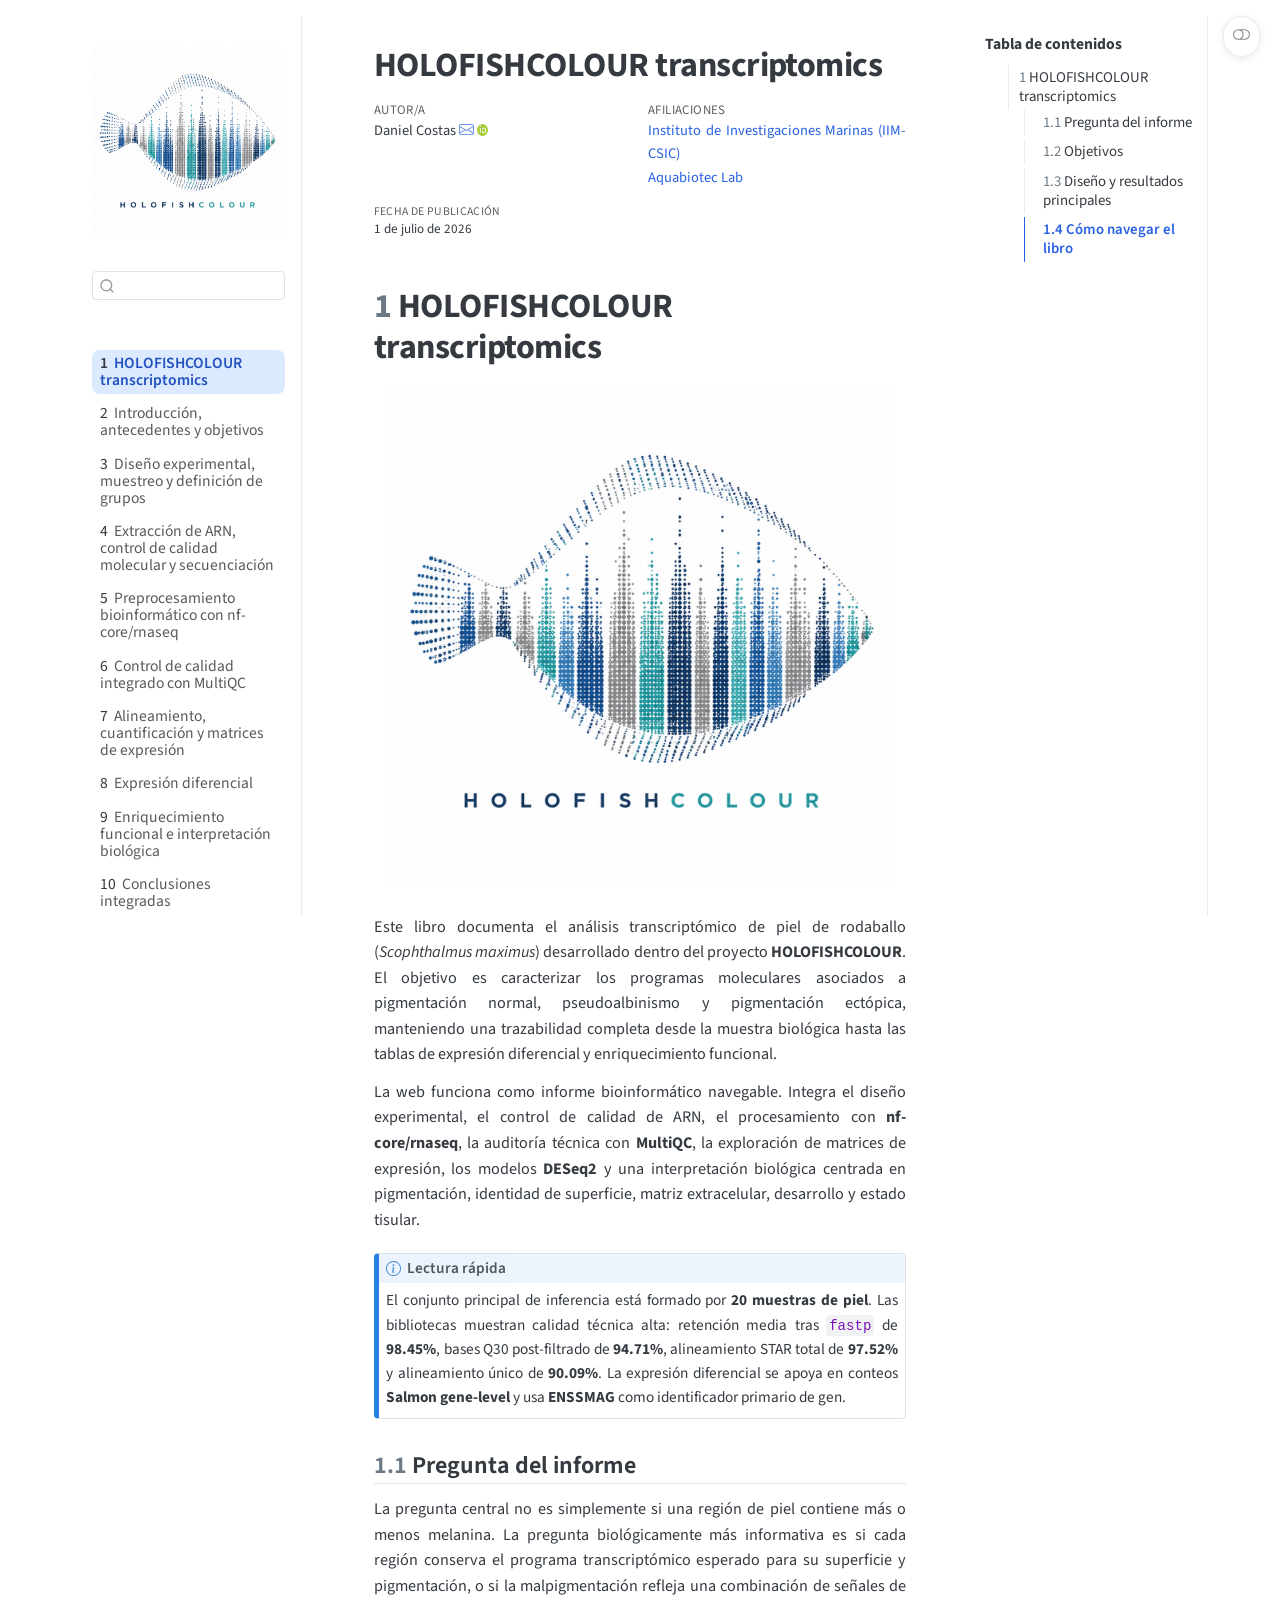
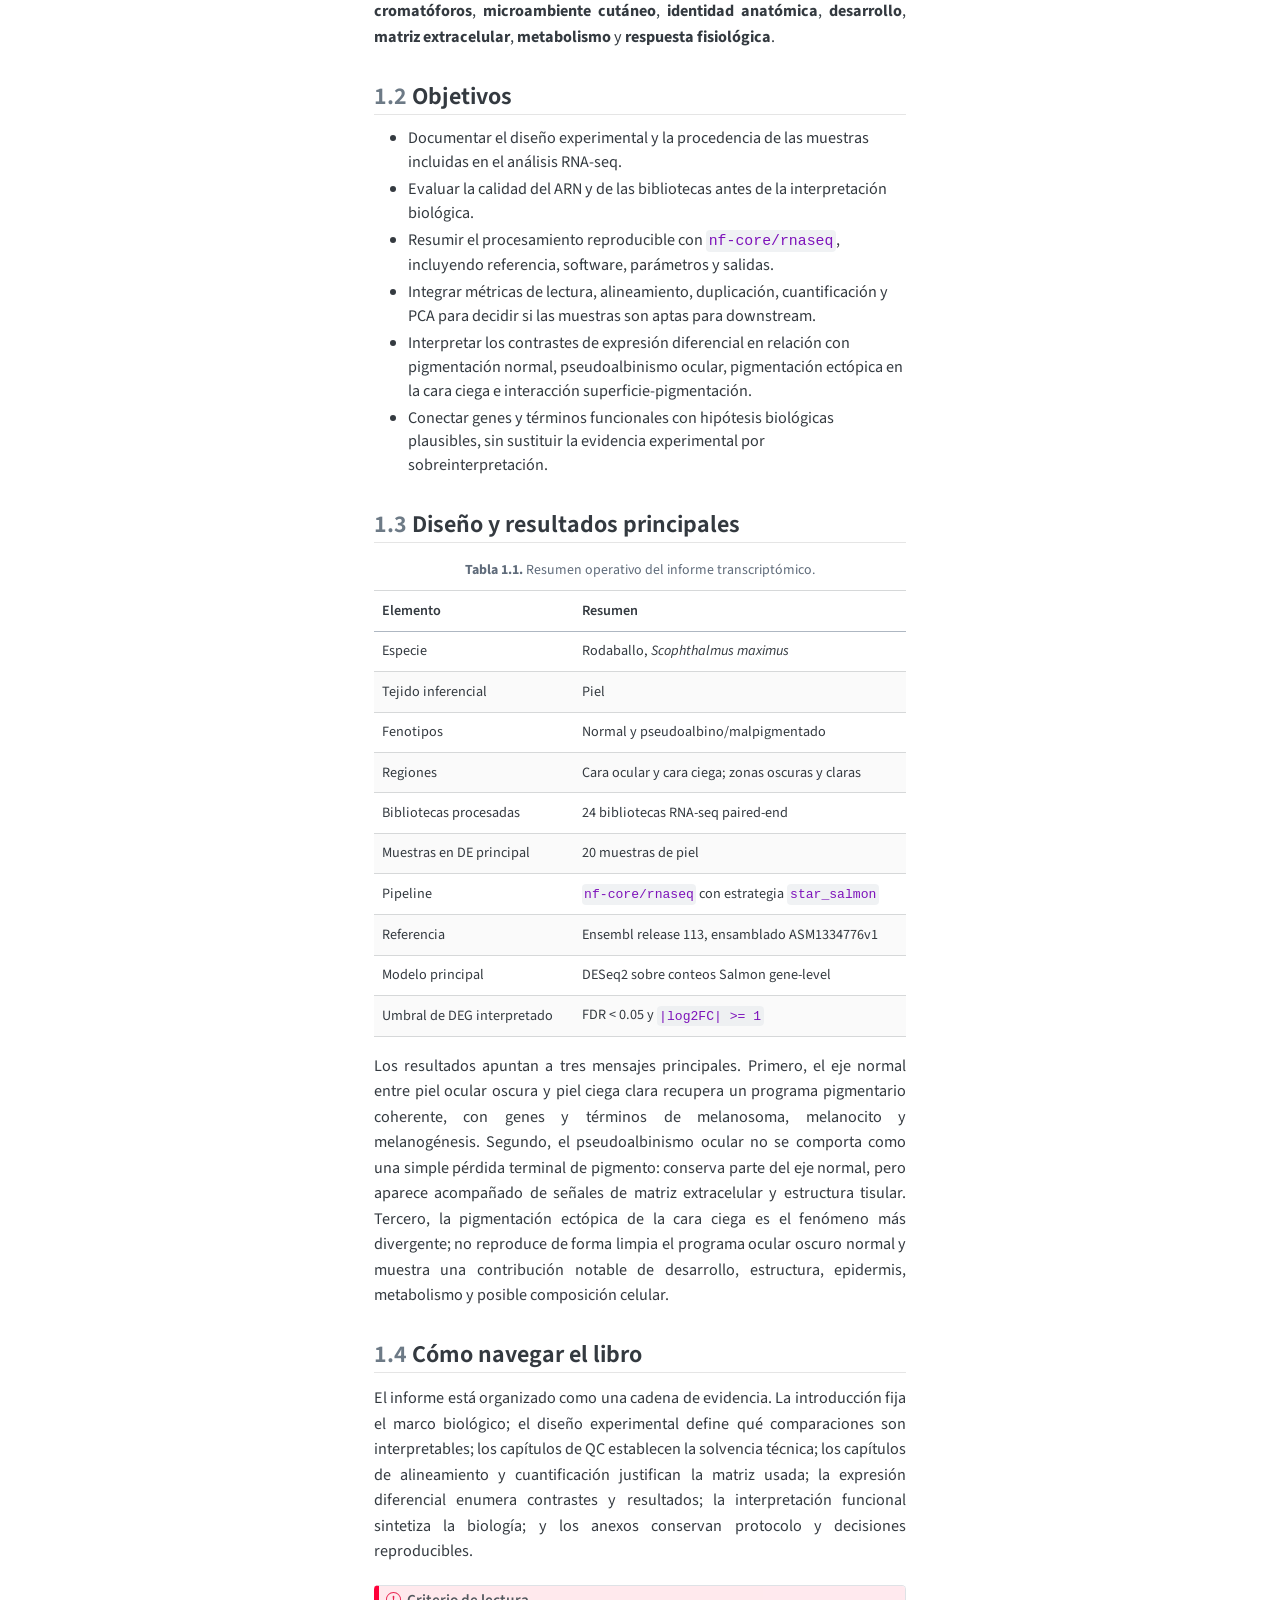
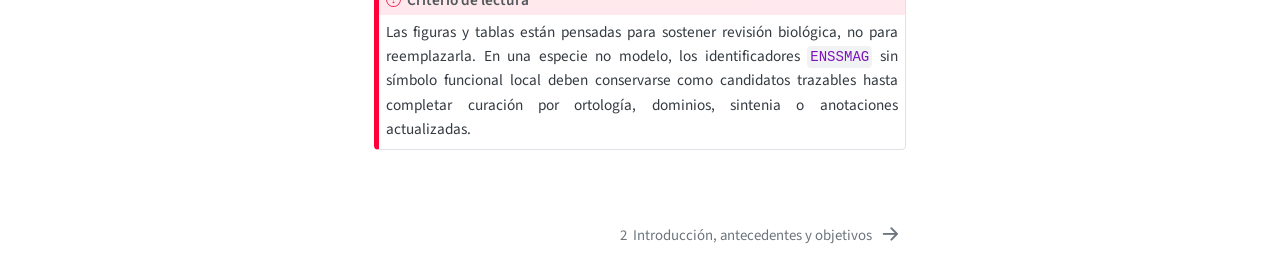
<file: docs/index.html>
<!DOCTYPE html>
<html xmlns="http://www.w3.org/1999/xhtml" lang="es" xml:lang="es"><head>

<meta charset="utf-8">
<meta name="generator" content="quarto-1.8.27">

<meta name="viewport" content="width=device-width, initial-scale=1.0, user-scalable=yes">

<meta name="author" content="Daniel Costas">

<title>HOLOFISHCOLOUR transcriptomics</title>
<style>
code{white-space: pre-wrap;}
span.smallcaps{font-variant: small-caps;}
div.columns{display: flex; gap: min(4vw, 1.5em);}
div.column{flex: auto; overflow-x: auto;}
div.hanging-indent{margin-left: 1.5em; text-indent: -1.5em;}
ul.task-list{list-style: none;}
ul.task-list li input[type="checkbox"] {
  width: 0.8em;
  margin: 0 0.8em 0.2em -1em; /* quarto-specific, see https://github.com/quarto-dev/quarto-cli/issues/4556 */ 
  vertical-align: middle;
}
</style>


<script src="site_libs/quarto-nav/quarto-nav.js"></script>
<script src="site_libs/quarto-nav/headroom.min.js"></script>
<script src="site_libs/clipboard/clipboard.min.js"></script>
<script src="site_libs/quarto-search/autocomplete.umd.js"></script>
<script src="site_libs/quarto-search/fuse.min.js"></script>
<script src="site_libs/quarto-search/quarto-search.js"></script>
<meta name="quarto:offset" content="./">
<link href="./chapters/01_intro.html" rel="next">
<script src="site_libs/quarto-html/quarto.js" type="module"></script>
<script src="site_libs/quarto-html/tabsets/tabsets.js" type="module"></script>
<script src="site_libs/quarto-html/axe/axe-check.js" type="module"></script>
<script src="site_libs/quarto-html/popper.min.js"></script>
<script src="site_libs/quarto-html/tippy.umd.min.js"></script>
<script src="site_libs/quarto-html/anchor.min.js"></script>
<link href="site_libs/quarto-html/tippy.css" rel="stylesheet">
<link href="site_libs/quarto-html/quarto-syntax-highlighting-ed96de9b727972fe78a7b5d16c58bf87.css" rel="stylesheet" class="quarto-color-scheme" id="quarto-text-highlighting-styles">
<link href="site_libs/quarto-html/quarto-syntax-highlighting-dark-4d9afe2b8d18ee9fa5d0d57b5ed4214d.css" rel="stylesheet" class="quarto-color-scheme quarto-color-alternate" id="quarto-text-highlighting-styles">
<link href="site_libs/quarto-html/quarto-syntax-highlighting-ed96de9b727972fe78a7b5d16c58bf87.css" rel="stylesheet" class="quarto-color-scheme-extra" id="quarto-text-highlighting-styles">
<script src="site_libs/bootstrap/bootstrap.min.js"></script>
<link href="site_libs/bootstrap/bootstrap-icons.css" rel="stylesheet">
<link href="site_libs/bootstrap/bootstrap-0dd2bd5de344125cf763a379ddc3eb04.min.css" rel="stylesheet" append-hash="true" class="quarto-color-scheme" id="quarto-bootstrap" data-mode="light">
<link href="site_libs/bootstrap/bootstrap-dark-7e34ecb6a0e7991f0346b0751d4a7c3f.min.css" rel="stylesheet" append-hash="true" class="quarto-color-scheme quarto-color-alternate" id="quarto-bootstrap" data-mode="dark">
<link href="site_libs/bootstrap/bootstrap-0dd2bd5de344125cf763a379ddc3eb04.min.css" rel="stylesheet" append-hash="true" class="quarto-color-scheme-extra" id="quarto-bootstrap" data-mode="light">
<script id="quarto-search-options" type="application/json">{
  "location": "sidebar",
  "copy-button": false,
  "collapse-after": 3,
  "panel-placement": "start",
  "type": "textbox",
  "limit": 50,
  "keyboard-shortcut": [
    "f",
    "/",
    "s"
  ],
  "show-item-context": false,
  "language": {
    "search-no-results-text": "No se han encontrado resultados",
    "search-matching-documents-text": "documentos encontrados",
    "search-copy-link-title": "Copiar el enlace en la búsqueda",
    "search-hide-matches-text": "Ocultar resultados adicionales",
    "search-more-match-text": "resultado adicional en este documento",
    "search-more-matches-text": "resultados adicionales en este documento",
    "search-clear-button-title": "Borrar",
    "search-text-placeholder": "",
    "search-detached-cancel-button-title": "Cancelar",
    "search-submit-button-title": "Enviar",
    "search-label": "Buscar"
  }
}</script>
<style>html{ scroll-behavior: smooth; }</style>


<link rel="stylesheet" href="styles.css">
</head>

<body class="nav-sidebar floating quarto-light"><script id="quarto-html-before-body" type="application/javascript">
    const toggleBodyColorMode = (bsSheetEl) => {
      const mode = bsSheetEl.getAttribute("data-mode");
      const bodyEl = window.document.querySelector("body");
      if (mode === "dark") {
        bodyEl.classList.add("quarto-dark");
        bodyEl.classList.remove("quarto-light");
      } else {
        bodyEl.classList.add("quarto-light");
        bodyEl.classList.remove("quarto-dark");
      }
    }
    const toggleBodyColorPrimary = () => {
      const bsSheetEl = window.document.querySelector("link#quarto-bootstrap:not([rel=disabled-stylesheet])");
      if (bsSheetEl) {
        toggleBodyColorMode(bsSheetEl);
      }
    }
    const setColorSchemeToggle = (alternate) => {
      const toggles = window.document.querySelectorAll('.quarto-color-scheme-toggle');
      for (let i=0; i < toggles.length; i++) {
        const toggle = toggles[i];
        if (toggle) {
          if (alternate) {
            toggle.classList.add("alternate");
          } else {
            toggle.classList.remove("alternate");
          }
        }
      }
    };
    const toggleColorMode = (alternate) => {
      // Switch the stylesheets
      const primaryStylesheets = window.document.querySelectorAll('link.quarto-color-scheme:not(.quarto-color-alternate)');
      const alternateStylesheets = window.document.querySelectorAll('link.quarto-color-scheme.quarto-color-alternate');
      manageTransitions('#quarto-margin-sidebar .nav-link', false);
      if (alternate) {
        // note: dark is layered on light, we don't disable primary!
        enableStylesheet(alternateStylesheets);
        for (const sheetNode of alternateStylesheets) {
          if (sheetNode.id === "quarto-bootstrap") {
            toggleBodyColorMode(sheetNode);
          }
        }
      } else {
        disableStylesheet(alternateStylesheets);
        enableStylesheet(primaryStylesheets)
        toggleBodyColorPrimary();
      }
      manageTransitions('#quarto-margin-sidebar .nav-link', true);
      // Switch the toggles
      setColorSchemeToggle(alternate)
      // Hack to workaround the fact that safari doesn't
      // properly recolor the scrollbar when toggling (#1455)
      if (navigator.userAgent.indexOf('Safari') > 0 && navigator.userAgent.indexOf('Chrome') == -1) {
        manageTransitions("body", false);
        window.scrollTo(0, 1);
        setTimeout(() => {
          window.scrollTo(0, 0);
          manageTransitions("body", true);
        }, 40);
      }
    }
    const disableStylesheet = (stylesheets) => {
      for (let i=0; i < stylesheets.length; i++) {
        const stylesheet = stylesheets[i];
        stylesheet.rel = 'disabled-stylesheet';
      }
    }
    const enableStylesheet = (stylesheets) => {
      for (let i=0; i < stylesheets.length; i++) {
        const stylesheet = stylesheets[i];
        if(stylesheet.rel !== 'stylesheet') { // for Chrome, which will still FOUC without this check
          stylesheet.rel = 'stylesheet';
        }
      }
    }
    const manageTransitions = (selector, allowTransitions) => {
      const els = window.document.querySelectorAll(selector);
      for (let i=0; i < els.length; i++) {
        const el = els[i];
        if (allowTransitions) {
          el.classList.remove('notransition');
        } else {
          el.classList.add('notransition');
        }
      }
    }
    const isFileUrl = () => {
      return window.location.protocol === 'file:';
    }
    const hasAlternateSentinel = () => {
      let styleSentinel = getColorSchemeSentinel();
      if (styleSentinel !== null) {
        return styleSentinel === "alternate";
      } else {
        return false;
      }
    }
    const setStyleSentinel = (alternate) => {
      const value = alternate ? "alternate" : "default";
      if (!isFileUrl()) {
        window.localStorage.setItem("quarto-color-scheme", value);
      } else {
        localAlternateSentinel = value;
      }
    }
    const getColorSchemeSentinel = () => {
      if (!isFileUrl()) {
        const storageValue = window.localStorage.getItem("quarto-color-scheme");
        return storageValue != null ? storageValue : localAlternateSentinel;
      } else {
        return localAlternateSentinel;
      }
    }
    const toggleGiscusIfUsed = (isAlternate, darkModeDefault) => {
      const baseTheme = document.querySelector('#giscus-base-theme')?.value ?? 'light';
      const alternateTheme = document.querySelector('#giscus-alt-theme')?.value ?? 'dark';
      let newTheme = '';
      if(authorPrefersDark) {
        newTheme = isAlternate ? baseTheme : alternateTheme;
      } else {
        newTheme = isAlternate ? alternateTheme : baseTheme;
      }
      const changeGiscusTheme = () => {
        // From: https://github.com/giscus/giscus/issues/336
        const sendMessage = (message) => {
          const iframe = document.querySelector('iframe.giscus-frame');
          if (!iframe) return;
          iframe.contentWindow.postMessage({ giscus: message }, 'https://giscus.app');
        }
        sendMessage({
          setConfig: {
            theme: newTheme
          }
        });
      }
      const isGiscussLoaded = window.document.querySelector('iframe.giscus-frame') !== null;
      if (isGiscussLoaded) {
        changeGiscusTheme();
      }
    };
    const authorPrefersDark = false;
    const darkModeDefault = authorPrefersDark;
      document.querySelector('link#quarto-text-highlighting-styles.quarto-color-scheme-extra').rel = 'disabled-stylesheet';
      document.querySelector('link#quarto-bootstrap.quarto-color-scheme-extra').rel = 'disabled-stylesheet';
    let localAlternateSentinel = darkModeDefault ? 'alternate' : 'default';
    // Dark / light mode switch
    window.quartoToggleColorScheme = () => {
      // Read the current dark / light value
      let toAlternate = !hasAlternateSentinel();
      toggleColorMode(toAlternate);
      setStyleSentinel(toAlternate);
      toggleGiscusIfUsed(toAlternate, darkModeDefault);
      window.dispatchEvent(new Event('resize'));
    };
    // Switch to dark mode if need be
    if (hasAlternateSentinel()) {
      toggleColorMode(true);
    } else {
      toggleColorMode(false);
    }
  </script>

<div id="quarto-search-results"></div>
  <header id="quarto-header" class="headroom fixed-top">
  <nav class="quarto-secondary-nav">
    <div class="container-fluid d-flex">
      <button type="button" class="quarto-btn-toggle btn" data-bs-toggle="collapse" role="button" data-bs-target=".quarto-sidebar-collapse-item" aria-controls="quarto-sidebar" aria-expanded="false" aria-label="Alternar barra lateral" onclick="if (window.quartoToggleHeadroom) { window.quartoToggleHeadroom(); }">
        <i class="bi bi-layout-text-sidebar-reverse"></i>
      </button>
        <nav class="quarto-page-breadcrumbs" aria-label="breadcrumb"><ol class="breadcrumb"><li class="breadcrumb-item"><a href="./index.html"><span class="chapter-number">1</span>&nbsp; <span class="chapter-title">HOLOFISHCOLOUR transcriptomics</span></a></li></ol></nav>
        <a class="flex-grow-1" role="navigation" data-bs-toggle="collapse" data-bs-target=".quarto-sidebar-collapse-item" aria-controls="quarto-sidebar" aria-expanded="false" aria-label="Alternar barra lateral" onclick="if (window.quartoToggleHeadroom) { window.quartoToggleHeadroom(); }">      
        </a>
      <button type="button" class="btn quarto-search-button" aria-label="Buscar" onclick="window.quartoOpenSearch();">
        <i class="bi bi-search"></i>
      </button>
    </div>
  </nav>
</header>
<!-- content -->
<div id="quarto-content" class="quarto-container page-columns page-rows-contents page-layout-article">
<!-- sidebar -->
  <nav id="quarto-sidebar" class="sidebar collapse collapse-horizontal quarto-sidebar-collapse-item sidebar-navigation floating overflow-auto">
    <div class="pt-lg-2 mt-2 text-left sidebar-header sidebar-header-stacked">
      <a href="index.html" class="sidebar-logo-link">
      <img src="./images/holofishcolour_manhattan_logo_2026.png" alt="HOLOFISHCOLOUR" class="sidebar-logo light-content py-0 d-lg-inline d-none">
      <img src="./images/holofishcolour_manhattan_logo_2026.png" alt="HOLOFISHCOLOUR" class="sidebar-logo dark-content py-0 d-lg-inline d-none">
      </a>
    <div class="sidebar-title mb-0 py-0">
      <a href="./">HOLOFISHCOLOUR transcriptomics</a> 
        <div class="sidebar-tools-main">
  <a href="" class="quarto-color-scheme-toggle quarto-navigation-tool  px-1" onclick="window.quartoToggleColorScheme(); return false;" title="Alternar modo oscuro"><i class="bi"></i></a>
</div>
    </div>
      </div>
        <div class="mt-2 flex-shrink-0 align-items-center">
        <div class="sidebar-search">
        <div id="quarto-search" class="" title="Buscar"></div>
        </div>
        </div>
    <div class="sidebar-menu-container"> 
    <ul class="list-unstyled mt-1">
        <li class="sidebar-item">
  <div class="sidebar-item-container"> 
  <a href="./index.html" class="sidebar-item-text sidebar-link active">
 <span class="menu-text"><span class="chapter-number">1</span>&nbsp; <span class="chapter-title">HOLOFISHCOLOUR transcriptomics</span></span></a>
  </div>
</li>
        <li class="sidebar-item">
  <div class="sidebar-item-container"> 
  <a href="./chapters/01_intro.html" class="sidebar-item-text sidebar-link">
 <span class="menu-text"><span class="chapter-number">2</span>&nbsp; <span class="chapter-title">Introducción, antecedentes y objetivos</span></span></a>
  </div>
</li>
        <li class="sidebar-item">
  <div class="sidebar-item-container"> 
  <a href="./chapters/02_exp_design.html" class="sidebar-item-text sidebar-link">
 <span class="menu-text"><span class="chapter-number">3</span>&nbsp; <span class="chapter-title">Diseño experimental, muestreo y definición de grupos</span></span></a>
  </div>
</li>
        <li class="sidebar-item">
  <div class="sidebar-item-container"> 
  <a href="./chapters/03_results.html" class="sidebar-item-text sidebar-link">
 <span class="menu-text"><span class="chapter-number">4</span>&nbsp; <span class="chapter-title">Extracción de ARN, control de calidad molecular y secuenciación</span></span></a>
  </div>
</li>
        <li class="sidebar-item">
  <div class="sidebar-item-container"> 
  <a href="./chapters/02_methods_nfcore.html" class="sidebar-item-text sidebar-link">
 <span class="menu-text"><span class="chapter-number">5</span>&nbsp; <span class="chapter-title">Preprocesamiento bioinformático con nf-core/rnaseq</span></span></a>
  </div>
</li>
        <li class="sidebar-item">
  <div class="sidebar-item-container"> 
  <a href="./chapters/03_qc_multiqc.html" class="sidebar-item-text sidebar-link">
 <span class="menu-text"><span class="chapter-number">6</span>&nbsp; <span class="chapter-title">Control de calidad integrado con MultiQC</span></span></a>
  </div>
</li>
        <li class="sidebar-item">
  <div class="sidebar-item-container"> 
  <a href="./chapters/04_alignment_quant.html" class="sidebar-item-text sidebar-link">
 <span class="menu-text"><span class="chapter-number">7</span>&nbsp; <span class="chapter-title">Alineamiento, cuantificación y matrices de expresión</span></span></a>
  </div>
</li>
        <li class="sidebar-item">
  <div class="sidebar-item-container"> 
  <a href="./chapters/05_differential_expression.html" class="sidebar-item-text sidebar-link">
 <span class="menu-text"><span class="chapter-number">8</span>&nbsp; <span class="chapter-title">Expresión diferencial</span></span></a>
  </div>
</li>
        <li class="sidebar-item">
  <div class="sidebar-item-container"> 
  <a href="./chapters/06_functional_interpretation.html" class="sidebar-item-text sidebar-link">
 <span class="menu-text"><span class="chapter-number">9</span>&nbsp; <span class="chapter-title">Enriquecimiento funcional e interpretación biológica</span></span></a>
  </div>
</li>
        <li class="sidebar-item">
  <div class="sidebar-item-container"> 
  <a href="./chapters/07_conclusions.html" class="sidebar-item-text sidebar-link">
 <span class="menu-text"><span class="chapter-number">10</span>&nbsp; <span class="chapter-title">Conclusiones integradas</span></span></a>
  </div>
</li>
        <li class="sidebar-item sidebar-item-section">
      <div class="sidebar-item-container"> 
            <a class="sidebar-item-text sidebar-link text-start" data-bs-toggle="collapse" data-bs-target="#quarto-sidebar-section-1" role="navigation" aria-expanded="true">
 <span class="menu-text">Apéndices</span></a>
          <a class="sidebar-item-toggle text-start" data-bs-toggle="collapse" data-bs-target="#quarto-sidebar-section-1" role="navigation" aria-expanded="true" aria-label="Alternar sección">
            <i class="bi bi-chevron-right ms-2"></i>
          </a> 
      </div>
      <ul id="quarto-sidebar-section-1" class="collapse list-unstyled sidebar-section depth1 show">  
          <li class="sidebar-item">
  <div class="sidebar-item-container"> 
  <a href="./appendices/rna_extraction_protocol.html" class="sidebar-item-text sidebar-link">
 <span class="menu-text"><span class="chapter-number">A</span>&nbsp; <span class="chapter-title">Protocolo de extracción de ARN con TRIzol y columnas Phase Lock Gel Heavy</span></span></a>
  </div>
</li>
          <li class="sidebar-item">
  <div class="sidebar-item-container"> 
  <a href="./appendices/reproducibility.html" class="sidebar-item-text sidebar-link">
 <span class="menu-text"><span class="chapter-number">B</span>&nbsp; <span class="chapter-title">Reproducibilidad y decisiones analíticas</span></span></a>
  </div>
</li>
      </ul>
  </li>
    </ul>
    </div>
</nav>
<div id="quarto-sidebar-glass" class="quarto-sidebar-collapse-item" data-bs-toggle="collapse" data-bs-target=".quarto-sidebar-collapse-item"></div>
<!-- margin-sidebar -->
    <div id="quarto-margin-sidebar" class="sidebar margin-sidebar">
        <nav id="TOC" role="doc-toc" class="toc-active">
    <h2 id="toc-title">Tabla de contenidos</h2>
   
  <ul>
  <li><a href="#holofishcolour-transcriptomics" id="toc-holofishcolour-transcriptomics" class="nav-link active" data-scroll-target="#holofishcolour-transcriptomics"><span class="header-section-number">1</span> HOLOFISHCOLOUR transcriptomics</a>
  <ul class="collapse">
  <li><a href="#pregunta-del-informe" id="toc-pregunta-del-informe" class="nav-link" data-scroll-target="#pregunta-del-informe"><span class="header-section-number">1.1</span> Pregunta del informe</a></li>
  <li><a href="#objetivos" id="toc-objetivos" class="nav-link" data-scroll-target="#objetivos"><span class="header-section-number">1.2</span> Objetivos</a></li>
  <li><a href="#diseño-y-resultados-principales" id="toc-diseño-y-resultados-principales" class="nav-link" data-scroll-target="#diseño-y-resultados-principales"><span class="header-section-number">1.3</span> Diseño y resultados principales</a></li>
  <li><a href="#cómo-navegar-el-libro" id="toc-cómo-navegar-el-libro" class="nav-link" data-scroll-target="#cómo-navegar-el-libro"><span class="header-section-number">1.4</span> Cómo navegar el libro</a></li>
  </ul></li>
  </ul>
</nav>
    </div>
<!-- main -->
<main class="content" id="quarto-document-content">


<header id="title-block-header" class="quarto-title-block default">
<div class="quarto-title">
<h1 class="title">HOLOFISHCOLOUR transcriptomics</h1>
</div>


<div class="quarto-title-meta-author">
  <div class="quarto-title-meta-heading">Autor/a</div>
  <div class="quarto-title-meta-heading">Afiliaciones</div>
  
    <div class="quarto-title-meta-contents">
    <p class="author">Daniel Costas <a href="mailto:daniel.costas.imbernon@gmail.com" class="quarto-title-author-email"><i class="bi bi-envelope"></i></a> <a href="https://orcid.org/0000-0003-4384-8469" class="quarto-title-author-orcid"> <img src="[data-uri]"></a></p>
  </div>
  <div class="quarto-title-meta-contents">
        <p class="affiliation">
            <a href="https://www.iim.csic.es">
            Instituto de Investigaciones Marinas (IIM-CSIC)
            </a>
          </p>
        <p class="affiliation">
            <a href="https://acuabiotec.csic.es">
            Aquabiotec Lab
            </a>
          </p>
      </div>
  </div>

<div class="quarto-title-meta">

      
    <div>
    <div class="quarto-title-meta-heading">Fecha de publicación</div>
    <div class="quarto-title-meta-contents">
      <p class="date">1 de julio de 2026</p>
    </div>
  </div>
  
    
  </div>
  


</header>


<section id="holofishcolour-transcriptomics" class="level1" data-number="1">
<h1 data-number="1"><span class="header-section-number">1</span> HOLOFISHCOLOUR transcriptomics</h1>
<div class="project-brand">
<p><img src="images/holofishcolour_manhattan_logo_2026.png" class="project-logo nolightbox img-fluid" alt="Logotipo oficial de HOLOFISHCOLOUR"></p>
</div>
<p>Este libro documenta el análisis transcriptómico de piel de rodaballo (<em>Scophthalmus maximus</em>) desarrollado dentro del proyecto <strong>HOLOFISHCOLOUR</strong>. El objetivo es caracterizar los programas moleculares asociados a pigmentación normal, pseudoalbinismo y pigmentación ectópica, manteniendo una trazabilidad completa desde la muestra biológica hasta las tablas de expresión diferencial y enriquecimiento funcional.</p>
<p>La web funciona como informe bioinformático navegable. Integra el diseño experimental, el control de calidad de ARN, el procesamiento con <strong>nf-core/rnaseq</strong>, la auditoría técnica con <strong>MultiQC</strong>, la exploración de matrices de expresión, los modelos <strong>DESeq2</strong> y una interpretación biológica centrada en pigmentación, identidad de superficie, matriz extracelular, desarrollo y estado tisular.</p>
<div class="callout callout-style-default callout-note callout-titled" title="Lectura rápida">
<div class="callout-header d-flex align-content-center">
<div class="callout-icon-container">
<i class="callout-icon"></i>
</div>
<div class="callout-title-container flex-fill">
<span class="screen-reader-only">Nota</span>Lectura rápida
</div>
</div>
<div class="callout-body-container callout-body">
<p>El conjunto principal de inferencia está formado por <strong>20 muestras de piel</strong>. Las bibliotecas muestran calidad técnica alta: retención media tras <code>fastp</code> de <strong>98.45%</strong>, bases Q30 post-filtrado de <strong>94.71%</strong>, alineamiento STAR total de <strong>97.52%</strong> y alineamiento único de <strong>90.09%</strong>. La expresión diferencial se apoya en conteos <strong>Salmon gene-level</strong> y usa <strong>ENSSMAG</strong> como identificador primario de gen.</p>
</div>
</div>
<section id="pregunta-del-informe" class="level2" data-number="1.1">
<h2 data-number="1.1" class="anchored" data-anchor-id="pregunta-del-informe"><span class="header-section-number">1.1</span> Pregunta del informe</h2>
<p>La pregunta central no es simplemente si una región de piel contiene más o menos melanina. La pregunta biológicamente más informativa es si cada región conserva el programa transcriptómico esperado para su superficie y pigmentación, o si la malpigmentación refleja una combinación de señales de <strong>cromatóforos</strong>, <strong>microambiente cutáneo</strong>, <strong>identidad anatómica</strong>, <strong>desarrollo</strong>, <strong>matriz extracelular</strong>, <strong>metabolismo</strong> y <strong>respuesta fisiológica</strong>.</p>
</section>
<section id="objetivos" class="level2" data-number="1.2">
<h2 data-number="1.2" class="anchored" data-anchor-id="objetivos"><span class="header-section-number">1.2</span> Objetivos</h2>
<ul>
<li>Documentar el diseño experimental y la procedencia de las muestras incluidas en el análisis RNA-seq.</li>
<li>Evaluar la calidad del ARN y de las bibliotecas antes de la interpretación biológica.</li>
<li>Resumir el procesamiento reproducible con <code>nf-core/rnaseq</code>, incluyendo referencia, software, parámetros y salidas.</li>
<li>Integrar métricas de lectura, alineamiento, duplicación, cuantificación y PCA para decidir si las muestras son aptas para downstream.</li>
<li>Interpretar los contrastes de expresión diferencial en relación con pigmentación normal, pseudoalbinismo ocular, pigmentación ectópica en la cara ciega e interacción superficie-pigmentación.</li>
<li>Conectar genes y términos funcionales con hipótesis biológicas plausibles, sin sustituir la evidencia experimental por sobreinterpretación.</li>
</ul>
</section>
<section id="diseño-y-resultados-principales" class="level2" data-number="1.3">
<h2 data-number="1.3" class="anchored" data-anchor-id="diseño-y-resultados-principales"><span class="header-section-number">1.3</span> Diseño y resultados principales</h2>
<div id="tbl-index-summary" class="quarto-float quarto-figure quarto-figure-center anchored">
<figure class="quarto-float quarto-float-tbl figure">
<figcaption class="quarto-float-caption-top quarto-float-caption quarto-float-tbl" id="tbl-index-summary-caption-0ceaefa1-69ba-4598-a22c-09a6ac19f8ca">
<strong>Tabla&nbsp;1.1.</strong> Resumen operativo del informe transcriptómico.
</figcaption>
<div aria-describedby="tbl-index-summary-caption-0ceaefa1-69ba-4598-a22c-09a6ac19f8ca">
<table class="caption-top table">
<thead>
<tr class="header">
<th style="text-align: left;">Elemento</th>
<th style="text-align: left;">Resumen</th>
</tr>
</thead>
<tbody>
<tr class="odd">
<td style="text-align: left;">Especie</td>
<td style="text-align: left;">Rodaballo, <em>Scophthalmus maximus</em></td>
</tr>
<tr class="even">
<td style="text-align: left;">Tejido inferencial</td>
<td style="text-align: left;">Piel</td>
</tr>
<tr class="odd">
<td style="text-align: left;">Fenotipos</td>
<td style="text-align: left;">Normal y pseudoalbino/malpigmentado</td>
</tr>
<tr class="even">
<td style="text-align: left;">Regiones</td>
<td style="text-align: left;">Cara ocular y cara ciega; zonas oscuras y claras</td>
</tr>
<tr class="odd">
<td style="text-align: left;">Bibliotecas procesadas</td>
<td style="text-align: left;">24 bibliotecas RNA-seq paired-end</td>
</tr>
<tr class="even">
<td style="text-align: left;">Muestras en DE principal</td>
<td style="text-align: left;">20 muestras de piel</td>
</tr>
<tr class="odd">
<td style="text-align: left;">Pipeline</td>
<td style="text-align: left;"><code>nf-core/rnaseq</code> con estrategia <code>star_salmon</code></td>
</tr>
<tr class="even">
<td style="text-align: left;">Referencia</td>
<td style="text-align: left;">Ensembl release 113, ensamblado ASM1334776v1</td>
</tr>
<tr class="odd">
<td style="text-align: left;">Modelo principal</td>
<td style="text-align: left;">DESeq2 sobre conteos Salmon gene-level</td>
</tr>
<tr class="even">
<td style="text-align: left;">Umbral de DEG interpretado</td>
<td style="text-align: left;">FDR &lt; 0.05 y <code>|log2FC| &gt;= 1</code></td>
</tr>
</tbody>
</table>
</div>
</figure>
</div>
<p>Los resultados apuntan a tres mensajes principales. Primero, el eje normal entre piel ocular oscura y piel ciega clara recupera un programa pigmentario coherente, con genes y términos de melanosoma, melanocito y melanogénesis. Segundo, el pseudoalbinismo ocular no se comporta como una simple pérdida terminal de pigmento: conserva parte del eje normal, pero aparece acompañado de señales de matriz extracelular y estructura tisular. Tercero, la pigmentación ectópica de la cara ciega es el fenómeno más divergente; no reproduce de forma limpia el programa ocular oscuro normal y muestra una contribución notable de desarrollo, estructura, epidermis, metabolismo y posible composición celular.</p>
</section>
<section id="cómo-navegar-el-libro" class="level2" data-number="1.4">
<h2 data-number="1.4" class="anchored" data-anchor-id="cómo-navegar-el-libro"><span class="header-section-number">1.4</span> Cómo navegar el libro</h2>
<p>El informe está organizado como una cadena de evidencia. La introducción fija el marco biológico; el diseño experimental define qué comparaciones son interpretables; los capítulos de QC establecen la solvencia técnica; los capítulos de alineamiento y cuantificación justifican la matriz usada; la expresión diferencial enumera contrastes y resultados; la interpretación funcional sintetiza la biología; y los anexos conservan protocolo y decisiones reproducibles.</p>
<div class="callout callout-style-default callout-important callout-titled" title="Criterio de lectura">
<div class="callout-header d-flex align-content-center">
<div class="callout-icon-container">
<i class="callout-icon"></i>
</div>
<div class="callout-title-container flex-fill">
<span class="screen-reader-only">Importante</span>Criterio de lectura
</div>
</div>
<div class="callout-body-container callout-body">
<p>Las figuras y tablas están pensadas para sostener revisión biológica, no para reemplazarla. En una especie no modelo, los identificadores <code>ENSSMAG</code> sin símbolo funcional local deben conservarse como candidatos trazables hasta completar curación por ortología, dominios, sintenia o anotaciones actualizadas.</p>
</div>
</div>


</section>
</section>

</main> <!-- /main -->
<script id="quarto-html-after-body" type="application/javascript">
  window.document.addEventListener("DOMContentLoaded", function (event) {
    // Ensure there is a toggle, if there isn't float one in the top right
    if (window.document.querySelector('.quarto-color-scheme-toggle') === null) {
      const a = window.document.createElement('a');
      a.classList.add('top-right');
      a.classList.add('quarto-color-scheme-toggle');
      a.href = "";
      a.onclick = function() { try { window.quartoToggleColorScheme(); } catch {} return false; };
      const i = window.document.createElement("i");
      i.classList.add('bi');
      a.appendChild(i);
      window.document.body.appendChild(a);
    }
    setColorSchemeToggle(hasAlternateSentinel())
    const icon = "";
    const anchorJS = new window.AnchorJS();
    anchorJS.options = {
      placement: 'right',
      icon: icon
    };
    anchorJS.add('.anchored');
    const isCodeAnnotation = (el) => {
      for (const clz of el.classList) {
        if (clz.startsWith('code-annotation-')) {                     
          return true;
        }
      }
      return false;
    }
    const onCopySuccess = function(e) {
      // button target
      const button = e.trigger;
      // don't keep focus
      button.blur();
      // flash "checked"
      button.classList.add('code-copy-button-checked');
      var currentTitle = button.getAttribute("title");
      button.setAttribute("title", "Copiado");
      let tooltip;
      if (window.bootstrap) {
        button.setAttribute("data-bs-toggle", "tooltip");
        button.setAttribute("data-bs-placement", "left");
        button.setAttribute("data-bs-title", "Copiado");
        tooltip = new bootstrap.Tooltip(button, 
          { trigger: "manual", 
            customClass: "code-copy-button-tooltip",
            offset: [0, -8]});
        tooltip.show();    
      }
      setTimeout(function() {
        if (tooltip) {
          tooltip.hide();
          button.removeAttribute("data-bs-title");
          button.removeAttribute("data-bs-toggle");
          button.removeAttribute("data-bs-placement");
        }
        button.setAttribute("title", currentTitle);
        button.classList.remove('code-copy-button-checked');
      }, 1000);
      // clear code selection
      e.clearSelection();
    }
    const getTextToCopy = function(trigger) {
      const outerScaffold = trigger.parentElement.cloneNode(true);
      const codeEl = outerScaffold.querySelector('code');
      for (const childEl of codeEl.children) {
        if (isCodeAnnotation(childEl)) {
          childEl.remove();
        }
      }
      return codeEl.innerText;
    }
    const clipboard = new window.ClipboardJS('.code-copy-button:not([data-in-quarto-modal])', {
      text: getTextToCopy
    });
    clipboard.on('success', onCopySuccess);
    if (window.document.getElementById('quarto-embedded-source-code-modal')) {
      const clipboardModal = new window.ClipboardJS('.code-copy-button[data-in-quarto-modal]', {
        text: getTextToCopy,
        container: window.document.getElementById('quarto-embedded-source-code-modal')
      });
      clipboardModal.on('success', onCopySuccess);
    }
      var localhostRegex = new RegExp(/^(?:http|https):\/\/localhost\:?[0-9]*\//);
      var mailtoRegex = new RegExp(/^mailto:/);
        var filterRegex = new RegExp("https:\/\/dcosimber\.github\.io\/Transcriptomics\/");
      var isInternal = (href) => {
          return filterRegex.test(href) || localhostRegex.test(href) || mailtoRegex.test(href);
      }
      // Inspect non-navigation links and adorn them if external
     var links = window.document.querySelectorAll('a[href]:not(.nav-link):not(.navbar-brand):not(.toc-action):not(.sidebar-link):not(.sidebar-item-toggle):not(.pagination-link):not(.no-external):not([aria-hidden]):not(.dropdown-item):not(.quarto-navigation-tool):not(.about-link)');
      for (var i=0; i<links.length; i++) {
        const link = links[i];
        if (!isInternal(link.href)) {
          // undo the damage that might have been done by quarto-nav.js in the case of
          // links that we want to consider external
          if (link.dataset.originalHref !== undefined) {
            link.href = link.dataset.originalHref;
          }
            // target, if specified
            link.setAttribute("target", "_blank");
            if (link.getAttribute("rel") === null) {
              link.setAttribute("rel", "noopener");
            }
        }
      }
    function tippyHover(el, contentFn, onTriggerFn, onUntriggerFn) {
      const config = {
        allowHTML: true,
        maxWidth: 500,
        delay: 100,
        arrow: false,
        appendTo: function(el) {
            return el.parentElement;
        },
        interactive: true,
        interactiveBorder: 10,
        theme: 'quarto',
        placement: 'bottom-start',
      };
      if (contentFn) {
        config.content = contentFn;
      }
      if (onTriggerFn) {
        config.onTrigger = onTriggerFn;
      }
      if (onUntriggerFn) {
        config.onUntrigger = onUntriggerFn;
      }
      window.tippy(el, config); 
    }
    const noterefs = window.document.querySelectorAll('a[role="doc-noteref"]');
    for (var i=0; i<noterefs.length; i++) {
      const ref = noterefs[i];
      tippyHover(ref, function() {
        // use id or data attribute instead here
        let href = ref.getAttribute('data-footnote-href') || ref.getAttribute('href');
        try { href = new URL(href).hash; } catch {}
        const id = href.replace(/^#\/?/, "");
        const note = window.document.getElementById(id);
        if (note) {
          return note.innerHTML;
        } else {
          return "";
        }
      });
    }
    const xrefs = window.document.querySelectorAll('a.quarto-xref');
    const processXRef = (id, note) => {
      // Strip column container classes
      const stripColumnClz = (el) => {
        el.classList.remove("page-full", "page-columns");
        if (el.children) {
          for (const child of el.children) {
            stripColumnClz(child);
          }
        }
      }
      stripColumnClz(note)
      if (id === null || id.startsWith('sec-')) {
        // Special case sections, only their first couple elements
        const container = document.createElement("div");
        if (note.children && note.children.length > 2) {
          container.appendChild(note.children[0].cloneNode(true));
          for (let i = 1; i < note.children.length; i++) {
            const child = note.children[i];
            if (child.tagName === "P" && child.innerText === "") {
              continue;
            } else {
              container.appendChild(child.cloneNode(true));
              break;
            }
          }
          if (window.Quarto?.typesetMath) {
            window.Quarto.typesetMath(container);
          }
          return container.innerHTML
        } else {
          if (window.Quarto?.typesetMath) {
            window.Quarto.typesetMath(note);
          }
          return note.innerHTML;
        }
      } else {
        // Remove any anchor links if they are present
        const anchorLink = note.querySelector('a.anchorjs-link');
        if (anchorLink) {
          anchorLink.remove();
        }
        if (window.Quarto?.typesetMath) {
          window.Quarto.typesetMath(note);
        }
        if (note.classList.contains("callout")) {
          return note.outerHTML;
        } else {
          return note.innerHTML;
        }
      }
    }
    for (var i=0; i<xrefs.length; i++) {
      const xref = xrefs[i];
      tippyHover(xref, undefined, function(instance) {
        instance.disable();
        let url = xref.getAttribute('href');
        let hash = undefined; 
        if (url.startsWith('#')) {
          hash = url;
        } else {
          try { hash = new URL(url).hash; } catch {}
        }
        if (hash) {
          const id = hash.replace(/^#\/?/, "");
          const note = window.document.getElementById(id);
          if (note !== null) {
            try {
              const html = processXRef(id, note.cloneNode(true));
              instance.setContent(html);
            } finally {
              instance.enable();
              instance.show();
            }
          } else {
            // See if we can fetch this
            fetch(url.split('#')[0])
            .then(res => res.text())
            .then(html => {
              const parser = new DOMParser();
              const htmlDoc = parser.parseFromString(html, "text/html");
              const note = htmlDoc.getElementById(id);
              if (note !== null) {
                const html = processXRef(id, note);
                instance.setContent(html);
              } 
            }).finally(() => {
              instance.enable();
              instance.show();
            });
          }
        } else {
          // See if we can fetch a full url (with no hash to target)
          // This is a special case and we should probably do some content thinning / targeting
          fetch(url)
          .then(res => res.text())
          .then(html => {
            const parser = new DOMParser();
            const htmlDoc = parser.parseFromString(html, "text/html");
            const note = htmlDoc.querySelector('main.content');
            if (note !== null) {
              // This should only happen for chapter cross references
              // (since there is no id in the URL)
              // remove the first header
              if (note.children.length > 0 && note.children[0].tagName === "HEADER") {
                note.children[0].remove();
              }
              const html = processXRef(null, note);
              instance.setContent(html);
            } 
          }).finally(() => {
            instance.enable();
            instance.show();
          });
        }
      }, function(instance) {
      });
    }
        let selectedAnnoteEl;
        const selectorForAnnotation = ( cell, annotation) => {
          let cellAttr = 'data-code-cell="' + cell + '"';
          let lineAttr = 'data-code-annotation="' +  annotation + '"';
          const selector = 'span[' + cellAttr + '][' + lineAttr + ']';
          return selector;
        }
        const selectCodeLines = (annoteEl) => {
          const doc = window.document;
          const targetCell = annoteEl.getAttribute("data-target-cell");
          const targetAnnotation = annoteEl.getAttribute("data-target-annotation");
          const annoteSpan = window.document.querySelector(selectorForAnnotation(targetCell, targetAnnotation));
          const lines = annoteSpan.getAttribute("data-code-lines").split(",");
          const lineIds = lines.map((line) => {
            return targetCell + "-" + line;
          })
          let top = null;
          let height = null;
          let parent = null;
          if (lineIds.length > 0) {
              //compute the position of the single el (top and bottom and make a div)
              const el = window.document.getElementById(lineIds[0]);
              top = el.offsetTop;
              height = el.offsetHeight;
              parent = el.parentElement.parentElement;
            if (lineIds.length > 1) {
              const lastEl = window.document.getElementById(lineIds[lineIds.length - 1]);
              const bottom = lastEl.offsetTop + lastEl.offsetHeight;
              height = bottom - top;
            }
            if (top !== null && height !== null && parent !== null) {
              // cook up a div (if necessary) and position it 
              let div = window.document.getElementById("code-annotation-line-highlight");
              if (div === null) {
                div = window.document.createElement("div");
                div.setAttribute("id", "code-annotation-line-highlight");
                div.style.position = 'absolute';
                parent.appendChild(div);
              }
              div.style.top = top - 2 + "px";
              div.style.height = height + 4 + "px";
              div.style.left = 0;
              let gutterDiv = window.document.getElementById("code-annotation-line-highlight-gutter");
              if (gutterDiv === null) {
                gutterDiv = window.document.createElement("div");
                gutterDiv.setAttribute("id", "code-annotation-line-highlight-gutter");
                gutterDiv.style.position = 'absolute';
                const codeCell = window.document.getElementById(targetCell);
                const gutter = codeCell.querySelector('.code-annotation-gutter');
                gutter.appendChild(gutterDiv);
              }
              gutterDiv.style.top = top - 2 + "px";
              gutterDiv.style.height = height + 4 + "px";
            }
            selectedAnnoteEl = annoteEl;
          }
        };
        const unselectCodeLines = () => {
          const elementsIds = ["code-annotation-line-highlight", "code-annotation-line-highlight-gutter"];
          elementsIds.forEach((elId) => {
            const div = window.document.getElementById(elId);
            if (div) {
              div.remove();
            }
          });
          selectedAnnoteEl = undefined;
        };
          // Handle positioning of the toggle
      window.addEventListener(
        "resize",
        throttle(() => {
          elRect = undefined;
          if (selectedAnnoteEl) {
            selectCodeLines(selectedAnnoteEl);
          }
        }, 10)
      );
      function throttle(fn, ms) {
      let throttle = false;
      let timer;
        return (...args) => {
          if(!throttle) { // first call gets through
              fn.apply(this, args);
              throttle = true;
          } else { // all the others get throttled
              if(timer) clearTimeout(timer); // cancel #2
              timer = setTimeout(() => {
                fn.apply(this, args);
                timer = throttle = false;
              }, ms);
          }
        };
      }
        // Attach click handler to the DT
        const annoteDls = window.document.querySelectorAll('dt[data-target-cell]');
        for (const annoteDlNode of annoteDls) {
          annoteDlNode.addEventListener('click', (event) => {
            const clickedEl = event.target;
            if (clickedEl !== selectedAnnoteEl) {
              unselectCodeLines();
              const activeEl = window.document.querySelector('dt[data-target-cell].code-annotation-active');
              if (activeEl) {
                activeEl.classList.remove('code-annotation-active');
              }
              selectCodeLines(clickedEl);
              clickedEl.classList.add('code-annotation-active');
            } else {
              // Unselect the line
              unselectCodeLines();
              clickedEl.classList.remove('code-annotation-active');
            }
          });
        }
    const findCites = (el) => {
      const parentEl = el.parentElement;
      if (parentEl) {
        const cites = parentEl.dataset.cites;
        if (cites) {
          return {
            el,
            cites: cites.split(' ')
          };
        } else {
          return findCites(el.parentElement)
        }
      } else {
        return undefined;
      }
    };
    var bibliorefs = window.document.querySelectorAll('a[role="doc-biblioref"]');
    for (var i=0; i<bibliorefs.length; i++) {
      const ref = bibliorefs[i];
      const citeInfo = findCites(ref);
      if (citeInfo) {
        tippyHover(citeInfo.el, function() {
          var popup = window.document.createElement('div');
          citeInfo.cites.forEach(function(cite) {
            var citeDiv = window.document.createElement('div');
            citeDiv.classList.add('hanging-indent');
            citeDiv.classList.add('csl-entry');
            var biblioDiv = window.document.getElementById('ref-' + cite);
            if (biblioDiv) {
              citeDiv.innerHTML = biblioDiv.innerHTML;
            }
            popup.appendChild(citeDiv);
          });
          return popup.innerHTML;
        });
      }
    }
  });
  </script>
<nav class="page-navigation">
  <div class="nav-page nav-page-previous">
  </div>
  <div class="nav-page nav-page-next">
      <a href="./chapters/01_intro.html" class="pagination-link" aria-label="Introducción, antecedentes y objetivos">
        <span class="nav-page-text"><span class="chapter-number">2</span>&nbsp; <span class="chapter-title">Introducción, antecedentes y objetivos</span></span> <i class="bi bi-arrow-right-short"></i>
      </a>
  </div>
</nav>
</div> <!-- /content -->




<script src="site_libs/quarto-html/zenscroll-min.js"></script>
</body></html>
</file>
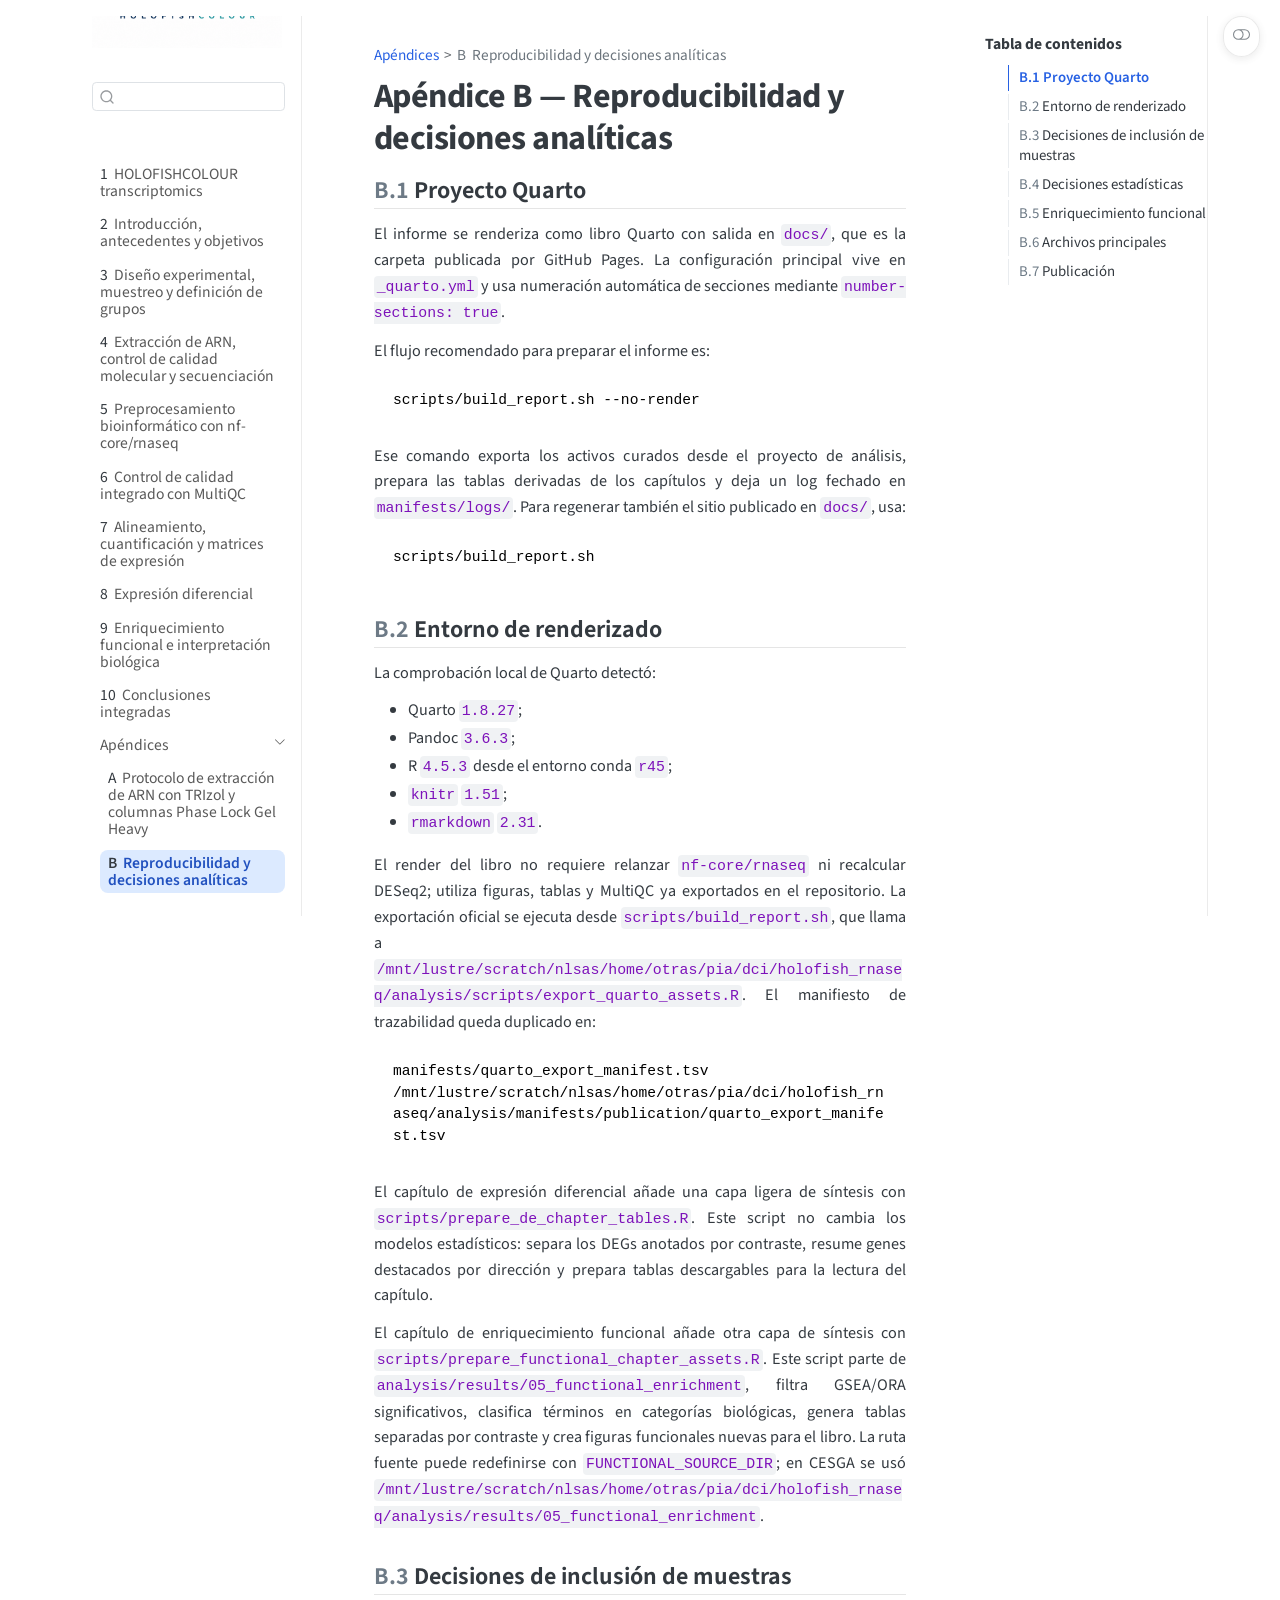
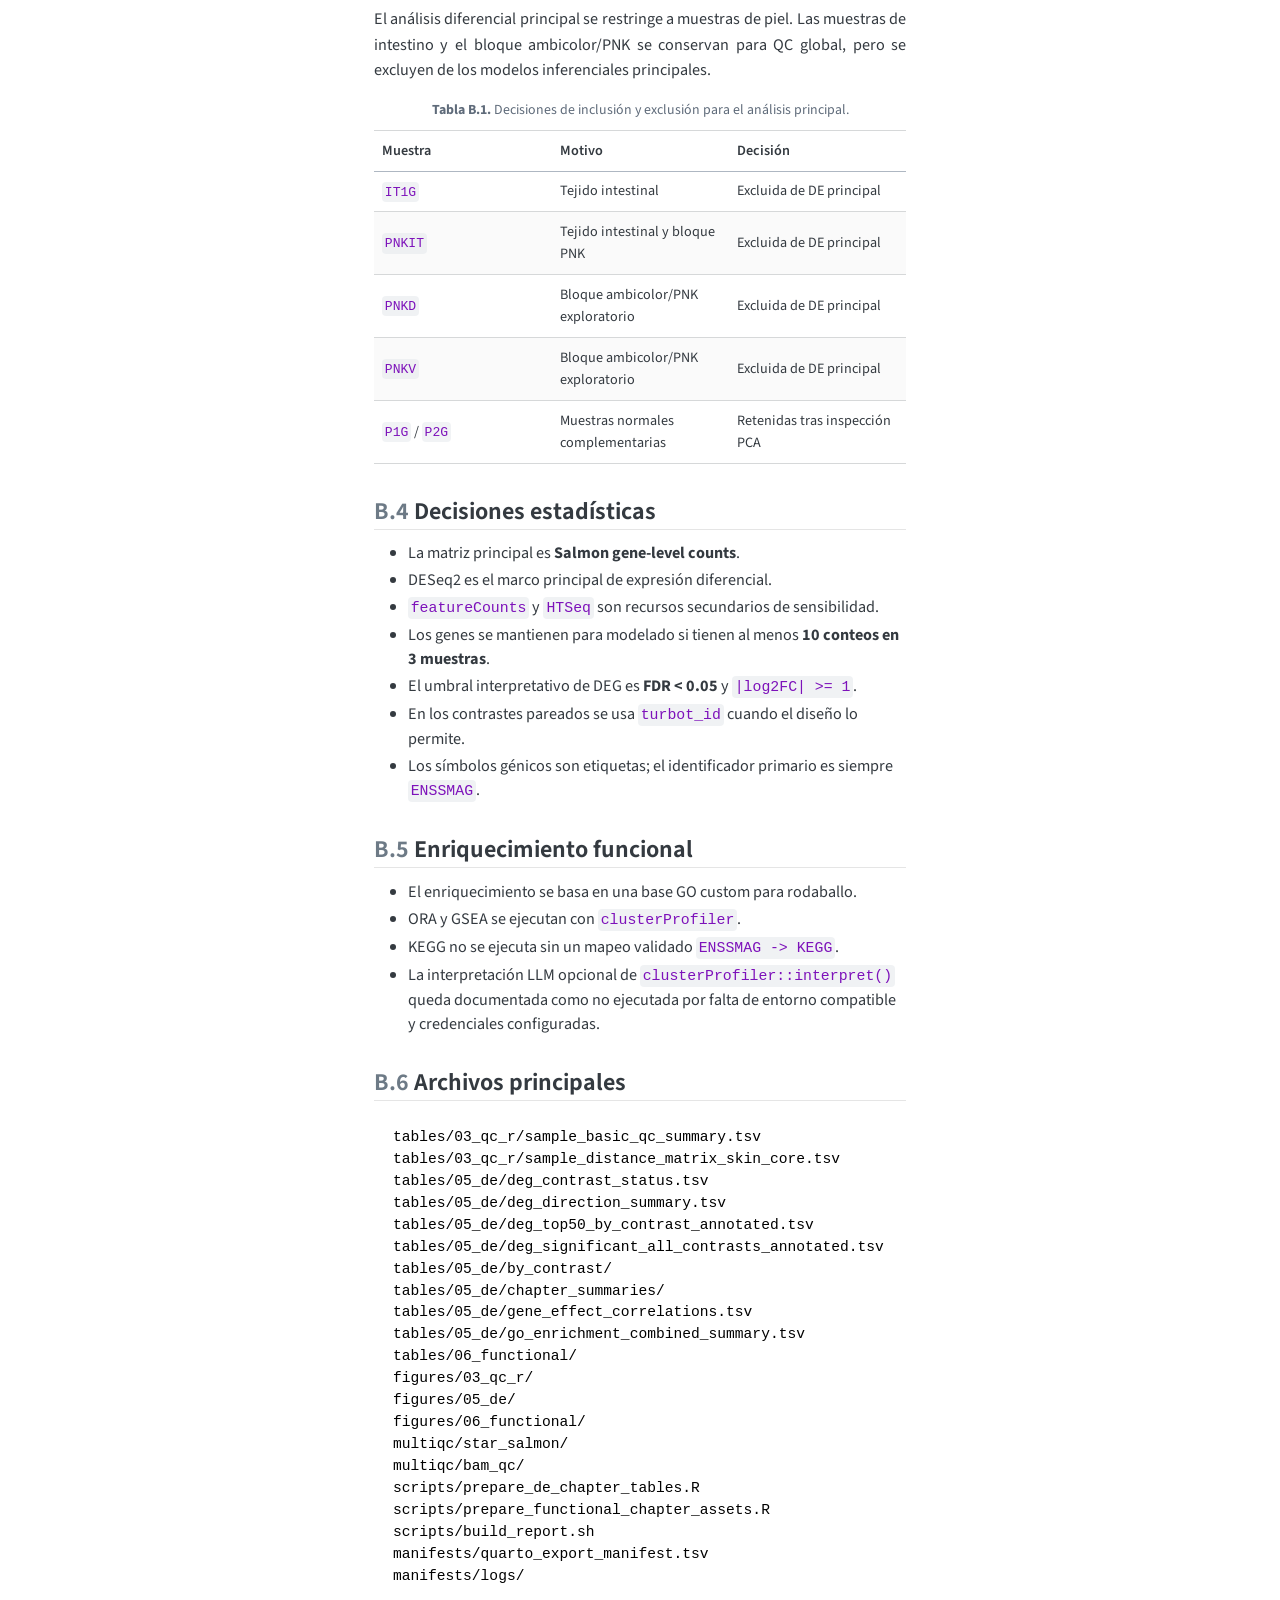
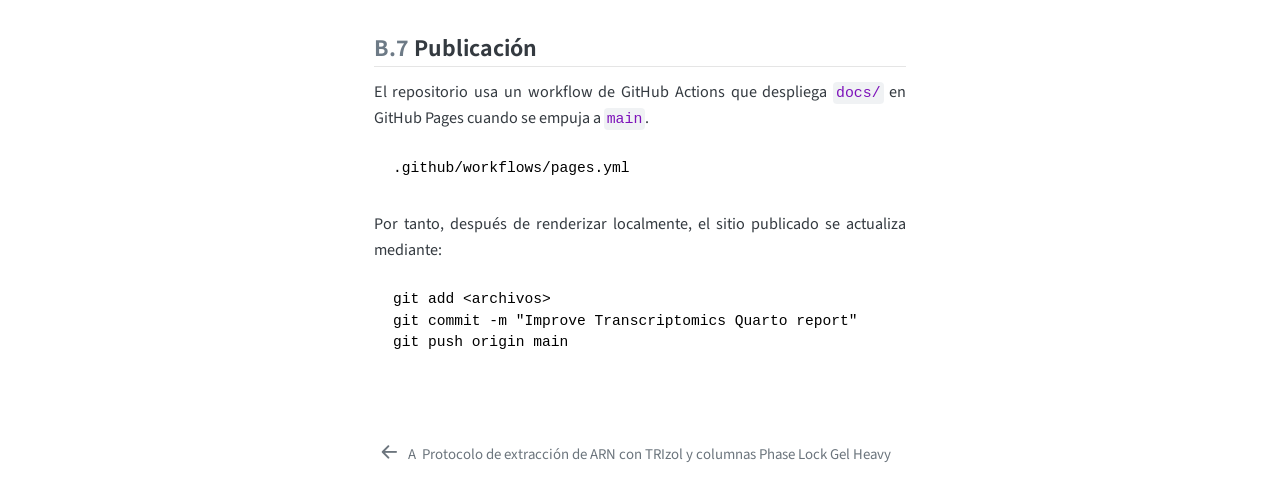
<file: docs/appendices/reproducibility.html>
<!DOCTYPE html>
<html xmlns="http://www.w3.org/1999/xhtml" lang="es" xml:lang="es"><head>

<meta charset="utf-8">
<meta name="generator" content="quarto-1.8.27">

<meta name="viewport" content="width=device-width, initial-scale=1.0, user-scalable=yes">


<title>Apéndice B — Reproducibilidad y decisiones analíticas – HOLOFISHCOLOUR transcriptomics</title>
<style>
code{white-space: pre-wrap;}
span.smallcaps{font-variant: small-caps;}
div.columns{display: flex; gap: min(4vw, 1.5em);}
div.column{flex: auto; overflow-x: auto;}
div.hanging-indent{margin-left: 1.5em; text-indent: -1.5em;}
ul.task-list{list-style: none;}
ul.task-list li input[type="checkbox"] {
  width: 0.8em;
  margin: 0 0.8em 0.2em -1em; /* quarto-specific, see https://github.com/quarto-dev/quarto-cli/issues/4556 */ 
  vertical-align: middle;
}
</style>


<script src="../site_libs/quarto-nav/quarto-nav.js"></script>
<script src="../site_libs/quarto-nav/headroom.min.js"></script>
<script src="../site_libs/clipboard/clipboard.min.js"></script>
<script src="../site_libs/quarto-search/autocomplete.umd.js"></script>
<script src="../site_libs/quarto-search/fuse.min.js"></script>
<script src="../site_libs/quarto-search/quarto-search.js"></script>
<meta name="quarto:offset" content="../">
<link href="../appendices/rna_extraction_protocol.html" rel="prev">
<script src="../site_libs/quarto-html/quarto.js" type="module"></script>
<script src="../site_libs/quarto-html/tabsets/tabsets.js" type="module"></script>
<script src="../site_libs/quarto-html/axe/axe-check.js" type="module"></script>
<script src="../site_libs/quarto-html/popper.min.js"></script>
<script src="../site_libs/quarto-html/tippy.umd.min.js"></script>
<script src="../site_libs/quarto-html/anchor.min.js"></script>
<link href="../site_libs/quarto-html/tippy.css" rel="stylesheet">
<link href="../site_libs/quarto-html/quarto-syntax-highlighting-ed96de9b727972fe78a7b5d16c58bf87.css" rel="stylesheet" class="quarto-color-scheme" id="quarto-text-highlighting-styles">
<link href="../site_libs/quarto-html/quarto-syntax-highlighting-dark-4d9afe2b8d18ee9fa5d0d57b5ed4214d.css" rel="stylesheet" class="quarto-color-scheme quarto-color-alternate" id="quarto-text-highlighting-styles">
<link href="../site_libs/quarto-html/quarto-syntax-highlighting-ed96de9b727972fe78a7b5d16c58bf87.css" rel="stylesheet" class="quarto-color-scheme-extra" id="quarto-text-highlighting-styles">
<script src="../site_libs/bootstrap/bootstrap.min.js"></script>
<link href="../site_libs/bootstrap/bootstrap-icons.css" rel="stylesheet">
<link href="../site_libs/bootstrap/bootstrap-0dd2bd5de344125cf763a379ddc3eb04.min.css" rel="stylesheet" append-hash="true" class="quarto-color-scheme" id="quarto-bootstrap" data-mode="light">
<link href="../site_libs/bootstrap/bootstrap-dark-7e34ecb6a0e7991f0346b0751d4a7c3f.min.css" rel="stylesheet" append-hash="true" class="quarto-color-scheme quarto-color-alternate" id="quarto-bootstrap" data-mode="dark">
<link href="../site_libs/bootstrap/bootstrap-0dd2bd5de344125cf763a379ddc3eb04.min.css" rel="stylesheet" append-hash="true" class="quarto-color-scheme-extra" id="quarto-bootstrap" data-mode="light">
<script id="quarto-search-options" type="application/json">{
  "location": "sidebar",
  "copy-button": false,
  "collapse-after": 3,
  "panel-placement": "start",
  "type": "textbox",
  "limit": 50,
  "keyboard-shortcut": [
    "f",
    "/",
    "s"
  ],
  "show-item-context": false,
  "language": {
    "search-no-results-text": "No se han encontrado resultados",
    "search-matching-documents-text": "documentos encontrados",
    "search-copy-link-title": "Copiar el enlace en la búsqueda",
    "search-hide-matches-text": "Ocultar resultados adicionales",
    "search-more-match-text": "resultado adicional en este documento",
    "search-more-matches-text": "resultados adicionales en este documento",
    "search-clear-button-title": "Borrar",
    "search-text-placeholder": "",
    "search-detached-cancel-button-title": "Cancelar",
    "search-submit-button-title": "Enviar",
    "search-label": "Buscar"
  }
}</script>
<style>html{ scroll-behavior: smooth; }</style>


<link rel="stylesheet" href="../styles.css">
</head>

<body class="nav-sidebar floating quarto-light"><script id="quarto-html-before-body" type="application/javascript">
    const toggleBodyColorMode = (bsSheetEl) => {
      const mode = bsSheetEl.getAttribute("data-mode");
      const bodyEl = window.document.querySelector("body");
      if (mode === "dark") {
        bodyEl.classList.add("quarto-dark");
        bodyEl.classList.remove("quarto-light");
      } else {
        bodyEl.classList.add("quarto-light");
        bodyEl.classList.remove("quarto-dark");
      }
    }
    const toggleBodyColorPrimary = () => {
      const bsSheetEl = window.document.querySelector("link#quarto-bootstrap:not([rel=disabled-stylesheet])");
      if (bsSheetEl) {
        toggleBodyColorMode(bsSheetEl);
      }
    }
    const setColorSchemeToggle = (alternate) => {
      const toggles = window.document.querySelectorAll('.quarto-color-scheme-toggle');
      for (let i=0; i < toggles.length; i++) {
        const toggle = toggles[i];
        if (toggle) {
          if (alternate) {
            toggle.classList.add("alternate");
          } else {
            toggle.classList.remove("alternate");
          }
        }
      }
    };
    const toggleColorMode = (alternate) => {
      // Switch the stylesheets
      const primaryStylesheets = window.document.querySelectorAll('link.quarto-color-scheme:not(.quarto-color-alternate)');
      const alternateStylesheets = window.document.querySelectorAll('link.quarto-color-scheme.quarto-color-alternate');
      manageTransitions('#quarto-margin-sidebar .nav-link', false);
      if (alternate) {
        // note: dark is layered on light, we don't disable primary!
        enableStylesheet(alternateStylesheets);
        for (const sheetNode of alternateStylesheets) {
          if (sheetNode.id === "quarto-bootstrap") {
            toggleBodyColorMode(sheetNode);
          }
        }
      } else {
        disableStylesheet(alternateStylesheets);
        enableStylesheet(primaryStylesheets)
        toggleBodyColorPrimary();
      }
      manageTransitions('#quarto-margin-sidebar .nav-link', true);
      // Switch the toggles
      setColorSchemeToggle(alternate)
      // Hack to workaround the fact that safari doesn't
      // properly recolor the scrollbar when toggling (#1455)
      if (navigator.userAgent.indexOf('Safari') > 0 && navigator.userAgent.indexOf('Chrome') == -1) {
        manageTransitions("body", false);
        window.scrollTo(0, 1);
        setTimeout(() => {
          window.scrollTo(0, 0);
          manageTransitions("body", true);
        }, 40);
      }
    }
    const disableStylesheet = (stylesheets) => {
      for (let i=0; i < stylesheets.length; i++) {
        const stylesheet = stylesheets[i];
        stylesheet.rel = 'disabled-stylesheet';
      }
    }
    const enableStylesheet = (stylesheets) => {
      for (let i=0; i < stylesheets.length; i++) {
        const stylesheet = stylesheets[i];
        if(stylesheet.rel !== 'stylesheet') { // for Chrome, which will still FOUC without this check
          stylesheet.rel = 'stylesheet';
        }
      }
    }
    const manageTransitions = (selector, allowTransitions) => {
      const els = window.document.querySelectorAll(selector);
      for (let i=0; i < els.length; i++) {
        const el = els[i];
        if (allowTransitions) {
          el.classList.remove('notransition');
        } else {
          el.classList.add('notransition');
        }
      }
    }
    const isFileUrl = () => {
      return window.location.protocol === 'file:';
    }
    const hasAlternateSentinel = () => {
      let styleSentinel = getColorSchemeSentinel();
      if (styleSentinel !== null) {
        return styleSentinel === "alternate";
      } else {
        return false;
      }
    }
    const setStyleSentinel = (alternate) => {
      const value = alternate ? "alternate" : "default";
      if (!isFileUrl()) {
        window.localStorage.setItem("quarto-color-scheme", value);
      } else {
        localAlternateSentinel = value;
      }
    }
    const getColorSchemeSentinel = () => {
      if (!isFileUrl()) {
        const storageValue = window.localStorage.getItem("quarto-color-scheme");
        return storageValue != null ? storageValue : localAlternateSentinel;
      } else {
        return localAlternateSentinel;
      }
    }
    const toggleGiscusIfUsed = (isAlternate, darkModeDefault) => {
      const baseTheme = document.querySelector('#giscus-base-theme')?.value ?? 'light';
      const alternateTheme = document.querySelector('#giscus-alt-theme')?.value ?? 'dark';
      let newTheme = '';
      if(authorPrefersDark) {
        newTheme = isAlternate ? baseTheme : alternateTheme;
      } else {
        newTheme = isAlternate ? alternateTheme : baseTheme;
      }
      const changeGiscusTheme = () => {
        // From: https://github.com/giscus/giscus/issues/336
        const sendMessage = (message) => {
          const iframe = document.querySelector('iframe.giscus-frame');
          if (!iframe) return;
          iframe.contentWindow.postMessage({ giscus: message }, 'https://giscus.app');
        }
        sendMessage({
          setConfig: {
            theme: newTheme
          }
        });
      }
      const isGiscussLoaded = window.document.querySelector('iframe.giscus-frame') !== null;
      if (isGiscussLoaded) {
        changeGiscusTheme();
      }
    };
    const authorPrefersDark = false;
    const darkModeDefault = authorPrefersDark;
      document.querySelector('link#quarto-text-highlighting-styles.quarto-color-scheme-extra').rel = 'disabled-stylesheet';
      document.querySelector('link#quarto-bootstrap.quarto-color-scheme-extra').rel = 'disabled-stylesheet';
    let localAlternateSentinel = darkModeDefault ? 'alternate' : 'default';
    // Dark / light mode switch
    window.quartoToggleColorScheme = () => {
      // Read the current dark / light value
      let toAlternate = !hasAlternateSentinel();
      toggleColorMode(toAlternate);
      setStyleSentinel(toAlternate);
      toggleGiscusIfUsed(toAlternate, darkModeDefault);
      window.dispatchEvent(new Event('resize'));
    };
    // Switch to dark mode if need be
    if (hasAlternateSentinel()) {
      toggleColorMode(true);
    } else {
      toggleColorMode(false);
    }
  </script>

<div id="quarto-search-results"></div>
  <header id="quarto-header" class="headroom fixed-top">
  <nav class="quarto-secondary-nav">
    <div class="container-fluid d-flex">
      <button type="button" class="quarto-btn-toggle btn" data-bs-toggle="collapse" role="button" data-bs-target=".quarto-sidebar-collapse-item" aria-controls="quarto-sidebar" aria-expanded="false" aria-label="Alternar barra lateral" onclick="if (window.quartoToggleHeadroom) { window.quartoToggleHeadroom(); }">
        <i class="bi bi-layout-text-sidebar-reverse"></i>
      </button>
        <nav class="quarto-page-breadcrumbs" aria-label="breadcrumb"><ol class="breadcrumb"><li class="breadcrumb-item"><a href="../appendices/rna_extraction_protocol.html">Apéndices</a></li><li class="breadcrumb-item"><a href="../appendices/reproducibility.html"><span class="chapter-number">B</span>&nbsp; <span class="chapter-title">Reproducibilidad y decisiones analíticas</span></a></li></ol></nav>
        <a class="flex-grow-1" role="navigation" data-bs-toggle="collapse" data-bs-target=".quarto-sidebar-collapse-item" aria-controls="quarto-sidebar" aria-expanded="false" aria-label="Alternar barra lateral" onclick="if (window.quartoToggleHeadroom) { window.quartoToggleHeadroom(); }">      
        </a>
      <button type="button" class="btn quarto-search-button" aria-label="Buscar" onclick="window.quartoOpenSearch();">
        <i class="bi bi-search"></i>
      </button>
    </div>
  </nav>
</header>
<!-- content -->
<div id="quarto-content" class="quarto-container page-columns page-rows-contents page-layout-article">
<!-- sidebar -->
  <nav id="quarto-sidebar" class="sidebar collapse collapse-horizontal quarto-sidebar-collapse-item sidebar-navigation floating overflow-auto">
    <div class="pt-lg-2 mt-2 text-left sidebar-header sidebar-header-stacked">
      <a href="index.html" class="sidebar-logo-link">
      <img src="../images/holofishcolour_manhattan_logo_2026.png" alt="HOLOFISHCOLOUR" class="sidebar-logo light-content py-0 d-lg-inline d-none">
      <img src="../images/holofishcolour_manhattan_logo_2026.png" alt="HOLOFISHCOLOUR" class="sidebar-logo dark-content py-0 d-lg-inline d-none">
      </a>
    <div class="sidebar-title mb-0 py-0">
      <a href="../">HOLOFISHCOLOUR transcriptomics</a> 
        <div class="sidebar-tools-main">
  <a href="" class="quarto-color-scheme-toggle quarto-navigation-tool  px-1" onclick="window.quartoToggleColorScheme(); return false;" title="Alternar modo oscuro"><i class="bi"></i></a>
</div>
    </div>
      </div>
        <div class="mt-2 flex-shrink-0 align-items-center">
        <div class="sidebar-search">
        <div id="quarto-search" class="" title="Buscar"></div>
        </div>
        </div>
    <div class="sidebar-menu-container"> 
    <ul class="list-unstyled mt-1">
        <li class="sidebar-item">
  <div class="sidebar-item-container"> 
  <a href="../index.html" class="sidebar-item-text sidebar-link">
 <span class="menu-text"><span class="chapter-number">1</span>&nbsp; <span class="chapter-title">HOLOFISHCOLOUR transcriptomics</span></span></a>
  </div>
</li>
        <li class="sidebar-item">
  <div class="sidebar-item-container"> 
  <a href="../chapters/01_intro.html" class="sidebar-item-text sidebar-link">
 <span class="menu-text"><span class="chapter-number">2</span>&nbsp; <span class="chapter-title">Introducción, antecedentes y objetivos</span></span></a>
  </div>
</li>
        <li class="sidebar-item">
  <div class="sidebar-item-container"> 
  <a href="../chapters/02_exp_design.html" class="sidebar-item-text sidebar-link">
 <span class="menu-text"><span class="chapter-number">3</span>&nbsp; <span class="chapter-title">Diseño experimental, muestreo y definición de grupos</span></span></a>
  </div>
</li>
        <li class="sidebar-item">
  <div class="sidebar-item-container"> 
  <a href="../chapters/03_results.html" class="sidebar-item-text sidebar-link">
 <span class="menu-text"><span class="chapter-number">4</span>&nbsp; <span class="chapter-title">Extracción de ARN, control de calidad molecular y secuenciación</span></span></a>
  </div>
</li>
        <li class="sidebar-item">
  <div class="sidebar-item-container"> 
  <a href="../chapters/02_methods_nfcore.html" class="sidebar-item-text sidebar-link">
 <span class="menu-text"><span class="chapter-number">5</span>&nbsp; <span class="chapter-title">Preprocesamiento bioinformático con nf-core/rnaseq</span></span></a>
  </div>
</li>
        <li class="sidebar-item">
  <div class="sidebar-item-container"> 
  <a href="../chapters/03_qc_multiqc.html" class="sidebar-item-text sidebar-link">
 <span class="menu-text"><span class="chapter-number">6</span>&nbsp; <span class="chapter-title">Control de calidad integrado con MultiQC</span></span></a>
  </div>
</li>
        <li class="sidebar-item">
  <div class="sidebar-item-container"> 
  <a href="../chapters/04_alignment_quant.html" class="sidebar-item-text sidebar-link">
 <span class="menu-text"><span class="chapter-number">7</span>&nbsp; <span class="chapter-title">Alineamiento, cuantificación y matrices de expresión</span></span></a>
  </div>
</li>
        <li class="sidebar-item">
  <div class="sidebar-item-container"> 
  <a href="../chapters/05_differential_expression.html" class="sidebar-item-text sidebar-link">
 <span class="menu-text"><span class="chapter-number">8</span>&nbsp; <span class="chapter-title">Expresión diferencial</span></span></a>
  </div>
</li>
        <li class="sidebar-item">
  <div class="sidebar-item-container"> 
  <a href="../chapters/06_functional_interpretation.html" class="sidebar-item-text sidebar-link">
 <span class="menu-text"><span class="chapter-number">9</span>&nbsp; <span class="chapter-title">Enriquecimiento funcional e interpretación biológica</span></span></a>
  </div>
</li>
        <li class="sidebar-item">
  <div class="sidebar-item-container"> 
  <a href="../chapters/07_conclusions.html" class="sidebar-item-text sidebar-link">
 <span class="menu-text"><span class="chapter-number">10</span>&nbsp; <span class="chapter-title">Conclusiones integradas</span></span></a>
  </div>
</li>
        <li class="sidebar-item sidebar-item-section">
      <div class="sidebar-item-container"> 
            <a class="sidebar-item-text sidebar-link text-start" data-bs-toggle="collapse" data-bs-target="#quarto-sidebar-section-1" role="navigation" aria-expanded="true">
 <span class="menu-text">Apéndices</span></a>
          <a class="sidebar-item-toggle text-start" data-bs-toggle="collapse" data-bs-target="#quarto-sidebar-section-1" role="navigation" aria-expanded="true" aria-label="Alternar sección">
            <i class="bi bi-chevron-right ms-2"></i>
          </a> 
      </div>
      <ul id="quarto-sidebar-section-1" class="collapse list-unstyled sidebar-section depth1 show">  
          <li class="sidebar-item">
  <div class="sidebar-item-container"> 
  <a href="../appendices/rna_extraction_protocol.html" class="sidebar-item-text sidebar-link">
 <span class="menu-text"><span class="chapter-number">A</span>&nbsp; <span class="chapter-title">Protocolo de extracción de ARN con TRIzol y columnas Phase Lock Gel Heavy</span></span></a>
  </div>
</li>
          <li class="sidebar-item">
  <div class="sidebar-item-container"> 
  <a href="../appendices/reproducibility.html" class="sidebar-item-text sidebar-link active">
 <span class="menu-text"><span class="chapter-number">B</span>&nbsp; <span class="chapter-title">Reproducibilidad y decisiones analíticas</span></span></a>
  </div>
</li>
      </ul>
  </li>
    </ul>
    </div>
</nav>
<div id="quarto-sidebar-glass" class="quarto-sidebar-collapse-item" data-bs-toggle="collapse" data-bs-target=".quarto-sidebar-collapse-item"></div>
<!-- margin-sidebar -->
    <div id="quarto-margin-sidebar" class="sidebar margin-sidebar">
        <nav id="TOC" role="doc-toc" class="toc-active">
    <h2 id="toc-title">Tabla de contenidos</h2>
   
  <ul>
  <li><a href="#proyecto-quarto" id="toc-proyecto-quarto" class="nav-link active" data-scroll-target="#proyecto-quarto"><span class="header-section-number">B.1</span> Proyecto Quarto</a></li>
  <li><a href="#entorno-de-renderizado" id="toc-entorno-de-renderizado" class="nav-link" data-scroll-target="#entorno-de-renderizado"><span class="header-section-number">B.2</span> Entorno de renderizado</a></li>
  <li><a href="#decisiones-de-inclusión-de-muestras" id="toc-decisiones-de-inclusión-de-muestras" class="nav-link" data-scroll-target="#decisiones-de-inclusión-de-muestras"><span class="header-section-number">B.3</span> Decisiones de inclusión de muestras</a></li>
  <li><a href="#decisiones-estadísticas" id="toc-decisiones-estadísticas" class="nav-link" data-scroll-target="#decisiones-estadísticas"><span class="header-section-number">B.4</span> Decisiones estadísticas</a></li>
  <li><a href="#enriquecimiento-funcional" id="toc-enriquecimiento-funcional" class="nav-link" data-scroll-target="#enriquecimiento-funcional"><span class="header-section-number">B.5</span> Enriquecimiento funcional</a></li>
  <li><a href="#archivos-principales" id="toc-archivos-principales" class="nav-link" data-scroll-target="#archivos-principales"><span class="header-section-number">B.6</span> Archivos principales</a></li>
  <li><a href="#publicación" id="toc-publicación" class="nav-link" data-scroll-target="#publicación"><span class="header-section-number">B.7</span> Publicación</a></li>
  </ul>
</nav>
    </div>
<!-- main -->
<main class="content" id="quarto-document-content">


<header id="title-block-header" class="quarto-title-block default"><nav class="quarto-page-breadcrumbs quarto-title-breadcrumbs d-none d-lg-block" aria-label="breadcrumb"><ol class="breadcrumb"><li class="breadcrumb-item"><a href="../appendices/rna_extraction_protocol.html">Apéndices</a></li><li class="breadcrumb-item"><a href="../appendices/reproducibility.html"><span class="chapter-number">B</span>&nbsp; <span class="chapter-title">Reproducibilidad y decisiones analíticas</span></a></li></ol></nav>
<div class="quarto-title">
<h1 class="title">Apéndice B — Reproducibilidad y decisiones analíticas</h1>
</div>



<div class="quarto-title-meta">

    
  
    
  </div>
  


</header>


<section id="proyecto-quarto" class="level2" data-number="B.1">
<h2 data-number="B.1" class="anchored" data-anchor-id="proyecto-quarto"><span class="header-section-number">B.1</span> Proyecto Quarto</h2>
<p>El informe se renderiza como libro Quarto con salida en <code>docs/</code>, que es la carpeta publicada por GitHub Pages. La configuración principal vive en <code>_quarto.yml</code> y usa numeración automática de secciones mediante <code>number-sections: true</code>.</p>
<p>El flujo recomendado para preparar el informe es:</p>
<pre class="text"><code>scripts/build_report.sh --no-render</code></pre>
<p>Ese comando exporta los activos curados desde el proyecto de análisis, prepara las tablas derivadas de los capítulos y deja un log fechado en <code>manifests/logs/</code>. Para regenerar también el sitio publicado en <code>docs/</code>, usa:</p>
<pre class="text"><code>scripts/build_report.sh</code></pre>
</section>
<section id="entorno-de-renderizado" class="level2" data-number="B.2">
<h2 data-number="B.2" class="anchored" data-anchor-id="entorno-de-renderizado"><span class="header-section-number">B.2</span> Entorno de renderizado</h2>
<p>La comprobación local de Quarto detectó:</p>
<ul>
<li>Quarto <code>1.8.27</code>;</li>
<li>Pandoc <code>3.6.3</code>;</li>
<li>R <code>4.5.3</code> desde el entorno conda <code>r45</code>;</li>
<li><code>knitr</code> <code>1.51</code>;</li>
<li><code>rmarkdown</code> <code>2.31</code>.</li>
</ul>
<p>El render del libro no requiere relanzar <code>nf-core/rnaseq</code> ni recalcular DESeq2; utiliza figuras, tablas y MultiQC ya exportados en el repositorio. La exportación oficial se ejecuta desde <code>scripts/build_report.sh</code>, que llama a <code>/mnt/lustre/scratch/nlsas/home/otras/pia/dci/holofish_rnaseq/analysis/scripts/export_quarto_assets.R</code>. El manifiesto de trazabilidad queda duplicado en:</p>
<pre class="text"><code>manifests/quarto_export_manifest.tsv
/mnt/lustre/scratch/nlsas/home/otras/pia/dci/holofish_rnaseq/analysis/manifests/publication/quarto_export_manifest.tsv</code></pre>
<p>El capítulo de expresión diferencial añade una capa ligera de síntesis con <code>scripts/prepare_de_chapter_tables.R</code>. Este script no cambia los modelos estadísticos: separa los DEGs anotados por contraste, resume genes destacados por dirección y prepara tablas descargables para la lectura del capítulo.</p>
<p>El capítulo de enriquecimiento funcional añade otra capa de síntesis con <code>scripts/prepare_functional_chapter_assets.R</code>. Este script parte de <code>analysis/results/05_functional_enrichment</code>, filtra GSEA/ORA significativos, clasifica términos en categorías biológicas, genera tablas separadas por contraste y crea figuras funcionales nuevas para el libro. La ruta fuente puede redefinirse con <code>FUNCTIONAL_SOURCE_DIR</code>; en CESGA se usó <code>/mnt/lustre/scratch/nlsas/home/otras/pia/dci/holofish_rnaseq/analysis/results/05_functional_enrichment</code>.</p>
</section>
<section id="decisiones-de-inclusión-de-muestras" class="level2" data-number="B.3">
<h2 data-number="B.3" class="anchored" data-anchor-id="decisiones-de-inclusión-de-muestras"><span class="header-section-number">B.3</span> Decisiones de inclusión de muestras</h2>
<p>El análisis diferencial principal se restringe a muestras de piel. Las muestras de intestino y el bloque ambicolor/PNK se conservan para QC global, pero se excluyen de los modelos inferenciales principales.</p>
<div id="tbl-repro-samples" class="quarto-float quarto-figure quarto-figure-center anchored">
<figure class="quarto-float quarto-float-tbl figure">
<figcaption class="quarto-float-caption-top quarto-float-caption quarto-float-tbl" id="tbl-repro-samples-caption-0ceaefa1-69ba-4598-a22c-09a6ac19f8ca">
<strong>Tabla&nbsp;B.1.</strong> Decisiones de inclusión y exclusión para el análisis principal.
</figcaption>
<div aria-describedby="tbl-repro-samples-caption-0ceaefa1-69ba-4598-a22c-09a6ac19f8ca">
<table class="caption-top table">
<colgroup>
<col style="width: 33%">
<col style="width: 33%">
<col style="width: 33%">
</colgroup>
<thead>
<tr class="header">
<th style="text-align: left;">Muestra</th>
<th style="text-align: left;">Motivo</th>
<th style="text-align: left;">Decisión</th>
</tr>
</thead>
<tbody>
<tr class="odd">
<td style="text-align: left;"><code>IT1G</code></td>
<td style="text-align: left;">Tejido intestinal</td>
<td style="text-align: left;">Excluida de DE principal</td>
</tr>
<tr class="even">
<td style="text-align: left;"><code>PNKIT</code></td>
<td style="text-align: left;">Tejido intestinal y bloque PNK</td>
<td style="text-align: left;">Excluida de DE principal</td>
</tr>
<tr class="odd">
<td style="text-align: left;"><code>PNKD</code></td>
<td style="text-align: left;">Bloque ambicolor/PNK exploratorio</td>
<td style="text-align: left;">Excluida de DE principal</td>
</tr>
<tr class="even">
<td style="text-align: left;"><code>PNKV</code></td>
<td style="text-align: left;">Bloque ambicolor/PNK exploratorio</td>
<td style="text-align: left;">Excluida de DE principal</td>
</tr>
<tr class="odd">
<td style="text-align: left;"><code>P1G</code> / <code>P2G</code></td>
<td style="text-align: left;">Muestras normales complementarias</td>
<td style="text-align: left;">Retenidas tras inspección PCA</td>
</tr>
</tbody>
</table>
</div>
</figure>
</div>
</section>
<section id="decisiones-estadísticas" class="level2" data-number="B.4">
<h2 data-number="B.4" class="anchored" data-anchor-id="decisiones-estadísticas"><span class="header-section-number">B.4</span> Decisiones estadísticas</h2>
<ul>
<li>La matriz principal es <strong>Salmon gene-level counts</strong>.</li>
<li>DESeq2 es el marco principal de expresión diferencial.</li>
<li><code>featureCounts</code> y <code>HTSeq</code> son recursos secundarios de sensibilidad.</li>
<li>Los genes se mantienen para modelado si tienen al menos <strong>10 conteos en 3 muestras</strong>.</li>
<li>El umbral interpretativo de DEG es <strong>FDR &lt; 0.05</strong> y <strong><code>|log2FC| &gt;= 1</code></strong>.</li>
<li>En los contrastes pareados se usa <code>turbot_id</code> cuando el diseño lo permite.</li>
<li>Los símbolos génicos son etiquetas; el identificador primario es siempre <code>ENSSMAG</code>.</li>
</ul>
</section>
<section id="enriquecimiento-funcional" class="level2" data-number="B.5">
<h2 data-number="B.5" class="anchored" data-anchor-id="enriquecimiento-funcional"><span class="header-section-number">B.5</span> Enriquecimiento funcional</h2>
<ul>
<li>El enriquecimiento se basa en una base GO custom para rodaballo.</li>
<li>ORA y GSEA se ejecutan con <code>clusterProfiler</code>.</li>
<li>KEGG no se ejecuta sin un mapeo validado <code>ENSSMAG -&gt; KEGG</code>.</li>
<li>La interpretación LLM opcional de <code>clusterProfiler::interpret()</code> queda documentada como no ejecutada por falta de entorno compatible y credenciales configuradas.</li>
</ul>
</section>
<section id="archivos-principales" class="level2" data-number="B.6">
<h2 data-number="B.6" class="anchored" data-anchor-id="archivos-principales"><span class="header-section-number">B.6</span> Archivos principales</h2>
<pre class="text"><code>tables/03_qc_r/sample_basic_qc_summary.tsv
tables/03_qc_r/sample_distance_matrix_skin_core.tsv
tables/05_de/deg_contrast_status.tsv
tables/05_de/deg_direction_summary.tsv
tables/05_de/deg_top50_by_contrast_annotated.tsv
tables/05_de/deg_significant_all_contrasts_annotated.tsv
tables/05_de/by_contrast/
tables/05_de/chapter_summaries/
tables/05_de/gene_effect_correlations.tsv
tables/05_de/go_enrichment_combined_summary.tsv
tables/06_functional/
figures/03_qc_r/
figures/05_de/
figures/06_functional/
multiqc/star_salmon/
multiqc/bam_qc/
scripts/prepare_de_chapter_tables.R
scripts/prepare_functional_chapter_assets.R
scripts/build_report.sh
manifests/quarto_export_manifest.tsv
manifests/logs/</code></pre>
</section>
<section id="publicación" class="level2" data-number="B.7">
<h2 data-number="B.7" class="anchored" data-anchor-id="publicación"><span class="header-section-number">B.7</span> Publicación</h2>
<p>El repositorio usa un workflow de GitHub Actions que despliega <code>docs/</code> en GitHub Pages cuando se empuja a <code>main</code>.</p>
<pre class="text"><code>.github/workflows/pages.yml</code></pre>
<p>Por tanto, después de renderizar localmente, el sitio publicado se actualiza mediante:</p>
<pre class="text"><code>git add &lt;archivos&gt;
git commit -m "Improve Transcriptomics Quarto report"
git push origin main</code></pre>


</section>

</main> <!-- /main -->
<script id="quarto-html-after-body" type="application/javascript">
  window.document.addEventListener("DOMContentLoaded", function (event) {
    // Ensure there is a toggle, if there isn't float one in the top right
    if (window.document.querySelector('.quarto-color-scheme-toggle') === null) {
      const a = window.document.createElement('a');
      a.classList.add('top-right');
      a.classList.add('quarto-color-scheme-toggle');
      a.href = "";
      a.onclick = function() { try { window.quartoToggleColorScheme(); } catch {} return false; };
      const i = window.document.createElement("i");
      i.classList.add('bi');
      a.appendChild(i);
      window.document.body.appendChild(a);
    }
    setColorSchemeToggle(hasAlternateSentinel())
    const icon = "";
    const anchorJS = new window.AnchorJS();
    anchorJS.options = {
      placement: 'right',
      icon: icon
    };
    anchorJS.add('.anchored');
    const isCodeAnnotation = (el) => {
      for (const clz of el.classList) {
        if (clz.startsWith('code-annotation-')) {                     
          return true;
        }
      }
      return false;
    }
    const onCopySuccess = function(e) {
      // button target
      const button = e.trigger;
      // don't keep focus
      button.blur();
      // flash "checked"
      button.classList.add('code-copy-button-checked');
      var currentTitle = button.getAttribute("title");
      button.setAttribute("title", "Copiado");
      let tooltip;
      if (window.bootstrap) {
        button.setAttribute("data-bs-toggle", "tooltip");
        button.setAttribute("data-bs-placement", "left");
        button.setAttribute("data-bs-title", "Copiado");
        tooltip = new bootstrap.Tooltip(button, 
          { trigger: "manual", 
            customClass: "code-copy-button-tooltip",
            offset: [0, -8]});
        tooltip.show();    
      }
      setTimeout(function() {
        if (tooltip) {
          tooltip.hide();
          button.removeAttribute("data-bs-title");
          button.removeAttribute("data-bs-toggle");
          button.removeAttribute("data-bs-placement");
        }
        button.setAttribute("title", currentTitle);
        button.classList.remove('code-copy-button-checked');
      }, 1000);
      // clear code selection
      e.clearSelection();
    }
    const getTextToCopy = function(trigger) {
      const outerScaffold = trigger.parentElement.cloneNode(true);
      const codeEl = outerScaffold.querySelector('code');
      for (const childEl of codeEl.children) {
        if (isCodeAnnotation(childEl)) {
          childEl.remove();
        }
      }
      return codeEl.innerText;
    }
    const clipboard = new window.ClipboardJS('.code-copy-button:not([data-in-quarto-modal])', {
      text: getTextToCopy
    });
    clipboard.on('success', onCopySuccess);
    if (window.document.getElementById('quarto-embedded-source-code-modal')) {
      const clipboardModal = new window.ClipboardJS('.code-copy-button[data-in-quarto-modal]', {
        text: getTextToCopy,
        container: window.document.getElementById('quarto-embedded-source-code-modal')
      });
      clipboardModal.on('success', onCopySuccess);
    }
      var localhostRegex = new RegExp(/^(?:http|https):\/\/localhost\:?[0-9]*\//);
      var mailtoRegex = new RegExp(/^mailto:/);
        var filterRegex = new RegExp("https:\/\/dcosimber\.github\.io\/Transcriptomics\/");
      var isInternal = (href) => {
          return filterRegex.test(href) || localhostRegex.test(href) || mailtoRegex.test(href);
      }
      // Inspect non-navigation links and adorn them if external
     var links = window.document.querySelectorAll('a[href]:not(.nav-link):not(.navbar-brand):not(.toc-action):not(.sidebar-link):not(.sidebar-item-toggle):not(.pagination-link):not(.no-external):not([aria-hidden]):not(.dropdown-item):not(.quarto-navigation-tool):not(.about-link)');
      for (var i=0; i<links.length; i++) {
        const link = links[i];
        if (!isInternal(link.href)) {
          // undo the damage that might have been done by quarto-nav.js in the case of
          // links that we want to consider external
          if (link.dataset.originalHref !== undefined) {
            link.href = link.dataset.originalHref;
          }
            // target, if specified
            link.setAttribute("target", "_blank");
            if (link.getAttribute("rel") === null) {
              link.setAttribute("rel", "noopener");
            }
        }
      }
    function tippyHover(el, contentFn, onTriggerFn, onUntriggerFn) {
      const config = {
        allowHTML: true,
        maxWidth: 500,
        delay: 100,
        arrow: false,
        appendTo: function(el) {
            return el.parentElement;
        },
        interactive: true,
        interactiveBorder: 10,
        theme: 'quarto',
        placement: 'bottom-start',
      };
      if (contentFn) {
        config.content = contentFn;
      }
      if (onTriggerFn) {
        config.onTrigger = onTriggerFn;
      }
      if (onUntriggerFn) {
        config.onUntrigger = onUntriggerFn;
      }
      window.tippy(el, config); 
    }
    const noterefs = window.document.querySelectorAll('a[role="doc-noteref"]');
    for (var i=0; i<noterefs.length; i++) {
      const ref = noterefs[i];
      tippyHover(ref, function() {
        // use id or data attribute instead here
        let href = ref.getAttribute('data-footnote-href') || ref.getAttribute('href');
        try { href = new URL(href).hash; } catch {}
        const id = href.replace(/^#\/?/, "");
        const note = window.document.getElementById(id);
        if (note) {
          return note.innerHTML;
        } else {
          return "";
        }
      });
    }
    const xrefs = window.document.querySelectorAll('a.quarto-xref');
    const processXRef = (id, note) => {
      // Strip column container classes
      const stripColumnClz = (el) => {
        el.classList.remove("page-full", "page-columns");
        if (el.children) {
          for (const child of el.children) {
            stripColumnClz(child);
          }
        }
      }
      stripColumnClz(note)
      if (id === null || id.startsWith('sec-')) {
        // Special case sections, only their first couple elements
        const container = document.createElement("div");
        if (note.children && note.children.length > 2) {
          container.appendChild(note.children[0].cloneNode(true));
          for (let i = 1; i < note.children.length; i++) {
            const child = note.children[i];
            if (child.tagName === "P" && child.innerText === "") {
              continue;
            } else {
              container.appendChild(child.cloneNode(true));
              break;
            }
          }
          if (window.Quarto?.typesetMath) {
            window.Quarto.typesetMath(container);
          }
          return container.innerHTML
        } else {
          if (window.Quarto?.typesetMath) {
            window.Quarto.typesetMath(note);
          }
          return note.innerHTML;
        }
      } else {
        // Remove any anchor links if they are present
        const anchorLink = note.querySelector('a.anchorjs-link');
        if (anchorLink) {
          anchorLink.remove();
        }
        if (window.Quarto?.typesetMath) {
          window.Quarto.typesetMath(note);
        }
        if (note.classList.contains("callout")) {
          return note.outerHTML;
        } else {
          return note.innerHTML;
        }
      }
    }
    for (var i=0; i<xrefs.length; i++) {
      const xref = xrefs[i];
      tippyHover(xref, undefined, function(instance) {
        instance.disable();
        let url = xref.getAttribute('href');
        let hash = undefined; 
        if (url.startsWith('#')) {
          hash = url;
        } else {
          try { hash = new URL(url).hash; } catch {}
        }
        if (hash) {
          const id = hash.replace(/^#\/?/, "");
          const note = window.document.getElementById(id);
          if (note !== null) {
            try {
              const html = processXRef(id, note.cloneNode(true));
              instance.setContent(html);
            } finally {
              instance.enable();
              instance.show();
            }
          } else {
            // See if we can fetch this
            fetch(url.split('#')[0])
            .then(res => res.text())
            .then(html => {
              const parser = new DOMParser();
              const htmlDoc = parser.parseFromString(html, "text/html");
              const note = htmlDoc.getElementById(id);
              if (note !== null) {
                const html = processXRef(id, note);
                instance.setContent(html);
              } 
            }).finally(() => {
              instance.enable();
              instance.show();
            });
          }
        } else {
          // See if we can fetch a full url (with no hash to target)
          // This is a special case and we should probably do some content thinning / targeting
          fetch(url)
          .then(res => res.text())
          .then(html => {
            const parser = new DOMParser();
            const htmlDoc = parser.parseFromString(html, "text/html");
            const note = htmlDoc.querySelector('main.content');
            if (note !== null) {
              // This should only happen for chapter cross references
              // (since there is no id in the URL)
              // remove the first header
              if (note.children.length > 0 && note.children[0].tagName === "HEADER") {
                note.children[0].remove();
              }
              const html = processXRef(null, note);
              instance.setContent(html);
            } 
          }).finally(() => {
            instance.enable();
            instance.show();
          });
        }
      }, function(instance) {
      });
    }
        let selectedAnnoteEl;
        const selectorForAnnotation = ( cell, annotation) => {
          let cellAttr = 'data-code-cell="' + cell + '"';
          let lineAttr = 'data-code-annotation="' +  annotation + '"';
          const selector = 'span[' + cellAttr + '][' + lineAttr + ']';
          return selector;
        }
        const selectCodeLines = (annoteEl) => {
          const doc = window.document;
          const targetCell = annoteEl.getAttribute("data-target-cell");
          const targetAnnotation = annoteEl.getAttribute("data-target-annotation");
          const annoteSpan = window.document.querySelector(selectorForAnnotation(targetCell, targetAnnotation));
          const lines = annoteSpan.getAttribute("data-code-lines").split(",");
          const lineIds = lines.map((line) => {
            return targetCell + "-" + line;
          })
          let top = null;
          let height = null;
          let parent = null;
          if (lineIds.length > 0) {
              //compute the position of the single el (top and bottom and make a div)
              const el = window.document.getElementById(lineIds[0]);
              top = el.offsetTop;
              height = el.offsetHeight;
              parent = el.parentElement.parentElement;
            if (lineIds.length > 1) {
              const lastEl = window.document.getElementById(lineIds[lineIds.length - 1]);
              const bottom = lastEl.offsetTop + lastEl.offsetHeight;
              height = bottom - top;
            }
            if (top !== null && height !== null && parent !== null) {
              // cook up a div (if necessary) and position it 
              let div = window.document.getElementById("code-annotation-line-highlight");
              if (div === null) {
                div = window.document.createElement("div");
                div.setAttribute("id", "code-annotation-line-highlight");
                div.style.position = 'absolute';
                parent.appendChild(div);
              }
              div.style.top = top - 2 + "px";
              div.style.height = height + 4 + "px";
              div.style.left = 0;
              let gutterDiv = window.document.getElementById("code-annotation-line-highlight-gutter");
              if (gutterDiv === null) {
                gutterDiv = window.document.createElement("div");
                gutterDiv.setAttribute("id", "code-annotation-line-highlight-gutter");
                gutterDiv.style.position = 'absolute';
                const codeCell = window.document.getElementById(targetCell);
                const gutter = codeCell.querySelector('.code-annotation-gutter');
                gutter.appendChild(gutterDiv);
              }
              gutterDiv.style.top = top - 2 + "px";
              gutterDiv.style.height = height + 4 + "px";
            }
            selectedAnnoteEl = annoteEl;
          }
        };
        const unselectCodeLines = () => {
          const elementsIds = ["code-annotation-line-highlight", "code-annotation-line-highlight-gutter"];
          elementsIds.forEach((elId) => {
            const div = window.document.getElementById(elId);
            if (div) {
              div.remove();
            }
          });
          selectedAnnoteEl = undefined;
        };
          // Handle positioning of the toggle
      window.addEventListener(
        "resize",
        throttle(() => {
          elRect = undefined;
          if (selectedAnnoteEl) {
            selectCodeLines(selectedAnnoteEl);
          }
        }, 10)
      );
      function throttle(fn, ms) {
      let throttle = false;
      let timer;
        return (...args) => {
          if(!throttle) { // first call gets through
              fn.apply(this, args);
              throttle = true;
          } else { // all the others get throttled
              if(timer) clearTimeout(timer); // cancel #2
              timer = setTimeout(() => {
                fn.apply(this, args);
                timer = throttle = false;
              }, ms);
          }
        };
      }
        // Attach click handler to the DT
        const annoteDls = window.document.querySelectorAll('dt[data-target-cell]');
        for (const annoteDlNode of annoteDls) {
          annoteDlNode.addEventListener('click', (event) => {
            const clickedEl = event.target;
            if (clickedEl !== selectedAnnoteEl) {
              unselectCodeLines();
              const activeEl = window.document.querySelector('dt[data-target-cell].code-annotation-active');
              if (activeEl) {
                activeEl.classList.remove('code-annotation-active');
              }
              selectCodeLines(clickedEl);
              clickedEl.classList.add('code-annotation-active');
            } else {
              // Unselect the line
              unselectCodeLines();
              clickedEl.classList.remove('code-annotation-active');
            }
          });
        }
    const findCites = (el) => {
      const parentEl = el.parentElement;
      if (parentEl) {
        const cites = parentEl.dataset.cites;
        if (cites) {
          return {
            el,
            cites: cites.split(' ')
          };
        } else {
          return findCites(el.parentElement)
        }
      } else {
        return undefined;
      }
    };
    var bibliorefs = window.document.querySelectorAll('a[role="doc-biblioref"]');
    for (var i=0; i<bibliorefs.length; i++) {
      const ref = bibliorefs[i];
      const citeInfo = findCites(ref);
      if (citeInfo) {
        tippyHover(citeInfo.el, function() {
          var popup = window.document.createElement('div');
          citeInfo.cites.forEach(function(cite) {
            var citeDiv = window.document.createElement('div');
            citeDiv.classList.add('hanging-indent');
            citeDiv.classList.add('csl-entry');
            var biblioDiv = window.document.getElementById('ref-' + cite);
            if (biblioDiv) {
              citeDiv.innerHTML = biblioDiv.innerHTML;
            }
            popup.appendChild(citeDiv);
          });
          return popup.innerHTML;
        });
      }
    }
  });
  </script>
<nav class="page-navigation">
  <div class="nav-page nav-page-previous">
      <a href="../appendices/rna_extraction_protocol.html" class="pagination-link" aria-label="Protocolo de extracción de ARN con TRIzol y columnas Phase Lock Gel Heavy">
        <i class="bi bi-arrow-left-short"></i> <span class="nav-page-text"><span class="chapter-number">A</span>&nbsp; <span class="chapter-title">Protocolo de extracción de ARN con TRIzol y columnas Phase Lock Gel Heavy</span></span>
      </a>          
  </div>
  <div class="nav-page nav-page-next">
  </div>
</nav>
</div> <!-- /content -->




<script src="../site_libs/quarto-html/zenscroll-min.js"></script>
</body></html>
</file>
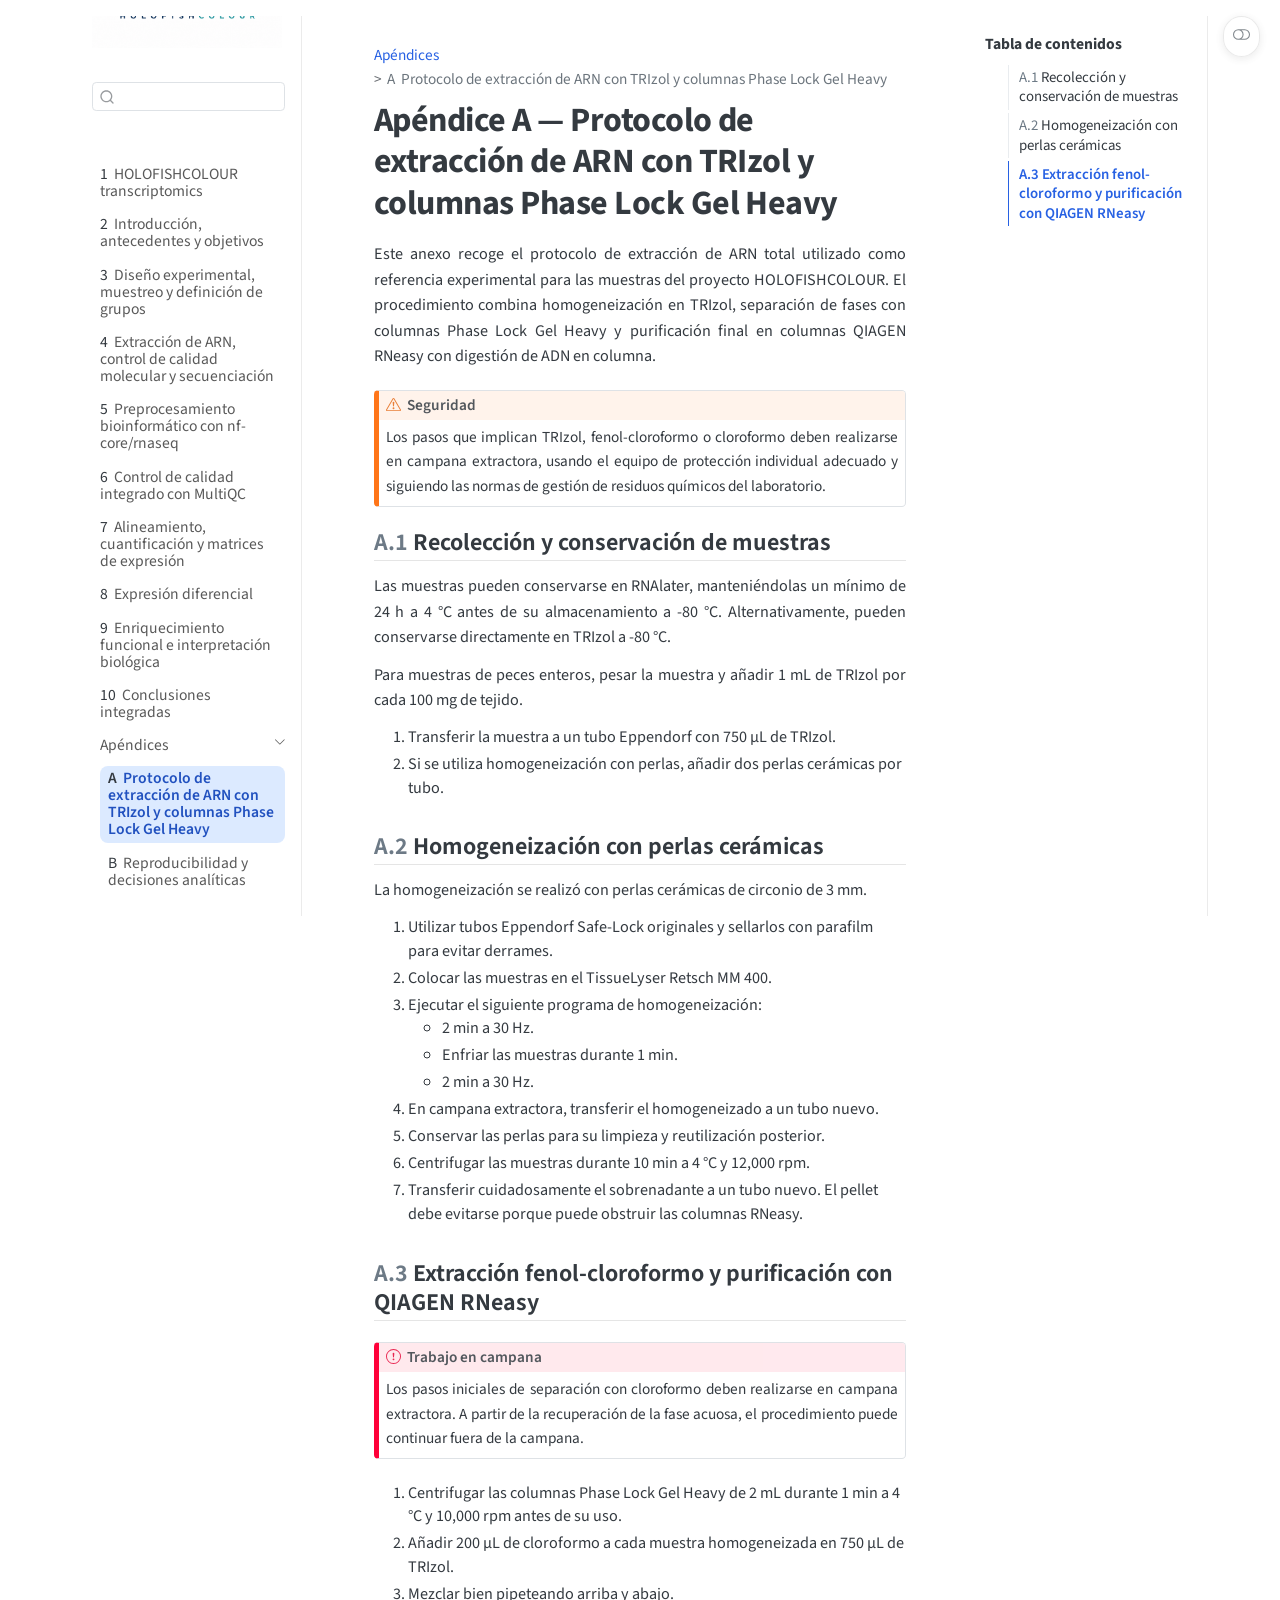
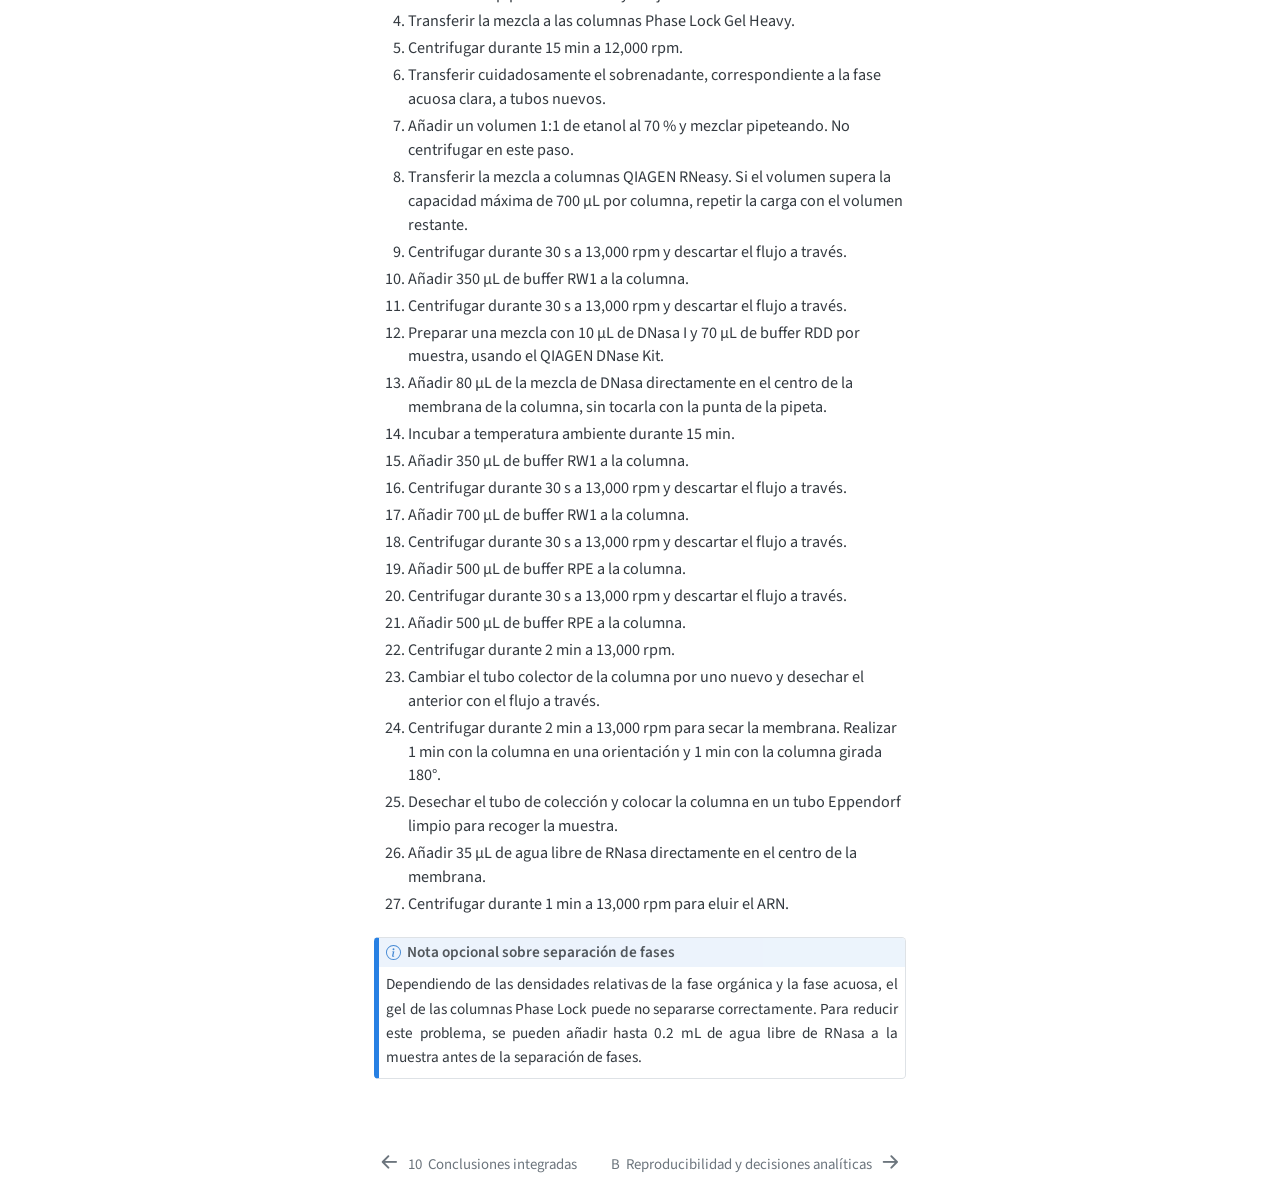
<file: docs/appendices/rna_extraction_protocol.html>
<!DOCTYPE html>
<html xmlns="http://www.w3.org/1999/xhtml" lang="es" xml:lang="es"><head>

<meta charset="utf-8">
<meta name="generator" content="quarto-1.8.27">

<meta name="viewport" content="width=device-width, initial-scale=1.0, user-scalable=yes">


<title>Apéndice A — Protocolo de extracción de ARN con TRIzol y columnas Phase Lock Gel Heavy – HOLOFISHCOLOUR transcriptomics</title>
<style>
code{white-space: pre-wrap;}
span.smallcaps{font-variant: small-caps;}
div.columns{display: flex; gap: min(4vw, 1.5em);}
div.column{flex: auto; overflow-x: auto;}
div.hanging-indent{margin-left: 1.5em; text-indent: -1.5em;}
ul.task-list{list-style: none;}
ul.task-list li input[type="checkbox"] {
  width: 0.8em;
  margin: 0 0.8em 0.2em -1em; /* quarto-specific, see https://github.com/quarto-dev/quarto-cli/issues/4556 */ 
  vertical-align: middle;
}
</style>


<script src="../site_libs/quarto-nav/quarto-nav.js"></script>
<script src="../site_libs/quarto-nav/headroom.min.js"></script>
<script src="../site_libs/clipboard/clipboard.min.js"></script>
<script src="../site_libs/quarto-search/autocomplete.umd.js"></script>
<script src="../site_libs/quarto-search/fuse.min.js"></script>
<script src="../site_libs/quarto-search/quarto-search.js"></script>
<meta name="quarto:offset" content="../">
<link href="../appendices/reproducibility.html" rel="next">
<link href="../chapters/07_conclusions.html" rel="prev">
<script src="../site_libs/quarto-html/quarto.js" type="module"></script>
<script src="../site_libs/quarto-html/tabsets/tabsets.js" type="module"></script>
<script src="../site_libs/quarto-html/axe/axe-check.js" type="module"></script>
<script src="../site_libs/quarto-html/popper.min.js"></script>
<script src="../site_libs/quarto-html/tippy.umd.min.js"></script>
<script src="../site_libs/quarto-html/anchor.min.js"></script>
<link href="../site_libs/quarto-html/tippy.css" rel="stylesheet">
<link href="../site_libs/quarto-html/quarto-syntax-highlighting-ed96de9b727972fe78a7b5d16c58bf87.css" rel="stylesheet" class="quarto-color-scheme" id="quarto-text-highlighting-styles">
<link href="../site_libs/quarto-html/quarto-syntax-highlighting-dark-4d9afe2b8d18ee9fa5d0d57b5ed4214d.css" rel="stylesheet" class="quarto-color-scheme quarto-color-alternate" id="quarto-text-highlighting-styles">
<link href="../site_libs/quarto-html/quarto-syntax-highlighting-ed96de9b727972fe78a7b5d16c58bf87.css" rel="stylesheet" class="quarto-color-scheme-extra" id="quarto-text-highlighting-styles">
<script src="../site_libs/bootstrap/bootstrap.min.js"></script>
<link href="../site_libs/bootstrap/bootstrap-icons.css" rel="stylesheet">
<link href="../site_libs/bootstrap/bootstrap-0dd2bd5de344125cf763a379ddc3eb04.min.css" rel="stylesheet" append-hash="true" class="quarto-color-scheme" id="quarto-bootstrap" data-mode="light">
<link href="../site_libs/bootstrap/bootstrap-dark-7e34ecb6a0e7991f0346b0751d4a7c3f.min.css" rel="stylesheet" append-hash="true" class="quarto-color-scheme quarto-color-alternate" id="quarto-bootstrap" data-mode="dark">
<link href="../site_libs/bootstrap/bootstrap-0dd2bd5de344125cf763a379ddc3eb04.min.css" rel="stylesheet" append-hash="true" class="quarto-color-scheme-extra" id="quarto-bootstrap" data-mode="light">
<script id="quarto-search-options" type="application/json">{
  "location": "sidebar",
  "copy-button": false,
  "collapse-after": 3,
  "panel-placement": "start",
  "type": "textbox",
  "limit": 50,
  "keyboard-shortcut": [
    "f",
    "/",
    "s"
  ],
  "show-item-context": false,
  "language": {
    "search-no-results-text": "No se han encontrado resultados",
    "search-matching-documents-text": "documentos encontrados",
    "search-copy-link-title": "Copiar el enlace en la búsqueda",
    "search-hide-matches-text": "Ocultar resultados adicionales",
    "search-more-match-text": "resultado adicional en este documento",
    "search-more-matches-text": "resultados adicionales en este documento",
    "search-clear-button-title": "Borrar",
    "search-text-placeholder": "",
    "search-detached-cancel-button-title": "Cancelar",
    "search-submit-button-title": "Enviar",
    "search-label": "Buscar"
  }
}</script>
<style>html{ scroll-behavior: smooth; }</style>


<link rel="stylesheet" href="../styles.css">
</head>

<body class="nav-sidebar floating quarto-light"><script id="quarto-html-before-body" type="application/javascript">
    const toggleBodyColorMode = (bsSheetEl) => {
      const mode = bsSheetEl.getAttribute("data-mode");
      const bodyEl = window.document.querySelector("body");
      if (mode === "dark") {
        bodyEl.classList.add("quarto-dark");
        bodyEl.classList.remove("quarto-light");
      } else {
        bodyEl.classList.add("quarto-light");
        bodyEl.classList.remove("quarto-dark");
      }
    }
    const toggleBodyColorPrimary = () => {
      const bsSheetEl = window.document.querySelector("link#quarto-bootstrap:not([rel=disabled-stylesheet])");
      if (bsSheetEl) {
        toggleBodyColorMode(bsSheetEl);
      }
    }
    const setColorSchemeToggle = (alternate) => {
      const toggles = window.document.querySelectorAll('.quarto-color-scheme-toggle');
      for (let i=0; i < toggles.length; i++) {
        const toggle = toggles[i];
        if (toggle) {
          if (alternate) {
            toggle.classList.add("alternate");
          } else {
            toggle.classList.remove("alternate");
          }
        }
      }
    };
    const toggleColorMode = (alternate) => {
      // Switch the stylesheets
      const primaryStylesheets = window.document.querySelectorAll('link.quarto-color-scheme:not(.quarto-color-alternate)');
      const alternateStylesheets = window.document.querySelectorAll('link.quarto-color-scheme.quarto-color-alternate');
      manageTransitions('#quarto-margin-sidebar .nav-link', false);
      if (alternate) {
        // note: dark is layered on light, we don't disable primary!
        enableStylesheet(alternateStylesheets);
        for (const sheetNode of alternateStylesheets) {
          if (sheetNode.id === "quarto-bootstrap") {
            toggleBodyColorMode(sheetNode);
          }
        }
      } else {
        disableStylesheet(alternateStylesheets);
        enableStylesheet(primaryStylesheets)
        toggleBodyColorPrimary();
      }
      manageTransitions('#quarto-margin-sidebar .nav-link', true);
      // Switch the toggles
      setColorSchemeToggle(alternate)
      // Hack to workaround the fact that safari doesn't
      // properly recolor the scrollbar when toggling (#1455)
      if (navigator.userAgent.indexOf('Safari') > 0 && navigator.userAgent.indexOf('Chrome') == -1) {
        manageTransitions("body", false);
        window.scrollTo(0, 1);
        setTimeout(() => {
          window.scrollTo(0, 0);
          manageTransitions("body", true);
        }, 40);
      }
    }
    const disableStylesheet = (stylesheets) => {
      for (let i=0; i < stylesheets.length; i++) {
        const stylesheet = stylesheets[i];
        stylesheet.rel = 'disabled-stylesheet';
      }
    }
    const enableStylesheet = (stylesheets) => {
      for (let i=0; i < stylesheets.length; i++) {
        const stylesheet = stylesheets[i];
        if(stylesheet.rel !== 'stylesheet') { // for Chrome, which will still FOUC without this check
          stylesheet.rel = 'stylesheet';
        }
      }
    }
    const manageTransitions = (selector, allowTransitions) => {
      const els = window.document.querySelectorAll(selector);
      for (let i=0; i < els.length; i++) {
        const el = els[i];
        if (allowTransitions) {
          el.classList.remove('notransition');
        } else {
          el.classList.add('notransition');
        }
      }
    }
    const isFileUrl = () => {
      return window.location.protocol === 'file:';
    }
    const hasAlternateSentinel = () => {
      let styleSentinel = getColorSchemeSentinel();
      if (styleSentinel !== null) {
        return styleSentinel === "alternate";
      } else {
        return false;
      }
    }
    const setStyleSentinel = (alternate) => {
      const value = alternate ? "alternate" : "default";
      if (!isFileUrl()) {
        window.localStorage.setItem("quarto-color-scheme", value);
      } else {
        localAlternateSentinel = value;
      }
    }
    const getColorSchemeSentinel = () => {
      if (!isFileUrl()) {
        const storageValue = window.localStorage.getItem("quarto-color-scheme");
        return storageValue != null ? storageValue : localAlternateSentinel;
      } else {
        return localAlternateSentinel;
      }
    }
    const toggleGiscusIfUsed = (isAlternate, darkModeDefault) => {
      const baseTheme = document.querySelector('#giscus-base-theme')?.value ?? 'light';
      const alternateTheme = document.querySelector('#giscus-alt-theme')?.value ?? 'dark';
      let newTheme = '';
      if(authorPrefersDark) {
        newTheme = isAlternate ? baseTheme : alternateTheme;
      } else {
        newTheme = isAlternate ? alternateTheme : baseTheme;
      }
      const changeGiscusTheme = () => {
        // From: https://github.com/giscus/giscus/issues/336
        const sendMessage = (message) => {
          const iframe = document.querySelector('iframe.giscus-frame');
          if (!iframe) return;
          iframe.contentWindow.postMessage({ giscus: message }, 'https://giscus.app');
        }
        sendMessage({
          setConfig: {
            theme: newTheme
          }
        });
      }
      const isGiscussLoaded = window.document.querySelector('iframe.giscus-frame') !== null;
      if (isGiscussLoaded) {
        changeGiscusTheme();
      }
    };
    const authorPrefersDark = false;
    const darkModeDefault = authorPrefersDark;
      document.querySelector('link#quarto-text-highlighting-styles.quarto-color-scheme-extra').rel = 'disabled-stylesheet';
      document.querySelector('link#quarto-bootstrap.quarto-color-scheme-extra').rel = 'disabled-stylesheet';
    let localAlternateSentinel = darkModeDefault ? 'alternate' : 'default';
    // Dark / light mode switch
    window.quartoToggleColorScheme = () => {
      // Read the current dark / light value
      let toAlternate = !hasAlternateSentinel();
      toggleColorMode(toAlternate);
      setStyleSentinel(toAlternate);
      toggleGiscusIfUsed(toAlternate, darkModeDefault);
      window.dispatchEvent(new Event('resize'));
    };
    // Switch to dark mode if need be
    if (hasAlternateSentinel()) {
      toggleColorMode(true);
    } else {
      toggleColorMode(false);
    }
  </script>

<div id="quarto-search-results"></div>
  <header id="quarto-header" class="headroom fixed-top">
  <nav class="quarto-secondary-nav">
    <div class="container-fluid d-flex">
      <button type="button" class="quarto-btn-toggle btn" data-bs-toggle="collapse" role="button" data-bs-target=".quarto-sidebar-collapse-item" aria-controls="quarto-sidebar" aria-expanded="false" aria-label="Alternar barra lateral" onclick="if (window.quartoToggleHeadroom) { window.quartoToggleHeadroom(); }">
        <i class="bi bi-layout-text-sidebar-reverse"></i>
      </button>
        <nav class="quarto-page-breadcrumbs" aria-label="breadcrumb"><ol class="breadcrumb"><li class="breadcrumb-item"><a href="../appendices/rna_extraction_protocol.html">Apéndices</a></li><li class="breadcrumb-item"><a href="../appendices/rna_extraction_protocol.html"><span class="chapter-number">A</span>&nbsp; <span class="chapter-title">Protocolo de extracción de ARN con TRIzol y columnas Phase Lock Gel Heavy</span></a></li></ol></nav>
        <a class="flex-grow-1" role="navigation" data-bs-toggle="collapse" data-bs-target=".quarto-sidebar-collapse-item" aria-controls="quarto-sidebar" aria-expanded="false" aria-label="Alternar barra lateral" onclick="if (window.quartoToggleHeadroom) { window.quartoToggleHeadroom(); }">      
        </a>
      <button type="button" class="btn quarto-search-button" aria-label="Buscar" onclick="window.quartoOpenSearch();">
        <i class="bi bi-search"></i>
      </button>
    </div>
  </nav>
</header>
<!-- content -->
<div id="quarto-content" class="quarto-container page-columns page-rows-contents page-layout-article">
<!-- sidebar -->
  <nav id="quarto-sidebar" class="sidebar collapse collapse-horizontal quarto-sidebar-collapse-item sidebar-navigation floating overflow-auto">
    <div class="pt-lg-2 mt-2 text-left sidebar-header sidebar-header-stacked">
      <a href="index.html" class="sidebar-logo-link">
      <img src="../images/holofishcolour_manhattan_logo_2026.png" alt="HOLOFISHCOLOUR" class="sidebar-logo light-content py-0 d-lg-inline d-none">
      <img src="../images/holofishcolour_manhattan_logo_2026.png" alt="HOLOFISHCOLOUR" class="sidebar-logo dark-content py-0 d-lg-inline d-none">
      </a>
    <div class="sidebar-title mb-0 py-0">
      <a href="../">HOLOFISHCOLOUR transcriptomics</a> 
        <div class="sidebar-tools-main">
  <a href="" class="quarto-color-scheme-toggle quarto-navigation-tool  px-1" onclick="window.quartoToggleColorScheme(); return false;" title="Alternar modo oscuro"><i class="bi"></i></a>
</div>
    </div>
      </div>
        <div class="mt-2 flex-shrink-0 align-items-center">
        <div class="sidebar-search">
        <div id="quarto-search" class="" title="Buscar"></div>
        </div>
        </div>
    <div class="sidebar-menu-container"> 
    <ul class="list-unstyled mt-1">
        <li class="sidebar-item">
  <div class="sidebar-item-container"> 
  <a href="../index.html" class="sidebar-item-text sidebar-link">
 <span class="menu-text"><span class="chapter-number">1</span>&nbsp; <span class="chapter-title">HOLOFISHCOLOUR transcriptomics</span></span></a>
  </div>
</li>
        <li class="sidebar-item">
  <div class="sidebar-item-container"> 
  <a href="../chapters/01_intro.html" class="sidebar-item-text sidebar-link">
 <span class="menu-text"><span class="chapter-number">2</span>&nbsp; <span class="chapter-title">Introducción, antecedentes y objetivos</span></span></a>
  </div>
</li>
        <li class="sidebar-item">
  <div class="sidebar-item-container"> 
  <a href="../chapters/02_exp_design.html" class="sidebar-item-text sidebar-link">
 <span class="menu-text"><span class="chapter-number">3</span>&nbsp; <span class="chapter-title">Diseño experimental, muestreo y definición de grupos</span></span></a>
  </div>
</li>
        <li class="sidebar-item">
  <div class="sidebar-item-container"> 
  <a href="../chapters/03_results.html" class="sidebar-item-text sidebar-link">
 <span class="menu-text"><span class="chapter-number">4</span>&nbsp; <span class="chapter-title">Extracción de ARN, control de calidad molecular y secuenciación</span></span></a>
  </div>
</li>
        <li class="sidebar-item">
  <div class="sidebar-item-container"> 
  <a href="../chapters/02_methods_nfcore.html" class="sidebar-item-text sidebar-link">
 <span class="menu-text"><span class="chapter-number">5</span>&nbsp; <span class="chapter-title">Preprocesamiento bioinformático con nf-core/rnaseq</span></span></a>
  </div>
</li>
        <li class="sidebar-item">
  <div class="sidebar-item-container"> 
  <a href="../chapters/03_qc_multiqc.html" class="sidebar-item-text sidebar-link">
 <span class="menu-text"><span class="chapter-number">6</span>&nbsp; <span class="chapter-title">Control de calidad integrado con MultiQC</span></span></a>
  </div>
</li>
        <li class="sidebar-item">
  <div class="sidebar-item-container"> 
  <a href="../chapters/04_alignment_quant.html" class="sidebar-item-text sidebar-link">
 <span class="menu-text"><span class="chapter-number">7</span>&nbsp; <span class="chapter-title">Alineamiento, cuantificación y matrices de expresión</span></span></a>
  </div>
</li>
        <li class="sidebar-item">
  <div class="sidebar-item-container"> 
  <a href="../chapters/05_differential_expression.html" class="sidebar-item-text sidebar-link">
 <span class="menu-text"><span class="chapter-number">8</span>&nbsp; <span class="chapter-title">Expresión diferencial</span></span></a>
  </div>
</li>
        <li class="sidebar-item">
  <div class="sidebar-item-container"> 
  <a href="../chapters/06_functional_interpretation.html" class="sidebar-item-text sidebar-link">
 <span class="menu-text"><span class="chapter-number">9</span>&nbsp; <span class="chapter-title">Enriquecimiento funcional e interpretación biológica</span></span></a>
  </div>
</li>
        <li class="sidebar-item">
  <div class="sidebar-item-container"> 
  <a href="../chapters/07_conclusions.html" class="sidebar-item-text sidebar-link">
 <span class="menu-text"><span class="chapter-number">10</span>&nbsp; <span class="chapter-title">Conclusiones integradas</span></span></a>
  </div>
</li>
        <li class="sidebar-item sidebar-item-section">
      <div class="sidebar-item-container"> 
            <a class="sidebar-item-text sidebar-link text-start" data-bs-toggle="collapse" data-bs-target="#quarto-sidebar-section-1" role="navigation" aria-expanded="true">
 <span class="menu-text">Apéndices</span></a>
          <a class="sidebar-item-toggle text-start" data-bs-toggle="collapse" data-bs-target="#quarto-sidebar-section-1" role="navigation" aria-expanded="true" aria-label="Alternar sección">
            <i class="bi bi-chevron-right ms-2"></i>
          </a> 
      </div>
      <ul id="quarto-sidebar-section-1" class="collapse list-unstyled sidebar-section depth1 show">  
          <li class="sidebar-item">
  <div class="sidebar-item-container"> 
  <a href="../appendices/rna_extraction_protocol.html" class="sidebar-item-text sidebar-link active">
 <span class="menu-text"><span class="chapter-number">A</span>&nbsp; <span class="chapter-title">Protocolo de extracción de ARN con TRIzol y columnas Phase Lock Gel Heavy</span></span></a>
  </div>
</li>
          <li class="sidebar-item">
  <div class="sidebar-item-container"> 
  <a href="../appendices/reproducibility.html" class="sidebar-item-text sidebar-link">
 <span class="menu-text"><span class="chapter-number">B</span>&nbsp; <span class="chapter-title">Reproducibilidad y decisiones analíticas</span></span></a>
  </div>
</li>
      </ul>
  </li>
    </ul>
    </div>
</nav>
<div id="quarto-sidebar-glass" class="quarto-sidebar-collapse-item" data-bs-toggle="collapse" data-bs-target=".quarto-sidebar-collapse-item"></div>
<!-- margin-sidebar -->
    <div id="quarto-margin-sidebar" class="sidebar margin-sidebar">
        <nav id="TOC" role="doc-toc" class="toc-active">
    <h2 id="toc-title">Tabla de contenidos</h2>
   
  <ul>
  <li><a href="#recolección-y-conservación-de-muestras" id="toc-recolección-y-conservación-de-muestras" class="nav-link active" data-scroll-target="#recolección-y-conservación-de-muestras"><span class="header-section-number">A.1</span> Recolección y conservación de muestras</a></li>
  <li><a href="#homogeneización-con-perlas-cerámicas" id="toc-homogeneización-con-perlas-cerámicas" class="nav-link" data-scroll-target="#homogeneización-con-perlas-cerámicas"><span class="header-section-number">A.2</span> Homogeneización con perlas cerámicas</a></li>
  <li><a href="#extracción-fenol-cloroformo-y-purificación-con-qiagen-rneasy" id="toc-extracción-fenol-cloroformo-y-purificación-con-qiagen-rneasy" class="nav-link" data-scroll-target="#extracción-fenol-cloroformo-y-purificación-con-qiagen-rneasy"><span class="header-section-number">A.3</span> Extracción fenol-cloroformo y purificación con QIAGEN RNeasy</a></li>
  </ul>
</nav>
    </div>
<!-- main -->
<main class="content" id="quarto-document-content">


<header id="title-block-header" class="quarto-title-block default"><nav class="quarto-page-breadcrumbs quarto-title-breadcrumbs d-none d-lg-block" aria-label="breadcrumb"><ol class="breadcrumb"><li class="breadcrumb-item"><a href="../appendices/rna_extraction_protocol.html">Apéndices</a></li><li class="breadcrumb-item"><a href="../appendices/rna_extraction_protocol.html"><span class="chapter-number">A</span>&nbsp; <span class="chapter-title">Protocolo de extracción de ARN con TRIzol y columnas Phase Lock Gel Heavy</span></a></li></ol></nav>
<div class="quarto-title">
<h1 class="title">Apéndice A — Protocolo de extracción de ARN con TRIzol y columnas Phase Lock Gel Heavy</h1>
</div>



<div class="quarto-title-meta">

    
  
    
  </div>
  


</header>


<p>Este anexo recoge el protocolo de extracción de ARN total utilizado como referencia experimental para las muestras del proyecto HOLOFISHCOLOUR. El procedimiento combina homogeneización en TRIzol, separación de fases con columnas Phase Lock Gel Heavy y purificación final en columnas QIAGEN RNeasy con digestión de ADN en columna.</p>
<div class="callout callout-style-default callout-warning callout-titled" title="Seguridad">
<div class="callout-header d-flex align-content-center">
<div class="callout-icon-container">
<i class="callout-icon"></i>
</div>
<div class="callout-title-container flex-fill">
<span class="screen-reader-only">Advertencia</span>Seguridad
</div>
</div>
<div class="callout-body-container callout-body">
<p>Los pasos que implican TRIzol, fenol-cloroformo o cloroformo deben realizarse en campana extractora, usando el equipo de protección individual adecuado y siguiendo las normas de gestión de residuos químicos del laboratorio.</p>
</div>
</div>
<section id="recolección-y-conservación-de-muestras" class="level2" data-number="A.1">
<h2 data-number="A.1" class="anchored" data-anchor-id="recolección-y-conservación-de-muestras"><span class="header-section-number">A.1</span> Recolección y conservación de muestras</h2>
<p>Las muestras pueden conservarse en RNAlater, manteniéndolas un mínimo de 24 h a 4 °C antes de su almacenamiento a -80 °C. Alternativamente, pueden conservarse directamente en TRIzol a -80 °C.</p>
<p>Para muestras de peces enteros, pesar la muestra y añadir 1 mL de TRIzol por cada 100 mg de tejido.</p>
<ol type="1">
<li>Transferir la muestra a un tubo Eppendorf con 750 µL de TRIzol.</li>
<li>Si se utiliza homogeneización con perlas, añadir dos perlas cerámicas por tubo.</li>
</ol>
</section>
<section id="homogeneización-con-perlas-cerámicas" class="level2" data-number="A.2">
<h2 data-number="A.2" class="anchored" data-anchor-id="homogeneización-con-perlas-cerámicas"><span class="header-section-number">A.2</span> Homogeneización con perlas cerámicas</h2>
<p>La homogeneización se realizó con perlas cerámicas de circonio de 3 mm.</p>
<ol type="1">
<li>Utilizar tubos Eppendorf Safe-Lock originales y sellarlos con parafilm para evitar derrames.</li>
<li>Colocar las muestras en el TissueLyser Retsch MM 400.</li>
<li>Ejecutar el siguiente programa de homogeneización:
<ul>
<li>2 min a 30 Hz.</li>
<li>Enfriar las muestras durante 1 min.</li>
<li>2 min a 30 Hz.</li>
</ul></li>
<li>En campana extractora, transferir el homogeneizado a un tubo nuevo.</li>
<li>Conservar las perlas para su limpieza y reutilización posterior.</li>
<li>Centrifugar las muestras durante 10 min a 4 °C y 12,000 rpm.</li>
<li>Transferir cuidadosamente el sobrenadante a un tubo nuevo. El pellet debe evitarse porque puede obstruir las columnas RNeasy.</li>
</ol>
</section>
<section id="extracción-fenol-cloroformo-y-purificación-con-qiagen-rneasy" class="level2" data-number="A.3">
<h2 data-number="A.3" class="anchored" data-anchor-id="extracción-fenol-cloroformo-y-purificación-con-qiagen-rneasy"><span class="header-section-number">A.3</span> Extracción fenol-cloroformo y purificación con QIAGEN RNeasy</h2>
<div class="callout callout-style-default callout-important callout-titled" title="Trabajo en campana">
<div class="callout-header d-flex align-content-center">
<div class="callout-icon-container">
<i class="callout-icon"></i>
</div>
<div class="callout-title-container flex-fill">
<span class="screen-reader-only">Importante</span>Trabajo en campana
</div>
</div>
<div class="callout-body-container callout-body">
<p>Los pasos iniciales de separación con cloroformo deben realizarse en campana extractora. A partir de la recuperación de la fase acuosa, el procedimiento puede continuar fuera de la campana.</p>
</div>
</div>
<ol type="1">
<li>Centrifugar las columnas Phase Lock Gel Heavy de 2 mL durante 1 min a 4 °C y 10,000 rpm antes de su uso.</li>
<li>Añadir 200 µL de cloroformo a cada muestra homogeneizada en 750 µL de TRIzol.</li>
<li>Mezclar bien pipeteando arriba y abajo.</li>
<li>Transferir la mezcla a las columnas Phase Lock Gel Heavy.</li>
<li>Centrifugar durante 15 min a 12,000 rpm.</li>
<li>Transferir cuidadosamente el sobrenadante, correspondiente a la fase acuosa clara, a tubos nuevos.</li>
<li>Añadir un volumen 1:1 de etanol al 70 % y mezclar pipeteando. No centrifugar en este paso.</li>
<li>Transferir la mezcla a columnas QIAGEN RNeasy. Si el volumen supera la capacidad máxima de 700 µL por columna, repetir la carga con el volumen restante.</li>
<li>Centrifugar durante 30 s a 13,000 rpm y descartar el flujo a través.</li>
<li>Añadir 350 µL de buffer RW1 a la columna.</li>
<li>Centrifugar durante 30 s a 13,000 rpm y descartar el flujo a través.</li>
<li>Preparar una mezcla con 10 µL de DNasa I y 70 µL de buffer RDD por muestra, usando el QIAGEN DNase Kit.</li>
<li>Añadir 80 µL de la mezcla de DNasa directamente en el centro de la membrana de la columna, sin tocarla con la punta de la pipeta.</li>
<li>Incubar a temperatura ambiente durante 15 min.</li>
<li>Añadir 350 µL de buffer RW1 a la columna.</li>
<li>Centrifugar durante 30 s a 13,000 rpm y descartar el flujo a través.</li>
<li>Añadir 700 µL de buffer RW1 a la columna.</li>
<li>Centrifugar durante 30 s a 13,000 rpm y descartar el flujo a través.</li>
<li>Añadir 500 µL de buffer RPE a la columna.</li>
<li>Centrifugar durante 30 s a 13,000 rpm y descartar el flujo a través.</li>
<li>Añadir 500 µL de buffer RPE a la columna.</li>
<li>Centrifugar durante 2 min a 13,000 rpm.</li>
<li>Cambiar el tubo colector de la columna por uno nuevo y desechar el anterior con el flujo a través.</li>
<li>Centrifugar durante 2 min a 13,000 rpm para secar la membrana. Realizar 1 min con la columna en una orientación y 1 min con la columna girada 180°.</li>
<li>Desechar el tubo de colección y colocar la columna en un tubo Eppendorf limpio para recoger la muestra.</li>
<li>Añadir 35 µL de agua libre de RNasa directamente en el centro de la membrana.</li>
<li>Centrifugar durante 1 min a 13,000 rpm para eluir el ARN.</li>
</ol>
<div class="callout callout-style-default callout-note callout-titled" title="Nota opcional sobre separación de fases">
<div class="callout-header d-flex align-content-center">
<div class="callout-icon-container">
<i class="callout-icon"></i>
</div>
<div class="callout-title-container flex-fill">
<span class="screen-reader-only">Nota</span>Nota opcional sobre separación de fases
</div>
</div>
<div class="callout-body-container callout-body">
<p>Dependiendo de las densidades relativas de la fase orgánica y la fase acuosa, el gel de las columnas Phase Lock puede no separarse correctamente. Para reducir este problema, se pueden añadir hasta 0.2 mL de agua libre de RNasa a la muestra antes de la separación de fases.</p>
</div>
</div>


</section>

</main> <!-- /main -->
<script id="quarto-html-after-body" type="application/javascript">
  window.document.addEventListener("DOMContentLoaded", function (event) {
    // Ensure there is a toggle, if there isn't float one in the top right
    if (window.document.querySelector('.quarto-color-scheme-toggle') === null) {
      const a = window.document.createElement('a');
      a.classList.add('top-right');
      a.classList.add('quarto-color-scheme-toggle');
      a.href = "";
      a.onclick = function() { try { window.quartoToggleColorScheme(); } catch {} return false; };
      const i = window.document.createElement("i");
      i.classList.add('bi');
      a.appendChild(i);
      window.document.body.appendChild(a);
    }
    setColorSchemeToggle(hasAlternateSentinel())
    const icon = "";
    const anchorJS = new window.AnchorJS();
    anchorJS.options = {
      placement: 'right',
      icon: icon
    };
    anchorJS.add('.anchored');
    const isCodeAnnotation = (el) => {
      for (const clz of el.classList) {
        if (clz.startsWith('code-annotation-')) {                     
          return true;
        }
      }
      return false;
    }
    const onCopySuccess = function(e) {
      // button target
      const button = e.trigger;
      // don't keep focus
      button.blur();
      // flash "checked"
      button.classList.add('code-copy-button-checked');
      var currentTitle = button.getAttribute("title");
      button.setAttribute("title", "Copiado");
      let tooltip;
      if (window.bootstrap) {
        button.setAttribute("data-bs-toggle", "tooltip");
        button.setAttribute("data-bs-placement", "left");
        button.setAttribute("data-bs-title", "Copiado");
        tooltip = new bootstrap.Tooltip(button, 
          { trigger: "manual", 
            customClass: "code-copy-button-tooltip",
            offset: [0, -8]});
        tooltip.show();    
      }
      setTimeout(function() {
        if (tooltip) {
          tooltip.hide();
          button.removeAttribute("data-bs-title");
          button.removeAttribute("data-bs-toggle");
          button.removeAttribute("data-bs-placement");
        }
        button.setAttribute("title", currentTitle);
        button.classList.remove('code-copy-button-checked');
      }, 1000);
      // clear code selection
      e.clearSelection();
    }
    const getTextToCopy = function(trigger) {
      const outerScaffold = trigger.parentElement.cloneNode(true);
      const codeEl = outerScaffold.querySelector('code');
      for (const childEl of codeEl.children) {
        if (isCodeAnnotation(childEl)) {
          childEl.remove();
        }
      }
      return codeEl.innerText;
    }
    const clipboard = new window.ClipboardJS('.code-copy-button:not([data-in-quarto-modal])', {
      text: getTextToCopy
    });
    clipboard.on('success', onCopySuccess);
    if (window.document.getElementById('quarto-embedded-source-code-modal')) {
      const clipboardModal = new window.ClipboardJS('.code-copy-button[data-in-quarto-modal]', {
        text: getTextToCopy,
        container: window.document.getElementById('quarto-embedded-source-code-modal')
      });
      clipboardModal.on('success', onCopySuccess);
    }
      var localhostRegex = new RegExp(/^(?:http|https):\/\/localhost\:?[0-9]*\//);
      var mailtoRegex = new RegExp(/^mailto:/);
        var filterRegex = new RegExp("https:\/\/dcosimber\.github\.io\/Transcriptomics\/");
      var isInternal = (href) => {
          return filterRegex.test(href) || localhostRegex.test(href) || mailtoRegex.test(href);
      }
      // Inspect non-navigation links and adorn them if external
     var links = window.document.querySelectorAll('a[href]:not(.nav-link):not(.navbar-brand):not(.toc-action):not(.sidebar-link):not(.sidebar-item-toggle):not(.pagination-link):not(.no-external):not([aria-hidden]):not(.dropdown-item):not(.quarto-navigation-tool):not(.about-link)');
      for (var i=0; i<links.length; i++) {
        const link = links[i];
        if (!isInternal(link.href)) {
          // undo the damage that might have been done by quarto-nav.js in the case of
          // links that we want to consider external
          if (link.dataset.originalHref !== undefined) {
            link.href = link.dataset.originalHref;
          }
            // target, if specified
            link.setAttribute("target", "_blank");
            if (link.getAttribute("rel") === null) {
              link.setAttribute("rel", "noopener");
            }
        }
      }
    function tippyHover(el, contentFn, onTriggerFn, onUntriggerFn) {
      const config = {
        allowHTML: true,
        maxWidth: 500,
        delay: 100,
        arrow: false,
        appendTo: function(el) {
            return el.parentElement;
        },
        interactive: true,
        interactiveBorder: 10,
        theme: 'quarto',
        placement: 'bottom-start',
      };
      if (contentFn) {
        config.content = contentFn;
      }
      if (onTriggerFn) {
        config.onTrigger = onTriggerFn;
      }
      if (onUntriggerFn) {
        config.onUntrigger = onUntriggerFn;
      }
      window.tippy(el, config); 
    }
    const noterefs = window.document.querySelectorAll('a[role="doc-noteref"]');
    for (var i=0; i<noterefs.length; i++) {
      const ref = noterefs[i];
      tippyHover(ref, function() {
        // use id or data attribute instead here
        let href = ref.getAttribute('data-footnote-href') || ref.getAttribute('href');
        try { href = new URL(href).hash; } catch {}
        const id = href.replace(/^#\/?/, "");
        const note = window.document.getElementById(id);
        if (note) {
          return note.innerHTML;
        } else {
          return "";
        }
      });
    }
    const xrefs = window.document.querySelectorAll('a.quarto-xref');
    const processXRef = (id, note) => {
      // Strip column container classes
      const stripColumnClz = (el) => {
        el.classList.remove("page-full", "page-columns");
        if (el.children) {
          for (const child of el.children) {
            stripColumnClz(child);
          }
        }
      }
      stripColumnClz(note)
      if (id === null || id.startsWith('sec-')) {
        // Special case sections, only their first couple elements
        const container = document.createElement("div");
        if (note.children && note.children.length > 2) {
          container.appendChild(note.children[0].cloneNode(true));
          for (let i = 1; i < note.children.length; i++) {
            const child = note.children[i];
            if (child.tagName === "P" && child.innerText === "") {
              continue;
            } else {
              container.appendChild(child.cloneNode(true));
              break;
            }
          }
          if (window.Quarto?.typesetMath) {
            window.Quarto.typesetMath(container);
          }
          return container.innerHTML
        } else {
          if (window.Quarto?.typesetMath) {
            window.Quarto.typesetMath(note);
          }
          return note.innerHTML;
        }
      } else {
        // Remove any anchor links if they are present
        const anchorLink = note.querySelector('a.anchorjs-link');
        if (anchorLink) {
          anchorLink.remove();
        }
        if (window.Quarto?.typesetMath) {
          window.Quarto.typesetMath(note);
        }
        if (note.classList.contains("callout")) {
          return note.outerHTML;
        } else {
          return note.innerHTML;
        }
      }
    }
    for (var i=0; i<xrefs.length; i++) {
      const xref = xrefs[i];
      tippyHover(xref, undefined, function(instance) {
        instance.disable();
        let url = xref.getAttribute('href');
        let hash = undefined; 
        if (url.startsWith('#')) {
          hash = url;
        } else {
          try { hash = new URL(url).hash; } catch {}
        }
        if (hash) {
          const id = hash.replace(/^#\/?/, "");
          const note = window.document.getElementById(id);
          if (note !== null) {
            try {
              const html = processXRef(id, note.cloneNode(true));
              instance.setContent(html);
            } finally {
              instance.enable();
              instance.show();
            }
          } else {
            // See if we can fetch this
            fetch(url.split('#')[0])
            .then(res => res.text())
            .then(html => {
              const parser = new DOMParser();
              const htmlDoc = parser.parseFromString(html, "text/html");
              const note = htmlDoc.getElementById(id);
              if (note !== null) {
                const html = processXRef(id, note);
                instance.setContent(html);
              } 
            }).finally(() => {
              instance.enable();
              instance.show();
            });
          }
        } else {
          // See if we can fetch a full url (with no hash to target)
          // This is a special case and we should probably do some content thinning / targeting
          fetch(url)
          .then(res => res.text())
          .then(html => {
            const parser = new DOMParser();
            const htmlDoc = parser.parseFromString(html, "text/html");
            const note = htmlDoc.querySelector('main.content');
            if (note !== null) {
              // This should only happen for chapter cross references
              // (since there is no id in the URL)
              // remove the first header
              if (note.children.length > 0 && note.children[0].tagName === "HEADER") {
                note.children[0].remove();
              }
              const html = processXRef(null, note);
              instance.setContent(html);
            } 
          }).finally(() => {
            instance.enable();
            instance.show();
          });
        }
      }, function(instance) {
      });
    }
        let selectedAnnoteEl;
        const selectorForAnnotation = ( cell, annotation) => {
          let cellAttr = 'data-code-cell="' + cell + '"';
          let lineAttr = 'data-code-annotation="' +  annotation + '"';
          const selector = 'span[' + cellAttr + '][' + lineAttr + ']';
          return selector;
        }
        const selectCodeLines = (annoteEl) => {
          const doc = window.document;
          const targetCell = annoteEl.getAttribute("data-target-cell");
          const targetAnnotation = annoteEl.getAttribute("data-target-annotation");
          const annoteSpan = window.document.querySelector(selectorForAnnotation(targetCell, targetAnnotation));
          const lines = annoteSpan.getAttribute("data-code-lines").split(",");
          const lineIds = lines.map((line) => {
            return targetCell + "-" + line;
          })
          let top = null;
          let height = null;
          let parent = null;
          if (lineIds.length > 0) {
              //compute the position of the single el (top and bottom and make a div)
              const el = window.document.getElementById(lineIds[0]);
              top = el.offsetTop;
              height = el.offsetHeight;
              parent = el.parentElement.parentElement;
            if (lineIds.length > 1) {
              const lastEl = window.document.getElementById(lineIds[lineIds.length - 1]);
              const bottom = lastEl.offsetTop + lastEl.offsetHeight;
              height = bottom - top;
            }
            if (top !== null && height !== null && parent !== null) {
              // cook up a div (if necessary) and position it 
              let div = window.document.getElementById("code-annotation-line-highlight");
              if (div === null) {
                div = window.document.createElement("div");
                div.setAttribute("id", "code-annotation-line-highlight");
                div.style.position = 'absolute';
                parent.appendChild(div);
              }
              div.style.top = top - 2 + "px";
              div.style.height = height + 4 + "px";
              div.style.left = 0;
              let gutterDiv = window.document.getElementById("code-annotation-line-highlight-gutter");
              if (gutterDiv === null) {
                gutterDiv = window.document.createElement("div");
                gutterDiv.setAttribute("id", "code-annotation-line-highlight-gutter");
                gutterDiv.style.position = 'absolute';
                const codeCell = window.document.getElementById(targetCell);
                const gutter = codeCell.querySelector('.code-annotation-gutter');
                gutter.appendChild(gutterDiv);
              }
              gutterDiv.style.top = top - 2 + "px";
              gutterDiv.style.height = height + 4 + "px";
            }
            selectedAnnoteEl = annoteEl;
          }
        };
        const unselectCodeLines = () => {
          const elementsIds = ["code-annotation-line-highlight", "code-annotation-line-highlight-gutter"];
          elementsIds.forEach((elId) => {
            const div = window.document.getElementById(elId);
            if (div) {
              div.remove();
            }
          });
          selectedAnnoteEl = undefined;
        };
          // Handle positioning of the toggle
      window.addEventListener(
        "resize",
        throttle(() => {
          elRect = undefined;
          if (selectedAnnoteEl) {
            selectCodeLines(selectedAnnoteEl);
          }
        }, 10)
      );
      function throttle(fn, ms) {
      let throttle = false;
      let timer;
        return (...args) => {
          if(!throttle) { // first call gets through
              fn.apply(this, args);
              throttle = true;
          } else { // all the others get throttled
              if(timer) clearTimeout(timer); // cancel #2
              timer = setTimeout(() => {
                fn.apply(this, args);
                timer = throttle = false;
              }, ms);
          }
        };
      }
        // Attach click handler to the DT
        const annoteDls = window.document.querySelectorAll('dt[data-target-cell]');
        for (const annoteDlNode of annoteDls) {
          annoteDlNode.addEventListener('click', (event) => {
            const clickedEl = event.target;
            if (clickedEl !== selectedAnnoteEl) {
              unselectCodeLines();
              const activeEl = window.document.querySelector('dt[data-target-cell].code-annotation-active');
              if (activeEl) {
                activeEl.classList.remove('code-annotation-active');
              }
              selectCodeLines(clickedEl);
              clickedEl.classList.add('code-annotation-active');
            } else {
              // Unselect the line
              unselectCodeLines();
              clickedEl.classList.remove('code-annotation-active');
            }
          });
        }
    const findCites = (el) => {
      const parentEl = el.parentElement;
      if (parentEl) {
        const cites = parentEl.dataset.cites;
        if (cites) {
          return {
            el,
            cites: cites.split(' ')
          };
        } else {
          return findCites(el.parentElement)
        }
      } else {
        return undefined;
      }
    };
    var bibliorefs = window.document.querySelectorAll('a[role="doc-biblioref"]');
    for (var i=0; i<bibliorefs.length; i++) {
      const ref = bibliorefs[i];
      const citeInfo = findCites(ref);
      if (citeInfo) {
        tippyHover(citeInfo.el, function() {
          var popup = window.document.createElement('div');
          citeInfo.cites.forEach(function(cite) {
            var citeDiv = window.document.createElement('div');
            citeDiv.classList.add('hanging-indent');
            citeDiv.classList.add('csl-entry');
            var biblioDiv = window.document.getElementById('ref-' + cite);
            if (biblioDiv) {
              citeDiv.innerHTML = biblioDiv.innerHTML;
            }
            popup.appendChild(citeDiv);
          });
          return popup.innerHTML;
        });
      }
    }
  });
  </script>
<nav class="page-navigation">
  <div class="nav-page nav-page-previous">
      <a href="../chapters/07_conclusions.html" class="pagination-link" aria-label="Conclusiones integradas">
        <i class="bi bi-arrow-left-short"></i> <span class="nav-page-text"><span class="chapter-number">10</span>&nbsp; <span class="chapter-title">Conclusiones integradas</span></span>
      </a>          
  </div>
  <div class="nav-page nav-page-next">
      <a href="../appendices/reproducibility.html" class="pagination-link" aria-label="Reproducibilidad y decisiones analíticas">
        <span class="nav-page-text"><span class="chapter-number">B</span>&nbsp; <span class="chapter-title">Reproducibilidad y decisiones analíticas</span></span> <i class="bi bi-arrow-right-short"></i>
      </a>
  </div>
</nav>
</div> <!-- /content -->




<script src="../site_libs/quarto-html/zenscroll-min.js"></script>
</body></html>
</file>
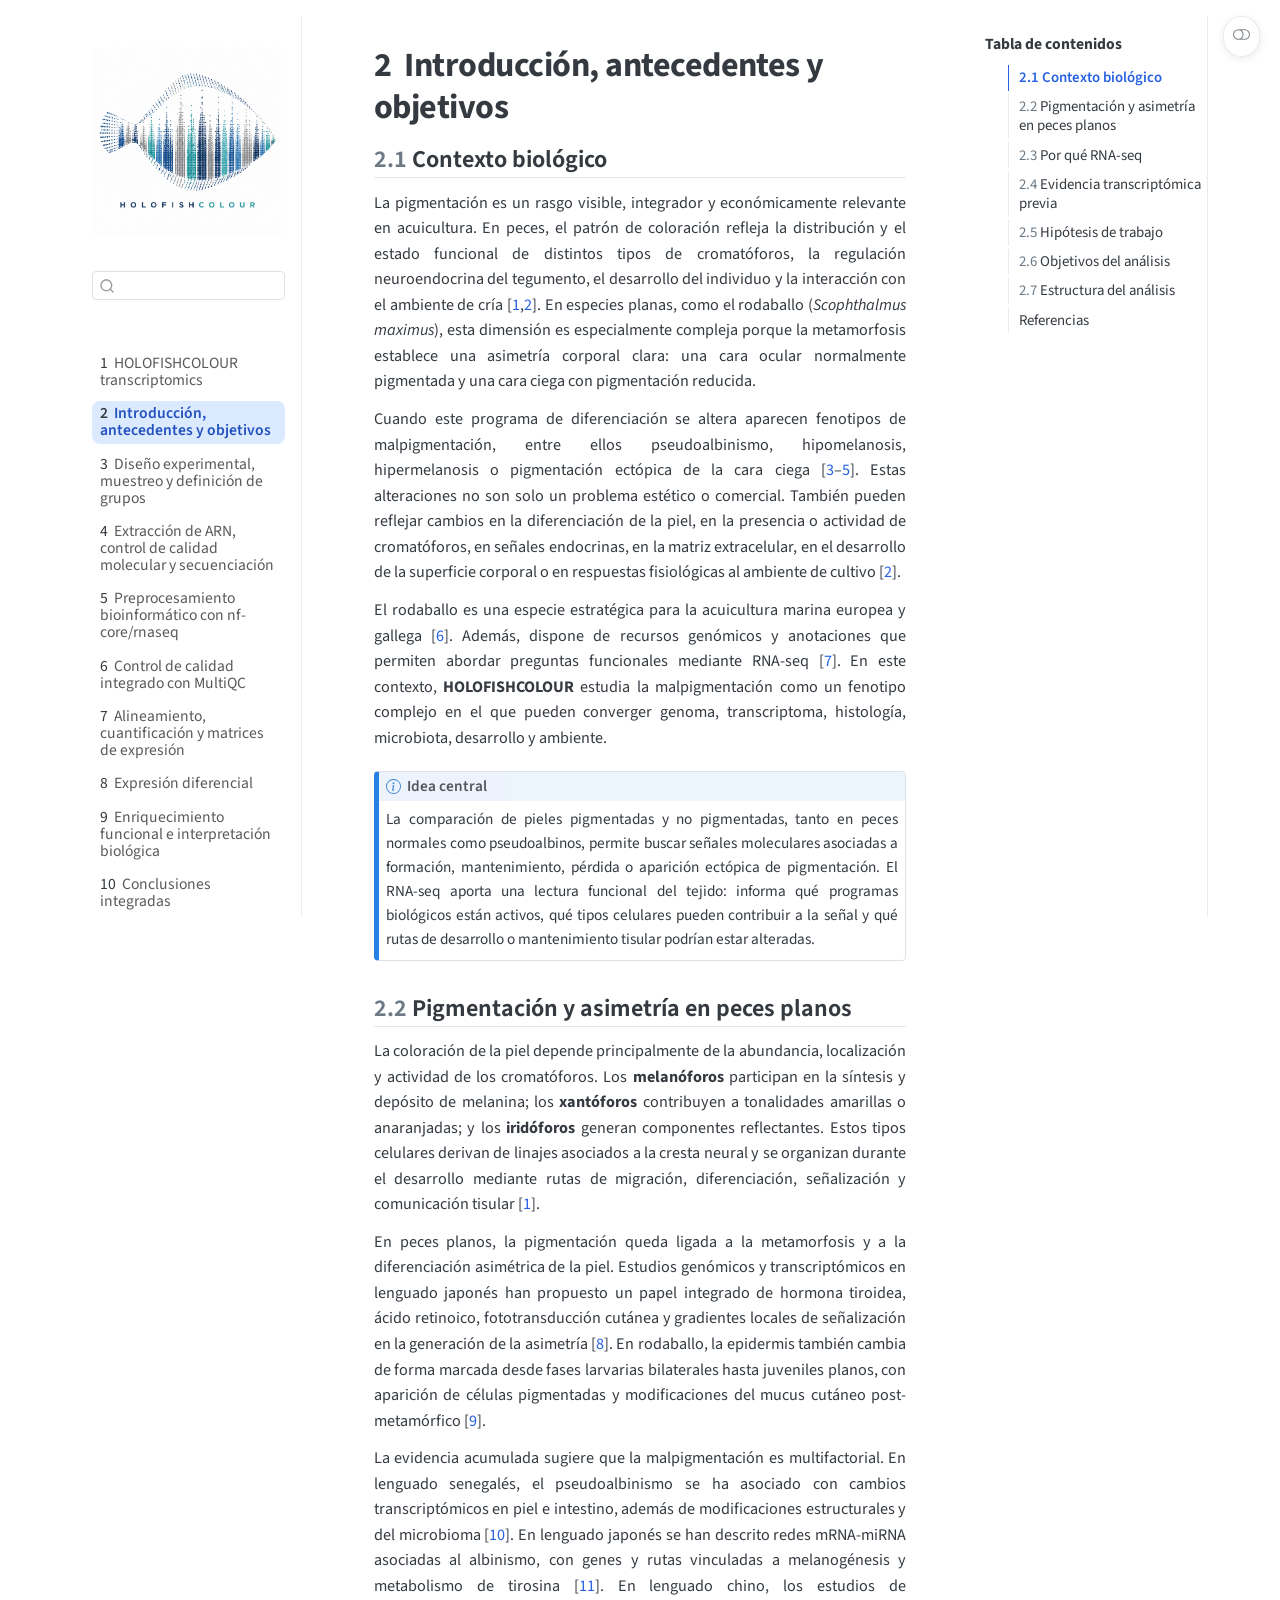
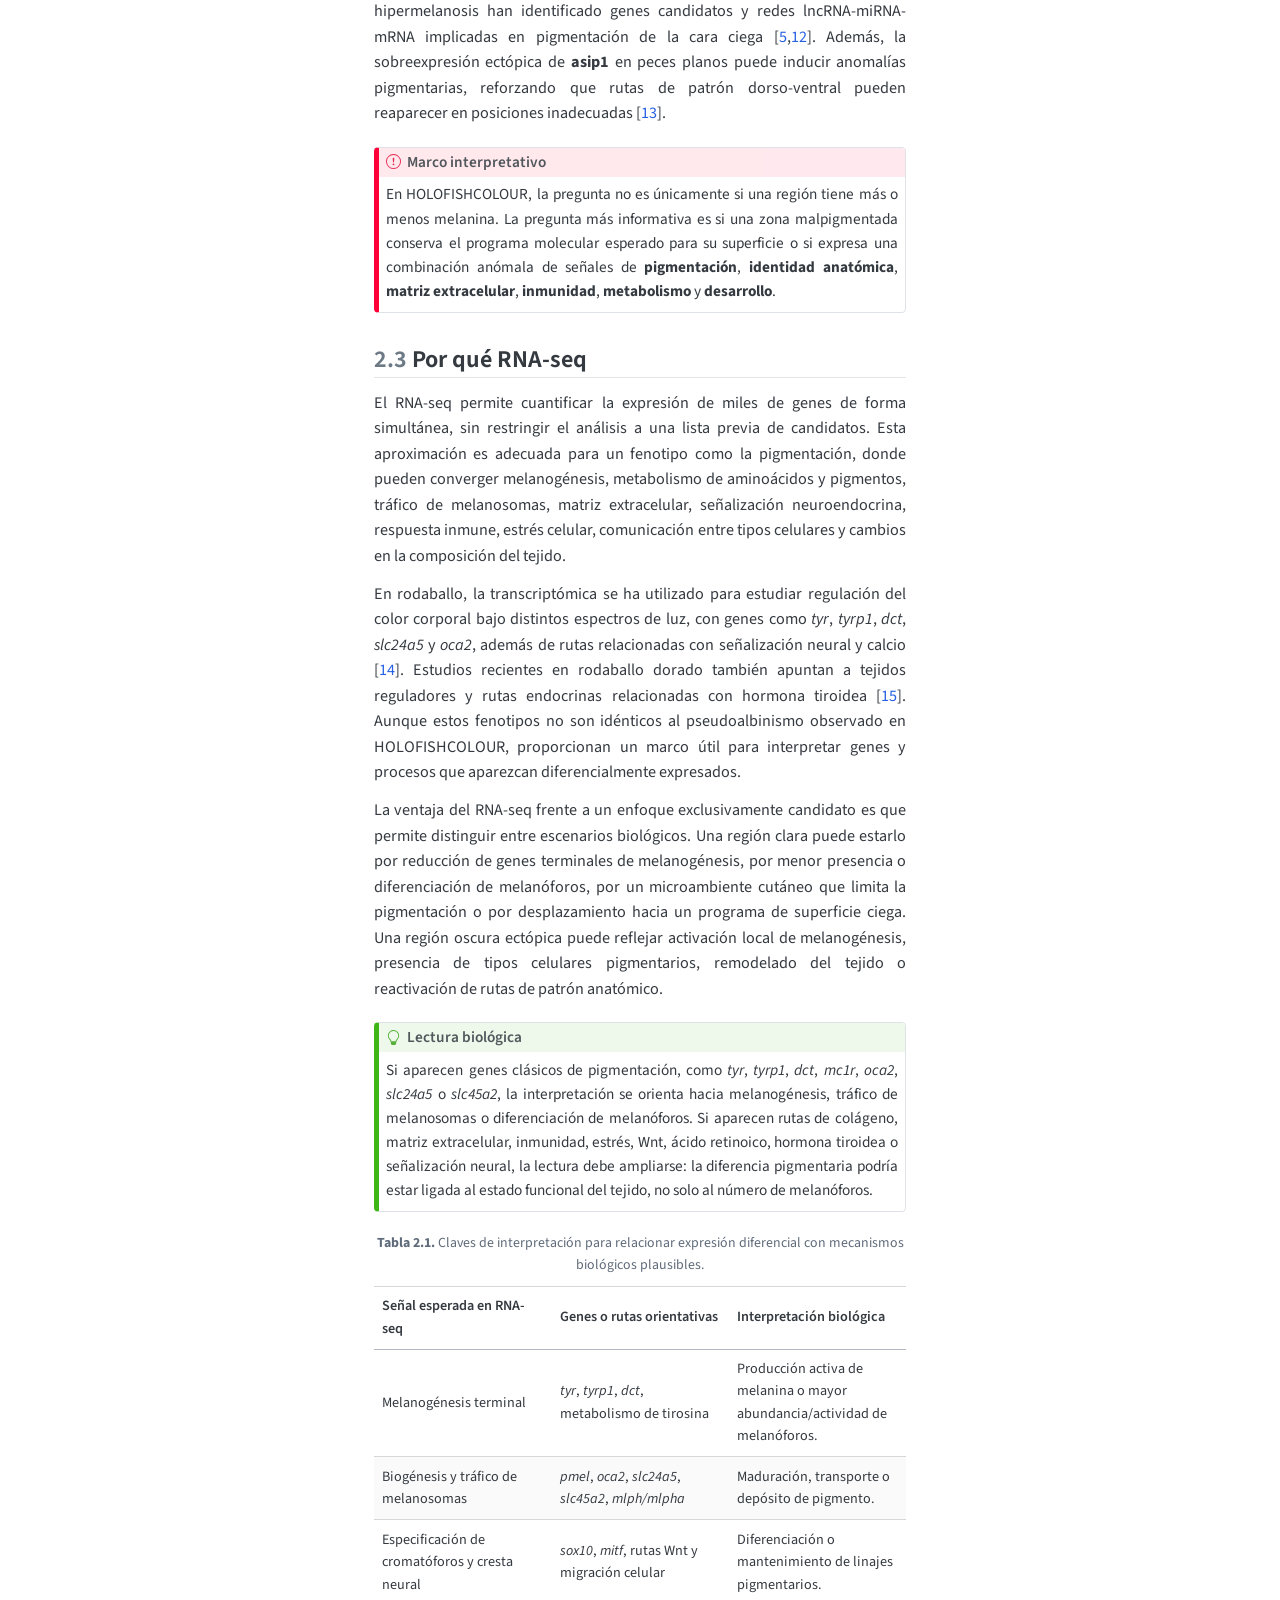
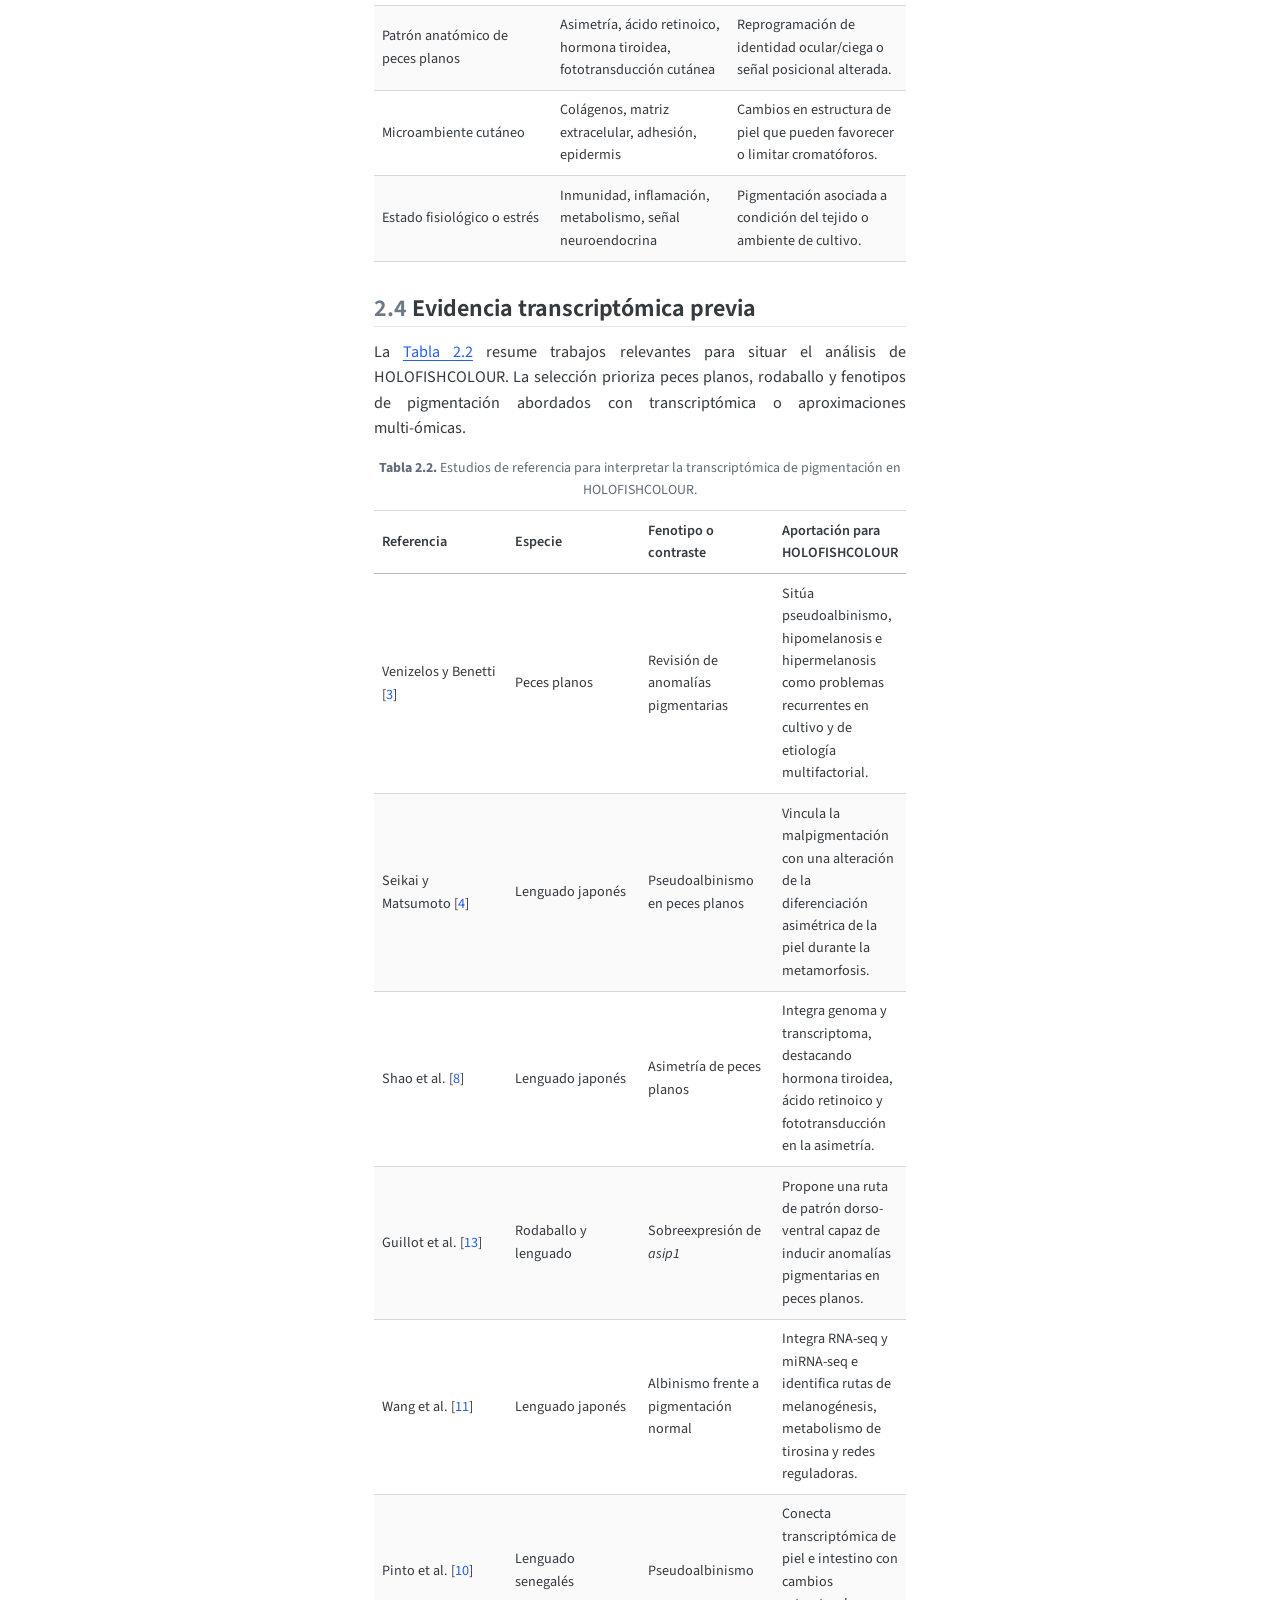
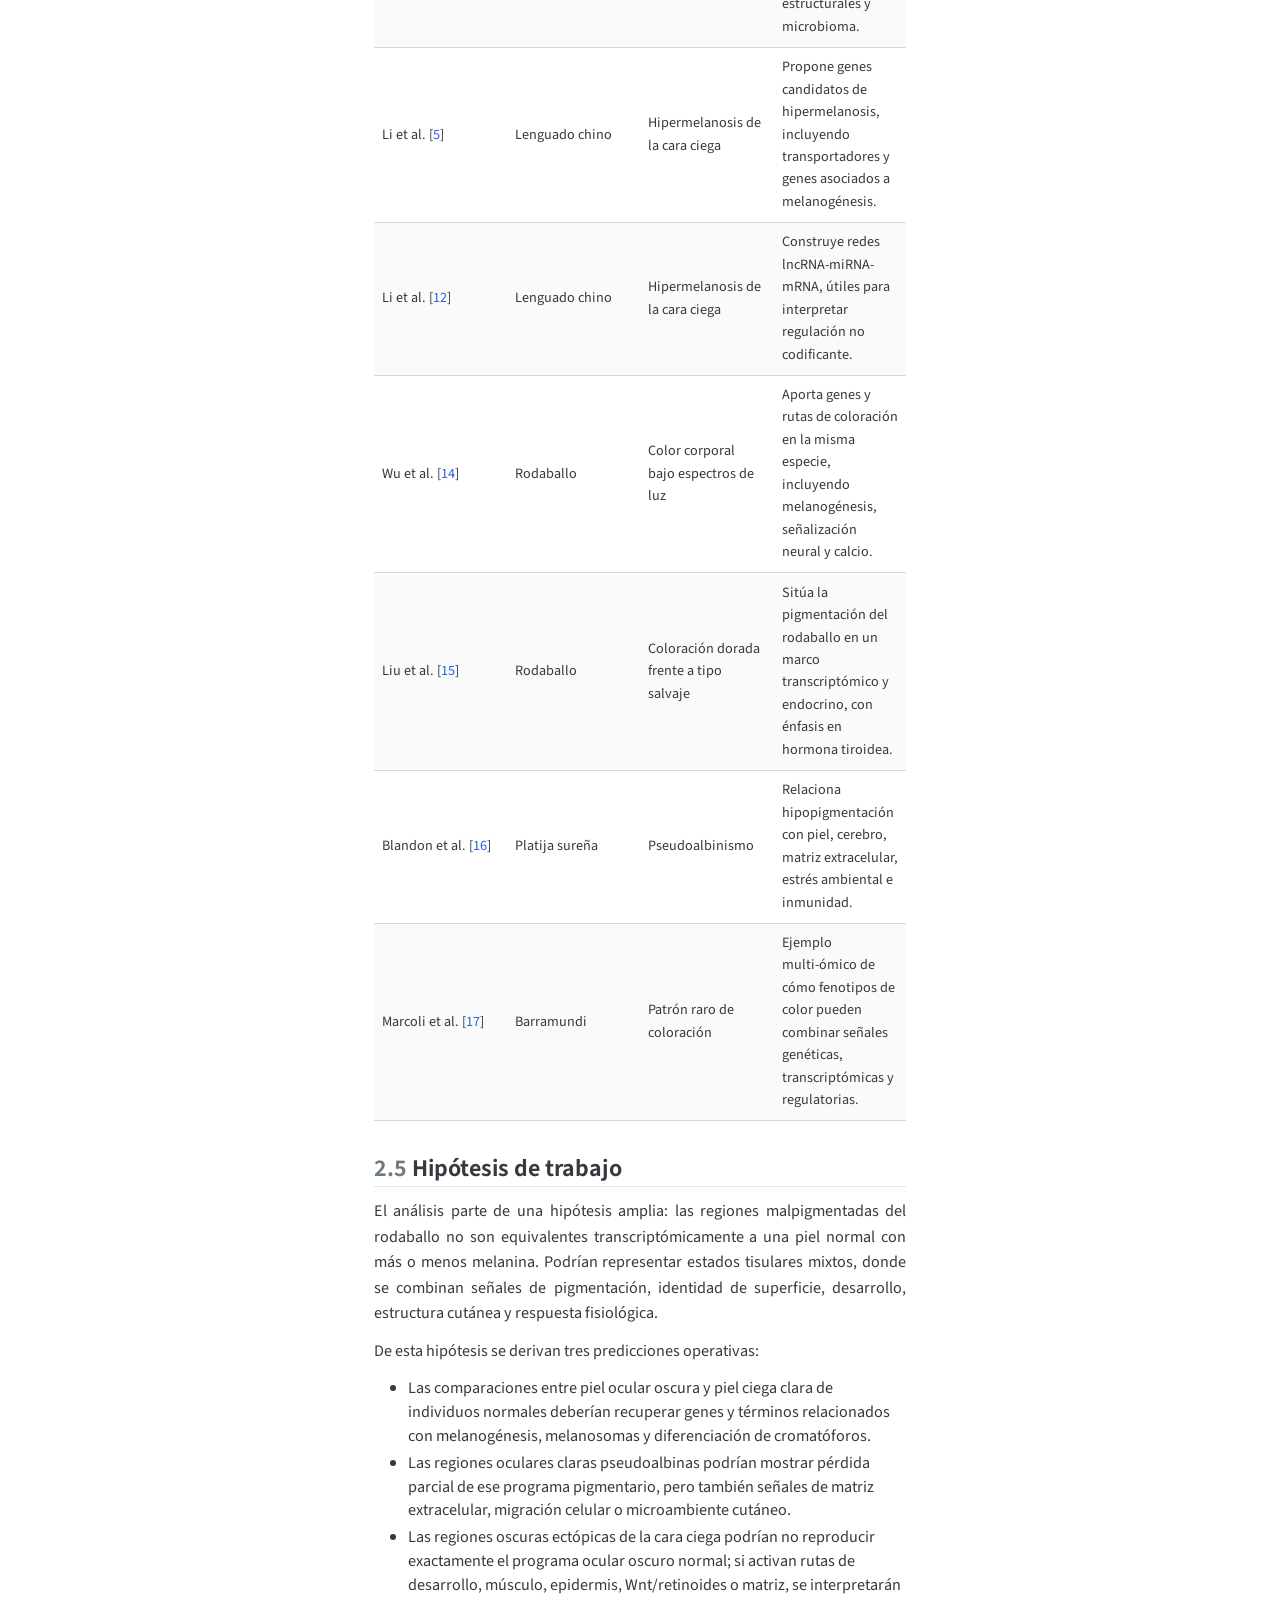
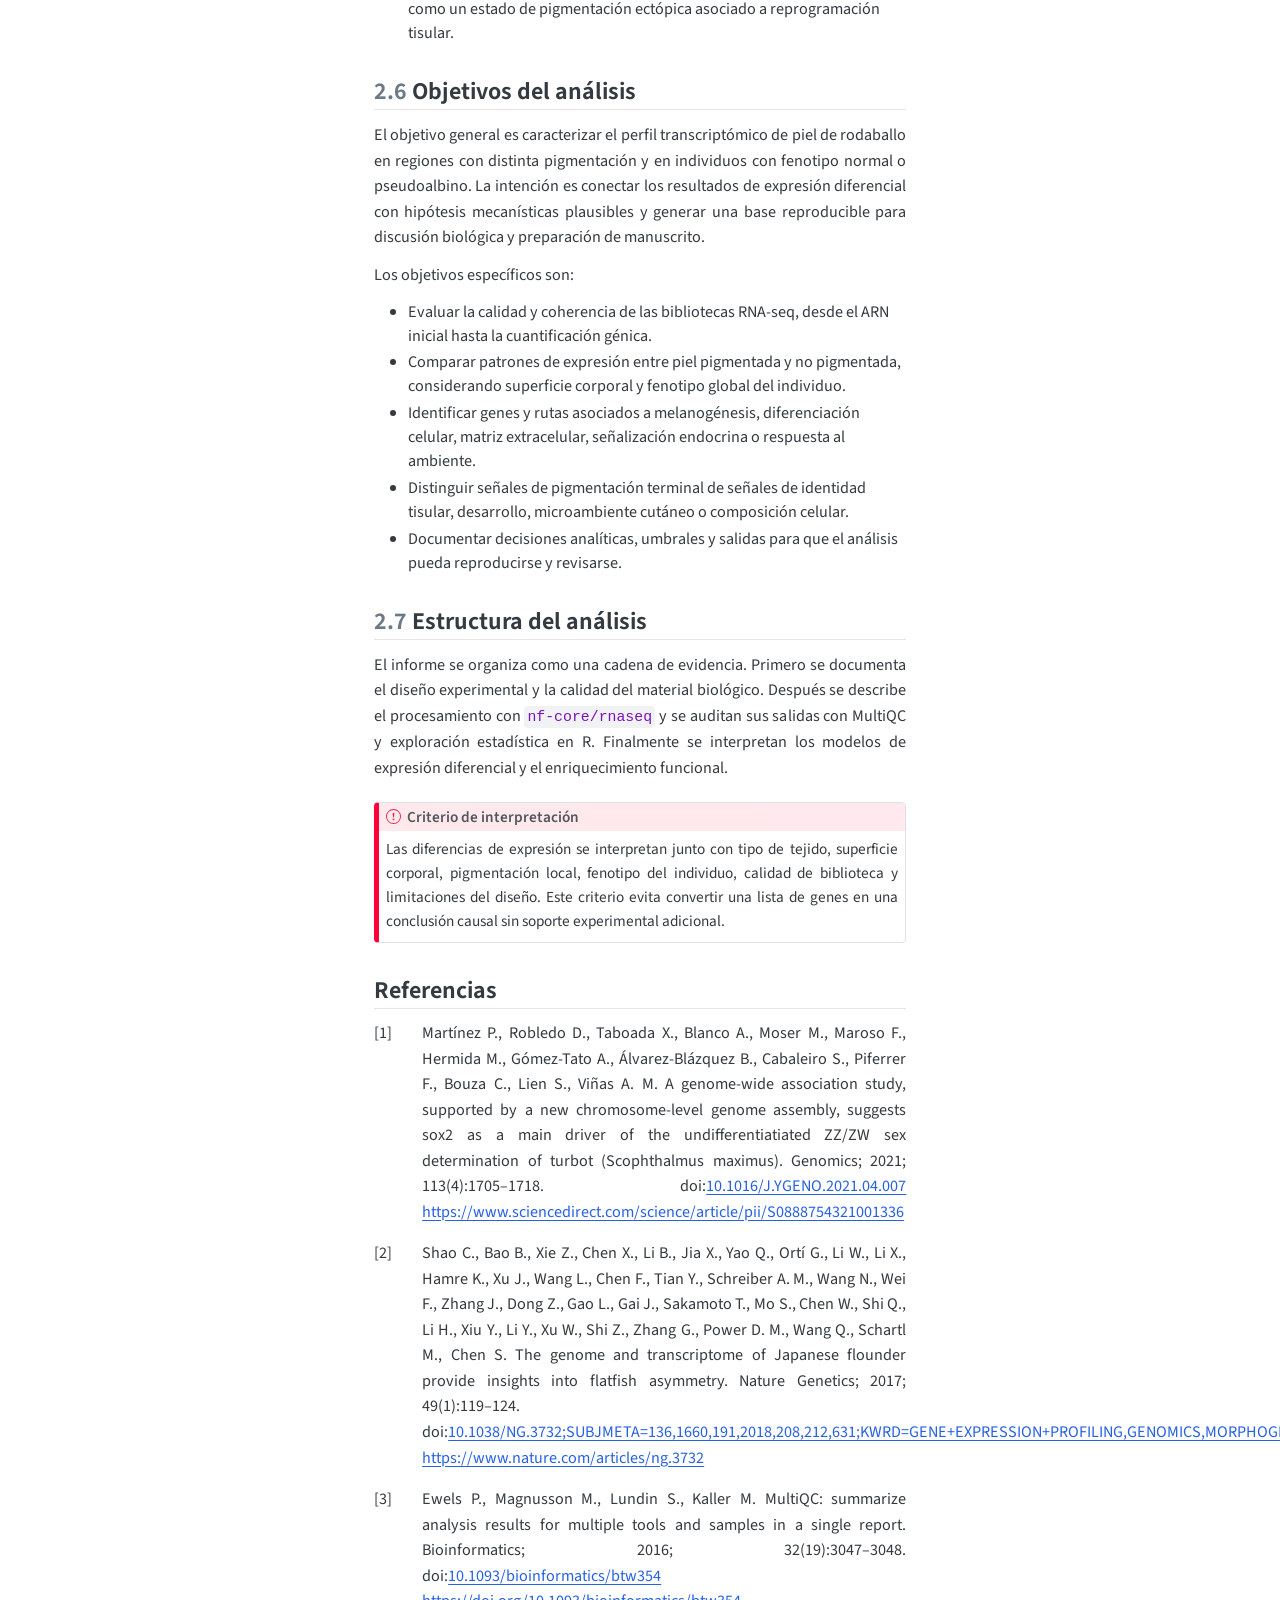
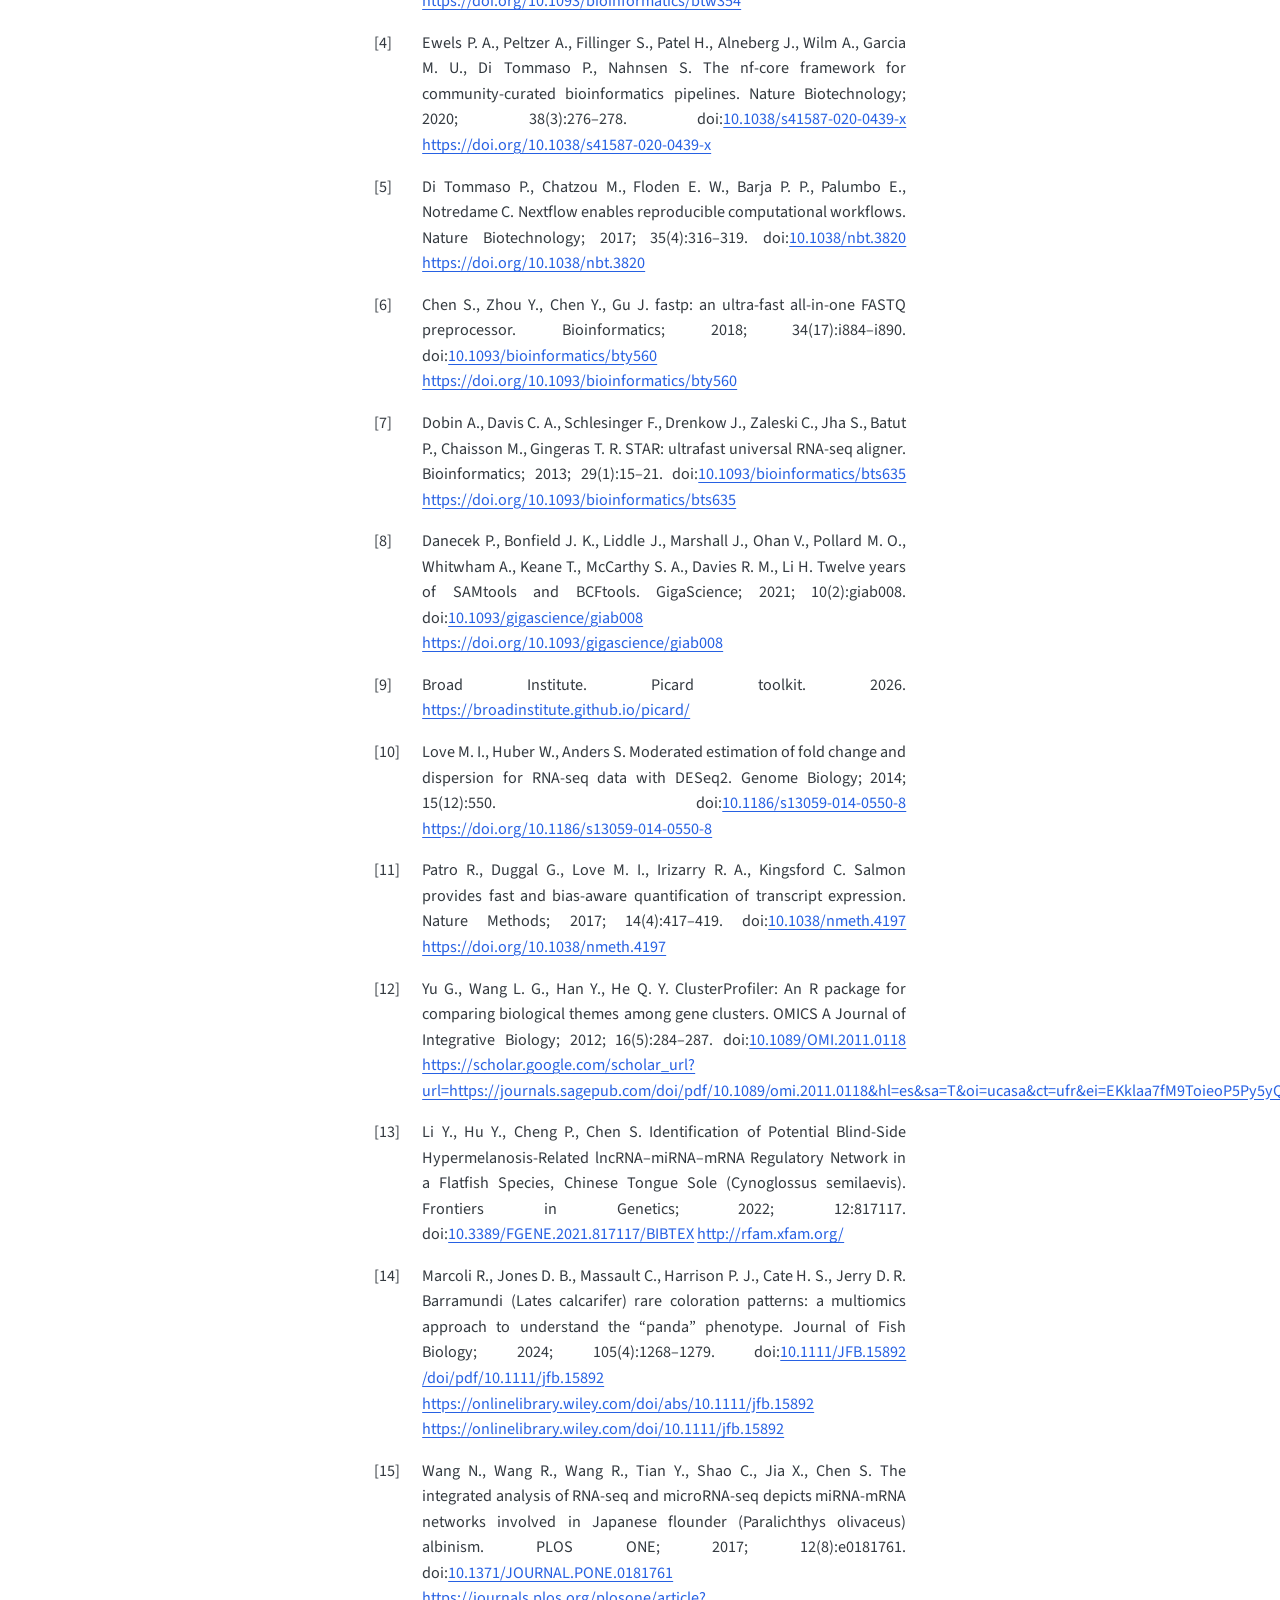
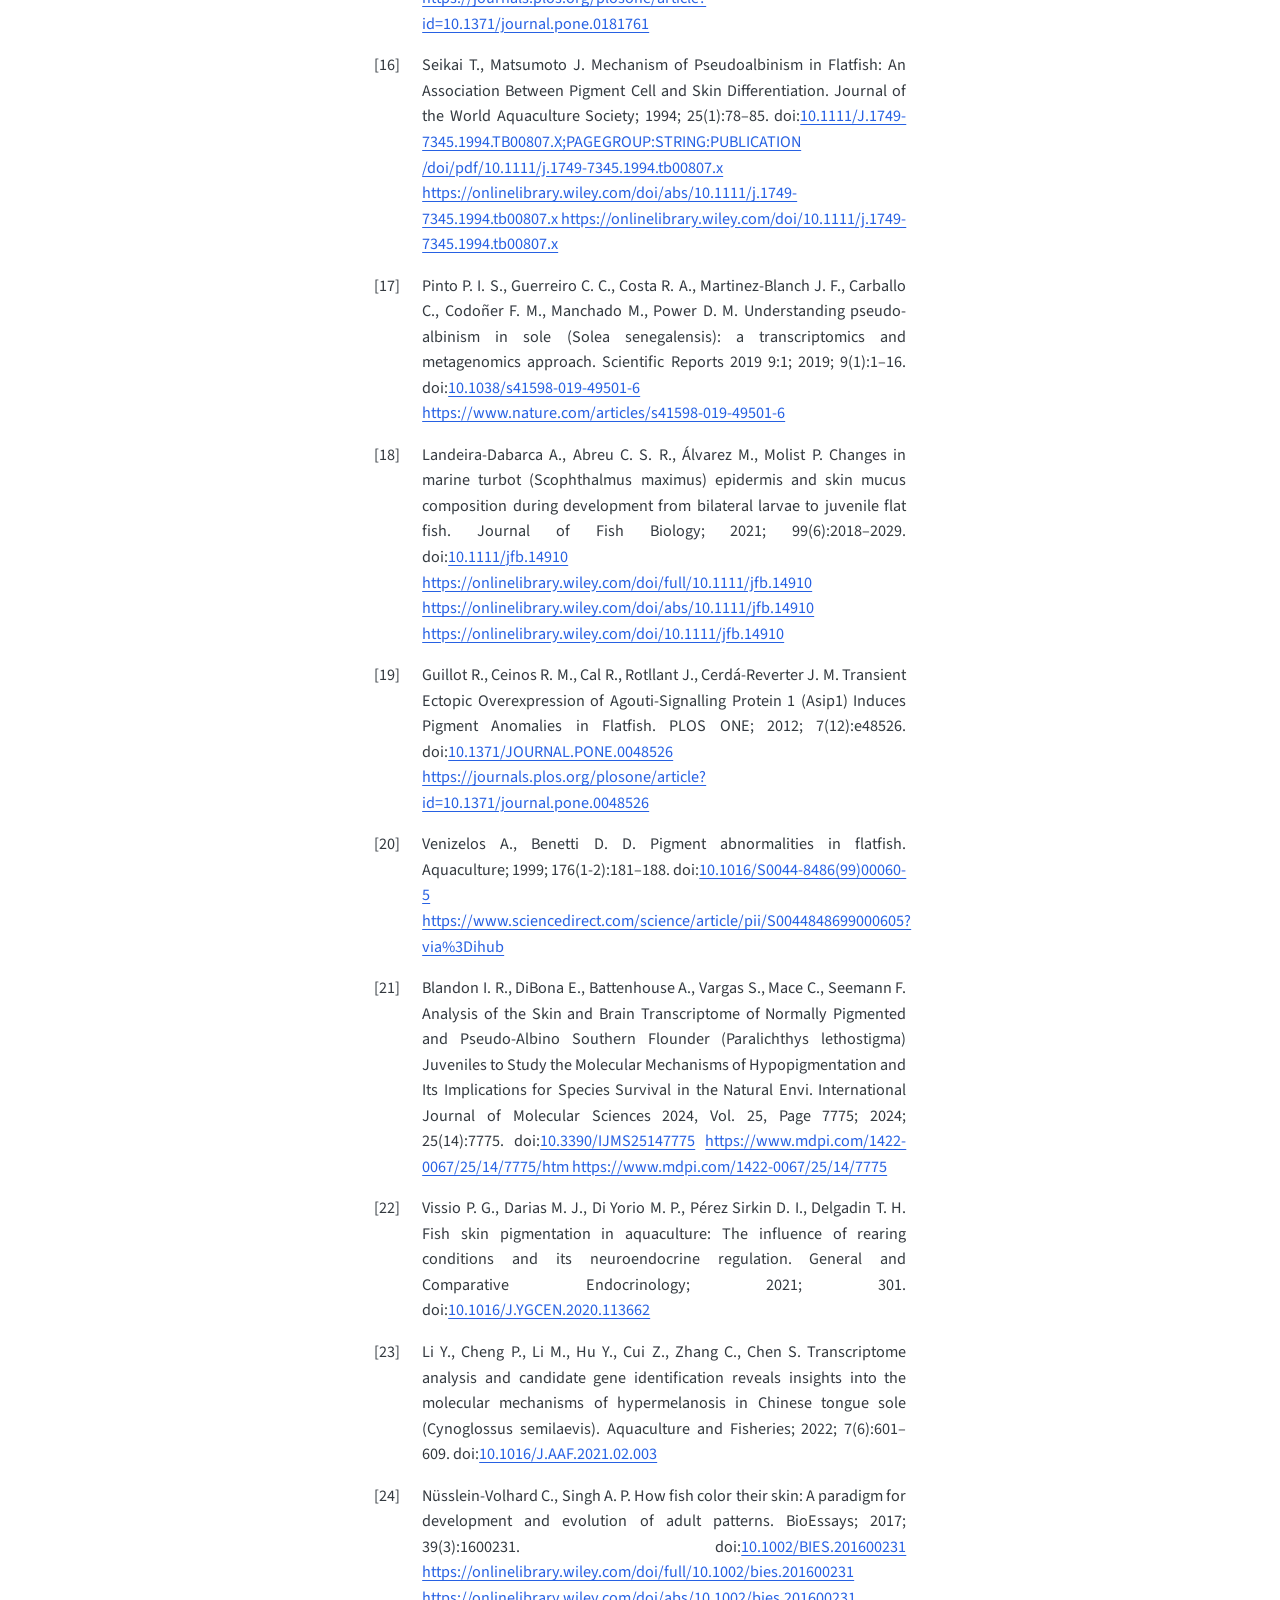
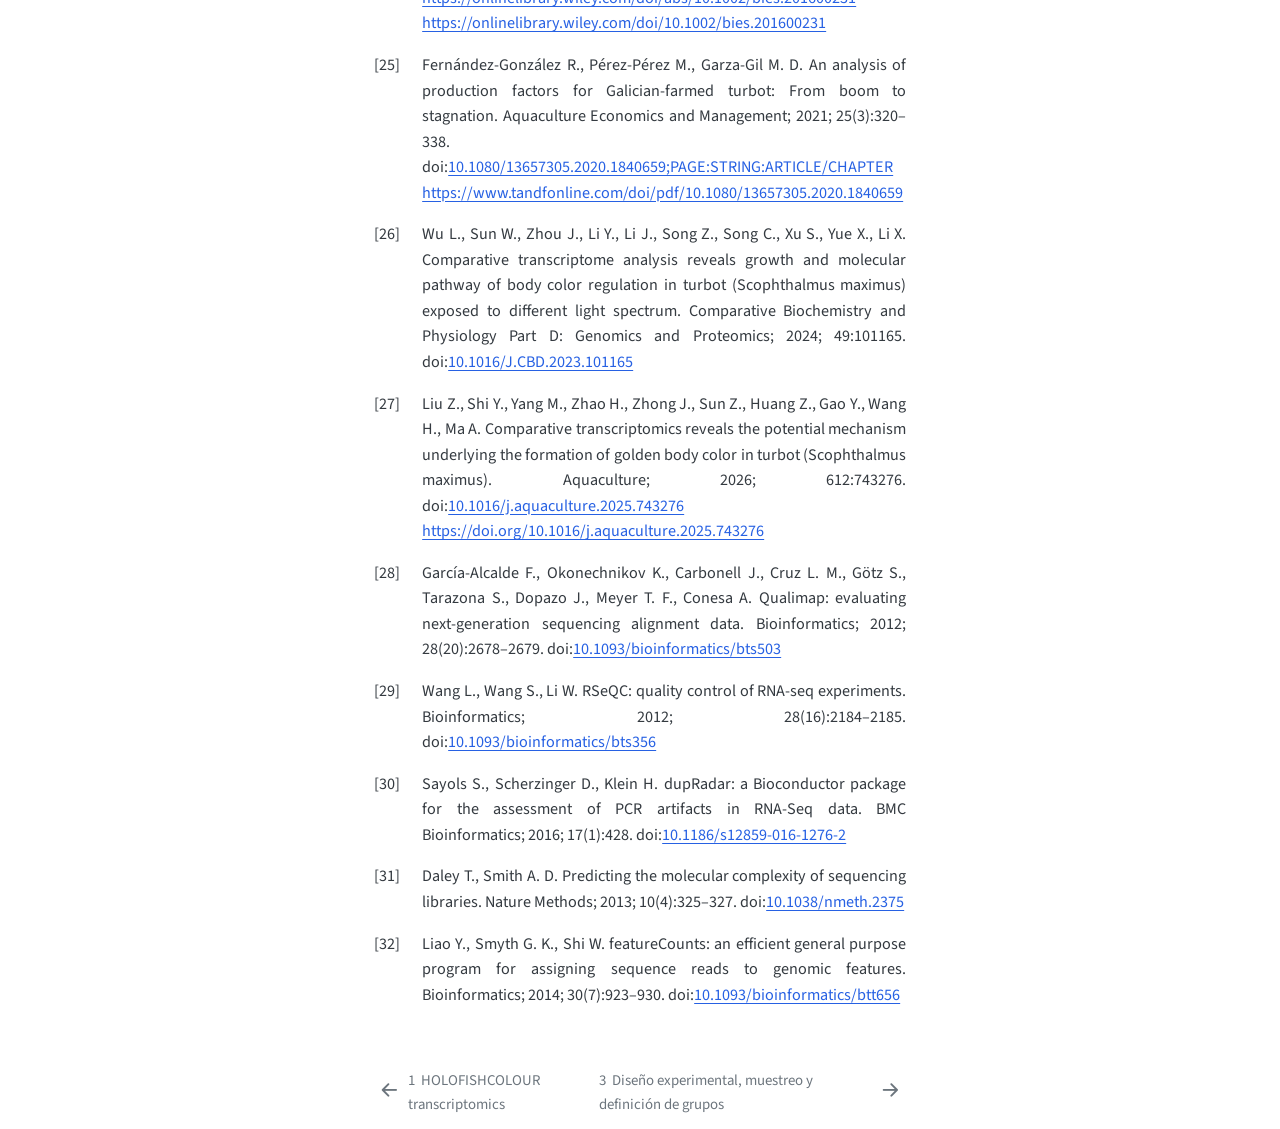
<file: docs/chapters/01_intro.html>
<!DOCTYPE html>
<html xmlns="http://www.w3.org/1999/xhtml" lang="es" xml:lang="es"><head>

<meta charset="utf-8">
<meta name="generator" content="quarto-1.8.27">

<meta name="viewport" content="width=device-width, initial-scale=1.0, user-scalable=yes">


<title>2&nbsp; Introducción, antecedentes y objetivos – HOLOFISHCOLOUR transcriptomics</title>
<style>
code{white-space: pre-wrap;}
span.smallcaps{font-variant: small-caps;}
div.columns{display: flex; gap: min(4vw, 1.5em);}
div.column{flex: auto; overflow-x: auto;}
div.hanging-indent{margin-left: 1.5em; text-indent: -1.5em;}
ul.task-list{list-style: none;}
ul.task-list li input[type="checkbox"] {
  width: 0.8em;
  margin: 0 0.8em 0.2em -1em; /* quarto-specific, see https://github.com/quarto-dev/quarto-cli/issues/4556 */ 
  vertical-align: middle;
}
/* CSS for citations */
div.csl-bib-body { }
div.csl-entry {
  clear: both;
  margin-bottom: 0em;
}
.hanging-indent div.csl-entry {
  margin-left:2em;
  text-indent:-2em;
}
div.csl-left-margin {
  min-width:2em;
  float:left;
}
div.csl-right-inline {
  margin-left:2em;
  padding-left:1em;
}
div.csl-indent {
  margin-left: 2em;
}</style>


<script src="../site_libs/quarto-nav/quarto-nav.js"></script>
<script src="../site_libs/quarto-nav/headroom.min.js"></script>
<script src="../site_libs/clipboard/clipboard.min.js"></script>
<script src="../site_libs/quarto-search/autocomplete.umd.js"></script>
<script src="../site_libs/quarto-search/fuse.min.js"></script>
<script src="../site_libs/quarto-search/quarto-search.js"></script>
<meta name="quarto:offset" content="../">
<link href="../chapters/02_exp_design.html" rel="next">
<link href="../index.html" rel="prev">
<script src="../site_libs/quarto-html/quarto.js" type="module"></script>
<script src="../site_libs/quarto-html/tabsets/tabsets.js" type="module"></script>
<script src="../site_libs/quarto-html/axe/axe-check.js" type="module"></script>
<script src="../site_libs/quarto-html/popper.min.js"></script>
<script src="../site_libs/quarto-html/tippy.umd.min.js"></script>
<script src="../site_libs/quarto-html/anchor.min.js"></script>
<link href="../site_libs/quarto-html/tippy.css" rel="stylesheet">
<link href="../site_libs/quarto-html/quarto-syntax-highlighting-ed96de9b727972fe78a7b5d16c58bf87.css" rel="stylesheet" class="quarto-color-scheme" id="quarto-text-highlighting-styles">
<link href="../site_libs/quarto-html/quarto-syntax-highlighting-dark-4d9afe2b8d18ee9fa5d0d57b5ed4214d.css" rel="stylesheet" class="quarto-color-scheme quarto-color-alternate" id="quarto-text-highlighting-styles">
<link href="../site_libs/quarto-html/quarto-syntax-highlighting-ed96de9b727972fe78a7b5d16c58bf87.css" rel="stylesheet" class="quarto-color-scheme-extra" id="quarto-text-highlighting-styles">
<script src="../site_libs/bootstrap/bootstrap.min.js"></script>
<link href="../site_libs/bootstrap/bootstrap-icons.css" rel="stylesheet">
<link href="../site_libs/bootstrap/bootstrap-0dd2bd5de344125cf763a379ddc3eb04.min.css" rel="stylesheet" append-hash="true" class="quarto-color-scheme" id="quarto-bootstrap" data-mode="light">
<link href="../site_libs/bootstrap/bootstrap-dark-7e34ecb6a0e7991f0346b0751d4a7c3f.min.css" rel="stylesheet" append-hash="true" class="quarto-color-scheme quarto-color-alternate" id="quarto-bootstrap" data-mode="dark">
<link href="../site_libs/bootstrap/bootstrap-0dd2bd5de344125cf763a379ddc3eb04.min.css" rel="stylesheet" append-hash="true" class="quarto-color-scheme-extra" id="quarto-bootstrap" data-mode="light">
<script id="quarto-search-options" type="application/json">{
  "location": "sidebar",
  "copy-button": false,
  "collapse-after": 3,
  "panel-placement": "start",
  "type": "textbox",
  "limit": 50,
  "keyboard-shortcut": [
    "f",
    "/",
    "s"
  ],
  "show-item-context": false,
  "language": {
    "search-no-results-text": "No se han encontrado resultados",
    "search-matching-documents-text": "documentos encontrados",
    "search-copy-link-title": "Copiar el enlace en la búsqueda",
    "search-hide-matches-text": "Ocultar resultados adicionales",
    "search-more-match-text": "resultado adicional en este documento",
    "search-more-matches-text": "resultados adicionales en este documento",
    "search-clear-button-title": "Borrar",
    "search-text-placeholder": "",
    "search-detached-cancel-button-title": "Cancelar",
    "search-submit-button-title": "Enviar",
    "search-label": "Buscar"
  }
}</script>
<style>html{ scroll-behavior: smooth; }</style>


<link rel="stylesheet" href="../styles.css">
</head>

<body class="nav-sidebar floating quarto-light"><script id="quarto-html-before-body" type="application/javascript">
    const toggleBodyColorMode = (bsSheetEl) => {
      const mode = bsSheetEl.getAttribute("data-mode");
      const bodyEl = window.document.querySelector("body");
      if (mode === "dark") {
        bodyEl.classList.add("quarto-dark");
        bodyEl.classList.remove("quarto-light");
      } else {
        bodyEl.classList.add("quarto-light");
        bodyEl.classList.remove("quarto-dark");
      }
    }
    const toggleBodyColorPrimary = () => {
      const bsSheetEl = window.document.querySelector("link#quarto-bootstrap:not([rel=disabled-stylesheet])");
      if (bsSheetEl) {
        toggleBodyColorMode(bsSheetEl);
      }
    }
    const setColorSchemeToggle = (alternate) => {
      const toggles = window.document.querySelectorAll('.quarto-color-scheme-toggle');
      for (let i=0; i < toggles.length; i++) {
        const toggle = toggles[i];
        if (toggle) {
          if (alternate) {
            toggle.classList.add("alternate");
          } else {
            toggle.classList.remove("alternate");
          }
        }
      }
    };
    const toggleColorMode = (alternate) => {
      // Switch the stylesheets
      const primaryStylesheets = window.document.querySelectorAll('link.quarto-color-scheme:not(.quarto-color-alternate)');
      const alternateStylesheets = window.document.querySelectorAll('link.quarto-color-scheme.quarto-color-alternate');
      manageTransitions('#quarto-margin-sidebar .nav-link', false);
      if (alternate) {
        // note: dark is layered on light, we don't disable primary!
        enableStylesheet(alternateStylesheets);
        for (const sheetNode of alternateStylesheets) {
          if (sheetNode.id === "quarto-bootstrap") {
            toggleBodyColorMode(sheetNode);
          }
        }
      } else {
        disableStylesheet(alternateStylesheets);
        enableStylesheet(primaryStylesheets)
        toggleBodyColorPrimary();
      }
      manageTransitions('#quarto-margin-sidebar .nav-link', true);
      // Switch the toggles
      setColorSchemeToggle(alternate)
      // Hack to workaround the fact that safari doesn't
      // properly recolor the scrollbar when toggling (#1455)
      if (navigator.userAgent.indexOf('Safari') > 0 && navigator.userAgent.indexOf('Chrome') == -1) {
        manageTransitions("body", false);
        window.scrollTo(0, 1);
        setTimeout(() => {
          window.scrollTo(0, 0);
          manageTransitions("body", true);
        }, 40);
      }
    }
    const disableStylesheet = (stylesheets) => {
      for (let i=0; i < stylesheets.length; i++) {
        const stylesheet = stylesheets[i];
        stylesheet.rel = 'disabled-stylesheet';
      }
    }
    const enableStylesheet = (stylesheets) => {
      for (let i=0; i < stylesheets.length; i++) {
        const stylesheet = stylesheets[i];
        if(stylesheet.rel !== 'stylesheet') { // for Chrome, which will still FOUC without this check
          stylesheet.rel = 'stylesheet';
        }
      }
    }
    const manageTransitions = (selector, allowTransitions) => {
      const els = window.document.querySelectorAll(selector);
      for (let i=0; i < els.length; i++) {
        const el = els[i];
        if (allowTransitions) {
          el.classList.remove('notransition');
        } else {
          el.classList.add('notransition');
        }
      }
    }
    const isFileUrl = () => {
      return window.location.protocol === 'file:';
    }
    const hasAlternateSentinel = () => {
      let styleSentinel = getColorSchemeSentinel();
      if (styleSentinel !== null) {
        return styleSentinel === "alternate";
      } else {
        return false;
      }
    }
    const setStyleSentinel = (alternate) => {
      const value = alternate ? "alternate" : "default";
      if (!isFileUrl()) {
        window.localStorage.setItem("quarto-color-scheme", value);
      } else {
        localAlternateSentinel = value;
      }
    }
    const getColorSchemeSentinel = () => {
      if (!isFileUrl()) {
        const storageValue = window.localStorage.getItem("quarto-color-scheme");
        return storageValue != null ? storageValue : localAlternateSentinel;
      } else {
        return localAlternateSentinel;
      }
    }
    const toggleGiscusIfUsed = (isAlternate, darkModeDefault) => {
      const baseTheme = document.querySelector('#giscus-base-theme')?.value ?? 'light';
      const alternateTheme = document.querySelector('#giscus-alt-theme')?.value ?? 'dark';
      let newTheme = '';
      if(authorPrefersDark) {
        newTheme = isAlternate ? baseTheme : alternateTheme;
      } else {
        newTheme = isAlternate ? alternateTheme : baseTheme;
      }
      const changeGiscusTheme = () => {
        // From: https://github.com/giscus/giscus/issues/336
        const sendMessage = (message) => {
          const iframe = document.querySelector('iframe.giscus-frame');
          if (!iframe) return;
          iframe.contentWindow.postMessage({ giscus: message }, 'https://giscus.app');
        }
        sendMessage({
          setConfig: {
            theme: newTheme
          }
        });
      }
      const isGiscussLoaded = window.document.querySelector('iframe.giscus-frame') !== null;
      if (isGiscussLoaded) {
        changeGiscusTheme();
      }
    };
    const authorPrefersDark = false;
    const darkModeDefault = authorPrefersDark;
      document.querySelector('link#quarto-text-highlighting-styles.quarto-color-scheme-extra').rel = 'disabled-stylesheet';
      document.querySelector('link#quarto-bootstrap.quarto-color-scheme-extra').rel = 'disabled-stylesheet';
    let localAlternateSentinel = darkModeDefault ? 'alternate' : 'default';
    // Dark / light mode switch
    window.quartoToggleColorScheme = () => {
      // Read the current dark / light value
      let toAlternate = !hasAlternateSentinel();
      toggleColorMode(toAlternate);
      setStyleSentinel(toAlternate);
      toggleGiscusIfUsed(toAlternate, darkModeDefault);
      window.dispatchEvent(new Event('resize'));
    };
    // Switch to dark mode if need be
    if (hasAlternateSentinel()) {
      toggleColorMode(true);
    } else {
      toggleColorMode(false);
    }
  </script>

<div id="quarto-search-results"></div>
  <header id="quarto-header" class="headroom fixed-top">
  <nav class="quarto-secondary-nav">
    <div class="container-fluid d-flex">
      <button type="button" class="quarto-btn-toggle btn" data-bs-toggle="collapse" role="button" data-bs-target=".quarto-sidebar-collapse-item" aria-controls="quarto-sidebar" aria-expanded="false" aria-label="Alternar barra lateral" onclick="if (window.quartoToggleHeadroom) { window.quartoToggleHeadroom(); }">
        <i class="bi bi-layout-text-sidebar-reverse"></i>
      </button>
        <nav class="quarto-page-breadcrumbs" aria-label="breadcrumb"><ol class="breadcrumb"><li class="breadcrumb-item"><a href="../chapters/01_intro.html"><span class="chapter-number">2</span>&nbsp; <span class="chapter-title">Introducción, antecedentes y objetivos</span></a></li></ol></nav>
        <a class="flex-grow-1" role="navigation" data-bs-toggle="collapse" data-bs-target=".quarto-sidebar-collapse-item" aria-controls="quarto-sidebar" aria-expanded="false" aria-label="Alternar barra lateral" onclick="if (window.quartoToggleHeadroom) { window.quartoToggleHeadroom(); }">      
        </a>
      <button type="button" class="btn quarto-search-button" aria-label="Buscar" onclick="window.quartoOpenSearch();">
        <i class="bi bi-search"></i>
      </button>
    </div>
  </nav>
</header>
<!-- content -->
<div id="quarto-content" class="quarto-container page-columns page-rows-contents page-layout-article">
<!-- sidebar -->
  <nav id="quarto-sidebar" class="sidebar collapse collapse-horizontal quarto-sidebar-collapse-item sidebar-navigation floating overflow-auto">
    <div class="pt-lg-2 mt-2 text-left sidebar-header sidebar-header-stacked">
      <a href="index.html" class="sidebar-logo-link">
      <img src="../images/holofishcolour_manhattan_logo_2026.png" alt="HOLOFISHCOLOUR" class="sidebar-logo light-content py-0 d-lg-inline d-none">
      <img src="../images/holofishcolour_manhattan_logo_2026.png" alt="HOLOFISHCOLOUR" class="sidebar-logo dark-content py-0 d-lg-inline d-none">
      </a>
    <div class="sidebar-title mb-0 py-0">
      <a href="../">HOLOFISHCOLOUR transcriptomics</a> 
        <div class="sidebar-tools-main">
  <a href="" class="quarto-color-scheme-toggle quarto-navigation-tool  px-1" onclick="window.quartoToggleColorScheme(); return false;" title="Alternar modo oscuro"><i class="bi"></i></a>
</div>
    </div>
      </div>
        <div class="mt-2 flex-shrink-0 align-items-center">
        <div class="sidebar-search">
        <div id="quarto-search" class="" title="Buscar"></div>
        </div>
        </div>
    <div class="sidebar-menu-container"> 
    <ul class="list-unstyled mt-1">
        <li class="sidebar-item">
  <div class="sidebar-item-container"> 
  <a href="../index.html" class="sidebar-item-text sidebar-link">
 <span class="menu-text"><span class="chapter-number">1</span>&nbsp; <span class="chapter-title">HOLOFISHCOLOUR transcriptomics</span></span></a>
  </div>
</li>
        <li class="sidebar-item">
  <div class="sidebar-item-container"> 
  <a href="../chapters/01_intro.html" class="sidebar-item-text sidebar-link active">
 <span class="menu-text"><span class="chapter-number">2</span>&nbsp; <span class="chapter-title">Introducción, antecedentes y objetivos</span></span></a>
  </div>
</li>
        <li class="sidebar-item">
  <div class="sidebar-item-container"> 
  <a href="../chapters/02_exp_design.html" class="sidebar-item-text sidebar-link">
 <span class="menu-text"><span class="chapter-number">3</span>&nbsp; <span class="chapter-title">Diseño experimental, muestreo y definición de grupos</span></span></a>
  </div>
</li>
        <li class="sidebar-item">
  <div class="sidebar-item-container"> 
  <a href="../chapters/03_results.html" class="sidebar-item-text sidebar-link">
 <span class="menu-text"><span class="chapter-number">4</span>&nbsp; <span class="chapter-title">Extracción de ARN, control de calidad molecular y secuenciación</span></span></a>
  </div>
</li>
        <li class="sidebar-item">
  <div class="sidebar-item-container"> 
  <a href="../chapters/02_methods_nfcore.html" class="sidebar-item-text sidebar-link">
 <span class="menu-text"><span class="chapter-number">5</span>&nbsp; <span class="chapter-title">Preprocesamiento bioinformático con nf-core/rnaseq</span></span></a>
  </div>
</li>
        <li class="sidebar-item">
  <div class="sidebar-item-container"> 
  <a href="../chapters/03_qc_multiqc.html" class="sidebar-item-text sidebar-link">
 <span class="menu-text"><span class="chapter-number">6</span>&nbsp; <span class="chapter-title">Control de calidad integrado con MultiQC</span></span></a>
  </div>
</li>
        <li class="sidebar-item">
  <div class="sidebar-item-container"> 
  <a href="../chapters/04_alignment_quant.html" class="sidebar-item-text sidebar-link">
 <span class="menu-text"><span class="chapter-number">7</span>&nbsp; <span class="chapter-title">Alineamiento, cuantificación y matrices de expresión</span></span></a>
  </div>
</li>
        <li class="sidebar-item">
  <div class="sidebar-item-container"> 
  <a href="../chapters/05_differential_expression.html" class="sidebar-item-text sidebar-link">
 <span class="menu-text"><span class="chapter-number">8</span>&nbsp; <span class="chapter-title">Expresión diferencial</span></span></a>
  </div>
</li>
        <li class="sidebar-item">
  <div class="sidebar-item-container"> 
  <a href="../chapters/06_functional_interpretation.html" class="sidebar-item-text sidebar-link">
 <span class="menu-text"><span class="chapter-number">9</span>&nbsp; <span class="chapter-title">Enriquecimiento funcional e interpretación biológica</span></span></a>
  </div>
</li>
        <li class="sidebar-item">
  <div class="sidebar-item-container"> 
  <a href="../chapters/07_conclusions.html" class="sidebar-item-text sidebar-link">
 <span class="menu-text"><span class="chapter-number">10</span>&nbsp; <span class="chapter-title">Conclusiones integradas</span></span></a>
  </div>
</li>
        <li class="sidebar-item sidebar-item-section">
      <div class="sidebar-item-container"> 
            <a class="sidebar-item-text sidebar-link text-start" data-bs-toggle="collapse" data-bs-target="#quarto-sidebar-section-1" role="navigation" aria-expanded="true">
 <span class="menu-text">Apéndices</span></a>
          <a class="sidebar-item-toggle text-start" data-bs-toggle="collapse" data-bs-target="#quarto-sidebar-section-1" role="navigation" aria-expanded="true" aria-label="Alternar sección">
            <i class="bi bi-chevron-right ms-2"></i>
          </a> 
      </div>
      <ul id="quarto-sidebar-section-1" class="collapse list-unstyled sidebar-section depth1 show">  
          <li class="sidebar-item">
  <div class="sidebar-item-container"> 
  <a href="../appendices/rna_extraction_protocol.html" class="sidebar-item-text sidebar-link">
 <span class="menu-text"><span class="chapter-number">A</span>&nbsp; <span class="chapter-title">Protocolo de extracción de ARN con TRIzol y columnas Phase Lock Gel Heavy</span></span></a>
  </div>
</li>
          <li class="sidebar-item">
  <div class="sidebar-item-container"> 
  <a href="../appendices/reproducibility.html" class="sidebar-item-text sidebar-link">
 <span class="menu-text"><span class="chapter-number">B</span>&nbsp; <span class="chapter-title">Reproducibilidad y decisiones analíticas</span></span></a>
  </div>
</li>
      </ul>
  </li>
    </ul>
    </div>
</nav>
<div id="quarto-sidebar-glass" class="quarto-sidebar-collapse-item" data-bs-toggle="collapse" data-bs-target=".quarto-sidebar-collapse-item"></div>
<!-- margin-sidebar -->
    <div id="quarto-margin-sidebar" class="sidebar margin-sidebar">
        <nav id="TOC" role="doc-toc" class="toc-active">
    <h2 id="toc-title">Tabla de contenidos</h2>
   
  <ul>
  <li><a href="#contexto-biológico" id="toc-contexto-biológico" class="nav-link active" data-scroll-target="#contexto-biológico"><span class="header-section-number">2.1</span> Contexto biológico</a></li>
  <li><a href="#pigmentación-y-asimetría-en-peces-planos" id="toc-pigmentación-y-asimetría-en-peces-planos" class="nav-link" data-scroll-target="#pigmentación-y-asimetría-en-peces-planos"><span class="header-section-number">2.2</span> Pigmentación y asimetría en peces planos</a></li>
  <li><a href="#por-qué-rna-seq" id="toc-por-qué-rna-seq" class="nav-link" data-scroll-target="#por-qué-rna-seq"><span class="header-section-number">2.3</span> Por qué RNA-seq</a></li>
  <li><a href="#evidencia-transcriptómica-previa" id="toc-evidencia-transcriptómica-previa" class="nav-link" data-scroll-target="#evidencia-transcriptómica-previa"><span class="header-section-number">2.4</span> Evidencia transcriptómica previa</a></li>
  <li><a href="#hipótesis-de-trabajo" id="toc-hipótesis-de-trabajo" class="nav-link" data-scroll-target="#hipótesis-de-trabajo"><span class="header-section-number">2.5</span> Hipótesis de trabajo</a></li>
  <li><a href="#objetivos-del-análisis" id="toc-objetivos-del-análisis" class="nav-link" data-scroll-target="#objetivos-del-análisis"><span class="header-section-number">2.6</span> Objetivos del análisis</a></li>
  <li><a href="#estructura-del-análisis" id="toc-estructura-del-análisis" class="nav-link" data-scroll-target="#estructura-del-análisis"><span class="header-section-number">2.7</span> Estructura del análisis</a></li>
  <li><a href="#referencias" id="toc-referencias" class="nav-link" data-scroll-target="#referencias">Referencias</a></li>
  </ul>
</nav>
    </div>
<!-- main -->
<main class="content" id="quarto-document-content">


<header id="title-block-header" class="quarto-title-block default">
<div class="quarto-title">
<h1 class="title"><span class="chapter-number">2</span>&nbsp; <span class="chapter-title">Introducción, antecedentes y objetivos</span></h1>
</div>



<div class="quarto-title-meta">

    
  
    
  </div>
  


</header>


<section id="contexto-biológico" class="level2" data-number="2.1">
<h2 data-number="2.1" class="anchored" data-anchor-id="contexto-biológico"><span class="header-section-number">2.1</span> Contexto biológico</h2>
<p>La pigmentación es un rasgo visible, integrador y económicamente relevante en acuicultura. En peces, el patrón de coloración refleja la distribución y el estado funcional de distintos tipos de cromatóforos, la regulación neuroendocrina del tegumento, el desarrollo del individuo y la interacción con el ambiente de cría <span class="citation" data-cites="Nusslein-Volhard2017 Vissio2021">[<a href="01_intro.html#ref-Nusslein-Volhard2017" role="doc-biblioref">1</a>,<a href="01_intro.html#ref-Vissio2021" role="doc-biblioref">2</a>]</span>. En especies planas, como el rodaballo (<em>Scophthalmus maximus</em>), esta dimensión es especialmente compleja porque la metamorfosis establece una asimetría corporal clara: una cara ocular normalmente pigmentada y una cara ciega con pigmentación reducida.</p>
<p>Cuando este programa de diferenciación se altera aparecen fenotipos de malpigmentación, entre ellos pseudoalbinismo, hipomelanosis, hipermelanosis o pigmentación ectópica de la cara ciega <span class="citation" data-cites="Venizelos1999 Seikai1994 Li2022a">[<a href="01_intro.html#ref-Venizelos1999" role="doc-biblioref">3</a>–<a href="01_intro.html#ref-Li2022a" role="doc-biblioref">5</a>]</span>. Estas alteraciones no son solo un problema estético o comercial. También pueden reflejar cambios en la diferenciación de la piel, en la presencia o actividad de cromatóforos, en señales endocrinas, en la matriz extracelular, en el desarrollo de la superficie corporal o en respuestas fisiológicas al ambiente de cultivo <span class="citation" data-cites="Vissio2021">[<a href="01_intro.html#ref-Vissio2021" role="doc-biblioref">2</a>]</span>.</p>
<p>El rodaballo es una especie estratégica para la acuicultura marina europea y gallega <span class="citation" data-cites="Fernandez-Gonzalez2021a">[<a href="01_intro.html#ref-Fernandez-Gonzalez2021a" role="doc-biblioref">6</a>]</span>. Además, dispone de recursos genómicos y anotaciones que permiten abordar preguntas funcionales mediante RNA-seq <span class="citation" data-cites="Martinez2021">[<a href="01_intro.html#ref-Martinez2021" role="doc-biblioref">7</a>]</span>. En este contexto, <strong>HOLOFISHCOLOUR</strong> estudia la malpigmentación como un fenotipo complejo en el que pueden converger genoma, transcriptoma, histología, microbiota, desarrollo y ambiente.</p>
<div class="callout callout-style-default callout-note callout-titled" title="Idea central">
<div class="callout-header d-flex align-content-center">
<div class="callout-icon-container">
<i class="callout-icon"></i>
</div>
<div class="callout-title-container flex-fill">
<span class="screen-reader-only">Nota</span>Idea central
</div>
</div>
<div class="callout-body-container callout-body">
<p>La comparación de pieles pigmentadas y no pigmentadas, tanto en peces normales como pseudoalbinos, permite buscar señales moleculares asociadas a formación, mantenimiento, pérdida o aparición ectópica de pigmentación. El RNA-seq aporta una lectura funcional del tejido: informa qué programas biológicos están activos, qué tipos celulares pueden contribuir a la señal y qué rutas de desarrollo o mantenimiento tisular podrían estar alteradas.</p>
</div>
</div>
</section>
<section id="pigmentación-y-asimetría-en-peces-planos" class="level2" data-number="2.2">
<h2 data-number="2.2" class="anchored" data-anchor-id="pigmentación-y-asimetría-en-peces-planos"><span class="header-section-number">2.2</span> Pigmentación y asimetría en peces planos</h2>
<p>La coloración de la piel depende principalmente de la abundancia, localización y actividad de los cromatóforos. Los <strong>melanóforos</strong> participan en la síntesis y depósito de melanina; los <strong>xantóforos</strong> contribuyen a tonalidades amarillas o anaranjadas; y los <strong>iridóforos</strong> generan componentes reflectantes. Estos tipos celulares derivan de linajes asociados a la cresta neural y se organizan durante el desarrollo mediante rutas de migración, diferenciación, señalización y comunicación tisular <span class="citation" data-cites="Nusslein-Volhard2017">[<a href="01_intro.html#ref-Nusslein-Volhard2017" role="doc-biblioref">1</a>]</span>.</p>
<p>En peces planos, la pigmentación queda ligada a la metamorfosis y a la diferenciación asimétrica de la piel. Estudios genómicos y transcriptómicos en lenguado japonés han propuesto un papel integrado de hormona tiroidea, ácido retinoico, fototransducción cutánea y gradientes locales de señalización en la generación de la asimetría <span class="citation" data-cites="Shao2017">[<a href="01_intro.html#ref-Shao2017" role="doc-biblioref">8</a>]</span>. En rodaballo, la epidermis también cambia de forma marcada desde fases larvarias bilaterales hasta juveniles planos, con aparición de células pigmentadas y modificaciones del mucus cutáneo post-metamórfico <span class="citation" data-cites="Landeira-Dabarca2021">[<a href="01_intro.html#ref-Landeira-Dabarca2021" role="doc-biblioref">9</a>]</span>.</p>
<p>La evidencia acumulada sugiere que la malpigmentación es multifactorial. En lenguado senegalés, el pseudoalbinismo se ha asociado con cambios transcriptómicos en piel e intestino, además de modificaciones estructurales y del microbioma <span class="citation" data-cites="Pinto2019">[<a href="01_intro.html#ref-Pinto2019" role="doc-biblioref">10</a>]</span>. En lenguado japonés se han descrito redes mRNA-miRNA asociadas al albinismo, con genes y rutas vinculadas a melanogénesis y metabolismo de tirosina <span class="citation" data-cites="Wang2017">[<a href="01_intro.html#ref-Wang2017" role="doc-biblioref">11</a>]</span>. En lenguado chino, los estudios de hipermelanosis han identificado genes candidatos y redes lncRNA-miRNA-mRNA implicadas en pigmentación de la cara ciega <span class="citation" data-cites="Li2022 Li2022a">[<a href="01_intro.html#ref-Li2022a" role="doc-biblioref">5</a>,<a href="01_intro.html#ref-Li2022" role="doc-biblioref">12</a>]</span>. Además, la sobreexpresión ectópica de <strong>asip1</strong> en peces planos puede inducir anomalías pigmentarias, reforzando que rutas de patrón dorso-ventral pueden reaparecer en posiciones inadecuadas <span class="citation" data-cites="Guillot2012">[<a href="01_intro.html#ref-Guillot2012" role="doc-biblioref">13</a>]</span>.</p>
<div class="callout callout-style-default callout-important callout-titled" title="Marco interpretativo">
<div class="callout-header d-flex align-content-center">
<div class="callout-icon-container">
<i class="callout-icon"></i>
</div>
<div class="callout-title-container flex-fill">
<span class="screen-reader-only">Importante</span>Marco interpretativo
</div>
</div>
<div class="callout-body-container callout-body">
<p>En HOLOFISHCOLOUR, la pregunta no es únicamente si una región tiene más o menos melanina. La pregunta más informativa es si una zona malpigmentada conserva el programa molecular esperado para su superficie o si expresa una combinación anómala de señales de <strong>pigmentación</strong>, <strong>identidad anatómica</strong>, <strong>matriz extracelular</strong>, <strong>inmunidad</strong>, <strong>metabolismo</strong> y <strong>desarrollo</strong>.</p>
</div>
</div>
</section>
<section id="por-qué-rna-seq" class="level2" data-number="2.3">
<h2 data-number="2.3" class="anchored" data-anchor-id="por-qué-rna-seq"><span class="header-section-number">2.3</span> Por qué RNA-seq</h2>
<p>El RNA-seq permite cuantificar la expresión de miles de genes de forma simultánea, sin restringir el análisis a una lista previa de candidatos. Esta aproximación es adecuada para un fenotipo como la pigmentación, donde pueden converger melanogénesis, metabolismo de aminoácidos y pigmentos, tráfico de melanosomas, matriz extracelular, señalización neuroendocrina, respuesta inmune, estrés celular, comunicación entre tipos celulares y cambios en la composición del tejido.</p>
<p>En rodaballo, la transcriptómica se ha utilizado para estudiar regulación del color corporal bajo distintos espectros de luz, con genes como <em>tyr</em>, <em>tyrp1</em>, <em>dct</em>, <em>slc24a5</em> y <em>oca2</em>, además de rutas relacionadas con señalización neural y calcio <span class="citation" data-cites="Wu2024">[<a href="01_intro.html#ref-Wu2024" role="doc-biblioref">14</a>]</span>. Estudios recientes en rodaballo dorado también apuntan a tejidos reguladores y rutas endocrinas relacionadas con hormona tiroidea <span class="citation" data-cites="Liu2026">[<a href="01_intro.html#ref-Liu2026" role="doc-biblioref">15</a>]</span>. Aunque estos fenotipos no son idénticos al pseudoalbinismo observado en HOLOFISHCOLOUR, proporcionan un marco útil para interpretar genes y procesos que aparezcan diferencialmente expresados.</p>
<p>La ventaja del RNA-seq frente a un enfoque exclusivamente candidato es que permite distinguir entre escenarios biológicos. Una región clara puede estarlo por reducción de genes terminales de melanogénesis, por menor presencia o diferenciación de melanóforos, por un microambiente cutáneo que limita la pigmentación o por desplazamiento hacia un programa de superficie ciega. Una región oscura ectópica puede reflejar activación local de melanogénesis, presencia de tipos celulares pigmentarios, remodelado del tejido o reactivación de rutas de patrón anatómico.</p>
<div class="callout callout-style-default callout-tip callout-titled" title="Lectura biológica">
<div class="callout-header d-flex align-content-center">
<div class="callout-icon-container">
<i class="callout-icon"></i>
</div>
<div class="callout-title-container flex-fill">
<span class="screen-reader-only">Tip</span>Lectura biológica
</div>
</div>
<div class="callout-body-container callout-body">
<p>Si aparecen genes clásicos de pigmentación, como <em>tyr</em>, <em>tyrp1</em>, <em>dct</em>, <em>mc1r</em>, <em>oca2</em>, <em>slc24a5</em> o <em>slc45a2</em>, la interpretación se orienta hacia melanogénesis, tráfico de melanosomas o diferenciación de melanóforos. Si aparecen rutas de colágeno, matriz extracelular, inmunidad, estrés, Wnt, ácido retinoico, hormona tiroidea o señalización neural, la lectura debe ampliarse: la diferencia pigmentaria podría estar ligada al estado funcional del tejido, no solo al número de melanóforos.</p>
</div>
</div>
<div id="tbl-expected-signals" class="quarto-float quarto-figure quarto-figure-center anchored">
<figure class="quarto-float quarto-float-tbl figure">
<figcaption class="quarto-float-caption-top quarto-float-caption quarto-float-tbl" id="tbl-expected-signals-caption-0ceaefa1-69ba-4598-a22c-09a6ac19f8ca">
<strong>Tabla&nbsp;2.1.</strong> Claves de interpretación para relacionar expresión diferencial con mecanismos biológicos plausibles.
</figcaption>
<div aria-describedby="tbl-expected-signals-caption-0ceaefa1-69ba-4598-a22c-09a6ac19f8ca">
<table class="caption-top table">
<colgroup>
<col style="width: 33%">
<col style="width: 33%">
<col style="width: 33%">
</colgroup>
<thead>
<tr class="header">
<th style="text-align: left;">Señal esperada en RNA-seq</th>
<th style="text-align: left;">Genes o rutas orientativas</th>
<th style="text-align: left;">Interpretación biológica</th>
</tr>
</thead>
<tbody>
<tr class="odd">
<td style="text-align: left;">Melanogénesis terminal</td>
<td style="text-align: left;"><em>tyr</em>, <em>tyrp1</em>, <em>dct</em>, metabolismo de tirosina</td>
<td style="text-align: left;">Producción activa de melanina o mayor abundancia/actividad de melanóforos.</td>
</tr>
<tr class="even">
<td style="text-align: left;">Biogénesis y tráfico de melanosomas</td>
<td style="text-align: left;"><em>pmel</em>, <em>oca2</em>, <em>slc24a5</em>, <em>slc45a2</em>, <em>mlph/mlpha</em></td>
<td style="text-align: left;">Maduración, transporte o depósito de pigmento.</td>
</tr>
<tr class="odd">
<td style="text-align: left;">Especificación de cromatóforos y cresta neural</td>
<td style="text-align: left;"><em>sox10</em>, <em>mitf</em>, rutas Wnt y migración celular</td>
<td style="text-align: left;">Diferenciación o mantenimiento de linajes pigmentarios.</td>
</tr>
<tr class="even">
<td style="text-align: left;">Patrón anatómico de peces planos</td>
<td style="text-align: left;">Asimetría, ácido retinoico, hormona tiroidea, fototransducción cutánea</td>
<td style="text-align: left;">Reprogramación de identidad ocular/ciega o señal posicional alterada.</td>
</tr>
<tr class="odd">
<td style="text-align: left;">Microambiente cutáneo</td>
<td style="text-align: left;">Colágenos, matriz extracelular, adhesión, epidermis</td>
<td style="text-align: left;">Cambios en estructura de piel que pueden favorecer o limitar cromatóforos.</td>
</tr>
<tr class="even">
<td style="text-align: left;">Estado fisiológico o estrés</td>
<td style="text-align: left;">Inmunidad, inflamación, metabolismo, señal neuroendocrina</td>
<td style="text-align: left;">Pigmentación asociada a condición del tejido o ambiente de cultivo.</td>
</tr>
</tbody>
</table>
</div>
</figure>
</div>
</section>
<section id="evidencia-transcriptómica-previa" class="level2" data-number="2.4">
<h2 data-number="2.4" class="anchored" data-anchor-id="evidencia-transcriptómica-previa"><span class="header-section-number">2.4</span> Evidencia transcriptómica previa</h2>
<p>La <a href="#tbl-literature-summary" class="quarto-xref">Tabla&nbsp;<span>2.2</span></a> resume trabajos relevantes para situar el análisis de HOLOFISHCOLOUR. La selección prioriza peces planos, rodaballo y fenotipos de pigmentación abordados con transcriptómica o aproximaciones multi-ómicas.</p>
<div id="tbl-literature-summary" class="quarto-float quarto-figure quarto-figure-center anchored">
<figure class="quarto-float quarto-float-tbl figure">
<figcaption class="quarto-float-caption-top quarto-float-caption quarto-float-tbl" id="tbl-literature-summary-caption-0ceaefa1-69ba-4598-a22c-09a6ac19f8ca">
<strong>Tabla&nbsp;2.2.</strong> Estudios de referencia para interpretar la transcriptómica de pigmentación en HOLOFISHCOLOUR.
</figcaption>
<div aria-describedby="tbl-literature-summary-caption-0ceaefa1-69ba-4598-a22c-09a6ac19f8ca">
<table class="caption-top table">
<colgroup>
<col style="width: 25%">
<col style="width: 25%">
<col style="width: 25%">
<col style="width: 25%">
</colgroup>
<thead>
<tr class="header">
<th style="text-align: left;">Referencia</th>
<th style="text-align: left;">Especie</th>
<th style="text-align: left;">Fenotipo o contraste</th>
<th style="text-align: left;">Aportación para HOLOFISHCOLOUR</th>
</tr>
</thead>
<tbody>
<tr class="odd">
<td style="text-align: left;">Venizelos y Benetti <span class="citation" data-cites="Venizelos1999">[<a href="01_intro.html#ref-Venizelos1999" role="doc-biblioref">3</a>]</span></td>
<td style="text-align: left;">Peces planos</td>
<td style="text-align: left;">Revisión de anomalías pigmentarias</td>
<td style="text-align: left;">Sitúa pseudoalbinismo, hipomelanosis e hipermelanosis como problemas recurrentes en cultivo y de etiología multifactorial.</td>
</tr>
<tr class="even">
<td style="text-align: left;">Seikai y Matsumoto <span class="citation" data-cites="Seikai1994">[<a href="01_intro.html#ref-Seikai1994" role="doc-biblioref">4</a>]</span></td>
<td style="text-align: left;">Lenguado japonés</td>
<td style="text-align: left;">Pseudoalbinismo en peces planos</td>
<td style="text-align: left;">Vincula la malpigmentación con una alteración de la diferenciación asimétrica de la piel durante la metamorfosis.</td>
</tr>
<tr class="odd">
<td style="text-align: left;">Shao et al. <span class="citation" data-cites="Shao2017">[<a href="01_intro.html#ref-Shao2017" role="doc-biblioref">8</a>]</span></td>
<td style="text-align: left;">Lenguado japonés</td>
<td style="text-align: left;">Asimetría de peces planos</td>
<td style="text-align: left;">Integra genoma y transcriptoma, destacando hormona tiroidea, ácido retinoico y fototransducción en la asimetría.</td>
</tr>
<tr class="even">
<td style="text-align: left;">Guillot et al. <span class="citation" data-cites="Guillot2012">[<a href="01_intro.html#ref-Guillot2012" role="doc-biblioref">13</a>]</span></td>
<td style="text-align: left;">Rodaballo y lenguado</td>
<td style="text-align: left;">Sobreexpresión de <em>asip1</em></td>
<td style="text-align: left;">Propone una ruta de patrón dorso-ventral capaz de inducir anomalías pigmentarias en peces planos.</td>
</tr>
<tr class="odd">
<td style="text-align: left;">Wang et al. <span class="citation" data-cites="Wang2017">[<a href="01_intro.html#ref-Wang2017" role="doc-biblioref">11</a>]</span></td>
<td style="text-align: left;">Lenguado japonés</td>
<td style="text-align: left;">Albinismo frente a pigmentación normal</td>
<td style="text-align: left;">Integra RNA-seq y miRNA-seq e identifica rutas de melanogénesis, metabolismo de tirosina y redes reguladoras.</td>
</tr>
<tr class="even">
<td style="text-align: left;">Pinto et al. <span class="citation" data-cites="Pinto2019">[<a href="01_intro.html#ref-Pinto2019" role="doc-biblioref">10</a>]</span></td>
<td style="text-align: left;">Lenguado senegalés</td>
<td style="text-align: left;">Pseudoalbinismo</td>
<td style="text-align: left;">Conecta transcriptómica de piel e intestino con cambios estructurales y microbioma.</td>
</tr>
<tr class="odd">
<td style="text-align: left;">Li et al. <span class="citation" data-cites="Li2022a">[<a href="01_intro.html#ref-Li2022a" role="doc-biblioref">5</a>]</span></td>
<td style="text-align: left;">Lenguado chino</td>
<td style="text-align: left;">Hipermelanosis de la cara ciega</td>
<td style="text-align: left;">Propone genes candidatos de hipermelanosis, incluyendo transportadores y genes asociados a melanogénesis.</td>
</tr>
<tr class="even">
<td style="text-align: left;">Li et al. <span class="citation" data-cites="Li2022">[<a href="01_intro.html#ref-Li2022" role="doc-biblioref">12</a>]</span></td>
<td style="text-align: left;">Lenguado chino</td>
<td style="text-align: left;">Hipermelanosis de la cara ciega</td>
<td style="text-align: left;">Construye redes lncRNA-miRNA-mRNA, útiles para interpretar regulación no codificante.</td>
</tr>
<tr class="odd">
<td style="text-align: left;">Wu et al. <span class="citation" data-cites="Wu2024">[<a href="01_intro.html#ref-Wu2024" role="doc-biblioref">14</a>]</span></td>
<td style="text-align: left;">Rodaballo</td>
<td style="text-align: left;">Color corporal bajo espectros de luz</td>
<td style="text-align: left;">Aporta genes y rutas de coloración en la misma especie, incluyendo melanogénesis, señalización neural y calcio.</td>
</tr>
<tr class="even">
<td style="text-align: left;">Liu et al. <span class="citation" data-cites="Liu2026">[<a href="01_intro.html#ref-Liu2026" role="doc-biblioref">15</a>]</span></td>
<td style="text-align: left;">Rodaballo</td>
<td style="text-align: left;">Coloración dorada frente a tipo salvaje</td>
<td style="text-align: left;">Sitúa la pigmentación del rodaballo en un marco transcriptómico y endocrino, con énfasis en hormona tiroidea.</td>
</tr>
<tr class="odd">
<td style="text-align: left;">Blandon et al. <span class="citation" data-cites="Blandon2024">[<a href="01_intro.html#ref-Blandon2024" role="doc-biblioref">16</a>]</span></td>
<td style="text-align: left;">Platija sureña</td>
<td style="text-align: left;">Pseudoalbinismo</td>
<td style="text-align: left;">Relaciona hipopigmentación con piel, cerebro, matriz extracelular, estrés ambiental e inmunidad.</td>
</tr>
<tr class="even">
<td style="text-align: left;">Marcoli et al. <span class="citation" data-cites="Marcoli2024">[<a href="01_intro.html#ref-Marcoli2024" role="doc-biblioref">17</a>]</span></td>
<td style="text-align: left;">Barramundi</td>
<td style="text-align: left;">Patrón raro de coloración</td>
<td style="text-align: left;">Ejemplo multi-ómico de cómo fenotipos de color pueden combinar señales genéticas, transcriptómicas y regulatorias.</td>
</tr>
</tbody>
</table>
</div>
</figure>
</div>
</section>
<section id="hipótesis-de-trabajo" class="level2" data-number="2.5">
<h2 data-number="2.5" class="anchored" data-anchor-id="hipótesis-de-trabajo"><span class="header-section-number">2.5</span> Hipótesis de trabajo</h2>
<p>El análisis parte de una hipótesis amplia: las regiones malpigmentadas del rodaballo no son equivalentes transcriptómicamente a una piel normal con más o menos melanina. Podrían representar estados tisulares mixtos, donde se combinan señales de pigmentación, identidad de superficie, desarrollo, estructura cutánea y respuesta fisiológica.</p>
<p>De esta hipótesis se derivan tres predicciones operativas:</p>
<ul>
<li>Las comparaciones entre piel ocular oscura y piel ciega clara de individuos normales deberían recuperar genes y términos relacionados con melanogénesis, melanosomas y diferenciación de cromatóforos.</li>
<li>Las regiones oculares claras pseudoalbinas podrían mostrar pérdida parcial de ese programa pigmentario, pero también señales de matriz extracelular, migración celular o microambiente cutáneo.</li>
<li>Las regiones oscuras ectópicas de la cara ciega podrían no reproducir exactamente el programa ocular oscuro normal; si activan rutas de desarrollo, músculo, epidermis, Wnt/retinoides o matriz, se interpretarán como un estado de pigmentación ectópica asociado a reprogramación tisular.</li>
</ul>
</section>
<section id="objetivos-del-análisis" class="level2" data-number="2.6">
<h2 data-number="2.6" class="anchored" data-anchor-id="objetivos-del-análisis"><span class="header-section-number">2.6</span> Objetivos del análisis</h2>
<p>El objetivo general es caracterizar el perfil transcriptómico de piel de rodaballo en regiones con distinta pigmentación y en individuos con fenotipo normal o pseudoalbino. La intención es conectar los resultados de expresión diferencial con hipótesis mecanísticas plausibles y generar una base reproducible para discusión biológica y preparación de manuscrito.</p>
<p>Los objetivos específicos son:</p>
<ul>
<li>Evaluar la calidad y coherencia de las bibliotecas RNA-seq, desde el ARN inicial hasta la cuantificación génica.</li>
<li>Comparar patrones de expresión entre piel pigmentada y no pigmentada, considerando superficie corporal y fenotipo global del individuo.</li>
<li>Identificar genes y rutas asociados a melanogénesis, diferenciación celular, matriz extracelular, señalización endocrina o respuesta al ambiente.</li>
<li>Distinguir señales de pigmentación terminal de señales de identidad tisular, desarrollo, microambiente cutáneo o composición celular.</li>
<li>Documentar decisiones analíticas, umbrales y salidas para que el análisis pueda reproducirse y revisarse.</li>
</ul>
</section>
<section id="estructura-del-análisis" class="level2" data-number="2.7">
<h2 data-number="2.7" class="anchored" data-anchor-id="estructura-del-análisis"><span class="header-section-number">2.7</span> Estructura del análisis</h2>
<p>El informe se organiza como una cadena de evidencia. Primero se documenta el diseño experimental y la calidad del material biológico. Después se describe el procesamiento con <code>nf-core/rnaseq</code> y se auditan sus salidas con MultiQC y exploración estadística en R. Finalmente se interpretan los modelos de expresión diferencial y el enriquecimiento funcional.</p>
<div class="callout callout-style-default callout-important callout-titled" title="Criterio de interpretación">
<div class="callout-header d-flex align-content-center">
<div class="callout-icon-container">
<i class="callout-icon"></i>
</div>
<div class="callout-title-container flex-fill">
<span class="screen-reader-only">Importante</span>Criterio de interpretación
</div>
</div>
<div class="callout-body-container callout-body">
<p>Las diferencias de expresión se interpretan junto con tipo de tejido, superficie corporal, pigmentación local, fenotipo del individuo, calidad de biblioteca y limitaciones del diseño. Este criterio evita convertir una lista de genes en una conclusión causal sin soporte experimental adicional.</p>
</div>
</div>
</section>
<section id="referencias" class="level2 unnumbered">
<h2 class="unnumbered anchored" data-anchor-id="referencias">Referencias</h2>
<div id="refs" class="references csl-bib-body" data-entry-spacing="0" role="list">
<div id="ref-Martinez2021" class="csl-entry" role="listitem">
<div class="csl-left-margin">[1] </div><div class="csl-right-inline">Martínez P., Robledo D., Taboada X., Blanco A.,
Moser M., Maroso F., Hermida M., Gómez-Tato A., Álvarez-Blázquez B.,
Cabaleiro S., Piferrer F., Bouza C., Lien S., Viñas A. M. <span class="nocase">A genome-wide association study, supported by a new
chromosome-level genome assembly, suggests sox2 as a main driver of the
undifferentiatiated ZZ/ZW sex determination of turbot (Scophthalmus
maximus)</span>. Genomics; 2021; 113(4):1705–1718. doi:<a href="https://doi.org/10.1016/J.YGENO.2021.04.007">10.1016/J.YGENO.2021.04.007</a>
<a href="https://www.sciencedirect.com/science/article/pii/S0888754321001336">https://www.sciencedirect.com/science/article/pii/S0888754321001336</a></div>
</div>
<div id="ref-Shao2017" class="csl-entry" role="listitem">
<div class="csl-left-margin">[2] </div><div class="csl-right-inline">Shao C., Bao B., Xie Z., Chen X., Li B., Jia
X., Yao Q., Ortí G., Li W., Li X., Hamre K., Xu J., Wang L., Chen F.,
Tian Y., Schreiber A. M., Wang N., Wei F., Zhang J., Dong Z., Gao L.,
Gai J., Sakamoto T., Mo S., Chen W., Shi Q., Li H., Xiu Y., Li Y., Xu
W., Shi Z., Zhang G., Power D. M., Wang Q., Schartl M., Chen S. <span class="nocase">The genome and transcriptome of Japanese flounder provide
insights into flatfish asymmetry</span>. Nature Genetics; 2017;
49(1):119–124. doi:<a href="https://doi.org/10.1038/NG.3732;SUBJMETA=136,1660,191,2018,208,212,631;KWRD=GENE+EXPRESSION+PROFILING,GENOMICS,MORPHOGENESIS">10.1038/NG.3732;SUBJMETA=136,1660,191,2018,208,212,631;KWRD=GENE+EXPRESSION+PROFILING,GENOMICS,MORPHOGENESIS</a>
<a href="https://www.nature.com/articles/ng.3732">https://www.nature.com/articles/ng.3732</a></div>
</div>
<div id="ref-Ewels2016MultiQC" class="csl-entry" role="listitem">
<div class="csl-left-margin">[3] </div><div class="csl-right-inline">Ewels P., Magnusson M., Lundin S., Kaller M.
<span class="nocase">MultiQC: summarize analysis results for multiple
tools and samples in a single report</span>. Bioinformatics; 2016;
32(19):3047–3048. doi:<a href="https://doi.org/10.1093/bioinformatics/btw354">10.1093/bioinformatics/btw354</a>
<a href="https://doi.org/10.1093/bioinformatics/btw354">https://doi.org/10.1093/bioinformatics/btw354</a></div>
</div>
<div id="ref-Ewels2020Nfcore" class="csl-entry" role="listitem">
<div class="csl-left-margin">[4] </div><div class="csl-right-inline">Ewels P. A., Peltzer A., Fillinger S., Patel
H., Alneberg J., Wilm A., Garcia M. U., Di Tommaso P., Nahnsen S. <span class="nocase">The nf-core framework for community-curated
bioinformatics pipelines</span>. Nature Biotechnology; 2020;
38(3):276–278. doi:<a href="https://doi.org/10.1038/s41587-020-0439-x">10.1038/s41587-020-0439-x</a>
<a href="https://doi.org/10.1038/s41587-020-0439-x">https://doi.org/10.1038/s41587-020-0439-x</a></div>
</div>
<div id="ref-DiTommaso2017Nextflow" class="csl-entry" role="listitem">
<div class="csl-left-margin">[5] </div><div class="csl-right-inline">Di
Tommaso P., Chatzou M., Floden E. W., Barja P. P., Palumbo E., Notredame
C. <span class="nocase">Nextflow enables reproducible computational
workflows</span>. Nature Biotechnology; 2017; 35(4):316–319. doi:<a href="https://doi.org/10.1038/nbt.3820">10.1038/nbt.3820</a> <a href="https://doi.org/10.1038/nbt.3820">https://doi.org/10.1038/nbt.3820</a></div>
</div>
<div id="ref-Chen2018Fastp" class="csl-entry" role="listitem">
<div class="csl-left-margin">[6] </div><div class="csl-right-inline">Chen S., Zhou Y., Chen Y., Gu J. <span class="nocase">fastp: an ultra-fast all-in-one FASTQ
preprocessor</span>. Bioinformatics; 2018; 34(17):i884–i890. doi:<a href="https://doi.org/10.1093/bioinformatics/bty560">10.1093/bioinformatics/bty560</a>
<a href="https://doi.org/10.1093/bioinformatics/bty560">https://doi.org/10.1093/bioinformatics/bty560</a></div>
</div>
<div id="ref-Dobin2013STAR" class="csl-entry" role="listitem">
<div class="csl-left-margin">[7] </div><div class="csl-right-inline">Dobin A., Davis C. A., Schlesinger F., Drenkow
J., Zaleski C., Jha S., Batut P., Chaisson M., Gingeras T. R. <span class="nocase">STAR: ultrafast universal RNA-seq aligner</span>.
Bioinformatics; 2013; 29(1):15–21. doi:<a href="https://doi.org/10.1093/bioinformatics/bts635">10.1093/bioinformatics/bts635</a>
<a href="https://doi.org/10.1093/bioinformatics/bts635">https://doi.org/10.1093/bioinformatics/bts635</a></div>
</div>
<div id="ref-Danecek2021Samtools" class="csl-entry" role="listitem">
<div class="csl-left-margin">[8] </div><div class="csl-right-inline">Danecek P., Bonfield J. K., Liddle J., Marshall
J., Ohan V., Pollard M. O., Whitwham A., Keane T., McCarthy S. A.,
Davies R. M., Li H. <span class="nocase">Twelve years of SAMtools and
BCFtools</span>. GigaScience; 2021; 10(2):giab008. doi:<a href="https://doi.org/10.1093/gigascience/giab008">10.1093/gigascience/giab008</a>
<a href="https://doi.org/10.1093/gigascience/giab008">https://doi.org/10.1093/gigascience/giab008</a></div>
</div>
<div id="ref-BroadInstitutePicard" class="csl-entry" role="listitem">
<div class="csl-left-margin">[9] </div><div class="csl-right-inline">Broad Institute. <span class="nocase">Picard
toolkit</span>. 2026. <a href="https://broadinstitute.github.io/picard/">https://broadinstitute.github.io/picard/</a></div>
</div>
<div id="ref-Love2014DESeq2" class="csl-entry" role="listitem">
<div class="csl-left-margin">[10] </div><div class="csl-right-inline">Love M. I., Huber W., Anders S. <span class="nocase">Moderated estimation of fold change and dispersion for
RNA-seq data with DESeq2</span>. Genome Biology; 2014; 15(12):550.
doi:<a href="https://doi.org/10.1186/s13059-014-0550-8">10.1186/s13059-014-0550-8</a>
<a href="https://doi.org/10.1186/s13059-014-0550-8">https://doi.org/10.1186/s13059-014-0550-8</a></div>
</div>
<div id="ref-Patro2017Salmon" class="csl-entry" role="listitem">
<div class="csl-left-margin">[11] </div><div class="csl-right-inline">Patro R., Duggal G., Love M. I., Irizarry R.
A., Kingsford C. <span class="nocase">Salmon provides fast and
bias-aware quantification of transcript expression</span>. Nature
Methods; 2017; 14(4):417–419. doi:<a href="https://doi.org/10.1038/nmeth.4197">10.1038/nmeth.4197</a> <a href="https://doi.org/10.1038/nmeth.4197">https://doi.org/10.1038/nmeth.4197</a></div>
</div>
<div id="ref-Yu2012" class="csl-entry" role="listitem">
<div class="csl-left-margin">[12] </div><div class="csl-right-inline">Yu
G., Wang L. G., Han Y., He Q. Y. <span class="nocase">ClusterProfiler:
An R package for comparing biological themes among gene clusters</span>.
OMICS A Journal of Integrative Biology; 2012; 16(5):284–287. doi:<a href="https://doi.org/10.1089/OMI.2011.0118">10.1089/OMI.2011.0118</a>
<a href="https://scholar.google.com/scholar_url?url=https://journals.sagepub.com/doi/pdf/10.1089/omi.2011.0118&amp;hl=es&amp;sa=T&amp;oi=ucasa&amp;ct=ufr&amp;ei=EKklaa7fM9ToieoP5Py5yQs&amp;scisig=ABGrvjJFFYw7AZsFKPSB1zuPuJZM">https://scholar.google.com/scholar_url?url=https://journals.sagepub.com/doi/pdf/10.1089/omi.2011.0118&amp;hl=es&amp;sa=T&amp;oi=ucasa&amp;ct=ufr&amp;ei=EKklaa7fM9ToieoP5Py5yQs&amp;scisig=ABGrvjJFFYw7AZsFKPSB1zuPuJZM</a></div>
</div>
<div id="ref-Li2022" class="csl-entry" role="listitem">
<div class="csl-left-margin">[13] </div><div class="csl-right-inline">Li
Y., Hu Y., Cheng P., Chen S. <span class="nocase">Identification of
Potential Blind-Side Hypermelanosis-Related lncRNA–miRNA–mRNA Regulatory
Network in a Flatfish Species, Chinese Tongue Sole (Cynoglossus
semilaevis)</span>. Frontiers in Genetics; 2022; 12:817117. doi:<a href="https://doi.org/10.3389/FGENE.2021.817117/BIBTEX">10.3389/FGENE.2021.817117/BIBTEX</a>
<a href="http://rfam.xfam.org/">http://rfam.xfam.org/</a></div>
</div>
<div id="ref-Marcoli2024" class="csl-entry" role="listitem">
<div class="csl-left-margin">[14] </div><div class="csl-right-inline">Marcoli R., Jones D. B., Massault C., Harrison
P. J., Cate H. S., Jerry D. R. <span class="nocase">Barramundi (Lates
calcarifer) rare coloration patterns: a multiomics approach to
understand the <span>“panda”</span> phenotype</span>. Journal of Fish
Biology; 2024; 105(4):1268–1279. doi:<a href="https://doi.org/10.1111/JFB.15892">10.1111/JFB.15892</a> <a href="/doi/pdf/10.1111/jfb.15892 https://onlinelibrary.wiley.com/doi/abs/10.1111/jfb.15892 https://onlinelibrary.wiley.com/doi/10.1111/jfb.15892">/doi/pdf/10.1111/jfb.15892
https://onlinelibrary.wiley.com/doi/abs/10.1111/jfb.15892
https://onlinelibrary.wiley.com/doi/10.1111/jfb.15892</a></div>
</div>
<div id="ref-Wang2017" class="csl-entry" role="listitem">
<div class="csl-left-margin">[15] </div><div class="csl-right-inline">Wang N., Wang R., Wang R., Tian Y., Shao C.,
Jia X., Chen S. <span class="nocase">The integrated analysis of RNA-seq
and microRNA-seq depicts miRNA-mRNA networks involved in Japanese
flounder (Paralichthys olivaceus) albinism</span>. PLOS ONE; 2017;
12(8):e0181761. doi:<a href="https://doi.org/10.1371/JOURNAL.PONE.0181761">10.1371/JOURNAL.PONE.0181761</a>
<a href="https://journals.plos.org/plosone/article?id=10.1371/journal.pone.0181761">https://journals.plos.org/plosone/article?id=10.1371/journal.pone.0181761</a></div>
</div>
<div id="ref-Seikai1994" class="csl-entry" role="listitem">
<div class="csl-left-margin">[16] </div><div class="csl-right-inline">Seikai T., Matsumoto J. <span class="nocase">Mechanism of Pseudoalbinism in Flatfish: An Association
Between Pigment Cell and Skin Differentiation</span>. Journal of the
World Aquaculture Society; 1994; 25(1):78–85. doi:<a href="https://doi.org/10.1111/J.1749-7345.1994.TB00807.X;PAGEGROUP:STRING:PUBLICATION">10.1111/J.1749-7345.1994.TB00807.X;PAGEGROUP:STRING:PUBLICATION</a>
<a href="/doi/pdf/10.1111/j.1749-7345.1994.tb00807.x https://onlinelibrary.wiley.com/doi/abs/10.1111/j.1749-7345.1994.tb00807.x https://onlinelibrary.wiley.com/doi/10.1111/j.1749-7345.1994.tb00807.x">/doi/pdf/10.1111/j.1749-7345.1994.tb00807.x
https://onlinelibrary.wiley.com/doi/abs/10.1111/j.1749-7345.1994.tb00807.x
https://onlinelibrary.wiley.com/doi/10.1111/j.1749-7345.1994.tb00807.x</a></div>
</div>
<div id="ref-Pinto2019" class="csl-entry" role="listitem">
<div class="csl-left-margin">[17] </div><div class="csl-right-inline">Pinto P. I. S., Guerreiro C. C., Costa R. A.,
Martinez-Blanch J. F., Carballo C., Codoñer F. M., Manchado M., Power D.
M. <span class="nocase">Understanding pseudo-albinism in sole (Solea
senegalensis): a transcriptomics and metagenomics approach</span>.
Scientific Reports 2019 9:1; 2019; 9(1):1–16. doi:<a href="https://doi.org/10.1038/s41598-019-49501-6">10.1038/s41598-019-49501-6</a>
<a href="https://www.nature.com/articles/s41598-019-49501-6">https://www.nature.com/articles/s41598-019-49501-6</a></div>
</div>
<div id="ref-Landeira-Dabarca2021" class="csl-entry" role="listitem">
<div class="csl-left-margin">[18] </div><div class="csl-right-inline">Landeira-Dabarca A., Abreu C. S. R., Álvarez
M., Molist P. <span class="nocase">Changes in marine turbot
(Scophthalmus maximus) epidermis and skin mucus composition during
development from bilateral larvae to juvenile flat fish</span>. Journal
of Fish Biology; 2021; 99(6):2018–2029. doi:<a href="https://doi.org/10.1111/jfb.14910">10.1111/jfb.14910</a> <a href="https://onlinelibrary.wiley.com/doi/full/10.1111/jfb.14910 https://onlinelibrary.wiley.com/doi/abs/10.1111/jfb.14910 https://onlinelibrary.wiley.com/doi/10.1111/jfb.14910">https://onlinelibrary.wiley.com/doi/full/10.1111/jfb.14910
https://onlinelibrary.wiley.com/doi/abs/10.1111/jfb.14910
https://onlinelibrary.wiley.com/doi/10.1111/jfb.14910</a></div>
</div>
<div id="ref-Guillot2012" class="csl-entry" role="listitem">
<div class="csl-left-margin">[19] </div><div class="csl-right-inline">Guillot R., Ceinos R. M., Cal R., Rotllant J.,
Cerdá-Reverter J. M. <span class="nocase">Transient Ectopic
Overexpression of Agouti-Signalling Protein 1 (Asip1) Induces Pigment
Anomalies in Flatfish</span>. PLOS ONE; 2012; 7(12):e48526. doi:<a href="https://doi.org/10.1371/JOURNAL.PONE.0048526">10.1371/JOURNAL.PONE.0048526</a>
<a href="https://journals.plos.org/plosone/article?id=10.1371/journal.pone.0048526">https://journals.plos.org/plosone/article?id=10.1371/journal.pone.0048526</a></div>
</div>
<div id="ref-Venizelos1999" class="csl-entry" role="listitem">
<div class="csl-left-margin">[20] </div><div class="csl-right-inline">Venizelos A., Benetti D. D. <span class="nocase">Pigment abnormalities in flatfish</span>. Aquaculture;
1999; 176(1-2):181–188. doi:<a href="https://doi.org/10.1016/S0044-8486(99)00060-5">10.1016/S0044-8486(99)00060-5</a>
<a href="https://www.sciencedirect.com/science/article/pii/S0044848699000605?via%3Dihub">https://www.sciencedirect.com/science/article/pii/S0044848699000605?via%3Dihub</a></div>
</div>
<div id="ref-Blandon2024" class="csl-entry" role="listitem">
<div class="csl-left-margin">[21] </div><div class="csl-right-inline">Blandon I. R., DiBona E., Battenhouse A.,
Vargas S., Mace C., Seemann F. <span class="nocase">Analysis of the Skin
and Brain Transcriptome of Normally Pigmented and Pseudo-Albino Southern
Flounder (Paralichthys lethostigma) Juveniles to Study the Molecular
Mechanisms of Hypopigmentation and Its Implications for Species Survival
in the Natural Envi</span>. International Journal of Molecular Sciences
2024, Vol. 25, Page 7775; 2024; 25(14):7775. doi:<a href="https://doi.org/10.3390/IJMS25147775">10.3390/IJMS25147775</a> <a href="https://www.mdpi.com/1422-0067/25/14/7775/htm https://www.mdpi.com/1422-0067/25/14/7775">https://www.mdpi.com/1422-0067/25/14/7775/htm
https://www.mdpi.com/1422-0067/25/14/7775</a></div>
</div>
<div id="ref-Vissio2021" class="csl-entry" role="listitem">
<div class="csl-left-margin">[22] </div><div class="csl-right-inline">Vissio P. G., Darias M. J., Di Yorio M. P.,
Pérez Sirkin D. I., Delgadin T. H. <span class="nocase">Fish skin
pigmentation in aquaculture: The influence of rearing conditions and its
neuroendocrine regulation</span>. General and Comparative Endocrinology;
2021; 301. doi:<a href="https://doi.org/10.1016/J.YGCEN.2020.113662">10.1016/J.YGCEN.2020.113662</a></div>
</div>
<div id="ref-Li2022a" class="csl-entry" role="listitem">
<div class="csl-left-margin">[23] </div><div class="csl-right-inline">Li
Y., Cheng P., Li M., Hu Y., Cui Z., Zhang C., Chen S. <span class="nocase">Transcriptome analysis and candidate gene identification
reveals insights into the molecular mechanisms of hypermelanosis in
Chinese tongue sole (Cynoglossus semilaevis)</span>. Aquaculture and
Fisheries; 2022; 7(6):601–609. doi:<a href="https://doi.org/10.1016/J.AAF.2021.02.003">10.1016/J.AAF.2021.02.003</a></div>
</div>
<div id="ref-Nusslein-Volhard2017" class="csl-entry" role="listitem">
<div class="csl-left-margin">[24] </div><div class="csl-right-inline">Nüsslein-Volhard C., Singh A. P. <span class="nocase">How fish color their skin: A paradigm for development and
evolution of adult patterns</span>. BioEssays; 2017; 39(3):1600231.
doi:<a href="https://doi.org/10.1002/BIES.201600231">10.1002/BIES.201600231</a>
<a href="https://onlinelibrary.wiley.com/doi/full/10.1002/bies.201600231 https://onlinelibrary.wiley.com/doi/abs/10.1002/bies.201600231 https://onlinelibrary.wiley.com/doi/10.1002/bies.201600231">https://onlinelibrary.wiley.com/doi/full/10.1002/bies.201600231
https://onlinelibrary.wiley.com/doi/abs/10.1002/bies.201600231
https://onlinelibrary.wiley.com/doi/10.1002/bies.201600231</a></div>
</div>
<div id="ref-Fernandez-Gonzalez2021a" class="csl-entry" role="listitem">
<div class="csl-left-margin">[25] </div><div class="csl-right-inline">Fernández-González R., Pérez-Pérez M.,
Garza-Gil M. D. <span class="nocase">An analysis of production factors
for Galician-farmed turbot: From boom to stagnation</span>. Aquaculture
Economics and Management; 2021; 25(3):320–338. doi:<a href="https://doi.org/10.1080/13657305.2020.1840659;PAGE:STRING:ARTICLE/CHAPTER">10.1080/13657305.2020.1840659;PAGE:STRING:ARTICLE/CHAPTER</a>
<a href="https://www.tandfonline.com/doi/pdf/10.1080/13657305.2020.1840659">https://www.tandfonline.com/doi/pdf/10.1080/13657305.2020.1840659</a></div>
</div>
<div id="ref-Wu2024" class="csl-entry" role="listitem">
<div class="csl-left-margin">[26] </div><div class="csl-right-inline">Wu
L., Sun W., Zhou J., Li Y., Li J., Song Z., Song C., Xu S., Yue X., Li
X. <span class="nocase">Comparative transcriptome analysis reveals
growth and molecular pathway of body color regulation in turbot
(Scophthalmus maximus) exposed to different light spectrum</span>.
Comparative Biochemistry and Physiology Part D: Genomics and Proteomics;
2024; 49:101165. doi:<a href="https://doi.org/10.1016/J.CBD.2023.101165">10.1016/J.CBD.2023.101165</a></div>
</div>
<div id="ref-Liu2026" class="csl-entry" role="listitem">
<div class="csl-left-margin">[27] </div><div class="csl-right-inline">Liu Z., Shi Y., Yang M., Zhao H., Zhong J., Sun
Z., Huang Z., Gao Y., Wang H., Ma A. <span class="nocase">Comparative
transcriptomics reveals the potential mechanism underlying the formation
of golden body color in turbot (Scophthalmus maximus)</span>.
Aquaculture; 2026; 612:743276. doi:<a href="https://doi.org/10.1016/j.aquaculture.2025.743276">10.1016/j.aquaculture.2025.743276</a>
<a href="https://doi.org/10.1016/j.aquaculture.2025.743276">https://doi.org/10.1016/j.aquaculture.2025.743276</a></div>
</div>
<div id="ref-GarciaAlcalde2012Qualimap" class="csl-entry" role="listitem">
<div class="csl-left-margin">[28] </div><div class="csl-right-inline">García-Alcalde F., Okonechnikov K., Carbonell
J., Cruz L. M., Götz S., Tarazona S., Dopazo J., Meyer T. F., Conesa A.
<span class="nocase">Qualimap: evaluating next-generation sequencing
alignment data</span>. Bioinformatics; 2012; 28(20):2678–2679. doi:<a href="https://doi.org/10.1093/bioinformatics/bts503">10.1093/bioinformatics/bts503</a></div>
</div>
<div id="ref-Wang2012RSeQC" class="csl-entry" role="listitem">
<div class="csl-left-margin">[29] </div><div class="csl-right-inline">Wang L., Wang S., Li W. <span class="nocase">RSeQC: quality control of RNA-seq experiments</span>.
Bioinformatics; 2012; 28(16):2184–2185. doi:<a href="https://doi.org/10.1093/bioinformatics/bts356">10.1093/bioinformatics/bts356</a></div>
</div>
<div id="ref-Sayols2016DupRadar" class="csl-entry" role="listitem">
<div class="csl-left-margin">[30] </div><div class="csl-right-inline">Sayols S., Scherzinger D., Klein H. <span class="nocase">dupRadar: a Bioconductor package for the assessment of
PCR artifacts in RNA-Seq data</span>. BMC Bioinformatics; 2016;
17(1):428. doi:<a href="https://doi.org/10.1186/s12859-016-1276-2">10.1186/s12859-016-1276-2</a></div>
</div>
<div id="ref-Daley2013Preseq" class="csl-entry" role="listitem">
<div class="csl-left-margin">[31] </div><div class="csl-right-inline">Daley T., Smith A. D. <span class="nocase">Predicting the molecular complexity of sequencing
libraries</span>. Nature Methods; 2013; 10(4):325–327. doi:<a href="https://doi.org/10.1038/nmeth.2375">10.1038/nmeth.2375</a></div>
</div>
<div id="ref-Liao2014FeatureCounts" class="csl-entry" role="listitem">
<div class="csl-left-margin">[32] </div><div class="csl-right-inline">Liao Y., Smyth G. K., Shi W. <span class="nocase">featureCounts: an efficient general purpose program for
assigning sequence reads to genomic features</span>. Bioinformatics;
2014; 30(7):923–930. doi:<a href="https://doi.org/10.1093/bioinformatics/btt656">10.1093/bioinformatics/btt656</a></div>
</div>
</div>


</section>

</main> <!-- /main -->
<script id="quarto-html-after-body" type="application/javascript">
  window.document.addEventListener("DOMContentLoaded", function (event) {
    // Ensure there is a toggle, if there isn't float one in the top right
    if (window.document.querySelector('.quarto-color-scheme-toggle') === null) {
      const a = window.document.createElement('a');
      a.classList.add('top-right');
      a.classList.add('quarto-color-scheme-toggle');
      a.href = "";
      a.onclick = function() { try { window.quartoToggleColorScheme(); } catch {} return false; };
      const i = window.document.createElement("i");
      i.classList.add('bi');
      a.appendChild(i);
      window.document.body.appendChild(a);
    }
    setColorSchemeToggle(hasAlternateSentinel())
    const icon = "";
    const anchorJS = new window.AnchorJS();
    anchorJS.options = {
      placement: 'right',
      icon: icon
    };
    anchorJS.add('.anchored');
    const isCodeAnnotation = (el) => {
      for (const clz of el.classList) {
        if (clz.startsWith('code-annotation-')) {                     
          return true;
        }
      }
      return false;
    }
    const onCopySuccess = function(e) {
      // button target
      const button = e.trigger;
      // don't keep focus
      button.blur();
      // flash "checked"
      button.classList.add('code-copy-button-checked');
      var currentTitle = button.getAttribute("title");
      button.setAttribute("title", "Copiado");
      let tooltip;
      if (window.bootstrap) {
        button.setAttribute("data-bs-toggle", "tooltip");
        button.setAttribute("data-bs-placement", "left");
        button.setAttribute("data-bs-title", "Copiado");
        tooltip = new bootstrap.Tooltip(button, 
          { trigger: "manual", 
            customClass: "code-copy-button-tooltip",
            offset: [0, -8]});
        tooltip.show();    
      }
      setTimeout(function() {
        if (tooltip) {
          tooltip.hide();
          button.removeAttribute("data-bs-title");
          button.removeAttribute("data-bs-toggle");
          button.removeAttribute("data-bs-placement");
        }
        button.setAttribute("title", currentTitle);
        button.classList.remove('code-copy-button-checked');
      }, 1000);
      // clear code selection
      e.clearSelection();
    }
    const getTextToCopy = function(trigger) {
      const outerScaffold = trigger.parentElement.cloneNode(true);
      const codeEl = outerScaffold.querySelector('code');
      for (const childEl of codeEl.children) {
        if (isCodeAnnotation(childEl)) {
          childEl.remove();
        }
      }
      return codeEl.innerText;
    }
    const clipboard = new window.ClipboardJS('.code-copy-button:not([data-in-quarto-modal])', {
      text: getTextToCopy
    });
    clipboard.on('success', onCopySuccess);
    if (window.document.getElementById('quarto-embedded-source-code-modal')) {
      const clipboardModal = new window.ClipboardJS('.code-copy-button[data-in-quarto-modal]', {
        text: getTextToCopy,
        container: window.document.getElementById('quarto-embedded-source-code-modal')
      });
      clipboardModal.on('success', onCopySuccess);
    }
      var localhostRegex = new RegExp(/^(?:http|https):\/\/localhost\:?[0-9]*\//);
      var mailtoRegex = new RegExp(/^mailto:/);
        var filterRegex = new RegExp("https:\/\/dcosimber\.github\.io\/Transcriptomics\/");
      var isInternal = (href) => {
          return filterRegex.test(href) || localhostRegex.test(href) || mailtoRegex.test(href);
      }
      // Inspect non-navigation links and adorn them if external
     var links = window.document.querySelectorAll('a[href]:not(.nav-link):not(.navbar-brand):not(.toc-action):not(.sidebar-link):not(.sidebar-item-toggle):not(.pagination-link):not(.no-external):not([aria-hidden]):not(.dropdown-item):not(.quarto-navigation-tool):not(.about-link)');
      for (var i=0; i<links.length; i++) {
        const link = links[i];
        if (!isInternal(link.href)) {
          // undo the damage that might have been done by quarto-nav.js in the case of
          // links that we want to consider external
          if (link.dataset.originalHref !== undefined) {
            link.href = link.dataset.originalHref;
          }
            // target, if specified
            link.setAttribute("target", "_blank");
            if (link.getAttribute("rel") === null) {
              link.setAttribute("rel", "noopener");
            }
        }
      }
    function tippyHover(el, contentFn, onTriggerFn, onUntriggerFn) {
      const config = {
        allowHTML: true,
        maxWidth: 500,
        delay: 100,
        arrow: false,
        appendTo: function(el) {
            return el.parentElement;
        },
        interactive: true,
        interactiveBorder: 10,
        theme: 'quarto',
        placement: 'bottom-start',
      };
      if (contentFn) {
        config.content = contentFn;
      }
      if (onTriggerFn) {
        config.onTrigger = onTriggerFn;
      }
      if (onUntriggerFn) {
        config.onUntrigger = onUntriggerFn;
      }
      window.tippy(el, config); 
    }
    const noterefs = window.document.querySelectorAll('a[role="doc-noteref"]');
    for (var i=0; i<noterefs.length; i++) {
      const ref = noterefs[i];
      tippyHover(ref, function() {
        // use id or data attribute instead here
        let href = ref.getAttribute('data-footnote-href') || ref.getAttribute('href');
        try { href = new URL(href).hash; } catch {}
        const id = href.replace(/^#\/?/, "");
        const note = window.document.getElementById(id);
        if (note) {
          return note.innerHTML;
        } else {
          return "";
        }
      });
    }
    const xrefs = window.document.querySelectorAll('a.quarto-xref');
    const processXRef = (id, note) => {
      // Strip column container classes
      const stripColumnClz = (el) => {
        el.classList.remove("page-full", "page-columns");
        if (el.children) {
          for (const child of el.children) {
            stripColumnClz(child);
          }
        }
      }
      stripColumnClz(note)
      if (id === null || id.startsWith('sec-')) {
        // Special case sections, only their first couple elements
        const container = document.createElement("div");
        if (note.children && note.children.length > 2) {
          container.appendChild(note.children[0].cloneNode(true));
          for (let i = 1; i < note.children.length; i++) {
            const child = note.children[i];
            if (child.tagName === "P" && child.innerText === "") {
              continue;
            } else {
              container.appendChild(child.cloneNode(true));
              break;
            }
          }
          if (window.Quarto?.typesetMath) {
            window.Quarto.typesetMath(container);
          }
          return container.innerHTML
        } else {
          if (window.Quarto?.typesetMath) {
            window.Quarto.typesetMath(note);
          }
          return note.innerHTML;
        }
      } else {
        // Remove any anchor links if they are present
        const anchorLink = note.querySelector('a.anchorjs-link');
        if (anchorLink) {
          anchorLink.remove();
        }
        if (window.Quarto?.typesetMath) {
          window.Quarto.typesetMath(note);
        }
        if (note.classList.contains("callout")) {
          return note.outerHTML;
        } else {
          return note.innerHTML;
        }
      }
    }
    for (var i=0; i<xrefs.length; i++) {
      const xref = xrefs[i];
      tippyHover(xref, undefined, function(instance) {
        instance.disable();
        let url = xref.getAttribute('href');
        let hash = undefined; 
        if (url.startsWith('#')) {
          hash = url;
        } else {
          try { hash = new URL(url).hash; } catch {}
        }
        if (hash) {
          const id = hash.replace(/^#\/?/, "");
          const note = window.document.getElementById(id);
          if (note !== null) {
            try {
              const html = processXRef(id, note.cloneNode(true));
              instance.setContent(html);
            } finally {
              instance.enable();
              instance.show();
            }
          } else {
            // See if we can fetch this
            fetch(url.split('#')[0])
            .then(res => res.text())
            .then(html => {
              const parser = new DOMParser();
              const htmlDoc = parser.parseFromString(html, "text/html");
              const note = htmlDoc.getElementById(id);
              if (note !== null) {
                const html = processXRef(id, note);
                instance.setContent(html);
              } 
            }).finally(() => {
              instance.enable();
              instance.show();
            });
          }
        } else {
          // See if we can fetch a full url (with no hash to target)
          // This is a special case and we should probably do some content thinning / targeting
          fetch(url)
          .then(res => res.text())
          .then(html => {
            const parser = new DOMParser();
            const htmlDoc = parser.parseFromString(html, "text/html");
            const note = htmlDoc.querySelector('main.content');
            if (note !== null) {
              // This should only happen for chapter cross references
              // (since there is no id in the URL)
              // remove the first header
              if (note.children.length > 0 && note.children[0].tagName === "HEADER") {
                note.children[0].remove();
              }
              const html = processXRef(null, note);
              instance.setContent(html);
            } 
          }).finally(() => {
            instance.enable();
            instance.show();
          });
        }
      }, function(instance) {
      });
    }
        let selectedAnnoteEl;
        const selectorForAnnotation = ( cell, annotation) => {
          let cellAttr = 'data-code-cell="' + cell + '"';
          let lineAttr = 'data-code-annotation="' +  annotation + '"';
          const selector = 'span[' + cellAttr + '][' + lineAttr + ']';
          return selector;
        }
        const selectCodeLines = (annoteEl) => {
          const doc = window.document;
          const targetCell = annoteEl.getAttribute("data-target-cell");
          const targetAnnotation = annoteEl.getAttribute("data-target-annotation");
          const annoteSpan = window.document.querySelector(selectorForAnnotation(targetCell, targetAnnotation));
          const lines = annoteSpan.getAttribute("data-code-lines").split(",");
          const lineIds = lines.map((line) => {
            return targetCell + "-" + line;
          })
          let top = null;
          let height = null;
          let parent = null;
          if (lineIds.length > 0) {
              //compute the position of the single el (top and bottom and make a div)
              const el = window.document.getElementById(lineIds[0]);
              top = el.offsetTop;
              height = el.offsetHeight;
              parent = el.parentElement.parentElement;
            if (lineIds.length > 1) {
              const lastEl = window.document.getElementById(lineIds[lineIds.length - 1]);
              const bottom = lastEl.offsetTop + lastEl.offsetHeight;
              height = bottom - top;
            }
            if (top !== null && height !== null && parent !== null) {
              // cook up a div (if necessary) and position it 
              let div = window.document.getElementById("code-annotation-line-highlight");
              if (div === null) {
                div = window.document.createElement("div");
                div.setAttribute("id", "code-annotation-line-highlight");
                div.style.position = 'absolute';
                parent.appendChild(div);
              }
              div.style.top = top - 2 + "px";
              div.style.height = height + 4 + "px";
              div.style.left = 0;
              let gutterDiv = window.document.getElementById("code-annotation-line-highlight-gutter");
              if (gutterDiv === null) {
                gutterDiv = window.document.createElement("div");
                gutterDiv.setAttribute("id", "code-annotation-line-highlight-gutter");
                gutterDiv.style.position = 'absolute';
                const codeCell = window.document.getElementById(targetCell);
                const gutter = codeCell.querySelector('.code-annotation-gutter');
                gutter.appendChild(gutterDiv);
              }
              gutterDiv.style.top = top - 2 + "px";
              gutterDiv.style.height = height + 4 + "px";
            }
            selectedAnnoteEl = annoteEl;
          }
        };
        const unselectCodeLines = () => {
          const elementsIds = ["code-annotation-line-highlight", "code-annotation-line-highlight-gutter"];
          elementsIds.forEach((elId) => {
            const div = window.document.getElementById(elId);
            if (div) {
              div.remove();
            }
          });
          selectedAnnoteEl = undefined;
        };
          // Handle positioning of the toggle
      window.addEventListener(
        "resize",
        throttle(() => {
          elRect = undefined;
          if (selectedAnnoteEl) {
            selectCodeLines(selectedAnnoteEl);
          }
        }, 10)
      );
      function throttle(fn, ms) {
      let throttle = false;
      let timer;
        return (...args) => {
          if(!throttle) { // first call gets through
              fn.apply(this, args);
              throttle = true;
          } else { // all the others get throttled
              if(timer) clearTimeout(timer); // cancel #2
              timer = setTimeout(() => {
                fn.apply(this, args);
                timer = throttle = false;
              }, ms);
          }
        };
      }
        // Attach click handler to the DT
        const annoteDls = window.document.querySelectorAll('dt[data-target-cell]');
        for (const annoteDlNode of annoteDls) {
          annoteDlNode.addEventListener('click', (event) => {
            const clickedEl = event.target;
            if (clickedEl !== selectedAnnoteEl) {
              unselectCodeLines();
              const activeEl = window.document.querySelector('dt[data-target-cell].code-annotation-active');
              if (activeEl) {
                activeEl.classList.remove('code-annotation-active');
              }
              selectCodeLines(clickedEl);
              clickedEl.classList.add('code-annotation-active');
            } else {
              // Unselect the line
              unselectCodeLines();
              clickedEl.classList.remove('code-annotation-active');
            }
          });
        }
    const findCites = (el) => {
      const parentEl = el.parentElement;
      if (parentEl) {
        const cites = parentEl.dataset.cites;
        if (cites) {
          return {
            el,
            cites: cites.split(' ')
          };
        } else {
          return findCites(el.parentElement)
        }
      } else {
        return undefined;
      }
    };
    var bibliorefs = window.document.querySelectorAll('a[role="doc-biblioref"]');
    for (var i=0; i<bibliorefs.length; i++) {
      const ref = bibliorefs[i];
      const citeInfo = findCites(ref);
      if (citeInfo) {
        tippyHover(citeInfo.el, function() {
          var popup = window.document.createElement('div');
          citeInfo.cites.forEach(function(cite) {
            var citeDiv = window.document.createElement('div');
            citeDiv.classList.add('hanging-indent');
            citeDiv.classList.add('csl-entry');
            var biblioDiv = window.document.getElementById('ref-' + cite);
            if (biblioDiv) {
              citeDiv.innerHTML = biblioDiv.innerHTML;
            }
            popup.appendChild(citeDiv);
          });
          return popup.innerHTML;
        });
      }
    }
  });
  </script>
<nav class="page-navigation">
  <div class="nav-page nav-page-previous">
      <a href="../index.html" class="pagination-link" aria-label="HOLOFISHCOLOUR transcriptomics">
        <i class="bi bi-arrow-left-short"></i> <span class="nav-page-text"><span class="chapter-number">1</span>&nbsp; <span class="chapter-title">HOLOFISHCOLOUR transcriptomics</span></span>
      </a>          
  </div>
  <div class="nav-page nav-page-next">
      <a href="../chapters/02_exp_design.html" class="pagination-link" aria-label="Diseño experimental, muestreo y definición de grupos">
        <span class="nav-page-text"><span class="chapter-number">3</span>&nbsp; <span class="chapter-title">Diseño experimental, muestreo y definición de grupos</span></span> <i class="bi bi-arrow-right-short"></i>
      </a>
  </div>
</nav>
</div> <!-- /content -->




<script src="../site_libs/quarto-html/zenscroll-min.js"></script>
</body></html>
</file>
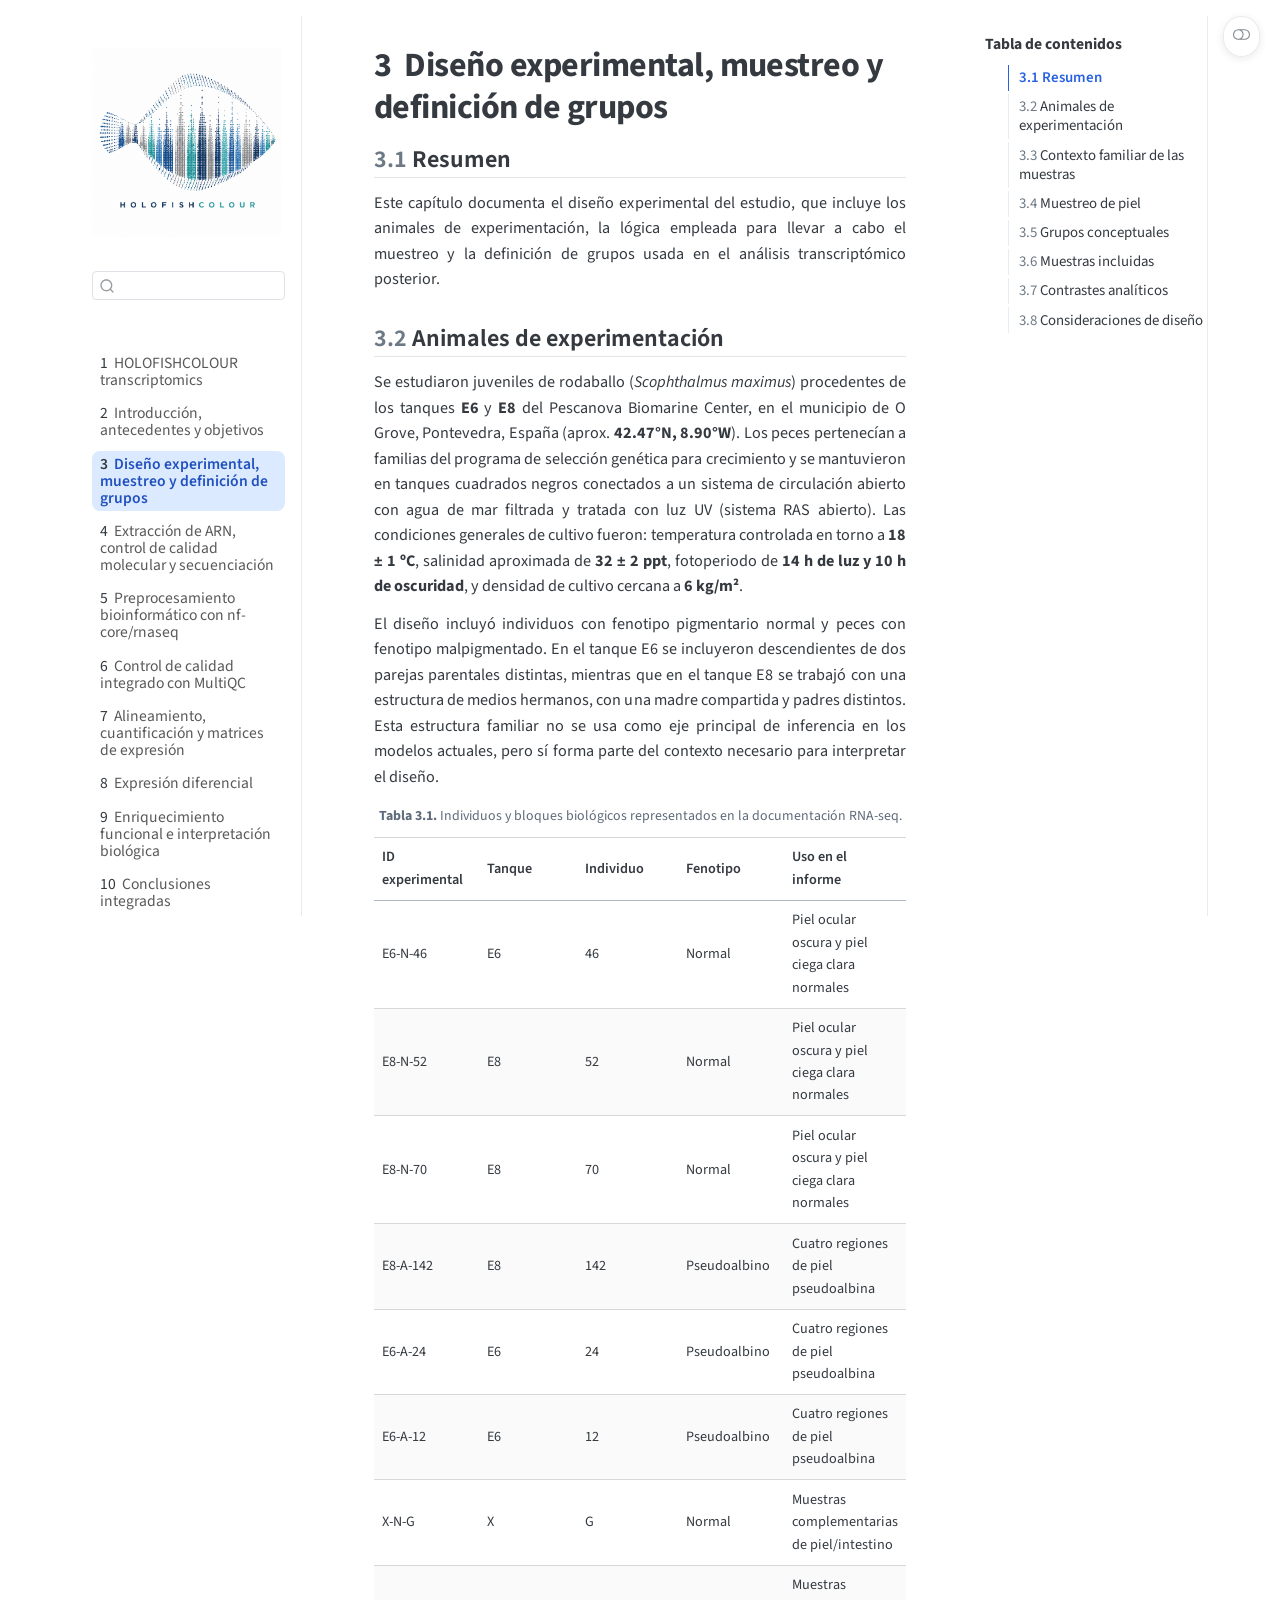
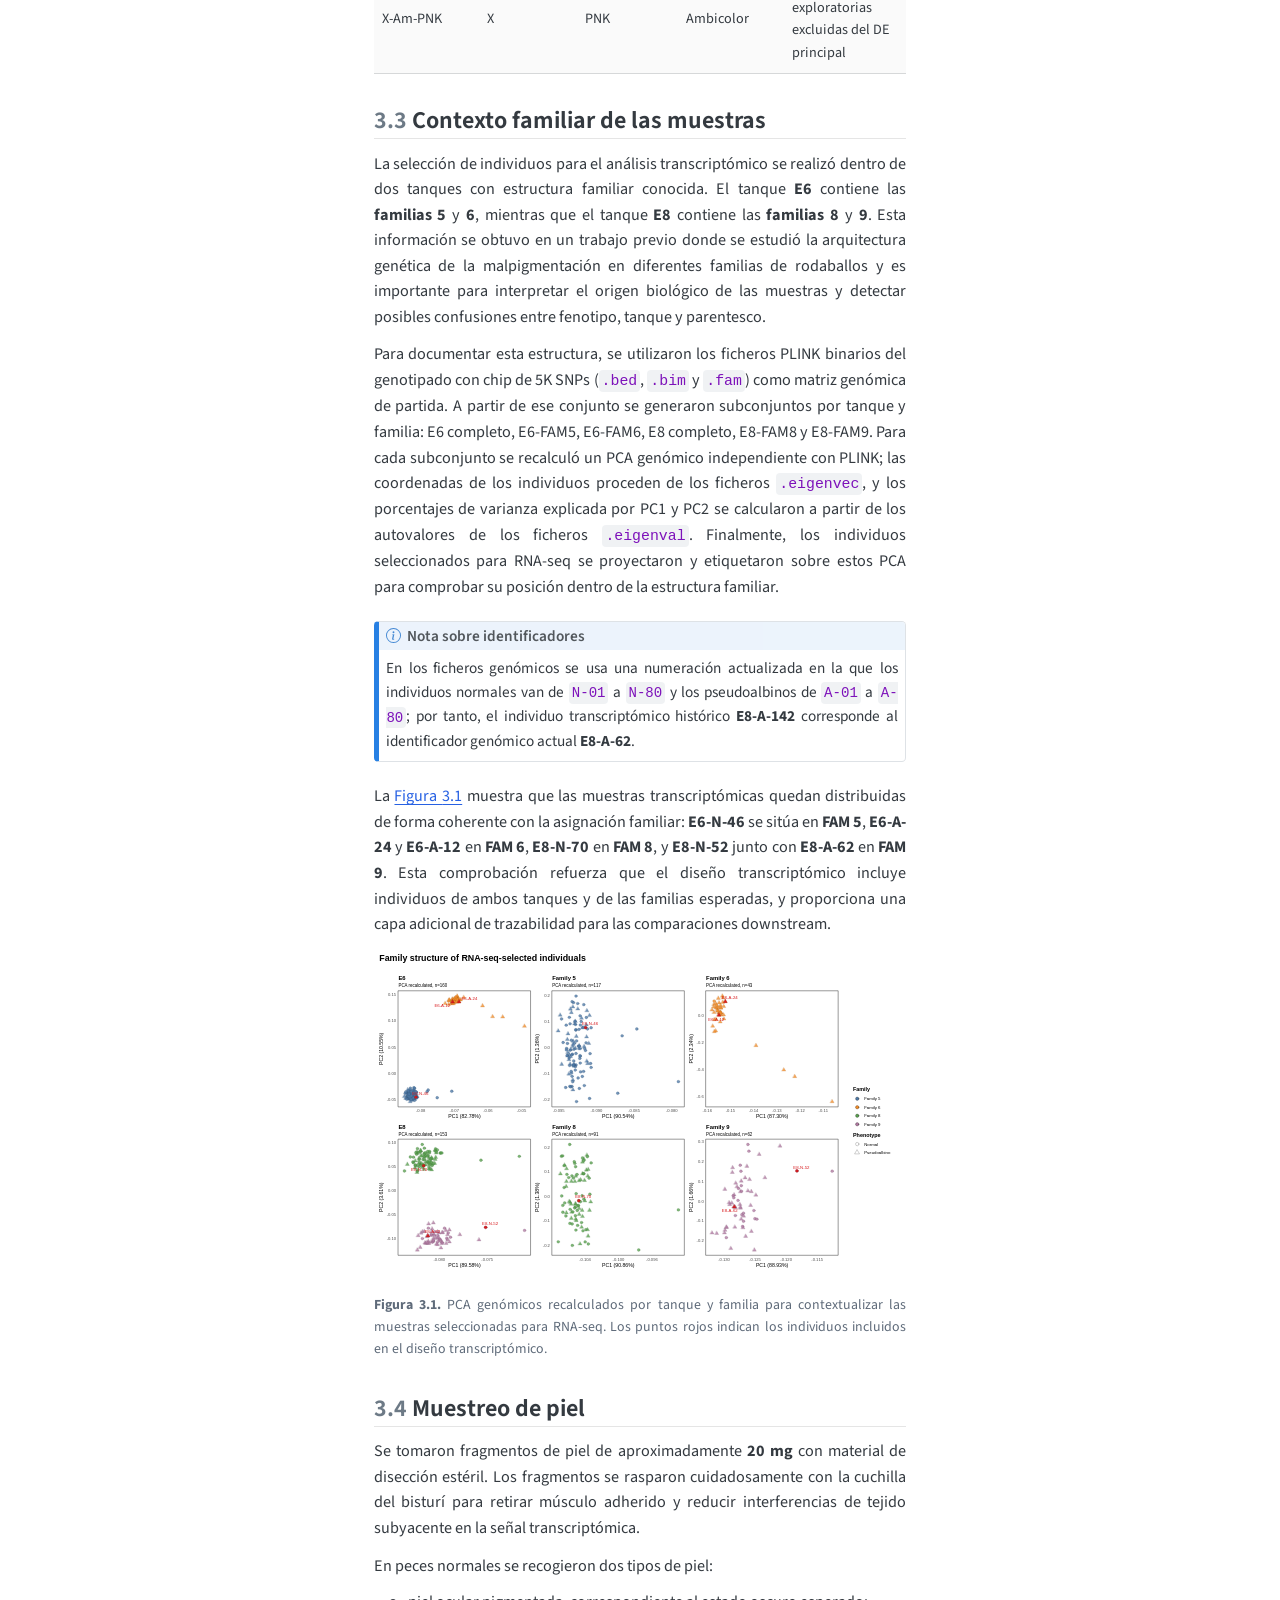
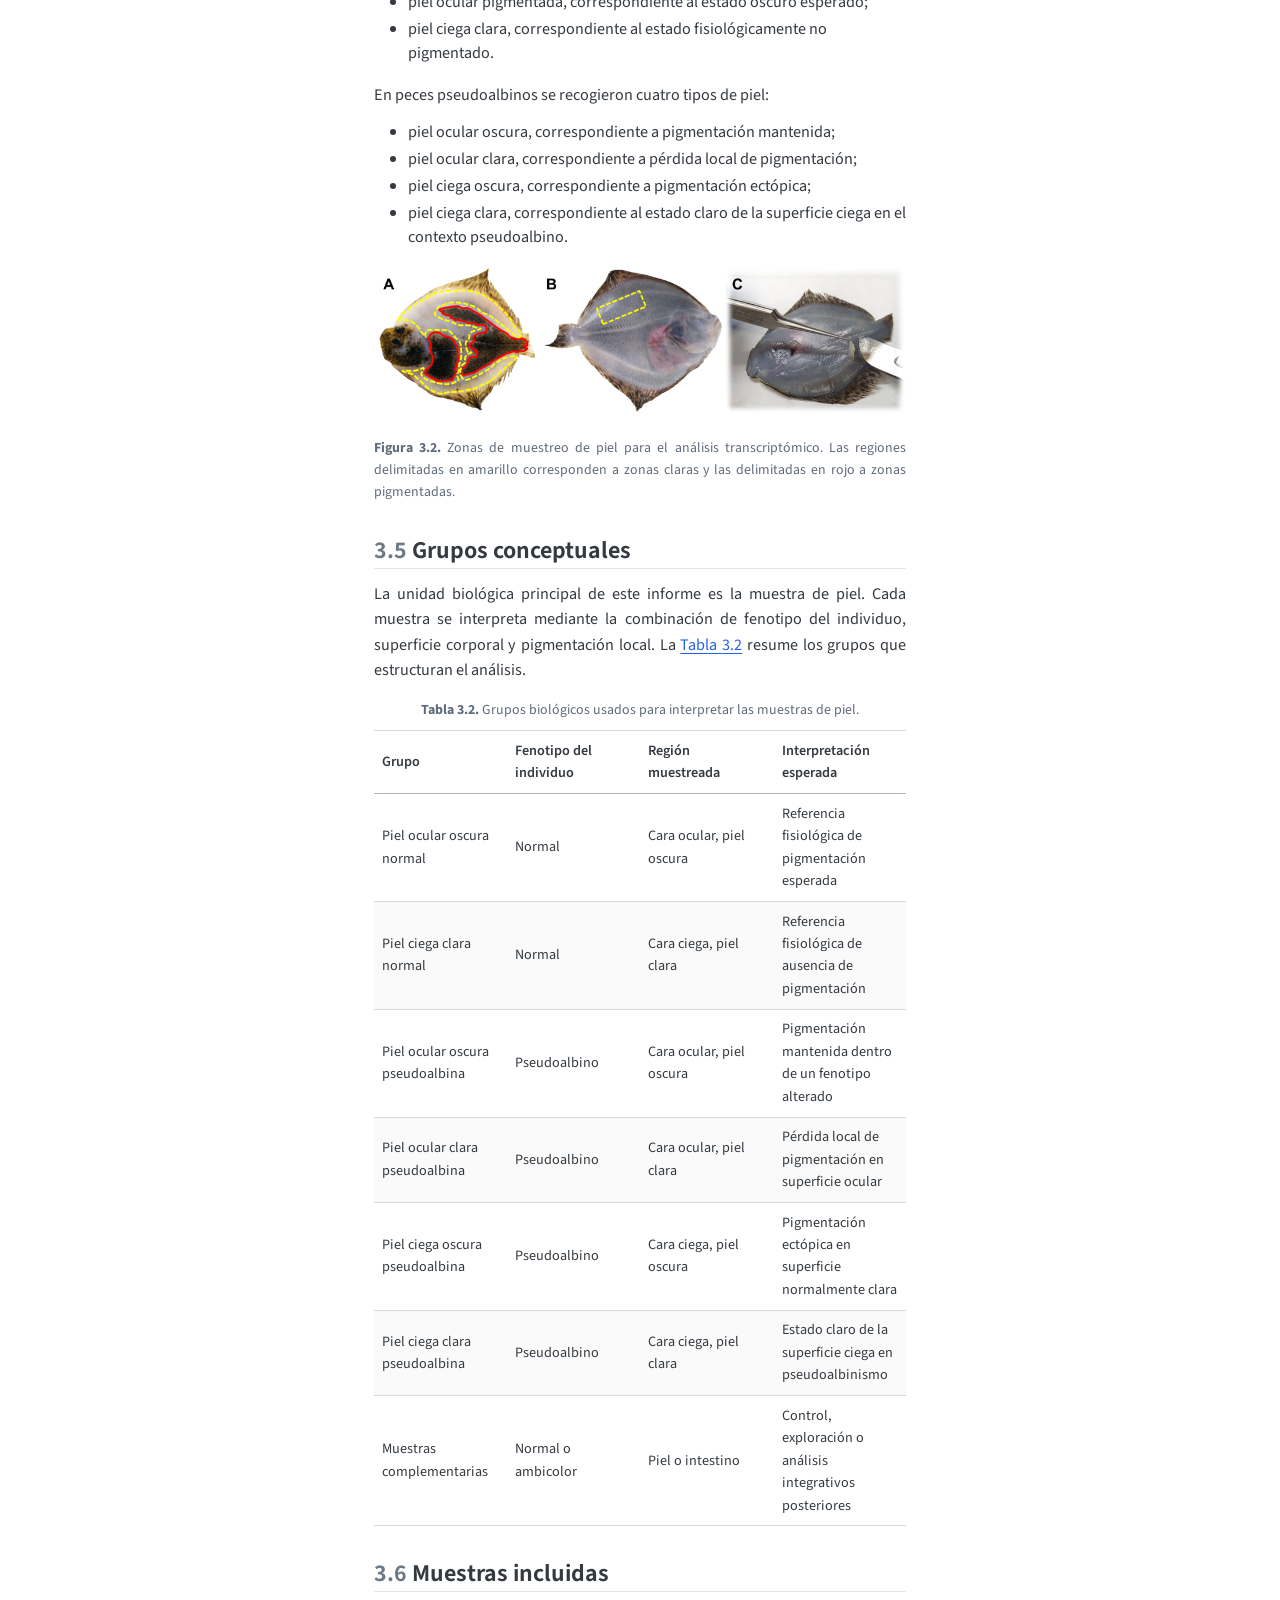
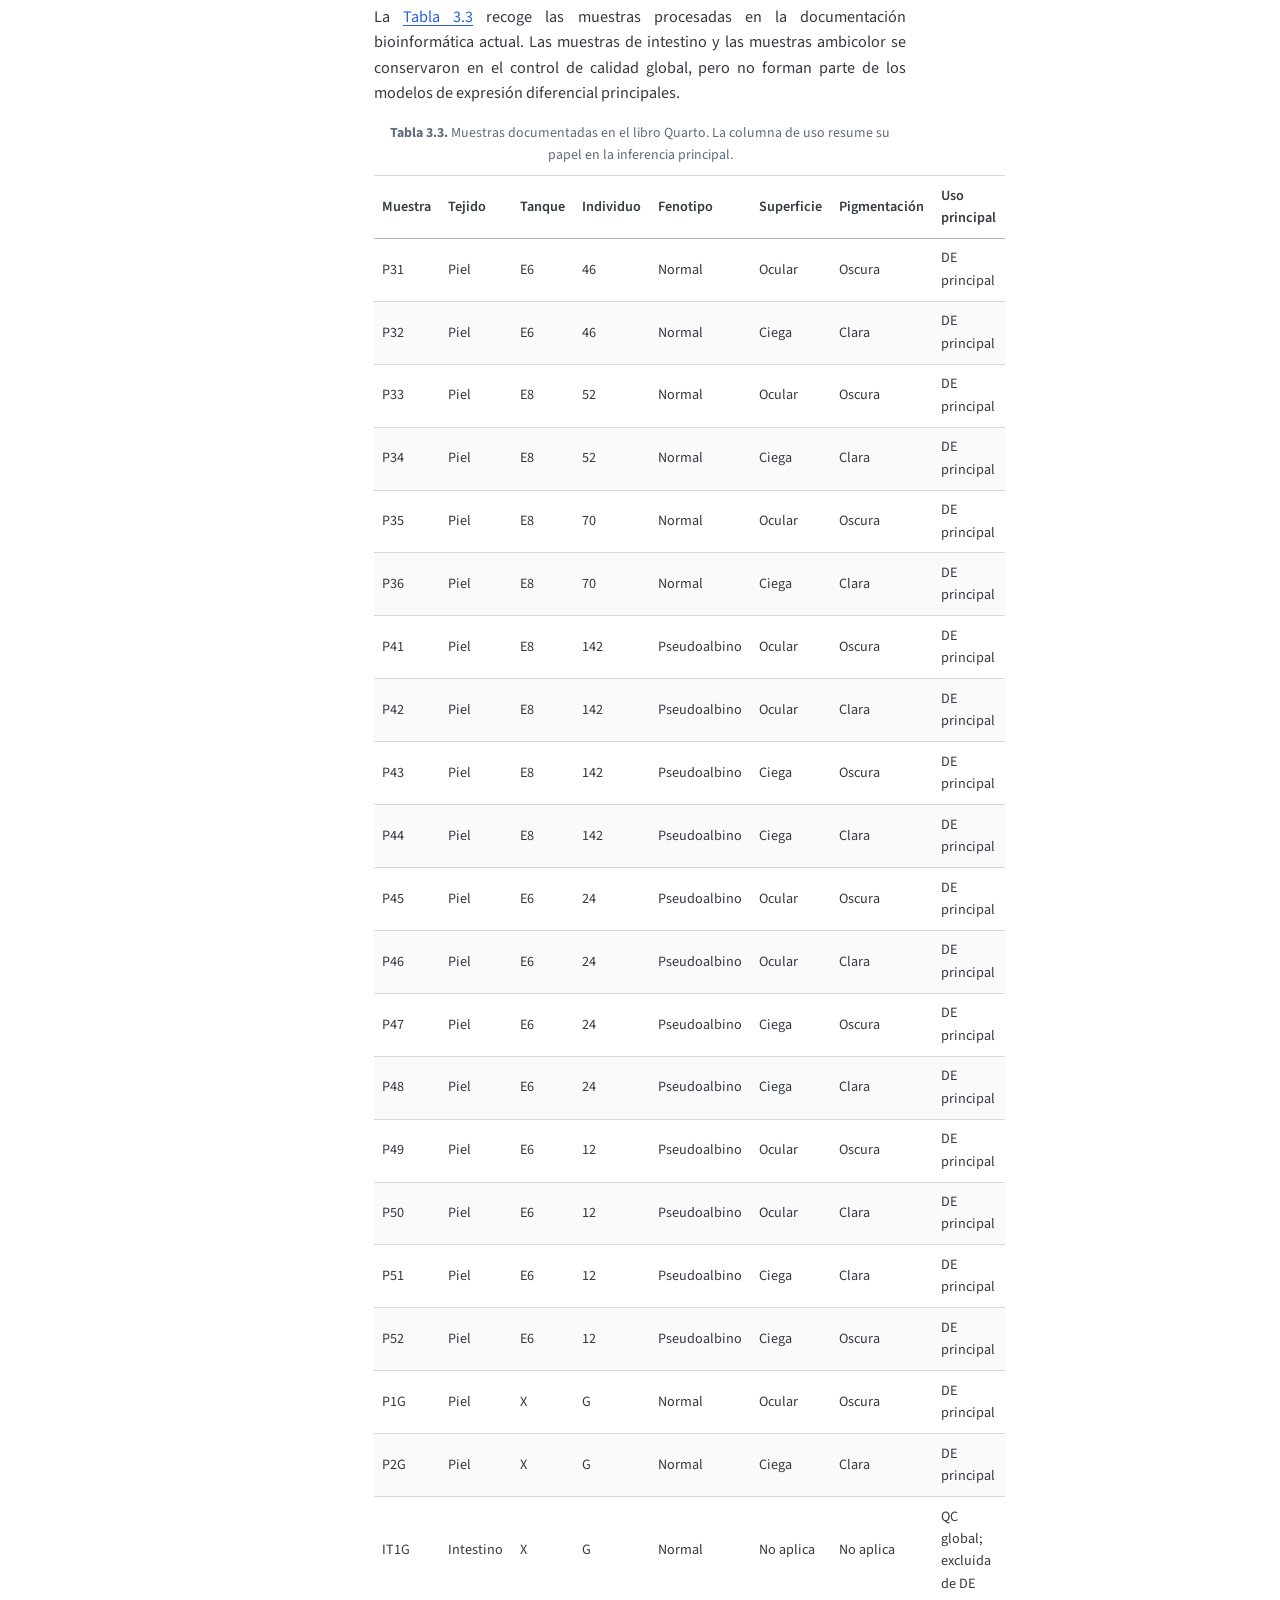
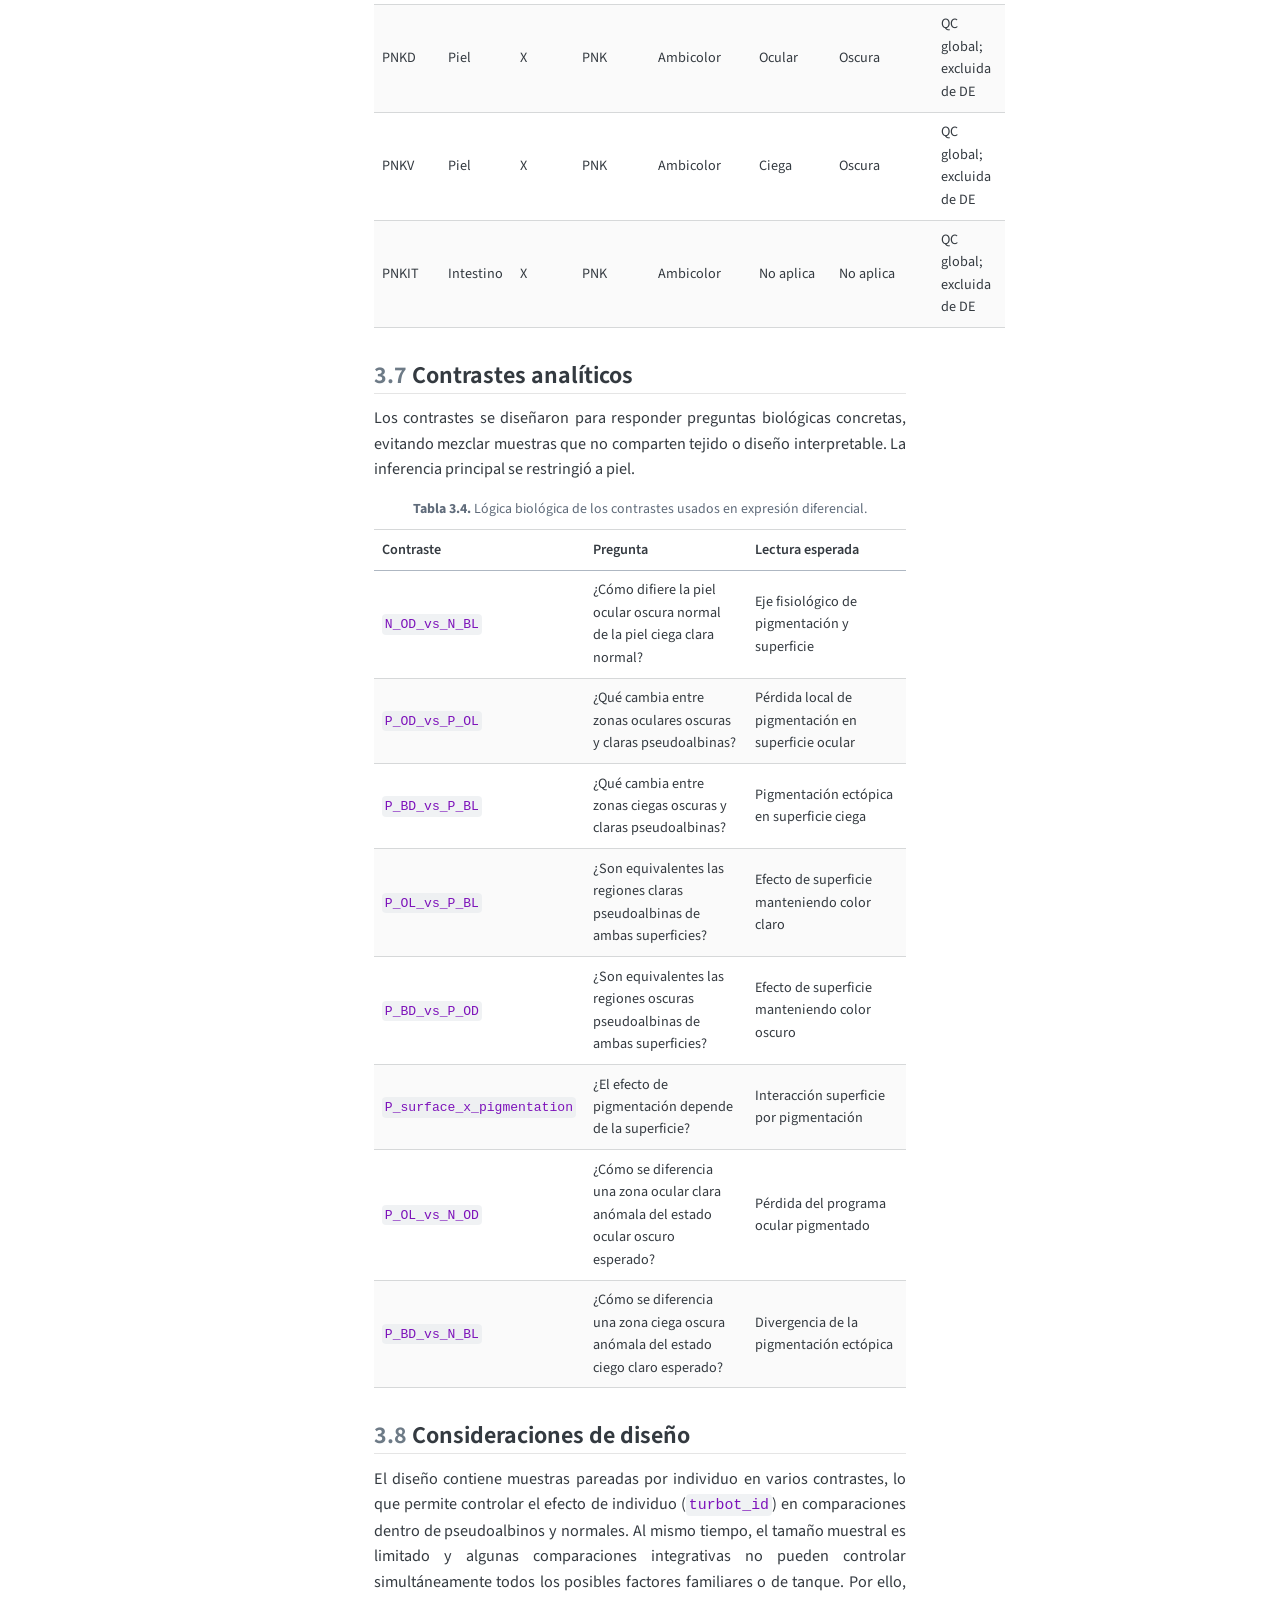
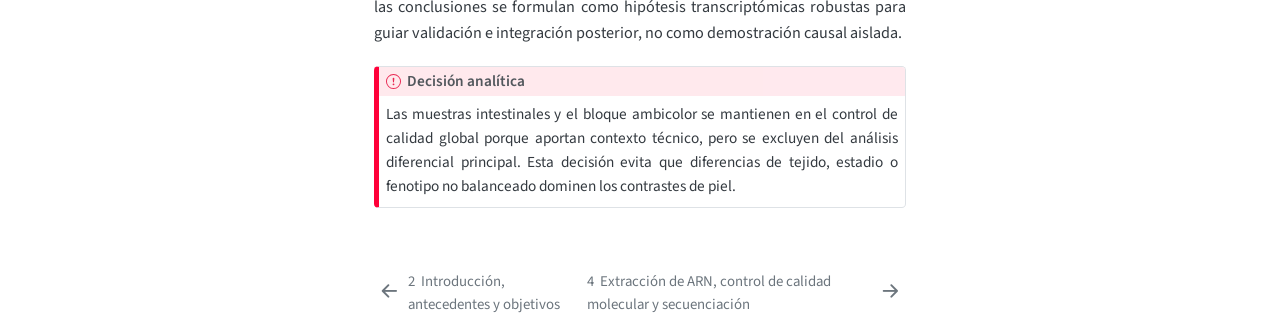
<file: docs/chapters/02_exp_design.html>
<!DOCTYPE html>
<html xmlns="http://www.w3.org/1999/xhtml" lang="es" xml:lang="es"><head>

<meta charset="utf-8">
<meta name="generator" content="quarto-1.8.27">

<meta name="viewport" content="width=device-width, initial-scale=1.0, user-scalable=yes">


<title>3&nbsp; Diseño experimental, muestreo y definición de grupos – HOLOFISHCOLOUR transcriptomics</title>
<style>
code{white-space: pre-wrap;}
span.smallcaps{font-variant: small-caps;}
div.columns{display: flex; gap: min(4vw, 1.5em);}
div.column{flex: auto; overflow-x: auto;}
div.hanging-indent{margin-left: 1.5em; text-indent: -1.5em;}
ul.task-list{list-style: none;}
ul.task-list li input[type="checkbox"] {
  width: 0.8em;
  margin: 0 0.8em 0.2em -1em; /* quarto-specific, see https://github.com/quarto-dev/quarto-cli/issues/4556 */ 
  vertical-align: middle;
}
</style>


<script src="../site_libs/quarto-nav/quarto-nav.js"></script>
<script src="../site_libs/quarto-nav/headroom.min.js"></script>
<script src="../site_libs/clipboard/clipboard.min.js"></script>
<script src="../site_libs/quarto-search/autocomplete.umd.js"></script>
<script src="../site_libs/quarto-search/fuse.min.js"></script>
<script src="../site_libs/quarto-search/quarto-search.js"></script>
<meta name="quarto:offset" content="../">
<link href="../chapters/03_results.html" rel="next">
<link href="../chapters/01_intro.html" rel="prev">
<script src="../site_libs/quarto-html/quarto.js" type="module"></script>
<script src="../site_libs/quarto-html/tabsets/tabsets.js" type="module"></script>
<script src="../site_libs/quarto-html/axe/axe-check.js" type="module"></script>
<script src="../site_libs/quarto-html/popper.min.js"></script>
<script src="../site_libs/quarto-html/tippy.umd.min.js"></script>
<script src="../site_libs/quarto-html/anchor.min.js"></script>
<link href="../site_libs/quarto-html/tippy.css" rel="stylesheet">
<link href="../site_libs/quarto-html/quarto-syntax-highlighting-ed96de9b727972fe78a7b5d16c58bf87.css" rel="stylesheet" class="quarto-color-scheme" id="quarto-text-highlighting-styles">
<link href="../site_libs/quarto-html/quarto-syntax-highlighting-dark-4d9afe2b8d18ee9fa5d0d57b5ed4214d.css" rel="stylesheet" class="quarto-color-scheme quarto-color-alternate" id="quarto-text-highlighting-styles">
<link href="../site_libs/quarto-html/quarto-syntax-highlighting-ed96de9b727972fe78a7b5d16c58bf87.css" rel="stylesheet" class="quarto-color-scheme-extra" id="quarto-text-highlighting-styles">
<script src="../site_libs/bootstrap/bootstrap.min.js"></script>
<link href="../site_libs/bootstrap/bootstrap-icons.css" rel="stylesheet">
<link href="../site_libs/bootstrap/bootstrap-0dd2bd5de344125cf763a379ddc3eb04.min.css" rel="stylesheet" append-hash="true" class="quarto-color-scheme" id="quarto-bootstrap" data-mode="light">
<link href="../site_libs/bootstrap/bootstrap-dark-7e34ecb6a0e7991f0346b0751d4a7c3f.min.css" rel="stylesheet" append-hash="true" class="quarto-color-scheme quarto-color-alternate" id="quarto-bootstrap" data-mode="dark">
<link href="../site_libs/bootstrap/bootstrap-0dd2bd5de344125cf763a379ddc3eb04.min.css" rel="stylesheet" append-hash="true" class="quarto-color-scheme-extra" id="quarto-bootstrap" data-mode="light">
<script src="../site_libs/quarto-contrib/glightbox/glightbox.min.js"></script>
<link href="../site_libs/quarto-contrib/glightbox/glightbox.min.css" rel="stylesheet">
<link href="../site_libs/quarto-contrib/glightbox/lightbox.css" rel="stylesheet">
<script id="quarto-search-options" type="application/json">{
  "location": "sidebar",
  "copy-button": false,
  "collapse-after": 3,
  "panel-placement": "start",
  "type": "textbox",
  "limit": 50,
  "keyboard-shortcut": [
    "f",
    "/",
    "s"
  ],
  "show-item-context": false,
  "language": {
    "search-no-results-text": "No se han encontrado resultados",
    "search-matching-documents-text": "documentos encontrados",
    "search-copy-link-title": "Copiar el enlace en la búsqueda",
    "search-hide-matches-text": "Ocultar resultados adicionales",
    "search-more-match-text": "resultado adicional en este documento",
    "search-more-matches-text": "resultados adicionales en este documento",
    "search-clear-button-title": "Borrar",
    "search-text-placeholder": "",
    "search-detached-cancel-button-title": "Cancelar",
    "search-submit-button-title": "Enviar",
    "search-label": "Buscar"
  }
}</script>
<style>html{ scroll-behavior: smooth; }</style>


<link rel="stylesheet" href="../styles.css">
</head>

<body class="nav-sidebar floating quarto-light"><script id="quarto-html-before-body" type="application/javascript">
    const toggleBodyColorMode = (bsSheetEl) => {
      const mode = bsSheetEl.getAttribute("data-mode");
      const bodyEl = window.document.querySelector("body");
      if (mode === "dark") {
        bodyEl.classList.add("quarto-dark");
        bodyEl.classList.remove("quarto-light");
      } else {
        bodyEl.classList.add("quarto-light");
        bodyEl.classList.remove("quarto-dark");
      }
    }
    const toggleBodyColorPrimary = () => {
      const bsSheetEl = window.document.querySelector("link#quarto-bootstrap:not([rel=disabled-stylesheet])");
      if (bsSheetEl) {
        toggleBodyColorMode(bsSheetEl);
      }
    }
    const setColorSchemeToggle = (alternate) => {
      const toggles = window.document.querySelectorAll('.quarto-color-scheme-toggle');
      for (let i=0; i < toggles.length; i++) {
        const toggle = toggles[i];
        if (toggle) {
          if (alternate) {
            toggle.classList.add("alternate");
          } else {
            toggle.classList.remove("alternate");
          }
        }
      }
    };
    const toggleColorMode = (alternate) => {
      // Switch the stylesheets
      const primaryStylesheets = window.document.querySelectorAll('link.quarto-color-scheme:not(.quarto-color-alternate)');
      const alternateStylesheets = window.document.querySelectorAll('link.quarto-color-scheme.quarto-color-alternate');
      manageTransitions('#quarto-margin-sidebar .nav-link', false);
      if (alternate) {
        // note: dark is layered on light, we don't disable primary!
        enableStylesheet(alternateStylesheets);
        for (const sheetNode of alternateStylesheets) {
          if (sheetNode.id === "quarto-bootstrap") {
            toggleBodyColorMode(sheetNode);
          }
        }
      } else {
        disableStylesheet(alternateStylesheets);
        enableStylesheet(primaryStylesheets)
        toggleBodyColorPrimary();
      }
      manageTransitions('#quarto-margin-sidebar .nav-link', true);
      // Switch the toggles
      setColorSchemeToggle(alternate)
      // Hack to workaround the fact that safari doesn't
      // properly recolor the scrollbar when toggling (#1455)
      if (navigator.userAgent.indexOf('Safari') > 0 && navigator.userAgent.indexOf('Chrome') == -1) {
        manageTransitions("body", false);
        window.scrollTo(0, 1);
        setTimeout(() => {
          window.scrollTo(0, 0);
          manageTransitions("body", true);
        }, 40);
      }
    }
    const disableStylesheet = (stylesheets) => {
      for (let i=0; i < stylesheets.length; i++) {
        const stylesheet = stylesheets[i];
        stylesheet.rel = 'disabled-stylesheet';
      }
    }
    const enableStylesheet = (stylesheets) => {
      for (let i=0; i < stylesheets.length; i++) {
        const stylesheet = stylesheets[i];
        if(stylesheet.rel !== 'stylesheet') { // for Chrome, which will still FOUC without this check
          stylesheet.rel = 'stylesheet';
        }
      }
    }
    const manageTransitions = (selector, allowTransitions) => {
      const els = window.document.querySelectorAll(selector);
      for (let i=0; i < els.length; i++) {
        const el = els[i];
        if (allowTransitions) {
          el.classList.remove('notransition');
        } else {
          el.classList.add('notransition');
        }
      }
    }
    const isFileUrl = () => {
      return window.location.protocol === 'file:';
    }
    const hasAlternateSentinel = () => {
      let styleSentinel = getColorSchemeSentinel();
      if (styleSentinel !== null) {
        return styleSentinel === "alternate";
      } else {
        return false;
      }
    }
    const setStyleSentinel = (alternate) => {
      const value = alternate ? "alternate" : "default";
      if (!isFileUrl()) {
        window.localStorage.setItem("quarto-color-scheme", value);
      } else {
        localAlternateSentinel = value;
      }
    }
    const getColorSchemeSentinel = () => {
      if (!isFileUrl()) {
        const storageValue = window.localStorage.getItem("quarto-color-scheme");
        return storageValue != null ? storageValue : localAlternateSentinel;
      } else {
        return localAlternateSentinel;
      }
    }
    const toggleGiscusIfUsed = (isAlternate, darkModeDefault) => {
      const baseTheme = document.querySelector('#giscus-base-theme')?.value ?? 'light';
      const alternateTheme = document.querySelector('#giscus-alt-theme')?.value ?? 'dark';
      let newTheme = '';
      if(authorPrefersDark) {
        newTheme = isAlternate ? baseTheme : alternateTheme;
      } else {
        newTheme = isAlternate ? alternateTheme : baseTheme;
      }
      const changeGiscusTheme = () => {
        // From: https://github.com/giscus/giscus/issues/336
        const sendMessage = (message) => {
          const iframe = document.querySelector('iframe.giscus-frame');
          if (!iframe) return;
          iframe.contentWindow.postMessage({ giscus: message }, 'https://giscus.app');
        }
        sendMessage({
          setConfig: {
            theme: newTheme
          }
        });
      }
      const isGiscussLoaded = window.document.querySelector('iframe.giscus-frame') !== null;
      if (isGiscussLoaded) {
        changeGiscusTheme();
      }
    };
    const authorPrefersDark = false;
    const darkModeDefault = authorPrefersDark;
      document.querySelector('link#quarto-text-highlighting-styles.quarto-color-scheme-extra').rel = 'disabled-stylesheet';
      document.querySelector('link#quarto-bootstrap.quarto-color-scheme-extra').rel = 'disabled-stylesheet';
    let localAlternateSentinel = darkModeDefault ? 'alternate' : 'default';
    // Dark / light mode switch
    window.quartoToggleColorScheme = () => {
      // Read the current dark / light value
      let toAlternate = !hasAlternateSentinel();
      toggleColorMode(toAlternate);
      setStyleSentinel(toAlternate);
      toggleGiscusIfUsed(toAlternate, darkModeDefault);
      window.dispatchEvent(new Event('resize'));
    };
    // Switch to dark mode if need be
    if (hasAlternateSentinel()) {
      toggleColorMode(true);
    } else {
      toggleColorMode(false);
    }
  </script>

<div id="quarto-search-results"></div>
  <header id="quarto-header" class="headroom fixed-top">
  <nav class="quarto-secondary-nav">
    <div class="container-fluid d-flex">
      <button type="button" class="quarto-btn-toggle btn" data-bs-toggle="collapse" role="button" data-bs-target=".quarto-sidebar-collapse-item" aria-controls="quarto-sidebar" aria-expanded="false" aria-label="Alternar barra lateral" onclick="if (window.quartoToggleHeadroom) { window.quartoToggleHeadroom(); }">
        <i class="bi bi-layout-text-sidebar-reverse"></i>
      </button>
        <nav class="quarto-page-breadcrumbs" aria-label="breadcrumb"><ol class="breadcrumb"><li class="breadcrumb-item"><a href="../chapters/02_exp_design.html"><span class="chapter-number">3</span>&nbsp; <span class="chapter-title">Diseño experimental, muestreo y definición de grupos</span></a></li></ol></nav>
        <a class="flex-grow-1" role="navigation" data-bs-toggle="collapse" data-bs-target=".quarto-sidebar-collapse-item" aria-controls="quarto-sidebar" aria-expanded="false" aria-label="Alternar barra lateral" onclick="if (window.quartoToggleHeadroom) { window.quartoToggleHeadroom(); }">      
        </a>
      <button type="button" class="btn quarto-search-button" aria-label="Buscar" onclick="window.quartoOpenSearch();">
        <i class="bi bi-search"></i>
      </button>
    </div>
  </nav>
</header>
<!-- content -->
<div id="quarto-content" class="quarto-container page-columns page-rows-contents page-layout-article">
<!-- sidebar -->
  <nav id="quarto-sidebar" class="sidebar collapse collapse-horizontal quarto-sidebar-collapse-item sidebar-navigation floating overflow-auto">
    <div class="pt-lg-2 mt-2 text-left sidebar-header sidebar-header-stacked">
      <a href="index.html" class="sidebar-logo-link">
      <img src="../images/holofishcolour_manhattan_logo_2026.png" alt="HOLOFISHCOLOUR" class="sidebar-logo light-content py-0 d-lg-inline d-none">
      <img src="../images/holofishcolour_manhattan_logo_2026.png" alt="HOLOFISHCOLOUR" class="sidebar-logo dark-content py-0 d-lg-inline d-none">
      </a>
    <div class="sidebar-title mb-0 py-0">
      <a href="../">HOLOFISHCOLOUR transcriptomics</a> 
        <div class="sidebar-tools-main">
  <a href="" class="quarto-color-scheme-toggle quarto-navigation-tool  px-1" onclick="window.quartoToggleColorScheme(); return false;" title="Alternar modo oscuro"><i class="bi"></i></a>
</div>
    </div>
      </div>
        <div class="mt-2 flex-shrink-0 align-items-center">
        <div class="sidebar-search">
        <div id="quarto-search" class="" title="Buscar"></div>
        </div>
        </div>
    <div class="sidebar-menu-container"> 
    <ul class="list-unstyled mt-1">
        <li class="sidebar-item">
  <div class="sidebar-item-container"> 
  <a href="../index.html" class="sidebar-item-text sidebar-link">
 <span class="menu-text"><span class="chapter-number">1</span>&nbsp; <span class="chapter-title">HOLOFISHCOLOUR transcriptomics</span></span></a>
  </div>
</li>
        <li class="sidebar-item">
  <div class="sidebar-item-container"> 
  <a href="../chapters/01_intro.html" class="sidebar-item-text sidebar-link">
 <span class="menu-text"><span class="chapter-number">2</span>&nbsp; <span class="chapter-title">Introducción, antecedentes y objetivos</span></span></a>
  </div>
</li>
        <li class="sidebar-item">
  <div class="sidebar-item-container"> 
  <a href="../chapters/02_exp_design.html" class="sidebar-item-text sidebar-link active">
 <span class="menu-text"><span class="chapter-number">3</span>&nbsp; <span class="chapter-title">Diseño experimental, muestreo y definición de grupos</span></span></a>
  </div>
</li>
        <li class="sidebar-item">
  <div class="sidebar-item-container"> 
  <a href="../chapters/03_results.html" class="sidebar-item-text sidebar-link">
 <span class="menu-text"><span class="chapter-number">4</span>&nbsp; <span class="chapter-title">Extracción de ARN, control de calidad molecular y secuenciación</span></span></a>
  </div>
</li>
        <li class="sidebar-item">
  <div class="sidebar-item-container"> 
  <a href="../chapters/02_methods_nfcore.html" class="sidebar-item-text sidebar-link">
 <span class="menu-text"><span class="chapter-number">5</span>&nbsp; <span class="chapter-title">Preprocesamiento bioinformático con nf-core/rnaseq</span></span></a>
  </div>
</li>
        <li class="sidebar-item">
  <div class="sidebar-item-container"> 
  <a href="../chapters/03_qc_multiqc.html" class="sidebar-item-text sidebar-link">
 <span class="menu-text"><span class="chapter-number">6</span>&nbsp; <span class="chapter-title">Control de calidad integrado con MultiQC</span></span></a>
  </div>
</li>
        <li class="sidebar-item">
  <div class="sidebar-item-container"> 
  <a href="../chapters/04_alignment_quant.html" class="sidebar-item-text sidebar-link">
 <span class="menu-text"><span class="chapter-number">7</span>&nbsp; <span class="chapter-title">Alineamiento, cuantificación y matrices de expresión</span></span></a>
  </div>
</li>
        <li class="sidebar-item">
  <div class="sidebar-item-container"> 
  <a href="../chapters/05_differential_expression.html" class="sidebar-item-text sidebar-link">
 <span class="menu-text"><span class="chapter-number">8</span>&nbsp; <span class="chapter-title">Expresión diferencial</span></span></a>
  </div>
</li>
        <li class="sidebar-item">
  <div class="sidebar-item-container"> 
  <a href="../chapters/06_functional_interpretation.html" class="sidebar-item-text sidebar-link">
 <span class="menu-text"><span class="chapter-number">9</span>&nbsp; <span class="chapter-title">Enriquecimiento funcional e interpretación biológica</span></span></a>
  </div>
</li>
        <li class="sidebar-item">
  <div class="sidebar-item-container"> 
  <a href="../chapters/07_conclusions.html" class="sidebar-item-text sidebar-link">
 <span class="menu-text"><span class="chapter-number">10</span>&nbsp; <span class="chapter-title">Conclusiones integradas</span></span></a>
  </div>
</li>
        <li class="sidebar-item sidebar-item-section">
      <div class="sidebar-item-container"> 
            <a class="sidebar-item-text sidebar-link text-start" data-bs-toggle="collapse" data-bs-target="#quarto-sidebar-section-1" role="navigation" aria-expanded="true">
 <span class="menu-text">Apéndices</span></a>
          <a class="sidebar-item-toggle text-start" data-bs-toggle="collapse" data-bs-target="#quarto-sidebar-section-1" role="navigation" aria-expanded="true" aria-label="Alternar sección">
            <i class="bi bi-chevron-right ms-2"></i>
          </a> 
      </div>
      <ul id="quarto-sidebar-section-1" class="collapse list-unstyled sidebar-section depth1 show">  
          <li class="sidebar-item">
  <div class="sidebar-item-container"> 
  <a href="../appendices/rna_extraction_protocol.html" class="sidebar-item-text sidebar-link">
 <span class="menu-text"><span class="chapter-number">A</span>&nbsp; <span class="chapter-title">Protocolo de extracción de ARN con TRIzol y columnas Phase Lock Gel Heavy</span></span></a>
  </div>
</li>
          <li class="sidebar-item">
  <div class="sidebar-item-container"> 
  <a href="../appendices/reproducibility.html" class="sidebar-item-text sidebar-link">
 <span class="menu-text"><span class="chapter-number">B</span>&nbsp; <span class="chapter-title">Reproducibilidad y decisiones analíticas</span></span></a>
  </div>
</li>
      </ul>
  </li>
    </ul>
    </div>
</nav>
<div id="quarto-sidebar-glass" class="quarto-sidebar-collapse-item" data-bs-toggle="collapse" data-bs-target=".quarto-sidebar-collapse-item"></div>
<!-- margin-sidebar -->
    <div id="quarto-margin-sidebar" class="sidebar margin-sidebar">
        <nav id="TOC" role="doc-toc" class="toc-active">
    <h2 id="toc-title">Tabla de contenidos</h2>
   
  <ul>
  <li><a href="#resumen" id="toc-resumen" class="nav-link active" data-scroll-target="#resumen"><span class="header-section-number">3.1</span> Resumen</a></li>
  <li><a href="#animales-de-experimentación" id="toc-animales-de-experimentación" class="nav-link" data-scroll-target="#animales-de-experimentación"><span class="header-section-number">3.2</span> Animales de experimentación</a></li>
  <li><a href="#contexto-familiar-de-las-muestras" id="toc-contexto-familiar-de-las-muestras" class="nav-link" data-scroll-target="#contexto-familiar-de-las-muestras"><span class="header-section-number">3.3</span> Contexto familiar de las muestras</a></li>
  <li><a href="#muestreo-de-piel" id="toc-muestreo-de-piel" class="nav-link" data-scroll-target="#muestreo-de-piel"><span class="header-section-number">3.4</span> Muestreo de piel</a></li>
  <li><a href="#grupos-conceptuales" id="toc-grupos-conceptuales" class="nav-link" data-scroll-target="#grupos-conceptuales"><span class="header-section-number">3.5</span> Grupos conceptuales</a></li>
  <li><a href="#muestras-incluidas" id="toc-muestras-incluidas" class="nav-link" data-scroll-target="#muestras-incluidas"><span class="header-section-number">3.6</span> Muestras incluidas</a></li>
  <li><a href="#contrastes-analíticos" id="toc-contrastes-analíticos" class="nav-link" data-scroll-target="#contrastes-analíticos"><span class="header-section-number">3.7</span> Contrastes analíticos</a></li>
  <li><a href="#consideraciones-de-diseño" id="toc-consideraciones-de-diseño" class="nav-link" data-scroll-target="#consideraciones-de-diseño"><span class="header-section-number">3.8</span> Consideraciones de diseño</a></li>
  </ul>
</nav>
    </div>
<!-- main -->
<main class="content" id="quarto-document-content">


<header id="title-block-header" class="quarto-title-block default">
<div class="quarto-title">
<h1 class="title"><span class="chapter-number">3</span>&nbsp; <span class="chapter-title">Diseño experimental, muestreo y definición de grupos</span></h1>
</div>



<div class="quarto-title-meta">

    
  
    
  </div>
  


</header>


<section id="resumen" class="level2" data-number="3.1">
<h2 data-number="3.1" class="anchored" data-anchor-id="resumen"><span class="header-section-number">3.1</span> Resumen</h2>
<p>Este capítulo documenta el diseño experimental del estudio, que incluye los animales de experimentación, la lógica empleada para llevar a cabo el muestreo y la definición de grupos usada en el análisis transcriptómico posterior.</p>
</section>
<section id="animales-de-experimentación" class="level2" data-number="3.2">
<h2 data-number="3.2" class="anchored" data-anchor-id="animales-de-experimentación"><span class="header-section-number">3.2</span> Animales de experimentación</h2>
<p>Se estudiaron juveniles de rodaballo (<em>Scophthalmus maximus</em>) procedentes de los tanques <strong>E6</strong> y <strong>E8</strong> del Pescanova Biomarine Center, en el municipio de O Grove, Pontevedra, España (aprox. <strong>42.47°N, 8.90°W</strong>). Los peces pertenecían a familias del programa de selección genética para crecimiento y se mantuvieron en tanques cuadrados negros conectados a un sistema de circulación abierto con agua de mar filtrada y tratada con luz UV (sistema RAS abierto). Las condiciones generales de cultivo fueron: temperatura controlada en torno a <strong>18 ± 1 ºC</strong>, salinidad aproximada de <strong>32 ± 2 ppt</strong>, fotoperiodo de <strong>14 h de luz y 10 h de oscuridad</strong>, y densidad de cultivo cercana a <strong>6 kg/m²</strong>.</p>
<p>El diseño incluyó individuos con fenotipo pigmentario normal y peces con fenotipo malpigmentado. En el tanque E6 se incluyeron descendientes de dos parejas parentales distintas, mientras que en el tanque E8 se trabajó con una estructura de medios hermanos, con una madre compartida y padres distintos. Esta estructura familiar no se usa como eje principal de inferencia en los modelos actuales, pero sí forma parte del contexto necesario para interpretar el diseño.</p>
<div id="tbl-fish-design" class="quarto-float quarto-figure quarto-figure-center anchored">
<figure class="quarto-float quarto-float-tbl figure">
<figcaption class="quarto-float-caption-top quarto-float-caption quarto-float-tbl" id="tbl-fish-design-caption-0ceaefa1-69ba-4598-a22c-09a6ac19f8ca">
<strong>Tabla&nbsp;3.1.</strong> Individuos y bloques biológicos representados en la documentación RNA-seq.
</figcaption>
<div aria-describedby="tbl-fish-design-caption-0ceaefa1-69ba-4598-a22c-09a6ac19f8ca">
<table class="caption-top table">
<colgroup>
<col style="width: 20%">
<col style="width: 20%">
<col style="width: 20%">
<col style="width: 20%">
<col style="width: 20%">
</colgroup>
<thead>
<tr class="header">
<th style="text-align: left;">ID experimental</th>
<th style="text-align: left;">Tanque</th>
<th style="text-align: left;">Individuo</th>
<th style="text-align: left;">Fenotipo</th>
<th style="text-align: left;">Uso en el informe</th>
</tr>
</thead>
<tbody>
<tr class="odd">
<td style="text-align: left;">E6-N-46</td>
<td style="text-align: left;">E6</td>
<td style="text-align: left;">46</td>
<td style="text-align: left;">Normal</td>
<td style="text-align: left;">Piel ocular oscura y piel ciega clara normales</td>
</tr>
<tr class="even">
<td style="text-align: left;">E8-N-52</td>
<td style="text-align: left;">E8</td>
<td style="text-align: left;">52</td>
<td style="text-align: left;">Normal</td>
<td style="text-align: left;">Piel ocular oscura y piel ciega clara normales</td>
</tr>
<tr class="odd">
<td style="text-align: left;">E8-N-70</td>
<td style="text-align: left;">E8</td>
<td style="text-align: left;">70</td>
<td style="text-align: left;">Normal</td>
<td style="text-align: left;">Piel ocular oscura y piel ciega clara normales</td>
</tr>
<tr class="even">
<td style="text-align: left;">E8-A-142</td>
<td style="text-align: left;">E8</td>
<td style="text-align: left;">142</td>
<td style="text-align: left;">Pseudoalbino</td>
<td style="text-align: left;">Cuatro regiones de piel pseudoalbina</td>
</tr>
<tr class="odd">
<td style="text-align: left;">E6-A-24</td>
<td style="text-align: left;">E6</td>
<td style="text-align: left;">24</td>
<td style="text-align: left;">Pseudoalbino</td>
<td style="text-align: left;">Cuatro regiones de piel pseudoalbina</td>
</tr>
<tr class="even">
<td style="text-align: left;">E6-A-12</td>
<td style="text-align: left;">E6</td>
<td style="text-align: left;">12</td>
<td style="text-align: left;">Pseudoalbino</td>
<td style="text-align: left;">Cuatro regiones de piel pseudoalbina</td>
</tr>
<tr class="odd">
<td style="text-align: left;">X-N-G</td>
<td style="text-align: left;">X</td>
<td style="text-align: left;">G</td>
<td style="text-align: left;">Normal</td>
<td style="text-align: left;">Muestras complementarias de piel/intestino</td>
</tr>
<tr class="even">
<td style="text-align: left;">X-Am-PNK</td>
<td style="text-align: left;">X</td>
<td style="text-align: left;">PNK</td>
<td style="text-align: left;">Ambicolor</td>
<td style="text-align: left;">Muestras exploratorias excluidas del DE principal</td>
</tr>
</tbody>
</table>
</div>
</figure>
</div>
</section>
<section id="contexto-familiar-de-las-muestras" class="level2" data-number="3.3">
<h2 data-number="3.3" class="anchored" data-anchor-id="contexto-familiar-de-las-muestras"><span class="header-section-number">3.3</span> Contexto familiar de las muestras</h2>
<p>La selección de individuos para el análisis transcriptómico se realizó dentro de dos tanques con estructura familiar conocida. El tanque <strong>E6</strong> contiene las <strong>familias 5</strong> y <strong>6</strong>, mientras que el tanque <strong>E8</strong> contiene las <strong>familias 8</strong> y <strong>9</strong>. Esta información se obtuvo en un trabajo previo donde se estudió la arquitectura genética de la malpigmentación en diferentes familias de rodaballos y es importante para interpretar el origen biológico de las muestras y detectar posibles confusiones entre fenotipo, tanque y parentesco.</p>
<p>Para documentar esta estructura, se utilizaron los ficheros PLINK binarios del genotipado con chip de 5K SNPs (<code>.bed</code>, <code>.bim</code> y <code>.fam</code>) como matriz genómica de partida. A partir de ese conjunto se generaron subconjuntos por tanque y familia: E6 completo, E6-FAM5, E6-FAM6, E8 completo, E8-FAM8 y E8-FAM9. Para cada subconjunto se recalculó un PCA genómico independiente con PLINK; las coordenadas de los individuos proceden de los ficheros <code>.eigenvec</code>, y los porcentajes de varianza explicada por PC1 y PC2 se calcularon a partir de los autovalores de los ficheros <code>.eigenval</code>. Finalmente, los individuos seleccionados para RNA-seq se proyectaron y etiquetaron sobre estos PCA para comprobar su posición dentro de la estructura familiar.</p>
<div class="callout callout-style-default callout-note callout-titled" title="Nota sobre identificadores">
<div class="callout-header d-flex align-content-center">
<div class="callout-icon-container">
<i class="callout-icon"></i>
</div>
<div class="callout-title-container flex-fill">
<span class="screen-reader-only">Nota</span>Nota sobre identificadores
</div>
</div>
<div class="callout-body-container callout-body">
<p>En los ficheros genómicos se usa una numeración actualizada en la que los individuos normales van de <code>N-01</code> a <code>N-80</code> y los pseudoalbinos de <code>A-01</code> a <code>A-80</code>; por tanto, el individuo transcriptómico histórico <strong>E8-A-142</strong> corresponde al identificador genómico actual <strong>E8-A-62</strong>.</p>
</div>
</div>
<p>La <a href="#fig-family-pca-rnaseq" class="quarto-xref">Figura&nbsp;<span>3.1</span></a> muestra que las muestras transcriptómicas quedan distribuidas de forma coherente con la asignación familiar: <strong>E6-N-46</strong> se sitúa en <strong>FAM 5</strong>, <strong>E6-A-24</strong> y <strong>E6-A-12</strong> en <strong>FAM 6</strong>, <strong>E8-N-70</strong> en <strong>FAM 8</strong>, y <strong>E8-N-52</strong> junto con <strong>E8-A-62</strong> en <strong>FAM 9</strong>. Esta comprobación refuerza que el diseño transcriptómico incluye individuos de ambos tanques y de las familias esperadas, y proporciona una capa adicional de trazabilidad para las comparaciones downstream.</p>
<div id="fig-family-pca-rnaseq" class="quarto-float quarto-figure quarto-figure-center anchored" data-fig-align="center">
<figure class="quarto-float quarto-float-fig figure">
<div aria-describedby="fig-family-pca-rnaseq-caption-0ceaefa1-69ba-4598-a22c-09a6ac19f8ca">
<a href="../figures/02_exp_design/family_structure_pca_transcriptomics_samples.svg" class="lightbox" data-gallery="quarto-lightbox-gallery-1" title="Figura&nbsp;3.1. PCA genómicos recalculados por tanque y familia para contextualizar las muestras seleccionadas para RNA-seq. Los puntos rojos indican los individuos incluidos en el diseño transcriptómico."><img src="../figures/02_exp_design/family_structure_pca_transcriptomics_samples.svg" class="img-fluid quarto-figure quarto-figure-center figure-img" style="width:100.0%"></a>
</div>
<figcaption class="quarto-float-caption-bottom quarto-float-caption quarto-float-fig" id="fig-family-pca-rnaseq-caption-0ceaefa1-69ba-4598-a22c-09a6ac19f8ca">
<strong>Figura&nbsp;3.1.</strong> PCA genómicos recalculados por tanque y familia para contextualizar las muestras seleccionadas para RNA-seq. Los puntos rojos indican los individuos incluidos en el diseño transcriptómico.
</figcaption>
</figure>
</div>
</section>
<section id="muestreo-de-piel" class="level2" data-number="3.4">
<h2 data-number="3.4" class="anchored" data-anchor-id="muestreo-de-piel"><span class="header-section-number">3.4</span> Muestreo de piel</h2>
<p>Se tomaron fragmentos de piel de aproximadamente <strong>20 mg</strong> con material de disección estéril. Los fragmentos se rasparon cuidadosamente con la cuchilla del bisturí para retirar músculo adherido y reducir interferencias de tejido subyacente en la señal transcriptómica.</p>
<p>En peces normales se recogieron dos tipos de piel:</p>
<ul>
<li>piel ocular pigmentada, correspondiente al estado oscuro esperado;</li>
<li>piel ciega clara, correspondiente al estado fisiológicamente no pigmentado.</li>
</ul>
<p>En peces pseudoalbinos se recogieron cuatro tipos de piel:</p>
<ul>
<li>piel ocular oscura, correspondiente a pigmentación mantenida;</li>
<li>piel ocular clara, correspondiente a pérdida local de pigmentación;</li>
<li>piel ciega oscura, correspondiente a pigmentación ectópica;</li>
<li>piel ciega clara, correspondiente al estado claro de la superficie ciega en el contexto pseudoalbino.</li>
</ul>
<div id="fig-sampling-sites" class="quarto-float quarto-figure quarto-figure-center anchored" data-fig-align="center">
<figure class="quarto-float quarto-float-fig figure">
<div aria-describedby="fig-sampling-sites-caption-0ceaefa1-69ba-4598-a22c-09a6ac19f8ca">
<a href="../figures/02_exp_design/sampling_sites.png" class="lightbox" data-gallery="quarto-lightbox-gallery-2" title="Figura&nbsp;3.2. Zonas de muestreo de piel para el análisis transcriptómico. Las regiones delimitadas en amarillo corresponden a zonas claras y las delimitadas en rojo a zonas pigmentadas."><img src="../figures/02_exp_design/sampling_sites.png" class="img-fluid quarto-figure quarto-figure-center figure-img"></a>
</div>
<figcaption class="quarto-float-caption-bottom quarto-float-caption quarto-float-fig" id="fig-sampling-sites-caption-0ceaefa1-69ba-4598-a22c-09a6ac19f8ca">
<strong>Figura&nbsp;3.2.</strong> Zonas de muestreo de piel para el análisis transcriptómico. Las regiones delimitadas en amarillo corresponden a zonas claras y las delimitadas en rojo a zonas pigmentadas.
</figcaption>
</figure>
</div>
</section>
<section id="grupos-conceptuales" class="level2" data-number="3.5">
<h2 data-number="3.5" class="anchored" data-anchor-id="grupos-conceptuales"><span class="header-section-number">3.5</span> Grupos conceptuales</h2>
<p>La unidad biológica principal de este informe es la muestra de piel. Cada muestra se interpreta mediante la combinación de fenotipo del individuo, superficie corporal y pigmentación local. La <a href="#tbl-sample-groups" class="quarto-xref">Tabla&nbsp;<span>3.2</span></a> resume los grupos que estructuran el análisis.</p>
<div id="tbl-sample-groups" class="quarto-float quarto-figure quarto-figure-center anchored">
<figure class="quarto-float quarto-float-tbl figure">
<figcaption class="quarto-float-caption-top quarto-float-caption quarto-float-tbl" id="tbl-sample-groups-caption-0ceaefa1-69ba-4598-a22c-09a6ac19f8ca">
<strong>Tabla&nbsp;3.2.</strong> Grupos biológicos usados para interpretar las muestras de piel.
</figcaption>
<div aria-describedby="tbl-sample-groups-caption-0ceaefa1-69ba-4598-a22c-09a6ac19f8ca">
<table class="caption-top table">
<colgroup>
<col style="width: 25%">
<col style="width: 25%">
<col style="width: 25%">
<col style="width: 25%">
</colgroup>
<thead>
<tr class="header">
<th style="text-align: left;">Grupo</th>
<th style="text-align: left;">Fenotipo del individuo</th>
<th style="text-align: left;">Región muestreada</th>
<th style="text-align: left;">Interpretación esperada</th>
</tr>
</thead>
<tbody>
<tr class="odd">
<td style="text-align: left;">Piel ocular oscura normal</td>
<td style="text-align: left;">Normal</td>
<td style="text-align: left;">Cara ocular, piel oscura</td>
<td style="text-align: left;">Referencia fisiológica de pigmentación esperada</td>
</tr>
<tr class="even">
<td style="text-align: left;">Piel ciega clara normal</td>
<td style="text-align: left;">Normal</td>
<td style="text-align: left;">Cara ciega, piel clara</td>
<td style="text-align: left;">Referencia fisiológica de ausencia de pigmentación</td>
</tr>
<tr class="odd">
<td style="text-align: left;">Piel ocular oscura pseudoalbina</td>
<td style="text-align: left;">Pseudoalbino</td>
<td style="text-align: left;">Cara ocular, piel oscura</td>
<td style="text-align: left;">Pigmentación mantenida dentro de un fenotipo alterado</td>
</tr>
<tr class="even">
<td style="text-align: left;">Piel ocular clara pseudoalbina</td>
<td style="text-align: left;">Pseudoalbino</td>
<td style="text-align: left;">Cara ocular, piel clara</td>
<td style="text-align: left;">Pérdida local de pigmentación en superficie ocular</td>
</tr>
<tr class="odd">
<td style="text-align: left;">Piel ciega oscura pseudoalbina</td>
<td style="text-align: left;">Pseudoalbino</td>
<td style="text-align: left;">Cara ciega, piel oscura</td>
<td style="text-align: left;">Pigmentación ectópica en superficie normalmente clara</td>
</tr>
<tr class="even">
<td style="text-align: left;">Piel ciega clara pseudoalbina</td>
<td style="text-align: left;">Pseudoalbino</td>
<td style="text-align: left;">Cara ciega, piel clara</td>
<td style="text-align: left;">Estado claro de la superficie ciega en pseudoalbinismo</td>
</tr>
<tr class="odd">
<td style="text-align: left;">Muestras complementarias</td>
<td style="text-align: left;">Normal o ambicolor</td>
<td style="text-align: left;">Piel o intestino</td>
<td style="text-align: left;">Control, exploración o análisis integrativos posteriores</td>
</tr>
</tbody>
</table>
</div>
</figure>
</div>
</section>
<section id="muestras-incluidas" class="level2" data-number="3.6">
<h2 data-number="3.6" class="anchored" data-anchor-id="muestras-incluidas"><span class="header-section-number">3.6</span> Muestras incluidas</h2>
<p>La <a href="#tbl-samples-design" class="quarto-xref">Tabla&nbsp;<span>3.3</span></a> recoge las muestras procesadas en la documentación bioinformática actual. Las muestras de intestino y las muestras ambicolor se conservaron en el control de calidad global, pero no forman parte de los modelos de expresión diferencial principales.</p>
<div id="tbl-samples-design" class="quarto-float quarto-figure quarto-figure-center anchored">
<figure class="quarto-float quarto-float-tbl figure">
<figcaption class="quarto-float-caption-top quarto-float-caption quarto-float-tbl" id="tbl-samples-design-caption-0ceaefa1-69ba-4598-a22c-09a6ac19f8ca">
<strong>Tabla&nbsp;3.3.</strong> Muestras documentadas en el libro Quarto. La columna de uso resume su papel en la inferencia principal.
</figcaption>
<div aria-describedby="tbl-samples-design-caption-0ceaefa1-69ba-4598-a22c-09a6ac19f8ca">
<table class="caption-top table">
<colgroup>
<col style="width: 12%">
<col style="width: 12%">
<col style="width: 12%">
<col style="width: 12%">
<col style="width: 12%">
<col style="width: 12%">
<col style="width: 12%">
<col style="width: 12%">
</colgroup>
<thead>
<tr class="header">
<th style="text-align: left;">Muestra</th>
<th style="text-align: left;">Tejido</th>
<th style="text-align: left;">Tanque</th>
<th style="text-align: left;">Individuo</th>
<th style="text-align: left;">Fenotipo</th>
<th style="text-align: left;">Superficie</th>
<th style="text-align: left;">Pigmentación</th>
<th style="text-align: left;">Uso principal</th>
</tr>
</thead>
<tbody>
<tr class="odd">
<td style="text-align: left;">P31</td>
<td style="text-align: left;">Piel</td>
<td style="text-align: left;">E6</td>
<td style="text-align: left;">46</td>
<td style="text-align: left;">Normal</td>
<td style="text-align: left;">Ocular</td>
<td style="text-align: left;">Oscura</td>
<td style="text-align: left;">DE principal</td>
</tr>
<tr class="even">
<td style="text-align: left;">P32</td>
<td style="text-align: left;">Piel</td>
<td style="text-align: left;">E6</td>
<td style="text-align: left;">46</td>
<td style="text-align: left;">Normal</td>
<td style="text-align: left;">Ciega</td>
<td style="text-align: left;">Clara</td>
<td style="text-align: left;">DE principal</td>
</tr>
<tr class="odd">
<td style="text-align: left;">P33</td>
<td style="text-align: left;">Piel</td>
<td style="text-align: left;">E8</td>
<td style="text-align: left;">52</td>
<td style="text-align: left;">Normal</td>
<td style="text-align: left;">Ocular</td>
<td style="text-align: left;">Oscura</td>
<td style="text-align: left;">DE principal</td>
</tr>
<tr class="even">
<td style="text-align: left;">P34</td>
<td style="text-align: left;">Piel</td>
<td style="text-align: left;">E8</td>
<td style="text-align: left;">52</td>
<td style="text-align: left;">Normal</td>
<td style="text-align: left;">Ciega</td>
<td style="text-align: left;">Clara</td>
<td style="text-align: left;">DE principal</td>
</tr>
<tr class="odd">
<td style="text-align: left;">P35</td>
<td style="text-align: left;">Piel</td>
<td style="text-align: left;">E8</td>
<td style="text-align: left;">70</td>
<td style="text-align: left;">Normal</td>
<td style="text-align: left;">Ocular</td>
<td style="text-align: left;">Oscura</td>
<td style="text-align: left;">DE principal</td>
</tr>
<tr class="even">
<td style="text-align: left;">P36</td>
<td style="text-align: left;">Piel</td>
<td style="text-align: left;">E8</td>
<td style="text-align: left;">70</td>
<td style="text-align: left;">Normal</td>
<td style="text-align: left;">Ciega</td>
<td style="text-align: left;">Clara</td>
<td style="text-align: left;">DE principal</td>
</tr>
<tr class="odd">
<td style="text-align: left;">P41</td>
<td style="text-align: left;">Piel</td>
<td style="text-align: left;">E8</td>
<td style="text-align: left;">142</td>
<td style="text-align: left;">Pseudoalbino</td>
<td style="text-align: left;">Ocular</td>
<td style="text-align: left;">Oscura</td>
<td style="text-align: left;">DE principal</td>
</tr>
<tr class="even">
<td style="text-align: left;">P42</td>
<td style="text-align: left;">Piel</td>
<td style="text-align: left;">E8</td>
<td style="text-align: left;">142</td>
<td style="text-align: left;">Pseudoalbino</td>
<td style="text-align: left;">Ocular</td>
<td style="text-align: left;">Clara</td>
<td style="text-align: left;">DE principal</td>
</tr>
<tr class="odd">
<td style="text-align: left;">P43</td>
<td style="text-align: left;">Piel</td>
<td style="text-align: left;">E8</td>
<td style="text-align: left;">142</td>
<td style="text-align: left;">Pseudoalbino</td>
<td style="text-align: left;">Ciega</td>
<td style="text-align: left;">Oscura</td>
<td style="text-align: left;">DE principal</td>
</tr>
<tr class="even">
<td style="text-align: left;">P44</td>
<td style="text-align: left;">Piel</td>
<td style="text-align: left;">E8</td>
<td style="text-align: left;">142</td>
<td style="text-align: left;">Pseudoalbino</td>
<td style="text-align: left;">Ciega</td>
<td style="text-align: left;">Clara</td>
<td style="text-align: left;">DE principal</td>
</tr>
<tr class="odd">
<td style="text-align: left;">P45</td>
<td style="text-align: left;">Piel</td>
<td style="text-align: left;">E6</td>
<td style="text-align: left;">24</td>
<td style="text-align: left;">Pseudoalbino</td>
<td style="text-align: left;">Ocular</td>
<td style="text-align: left;">Oscura</td>
<td style="text-align: left;">DE principal</td>
</tr>
<tr class="even">
<td style="text-align: left;">P46</td>
<td style="text-align: left;">Piel</td>
<td style="text-align: left;">E6</td>
<td style="text-align: left;">24</td>
<td style="text-align: left;">Pseudoalbino</td>
<td style="text-align: left;">Ocular</td>
<td style="text-align: left;">Clara</td>
<td style="text-align: left;">DE principal</td>
</tr>
<tr class="odd">
<td style="text-align: left;">P47</td>
<td style="text-align: left;">Piel</td>
<td style="text-align: left;">E6</td>
<td style="text-align: left;">24</td>
<td style="text-align: left;">Pseudoalbino</td>
<td style="text-align: left;">Ciega</td>
<td style="text-align: left;">Oscura</td>
<td style="text-align: left;">DE principal</td>
</tr>
<tr class="even">
<td style="text-align: left;">P48</td>
<td style="text-align: left;">Piel</td>
<td style="text-align: left;">E6</td>
<td style="text-align: left;">24</td>
<td style="text-align: left;">Pseudoalbino</td>
<td style="text-align: left;">Ciega</td>
<td style="text-align: left;">Clara</td>
<td style="text-align: left;">DE principal</td>
</tr>
<tr class="odd">
<td style="text-align: left;">P49</td>
<td style="text-align: left;">Piel</td>
<td style="text-align: left;">E6</td>
<td style="text-align: left;">12</td>
<td style="text-align: left;">Pseudoalbino</td>
<td style="text-align: left;">Ocular</td>
<td style="text-align: left;">Oscura</td>
<td style="text-align: left;">DE principal</td>
</tr>
<tr class="even">
<td style="text-align: left;">P50</td>
<td style="text-align: left;">Piel</td>
<td style="text-align: left;">E6</td>
<td style="text-align: left;">12</td>
<td style="text-align: left;">Pseudoalbino</td>
<td style="text-align: left;">Ocular</td>
<td style="text-align: left;">Clara</td>
<td style="text-align: left;">DE principal</td>
</tr>
<tr class="odd">
<td style="text-align: left;">P51</td>
<td style="text-align: left;">Piel</td>
<td style="text-align: left;">E6</td>
<td style="text-align: left;">12</td>
<td style="text-align: left;">Pseudoalbino</td>
<td style="text-align: left;">Ciega</td>
<td style="text-align: left;">Clara</td>
<td style="text-align: left;">DE principal</td>
</tr>
<tr class="even">
<td style="text-align: left;">P52</td>
<td style="text-align: left;">Piel</td>
<td style="text-align: left;">E6</td>
<td style="text-align: left;">12</td>
<td style="text-align: left;">Pseudoalbino</td>
<td style="text-align: left;">Ciega</td>
<td style="text-align: left;">Oscura</td>
<td style="text-align: left;">DE principal</td>
</tr>
<tr class="odd">
<td style="text-align: left;">P1G</td>
<td style="text-align: left;">Piel</td>
<td style="text-align: left;">X</td>
<td style="text-align: left;">G</td>
<td style="text-align: left;">Normal</td>
<td style="text-align: left;">Ocular</td>
<td style="text-align: left;">Oscura</td>
<td style="text-align: left;">DE principal</td>
</tr>
<tr class="even">
<td style="text-align: left;">P2G</td>
<td style="text-align: left;">Piel</td>
<td style="text-align: left;">X</td>
<td style="text-align: left;">G</td>
<td style="text-align: left;">Normal</td>
<td style="text-align: left;">Ciega</td>
<td style="text-align: left;">Clara</td>
<td style="text-align: left;">DE principal</td>
</tr>
<tr class="odd">
<td style="text-align: left;">IT1G</td>
<td style="text-align: left;">Intestino</td>
<td style="text-align: left;">X</td>
<td style="text-align: left;">G</td>
<td style="text-align: left;">Normal</td>
<td style="text-align: left;">No aplica</td>
<td style="text-align: left;">No aplica</td>
<td style="text-align: left;">QC global; excluida de DE</td>
</tr>
<tr class="even">
<td style="text-align: left;">PNKD</td>
<td style="text-align: left;">Piel</td>
<td style="text-align: left;">X</td>
<td style="text-align: left;">PNK</td>
<td style="text-align: left;">Ambicolor</td>
<td style="text-align: left;">Ocular</td>
<td style="text-align: left;">Oscura</td>
<td style="text-align: left;">QC global; excluida de DE</td>
</tr>
<tr class="odd">
<td style="text-align: left;">PNKV</td>
<td style="text-align: left;">Piel</td>
<td style="text-align: left;">X</td>
<td style="text-align: left;">PNK</td>
<td style="text-align: left;">Ambicolor</td>
<td style="text-align: left;">Ciega</td>
<td style="text-align: left;">Oscura</td>
<td style="text-align: left;">QC global; excluida de DE</td>
</tr>
<tr class="even">
<td style="text-align: left;">PNKIT</td>
<td style="text-align: left;">Intestino</td>
<td style="text-align: left;">X</td>
<td style="text-align: left;">PNK</td>
<td style="text-align: left;">Ambicolor</td>
<td style="text-align: left;">No aplica</td>
<td style="text-align: left;">No aplica</td>
<td style="text-align: left;">QC global; excluida de DE</td>
</tr>
</tbody>
</table>
</div>
</figure>
</div>
</section>
<section id="contrastes-analíticos" class="level2" data-number="3.7">
<h2 data-number="3.7" class="anchored" data-anchor-id="contrastes-analíticos"><span class="header-section-number">3.7</span> Contrastes analíticos</h2>
<p>Los contrastes se diseñaron para responder preguntas biológicas concretas, evitando mezclar muestras que no comparten tejido o diseño interpretable. La inferencia principal se restringió a piel.</p>
<div id="tbl-contrast-logic" class="quarto-float quarto-figure quarto-figure-center anchored">
<figure class="quarto-float quarto-float-tbl figure">
<figcaption class="quarto-float-caption-top quarto-float-caption quarto-float-tbl" id="tbl-contrast-logic-caption-0ceaefa1-69ba-4598-a22c-09a6ac19f8ca">
<strong>Tabla&nbsp;3.4.</strong> Lógica biológica de los contrastes usados en expresión diferencial.
</figcaption>
<div aria-describedby="tbl-contrast-logic-caption-0ceaefa1-69ba-4598-a22c-09a6ac19f8ca">
<table class="caption-top table">
<colgroup>
<col style="width: 33%">
<col style="width: 33%">
<col style="width: 33%">
</colgroup>
<thead>
<tr class="header">
<th style="text-align: left;">Contraste</th>
<th style="text-align: left;">Pregunta</th>
<th style="text-align: left;">Lectura esperada</th>
</tr>
</thead>
<tbody>
<tr class="odd">
<td style="text-align: left;"><code>N_OD_vs_N_BL</code></td>
<td style="text-align: left;">¿Cómo difiere la piel ocular oscura normal de la piel ciega clara normal?</td>
<td style="text-align: left;">Eje fisiológico de pigmentación y superficie</td>
</tr>
<tr class="even">
<td style="text-align: left;"><code>P_OD_vs_P_OL</code></td>
<td style="text-align: left;">¿Qué cambia entre zonas oculares oscuras y claras pseudoalbinas?</td>
<td style="text-align: left;">Pérdida local de pigmentación en superficie ocular</td>
</tr>
<tr class="odd">
<td style="text-align: left;"><code>P_BD_vs_P_BL</code></td>
<td style="text-align: left;">¿Qué cambia entre zonas ciegas oscuras y claras pseudoalbinas?</td>
<td style="text-align: left;">Pigmentación ectópica en superficie ciega</td>
</tr>
<tr class="even">
<td style="text-align: left;"><code>P_OL_vs_P_BL</code></td>
<td style="text-align: left;">¿Son equivalentes las regiones claras pseudoalbinas de ambas superficies?</td>
<td style="text-align: left;">Efecto de superficie manteniendo color claro</td>
</tr>
<tr class="odd">
<td style="text-align: left;"><code>P_BD_vs_P_OD</code></td>
<td style="text-align: left;">¿Son equivalentes las regiones oscuras pseudoalbinas de ambas superficies?</td>
<td style="text-align: left;">Efecto de superficie manteniendo color oscuro</td>
</tr>
<tr class="even">
<td style="text-align: left;"><code>P_surface_x_pigmentation</code></td>
<td style="text-align: left;">¿El efecto de pigmentación depende de la superficie?</td>
<td style="text-align: left;">Interacción superficie por pigmentación</td>
</tr>
<tr class="odd">
<td style="text-align: left;"><code>P_OL_vs_N_OD</code></td>
<td style="text-align: left;">¿Cómo se diferencia una zona ocular clara anómala del estado ocular oscuro esperado?</td>
<td style="text-align: left;">Pérdida del programa ocular pigmentado</td>
</tr>
<tr class="even">
<td style="text-align: left;"><code>P_BD_vs_N_BL</code></td>
<td style="text-align: left;">¿Cómo se diferencia una zona ciega oscura anómala del estado ciego claro esperado?</td>
<td style="text-align: left;">Divergencia de la pigmentación ectópica</td>
</tr>
</tbody>
</table>
</div>
</figure>
</div>
</section>
<section id="consideraciones-de-diseño" class="level2" data-number="3.8">
<h2 data-number="3.8" class="anchored" data-anchor-id="consideraciones-de-diseño"><span class="header-section-number">3.8</span> Consideraciones de diseño</h2>
<p>El diseño contiene muestras pareadas por individuo en varios contrastes, lo que permite controlar el efecto de individuo (<code>turbot_id</code>) en comparaciones dentro de pseudoalbinos y normales. Al mismo tiempo, el tamaño muestral es limitado y algunas comparaciones integrativas no pueden controlar simultáneamente todos los posibles factores familiares o de tanque. Por ello, las conclusiones se formulan como hipótesis transcriptómicas robustas para guiar validación e integración posterior, no como demostración causal aislada.</p>
<div class="callout callout-style-default callout-important callout-titled" title="Decisión analítica">
<div class="callout-header d-flex align-content-center">
<div class="callout-icon-container">
<i class="callout-icon"></i>
</div>
<div class="callout-title-container flex-fill">
<span class="screen-reader-only">Importante</span>Decisión analítica
</div>
</div>
<div class="callout-body-container callout-body">
<p>Las muestras intestinales y el bloque ambicolor se mantienen en el control de calidad global porque aportan contexto técnico, pero se excluyen del análisis diferencial principal. Esta decisión evita que diferencias de tejido, estadio o fenotipo no balanceado dominen los contrastes de piel.</p>
</div>
</div>


</section>

</main> <!-- /main -->
<script id="quarto-html-after-body" type="application/javascript">
  window.document.addEventListener("DOMContentLoaded", function (event) {
    // Ensure there is a toggle, if there isn't float one in the top right
    if (window.document.querySelector('.quarto-color-scheme-toggle') === null) {
      const a = window.document.createElement('a');
      a.classList.add('top-right');
      a.classList.add('quarto-color-scheme-toggle');
      a.href = "";
      a.onclick = function() { try { window.quartoToggleColorScheme(); } catch {} return false; };
      const i = window.document.createElement("i");
      i.classList.add('bi');
      a.appendChild(i);
      window.document.body.appendChild(a);
    }
    setColorSchemeToggle(hasAlternateSentinel())
    const icon = "";
    const anchorJS = new window.AnchorJS();
    anchorJS.options = {
      placement: 'right',
      icon: icon
    };
    anchorJS.add('.anchored');
    const isCodeAnnotation = (el) => {
      for (const clz of el.classList) {
        if (clz.startsWith('code-annotation-')) {                     
          return true;
        }
      }
      return false;
    }
    const onCopySuccess = function(e) {
      // button target
      const button = e.trigger;
      // don't keep focus
      button.blur();
      // flash "checked"
      button.classList.add('code-copy-button-checked');
      var currentTitle = button.getAttribute("title");
      button.setAttribute("title", "Copiado");
      let tooltip;
      if (window.bootstrap) {
        button.setAttribute("data-bs-toggle", "tooltip");
        button.setAttribute("data-bs-placement", "left");
        button.setAttribute("data-bs-title", "Copiado");
        tooltip = new bootstrap.Tooltip(button, 
          { trigger: "manual", 
            customClass: "code-copy-button-tooltip",
            offset: [0, -8]});
        tooltip.show();    
      }
      setTimeout(function() {
        if (tooltip) {
          tooltip.hide();
          button.removeAttribute("data-bs-title");
          button.removeAttribute("data-bs-toggle");
          button.removeAttribute("data-bs-placement");
        }
        button.setAttribute("title", currentTitle);
        button.classList.remove('code-copy-button-checked');
      }, 1000);
      // clear code selection
      e.clearSelection();
    }
    const getTextToCopy = function(trigger) {
      const outerScaffold = trigger.parentElement.cloneNode(true);
      const codeEl = outerScaffold.querySelector('code');
      for (const childEl of codeEl.children) {
        if (isCodeAnnotation(childEl)) {
          childEl.remove();
        }
      }
      return codeEl.innerText;
    }
    const clipboard = new window.ClipboardJS('.code-copy-button:not([data-in-quarto-modal])', {
      text: getTextToCopy
    });
    clipboard.on('success', onCopySuccess);
    if (window.document.getElementById('quarto-embedded-source-code-modal')) {
      const clipboardModal = new window.ClipboardJS('.code-copy-button[data-in-quarto-modal]', {
        text: getTextToCopy,
        container: window.document.getElementById('quarto-embedded-source-code-modal')
      });
      clipboardModal.on('success', onCopySuccess);
    }
      var localhostRegex = new RegExp(/^(?:http|https):\/\/localhost\:?[0-9]*\//);
      var mailtoRegex = new RegExp(/^mailto:/);
        var filterRegex = new RegExp("https:\/\/dcosimber\.github\.io\/Transcriptomics\/");
      var isInternal = (href) => {
          return filterRegex.test(href) || localhostRegex.test(href) || mailtoRegex.test(href);
      }
      // Inspect non-navigation links and adorn them if external
     var links = window.document.querySelectorAll('a[href]:not(.nav-link):not(.navbar-brand):not(.toc-action):not(.sidebar-link):not(.sidebar-item-toggle):not(.pagination-link):not(.no-external):not([aria-hidden]):not(.dropdown-item):not(.quarto-navigation-tool):not(.about-link)');
      for (var i=0; i<links.length; i++) {
        const link = links[i];
        if (!isInternal(link.href)) {
          // undo the damage that might have been done by quarto-nav.js in the case of
          // links that we want to consider external
          if (link.dataset.originalHref !== undefined) {
            link.href = link.dataset.originalHref;
          }
            // target, if specified
            link.setAttribute("target", "_blank");
            if (link.getAttribute("rel") === null) {
              link.setAttribute("rel", "noopener");
            }
        }
      }
    function tippyHover(el, contentFn, onTriggerFn, onUntriggerFn) {
      const config = {
        allowHTML: true,
        maxWidth: 500,
        delay: 100,
        arrow: false,
        appendTo: function(el) {
            return el.parentElement;
        },
        interactive: true,
        interactiveBorder: 10,
        theme: 'quarto',
        placement: 'bottom-start',
      };
      if (contentFn) {
        config.content = contentFn;
      }
      if (onTriggerFn) {
        config.onTrigger = onTriggerFn;
      }
      if (onUntriggerFn) {
        config.onUntrigger = onUntriggerFn;
      }
      window.tippy(el, config); 
    }
    const noterefs = window.document.querySelectorAll('a[role="doc-noteref"]');
    for (var i=0; i<noterefs.length; i++) {
      const ref = noterefs[i];
      tippyHover(ref, function() {
        // use id or data attribute instead here
        let href = ref.getAttribute('data-footnote-href') || ref.getAttribute('href');
        try { href = new URL(href).hash; } catch {}
        const id = href.replace(/^#\/?/, "");
        const note = window.document.getElementById(id);
        if (note) {
          return note.innerHTML;
        } else {
          return "";
        }
      });
    }
    const xrefs = window.document.querySelectorAll('a.quarto-xref');
    const processXRef = (id, note) => {
      // Strip column container classes
      const stripColumnClz = (el) => {
        el.classList.remove("page-full", "page-columns");
        if (el.children) {
          for (const child of el.children) {
            stripColumnClz(child);
          }
        }
      }
      stripColumnClz(note)
      if (id === null || id.startsWith('sec-')) {
        // Special case sections, only their first couple elements
        const container = document.createElement("div");
        if (note.children && note.children.length > 2) {
          container.appendChild(note.children[0].cloneNode(true));
          for (let i = 1; i < note.children.length; i++) {
            const child = note.children[i];
            if (child.tagName === "P" && child.innerText === "") {
              continue;
            } else {
              container.appendChild(child.cloneNode(true));
              break;
            }
          }
          if (window.Quarto?.typesetMath) {
            window.Quarto.typesetMath(container);
          }
          return container.innerHTML
        } else {
          if (window.Quarto?.typesetMath) {
            window.Quarto.typesetMath(note);
          }
          return note.innerHTML;
        }
      } else {
        // Remove any anchor links if they are present
        const anchorLink = note.querySelector('a.anchorjs-link');
        if (anchorLink) {
          anchorLink.remove();
        }
        if (window.Quarto?.typesetMath) {
          window.Quarto.typesetMath(note);
        }
        if (note.classList.contains("callout")) {
          return note.outerHTML;
        } else {
          return note.innerHTML;
        }
      }
    }
    for (var i=0; i<xrefs.length; i++) {
      const xref = xrefs[i];
      tippyHover(xref, undefined, function(instance) {
        instance.disable();
        let url = xref.getAttribute('href');
        let hash = undefined; 
        if (url.startsWith('#')) {
          hash = url;
        } else {
          try { hash = new URL(url).hash; } catch {}
        }
        if (hash) {
          const id = hash.replace(/^#\/?/, "");
          const note = window.document.getElementById(id);
          if (note !== null) {
            try {
              const html = processXRef(id, note.cloneNode(true));
              instance.setContent(html);
            } finally {
              instance.enable();
              instance.show();
            }
          } else {
            // See if we can fetch this
            fetch(url.split('#')[0])
            .then(res => res.text())
            .then(html => {
              const parser = new DOMParser();
              const htmlDoc = parser.parseFromString(html, "text/html");
              const note = htmlDoc.getElementById(id);
              if (note !== null) {
                const html = processXRef(id, note);
                instance.setContent(html);
              } 
            }).finally(() => {
              instance.enable();
              instance.show();
            });
          }
        } else {
          // See if we can fetch a full url (with no hash to target)
          // This is a special case and we should probably do some content thinning / targeting
          fetch(url)
          .then(res => res.text())
          .then(html => {
            const parser = new DOMParser();
            const htmlDoc = parser.parseFromString(html, "text/html");
            const note = htmlDoc.querySelector('main.content');
            if (note !== null) {
              // This should only happen for chapter cross references
              // (since there is no id in the URL)
              // remove the first header
              if (note.children.length > 0 && note.children[0].tagName === "HEADER") {
                note.children[0].remove();
              }
              const html = processXRef(null, note);
              instance.setContent(html);
            } 
          }).finally(() => {
            instance.enable();
            instance.show();
          });
        }
      }, function(instance) {
      });
    }
        let selectedAnnoteEl;
        const selectorForAnnotation = ( cell, annotation) => {
          let cellAttr = 'data-code-cell="' + cell + '"';
          let lineAttr = 'data-code-annotation="' +  annotation + '"';
          const selector = 'span[' + cellAttr + '][' + lineAttr + ']';
          return selector;
        }
        const selectCodeLines = (annoteEl) => {
          const doc = window.document;
          const targetCell = annoteEl.getAttribute("data-target-cell");
          const targetAnnotation = annoteEl.getAttribute("data-target-annotation");
          const annoteSpan = window.document.querySelector(selectorForAnnotation(targetCell, targetAnnotation));
          const lines = annoteSpan.getAttribute("data-code-lines").split(",");
          const lineIds = lines.map((line) => {
            return targetCell + "-" + line;
          })
          let top = null;
          let height = null;
          let parent = null;
          if (lineIds.length > 0) {
              //compute the position of the single el (top and bottom and make a div)
              const el = window.document.getElementById(lineIds[0]);
              top = el.offsetTop;
              height = el.offsetHeight;
              parent = el.parentElement.parentElement;
            if (lineIds.length > 1) {
              const lastEl = window.document.getElementById(lineIds[lineIds.length - 1]);
              const bottom = lastEl.offsetTop + lastEl.offsetHeight;
              height = bottom - top;
            }
            if (top !== null && height !== null && parent !== null) {
              // cook up a div (if necessary) and position it 
              let div = window.document.getElementById("code-annotation-line-highlight");
              if (div === null) {
                div = window.document.createElement("div");
                div.setAttribute("id", "code-annotation-line-highlight");
                div.style.position = 'absolute';
                parent.appendChild(div);
              }
              div.style.top = top - 2 + "px";
              div.style.height = height + 4 + "px";
              div.style.left = 0;
              let gutterDiv = window.document.getElementById("code-annotation-line-highlight-gutter");
              if (gutterDiv === null) {
                gutterDiv = window.document.createElement("div");
                gutterDiv.setAttribute("id", "code-annotation-line-highlight-gutter");
                gutterDiv.style.position = 'absolute';
                const codeCell = window.document.getElementById(targetCell);
                const gutter = codeCell.querySelector('.code-annotation-gutter');
                gutter.appendChild(gutterDiv);
              }
              gutterDiv.style.top = top - 2 + "px";
              gutterDiv.style.height = height + 4 + "px";
            }
            selectedAnnoteEl = annoteEl;
          }
        };
        const unselectCodeLines = () => {
          const elementsIds = ["code-annotation-line-highlight", "code-annotation-line-highlight-gutter"];
          elementsIds.forEach((elId) => {
            const div = window.document.getElementById(elId);
            if (div) {
              div.remove();
            }
          });
          selectedAnnoteEl = undefined;
        };
          // Handle positioning of the toggle
      window.addEventListener(
        "resize",
        throttle(() => {
          elRect = undefined;
          if (selectedAnnoteEl) {
            selectCodeLines(selectedAnnoteEl);
          }
        }, 10)
      );
      function throttle(fn, ms) {
      let throttle = false;
      let timer;
        return (...args) => {
          if(!throttle) { // first call gets through
              fn.apply(this, args);
              throttle = true;
          } else { // all the others get throttled
              if(timer) clearTimeout(timer); // cancel #2
              timer = setTimeout(() => {
                fn.apply(this, args);
                timer = throttle = false;
              }, ms);
          }
        };
      }
        // Attach click handler to the DT
        const annoteDls = window.document.querySelectorAll('dt[data-target-cell]');
        for (const annoteDlNode of annoteDls) {
          annoteDlNode.addEventListener('click', (event) => {
            const clickedEl = event.target;
            if (clickedEl !== selectedAnnoteEl) {
              unselectCodeLines();
              const activeEl = window.document.querySelector('dt[data-target-cell].code-annotation-active');
              if (activeEl) {
                activeEl.classList.remove('code-annotation-active');
              }
              selectCodeLines(clickedEl);
              clickedEl.classList.add('code-annotation-active');
            } else {
              // Unselect the line
              unselectCodeLines();
              clickedEl.classList.remove('code-annotation-active');
            }
          });
        }
    const findCites = (el) => {
      const parentEl = el.parentElement;
      if (parentEl) {
        const cites = parentEl.dataset.cites;
        if (cites) {
          return {
            el,
            cites: cites.split(' ')
          };
        } else {
          return findCites(el.parentElement)
        }
      } else {
        return undefined;
      }
    };
    var bibliorefs = window.document.querySelectorAll('a[role="doc-biblioref"]');
    for (var i=0; i<bibliorefs.length; i++) {
      const ref = bibliorefs[i];
      const citeInfo = findCites(ref);
      if (citeInfo) {
        tippyHover(citeInfo.el, function() {
          var popup = window.document.createElement('div');
          citeInfo.cites.forEach(function(cite) {
            var citeDiv = window.document.createElement('div');
            citeDiv.classList.add('hanging-indent');
            citeDiv.classList.add('csl-entry');
            var biblioDiv = window.document.getElementById('ref-' + cite);
            if (biblioDiv) {
              citeDiv.innerHTML = biblioDiv.innerHTML;
            }
            popup.appendChild(citeDiv);
          });
          return popup.innerHTML;
        });
      }
    }
  });
  </script>
<nav class="page-navigation">
  <div class="nav-page nav-page-previous">
      <a href="../chapters/01_intro.html" class="pagination-link" aria-label="Introducción, antecedentes y objetivos">
        <i class="bi bi-arrow-left-short"></i> <span class="nav-page-text"><span class="chapter-number">2</span>&nbsp; <span class="chapter-title">Introducción, antecedentes y objetivos</span></span>
      </a>          
  </div>
  <div class="nav-page nav-page-next">
      <a href="../chapters/03_results.html" class="pagination-link" aria-label="Extracción de ARN, control de calidad molecular y secuenciación">
        <span class="nav-page-text"><span class="chapter-number">4</span>&nbsp; <span class="chapter-title">Extracción de ARN, control de calidad molecular y secuenciación</span></span> <i class="bi bi-arrow-right-short"></i>
      </a>
  </div>
</nav>
</div> <!-- /content -->
<script>var lightboxQuarto = GLightbox({"closeEffect":"zoom","descPosition":"bottom","loop":false,"openEffect":"zoom","selector":".lightbox"});
(function() {
  let previousOnload = window.onload;
  window.onload = () => {
    if (previousOnload) {
      previousOnload();
    }
    lightboxQuarto.on('slide_before_load', (data) => {
      const { slideIndex, slideNode, slideConfig, player, trigger } = data;
      const href = trigger.getAttribute('href');
      if (href !== null) {
        const imgEl = window.document.querySelector(`a[href="${href}"] img`);
        if (imgEl !== null) {
          const srcAttr = imgEl.getAttribute("src");
          if (srcAttr && srcAttr.startsWith("data:")) {
            slideConfig.href = srcAttr;
          }
        }
      } 
    });
  
    lightboxQuarto.on('slide_after_load', (data) => {
      const { slideIndex, slideNode, slideConfig, player, trigger } = data;
      if (window.Quarto?.typesetMath) {
        window.Quarto.typesetMath(slideNode);
      }
    });
  
  };
  
})();
          </script>




<script src="../site_libs/quarto-html/zenscroll-min.js"></script>
</body></html>
</file>
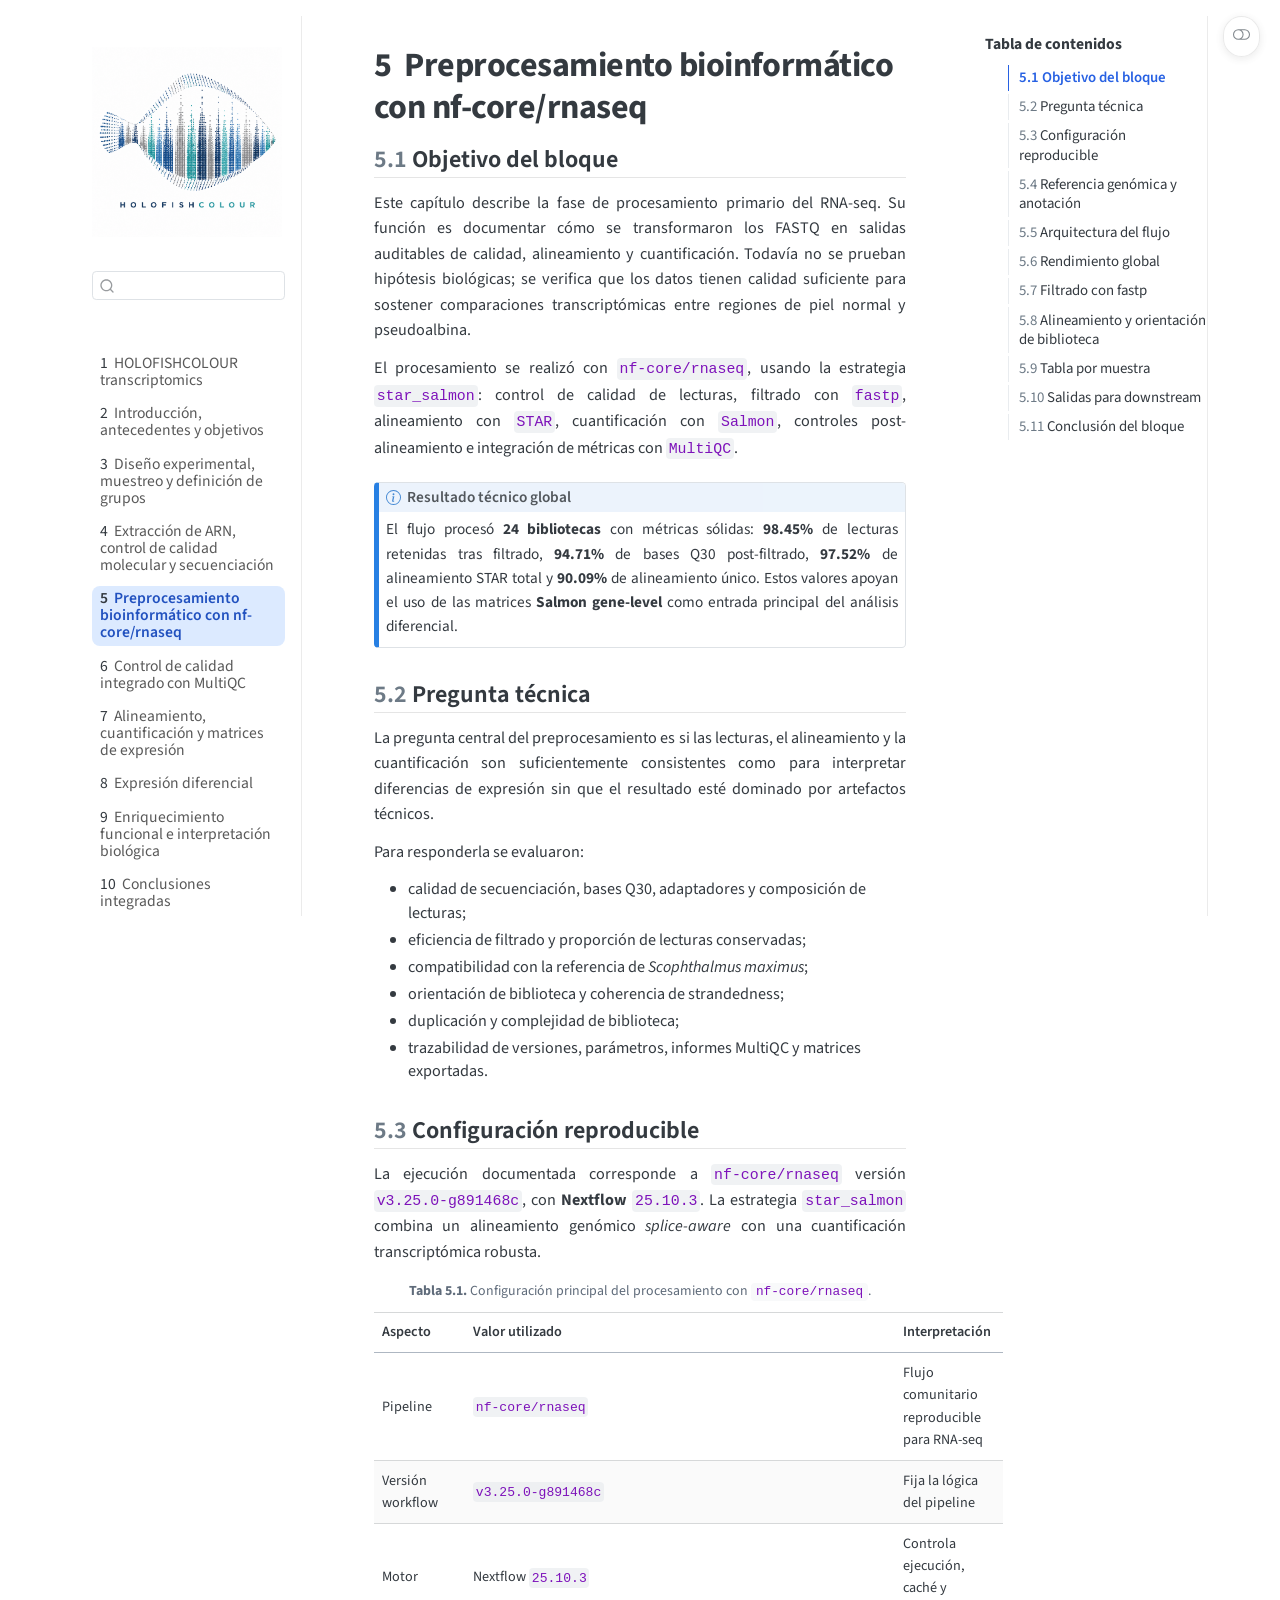
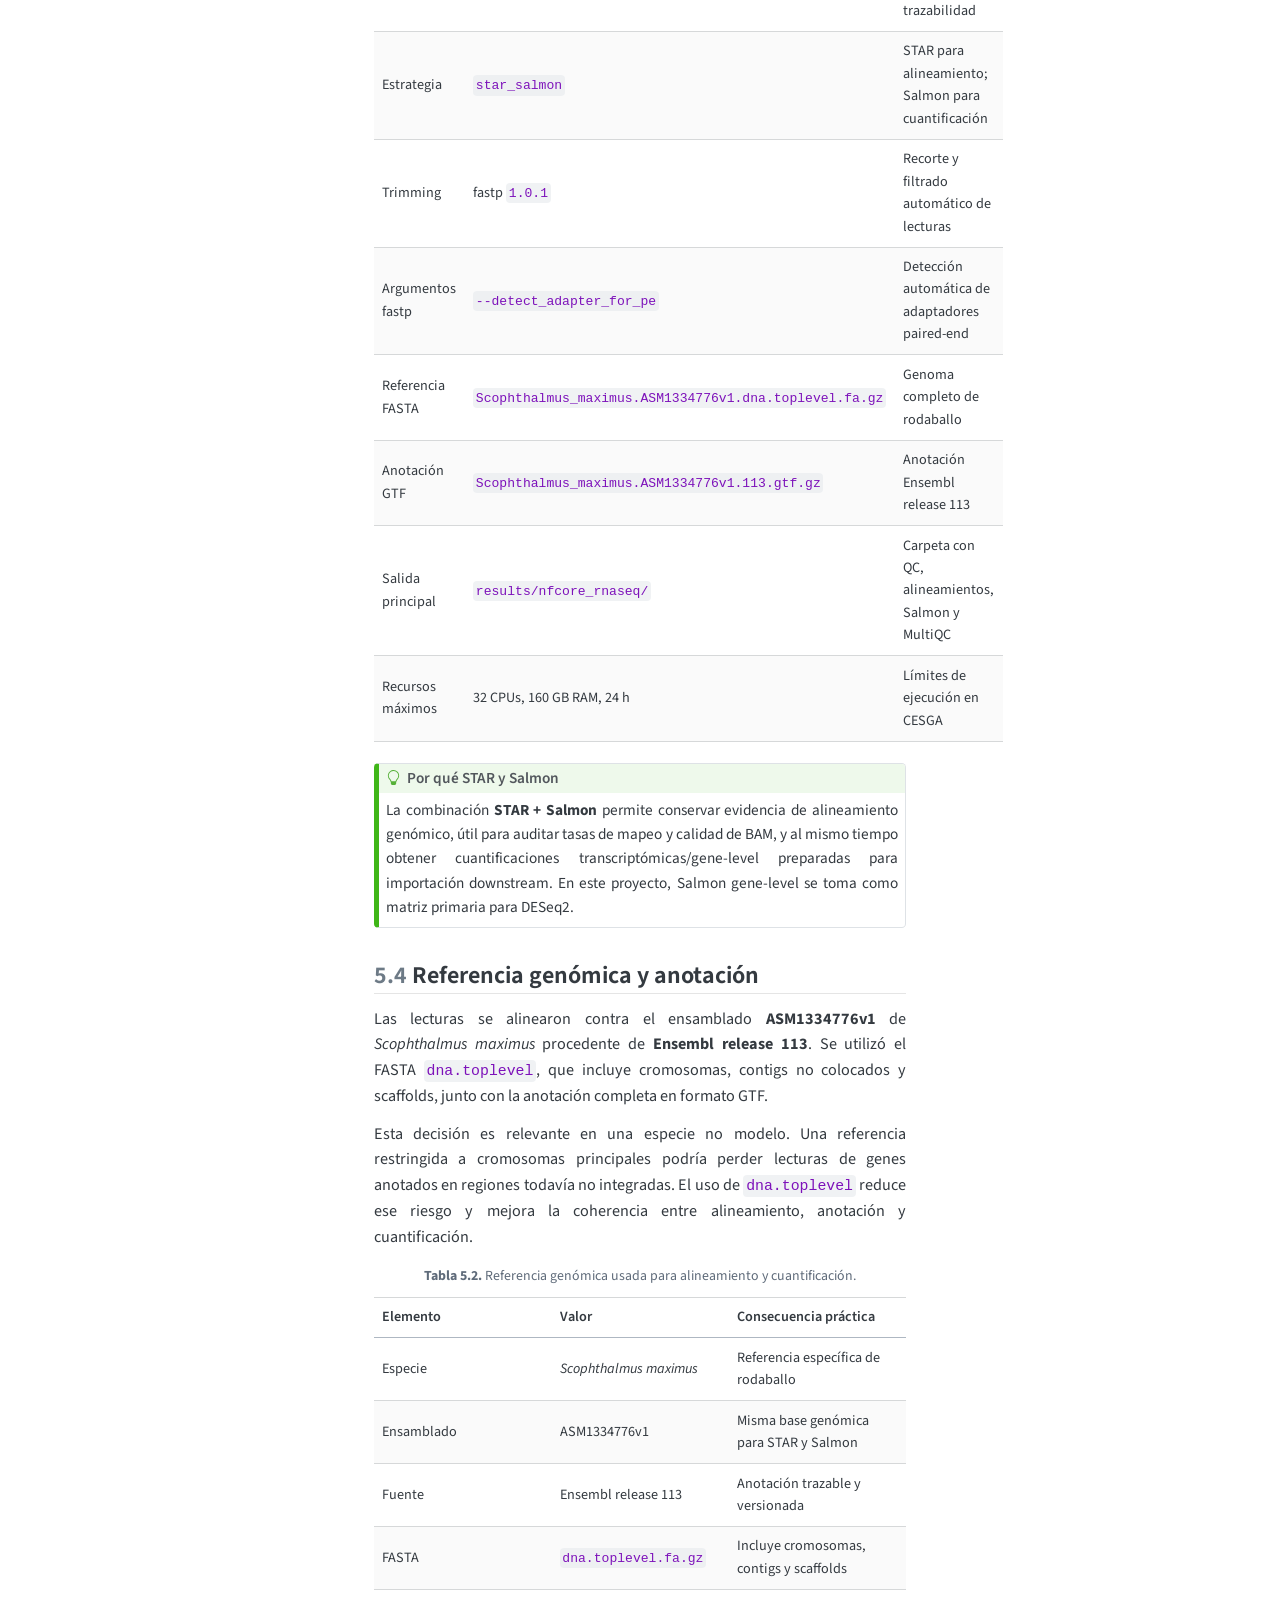
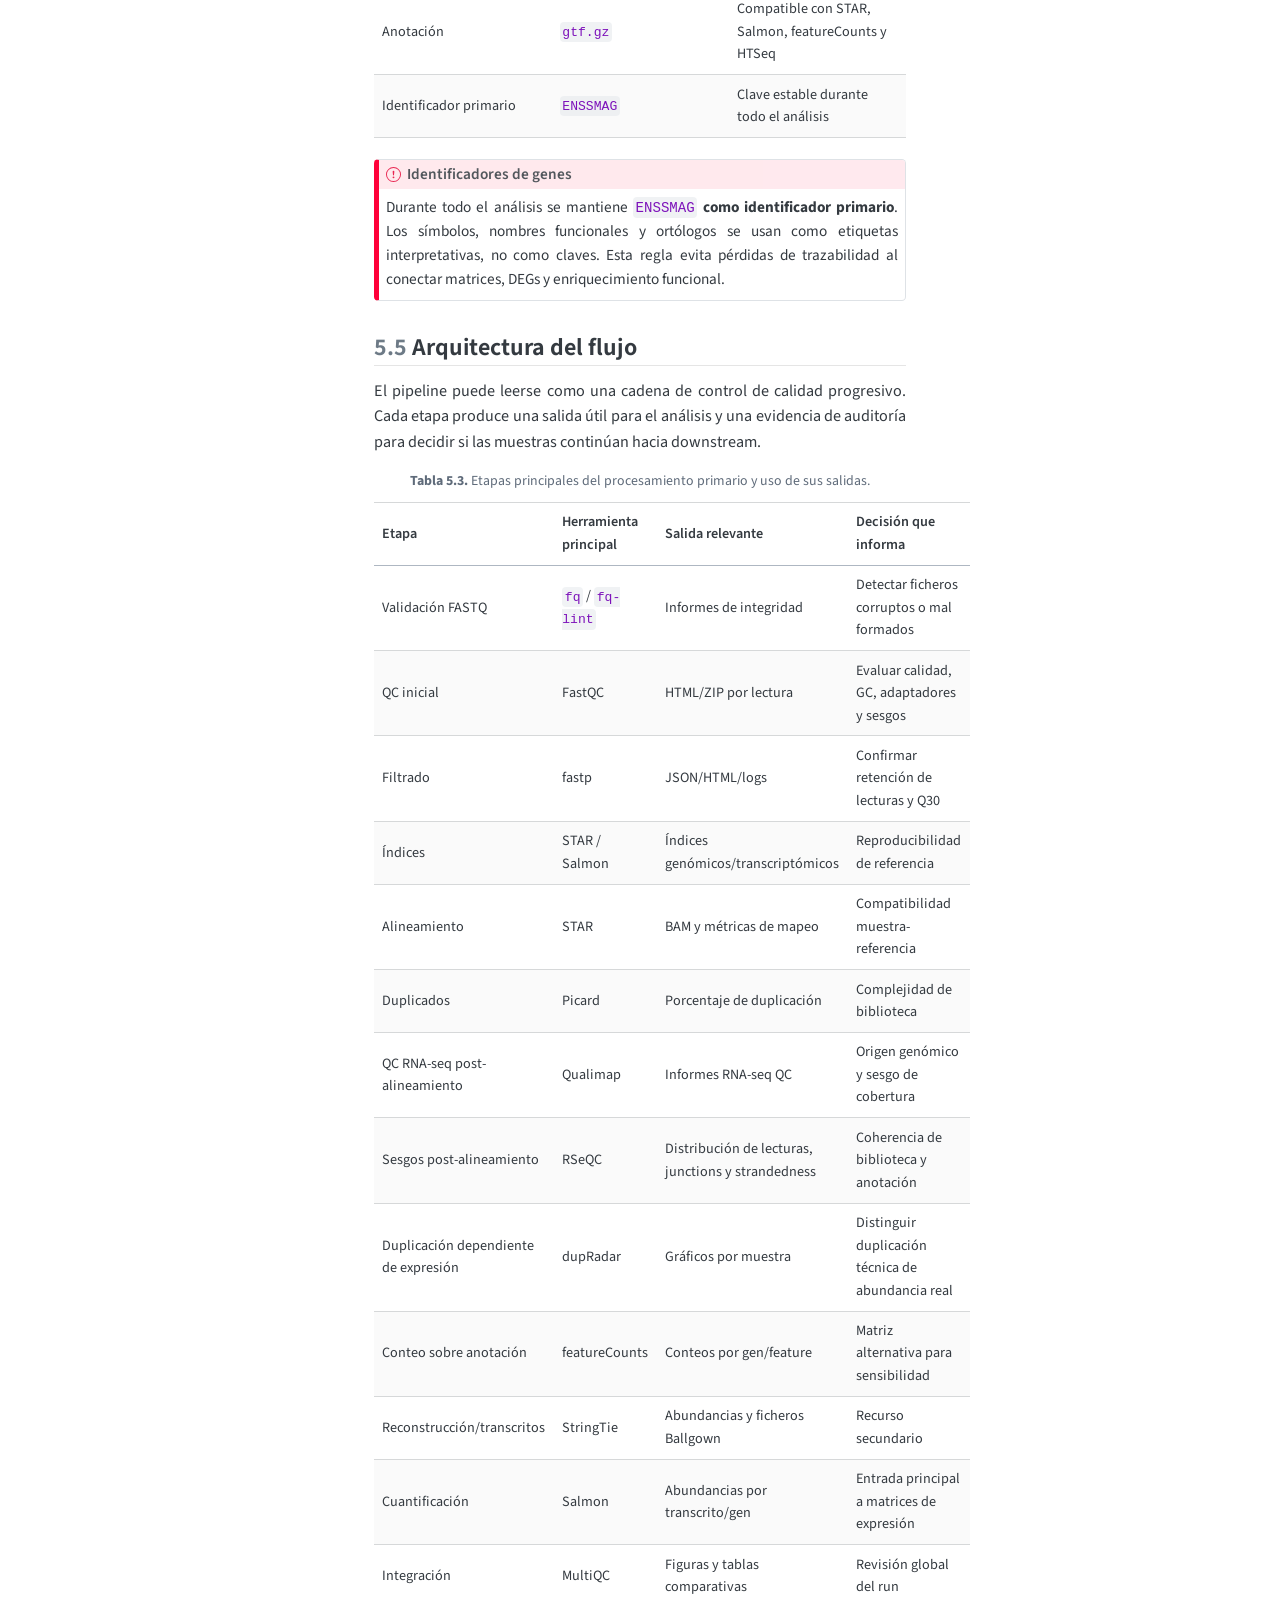
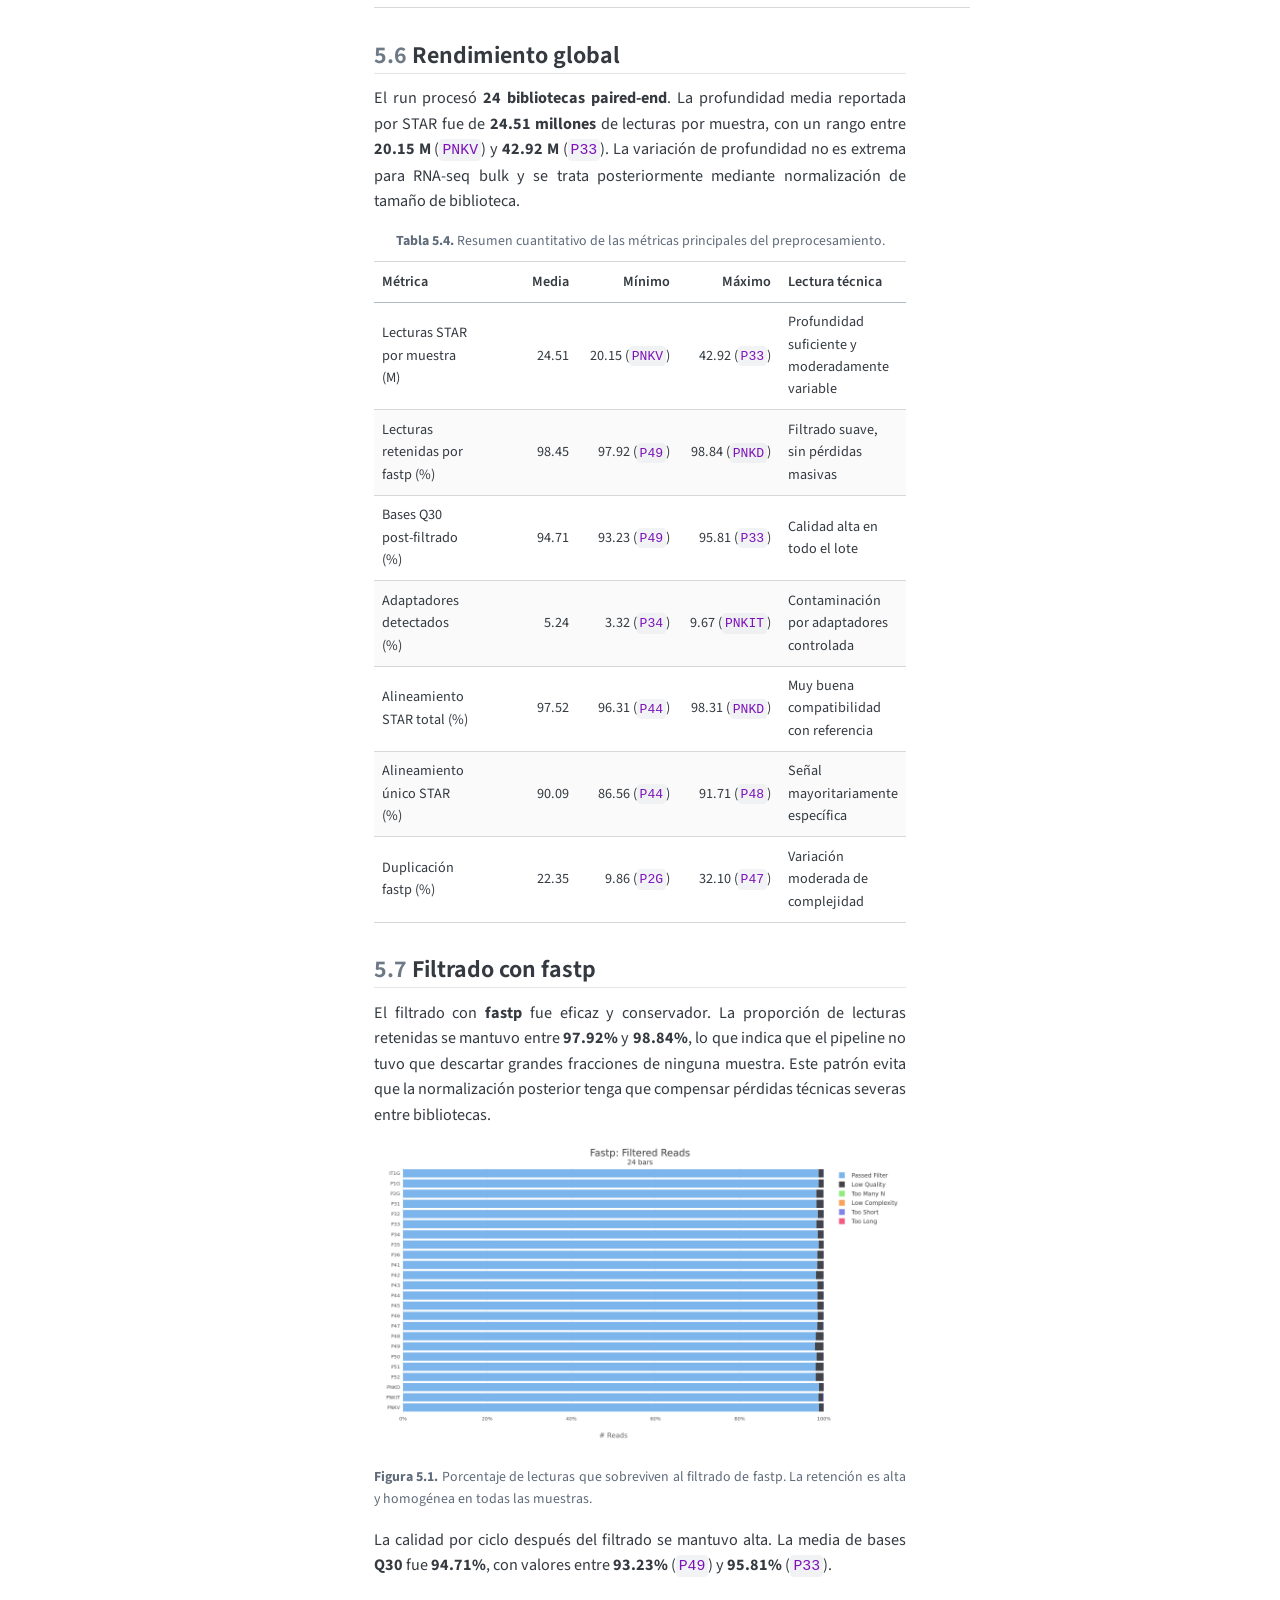
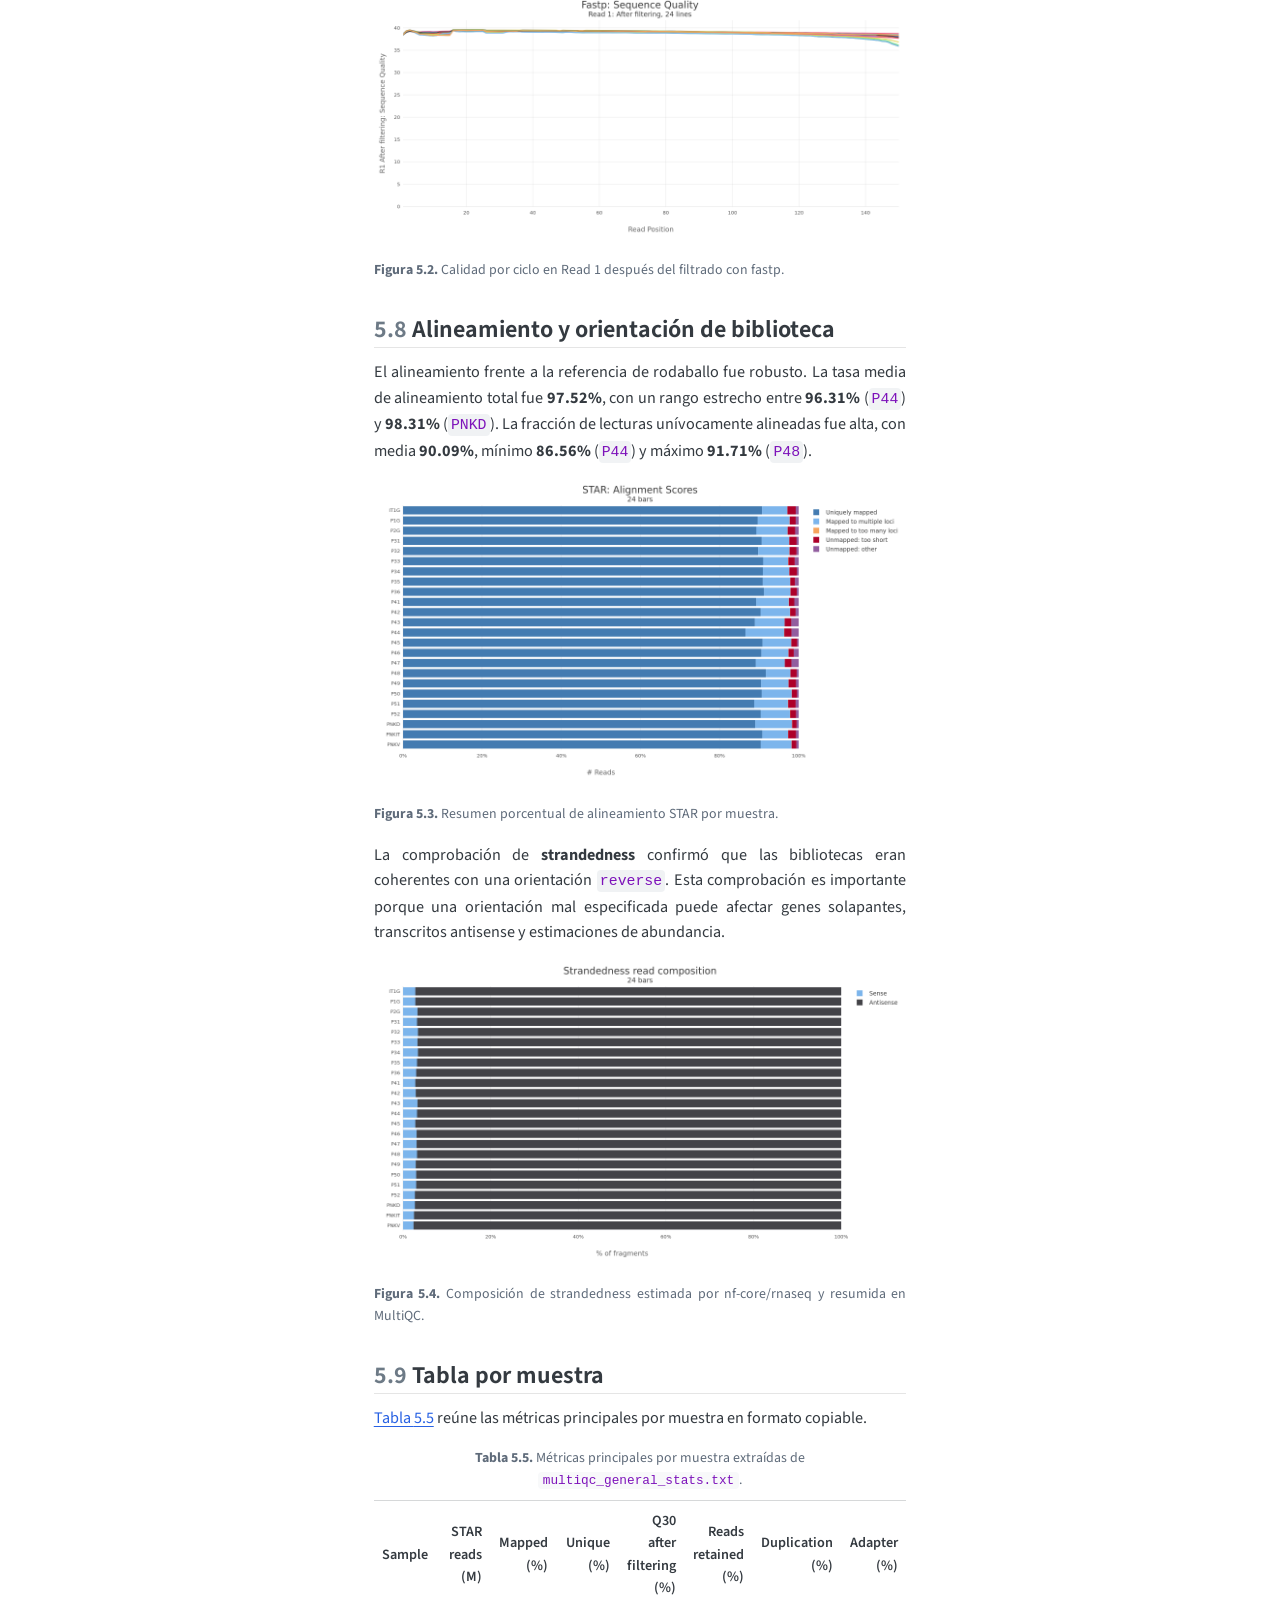
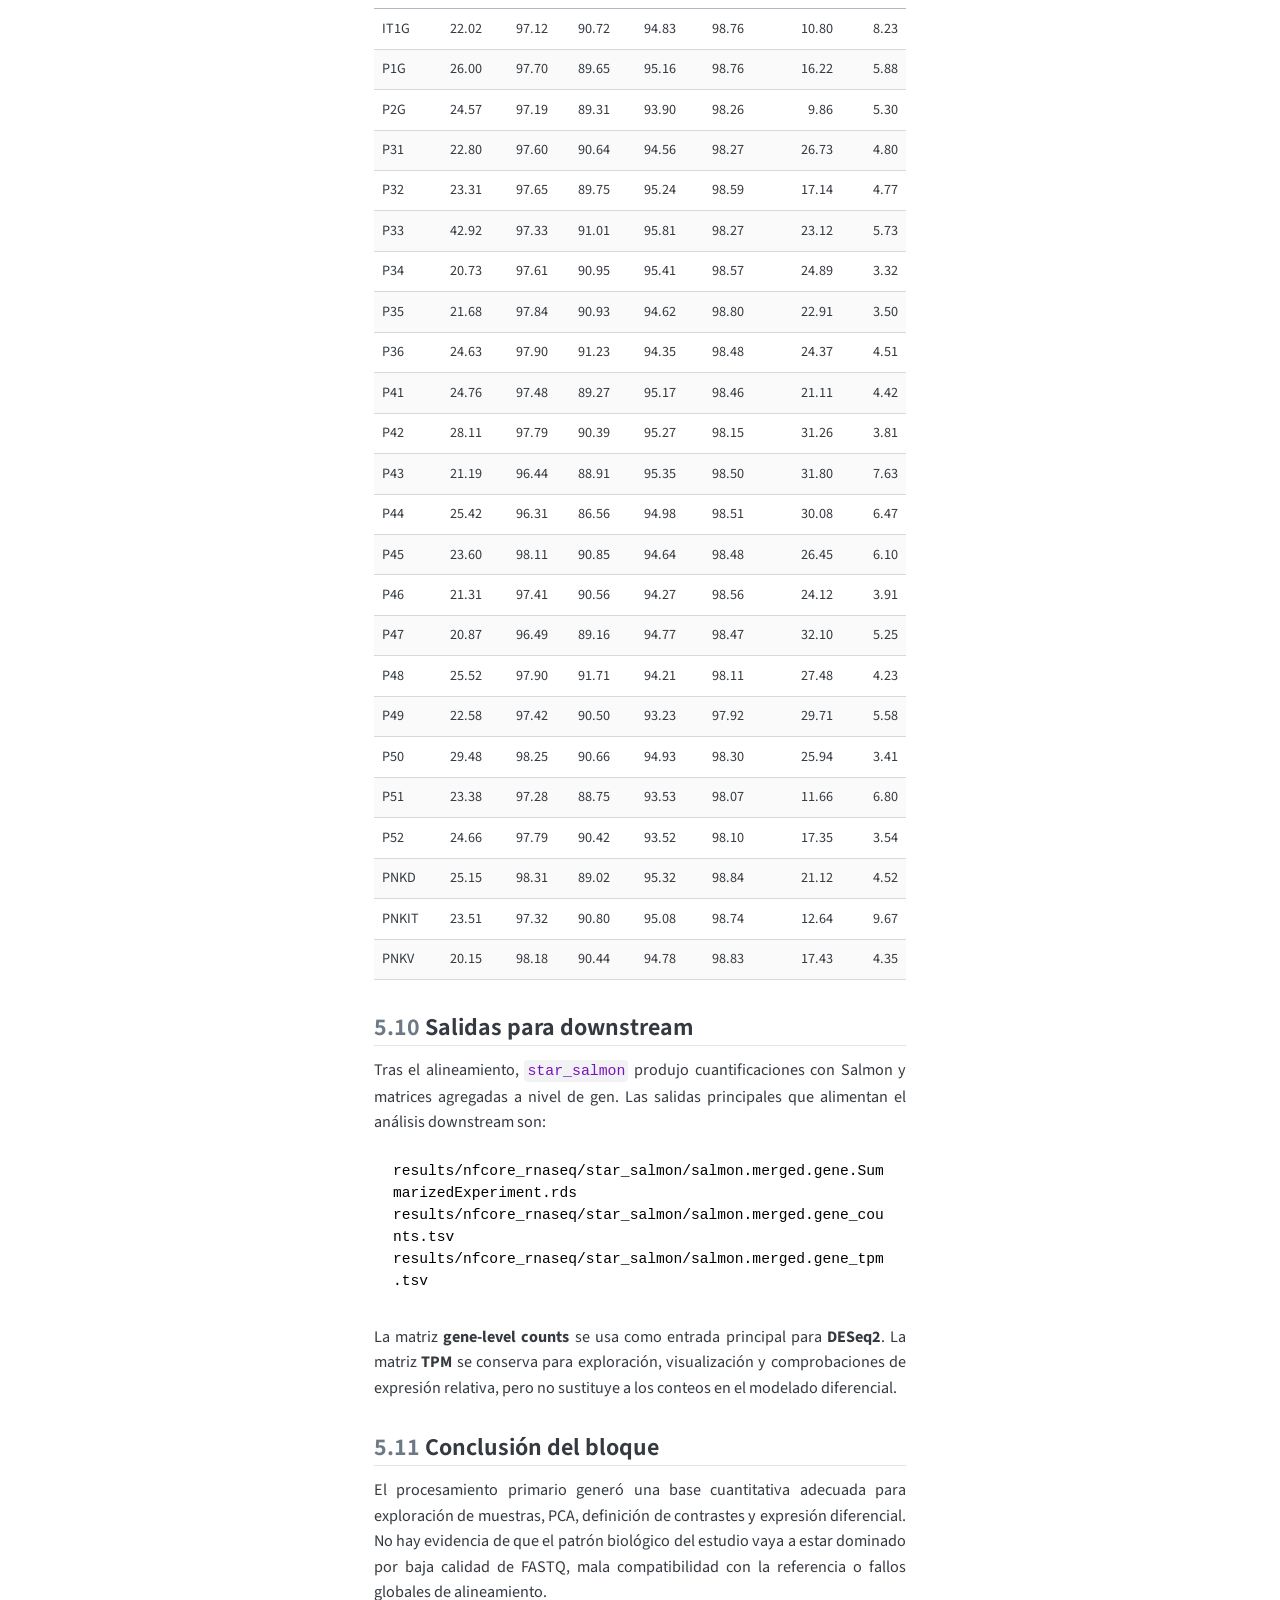
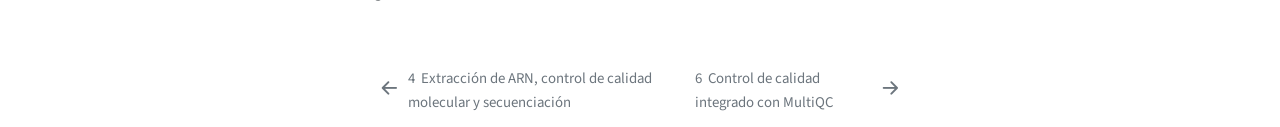
<file: docs/chapters/02_methods_nfcore.html>
<!DOCTYPE html>
<html xmlns="http://www.w3.org/1999/xhtml" lang="es" xml:lang="es"><head>

<meta charset="utf-8">
<meta name="generator" content="quarto-1.8.27">

<meta name="viewport" content="width=device-width, initial-scale=1.0, user-scalable=yes">


<title>5&nbsp; Preprocesamiento bioinformático con nf-core/rnaseq – HOLOFISHCOLOUR transcriptomics</title>
<style>
code{white-space: pre-wrap;}
span.smallcaps{font-variant: small-caps;}
div.columns{display: flex; gap: min(4vw, 1.5em);}
div.column{flex: auto; overflow-x: auto;}
div.hanging-indent{margin-left: 1.5em; text-indent: -1.5em;}
ul.task-list{list-style: none;}
ul.task-list li input[type="checkbox"] {
  width: 0.8em;
  margin: 0 0.8em 0.2em -1em; /* quarto-specific, see https://github.com/quarto-dev/quarto-cli/issues/4556 */ 
  vertical-align: middle;
}
</style>


<script src="../site_libs/quarto-nav/quarto-nav.js"></script>
<script src="../site_libs/quarto-nav/headroom.min.js"></script>
<script src="../site_libs/clipboard/clipboard.min.js"></script>
<script src="../site_libs/quarto-search/autocomplete.umd.js"></script>
<script src="../site_libs/quarto-search/fuse.min.js"></script>
<script src="../site_libs/quarto-search/quarto-search.js"></script>
<meta name="quarto:offset" content="../">
<link href="../chapters/03_qc_multiqc.html" rel="next">
<link href="../chapters/03_results.html" rel="prev">
<script src="../site_libs/quarto-html/quarto.js" type="module"></script>
<script src="../site_libs/quarto-html/tabsets/tabsets.js" type="module"></script>
<script src="../site_libs/quarto-html/axe/axe-check.js" type="module"></script>
<script src="../site_libs/quarto-html/popper.min.js"></script>
<script src="../site_libs/quarto-html/tippy.umd.min.js"></script>
<script src="../site_libs/quarto-html/anchor.min.js"></script>
<link href="../site_libs/quarto-html/tippy.css" rel="stylesheet">
<link href="../site_libs/quarto-html/quarto-syntax-highlighting-ed96de9b727972fe78a7b5d16c58bf87.css" rel="stylesheet" class="quarto-color-scheme" id="quarto-text-highlighting-styles">
<link href="../site_libs/quarto-html/quarto-syntax-highlighting-dark-4d9afe2b8d18ee9fa5d0d57b5ed4214d.css" rel="stylesheet" class="quarto-color-scheme quarto-color-alternate" id="quarto-text-highlighting-styles">
<link href="../site_libs/quarto-html/quarto-syntax-highlighting-ed96de9b727972fe78a7b5d16c58bf87.css" rel="stylesheet" class="quarto-color-scheme-extra" id="quarto-text-highlighting-styles">
<script src="../site_libs/bootstrap/bootstrap.min.js"></script>
<link href="../site_libs/bootstrap/bootstrap-icons.css" rel="stylesheet">
<link href="../site_libs/bootstrap/bootstrap-0dd2bd5de344125cf763a379ddc3eb04.min.css" rel="stylesheet" append-hash="true" class="quarto-color-scheme" id="quarto-bootstrap" data-mode="light">
<link href="../site_libs/bootstrap/bootstrap-dark-7e34ecb6a0e7991f0346b0751d4a7c3f.min.css" rel="stylesheet" append-hash="true" class="quarto-color-scheme quarto-color-alternate" id="quarto-bootstrap" data-mode="dark">
<link href="../site_libs/bootstrap/bootstrap-0dd2bd5de344125cf763a379ddc3eb04.min.css" rel="stylesheet" append-hash="true" class="quarto-color-scheme-extra" id="quarto-bootstrap" data-mode="light">
<script src="../site_libs/quarto-contrib/glightbox/glightbox.min.js"></script>
<link href="../site_libs/quarto-contrib/glightbox/glightbox.min.css" rel="stylesheet">
<link href="../site_libs/quarto-contrib/glightbox/lightbox.css" rel="stylesheet">
<script id="quarto-search-options" type="application/json">{
  "location": "sidebar",
  "copy-button": false,
  "collapse-after": 3,
  "panel-placement": "start",
  "type": "textbox",
  "limit": 50,
  "keyboard-shortcut": [
    "f",
    "/",
    "s"
  ],
  "show-item-context": false,
  "language": {
    "search-no-results-text": "No se han encontrado resultados",
    "search-matching-documents-text": "documentos encontrados",
    "search-copy-link-title": "Copiar el enlace en la búsqueda",
    "search-hide-matches-text": "Ocultar resultados adicionales",
    "search-more-match-text": "resultado adicional en este documento",
    "search-more-matches-text": "resultados adicionales en este documento",
    "search-clear-button-title": "Borrar",
    "search-text-placeholder": "",
    "search-detached-cancel-button-title": "Cancelar",
    "search-submit-button-title": "Enviar",
    "search-label": "Buscar"
  }
}</script>
<style>html{ scroll-behavior: smooth; }</style>


<link rel="stylesheet" href="../styles.css">
</head>

<body class="nav-sidebar floating quarto-light"><script id="quarto-html-before-body" type="application/javascript">
    const toggleBodyColorMode = (bsSheetEl) => {
      const mode = bsSheetEl.getAttribute("data-mode");
      const bodyEl = window.document.querySelector("body");
      if (mode === "dark") {
        bodyEl.classList.add("quarto-dark");
        bodyEl.classList.remove("quarto-light");
      } else {
        bodyEl.classList.add("quarto-light");
        bodyEl.classList.remove("quarto-dark");
      }
    }
    const toggleBodyColorPrimary = () => {
      const bsSheetEl = window.document.querySelector("link#quarto-bootstrap:not([rel=disabled-stylesheet])");
      if (bsSheetEl) {
        toggleBodyColorMode(bsSheetEl);
      }
    }
    const setColorSchemeToggle = (alternate) => {
      const toggles = window.document.querySelectorAll('.quarto-color-scheme-toggle');
      for (let i=0; i < toggles.length; i++) {
        const toggle = toggles[i];
        if (toggle) {
          if (alternate) {
            toggle.classList.add("alternate");
          } else {
            toggle.classList.remove("alternate");
          }
        }
      }
    };
    const toggleColorMode = (alternate) => {
      // Switch the stylesheets
      const primaryStylesheets = window.document.querySelectorAll('link.quarto-color-scheme:not(.quarto-color-alternate)');
      const alternateStylesheets = window.document.querySelectorAll('link.quarto-color-scheme.quarto-color-alternate');
      manageTransitions('#quarto-margin-sidebar .nav-link', false);
      if (alternate) {
        // note: dark is layered on light, we don't disable primary!
        enableStylesheet(alternateStylesheets);
        for (const sheetNode of alternateStylesheets) {
          if (sheetNode.id === "quarto-bootstrap") {
            toggleBodyColorMode(sheetNode);
          }
        }
      } else {
        disableStylesheet(alternateStylesheets);
        enableStylesheet(primaryStylesheets)
        toggleBodyColorPrimary();
      }
      manageTransitions('#quarto-margin-sidebar .nav-link', true);
      // Switch the toggles
      setColorSchemeToggle(alternate)
      // Hack to workaround the fact that safari doesn't
      // properly recolor the scrollbar when toggling (#1455)
      if (navigator.userAgent.indexOf('Safari') > 0 && navigator.userAgent.indexOf('Chrome') == -1) {
        manageTransitions("body", false);
        window.scrollTo(0, 1);
        setTimeout(() => {
          window.scrollTo(0, 0);
          manageTransitions("body", true);
        }, 40);
      }
    }
    const disableStylesheet = (stylesheets) => {
      for (let i=0; i < stylesheets.length; i++) {
        const stylesheet = stylesheets[i];
        stylesheet.rel = 'disabled-stylesheet';
      }
    }
    const enableStylesheet = (stylesheets) => {
      for (let i=0; i < stylesheets.length; i++) {
        const stylesheet = stylesheets[i];
        if(stylesheet.rel !== 'stylesheet') { // for Chrome, which will still FOUC without this check
          stylesheet.rel = 'stylesheet';
        }
      }
    }
    const manageTransitions = (selector, allowTransitions) => {
      const els = window.document.querySelectorAll(selector);
      for (let i=0; i < els.length; i++) {
        const el = els[i];
        if (allowTransitions) {
          el.classList.remove('notransition');
        } else {
          el.classList.add('notransition');
        }
      }
    }
    const isFileUrl = () => {
      return window.location.protocol === 'file:';
    }
    const hasAlternateSentinel = () => {
      let styleSentinel = getColorSchemeSentinel();
      if (styleSentinel !== null) {
        return styleSentinel === "alternate";
      } else {
        return false;
      }
    }
    const setStyleSentinel = (alternate) => {
      const value = alternate ? "alternate" : "default";
      if (!isFileUrl()) {
        window.localStorage.setItem("quarto-color-scheme", value);
      } else {
        localAlternateSentinel = value;
      }
    }
    const getColorSchemeSentinel = () => {
      if (!isFileUrl()) {
        const storageValue = window.localStorage.getItem("quarto-color-scheme");
        return storageValue != null ? storageValue : localAlternateSentinel;
      } else {
        return localAlternateSentinel;
      }
    }
    const toggleGiscusIfUsed = (isAlternate, darkModeDefault) => {
      const baseTheme = document.querySelector('#giscus-base-theme')?.value ?? 'light';
      const alternateTheme = document.querySelector('#giscus-alt-theme')?.value ?? 'dark';
      let newTheme = '';
      if(authorPrefersDark) {
        newTheme = isAlternate ? baseTheme : alternateTheme;
      } else {
        newTheme = isAlternate ? alternateTheme : baseTheme;
      }
      const changeGiscusTheme = () => {
        // From: https://github.com/giscus/giscus/issues/336
        const sendMessage = (message) => {
          const iframe = document.querySelector('iframe.giscus-frame');
          if (!iframe) return;
          iframe.contentWindow.postMessage({ giscus: message }, 'https://giscus.app');
        }
        sendMessage({
          setConfig: {
            theme: newTheme
          }
        });
      }
      const isGiscussLoaded = window.document.querySelector('iframe.giscus-frame') !== null;
      if (isGiscussLoaded) {
        changeGiscusTheme();
      }
    };
    const authorPrefersDark = false;
    const darkModeDefault = authorPrefersDark;
      document.querySelector('link#quarto-text-highlighting-styles.quarto-color-scheme-extra').rel = 'disabled-stylesheet';
      document.querySelector('link#quarto-bootstrap.quarto-color-scheme-extra').rel = 'disabled-stylesheet';
    let localAlternateSentinel = darkModeDefault ? 'alternate' : 'default';
    // Dark / light mode switch
    window.quartoToggleColorScheme = () => {
      // Read the current dark / light value
      let toAlternate = !hasAlternateSentinel();
      toggleColorMode(toAlternate);
      setStyleSentinel(toAlternate);
      toggleGiscusIfUsed(toAlternate, darkModeDefault);
      window.dispatchEvent(new Event('resize'));
    };
    // Switch to dark mode if need be
    if (hasAlternateSentinel()) {
      toggleColorMode(true);
    } else {
      toggleColorMode(false);
    }
  </script>

<div id="quarto-search-results"></div>
  <header id="quarto-header" class="headroom fixed-top">
  <nav class="quarto-secondary-nav">
    <div class="container-fluid d-flex">
      <button type="button" class="quarto-btn-toggle btn" data-bs-toggle="collapse" role="button" data-bs-target=".quarto-sidebar-collapse-item" aria-controls="quarto-sidebar" aria-expanded="false" aria-label="Alternar barra lateral" onclick="if (window.quartoToggleHeadroom) { window.quartoToggleHeadroom(); }">
        <i class="bi bi-layout-text-sidebar-reverse"></i>
      </button>
        <nav class="quarto-page-breadcrumbs" aria-label="breadcrumb"><ol class="breadcrumb"><li class="breadcrumb-item"><a href="../chapters/02_methods_nfcore.html"><span class="chapter-number">5</span>&nbsp; <span class="chapter-title">Preprocesamiento bioinformático con nf-core/rnaseq</span></a></li></ol></nav>
        <a class="flex-grow-1" role="navigation" data-bs-toggle="collapse" data-bs-target=".quarto-sidebar-collapse-item" aria-controls="quarto-sidebar" aria-expanded="false" aria-label="Alternar barra lateral" onclick="if (window.quartoToggleHeadroom) { window.quartoToggleHeadroom(); }">      
        </a>
      <button type="button" class="btn quarto-search-button" aria-label="Buscar" onclick="window.quartoOpenSearch();">
        <i class="bi bi-search"></i>
      </button>
    </div>
  </nav>
</header>
<!-- content -->
<div id="quarto-content" class="quarto-container page-columns page-rows-contents page-layout-article">
<!-- sidebar -->
  <nav id="quarto-sidebar" class="sidebar collapse collapse-horizontal quarto-sidebar-collapse-item sidebar-navigation floating overflow-auto">
    <div class="pt-lg-2 mt-2 text-left sidebar-header sidebar-header-stacked">
      <a href="index.html" class="sidebar-logo-link">
      <img src="../images/holofishcolour_manhattan_logo_2026.png" alt="HOLOFISHCOLOUR" class="sidebar-logo light-content py-0 d-lg-inline d-none">
      <img src="../images/holofishcolour_manhattan_logo_2026.png" alt="HOLOFISHCOLOUR" class="sidebar-logo dark-content py-0 d-lg-inline d-none">
      </a>
    <div class="sidebar-title mb-0 py-0">
      <a href="../">HOLOFISHCOLOUR transcriptomics</a> 
        <div class="sidebar-tools-main">
  <a href="" class="quarto-color-scheme-toggle quarto-navigation-tool  px-1" onclick="window.quartoToggleColorScheme(); return false;" title="Alternar modo oscuro"><i class="bi"></i></a>
</div>
    </div>
      </div>
        <div class="mt-2 flex-shrink-0 align-items-center">
        <div class="sidebar-search">
        <div id="quarto-search" class="" title="Buscar"></div>
        </div>
        </div>
    <div class="sidebar-menu-container"> 
    <ul class="list-unstyled mt-1">
        <li class="sidebar-item">
  <div class="sidebar-item-container"> 
  <a href="../index.html" class="sidebar-item-text sidebar-link">
 <span class="menu-text"><span class="chapter-number">1</span>&nbsp; <span class="chapter-title">HOLOFISHCOLOUR transcriptomics</span></span></a>
  </div>
</li>
        <li class="sidebar-item">
  <div class="sidebar-item-container"> 
  <a href="../chapters/01_intro.html" class="sidebar-item-text sidebar-link">
 <span class="menu-text"><span class="chapter-number">2</span>&nbsp; <span class="chapter-title">Introducción, antecedentes y objetivos</span></span></a>
  </div>
</li>
        <li class="sidebar-item">
  <div class="sidebar-item-container"> 
  <a href="../chapters/02_exp_design.html" class="sidebar-item-text sidebar-link">
 <span class="menu-text"><span class="chapter-number">3</span>&nbsp; <span class="chapter-title">Diseño experimental, muestreo y definición de grupos</span></span></a>
  </div>
</li>
        <li class="sidebar-item">
  <div class="sidebar-item-container"> 
  <a href="../chapters/03_results.html" class="sidebar-item-text sidebar-link">
 <span class="menu-text"><span class="chapter-number">4</span>&nbsp; <span class="chapter-title">Extracción de ARN, control de calidad molecular y secuenciación</span></span></a>
  </div>
</li>
        <li class="sidebar-item">
  <div class="sidebar-item-container"> 
  <a href="../chapters/02_methods_nfcore.html" class="sidebar-item-text sidebar-link active">
 <span class="menu-text"><span class="chapter-number">5</span>&nbsp; <span class="chapter-title">Preprocesamiento bioinformático con nf-core/rnaseq</span></span></a>
  </div>
</li>
        <li class="sidebar-item">
  <div class="sidebar-item-container"> 
  <a href="../chapters/03_qc_multiqc.html" class="sidebar-item-text sidebar-link">
 <span class="menu-text"><span class="chapter-number">6</span>&nbsp; <span class="chapter-title">Control de calidad integrado con MultiQC</span></span></a>
  </div>
</li>
        <li class="sidebar-item">
  <div class="sidebar-item-container"> 
  <a href="../chapters/04_alignment_quant.html" class="sidebar-item-text sidebar-link">
 <span class="menu-text"><span class="chapter-number">7</span>&nbsp; <span class="chapter-title">Alineamiento, cuantificación y matrices de expresión</span></span></a>
  </div>
</li>
        <li class="sidebar-item">
  <div class="sidebar-item-container"> 
  <a href="../chapters/05_differential_expression.html" class="sidebar-item-text sidebar-link">
 <span class="menu-text"><span class="chapter-number">8</span>&nbsp; <span class="chapter-title">Expresión diferencial</span></span></a>
  </div>
</li>
        <li class="sidebar-item">
  <div class="sidebar-item-container"> 
  <a href="../chapters/06_functional_interpretation.html" class="sidebar-item-text sidebar-link">
 <span class="menu-text"><span class="chapter-number">9</span>&nbsp; <span class="chapter-title">Enriquecimiento funcional e interpretación biológica</span></span></a>
  </div>
</li>
        <li class="sidebar-item">
  <div class="sidebar-item-container"> 
  <a href="../chapters/07_conclusions.html" class="sidebar-item-text sidebar-link">
 <span class="menu-text"><span class="chapter-number">10</span>&nbsp; <span class="chapter-title">Conclusiones integradas</span></span></a>
  </div>
</li>
        <li class="sidebar-item sidebar-item-section">
      <div class="sidebar-item-container"> 
            <a class="sidebar-item-text sidebar-link text-start" data-bs-toggle="collapse" data-bs-target="#quarto-sidebar-section-1" role="navigation" aria-expanded="true">
 <span class="menu-text">Apéndices</span></a>
          <a class="sidebar-item-toggle text-start" data-bs-toggle="collapse" data-bs-target="#quarto-sidebar-section-1" role="navigation" aria-expanded="true" aria-label="Alternar sección">
            <i class="bi bi-chevron-right ms-2"></i>
          </a> 
      </div>
      <ul id="quarto-sidebar-section-1" class="collapse list-unstyled sidebar-section depth1 show">  
          <li class="sidebar-item">
  <div class="sidebar-item-container"> 
  <a href="../appendices/rna_extraction_protocol.html" class="sidebar-item-text sidebar-link">
 <span class="menu-text"><span class="chapter-number">A</span>&nbsp; <span class="chapter-title">Protocolo de extracción de ARN con TRIzol y columnas Phase Lock Gel Heavy</span></span></a>
  </div>
</li>
          <li class="sidebar-item">
  <div class="sidebar-item-container"> 
  <a href="../appendices/reproducibility.html" class="sidebar-item-text sidebar-link">
 <span class="menu-text"><span class="chapter-number">B</span>&nbsp; <span class="chapter-title">Reproducibilidad y decisiones analíticas</span></span></a>
  </div>
</li>
      </ul>
  </li>
    </ul>
    </div>
</nav>
<div id="quarto-sidebar-glass" class="quarto-sidebar-collapse-item" data-bs-toggle="collapse" data-bs-target=".quarto-sidebar-collapse-item"></div>
<!-- margin-sidebar -->
    <div id="quarto-margin-sidebar" class="sidebar margin-sidebar">
        <nav id="TOC" role="doc-toc" class="toc-active">
    <h2 id="toc-title">Tabla de contenidos</h2>
   
  <ul>
  <li><a href="#objetivo-del-bloque" id="toc-objetivo-del-bloque" class="nav-link active" data-scroll-target="#objetivo-del-bloque"><span class="header-section-number">5.1</span> Objetivo del bloque</a></li>
  <li><a href="#pregunta-técnica" id="toc-pregunta-técnica" class="nav-link" data-scroll-target="#pregunta-técnica"><span class="header-section-number">5.2</span> Pregunta técnica</a></li>
  <li><a href="#configuración-reproducible" id="toc-configuración-reproducible" class="nav-link" data-scroll-target="#configuración-reproducible"><span class="header-section-number">5.3</span> Configuración reproducible</a></li>
  <li><a href="#referencia-genómica-y-anotación" id="toc-referencia-genómica-y-anotación" class="nav-link" data-scroll-target="#referencia-genómica-y-anotación"><span class="header-section-number">5.4</span> Referencia genómica y anotación</a></li>
  <li><a href="#arquitectura-del-flujo" id="toc-arquitectura-del-flujo" class="nav-link" data-scroll-target="#arquitectura-del-flujo"><span class="header-section-number">5.5</span> Arquitectura del flujo</a></li>
  <li><a href="#rendimiento-global" id="toc-rendimiento-global" class="nav-link" data-scroll-target="#rendimiento-global"><span class="header-section-number">5.6</span> Rendimiento global</a></li>
  <li><a href="#filtrado-con-fastp" id="toc-filtrado-con-fastp" class="nav-link" data-scroll-target="#filtrado-con-fastp"><span class="header-section-number">5.7</span> Filtrado con fastp</a></li>
  <li><a href="#alineamiento-y-orientación-de-biblioteca" id="toc-alineamiento-y-orientación-de-biblioteca" class="nav-link" data-scroll-target="#alineamiento-y-orientación-de-biblioteca"><span class="header-section-number">5.8</span> Alineamiento y orientación de biblioteca</a></li>
  <li><a href="#tabla-por-muestra" id="toc-tabla-por-muestra" class="nav-link" data-scroll-target="#tabla-por-muestra"><span class="header-section-number">5.9</span> Tabla por muestra</a></li>
  <li><a href="#salidas-para-downstream" id="toc-salidas-para-downstream" class="nav-link" data-scroll-target="#salidas-para-downstream"><span class="header-section-number">5.10</span> Salidas para downstream</a></li>
  <li><a href="#conclusión-del-bloque" id="toc-conclusión-del-bloque" class="nav-link" data-scroll-target="#conclusión-del-bloque"><span class="header-section-number">5.11</span> Conclusión del bloque</a></li>
  </ul>
</nav>
    </div>
<!-- main -->
<main class="content" id="quarto-document-content">


<header id="title-block-header" class="quarto-title-block default">
<div class="quarto-title">
<h1 class="title"><span class="chapter-number">5</span>&nbsp; <span class="chapter-title">Preprocesamiento bioinformático con nf-core/rnaseq</span></h1>
</div>



<div class="quarto-title-meta">

    
  
    
  </div>
  


</header>


<section id="objetivo-del-bloque" class="level2" data-number="5.1">
<h2 data-number="5.1" class="anchored" data-anchor-id="objetivo-del-bloque"><span class="header-section-number">5.1</span> Objetivo del bloque</h2>
<p>Este capítulo describe la fase de procesamiento primario del RNA-seq. Su función es documentar cómo se transformaron los FASTQ en salidas auditables de calidad, alineamiento y cuantificación. Todavía no se prueban hipótesis biológicas; se verifica que los datos tienen calidad suficiente para sostener comparaciones transcriptómicas entre regiones de piel normal y pseudoalbina.</p>
<p>El procesamiento se realizó con <strong><code>nf-core/rnaseq</code></strong>, usando la estrategia <strong><code>star_salmon</code></strong>: control de calidad de lecturas, filtrado con <code>fastp</code>, alineamiento con <code>STAR</code>, cuantificación con <code>Salmon</code>, controles post-alineamiento e integración de métricas con <code>MultiQC</code>.</p>
<div class="callout callout-style-default callout-note callout-titled" title="Resultado técnico global">
<div class="callout-header d-flex align-content-center">
<div class="callout-icon-container">
<i class="callout-icon"></i>
</div>
<div class="callout-title-container flex-fill">
<span class="screen-reader-only">Nota</span>Resultado técnico global
</div>
</div>
<div class="callout-body-container callout-body">
<p>El flujo procesó <strong>24 bibliotecas</strong> con métricas sólidas: <strong>98.45%</strong> de lecturas retenidas tras filtrado, <strong>94.71%</strong> de bases Q30 post-filtrado, <strong>97.52%</strong> de alineamiento STAR total y <strong>90.09%</strong> de alineamiento único. Estos valores apoyan el uso de las matrices <strong>Salmon gene-level</strong> como entrada principal del análisis diferencial.</p>
</div>
</div>
</section>
<section id="pregunta-técnica" class="level2" data-number="5.2">
<h2 data-number="5.2" class="anchored" data-anchor-id="pregunta-técnica"><span class="header-section-number">5.2</span> Pregunta técnica</h2>
<p>La pregunta central del preprocesamiento es si las lecturas, el alineamiento y la cuantificación son suficientemente consistentes como para interpretar diferencias de expresión sin que el resultado esté dominado por artefactos técnicos.</p>
<p>Para responderla se evaluaron:</p>
<ul>
<li>calidad de secuenciación, bases Q30, adaptadores y composición de lecturas;</li>
<li>eficiencia de filtrado y proporción de lecturas conservadas;</li>
<li>compatibilidad con la referencia de <em>Scophthalmus maximus</em>;</li>
<li>orientación de biblioteca y coherencia de strandedness;</li>
<li>duplicación y complejidad de biblioteca;</li>
<li>trazabilidad de versiones, parámetros, informes MultiQC y matrices exportadas.</li>
</ul>
</section>
<section id="configuración-reproducible" class="level2" data-number="5.3">
<h2 data-number="5.3" class="anchored" data-anchor-id="configuración-reproducible"><span class="header-section-number">5.3</span> Configuración reproducible</h2>
<p>La ejecución documentada corresponde a <code>nf-core/rnaseq</code> versión <strong><code>v3.25.0-g891468c</code></strong>, con <strong>Nextflow <code>25.10.3</code></strong>. La estrategia <code>star_salmon</code> combina un alineamiento genómico <em>splice-aware</em> con una cuantificación transcriptómica robusta.</p>
<div id="tbl-nfcore-config" class="quarto-float quarto-figure quarto-figure-center anchored">
<figure class="quarto-float quarto-float-tbl figure">
<figcaption class="quarto-float-caption-top quarto-float-caption quarto-float-tbl" id="tbl-nfcore-config-caption-0ceaefa1-69ba-4598-a22c-09a6ac19f8ca">
<strong>Tabla&nbsp;5.1.</strong> Configuración principal del procesamiento con <code>nf-core/rnaseq</code>.
</figcaption>
<div aria-describedby="tbl-nfcore-config-caption-0ceaefa1-69ba-4598-a22c-09a6ac19f8ca">
<table class="caption-top table">
<colgroup>
<col style="width: 33%">
<col style="width: 33%">
<col style="width: 33%">
</colgroup>
<thead>
<tr class="header">
<th style="text-align: left;">Aspecto</th>
<th style="text-align: left;">Valor utilizado</th>
<th style="text-align: left;">Interpretación</th>
</tr>
</thead>
<tbody>
<tr class="odd">
<td style="text-align: left;">Pipeline</td>
<td style="text-align: left;"><code>nf-core/rnaseq</code></td>
<td style="text-align: left;">Flujo comunitario reproducible para RNA-seq</td>
</tr>
<tr class="even">
<td style="text-align: left;">Versión workflow</td>
<td style="text-align: left;"><code>v3.25.0-g891468c</code></td>
<td style="text-align: left;">Fija la lógica del pipeline</td>
</tr>
<tr class="odd">
<td style="text-align: left;">Motor</td>
<td style="text-align: left;">Nextflow <code>25.10.3</code></td>
<td style="text-align: left;">Controla ejecución, caché y trazabilidad</td>
</tr>
<tr class="even">
<td style="text-align: left;">Estrategia</td>
<td style="text-align: left;"><code>star_salmon</code></td>
<td style="text-align: left;">STAR para alineamiento; Salmon para cuantificación</td>
</tr>
<tr class="odd">
<td style="text-align: left;">Trimming</td>
<td style="text-align: left;">fastp <code>1.0.1</code></td>
<td style="text-align: left;">Recorte y filtrado automático de lecturas</td>
</tr>
<tr class="even">
<td style="text-align: left;">Argumentos fastp</td>
<td style="text-align: left;"><code>--detect_adapter_for_pe</code></td>
<td style="text-align: left;">Detección automática de adaptadores paired-end</td>
</tr>
<tr class="odd">
<td style="text-align: left;">Referencia FASTA</td>
<td style="text-align: left;"><code>Scophthalmus_maximus.ASM1334776v1.dna.toplevel.fa.gz</code></td>
<td style="text-align: left;">Genoma completo de rodaballo</td>
</tr>
<tr class="even">
<td style="text-align: left;">Anotación GTF</td>
<td style="text-align: left;"><code>Scophthalmus_maximus.ASM1334776v1.113.gtf.gz</code></td>
<td style="text-align: left;">Anotación Ensembl release 113</td>
</tr>
<tr class="odd">
<td style="text-align: left;">Salida principal</td>
<td style="text-align: left;"><code>results/nfcore_rnaseq/</code></td>
<td style="text-align: left;">Carpeta con QC, alineamientos, Salmon y MultiQC</td>
</tr>
<tr class="even">
<td style="text-align: left;">Recursos máximos</td>
<td style="text-align: left;">32 CPUs, 160 GB RAM, 24 h</td>
<td style="text-align: left;">Límites de ejecución en CESGA</td>
</tr>
</tbody>
</table>
</div>
</figure>
</div>
<div class="callout callout-style-default callout-tip callout-titled" title="Por qué STAR y Salmon">
<div class="callout-header d-flex align-content-center">
<div class="callout-icon-container">
<i class="callout-icon"></i>
</div>
<div class="callout-title-container flex-fill">
<span class="screen-reader-only">Tip</span>Por qué STAR y Salmon
</div>
</div>
<div class="callout-body-container callout-body">
<p>La combinación <strong>STAR + Salmon</strong> permite conservar evidencia de alineamiento genómico, útil para auditar tasas de mapeo y calidad de BAM, y al mismo tiempo obtener cuantificaciones transcriptómicas/gene-level preparadas para importación downstream. En este proyecto, Salmon gene-level se toma como matriz primaria para DESeq2.</p>
</div>
</div>
</section>
<section id="referencia-genómica-y-anotación" class="level2" data-number="5.4">
<h2 data-number="5.4" class="anchored" data-anchor-id="referencia-genómica-y-anotación"><span class="header-section-number">5.4</span> Referencia genómica y anotación</h2>
<p>Las lecturas se alinearon contra el ensamblado <strong>ASM1334776v1</strong> de <em>Scophthalmus maximus</em> procedente de <strong>Ensembl release 113</strong>. Se utilizó el FASTA <code>dna.toplevel</code>, que incluye cromosomas, contigs no colocados y scaffolds, junto con la anotación completa en formato GTF.</p>
<p>Esta decisión es relevante en una especie no modelo. Una referencia restringida a cromosomas principales podría perder lecturas de genes anotados en regiones todavía no integradas. El uso de <code>dna.toplevel</code> reduce ese riesgo y mejora la coherencia entre alineamiento, anotación y cuantificación.</p>
<div id="tbl-reference-summary" class="quarto-float quarto-figure quarto-figure-center anchored">
<figure class="quarto-float quarto-float-tbl figure">
<figcaption class="quarto-float-caption-top quarto-float-caption quarto-float-tbl" id="tbl-reference-summary-caption-0ceaefa1-69ba-4598-a22c-09a6ac19f8ca">
<strong>Tabla&nbsp;5.2.</strong> Referencia genómica usada para alineamiento y cuantificación.
</figcaption>
<div aria-describedby="tbl-reference-summary-caption-0ceaefa1-69ba-4598-a22c-09a6ac19f8ca">
<table class="caption-top table">
<colgroup>
<col style="width: 33%">
<col style="width: 33%">
<col style="width: 33%">
</colgroup>
<thead>
<tr class="header">
<th style="text-align: left;">Elemento</th>
<th style="text-align: left;">Valor</th>
<th style="text-align: left;">Consecuencia práctica</th>
</tr>
</thead>
<tbody>
<tr class="odd">
<td style="text-align: left;">Especie</td>
<td style="text-align: left;"><em>Scophthalmus maximus</em></td>
<td style="text-align: left;">Referencia específica de rodaballo</td>
</tr>
<tr class="even">
<td style="text-align: left;">Ensamblado</td>
<td style="text-align: left;">ASM1334776v1</td>
<td style="text-align: left;">Misma base genómica para STAR y Salmon</td>
</tr>
<tr class="odd">
<td style="text-align: left;">Fuente</td>
<td style="text-align: left;">Ensembl release 113</td>
<td style="text-align: left;">Anotación trazable y versionada</td>
</tr>
<tr class="even">
<td style="text-align: left;">FASTA</td>
<td style="text-align: left;"><code>dna.toplevel.fa.gz</code></td>
<td style="text-align: left;">Incluye cromosomas, contigs y scaffolds</td>
</tr>
<tr class="odd">
<td style="text-align: left;">Anotación</td>
<td style="text-align: left;"><code>gtf.gz</code></td>
<td style="text-align: left;">Compatible con STAR, Salmon, featureCounts y HTSeq</td>
</tr>
<tr class="even">
<td style="text-align: left;">Identificador primario</td>
<td style="text-align: left;"><code>ENSSMAG</code></td>
<td style="text-align: left;">Clave estable durante todo el análisis</td>
</tr>
</tbody>
</table>
</div>
</figure>
</div>
<div class="callout callout-style-default callout-important callout-titled" title="Identificadores de genes">
<div class="callout-header d-flex align-content-center">
<div class="callout-icon-container">
<i class="callout-icon"></i>
</div>
<div class="callout-title-container flex-fill">
<span class="screen-reader-only">Importante</span>Identificadores de genes
</div>
</div>
<div class="callout-body-container callout-body">
<p>Durante todo el análisis se mantiene <strong><code>ENSSMAG</code> como identificador primario</strong>. Los símbolos, nombres funcionales y ortólogos se usan como etiquetas interpretativas, no como claves. Esta regla evita pérdidas de trazabilidad al conectar matrices, DEGs y enriquecimiento funcional.</p>
</div>
</div>
</section>
<section id="arquitectura-del-flujo" class="level2" data-number="5.5">
<h2 data-number="5.5" class="anchored" data-anchor-id="arquitectura-del-flujo"><span class="header-section-number">5.5</span> Arquitectura del flujo</h2>
<p>El pipeline puede leerse como una cadena de control de calidad progresivo. Cada etapa produce una salida útil para el análisis y una evidencia de auditoría para decidir si las muestras continúan hacia downstream.</p>
<div id="tbl-nfcore-modules" class="quarto-float quarto-figure quarto-figure-center anchored">
<figure class="quarto-float quarto-float-tbl figure">
<figcaption class="quarto-float-caption-top quarto-float-caption quarto-float-tbl" id="tbl-nfcore-modules-caption-0ceaefa1-69ba-4598-a22c-09a6ac19f8ca">
<strong>Tabla&nbsp;5.3.</strong> Etapas principales del procesamiento primario y uso de sus salidas.
</figcaption>
<div aria-describedby="tbl-nfcore-modules-caption-0ceaefa1-69ba-4598-a22c-09a6ac19f8ca">
<table class="caption-top table">
<colgroup>
<col style="width: 25%">
<col style="width: 25%">
<col style="width: 25%">
<col style="width: 25%">
</colgroup>
<thead>
<tr class="header">
<th style="text-align: left;">Etapa</th>
<th style="text-align: left;">Herramienta principal</th>
<th style="text-align: left;">Salida relevante</th>
<th style="text-align: left;">Decisión que informa</th>
</tr>
</thead>
<tbody>
<tr class="odd">
<td style="text-align: left;">Validación FASTQ</td>
<td style="text-align: left;"><code>fq</code> / <code>fq-lint</code></td>
<td style="text-align: left;">Informes de integridad</td>
<td style="text-align: left;">Detectar ficheros corruptos o mal formados</td>
</tr>
<tr class="even">
<td style="text-align: left;">QC inicial</td>
<td style="text-align: left;">FastQC</td>
<td style="text-align: left;">HTML/ZIP por lectura</td>
<td style="text-align: left;">Evaluar calidad, GC, adaptadores y sesgos</td>
</tr>
<tr class="odd">
<td style="text-align: left;">Filtrado</td>
<td style="text-align: left;">fastp</td>
<td style="text-align: left;">JSON/HTML/logs</td>
<td style="text-align: left;">Confirmar retención de lecturas y Q30</td>
</tr>
<tr class="even">
<td style="text-align: left;">Índices</td>
<td style="text-align: left;">STAR / Salmon</td>
<td style="text-align: left;">Índices genómicos/transcriptómicos</td>
<td style="text-align: left;">Reproducibilidad de referencia</td>
</tr>
<tr class="odd">
<td style="text-align: left;">Alineamiento</td>
<td style="text-align: left;">STAR</td>
<td style="text-align: left;">BAM y métricas de mapeo</td>
<td style="text-align: left;">Compatibilidad muestra-referencia</td>
</tr>
<tr class="even">
<td style="text-align: left;">Duplicados</td>
<td style="text-align: left;">Picard</td>
<td style="text-align: left;">Porcentaje de duplicación</td>
<td style="text-align: left;">Complejidad de biblioteca</td>
</tr>
<tr class="odd">
<td style="text-align: left;">QC RNA-seq post-alineamiento</td>
<td style="text-align: left;">Qualimap</td>
<td style="text-align: left;">Informes RNA-seq QC</td>
<td style="text-align: left;">Origen genómico y sesgo de cobertura</td>
</tr>
<tr class="even">
<td style="text-align: left;">Sesgos post-alineamiento</td>
<td style="text-align: left;">RSeQC</td>
<td style="text-align: left;">Distribución de lecturas, junctions y strandedness</td>
<td style="text-align: left;">Coherencia de biblioteca y anotación</td>
</tr>
<tr class="odd">
<td style="text-align: left;">Duplicación dependiente de expresión</td>
<td style="text-align: left;">dupRadar</td>
<td style="text-align: left;">Gráficos por muestra</td>
<td style="text-align: left;">Distinguir duplicación técnica de abundancia real</td>
</tr>
<tr class="even">
<td style="text-align: left;">Conteo sobre anotación</td>
<td style="text-align: left;">featureCounts</td>
<td style="text-align: left;">Conteos por gen/feature</td>
<td style="text-align: left;">Matriz alternativa para sensibilidad</td>
</tr>
<tr class="odd">
<td style="text-align: left;">Reconstrucción/transcritos</td>
<td style="text-align: left;">StringTie</td>
<td style="text-align: left;">Abundancias y ficheros Ballgown</td>
<td style="text-align: left;">Recurso secundario</td>
</tr>
<tr class="even">
<td style="text-align: left;">Cuantificación</td>
<td style="text-align: left;">Salmon</td>
<td style="text-align: left;">Abundancias por transcrito/gen</td>
<td style="text-align: left;">Entrada principal a matrices de expresión</td>
</tr>
<tr class="odd">
<td style="text-align: left;">Integración</td>
<td style="text-align: left;">MultiQC</td>
<td style="text-align: left;">Figuras y tablas comparativas</td>
<td style="text-align: left;">Revisión global del run</td>
</tr>
</tbody>
</table>
</div>
</figure>
</div>
</section>
<section id="rendimiento-global" class="level2" data-number="5.6">
<h2 data-number="5.6" class="anchored" data-anchor-id="rendimiento-global"><span class="header-section-number">5.6</span> Rendimiento global</h2>
<p>El run procesó <strong>24 bibliotecas paired-end</strong>. La profundidad media reportada por STAR fue de <strong>24.51 millones</strong> de lecturas por muestra, con un rango entre <strong>20.15 M</strong> (<code>PNKV</code>) y <strong>42.92 M</strong> (<code>P33</code>). La variación de profundidad no es extrema para RNA-seq bulk y se trata posteriormente mediante normalización de tamaño de biblioteca.</p>
<div id="tbl-run-summary" class="quarto-float quarto-figure quarto-figure-center anchored">
<figure class="quarto-float quarto-float-tbl figure">
<figcaption class="quarto-float-caption-top quarto-float-caption quarto-float-tbl" id="tbl-run-summary-caption-0ceaefa1-69ba-4598-a22c-09a6ac19f8ca">
<strong>Tabla&nbsp;5.4.</strong> Resumen cuantitativo de las métricas principales del preprocesamiento.
</figcaption>
<div aria-describedby="tbl-run-summary-caption-0ceaefa1-69ba-4598-a22c-09a6ac19f8ca">
<table class="caption-top table">
<colgroup>
<col style="width: 20%">
<col style="width: 20%">
<col style="width: 20%">
<col style="width: 20%">
<col style="width: 20%">
</colgroup>
<thead>
<tr class="header">
<th style="text-align: left;">Métrica</th>
<th style="text-align: right;">Media</th>
<th style="text-align: right;">Mínimo</th>
<th style="text-align: right;">Máximo</th>
<th style="text-align: left;">Lectura técnica</th>
</tr>
</thead>
<tbody>
<tr class="odd">
<td style="text-align: left;">Lecturas STAR por muestra (M)</td>
<td style="text-align: right;">24.51</td>
<td style="text-align: right;">20.15 (<code>PNKV</code>)</td>
<td style="text-align: right;">42.92 (<code>P33</code>)</td>
<td style="text-align: left;">Profundidad suficiente y moderadamente variable</td>
</tr>
<tr class="even">
<td style="text-align: left;">Lecturas retenidas por fastp (%)</td>
<td style="text-align: right;">98.45</td>
<td style="text-align: right;">97.92 (<code>P49</code>)</td>
<td style="text-align: right;">98.84 (<code>PNKD</code>)</td>
<td style="text-align: left;">Filtrado suave, sin pérdidas masivas</td>
</tr>
<tr class="odd">
<td style="text-align: left;">Bases Q30 post-filtrado (%)</td>
<td style="text-align: right;">94.71</td>
<td style="text-align: right;">93.23 (<code>P49</code>)</td>
<td style="text-align: right;">95.81 (<code>P33</code>)</td>
<td style="text-align: left;">Calidad alta en todo el lote</td>
</tr>
<tr class="even">
<td style="text-align: left;">Adaptadores detectados (%)</td>
<td style="text-align: right;">5.24</td>
<td style="text-align: right;">3.32 (<code>P34</code>)</td>
<td style="text-align: right;">9.67 (<code>PNKIT</code>)</td>
<td style="text-align: left;">Contaminación por adaptadores controlada</td>
</tr>
<tr class="odd">
<td style="text-align: left;">Alineamiento STAR total (%)</td>
<td style="text-align: right;">97.52</td>
<td style="text-align: right;">96.31 (<code>P44</code>)</td>
<td style="text-align: right;">98.31 (<code>PNKD</code>)</td>
<td style="text-align: left;">Muy buena compatibilidad con referencia</td>
</tr>
<tr class="even">
<td style="text-align: left;">Alineamiento único STAR (%)</td>
<td style="text-align: right;">90.09</td>
<td style="text-align: right;">86.56 (<code>P44</code>)</td>
<td style="text-align: right;">91.71 (<code>P48</code>)</td>
<td style="text-align: left;">Señal mayoritariamente específica</td>
</tr>
<tr class="odd">
<td style="text-align: left;">Duplicación fastp (%)</td>
<td style="text-align: right;">22.35</td>
<td style="text-align: right;">9.86 (<code>P2G</code>)</td>
<td style="text-align: right;">32.10 (<code>P47</code>)</td>
<td style="text-align: left;">Variación moderada de complejidad</td>
</tr>
</tbody>
</table>
</div>
</figure>
</div>
</section>
<section id="filtrado-con-fastp" class="level2" data-number="5.7">
<h2 data-number="5.7" class="anchored" data-anchor-id="filtrado-con-fastp"><span class="header-section-number">5.7</span> Filtrado con fastp</h2>
<p>El filtrado con <strong>fastp</strong> fue eficaz y conservador. La proporción de lecturas retenidas se mantuvo entre <strong>97.92%</strong> y <strong>98.84%</strong>, lo que indica que el pipeline no tuvo que descartar grandes fracciones de ninguna muestra. Este patrón evita que la normalización posterior tenga que compensar pérdidas técnicas severas entre bibliotecas.</p>
<div id="fig-fastp-filtered" class="quarto-float quarto-figure quarto-figure-center anchored" data-fig-align="center">
<figure class="quarto-float quarto-float-fig figure">
<div aria-describedby="fig-fastp-filtered-caption-0ceaefa1-69ba-4598-a22c-09a6ac19f8ca">
<a href="../figures/02_nfcore/fastp_filtered_reads_pct.png" class="lightbox" data-gallery="quarto-lightbox-gallery-1" title="Figura&nbsp;5.1. Porcentaje de lecturas que sobreviven al filtrado de fastp. La retención es alta y homogénea en todas las muestras."><img src="../figures/02_nfcore/fastp_filtered_reads_pct.png" class="img-fluid quarto-figure quarto-figure-center figure-img"></a>
</div>
<figcaption class="quarto-float-caption-bottom quarto-float-caption quarto-float-fig" id="fig-fastp-filtered-caption-0ceaefa1-69ba-4598-a22c-09a6ac19f8ca">
<strong>Figura&nbsp;5.1.</strong> Porcentaje de lecturas que sobreviven al filtrado de fastp. La retención es alta y homogénea en todas las muestras.
</figcaption>
</figure>
</div>
<p>La calidad por ciclo después del filtrado se mantuvo alta. La media de bases <strong>Q30</strong> fue <strong>94.71%</strong>, con valores entre <strong>93.23%</strong> (<code>P49</code>) y <strong>95.81%</strong> (<code>P33</code>).</p>
<div id="fig-fastp-quality" class="quarto-float quarto-figure quarto-figure-center anchored" data-fig-align="center">
<figure class="quarto-float quarto-float-fig figure">
<div aria-describedby="fig-fastp-quality-caption-0ceaefa1-69ba-4598-a22c-09a6ac19f8ca">
<a href="../figures/02_nfcore/fastp_read1_quality_after_filtering.png" class="lightbox" data-gallery="quarto-lightbox-gallery-2" title="Figura&nbsp;5.2. Calidad por ciclo en Read 1 después del filtrado con fastp."><img src="../figures/02_nfcore/fastp_read1_quality_after_filtering.png" class="img-fluid quarto-figure quarto-figure-center figure-img"></a>
</div>
<figcaption class="quarto-float-caption-bottom quarto-float-caption quarto-float-fig" id="fig-fastp-quality-caption-0ceaefa1-69ba-4598-a22c-09a6ac19f8ca">
<strong>Figura&nbsp;5.2.</strong> Calidad por ciclo en Read 1 después del filtrado con fastp.
</figcaption>
</figure>
</div>
</section>
<section id="alineamiento-y-orientación-de-biblioteca" class="level2" data-number="5.8">
<h2 data-number="5.8" class="anchored" data-anchor-id="alineamiento-y-orientación-de-biblioteca"><span class="header-section-number">5.8</span> Alineamiento y orientación de biblioteca</h2>
<p>El alineamiento frente a la referencia de rodaballo fue robusto. La tasa media de alineamiento total fue <strong>97.52%</strong>, con un rango estrecho entre <strong>96.31%</strong> (<code>P44</code>) y <strong>98.31%</strong> (<code>PNKD</code>). La fracción de lecturas unívocamente alineadas fue alta, con media <strong>90.09%</strong>, mínimo <strong>86.56%</strong> (<code>P44</code>) y máximo <strong>91.71%</strong> (<code>P48</code>).</p>
<div id="fig-star-alignment" class="quarto-float quarto-figure quarto-figure-center anchored" data-fig-align="center">
<figure class="quarto-float quarto-float-fig figure">
<div aria-describedby="fig-star-alignment-caption-0ceaefa1-69ba-4598-a22c-09a6ac19f8ca">
<a href="../figures/02_nfcore/star_alignment_pct.png" class="lightbox" data-gallery="quarto-lightbox-gallery-3" title="Figura&nbsp;5.3. Resumen porcentual de alineamiento STAR por muestra."><img src="../figures/02_nfcore/star_alignment_pct.png" class="img-fluid quarto-figure quarto-figure-center figure-img"></a>
</div>
<figcaption class="quarto-float-caption-bottom quarto-float-caption quarto-float-fig" id="fig-star-alignment-caption-0ceaefa1-69ba-4598-a22c-09a6ac19f8ca">
<strong>Figura&nbsp;5.3.</strong> Resumen porcentual de alineamiento STAR por muestra.
</figcaption>
</figure>
</div>
<p>La comprobación de <strong>strandedness</strong> confirmó que las bibliotecas eran coherentes con una orientación <code>reverse</code>. Esta comprobación es importante porque una orientación mal especificada puede afectar genes solapantes, transcritos antisense y estimaciones de abundancia.</p>
<div id="fig-strand-check" class="quarto-float quarto-figure quarto-figure-center anchored" data-fig-align="center">
<figure class="quarto-float quarto-float-fig figure">
<div aria-describedby="fig-strand-check-caption-0ceaefa1-69ba-4598-a22c-09a6ac19f8ca">
<a href="../figures/02_nfcore/strand_check_composition.png" class="lightbox" data-gallery="quarto-lightbox-gallery-4" title="Figura&nbsp;5.4. Composición de strandedness estimada por nf-core/rnaseq y resumida en MultiQC."><img src="../figures/02_nfcore/strand_check_composition.png" class="img-fluid quarto-figure quarto-figure-center figure-img"></a>
</div>
<figcaption class="quarto-float-caption-bottom quarto-float-caption quarto-float-fig" id="fig-strand-check-caption-0ceaefa1-69ba-4598-a22c-09a6ac19f8ca">
<strong>Figura&nbsp;5.4.</strong> Composición de strandedness estimada por nf-core/rnaseq y resumida en MultiQC.
</figcaption>
</figure>
</div>
</section>
<section id="tabla-por-muestra" class="level2" data-number="5.9">
<h2 data-number="5.9" class="anchored" data-anchor-id="tabla-por-muestra"><span class="header-section-number">5.9</span> Tabla por muestra</h2>
<p><a href="#tbl-sample-qc" class="quarto-xref">Tabla&nbsp;<span>5.5</span></a> reúne las métricas principales por muestra en formato copiable.</p>
<div id="tbl-sample-qc" class="quarto-float quarto-figure quarto-figure-center anchored">
<figure class="quarto-float quarto-float-tbl figure">
<figcaption class="quarto-float-caption-top quarto-float-caption quarto-float-tbl" id="tbl-sample-qc-caption-0ceaefa1-69ba-4598-a22c-09a6ac19f8ca">
<strong>Tabla&nbsp;5.5.</strong> Métricas principales por muestra extraídas de <code>multiqc_general_stats.txt</code>.
</figcaption>
<div aria-describedby="tbl-sample-qc-caption-0ceaefa1-69ba-4598-a22c-09a6ac19f8ca">
<table class="caption-top table">
<colgroup>
<col style="width: 12%">
<col style="width: 12%">
<col style="width: 12%">
<col style="width: 12%">
<col style="width: 12%">
<col style="width: 12%">
<col style="width: 12%">
<col style="width: 12%">
</colgroup>
<thead>
<tr class="header">
<th style="text-align: left;">Sample</th>
<th style="text-align: right;">STAR reads (M)</th>
<th style="text-align: right;">Mapped (%)</th>
<th style="text-align: right;">Unique (%)</th>
<th style="text-align: right;">Q30 after filtering (%)</th>
<th style="text-align: right;">Reads retained (%)</th>
<th style="text-align: right;">Duplication (%)</th>
<th style="text-align: right;">Adapter (%)</th>
</tr>
</thead>
<tbody>
<tr class="odd">
<td style="text-align: left;">IT1G</td>
<td style="text-align: right;">22.02</td>
<td style="text-align: right;">97.12</td>
<td style="text-align: right;">90.72</td>
<td style="text-align: right;">94.83</td>
<td style="text-align: right;">98.76</td>
<td style="text-align: right;">10.80</td>
<td style="text-align: right;">8.23</td>
</tr>
<tr class="even">
<td style="text-align: left;">P1G</td>
<td style="text-align: right;">26.00</td>
<td style="text-align: right;">97.70</td>
<td style="text-align: right;">89.65</td>
<td style="text-align: right;">95.16</td>
<td style="text-align: right;">98.76</td>
<td style="text-align: right;">16.22</td>
<td style="text-align: right;">5.88</td>
</tr>
<tr class="odd">
<td style="text-align: left;">P2G</td>
<td style="text-align: right;">24.57</td>
<td style="text-align: right;">97.19</td>
<td style="text-align: right;">89.31</td>
<td style="text-align: right;">93.90</td>
<td style="text-align: right;">98.26</td>
<td style="text-align: right;">9.86</td>
<td style="text-align: right;">5.30</td>
</tr>
<tr class="even">
<td style="text-align: left;">P31</td>
<td style="text-align: right;">22.80</td>
<td style="text-align: right;">97.60</td>
<td style="text-align: right;">90.64</td>
<td style="text-align: right;">94.56</td>
<td style="text-align: right;">98.27</td>
<td style="text-align: right;">26.73</td>
<td style="text-align: right;">4.80</td>
</tr>
<tr class="odd">
<td style="text-align: left;">P32</td>
<td style="text-align: right;">23.31</td>
<td style="text-align: right;">97.65</td>
<td style="text-align: right;">89.75</td>
<td style="text-align: right;">95.24</td>
<td style="text-align: right;">98.59</td>
<td style="text-align: right;">17.14</td>
<td style="text-align: right;">4.77</td>
</tr>
<tr class="even">
<td style="text-align: left;">P33</td>
<td style="text-align: right;">42.92</td>
<td style="text-align: right;">97.33</td>
<td style="text-align: right;">91.01</td>
<td style="text-align: right;">95.81</td>
<td style="text-align: right;">98.27</td>
<td style="text-align: right;">23.12</td>
<td style="text-align: right;">5.73</td>
</tr>
<tr class="odd">
<td style="text-align: left;">P34</td>
<td style="text-align: right;">20.73</td>
<td style="text-align: right;">97.61</td>
<td style="text-align: right;">90.95</td>
<td style="text-align: right;">95.41</td>
<td style="text-align: right;">98.57</td>
<td style="text-align: right;">24.89</td>
<td style="text-align: right;">3.32</td>
</tr>
<tr class="even">
<td style="text-align: left;">P35</td>
<td style="text-align: right;">21.68</td>
<td style="text-align: right;">97.84</td>
<td style="text-align: right;">90.93</td>
<td style="text-align: right;">94.62</td>
<td style="text-align: right;">98.80</td>
<td style="text-align: right;">22.91</td>
<td style="text-align: right;">3.50</td>
</tr>
<tr class="odd">
<td style="text-align: left;">P36</td>
<td style="text-align: right;">24.63</td>
<td style="text-align: right;">97.90</td>
<td style="text-align: right;">91.23</td>
<td style="text-align: right;">94.35</td>
<td style="text-align: right;">98.48</td>
<td style="text-align: right;">24.37</td>
<td style="text-align: right;">4.51</td>
</tr>
<tr class="even">
<td style="text-align: left;">P41</td>
<td style="text-align: right;">24.76</td>
<td style="text-align: right;">97.48</td>
<td style="text-align: right;">89.27</td>
<td style="text-align: right;">95.17</td>
<td style="text-align: right;">98.46</td>
<td style="text-align: right;">21.11</td>
<td style="text-align: right;">4.42</td>
</tr>
<tr class="odd">
<td style="text-align: left;">P42</td>
<td style="text-align: right;">28.11</td>
<td style="text-align: right;">97.79</td>
<td style="text-align: right;">90.39</td>
<td style="text-align: right;">95.27</td>
<td style="text-align: right;">98.15</td>
<td style="text-align: right;">31.26</td>
<td style="text-align: right;">3.81</td>
</tr>
<tr class="even">
<td style="text-align: left;">P43</td>
<td style="text-align: right;">21.19</td>
<td style="text-align: right;">96.44</td>
<td style="text-align: right;">88.91</td>
<td style="text-align: right;">95.35</td>
<td style="text-align: right;">98.50</td>
<td style="text-align: right;">31.80</td>
<td style="text-align: right;">7.63</td>
</tr>
<tr class="odd">
<td style="text-align: left;">P44</td>
<td style="text-align: right;">25.42</td>
<td style="text-align: right;">96.31</td>
<td style="text-align: right;">86.56</td>
<td style="text-align: right;">94.98</td>
<td style="text-align: right;">98.51</td>
<td style="text-align: right;">30.08</td>
<td style="text-align: right;">6.47</td>
</tr>
<tr class="even">
<td style="text-align: left;">P45</td>
<td style="text-align: right;">23.60</td>
<td style="text-align: right;">98.11</td>
<td style="text-align: right;">90.85</td>
<td style="text-align: right;">94.64</td>
<td style="text-align: right;">98.48</td>
<td style="text-align: right;">26.45</td>
<td style="text-align: right;">6.10</td>
</tr>
<tr class="odd">
<td style="text-align: left;">P46</td>
<td style="text-align: right;">21.31</td>
<td style="text-align: right;">97.41</td>
<td style="text-align: right;">90.56</td>
<td style="text-align: right;">94.27</td>
<td style="text-align: right;">98.56</td>
<td style="text-align: right;">24.12</td>
<td style="text-align: right;">3.91</td>
</tr>
<tr class="even">
<td style="text-align: left;">P47</td>
<td style="text-align: right;">20.87</td>
<td style="text-align: right;">96.49</td>
<td style="text-align: right;">89.16</td>
<td style="text-align: right;">94.77</td>
<td style="text-align: right;">98.47</td>
<td style="text-align: right;">32.10</td>
<td style="text-align: right;">5.25</td>
</tr>
<tr class="odd">
<td style="text-align: left;">P48</td>
<td style="text-align: right;">25.52</td>
<td style="text-align: right;">97.90</td>
<td style="text-align: right;">91.71</td>
<td style="text-align: right;">94.21</td>
<td style="text-align: right;">98.11</td>
<td style="text-align: right;">27.48</td>
<td style="text-align: right;">4.23</td>
</tr>
<tr class="even">
<td style="text-align: left;">P49</td>
<td style="text-align: right;">22.58</td>
<td style="text-align: right;">97.42</td>
<td style="text-align: right;">90.50</td>
<td style="text-align: right;">93.23</td>
<td style="text-align: right;">97.92</td>
<td style="text-align: right;">29.71</td>
<td style="text-align: right;">5.58</td>
</tr>
<tr class="odd">
<td style="text-align: left;">P50</td>
<td style="text-align: right;">29.48</td>
<td style="text-align: right;">98.25</td>
<td style="text-align: right;">90.66</td>
<td style="text-align: right;">94.93</td>
<td style="text-align: right;">98.30</td>
<td style="text-align: right;">25.94</td>
<td style="text-align: right;">3.41</td>
</tr>
<tr class="even">
<td style="text-align: left;">P51</td>
<td style="text-align: right;">23.38</td>
<td style="text-align: right;">97.28</td>
<td style="text-align: right;">88.75</td>
<td style="text-align: right;">93.53</td>
<td style="text-align: right;">98.07</td>
<td style="text-align: right;">11.66</td>
<td style="text-align: right;">6.80</td>
</tr>
<tr class="odd">
<td style="text-align: left;">P52</td>
<td style="text-align: right;">24.66</td>
<td style="text-align: right;">97.79</td>
<td style="text-align: right;">90.42</td>
<td style="text-align: right;">93.52</td>
<td style="text-align: right;">98.10</td>
<td style="text-align: right;">17.35</td>
<td style="text-align: right;">3.54</td>
</tr>
<tr class="even">
<td style="text-align: left;">PNKD</td>
<td style="text-align: right;">25.15</td>
<td style="text-align: right;">98.31</td>
<td style="text-align: right;">89.02</td>
<td style="text-align: right;">95.32</td>
<td style="text-align: right;">98.84</td>
<td style="text-align: right;">21.12</td>
<td style="text-align: right;">4.52</td>
</tr>
<tr class="odd">
<td style="text-align: left;">PNKIT</td>
<td style="text-align: right;">23.51</td>
<td style="text-align: right;">97.32</td>
<td style="text-align: right;">90.80</td>
<td style="text-align: right;">95.08</td>
<td style="text-align: right;">98.74</td>
<td style="text-align: right;">12.64</td>
<td style="text-align: right;">9.67</td>
</tr>
<tr class="even">
<td style="text-align: left;">PNKV</td>
<td style="text-align: right;">20.15</td>
<td style="text-align: right;">98.18</td>
<td style="text-align: right;">90.44</td>
<td style="text-align: right;">94.78</td>
<td style="text-align: right;">98.83</td>
<td style="text-align: right;">17.43</td>
<td style="text-align: right;">4.35</td>
</tr>
</tbody>
</table>
</div>
</figure>
</div>
</section>
<section id="salidas-para-downstream" class="level2" data-number="5.10">
<h2 data-number="5.10" class="anchored" data-anchor-id="salidas-para-downstream"><span class="header-section-number">5.10</span> Salidas para downstream</h2>
<p>Tras el alineamiento, <code>star_salmon</code> produjo cuantificaciones con Salmon y matrices agregadas a nivel de gen. Las salidas principales que alimentan el análisis downstream son:</p>
<pre class="text"><code>results/nfcore_rnaseq/star_salmon/salmon.merged.gene.SummarizedExperiment.rds
results/nfcore_rnaseq/star_salmon/salmon.merged.gene_counts.tsv
results/nfcore_rnaseq/star_salmon/salmon.merged.gene_tpm.tsv</code></pre>
<p>La matriz <strong>gene-level counts</strong> se usa como entrada principal para <strong>DESeq2</strong>. La matriz <strong>TPM</strong> se conserva para exploración, visualización y comprobaciones de expresión relativa, pero no sustituye a los conteos en el modelado diferencial.</p>
</section>
<section id="conclusión-del-bloque" class="level2" data-number="5.11">
<h2 data-number="5.11" class="anchored" data-anchor-id="conclusión-del-bloque"><span class="header-section-number">5.11</span> Conclusión del bloque</h2>
<p>El procesamiento primario generó una base cuantitativa adecuada para exploración de muestras, PCA, definición de contrastes y expresión diferencial. No hay evidencia de que el patrón biológico del estudio vaya a estar dominado por baja calidad de FASTQ, mala compatibilidad con la referencia o fallos globales de alineamiento.</p>


</section>

</main> <!-- /main -->
<script id="quarto-html-after-body" type="application/javascript">
  window.document.addEventListener("DOMContentLoaded", function (event) {
    // Ensure there is a toggle, if there isn't float one in the top right
    if (window.document.querySelector('.quarto-color-scheme-toggle') === null) {
      const a = window.document.createElement('a');
      a.classList.add('top-right');
      a.classList.add('quarto-color-scheme-toggle');
      a.href = "";
      a.onclick = function() { try { window.quartoToggleColorScheme(); } catch {} return false; };
      const i = window.document.createElement("i");
      i.classList.add('bi');
      a.appendChild(i);
      window.document.body.appendChild(a);
    }
    setColorSchemeToggle(hasAlternateSentinel())
    const icon = "";
    const anchorJS = new window.AnchorJS();
    anchorJS.options = {
      placement: 'right',
      icon: icon
    };
    anchorJS.add('.anchored');
    const isCodeAnnotation = (el) => {
      for (const clz of el.classList) {
        if (clz.startsWith('code-annotation-')) {                     
          return true;
        }
      }
      return false;
    }
    const onCopySuccess = function(e) {
      // button target
      const button = e.trigger;
      // don't keep focus
      button.blur();
      // flash "checked"
      button.classList.add('code-copy-button-checked');
      var currentTitle = button.getAttribute("title");
      button.setAttribute("title", "Copiado");
      let tooltip;
      if (window.bootstrap) {
        button.setAttribute("data-bs-toggle", "tooltip");
        button.setAttribute("data-bs-placement", "left");
        button.setAttribute("data-bs-title", "Copiado");
        tooltip = new bootstrap.Tooltip(button, 
          { trigger: "manual", 
            customClass: "code-copy-button-tooltip",
            offset: [0, -8]});
        tooltip.show();    
      }
      setTimeout(function() {
        if (tooltip) {
          tooltip.hide();
          button.removeAttribute("data-bs-title");
          button.removeAttribute("data-bs-toggle");
          button.removeAttribute("data-bs-placement");
        }
        button.setAttribute("title", currentTitle);
        button.classList.remove('code-copy-button-checked');
      }, 1000);
      // clear code selection
      e.clearSelection();
    }
    const getTextToCopy = function(trigger) {
      const outerScaffold = trigger.parentElement.cloneNode(true);
      const codeEl = outerScaffold.querySelector('code');
      for (const childEl of codeEl.children) {
        if (isCodeAnnotation(childEl)) {
          childEl.remove();
        }
      }
      return codeEl.innerText;
    }
    const clipboard = new window.ClipboardJS('.code-copy-button:not([data-in-quarto-modal])', {
      text: getTextToCopy
    });
    clipboard.on('success', onCopySuccess);
    if (window.document.getElementById('quarto-embedded-source-code-modal')) {
      const clipboardModal = new window.ClipboardJS('.code-copy-button[data-in-quarto-modal]', {
        text: getTextToCopy,
        container: window.document.getElementById('quarto-embedded-source-code-modal')
      });
      clipboardModal.on('success', onCopySuccess);
    }
      var localhostRegex = new RegExp(/^(?:http|https):\/\/localhost\:?[0-9]*\//);
      var mailtoRegex = new RegExp(/^mailto:/);
        var filterRegex = new RegExp("https:\/\/dcosimber\.github\.io\/Transcriptomics\/");
      var isInternal = (href) => {
          return filterRegex.test(href) || localhostRegex.test(href) || mailtoRegex.test(href);
      }
      // Inspect non-navigation links and adorn them if external
     var links = window.document.querySelectorAll('a[href]:not(.nav-link):not(.navbar-brand):not(.toc-action):not(.sidebar-link):not(.sidebar-item-toggle):not(.pagination-link):not(.no-external):not([aria-hidden]):not(.dropdown-item):not(.quarto-navigation-tool):not(.about-link)');
      for (var i=0; i<links.length; i++) {
        const link = links[i];
        if (!isInternal(link.href)) {
          // undo the damage that might have been done by quarto-nav.js in the case of
          // links that we want to consider external
          if (link.dataset.originalHref !== undefined) {
            link.href = link.dataset.originalHref;
          }
            // target, if specified
            link.setAttribute("target", "_blank");
            if (link.getAttribute("rel") === null) {
              link.setAttribute("rel", "noopener");
            }
        }
      }
    function tippyHover(el, contentFn, onTriggerFn, onUntriggerFn) {
      const config = {
        allowHTML: true,
        maxWidth: 500,
        delay: 100,
        arrow: false,
        appendTo: function(el) {
            return el.parentElement;
        },
        interactive: true,
        interactiveBorder: 10,
        theme: 'quarto',
        placement: 'bottom-start',
      };
      if (contentFn) {
        config.content = contentFn;
      }
      if (onTriggerFn) {
        config.onTrigger = onTriggerFn;
      }
      if (onUntriggerFn) {
        config.onUntrigger = onUntriggerFn;
      }
      window.tippy(el, config); 
    }
    const noterefs = window.document.querySelectorAll('a[role="doc-noteref"]');
    for (var i=0; i<noterefs.length; i++) {
      const ref = noterefs[i];
      tippyHover(ref, function() {
        // use id or data attribute instead here
        let href = ref.getAttribute('data-footnote-href') || ref.getAttribute('href');
        try { href = new URL(href).hash; } catch {}
        const id = href.replace(/^#\/?/, "");
        const note = window.document.getElementById(id);
        if (note) {
          return note.innerHTML;
        } else {
          return "";
        }
      });
    }
    const xrefs = window.document.querySelectorAll('a.quarto-xref');
    const processXRef = (id, note) => {
      // Strip column container classes
      const stripColumnClz = (el) => {
        el.classList.remove("page-full", "page-columns");
        if (el.children) {
          for (const child of el.children) {
            stripColumnClz(child);
          }
        }
      }
      stripColumnClz(note)
      if (id === null || id.startsWith('sec-')) {
        // Special case sections, only their first couple elements
        const container = document.createElement("div");
        if (note.children && note.children.length > 2) {
          container.appendChild(note.children[0].cloneNode(true));
          for (let i = 1; i < note.children.length; i++) {
            const child = note.children[i];
            if (child.tagName === "P" && child.innerText === "") {
              continue;
            } else {
              container.appendChild(child.cloneNode(true));
              break;
            }
          }
          if (window.Quarto?.typesetMath) {
            window.Quarto.typesetMath(container);
          }
          return container.innerHTML
        } else {
          if (window.Quarto?.typesetMath) {
            window.Quarto.typesetMath(note);
          }
          return note.innerHTML;
        }
      } else {
        // Remove any anchor links if they are present
        const anchorLink = note.querySelector('a.anchorjs-link');
        if (anchorLink) {
          anchorLink.remove();
        }
        if (window.Quarto?.typesetMath) {
          window.Quarto.typesetMath(note);
        }
        if (note.classList.contains("callout")) {
          return note.outerHTML;
        } else {
          return note.innerHTML;
        }
      }
    }
    for (var i=0; i<xrefs.length; i++) {
      const xref = xrefs[i];
      tippyHover(xref, undefined, function(instance) {
        instance.disable();
        let url = xref.getAttribute('href');
        let hash = undefined; 
        if (url.startsWith('#')) {
          hash = url;
        } else {
          try { hash = new URL(url).hash; } catch {}
        }
        if (hash) {
          const id = hash.replace(/^#\/?/, "");
          const note = window.document.getElementById(id);
          if (note !== null) {
            try {
              const html = processXRef(id, note.cloneNode(true));
              instance.setContent(html);
            } finally {
              instance.enable();
              instance.show();
            }
          } else {
            // See if we can fetch this
            fetch(url.split('#')[0])
            .then(res => res.text())
            .then(html => {
              const parser = new DOMParser();
              const htmlDoc = parser.parseFromString(html, "text/html");
              const note = htmlDoc.getElementById(id);
              if (note !== null) {
                const html = processXRef(id, note);
                instance.setContent(html);
              } 
            }).finally(() => {
              instance.enable();
              instance.show();
            });
          }
        } else {
          // See if we can fetch a full url (with no hash to target)
          // This is a special case and we should probably do some content thinning / targeting
          fetch(url)
          .then(res => res.text())
          .then(html => {
            const parser = new DOMParser();
            const htmlDoc = parser.parseFromString(html, "text/html");
            const note = htmlDoc.querySelector('main.content');
            if (note !== null) {
              // This should only happen for chapter cross references
              // (since there is no id in the URL)
              // remove the first header
              if (note.children.length > 0 && note.children[0].tagName === "HEADER") {
                note.children[0].remove();
              }
              const html = processXRef(null, note);
              instance.setContent(html);
            } 
          }).finally(() => {
            instance.enable();
            instance.show();
          });
        }
      }, function(instance) {
      });
    }
        let selectedAnnoteEl;
        const selectorForAnnotation = ( cell, annotation) => {
          let cellAttr = 'data-code-cell="' + cell + '"';
          let lineAttr = 'data-code-annotation="' +  annotation + '"';
          const selector = 'span[' + cellAttr + '][' + lineAttr + ']';
          return selector;
        }
        const selectCodeLines = (annoteEl) => {
          const doc = window.document;
          const targetCell = annoteEl.getAttribute("data-target-cell");
          const targetAnnotation = annoteEl.getAttribute("data-target-annotation");
          const annoteSpan = window.document.querySelector(selectorForAnnotation(targetCell, targetAnnotation));
          const lines = annoteSpan.getAttribute("data-code-lines").split(",");
          const lineIds = lines.map((line) => {
            return targetCell + "-" + line;
          })
          let top = null;
          let height = null;
          let parent = null;
          if (lineIds.length > 0) {
              //compute the position of the single el (top and bottom and make a div)
              const el = window.document.getElementById(lineIds[0]);
              top = el.offsetTop;
              height = el.offsetHeight;
              parent = el.parentElement.parentElement;
            if (lineIds.length > 1) {
              const lastEl = window.document.getElementById(lineIds[lineIds.length - 1]);
              const bottom = lastEl.offsetTop + lastEl.offsetHeight;
              height = bottom - top;
            }
            if (top !== null && height !== null && parent !== null) {
              // cook up a div (if necessary) and position it 
              let div = window.document.getElementById("code-annotation-line-highlight");
              if (div === null) {
                div = window.document.createElement("div");
                div.setAttribute("id", "code-annotation-line-highlight");
                div.style.position = 'absolute';
                parent.appendChild(div);
              }
              div.style.top = top - 2 + "px";
              div.style.height = height + 4 + "px";
              div.style.left = 0;
              let gutterDiv = window.document.getElementById("code-annotation-line-highlight-gutter");
              if (gutterDiv === null) {
                gutterDiv = window.document.createElement("div");
                gutterDiv.setAttribute("id", "code-annotation-line-highlight-gutter");
                gutterDiv.style.position = 'absolute';
                const codeCell = window.document.getElementById(targetCell);
                const gutter = codeCell.querySelector('.code-annotation-gutter');
                gutter.appendChild(gutterDiv);
              }
              gutterDiv.style.top = top - 2 + "px";
              gutterDiv.style.height = height + 4 + "px";
            }
            selectedAnnoteEl = annoteEl;
          }
        };
        const unselectCodeLines = () => {
          const elementsIds = ["code-annotation-line-highlight", "code-annotation-line-highlight-gutter"];
          elementsIds.forEach((elId) => {
            const div = window.document.getElementById(elId);
            if (div) {
              div.remove();
            }
          });
          selectedAnnoteEl = undefined;
        };
          // Handle positioning of the toggle
      window.addEventListener(
        "resize",
        throttle(() => {
          elRect = undefined;
          if (selectedAnnoteEl) {
            selectCodeLines(selectedAnnoteEl);
          }
        }, 10)
      );
      function throttle(fn, ms) {
      let throttle = false;
      let timer;
        return (...args) => {
          if(!throttle) { // first call gets through
              fn.apply(this, args);
              throttle = true;
          } else { // all the others get throttled
              if(timer) clearTimeout(timer); // cancel #2
              timer = setTimeout(() => {
                fn.apply(this, args);
                timer = throttle = false;
              }, ms);
          }
        };
      }
        // Attach click handler to the DT
        const annoteDls = window.document.querySelectorAll('dt[data-target-cell]');
        for (const annoteDlNode of annoteDls) {
          annoteDlNode.addEventListener('click', (event) => {
            const clickedEl = event.target;
            if (clickedEl !== selectedAnnoteEl) {
              unselectCodeLines();
              const activeEl = window.document.querySelector('dt[data-target-cell].code-annotation-active');
              if (activeEl) {
                activeEl.classList.remove('code-annotation-active');
              }
              selectCodeLines(clickedEl);
              clickedEl.classList.add('code-annotation-active');
            } else {
              // Unselect the line
              unselectCodeLines();
              clickedEl.classList.remove('code-annotation-active');
            }
          });
        }
    const findCites = (el) => {
      const parentEl = el.parentElement;
      if (parentEl) {
        const cites = parentEl.dataset.cites;
        if (cites) {
          return {
            el,
            cites: cites.split(' ')
          };
        } else {
          return findCites(el.parentElement)
        }
      } else {
        return undefined;
      }
    };
    var bibliorefs = window.document.querySelectorAll('a[role="doc-biblioref"]');
    for (var i=0; i<bibliorefs.length; i++) {
      const ref = bibliorefs[i];
      const citeInfo = findCites(ref);
      if (citeInfo) {
        tippyHover(citeInfo.el, function() {
          var popup = window.document.createElement('div');
          citeInfo.cites.forEach(function(cite) {
            var citeDiv = window.document.createElement('div');
            citeDiv.classList.add('hanging-indent');
            citeDiv.classList.add('csl-entry');
            var biblioDiv = window.document.getElementById('ref-' + cite);
            if (biblioDiv) {
              citeDiv.innerHTML = biblioDiv.innerHTML;
            }
            popup.appendChild(citeDiv);
          });
          return popup.innerHTML;
        });
      }
    }
  });
  </script>
<nav class="page-navigation">
  <div class="nav-page nav-page-previous">
      <a href="../chapters/03_results.html" class="pagination-link" aria-label="Extracción de ARN, control de calidad molecular y secuenciación">
        <i class="bi bi-arrow-left-short"></i> <span class="nav-page-text"><span class="chapter-number">4</span>&nbsp; <span class="chapter-title">Extracción de ARN, control de calidad molecular y secuenciación</span></span>
      </a>          
  </div>
  <div class="nav-page nav-page-next">
      <a href="../chapters/03_qc_multiqc.html" class="pagination-link" aria-label="Control de calidad integrado con MultiQC">
        <span class="nav-page-text"><span class="chapter-number">6</span>&nbsp; <span class="chapter-title">Control de calidad integrado con MultiQC</span></span> <i class="bi bi-arrow-right-short"></i>
      </a>
  </div>
</nav>
</div> <!-- /content -->
<script>var lightboxQuarto = GLightbox({"closeEffect":"zoom","descPosition":"bottom","loop":false,"openEffect":"zoom","selector":".lightbox"});
(function() {
  let previousOnload = window.onload;
  window.onload = () => {
    if (previousOnload) {
      previousOnload();
    }
    lightboxQuarto.on('slide_before_load', (data) => {
      const { slideIndex, slideNode, slideConfig, player, trigger } = data;
      const href = trigger.getAttribute('href');
      if (href !== null) {
        const imgEl = window.document.querySelector(`a[href="${href}"] img`);
        if (imgEl !== null) {
          const srcAttr = imgEl.getAttribute("src");
          if (srcAttr && srcAttr.startsWith("data:")) {
            slideConfig.href = srcAttr;
          }
        }
      } 
    });
  
    lightboxQuarto.on('slide_after_load', (data) => {
      const { slideIndex, slideNode, slideConfig, player, trigger } = data;
      if (window.Quarto?.typesetMath) {
        window.Quarto.typesetMath(slideNode);
      }
    });
  
  };
  
})();
          </script>




<script src="../site_libs/quarto-html/zenscroll-min.js"></script>
</body></html>
</file>
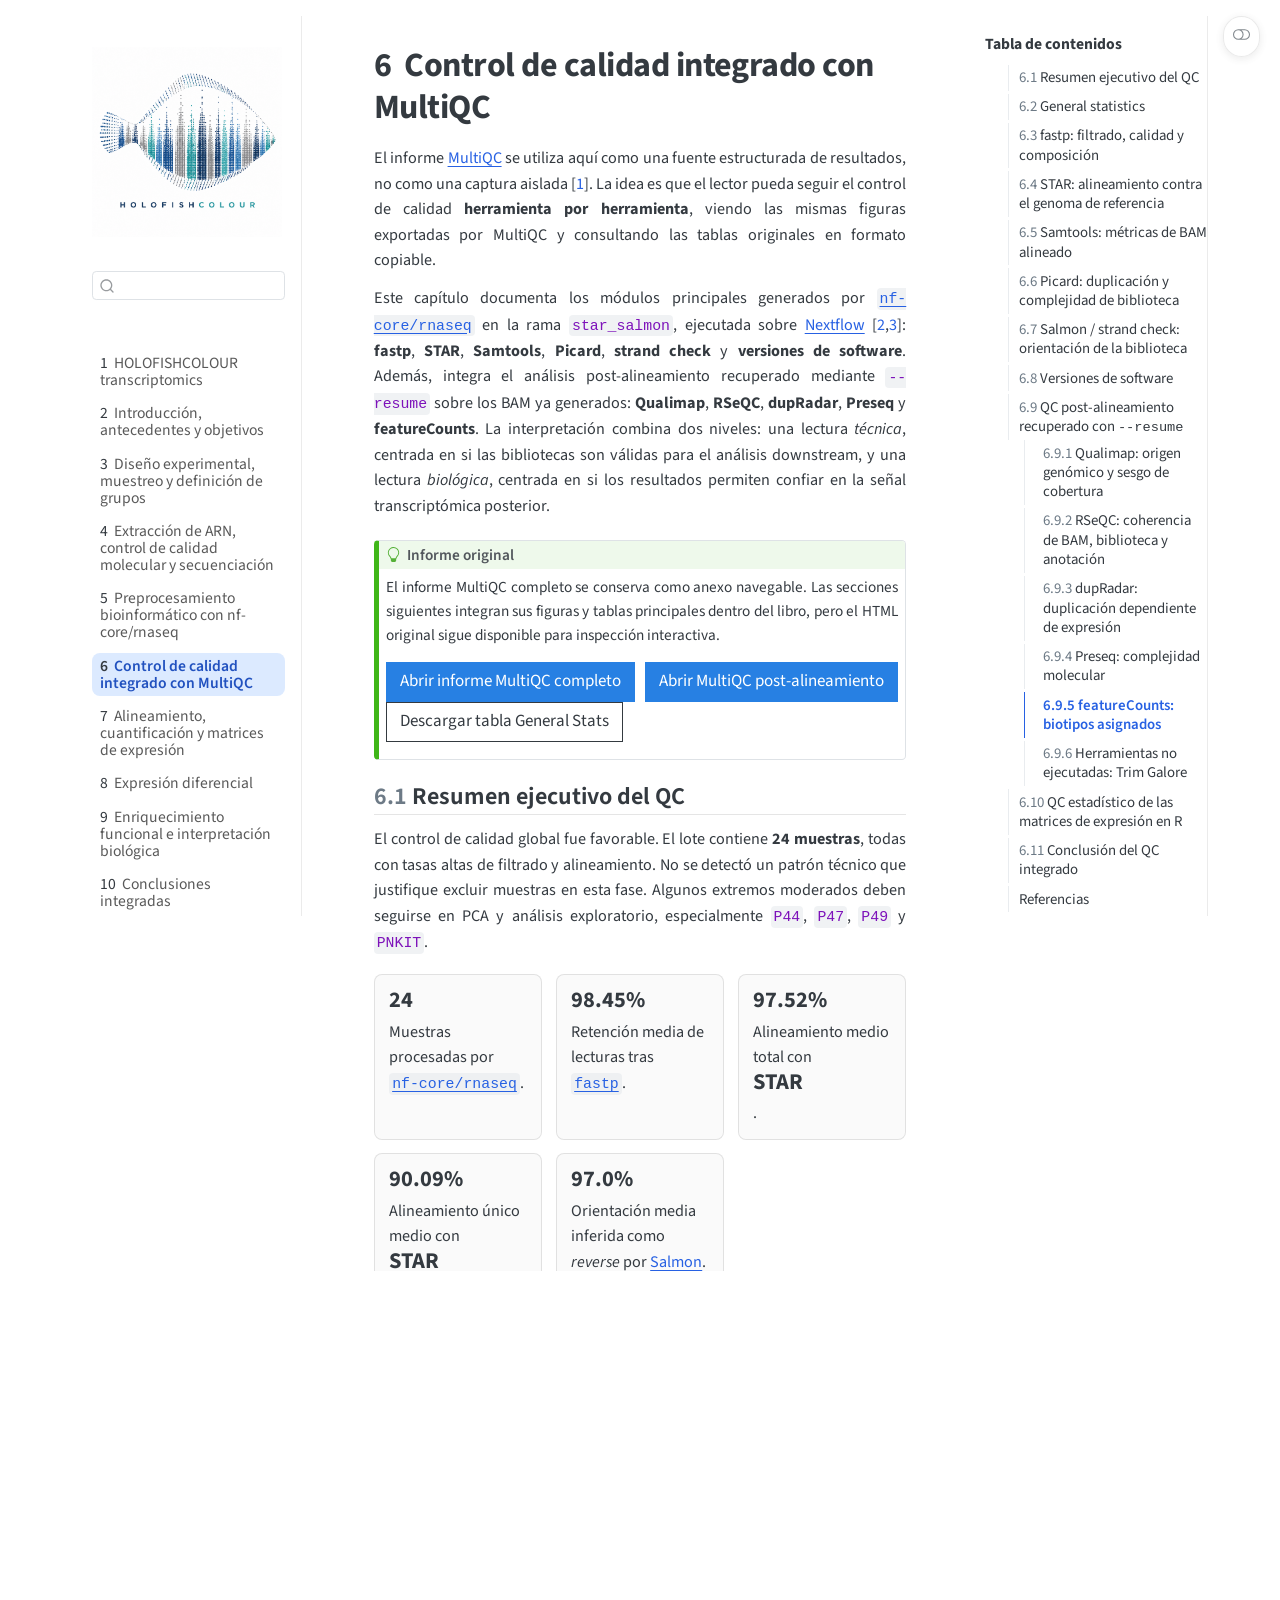
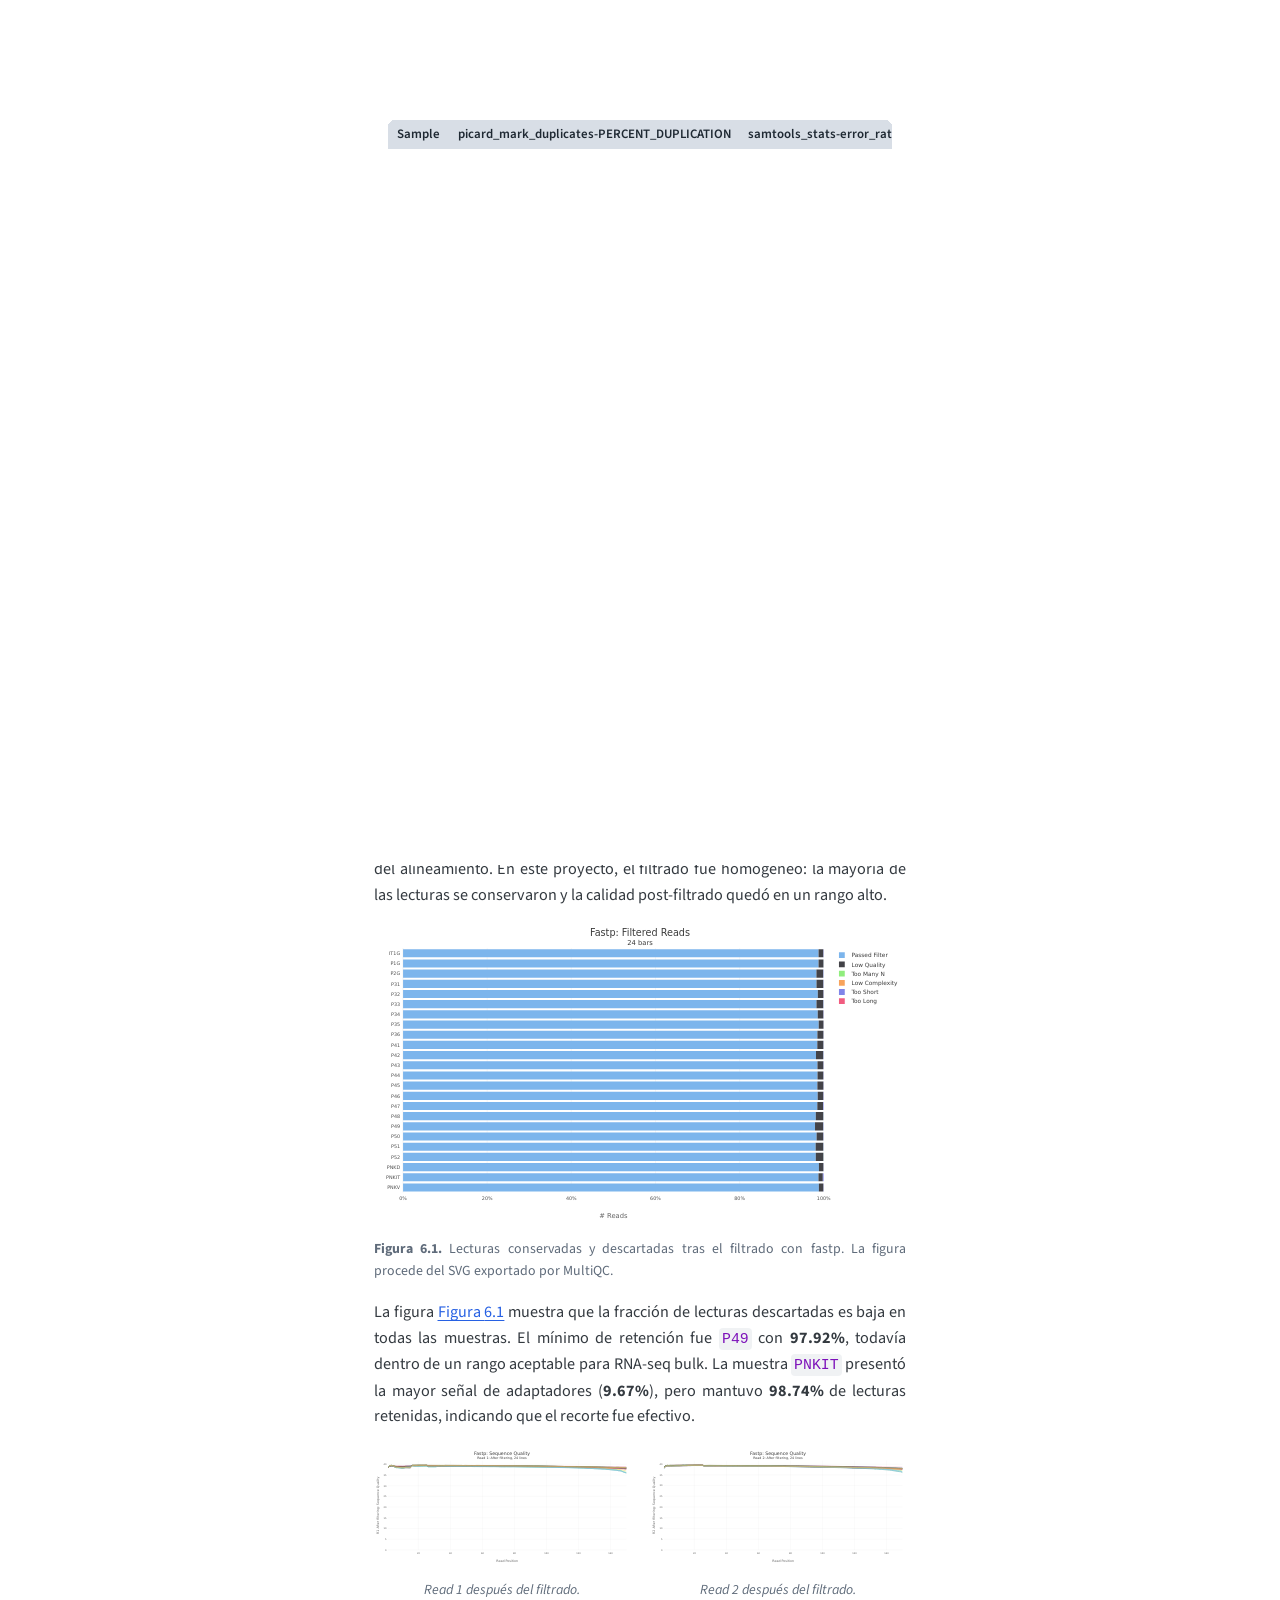
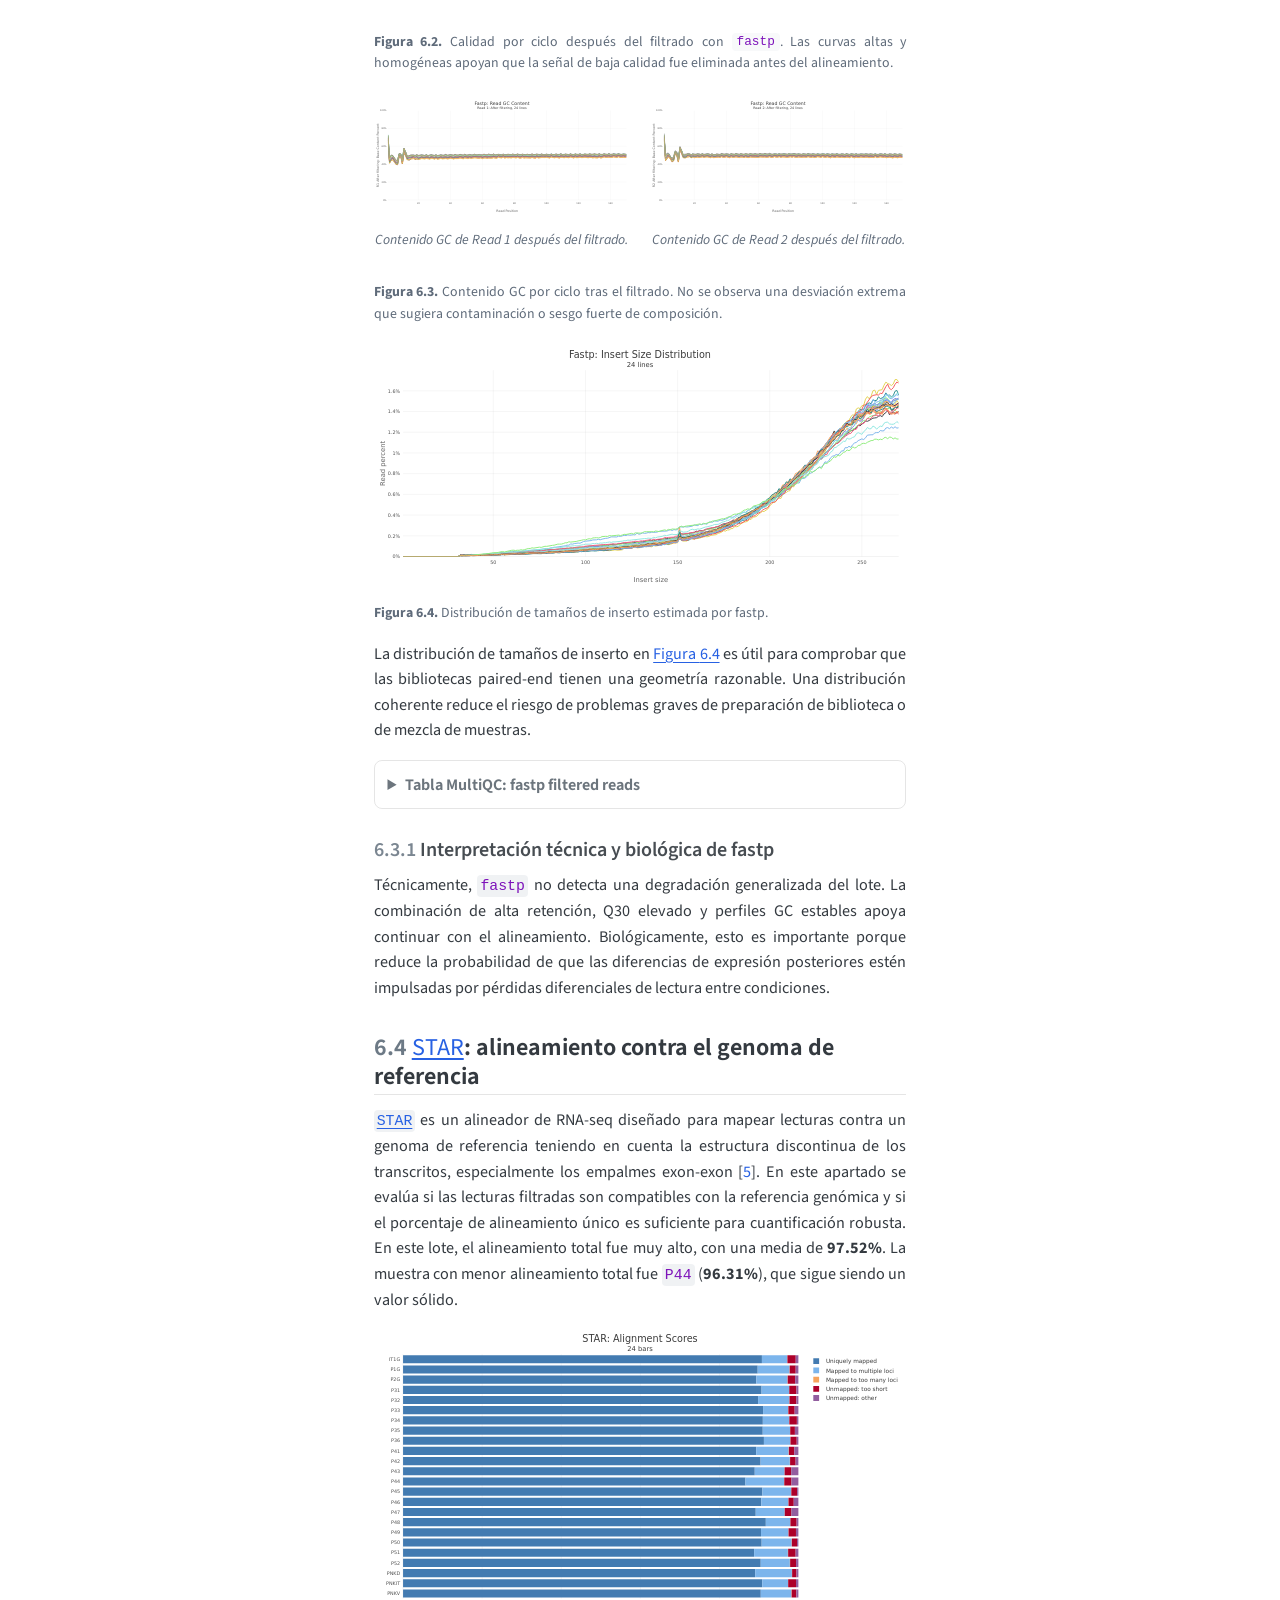
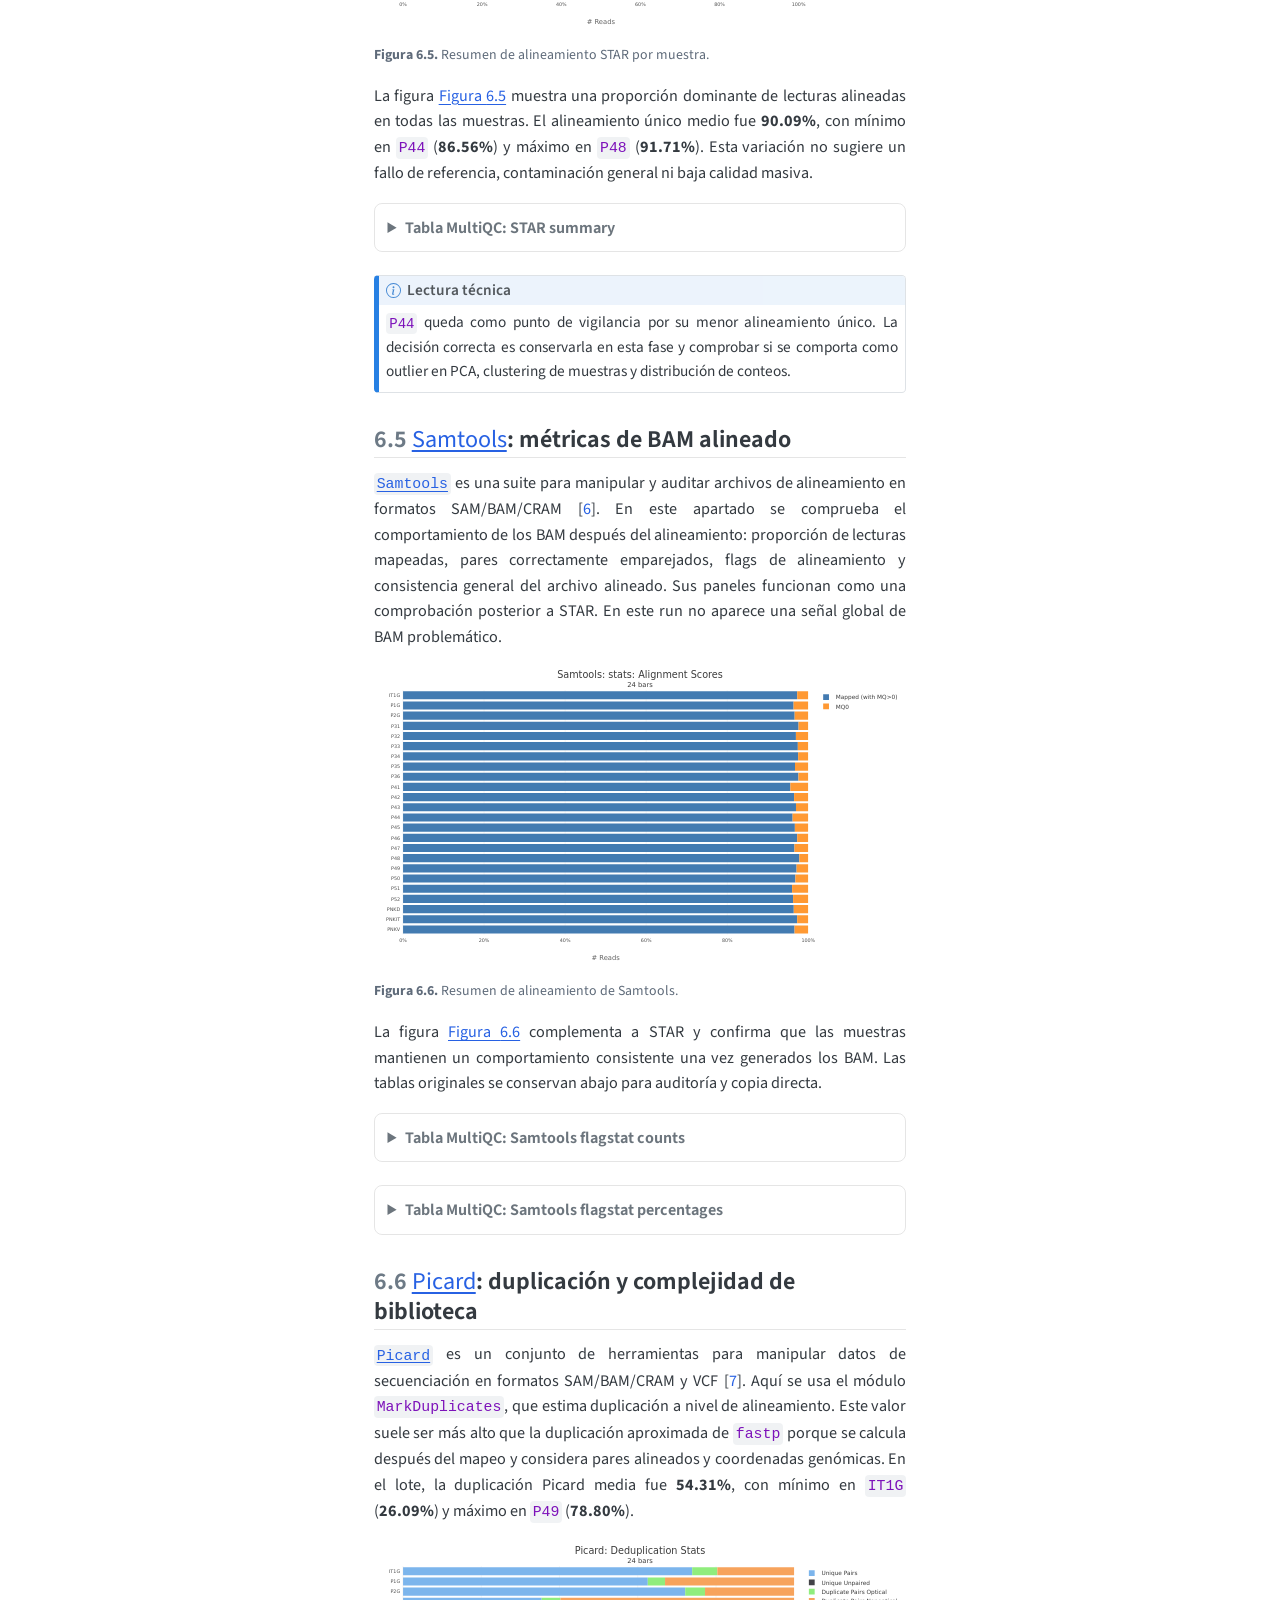
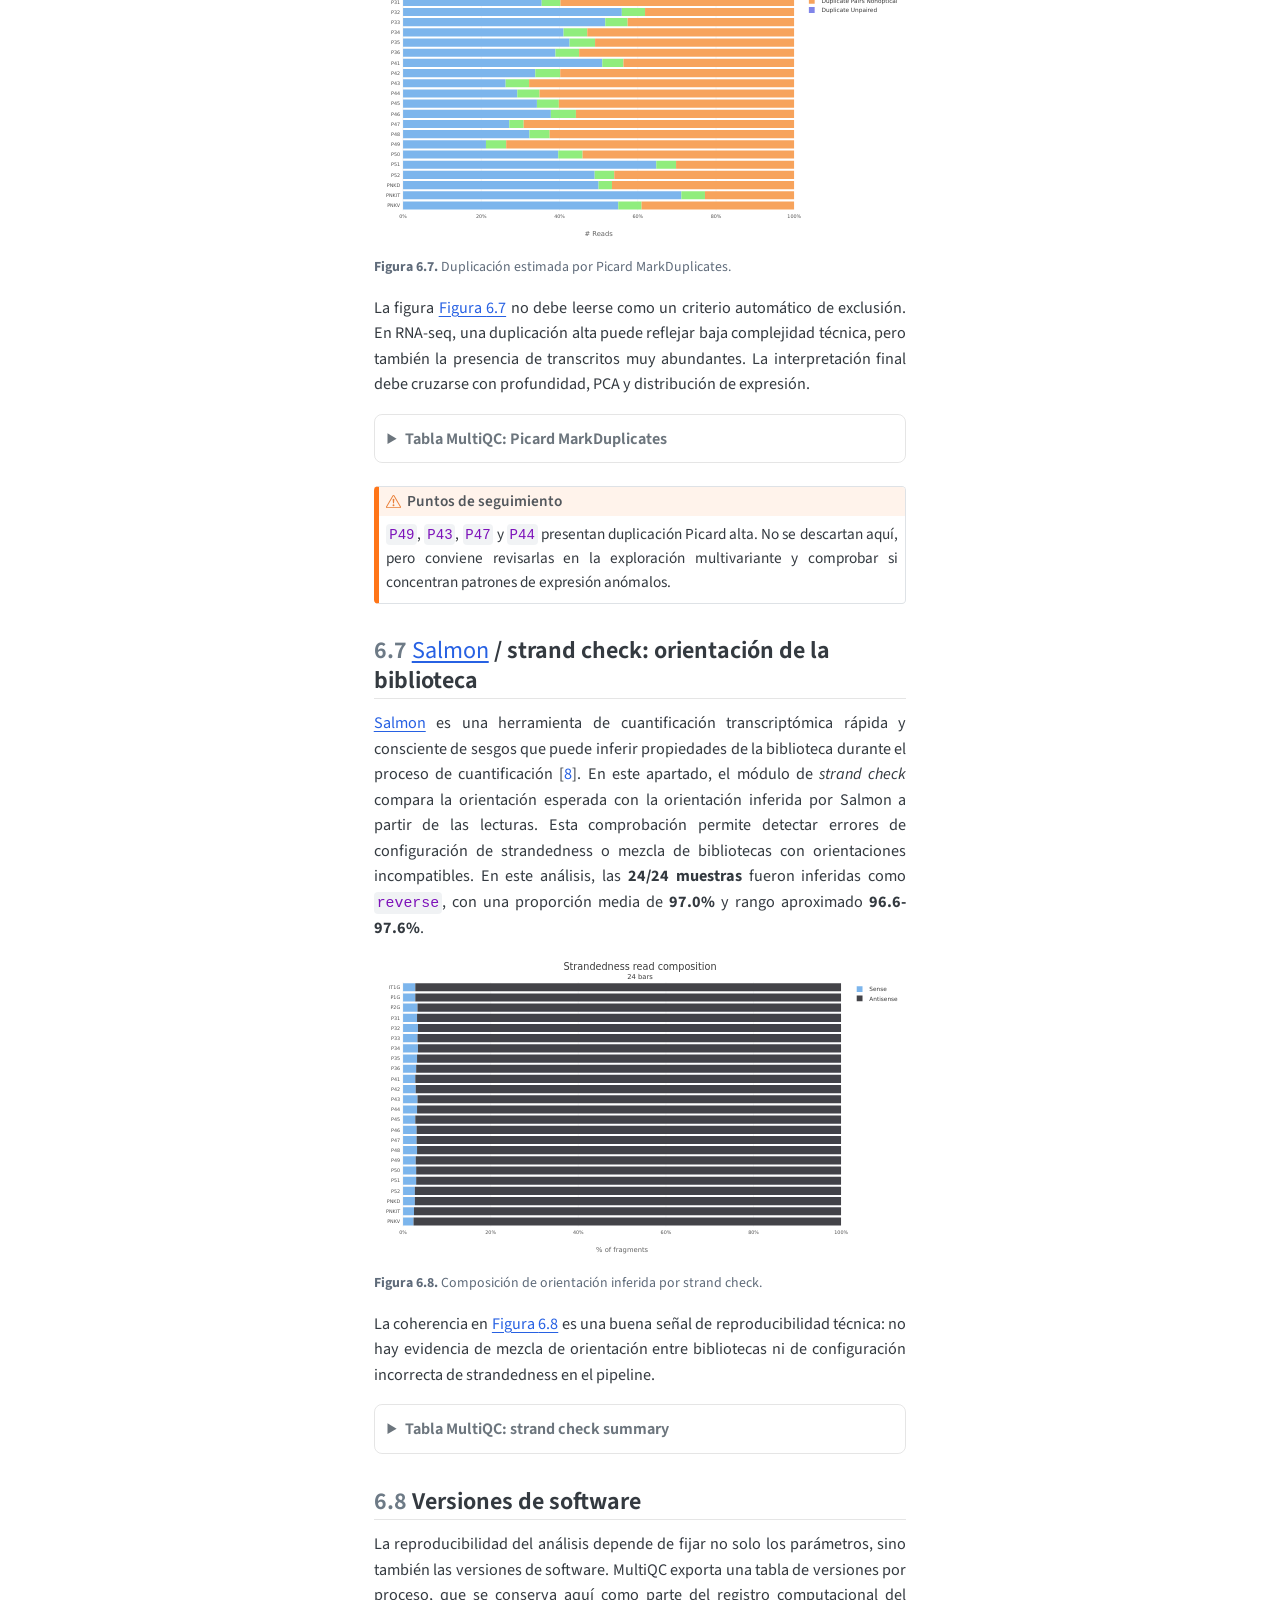
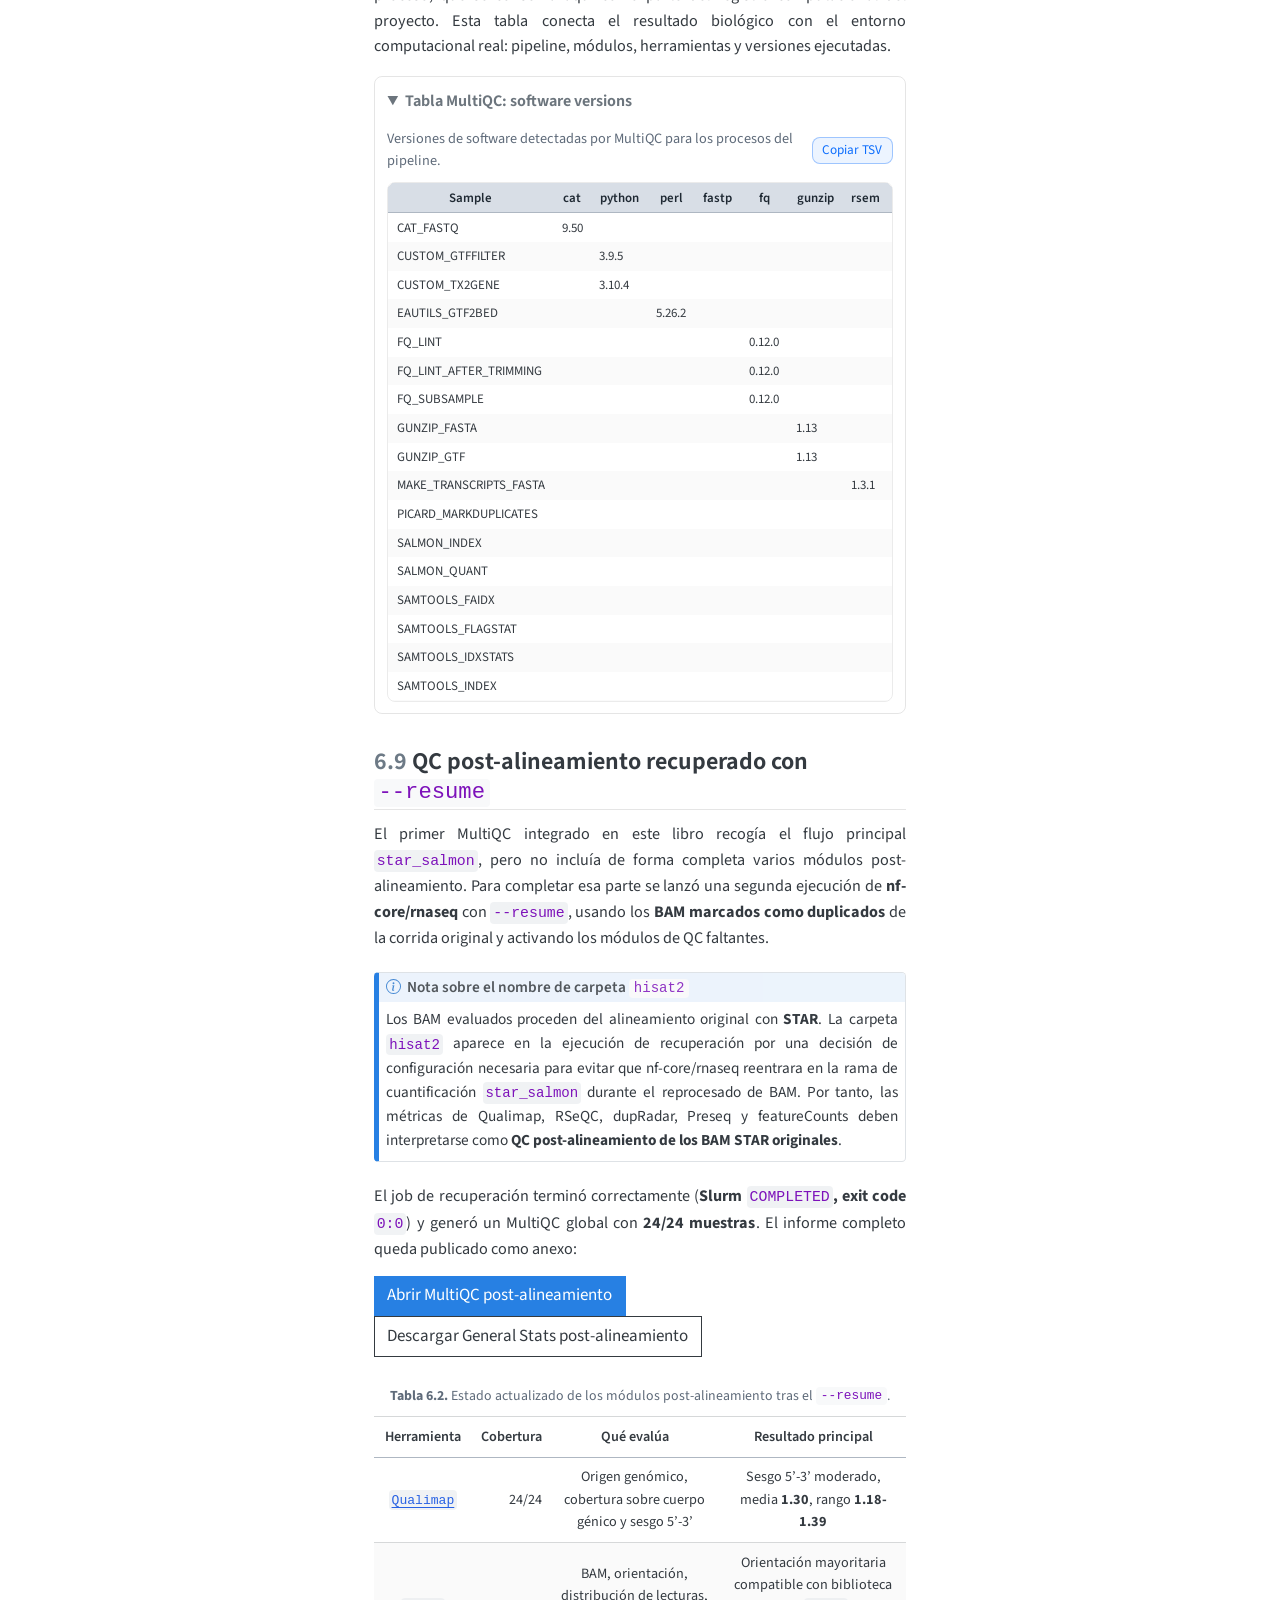
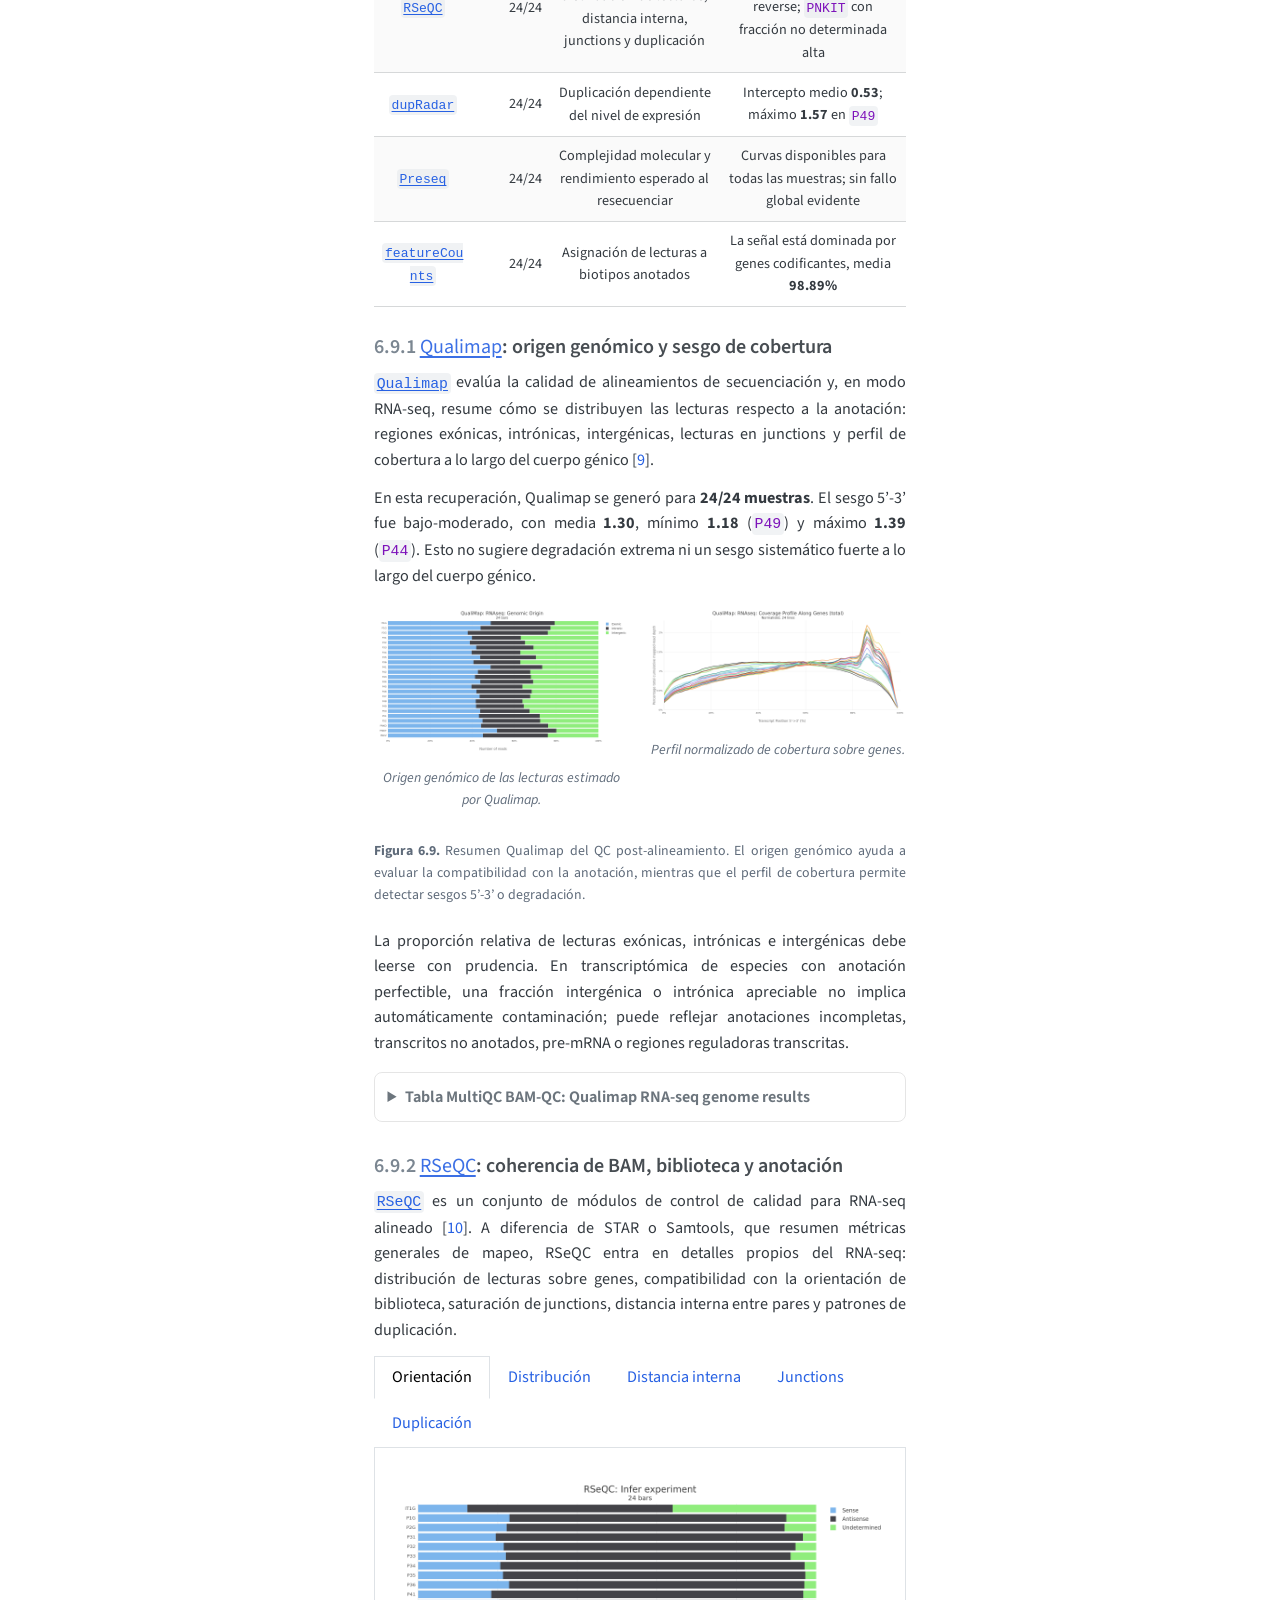
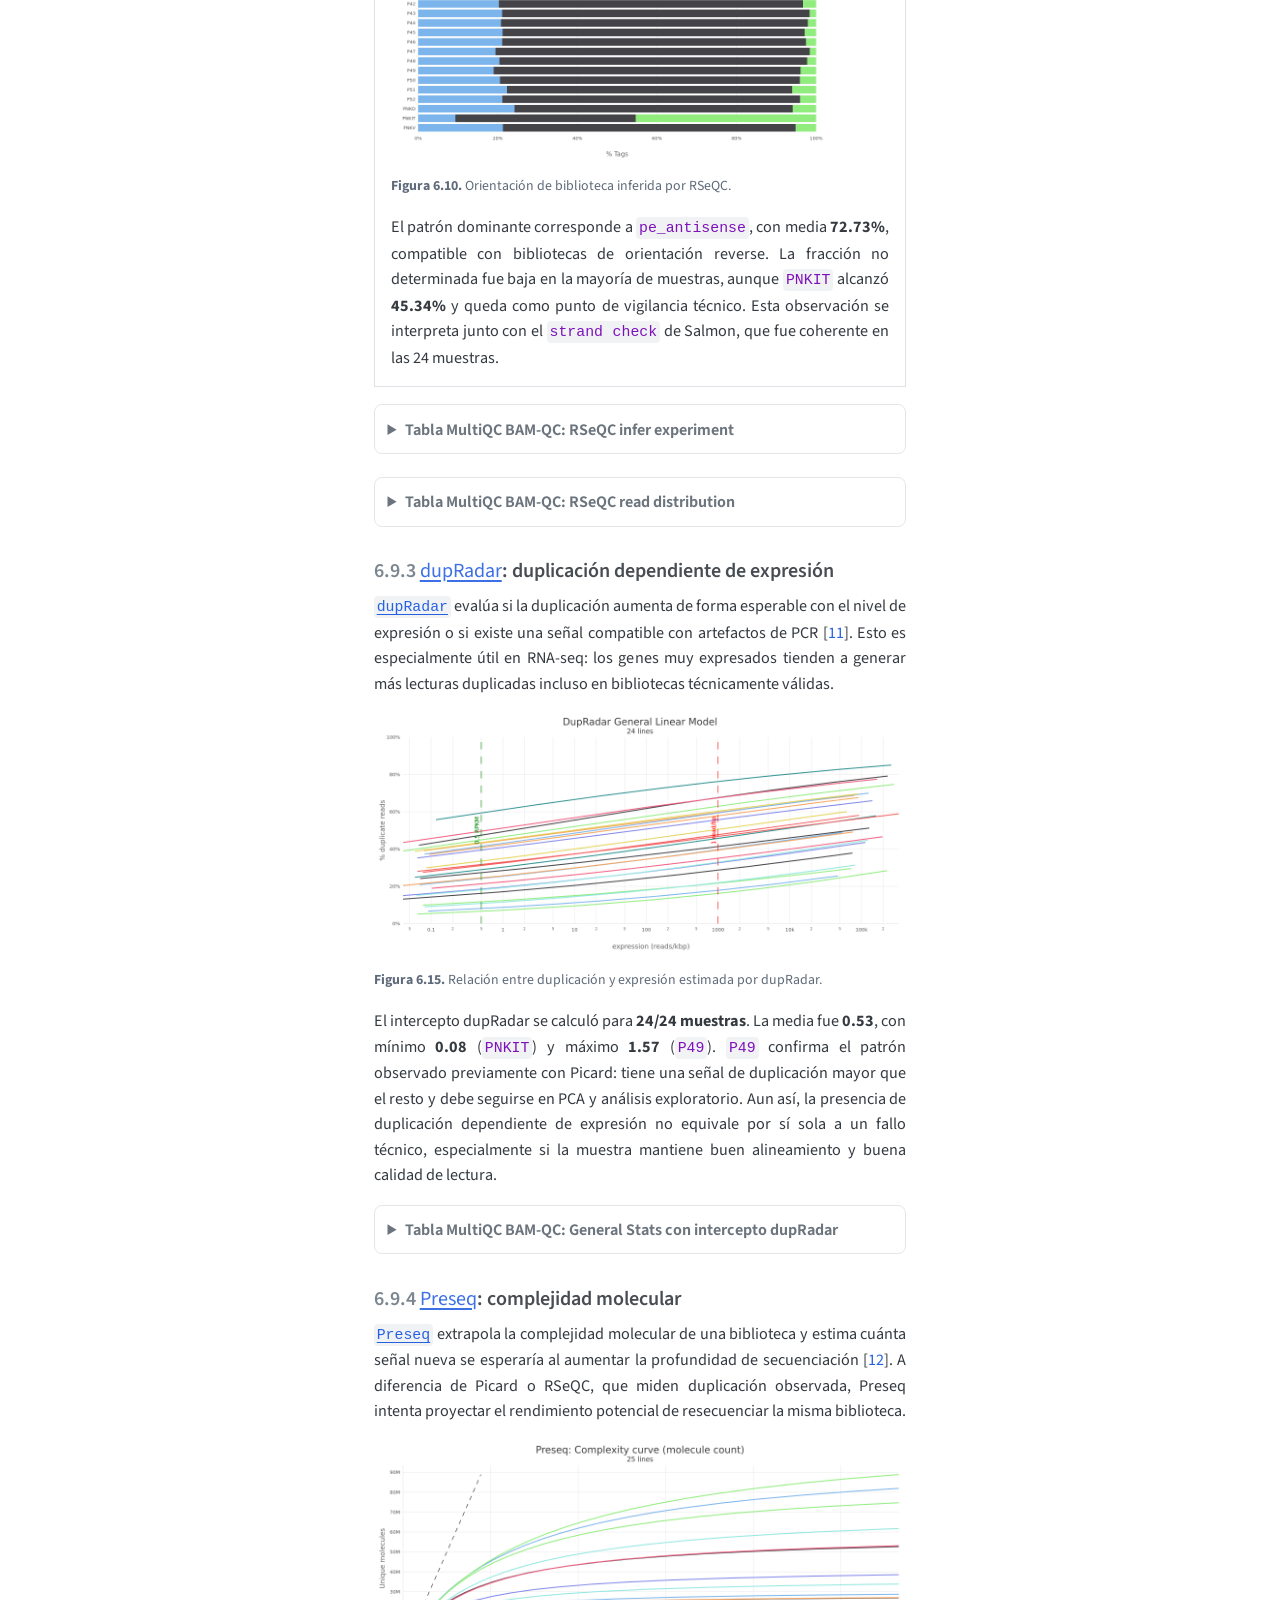
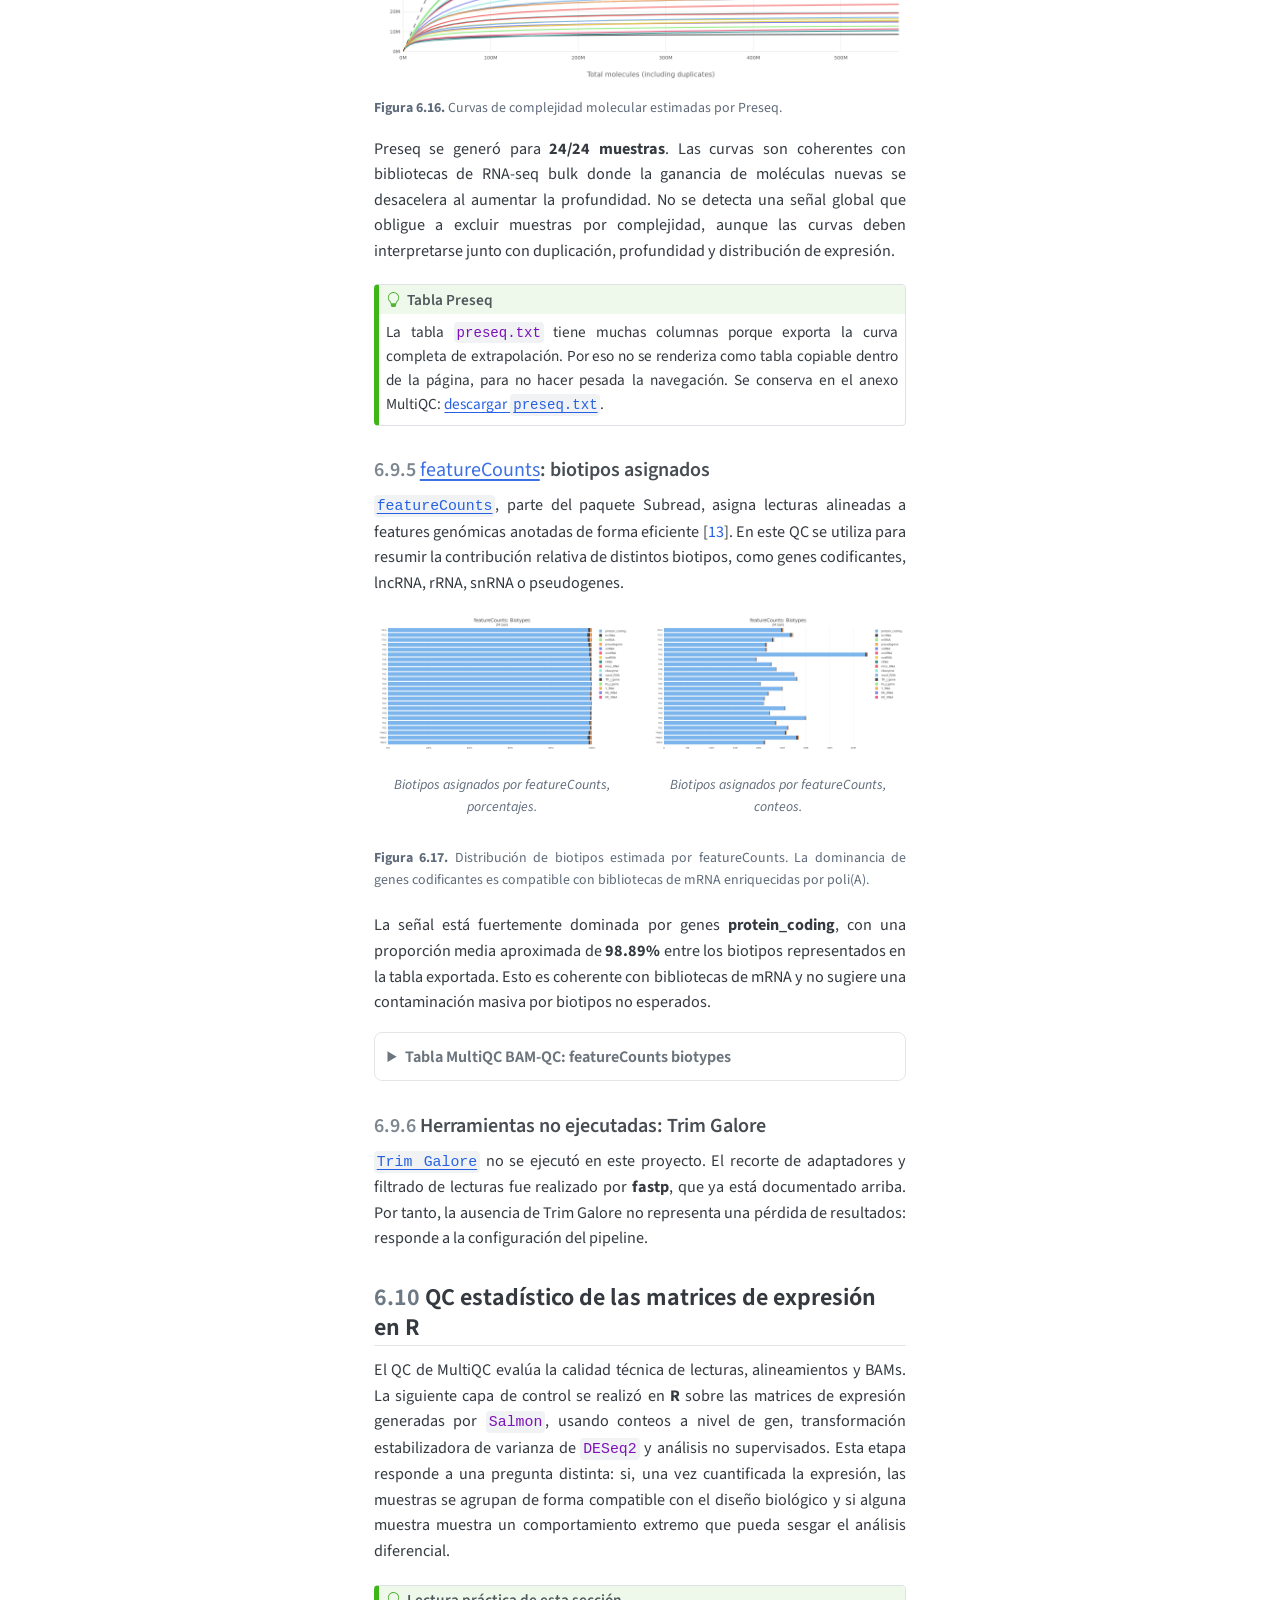
<file: docs/chapters/03_qc_multiqc.html>
<!DOCTYPE html>
<html xmlns="http://www.w3.org/1999/xhtml" lang="es" xml:lang="es"><head>

<meta charset="utf-8">
<meta name="generator" content="quarto-1.8.27">

<meta name="viewport" content="width=device-width, initial-scale=1.0, user-scalable=yes">


<title>6&nbsp; Control de calidad integrado con MultiQC – HOLOFISHCOLOUR transcriptomics</title>
<style>
code{white-space: pre-wrap;}
span.smallcaps{font-variant: small-caps;}
div.columns{display: flex; gap: min(4vw, 1.5em);}
div.column{flex: auto; overflow-x: auto;}
div.hanging-indent{margin-left: 1.5em; text-indent: -1.5em;}
ul.task-list{list-style: none;}
ul.task-list li input[type="checkbox"] {
  width: 0.8em;
  margin: 0 0.8em 0.2em -1em; /* quarto-specific, see https://github.com/quarto-dev/quarto-cli/issues/4556 */ 
  vertical-align: middle;
}
/* CSS for citations */
div.csl-bib-body { }
div.csl-entry {
  clear: both;
  margin-bottom: 0em;
}
.hanging-indent div.csl-entry {
  margin-left:2em;
  text-indent:-2em;
}
div.csl-left-margin {
  min-width:2em;
  float:left;
}
div.csl-right-inline {
  margin-left:2em;
  padding-left:1em;
}
div.csl-indent {
  margin-left: 2em;
}</style>


<script src="../site_libs/quarto-nav/quarto-nav.js"></script>
<script src="../site_libs/quarto-nav/headroom.min.js"></script>
<script src="../site_libs/clipboard/clipboard.min.js"></script>
<script src="../site_libs/quarto-search/autocomplete.umd.js"></script>
<script src="../site_libs/quarto-search/fuse.min.js"></script>
<script src="../site_libs/quarto-search/quarto-search.js"></script>
<meta name="quarto:offset" content="../">
<link href="../chapters/04_alignment_quant.html" rel="next">
<link href="../chapters/02_methods_nfcore.html" rel="prev">
<script src="../site_libs/quarto-html/quarto.js" type="module"></script>
<script src="../site_libs/quarto-html/tabsets/tabsets.js" type="module"></script>
<script src="../site_libs/quarto-html/axe/axe-check.js" type="module"></script>
<script src="../site_libs/quarto-html/popper.min.js"></script>
<script src="../site_libs/quarto-html/tippy.umd.min.js"></script>
<script src="../site_libs/quarto-html/anchor.min.js"></script>
<link href="../site_libs/quarto-html/tippy.css" rel="stylesheet">
<link href="../site_libs/quarto-html/quarto-syntax-highlighting-ed96de9b727972fe78a7b5d16c58bf87.css" rel="stylesheet" class="quarto-color-scheme" id="quarto-text-highlighting-styles">
<link href="../site_libs/quarto-html/quarto-syntax-highlighting-dark-4d9afe2b8d18ee9fa5d0d57b5ed4214d.css" rel="stylesheet" class="quarto-color-scheme quarto-color-alternate" id="quarto-text-highlighting-styles">
<link href="../site_libs/quarto-html/quarto-syntax-highlighting-ed96de9b727972fe78a7b5d16c58bf87.css" rel="stylesheet" class="quarto-color-scheme-extra" id="quarto-text-highlighting-styles">
<script src="../site_libs/bootstrap/bootstrap.min.js"></script>
<link href="../site_libs/bootstrap/bootstrap-icons.css" rel="stylesheet">
<link href="../site_libs/bootstrap/bootstrap-0dd2bd5de344125cf763a379ddc3eb04.min.css" rel="stylesheet" append-hash="true" class="quarto-color-scheme" id="quarto-bootstrap" data-mode="light">
<link href="../site_libs/bootstrap/bootstrap-dark-7e34ecb6a0e7991f0346b0751d4a7c3f.min.css" rel="stylesheet" append-hash="true" class="quarto-color-scheme quarto-color-alternate" id="quarto-bootstrap" data-mode="dark">
<link href="../site_libs/bootstrap/bootstrap-0dd2bd5de344125cf763a379ddc3eb04.min.css" rel="stylesheet" append-hash="true" class="quarto-color-scheme-extra" id="quarto-bootstrap" data-mode="light">
<script src="../site_libs/quarto-contrib/glightbox/glightbox.min.js"></script>
<link href="../site_libs/quarto-contrib/glightbox/glightbox.min.css" rel="stylesheet">
<link href="../site_libs/quarto-contrib/glightbox/lightbox.css" rel="stylesheet">
<script id="quarto-search-options" type="application/json">{
  "location": "sidebar",
  "copy-button": false,
  "collapse-after": 3,
  "panel-placement": "start",
  "type": "textbox",
  "limit": 50,
  "keyboard-shortcut": [
    "f",
    "/",
    "s"
  ],
  "show-item-context": false,
  "language": {
    "search-no-results-text": "No se han encontrado resultados",
    "search-matching-documents-text": "documentos encontrados",
    "search-copy-link-title": "Copiar el enlace en la búsqueda",
    "search-hide-matches-text": "Ocultar resultados adicionales",
    "search-more-match-text": "resultado adicional en este documento",
    "search-more-matches-text": "resultados adicionales en este documento",
    "search-clear-button-title": "Borrar",
    "search-text-placeholder": "",
    "search-detached-cancel-button-title": "Cancelar",
    "search-submit-button-title": "Enviar",
    "search-label": "Buscar"
  }
}</script>
<style>html{ scroll-behavior: smooth; }</style>


<link rel="stylesheet" href="../styles.css">
</head>

<body class="nav-sidebar floating quarto-light"><script id="quarto-html-before-body" type="application/javascript">
    const toggleBodyColorMode = (bsSheetEl) => {
      const mode = bsSheetEl.getAttribute("data-mode");
      const bodyEl = window.document.querySelector("body");
      if (mode === "dark") {
        bodyEl.classList.add("quarto-dark");
        bodyEl.classList.remove("quarto-light");
      } else {
        bodyEl.classList.add("quarto-light");
        bodyEl.classList.remove("quarto-dark");
      }
    }
    const toggleBodyColorPrimary = () => {
      const bsSheetEl = window.document.querySelector("link#quarto-bootstrap:not([rel=disabled-stylesheet])");
      if (bsSheetEl) {
        toggleBodyColorMode(bsSheetEl);
      }
    }
    const setColorSchemeToggle = (alternate) => {
      const toggles = window.document.querySelectorAll('.quarto-color-scheme-toggle');
      for (let i=0; i < toggles.length; i++) {
        const toggle = toggles[i];
        if (toggle) {
          if (alternate) {
            toggle.classList.add("alternate");
          } else {
            toggle.classList.remove("alternate");
          }
        }
      }
    };
    const toggleColorMode = (alternate) => {
      // Switch the stylesheets
      const primaryStylesheets = window.document.querySelectorAll('link.quarto-color-scheme:not(.quarto-color-alternate)');
      const alternateStylesheets = window.document.querySelectorAll('link.quarto-color-scheme.quarto-color-alternate');
      manageTransitions('#quarto-margin-sidebar .nav-link', false);
      if (alternate) {
        // note: dark is layered on light, we don't disable primary!
        enableStylesheet(alternateStylesheets);
        for (const sheetNode of alternateStylesheets) {
          if (sheetNode.id === "quarto-bootstrap") {
            toggleBodyColorMode(sheetNode);
          }
        }
      } else {
        disableStylesheet(alternateStylesheets);
        enableStylesheet(primaryStylesheets)
        toggleBodyColorPrimary();
      }
      manageTransitions('#quarto-margin-sidebar .nav-link', true);
      // Switch the toggles
      setColorSchemeToggle(alternate)
      // Hack to workaround the fact that safari doesn't
      // properly recolor the scrollbar when toggling (#1455)
      if (navigator.userAgent.indexOf('Safari') > 0 && navigator.userAgent.indexOf('Chrome') == -1) {
        manageTransitions("body", false);
        window.scrollTo(0, 1);
        setTimeout(() => {
          window.scrollTo(0, 0);
          manageTransitions("body", true);
        }, 40);
      }
    }
    const disableStylesheet = (stylesheets) => {
      for (let i=0; i < stylesheets.length; i++) {
        const stylesheet = stylesheets[i];
        stylesheet.rel = 'disabled-stylesheet';
      }
    }
    const enableStylesheet = (stylesheets) => {
      for (let i=0; i < stylesheets.length; i++) {
        const stylesheet = stylesheets[i];
        if(stylesheet.rel !== 'stylesheet') { // for Chrome, which will still FOUC without this check
          stylesheet.rel = 'stylesheet';
        }
      }
    }
    const manageTransitions = (selector, allowTransitions) => {
      const els = window.document.querySelectorAll(selector);
      for (let i=0; i < els.length; i++) {
        const el = els[i];
        if (allowTransitions) {
          el.classList.remove('notransition');
        } else {
          el.classList.add('notransition');
        }
      }
    }
    const isFileUrl = () => {
      return window.location.protocol === 'file:';
    }
    const hasAlternateSentinel = () => {
      let styleSentinel = getColorSchemeSentinel();
      if (styleSentinel !== null) {
        return styleSentinel === "alternate";
      } else {
        return false;
      }
    }
    const setStyleSentinel = (alternate) => {
      const value = alternate ? "alternate" : "default";
      if (!isFileUrl()) {
        window.localStorage.setItem("quarto-color-scheme", value);
      } else {
        localAlternateSentinel = value;
      }
    }
    const getColorSchemeSentinel = () => {
      if (!isFileUrl()) {
        const storageValue = window.localStorage.getItem("quarto-color-scheme");
        return storageValue != null ? storageValue : localAlternateSentinel;
      } else {
        return localAlternateSentinel;
      }
    }
    const toggleGiscusIfUsed = (isAlternate, darkModeDefault) => {
      const baseTheme = document.querySelector('#giscus-base-theme')?.value ?? 'light';
      const alternateTheme = document.querySelector('#giscus-alt-theme')?.value ?? 'dark';
      let newTheme = '';
      if(authorPrefersDark) {
        newTheme = isAlternate ? baseTheme : alternateTheme;
      } else {
        newTheme = isAlternate ? alternateTheme : baseTheme;
      }
      const changeGiscusTheme = () => {
        // From: https://github.com/giscus/giscus/issues/336
        const sendMessage = (message) => {
          const iframe = document.querySelector('iframe.giscus-frame');
          if (!iframe) return;
          iframe.contentWindow.postMessage({ giscus: message }, 'https://giscus.app');
        }
        sendMessage({
          setConfig: {
            theme: newTheme
          }
        });
      }
      const isGiscussLoaded = window.document.querySelector('iframe.giscus-frame') !== null;
      if (isGiscussLoaded) {
        changeGiscusTheme();
      }
    };
    const authorPrefersDark = false;
    const darkModeDefault = authorPrefersDark;
      document.querySelector('link#quarto-text-highlighting-styles.quarto-color-scheme-extra').rel = 'disabled-stylesheet';
      document.querySelector('link#quarto-bootstrap.quarto-color-scheme-extra').rel = 'disabled-stylesheet';
    let localAlternateSentinel = darkModeDefault ? 'alternate' : 'default';
    // Dark / light mode switch
    window.quartoToggleColorScheme = () => {
      // Read the current dark / light value
      let toAlternate = !hasAlternateSentinel();
      toggleColorMode(toAlternate);
      setStyleSentinel(toAlternate);
      toggleGiscusIfUsed(toAlternate, darkModeDefault);
      window.dispatchEvent(new Event('resize'));
    };
    // Switch to dark mode if need be
    if (hasAlternateSentinel()) {
      toggleColorMode(true);
    } else {
      toggleColorMode(false);
    }
  </script>

<div id="quarto-search-results"></div>
  <header id="quarto-header" class="headroom fixed-top">
  <nav class="quarto-secondary-nav">
    <div class="container-fluid d-flex">
      <button type="button" class="quarto-btn-toggle btn" data-bs-toggle="collapse" role="button" data-bs-target=".quarto-sidebar-collapse-item" aria-controls="quarto-sidebar" aria-expanded="false" aria-label="Alternar barra lateral" onclick="if (window.quartoToggleHeadroom) { window.quartoToggleHeadroom(); }">
        <i class="bi bi-layout-text-sidebar-reverse"></i>
      </button>
        <nav class="quarto-page-breadcrumbs" aria-label="breadcrumb"><ol class="breadcrumb"><li class="breadcrumb-item"><a href="../chapters/03_qc_multiqc.html"><span class="chapter-number">6</span>&nbsp; <span class="chapter-title">Control de calidad integrado con MultiQC</span></a></li></ol></nav>
        <a class="flex-grow-1" role="navigation" data-bs-toggle="collapse" data-bs-target=".quarto-sidebar-collapse-item" aria-controls="quarto-sidebar" aria-expanded="false" aria-label="Alternar barra lateral" onclick="if (window.quartoToggleHeadroom) { window.quartoToggleHeadroom(); }">      
        </a>
      <button type="button" class="btn quarto-search-button" aria-label="Buscar" onclick="window.quartoOpenSearch();">
        <i class="bi bi-search"></i>
      </button>
    </div>
  </nav>
</header>
<!-- content -->
<div id="quarto-content" class="quarto-container page-columns page-rows-contents page-layout-article">
<!-- sidebar -->
  <nav id="quarto-sidebar" class="sidebar collapse collapse-horizontal quarto-sidebar-collapse-item sidebar-navigation floating overflow-auto">
    <div class="pt-lg-2 mt-2 text-left sidebar-header sidebar-header-stacked">
      <a href="index.html" class="sidebar-logo-link">
      <img src="../images/holofishcolour_manhattan_logo_2026.png" alt="HOLOFISHCOLOUR" class="sidebar-logo light-content py-0 d-lg-inline d-none">
      <img src="../images/holofishcolour_manhattan_logo_2026.png" alt="HOLOFISHCOLOUR" class="sidebar-logo dark-content py-0 d-lg-inline d-none">
      </a>
    <div class="sidebar-title mb-0 py-0">
      <a href="../">HOLOFISHCOLOUR transcriptomics</a> 
        <div class="sidebar-tools-main">
  <a href="" class="quarto-color-scheme-toggle quarto-navigation-tool  px-1" onclick="window.quartoToggleColorScheme(); return false;" title="Alternar modo oscuro"><i class="bi"></i></a>
</div>
    </div>
      </div>
        <div class="mt-2 flex-shrink-0 align-items-center">
        <div class="sidebar-search">
        <div id="quarto-search" class="" title="Buscar"></div>
        </div>
        </div>
    <div class="sidebar-menu-container"> 
    <ul class="list-unstyled mt-1">
        <li class="sidebar-item">
  <div class="sidebar-item-container"> 
  <a href="../index.html" class="sidebar-item-text sidebar-link">
 <span class="menu-text"><span class="chapter-number">1</span>&nbsp; <span class="chapter-title">HOLOFISHCOLOUR transcriptomics</span></span></a>
  </div>
</li>
        <li class="sidebar-item">
  <div class="sidebar-item-container"> 
  <a href="../chapters/01_intro.html" class="sidebar-item-text sidebar-link">
 <span class="menu-text"><span class="chapter-number">2</span>&nbsp; <span class="chapter-title">Introducción, antecedentes y objetivos</span></span></a>
  </div>
</li>
        <li class="sidebar-item">
  <div class="sidebar-item-container"> 
  <a href="../chapters/02_exp_design.html" class="sidebar-item-text sidebar-link">
 <span class="menu-text"><span class="chapter-number">3</span>&nbsp; <span class="chapter-title">Diseño experimental, muestreo y definición de grupos</span></span></a>
  </div>
</li>
        <li class="sidebar-item">
  <div class="sidebar-item-container"> 
  <a href="../chapters/03_results.html" class="sidebar-item-text sidebar-link">
 <span class="menu-text"><span class="chapter-number">4</span>&nbsp; <span class="chapter-title">Extracción de ARN, control de calidad molecular y secuenciación</span></span></a>
  </div>
</li>
        <li class="sidebar-item">
  <div class="sidebar-item-container"> 
  <a href="../chapters/02_methods_nfcore.html" class="sidebar-item-text sidebar-link">
 <span class="menu-text"><span class="chapter-number">5</span>&nbsp; <span class="chapter-title">Preprocesamiento bioinformático con nf-core/rnaseq</span></span></a>
  </div>
</li>
        <li class="sidebar-item">
  <div class="sidebar-item-container"> 
  <a href="../chapters/03_qc_multiqc.html" class="sidebar-item-text sidebar-link active">
 <span class="menu-text"><span class="chapter-number">6</span>&nbsp; <span class="chapter-title">Control de calidad integrado con MultiQC</span></span></a>
  </div>
</li>
        <li class="sidebar-item">
  <div class="sidebar-item-container"> 
  <a href="../chapters/04_alignment_quant.html" class="sidebar-item-text sidebar-link">
 <span class="menu-text"><span class="chapter-number">7</span>&nbsp; <span class="chapter-title">Alineamiento, cuantificación y matrices de expresión</span></span></a>
  </div>
</li>
        <li class="sidebar-item">
  <div class="sidebar-item-container"> 
  <a href="../chapters/05_differential_expression.html" class="sidebar-item-text sidebar-link">
 <span class="menu-text"><span class="chapter-number">8</span>&nbsp; <span class="chapter-title">Expresión diferencial</span></span></a>
  </div>
</li>
        <li class="sidebar-item">
  <div class="sidebar-item-container"> 
  <a href="../chapters/06_functional_interpretation.html" class="sidebar-item-text sidebar-link">
 <span class="menu-text"><span class="chapter-number">9</span>&nbsp; <span class="chapter-title">Enriquecimiento funcional e interpretación biológica</span></span></a>
  </div>
</li>
        <li class="sidebar-item">
  <div class="sidebar-item-container"> 
  <a href="../chapters/07_conclusions.html" class="sidebar-item-text sidebar-link">
 <span class="menu-text"><span class="chapter-number">10</span>&nbsp; <span class="chapter-title">Conclusiones integradas</span></span></a>
  </div>
</li>
        <li class="sidebar-item sidebar-item-section">
      <div class="sidebar-item-container"> 
            <a class="sidebar-item-text sidebar-link text-start" data-bs-toggle="collapse" data-bs-target="#quarto-sidebar-section-1" role="navigation" aria-expanded="true">
 <span class="menu-text">Apéndices</span></a>
          <a class="sidebar-item-toggle text-start" data-bs-toggle="collapse" data-bs-target="#quarto-sidebar-section-1" role="navigation" aria-expanded="true" aria-label="Alternar sección">
            <i class="bi bi-chevron-right ms-2"></i>
          </a> 
      </div>
      <ul id="quarto-sidebar-section-1" class="collapse list-unstyled sidebar-section depth1 show">  
          <li class="sidebar-item">
  <div class="sidebar-item-container"> 
  <a href="../appendices/rna_extraction_protocol.html" class="sidebar-item-text sidebar-link">
 <span class="menu-text"><span class="chapter-number">A</span>&nbsp; <span class="chapter-title">Protocolo de extracción de ARN con TRIzol y columnas Phase Lock Gel Heavy</span></span></a>
  </div>
</li>
          <li class="sidebar-item">
  <div class="sidebar-item-container"> 
  <a href="../appendices/reproducibility.html" class="sidebar-item-text sidebar-link">
 <span class="menu-text"><span class="chapter-number">B</span>&nbsp; <span class="chapter-title">Reproducibilidad y decisiones analíticas</span></span></a>
  </div>
</li>
      </ul>
  </li>
    </ul>
    </div>
</nav>
<div id="quarto-sidebar-glass" class="quarto-sidebar-collapse-item" data-bs-toggle="collapse" data-bs-target=".quarto-sidebar-collapse-item"></div>
<!-- margin-sidebar -->
    <div id="quarto-margin-sidebar" class="sidebar margin-sidebar">
        <nav id="TOC" role="doc-toc" class="toc-active">
    <h2 id="toc-title">Tabla de contenidos</h2>
   
  <ul>
  <li><a href="#resumen-ejecutivo-del-qc" id="toc-resumen-ejecutivo-del-qc" class="nav-link active" data-scroll-target="#resumen-ejecutivo-del-qc"><span class="header-section-number">6.1</span> Resumen ejecutivo del QC</a></li>
  <li><a href="#general-statistics" id="toc-general-statistics" class="nav-link" data-scroll-target="#general-statistics"><span class="header-section-number">6.2</span> General statistics</a></li>
  <li><a href="#fastp-filtrado-calidad-y-composición" id="toc-fastp-filtrado-calidad-y-composición" class="nav-link" data-scroll-target="#fastp-filtrado-calidad-y-composición"><span class="header-section-number">6.3</span> fastp: filtrado, calidad y composición</a>
  <ul class="collapse">
  <li><a href="#interpretación-técnica-y-biológica-de-fastp" id="toc-interpretación-técnica-y-biológica-de-fastp" class="nav-link" data-scroll-target="#interpretación-técnica-y-biológica-de-fastp"><span class="header-section-number">6.3.1</span> Interpretación técnica y biológica de fastp</a></li>
  </ul></li>
  <li><a href="#star-alineamiento-contra-el-genoma-de-referencia" id="toc-star-alineamiento-contra-el-genoma-de-referencia" class="nav-link" data-scroll-target="#star-alineamiento-contra-el-genoma-de-referencia"><span class="header-section-number">6.4</span> STAR: alineamiento contra el genoma de referencia</a></li>
  <li><a href="#samtools-métricas-de-bam-alineado" id="toc-samtools-métricas-de-bam-alineado" class="nav-link" data-scroll-target="#samtools-métricas-de-bam-alineado"><span class="header-section-number">6.5</span> Samtools: métricas de BAM alineado</a></li>
  <li><a href="#picard-duplicación-y-complejidad-de-biblioteca" id="toc-picard-duplicación-y-complejidad-de-biblioteca" class="nav-link" data-scroll-target="#picard-duplicación-y-complejidad-de-biblioteca"><span class="header-section-number">6.6</span> Picard: duplicación y complejidad de biblioteca</a></li>
  <li><a href="#salmon-strand-check-orientación-de-la-biblioteca" id="toc-salmon-strand-check-orientación-de-la-biblioteca" class="nav-link" data-scroll-target="#salmon-strand-check-orientación-de-la-biblioteca"><span class="header-section-number">6.7</span> Salmon / strand check: orientación de la biblioteca</a></li>
  <li><a href="#versiones-de-software" id="toc-versiones-de-software" class="nav-link" data-scroll-target="#versiones-de-software"><span class="header-section-number">6.8</span> Versiones de software</a></li>
  <li><a href="#qc-post-alineamiento-recuperado-con---resume" id="toc-qc-post-alineamiento-recuperado-con---resume" class="nav-link" data-scroll-target="#qc-post-alineamiento-recuperado-con---resume"><span class="header-section-number">6.9</span> QC post-alineamiento recuperado con <code>--resume</code></a>
  <ul class="collapse">
  <li><a href="#qualimap-origen-genómico-y-sesgo-de-cobertura" id="toc-qualimap-origen-genómico-y-sesgo-de-cobertura" class="nav-link" data-scroll-target="#qualimap-origen-genómico-y-sesgo-de-cobertura"><span class="header-section-number">6.9.1</span> Qualimap: origen genómico y sesgo de cobertura</a></li>
  <li><a href="#rseqc-coherencia-de-bam-biblioteca-y-anotación" id="toc-rseqc-coherencia-de-bam-biblioteca-y-anotación" class="nav-link" data-scroll-target="#rseqc-coherencia-de-bam-biblioteca-y-anotación"><span class="header-section-number">6.9.2</span> RSeQC: coherencia de BAM, biblioteca y anotación</a></li>
  <li><a href="#dupradar-duplicación-dependiente-de-expresión" id="toc-dupradar-duplicación-dependiente-de-expresión" class="nav-link" data-scroll-target="#dupradar-duplicación-dependiente-de-expresión"><span class="header-section-number">6.9.3</span> dupRadar: duplicación dependiente de expresión</a></li>
  <li><a href="#preseq-complejidad-molecular" id="toc-preseq-complejidad-molecular" class="nav-link" data-scroll-target="#preseq-complejidad-molecular"><span class="header-section-number">6.9.4</span> Preseq: complejidad molecular</a></li>
  <li><a href="#featurecounts-biotipos-asignados" id="toc-featurecounts-biotipos-asignados" class="nav-link" data-scroll-target="#featurecounts-biotipos-asignados"><span class="header-section-number">6.9.5</span> featureCounts: biotipos asignados</a></li>
  <li><a href="#herramientas-no-ejecutadas-trim-galore" id="toc-herramientas-no-ejecutadas-trim-galore" class="nav-link" data-scroll-target="#herramientas-no-ejecutadas-trim-galore"><span class="header-section-number">6.9.6</span> Herramientas no ejecutadas: Trim Galore</a></li>
  </ul></li>
  <li><a href="#qc-estadístico-de-las-matrices-de-expresión-en-r" id="toc-qc-estadístico-de-las-matrices-de-expresión-en-r" class="nav-link" data-scroll-target="#qc-estadístico-de-las-matrices-de-expresión-en-r"><span class="header-section-number">6.10</span> QC estadístico de las matrices de expresión en R</a>
  <ul class="collapse">
  <li><a href="#pca-global-del-proyecto" id="toc-pca-global-del-proyecto" class="nav-link" data-scroll-target="#pca-global-del-proyecto"><span class="header-section-number">6.10.1</span> PCA global del proyecto</a></li>
  <li><a href="#pca-del-conjunto-analítico-de-piel" id="toc-pca-del-conjunto-analítico-de-piel" class="nav-link" data-scroll-target="#pca-del-conjunto-analítico-de-piel"><span class="header-section-number">6.10.2</span> PCA del conjunto analítico de piel</a></li>
  <li><a href="#distancias-entre-muestras" id="toc-distancias-entre-muestras" class="nav-link" data-scroll-target="#distancias-entre-muestras"><span class="header-section-number">6.10.3</span> Distancias entre muestras</a></li>
  </ul></li>
  <li><a href="#conclusión-del-qc-integrado" id="toc-conclusión-del-qc-integrado" class="nav-link" data-scroll-target="#conclusión-del-qc-integrado"><span class="header-section-number">6.11</span> Conclusión del QC integrado</a></li>
  <li><a href="#referencias" id="toc-referencias" class="nav-link" data-scroll-target="#referencias">Referencias</a></li>
  </ul>
</nav>
    </div>
<!-- main -->
<main class="content" id="quarto-document-content">


<header id="title-block-header" class="quarto-title-block default">
<div class="quarto-title">
<h1 class="title"><span class="chapter-number">6</span>&nbsp; <span class="chapter-title">Control de calidad integrado con MultiQC</span></h1>
</div>



<div class="quarto-title-meta">

    
  
    
  </div>
  


</header>


<p>El informe <strong><a href="https://seqera.io/multiqc/">MultiQC</a></strong> se utiliza aquí como una fuente estructurada de resultados, no como una captura aislada <span class="citation" data-cites="Ewels2016MultiQC">[<a href="01_intro.html#ref-Ewels2016MultiQC" role="doc-biblioref">1</a>]</span>. La idea es que el lector pueda seguir el control de calidad <strong>herramienta por herramienta</strong>, viendo las mismas figuras exportadas por MultiQC y consultando las tablas originales en formato copiable.</p>
<p>Este capítulo documenta los módulos principales generados por <strong><a href="https://nf-co.re/rnaseq"><code>nf-core/rnaseq</code></a></strong> en la rama <code>star_salmon</code>, ejecutada sobre <strong><a href="https://www.nextflow.io/">Nextflow</a></strong> <span class="citation" data-cites="Ewels2020Nfcore DiTommaso2017Nextflow">[<a href="01_intro.html#ref-Ewels2020Nfcore" role="doc-biblioref">2</a>,<a href="01_intro.html#ref-DiTommaso2017Nextflow" role="doc-biblioref">3</a>]</span>: <strong>fastp</strong>, <strong>STAR</strong>, <strong>Samtools</strong>, <strong>Picard</strong>, <strong>strand check</strong> y <strong>versiones de software</strong>. Además, integra el análisis post-alineamiento recuperado mediante <code>--resume</code> sobre los BAM ya generados: <strong>Qualimap</strong>, <strong>RSeQC</strong>, <strong>dupRadar</strong>, <strong>Preseq</strong> y <strong>featureCounts</strong>. La interpretación combina dos niveles: una lectura <em>técnica</em>, centrada en si las bibliotecas son válidas para el análisis downstream, y una lectura <em>biológica</em>, centrada en si los resultados permiten confiar en la señal transcriptómica posterior.</p>
<div class="callout callout-style-default callout-tip callout-titled" title="Informe original">
<div class="callout-header d-flex align-content-center">
<div class="callout-icon-container">
<i class="callout-icon"></i>
</div>
<div class="callout-title-container flex-fill">
<span class="screen-reader-only">Tip</span>Informe original
</div>
</div>
<div class="callout-body-container callout-body">
<p>El informe MultiQC completo se conserva como anexo navegable. Las secciones siguientes integran sus figuras y tablas principales dentro del libro, pero el HTML original sigue disponible para inspección interactiva.</p>
<div class="multiqc-link-row">
<p><a class="btn btn-primary" href="../multiqc/star_salmon/multiqc_report.html" target="_blank" rel="noopener">Abrir informe MultiQC completo</a> <a class="btn btn-primary" href="../multiqc/bam_qc/multiqc_report.html" target="_blank" rel="noopener">Abrir MultiQC post-alineamiento</a> <a class="btn btn-outline-secondary" href="../multiqc/star_salmon/multiqc_report_data/multiqc_general_stats.txt" target="_blank" rel="noopener">Descargar tabla General Stats</a></p>
</div>
</div>
</div>
<section id="resumen-ejecutivo-del-qc" class="level2" data-number="6.1">
<h2 data-number="6.1" class="anchored" data-anchor-id="resumen-ejecutivo-del-qc"><span class="header-section-number">6.1</span> Resumen ejecutivo del QC</h2>
<p>El control de calidad global fue favorable. El lote contiene <strong>24 muestras</strong>, todas con tasas altas de filtrado y alineamiento. No se detectó un patrón técnico que justifique excluir muestras en esta fase. Algunos extremos moderados deben seguirse en PCA y análisis exploratorio, especialmente <code>P44</code>, <code>P47</code>, <code>P49</code> y <code>PNKIT</code>.</p>
<div class="metric-grid">
<div class="metric-card">
<p><strong>24</strong></p>
<p>Muestras procesadas por <a href="https://nf-co.re/rnaseq"><code>nf-core/rnaseq</code></a>.</p>
</div>
<div class="metric-card">
<p><strong>98.45%</strong></p>
<p>Retención media de lecturas tras <a href="https://github.com/OpenGene/fastp"><code>fastp</code></a>.</p>
</div>
<div class="metric-card">
<p><strong>97.52%</strong></p>
<p>Alineamiento medio total con <strong>STAR</strong>.</p>
</div>
<div class="metric-card">
<p><strong>90.09%</strong></p>
<p>Alineamiento único medio con <strong>STAR</strong>.</p>
</div>
<div class="metric-card">
<p><strong>97.0%</strong></p>
<p>Orientación media inferida como <em>reverse</em> por <a href="https://combine-lab.github.io/salmon/">Salmon</a>.</p>
</div>
</div>
<div id="tbl-qc-decision-matrix" class="quarto-float quarto-figure quarto-figure-center anchored">
<figure class="quarto-float quarto-float-tbl figure">
<figcaption class="quarto-float-caption-top quarto-float-caption quarto-float-tbl" id="tbl-qc-decision-matrix-caption-0ceaefa1-69ba-4598-a22c-09a6ac19f8ca">
<strong>Tabla&nbsp;6.1.</strong> Matriz de decisión técnica derivada de las tablas y figuras exportadas por MultiQC.
</figcaption>
<div aria-describedby="tbl-qc-decision-matrix-caption-0ceaefa1-69ba-4598-a22c-09a6ac19f8ca">
<table class="caption-top table">
<colgroup>
<col style="width: 23%">
<col style="width: 30%">
<col style="width: 23%">
<col style="width: 23%">
</colgroup>
<thead>
<tr class="header">
<th>Módulo MultiQC</th>
<th style="text-align: right;">Resultado observado</th>
<th>Decisión técnica</th>
<th>Lectura biológica</th>
</tr>
</thead>
<tbody>
<tr class="odd">
<td><code>fastp</code> filtering</td>
<td style="text-align: right;">Retención media <strong>98.45%</strong>; mínimo <strong>97.92%</strong> (<code>P49</code>)</td>
<td>Aceptar</td>
<td>No hay pérdida diferencial fuerte de lecturas</td>
</tr>
<tr class="even">
<td><code>fastp</code> Q30</td>
<td style="text-align: right;">Q30 post-filtrado medio <strong>94.71%</strong>; mínimo <strong>93.23%</strong> (<code>P49</code>)</td>
<td>Aceptar</td>
<td>Calidad suficiente para cuantificación transcriptómica</td>
</tr>
<tr class="odd">
<td><code>fastp</code> adapters</td>
<td style="text-align: right;">Media <strong>5.24%</strong>; máximo <strong>9.67%</strong> (<code>PNKIT</code>)</td>
<td>Aceptar con recorte</td>
<td>La señal de adaptadores queda controlada por trimming</td>
</tr>
<tr class="even">
<td><code>STAR</code> alignment</td>
<td style="text-align: right;">Media <strong>97.52%</strong>; mínimo <strong>96.31%</strong> (<code>P44</code>)</td>
<td>Aceptar</td>
<td>Buena compatibilidad muestra-referencia</td>
</tr>
<tr class="odd">
<td><code>STAR</code> unique alignment</td>
<td style="text-align: right;">Media <strong>90.09%</strong>; mínimo <strong>86.56%</strong> (<code>P44</code>)</td>
<td>Vigilar <code>P44</code></td>
<td>Revisar en PCA, no excluir por QC primario</td>
</tr>
<tr class="even">
<td><code>Picard</code> duplicates</td>
<td style="text-align: right;">Media <strong>54.31%</strong>; máximo <strong>78.80%</strong> (<code>P49</code>)</td>
<td>Vigilar complejidad</td>
<td>Interpretar junto con abundancia de transcritos y profundidad</td>
</tr>
<tr class="odd">
<td><code>Strand check</code></td>
<td style="text-align: right;"><strong>24/24</strong> muestras inferidas como <code>reverse</code></td>
<td>Aceptar</td>
<td>Diseño de biblioteca coherente</td>
</tr>
<tr class="even">
<td><code>Qualimap</code> RNA-seq QC</td>
<td style="text-align: right;"><strong>24/24</strong> muestras; sesgo 5’-3’ medio <strong>1.30</strong>; rango <strong>1.18-1.39</strong></td>
<td>Aceptar</td>
<td>No se observa degradación 5’/3’ marcada</td>
</tr>
<tr class="odd">
<td><code>RSeQC</code> infer experiment</td>
<td style="text-align: right;"><strong>24/24</strong> muestras; fracción <code>pe_antisense</code> media <strong>72.73%</strong></td>
<td>Aceptar con vigilancia de <code>PNKIT</code></td>
<td>Orientación mayoritaria compatible con biblioteca reverse</td>
</tr>
<tr class="even">
<td><code>dupRadar</code></td>
<td style="text-align: right;"><strong>24/24</strong> muestras; intercepto medio <strong>0.53</strong>; máximo <strong>1.57</strong> (<code>P49</code>)</td>
<td>Vigilar <code>P49</code></td>
<td>Separar duplicación técnica de genes altamente expresados</td>
</tr>
<tr class="odd">
<td><code>Preseq</code></td>
<td style="text-align: right;"><strong>24/24</strong> muestras con curvas de complejidad</td>
<td>Aceptar como auditoría de complejidad</td>
<td>No indica fallo global de complejidad de bibliotecas</td>
</tr>
<tr class="even">
<td><code>featureCounts</code> biotypes</td>
<td style="text-align: right;"><strong>24/24</strong> muestras; señal dominada por genes codificantes</td>
<td>Aceptar</td>
<td>La cuantificación cae mayoritariamente en biotipos esperados</td>
</tr>
</tbody>
</table>
</div>
</figure>
</div>
<div class="callout callout-style-default callout-note callout-titled" title="Criterio de interpretación">
<div class="callout-header d-flex align-content-center">
<div class="callout-icon-container">
<i class="callout-icon"></i>
</div>
<div class="callout-title-container flex-fill">
<span class="screen-reader-only">Nota</span>Criterio de interpretación
</div>
</div>
<div class="callout-body-container callout-body">
<p>Una muestra no se elimina por ser el mínimo o máximo de una métrica. En RNA-seq bulk, algunas métricas como duplicación o profundidad pueden variar por razones biológicas y técnicas. La exclusión requiere un patrón consistente de fallo, no un valor extremo aislado.</p>
</div>
</div>
</section>
<section id="general-statistics" class="level2" data-number="6.2">
<h2 data-number="6.2" class="anchored" data-anchor-id="general-statistics"><span class="header-section-number">6.2</span> General statistics</h2>
<p>La tabla <strong>General Statistics</strong> de MultiQC resume en una sola matriz las métricas clave de todos los módulos. Es el punto de partida para detectar si una muestra se separa simultáneamente en varias dimensiones de QC: calidad, trimming, alineamiento, duplicación y mapeo.</p>
<div class="callout callout-style-default callout-important callout-titled" title="Lectura rápida">
<div class="callout-header d-flex align-content-center">
<div class="callout-icon-container">
<i class="callout-icon"></i>
</div>
<div class="callout-title-container flex-fill">
<span class="screen-reader-only">Importante</span>Lectura rápida
</div>
</div>
<div class="callout-body-container callout-body">
<p>No hay una muestra que falle globalmente en todas las métricas. <code>P49</code> combina menor retención relativa, menor Q30 y mayor duplicación Picard, por lo que debe marcarse como muestra de seguimiento. <code>P44</code> presenta el alineamiento único más bajo, pero mantiene una tasa total de alineamiento alta.</p>
</div>
</div>
<details class="multiqc-details" open="">
<summary>
Tabla MultiQC: General Statistics
</summary>
<div class="multiqc-table" data-src="../multiqc/star_salmon/multiqc_report_data/multiqc_general_stats.txt" data-caption="General Statistics exportada por MultiQC. La tabla se puede seleccionar en la web o copiar como TSV con el botón.">

</div>
</details>
</section>
<section id="fastp-filtrado-calidad-y-composición" class="level2" data-number="6.3">
<h2 data-number="6.3" class="anchored" data-anchor-id="fastp-filtrado-calidad-y-composición"><span class="header-section-number">6.3</span> <a href="https://github.com/OpenGene/fastp">fastp</a>: filtrado, calidad y composición</h2>
<p><a href="https://github.com/OpenGene/fastp"><code>fastp</code></a> es un preprocesador de FASTQ que combina <strong>control de calidad</strong>, <strong>detección/recorte de adaptadores</strong>, <strong>filtrado por calidad</strong>, evaluación de contenido de bases y generación de informes HTML/JSON <span class="citation" data-cites="Chen2018Fastp">[<a href="01_intro.html#ref-Chen2018Fastp" role="doc-biblioref">4</a>]</span>. En este apartado se evalúa si el paso de trimming conserva suficientes lecturas, elimina señales técnicas evidentes y deja perfiles de calidad adecuados antes del alineamiento. En este proyecto, el filtrado fue homogéneo: la mayoría de las lecturas se conservaron y la calidad post-filtrado quedó en un rango alto.</p>
<div id="fig-multiqc-fastp-filtered" class="quarto-float quarto-figure quarto-figure-center anchored">
<figure class="quarto-float quarto-float-fig figure">
<div aria-describedby="fig-multiqc-fastp-filtered-caption-0ceaefa1-69ba-4598-a22c-09a6ac19f8ca">
<a href="../multiqc/star_salmon/multiqc_report_plots/svg/fastp_filtered_reads_plot-pct.svg" class="lightbox" data-gallery="quarto-lightbox-gallery-1" title="Figura&nbsp;6.1. Lecturas conservadas y descartadas tras el filtrado con fastp. La figura procede del SVG exportado por MultiQC."><img src="../multiqc/star_salmon/multiqc_report_plots/svg/fastp_filtered_reads_plot-pct.svg" class="img-fluid figure-img"></a>
</div>
<figcaption class="quarto-float-caption-bottom quarto-float-caption quarto-float-fig" id="fig-multiqc-fastp-filtered-caption-0ceaefa1-69ba-4598-a22c-09a6ac19f8ca">
<strong>Figura&nbsp;6.1.</strong> Lecturas conservadas y descartadas tras el filtrado con fastp. La figura procede del SVG exportado por MultiQC.
</figcaption>
</figure>
</div>
<p>La figura <a href="#fig-multiqc-fastp-filtered" class="quarto-xref">Figura&nbsp;<span>6.1</span></a> muestra que la fracción de lecturas descartadas es baja en todas las muestras. El mínimo de retención fue <code>P49</code> con <strong>97.92%</strong>, todavía dentro de un rango aceptable para RNA-seq bulk. La muestra <code>PNKIT</code> presentó la mayor señal de adaptadores (<strong>9.67%</strong>), pero mantuvo <strong>98.74%</strong> de lecturas retenidas, indicando que el recorte fue efectivo.</p>
<div id="fig-multiqc-fastp-quality" class="quarto-layout-panel">
<figure class="quarto-float quarto-float-fig figure">
<div aria-describedby="fig-multiqc-fastp-quality-caption-0ceaefa1-69ba-4598-a22c-09a6ac19f8ca">
<div class="quarto-layout-row">
<div class="quarto-layout-cell" style="flex-basis: 50.0%;justify-content: flex-start;">
<div class="quarto-figure quarto-figure-center">
<figure class="figure">
<p><a href="../multiqc/star_salmon/multiqc_report_plots/svg/fastp-seq-quality-plot_Read_1_After_filtering.svg" class="lightbox" data-gallery="quarto-lightbox-gallery-2" title="Read 1 después del filtrado."><img src="../multiqc/star_salmon/multiqc_report_plots/svg/fastp-seq-quality-plot_Read_1_After_filtering.svg" class="img-fluid figure-img"></a></p>
<figcaption>Read 1 después del filtrado.</figcaption>
</figure>
</div>
</div>
<div class="quarto-layout-cell" style="flex-basis: 50.0%;justify-content: flex-start;">
<div class="quarto-figure quarto-figure-center">
<figure class="figure">
<p><a href="../multiqc/star_salmon/multiqc_report_plots/svg/fastp-seq-quality-plot_Read_2_After_filtering.svg" class="lightbox" data-gallery="quarto-lightbox-gallery-3" title="Read 2 después del filtrado."><img src="../multiqc/star_salmon/multiqc_report_plots/svg/fastp-seq-quality-plot_Read_2_After_filtering.svg" class="img-fluid figure-img"></a></p>
<figcaption>Read 2 después del filtrado.</figcaption>
</figure>
</div>
</div>
</div>
</div>
<figcaption class="quarto-float-caption-bottom quarto-float-caption quarto-float-fig" id="fig-multiqc-fastp-quality-caption-0ceaefa1-69ba-4598-a22c-09a6ac19f8ca">
<strong>Figura&nbsp;6.2.</strong> Calidad por ciclo después del filtrado con <code>fastp</code>. Las curvas altas y homogéneas apoyan que la señal de baja calidad fue eliminada antes del alineamiento.
</figcaption>
</figure>
</div>
<div id="fig-multiqc-fastp-gc" class="quarto-layout-panel">
<figure class="quarto-float quarto-float-fig figure">
<div aria-describedby="fig-multiqc-fastp-gc-caption-0ceaefa1-69ba-4598-a22c-09a6ac19f8ca">
<div class="quarto-layout-row">
<div class="quarto-layout-cell" style="flex-basis: 50.0%;justify-content: flex-start;">
<div class="quarto-figure quarto-figure-center">
<figure class="figure">
<p><a href="../multiqc/star_salmon/multiqc_report_plots/svg/fastp-seq-content-gc-plot_Read_1_After_filtering.svg" class="lightbox" data-gallery="quarto-lightbox-gallery-4" title="Contenido GC de Read 1 después del filtrado."><img src="../multiqc/star_salmon/multiqc_report_plots/svg/fastp-seq-content-gc-plot_Read_1_After_filtering.svg" class="img-fluid figure-img"></a></p>
<figcaption>Contenido GC de Read 1 después del filtrado.</figcaption>
</figure>
</div>
</div>
<div class="quarto-layout-cell" style="flex-basis: 50.0%;justify-content: flex-start;">
<div class="quarto-figure quarto-figure-center">
<figure class="figure">
<p><a href="../multiqc/star_salmon/multiqc_report_plots/svg/fastp-seq-content-gc-plot_Read_2_After_filtering.svg" class="lightbox" data-gallery="quarto-lightbox-gallery-5" title="Contenido GC de Read 2 después del filtrado."><img src="../multiqc/star_salmon/multiqc_report_plots/svg/fastp-seq-content-gc-plot_Read_2_After_filtering.svg" class="img-fluid figure-img"></a></p>
<figcaption>Contenido GC de Read 2 después del filtrado.</figcaption>
</figure>
</div>
</div>
</div>
</div>
<figcaption class="quarto-float-caption-bottom quarto-float-caption quarto-float-fig" id="fig-multiqc-fastp-gc-caption-0ceaefa1-69ba-4598-a22c-09a6ac19f8ca">
<strong>Figura&nbsp;6.3.</strong> Contenido GC por ciclo tras el filtrado. No se observa una desviación extrema que sugiera contaminación o sesgo fuerte de composición.
</figcaption>
</figure>
</div>
<div id="fig-multiqc-fastp-insert" class="quarto-float quarto-figure quarto-figure-center anchored">
<figure class="quarto-float quarto-float-fig figure">
<div aria-describedby="fig-multiqc-fastp-insert-caption-0ceaefa1-69ba-4598-a22c-09a6ac19f8ca">
<a href="../multiqc/star_salmon/multiqc_report_plots/svg/fastp-insert-size-plot.svg" class="lightbox" data-gallery="quarto-lightbox-gallery-6" title="Figura&nbsp;6.4. Distribución de tamaños de inserto estimada por fastp."><img src="../multiqc/star_salmon/multiqc_report_plots/svg/fastp-insert-size-plot.svg" class="img-fluid figure-img"></a>
</div>
<figcaption class="quarto-float-caption-bottom quarto-float-caption quarto-float-fig" id="fig-multiqc-fastp-insert-caption-0ceaefa1-69ba-4598-a22c-09a6ac19f8ca">
<strong>Figura&nbsp;6.4.</strong> Distribución de tamaños de inserto estimada por fastp.
</figcaption>
</figure>
</div>
<p>La distribución de tamaños de inserto en <a href="#fig-multiqc-fastp-insert" class="quarto-xref">Figura&nbsp;<span>6.4</span></a> es útil para comprobar que las bibliotecas paired-end tienen una geometría razonable. Una distribución coherente reduce el riesgo de problemas graves de preparación de biblioteca o de mezcla de muestras.</p>
<details class="multiqc-details">
<summary>
Tabla MultiQC: fastp filtered reads
</summary>
<div class="multiqc-table" data-src="../multiqc/star_salmon/multiqc_report_data/fastp_filtered_reads_plot.txt" data-caption="Tabla de lecturas pasadas y descartadas por fastp, exportada por MultiQC.">

</div>
</details>
<section id="interpretación-técnica-y-biológica-de-fastp" class="level3" data-number="6.3.1">
<h3 data-number="6.3.1" class="anchored" data-anchor-id="interpretación-técnica-y-biológica-de-fastp"><span class="header-section-number">6.3.1</span> Interpretación técnica y biológica de fastp</h3>
<p>Técnicamente, <code>fastp</code> no detecta una degradación generalizada del lote. La combinación de alta retención, Q30 elevado y perfiles GC estables apoya continuar con el alineamiento. Biológicamente, esto es importante porque reduce la probabilidad de que las diferencias de expresión posteriores estén impulsadas por pérdidas diferenciales de lectura entre condiciones.</p>
</section>
</section>
<section id="star-alineamiento-contra-el-genoma-de-referencia" class="level2" data-number="6.4">
<h2 data-number="6.4" class="anchored" data-anchor-id="star-alineamiento-contra-el-genoma-de-referencia"><span class="header-section-number">6.4</span> <a href="https://github.com/alexdobin/STAR">STAR</a>: alineamiento contra el genoma de referencia</h2>
<p><a href="https://github.com/alexdobin/STAR"><code>STAR</code></a> es un alineador de RNA-seq diseñado para mapear lecturas contra un genoma de referencia teniendo en cuenta la estructura discontinua de los transcritos, especialmente los empalmes exon-exon <span class="citation" data-cites="Dobin2013STAR">[<a href="01_intro.html#ref-Dobin2013STAR" role="doc-biblioref">5</a>]</span>. En este apartado se evalúa si las lecturas filtradas son compatibles con la referencia genómica y si el porcentaje de alineamiento único es suficiente para cuantificación robusta. En este lote, el alineamiento total fue muy alto, con una media de <strong>97.52%</strong>. La muestra con menor alineamiento total fue <code>P44</code> (<strong>96.31%</strong>), que sigue siendo un valor sólido.</p>
<div id="fig-multiqc-star-alignment" class="quarto-float quarto-figure quarto-figure-center anchored">
<figure class="quarto-float quarto-float-fig figure">
<div aria-describedby="fig-multiqc-star-alignment-caption-0ceaefa1-69ba-4598-a22c-09a6ac19f8ca">
<a href="../multiqc/star_salmon/multiqc_report_plots/svg/star_alignment_plot-pct.svg" class="lightbox" data-gallery="quarto-lightbox-gallery-7" title="Figura&nbsp;6.5. Resumen de alineamiento STAR por muestra."><img src="../multiqc/star_salmon/multiqc_report_plots/svg/star_alignment_plot-pct.svg" class="img-fluid figure-img"></a>
</div>
<figcaption class="quarto-float-caption-bottom quarto-float-caption quarto-float-fig" id="fig-multiqc-star-alignment-caption-0ceaefa1-69ba-4598-a22c-09a6ac19f8ca">
<strong>Figura&nbsp;6.5.</strong> Resumen de alineamiento STAR por muestra.
</figcaption>
</figure>
</div>
<p>La figura <a href="#fig-multiqc-star-alignment" class="quarto-xref">Figura&nbsp;<span>6.5</span></a> muestra una proporción dominante de lecturas alineadas en todas las muestras. El alineamiento único medio fue <strong>90.09%</strong>, con mínimo en <code>P44</code> (<strong>86.56%</strong>) y máximo en <code>P48</code> (<strong>91.71%</strong>). Esta variación no sugiere un fallo de referencia, contaminación general ni baja calidad masiva.</p>
<details class="multiqc-details">
<summary>
Tabla MultiQC: STAR summary
</summary>
<div class="multiqc-table" data-src="../multiqc/star_salmon/multiqc_report_data/star_summary_table.txt" data-caption="Tabla completa de métricas STAR exportada por MultiQC.">

</div>
</details>
<div class="callout callout-style-default callout-note callout-titled" title="Lectura técnica">
<div class="callout-header d-flex align-content-center">
<div class="callout-icon-container">
<i class="callout-icon"></i>
</div>
<div class="callout-title-container flex-fill">
<span class="screen-reader-only">Nota</span>Lectura técnica
</div>
</div>
<div class="callout-body-container callout-body">
<p><code>P44</code> queda como punto de vigilancia por su menor alineamiento único. La decisión correcta es conservarla en esta fase y comprobar si se comporta como outlier en PCA, clustering de muestras y distribución de conteos.</p>
</div>
</div>
</section>
<section id="samtools-métricas-de-bam-alineado" class="level2" data-number="6.5">
<h2 data-number="6.5" class="anchored" data-anchor-id="samtools-métricas-de-bam-alineado"><span class="header-section-number">6.5</span> <a href="https://www.htslib.org/">Samtools</a>: métricas de BAM alineado</h2>
<p><a href="https://www.htslib.org/"><code>Samtools</code></a> es una suite para manipular y auditar archivos de alineamiento en formatos SAM/BAM/CRAM <span class="citation" data-cites="Danecek2021Samtools">[<a href="01_intro.html#ref-Danecek2021Samtools" role="doc-biblioref">6</a>]</span>. En este apartado se comprueba el comportamiento de los BAM después del alineamiento: proporción de lecturas mapeadas, pares correctamente emparejados, flags de alineamiento y consistencia general del archivo alineado. Sus paneles funcionan como una comprobación posterior a STAR. En este run no aparece una señal global de BAM problemático.</p>
<div id="fig-multiqc-samtools-alignment" class="quarto-float quarto-figure quarto-figure-center anchored">
<figure class="quarto-float quarto-float-fig figure">
<div aria-describedby="fig-multiqc-samtools-alignment-caption-0ceaefa1-69ba-4598-a22c-09a6ac19f8ca">
<a href="../multiqc/star_salmon/multiqc_report_plots/svg/samtools_alignment_plot-pct.svg" class="lightbox" data-gallery="quarto-lightbox-gallery-8" title="Figura&nbsp;6.6. Resumen de alineamiento de Samtools."><img src="../multiqc/star_salmon/multiqc_report_plots/svg/samtools_alignment_plot-pct.svg" class="img-fluid figure-img"></a>
</div>
<figcaption class="quarto-float-caption-bottom quarto-float-caption quarto-float-fig" id="fig-multiqc-samtools-alignment-caption-0ceaefa1-69ba-4598-a22c-09a6ac19f8ca">
<strong>Figura&nbsp;6.6.</strong> Resumen de alineamiento de Samtools.
</figcaption>
</figure>
</div>
<p>La figura <a href="#fig-multiqc-samtools-alignment" class="quarto-xref">Figura&nbsp;<span>6.6</span></a> complementa a STAR y confirma que las muestras mantienen un comportamiento consistente una vez generados los BAM. Las tablas originales se conservan abajo para auditoría y copia directa.</p>
<details class="multiqc-details">
<summary>
Tabla MultiQC: Samtools flagstat counts
</summary>
<div class="multiqc-table" data-src="../multiqc/star_salmon/multiqc_report_data/samtools-flagstat-table.txt" data-caption="Tabla Samtools flagstat con conteos exportada por MultiQC.">

</div>
</details>
<details class="multiqc-details">
<summary>
Tabla MultiQC: Samtools flagstat percentages
</summary>
<div class="multiqc-table" data-src="../multiqc/star_salmon/multiqc_report_data/samtools-flagstat-pct-table.txt" data-caption="Tabla Samtools flagstat con porcentajes exportada por MultiQC.">

</div>
</details>
</section>
<section id="picard-duplicación-y-complejidad-de-biblioteca" class="level2" data-number="6.6">
<h2 data-number="6.6" class="anchored" data-anchor-id="picard-duplicación-y-complejidad-de-biblioteca"><span class="header-section-number">6.6</span> <a href="https://broadinstitute.github.io/picard/">Picard</a>: duplicación y complejidad de biblioteca</h2>
<p><a href="https://broadinstitute.github.io/picard/"><code>Picard</code></a> es un conjunto de herramientas para manipular datos de secuenciación en formatos SAM/BAM/CRAM y VCF <span class="citation" data-cites="BroadInstitutePicard">[<a href="01_intro.html#ref-BroadInstitutePicard" role="doc-biblioref">7</a>]</span>. Aquí se usa el módulo <code>MarkDuplicates</code>, que estima duplicación a nivel de alineamiento. Este valor suele ser más alto que la duplicación aproximada de <code>fastp</code> porque se calcula después del mapeo y considera pares alineados y coordenadas genómicas. En el lote, la duplicación Picard media fue <strong>54.31%</strong>, con mínimo en <code>IT1G</code> (<strong>26.09%</strong>) y máximo en <code>P49</code> (<strong>78.80%</strong>).</p>
<div id="fig-multiqc-picard-dups" class="quarto-float quarto-figure quarto-figure-center anchored">
<figure class="quarto-float quarto-float-fig figure">
<div aria-describedby="fig-multiqc-picard-dups-caption-0ceaefa1-69ba-4598-a22c-09a6ac19f8ca">
<a href="../multiqc/star_salmon/multiqc_report_plots/svg/picard_deduplication-pct.svg" class="lightbox" data-gallery="quarto-lightbox-gallery-9" title="Figura&nbsp;6.7. Duplicación estimada por Picard MarkDuplicates."><img src="../multiqc/star_salmon/multiqc_report_plots/svg/picard_deduplication-pct.svg" class="img-fluid figure-img"></a>
</div>
<figcaption class="quarto-float-caption-bottom quarto-float-caption quarto-float-fig" id="fig-multiqc-picard-dups-caption-0ceaefa1-69ba-4598-a22c-09a6ac19f8ca">
<strong>Figura&nbsp;6.7.</strong> Duplicación estimada por Picard MarkDuplicates.
</figcaption>
</figure>
</div>
<p>La figura <a href="#fig-multiqc-picard-dups" class="quarto-xref">Figura&nbsp;<span>6.7</span></a> no debe leerse como un criterio automático de exclusión. En RNA-seq, una duplicación alta puede reflejar baja complejidad técnica, pero también la presencia de transcritos muy abundantes. La interpretación final debe cruzarse con profundidad, PCA y distribución de expresión.</p>
<details class="multiqc-details">
<summary>
Tabla MultiQC: Picard MarkDuplicates
</summary>
<div class="multiqc-table" data-src="../multiqc/star_salmon/multiqc_report_data/multiqc_picard_dups.txt" data-caption="Tabla Picard MarkDuplicates exportada por MultiQC.">

</div>
</details>
<div class="callout callout-style-default callout-warning callout-titled" title="Puntos de seguimiento">
<div class="callout-header d-flex align-content-center">
<div class="callout-icon-container">
<i class="callout-icon"></i>
</div>
<div class="callout-title-container flex-fill">
<span class="screen-reader-only">Advertencia</span>Puntos de seguimiento
</div>
</div>
<div class="callout-body-container callout-body">
<p><code>P49</code>, <code>P43</code>, <code>P47</code> y <code>P44</code> presentan duplicación Picard alta. No se descartan aquí, pero conviene revisarlas en la exploración multivariante y comprobar si concentran patrones de expresión anómalos.</p>
</div>
</div>
</section>
<section id="salmon-strand-check-orientación-de-la-biblioteca" class="level2" data-number="6.7">
<h2 data-number="6.7" class="anchored" data-anchor-id="salmon-strand-check-orientación-de-la-biblioteca"><span class="header-section-number">6.7</span> <a href="https://combine-lab.github.io/salmon/">Salmon</a> / strand check: orientación de la biblioteca</h2>
<p><a href="https://combine-lab.github.io/salmon/">Salmon</a> es una herramienta de cuantificación transcriptómica rápida y consciente de sesgos que puede inferir propiedades de la biblioteca durante el proceso de cuantificación <span class="citation" data-cites="Patro2017Salmon">[<a href="01_intro.html#ref-Patro2017Salmon" role="doc-biblioref">8</a>]</span>. En este apartado, el módulo de <em>strand check</em> compara la orientación esperada con la orientación inferida por Salmon a partir de las lecturas. Esta comprobación permite detectar errores de configuración de strandedness o mezcla de bibliotecas con orientaciones incompatibles. En este análisis, las <strong>24/24 muestras</strong> fueron inferidas como <code>reverse</code>, con una proporción media de <strong>97.0%</strong> y rango aproximado <strong>96.6-97.6%</strong>.</p>
<div id="fig-multiqc-strand-check" class="quarto-float quarto-figure quarto-figure-center anchored">
<figure class="quarto-float quarto-float-fig figure">
<div aria-describedby="fig-multiqc-strand-check-caption-0ceaefa1-69ba-4598-a22c-09a6ac19f8ca">
<a href="../multiqc/star_salmon/multiqc_report_plots/svg/strand_check_composition_bargraph.svg" class="lightbox" data-gallery="quarto-lightbox-gallery-10" title="Figura&nbsp;6.8. Composición de orientación inferida por strand check."><img src="../multiqc/star_salmon/multiqc_report_plots/svg/strand_check_composition_bargraph.svg" class="img-fluid figure-img"></a>
</div>
<figcaption class="quarto-float-caption-bottom quarto-float-caption quarto-float-fig" id="fig-multiqc-strand-check-caption-0ceaefa1-69ba-4598-a22c-09a6ac19f8ca">
<strong>Figura&nbsp;6.8.</strong> Composición de orientación inferida por strand check.
</figcaption>
</figure>
</div>
<p>La coherencia en <a href="#fig-multiqc-strand-check" class="quarto-xref">Figura&nbsp;<span>6.8</span></a> es una buena señal de reproducibilidad técnica: no hay evidencia de mezcla de orientación entre bibliotecas ni de configuración incorrecta de strandedness en el pipeline.</p>
<details class="multiqc-details">
<summary>
Tabla MultiQC: strand check summary
</summary>
<div class="multiqc-table" data-src="../multiqc/star_salmon/multiqc_report_data/multiqc_strand_check_summary_table.txt" data-caption="Tabla de orientación inferida exportada por MultiQC.">

</div>
</details>
</section>
<section id="versiones-de-software" class="level2" data-number="6.8">
<h2 data-number="6.8" class="anchored" data-anchor-id="versiones-de-software"><span class="header-section-number">6.8</span> Versiones de software</h2>
<p>La reproducibilidad del análisis depende de fijar no solo los parámetros, sino también las versiones de software. MultiQC exporta una tabla de versiones por proceso, que se conserva aquí como parte del registro computacional del proyecto. Esta tabla conecta el resultado biológico con el entorno computacional real: pipeline, módulos, herramientas y versiones ejecutadas.</p>
<details class="multiqc-details" open="">
<summary>
Tabla MultiQC: software versions
</summary>
<div class="multiqc-table" data-src="../multiqc/star_salmon/multiqc_report_data/multiqc_software_versions.txt" data-caption="Versiones de software detectadas por MultiQC para los procesos del pipeline.">

</div>
</details>
</section>
<section id="qc-post-alineamiento-recuperado-con---resume" class="level2" data-number="6.9">
<h2 data-number="6.9" class="anchored" data-anchor-id="qc-post-alineamiento-recuperado-con---resume"><span class="header-section-number">6.9</span> QC post-alineamiento recuperado con <code>--resume</code></h2>
<p>El primer MultiQC integrado en este libro recogía el flujo principal <code>star_salmon</code>, pero no incluía de forma completa varios módulos post-alineamiento. Para completar esa parte se lanzó una segunda ejecución de <strong>nf-core/rnaseq</strong> con <code>--resume</code>, usando los <strong>BAM marcados como duplicados</strong> de la corrida original y activando los módulos de QC faltantes.</p>
<div class="callout callout-style-default callout-note callout-titled" title="Nota sobre el nombre de carpeta `hisat2`">
<div class="callout-header d-flex align-content-center">
<div class="callout-icon-container">
<i class="callout-icon"></i>
</div>
<div class="callout-title-container flex-fill">
<span class="screen-reader-only">Nota</span>Nota sobre el nombre de carpeta <code>hisat2</code>
</div>
</div>
<div class="callout-body-container callout-body">
<p>Los BAM evaluados proceden del alineamiento original con <strong>STAR</strong>. La carpeta <code>hisat2</code> aparece en la ejecución de recuperación por una decisión de configuración necesaria para evitar que nf-core/rnaseq reentrara en la rama de cuantificación <code>star_salmon</code> durante el reprocesado de BAM. Por tanto, las métricas de Qualimap, RSeQC, dupRadar, Preseq y featureCounts deben interpretarse como <strong>QC post-alineamiento de los BAM STAR originales</strong>.</p>
</div>
</div>
<p>El job de recuperación terminó correctamente (<strong>Slurm <code>COMPLETED</code>, exit code <code>0:0</code></strong>) y generó un MultiQC global con <strong>24/24 muestras</strong>. El informe completo queda publicado como anexo:</p>
<div class="multiqc-link-row">
<p><a class="btn btn-primary" href="../multiqc/bam_qc/multiqc_report.html" target="_blank" rel="noopener">Abrir MultiQC post-alineamiento</a> <a class="btn btn-outline-secondary" href="../multiqc/bam_qc/multiqc_report_data/multiqc_general_stats.txt" target="_blank" rel="noopener">Descargar General Stats post-alineamiento</a></p>
</div>
<div id="tbl-bam-qc-modules" class="quarto-float quarto-figure quarto-figure-center anchored">
<figure class="quarto-float quarto-float-tbl figure">
<figcaption class="quarto-float-caption-top quarto-float-caption quarto-float-tbl" id="tbl-bam-qc-modules-caption-0ceaefa1-69ba-4598-a22c-09a6ac19f8ca">
<strong>Tabla&nbsp;6.2.</strong> Estado actualizado de los módulos post-alineamiento tras el <code>--resume</code>.
</figcaption>
<div aria-describedby="tbl-bam-qc-modules-caption-0ceaefa1-69ba-4598-a22c-09a6ac19f8ca">
<table class="caption-top table">
<thead>
<tr class="header">
<th>Herramienta</th>
<th style="text-align: right;">Cobertura</th>
<th>Qué evalúa</th>
<th>Resultado principal</th>
</tr>
</thead>
<tbody>
<tr class="odd">
<td><a href="http://qualimap.conesalab.org/"><code>Qualimap</code></a></td>
<td style="text-align: right;">24/24</td>
<td>Origen genómico, cobertura sobre cuerpo génico y sesgo 5’-3’</td>
<td>Sesgo 5’-3’ moderado, media <strong>1.30</strong>, rango <strong>1.18-1.39</strong></td>
</tr>
<tr class="even">
<td><a href="http://rseqc.sourceforge.net/"><code>RSeQC</code></a></td>
<td style="text-align: right;">24/24</td>
<td>BAM, orientación, distribución de lecturas, distancia interna, junctions y duplicación</td>
<td>Orientación mayoritaria compatible con biblioteca reverse; <code>PNKIT</code> con fracción no determinada alta</td>
</tr>
<tr class="odd">
<td><a href="https://bioconductor.org/packages/dupRadar/"><code>dupRadar</code></a></td>
<td style="text-align: right;">24/24</td>
<td>Duplicación dependiente del nivel de expresión</td>
<td>Intercepto medio <strong>0.53</strong>; máximo <strong>1.57</strong> en <code>P49</code></td>
</tr>
<tr class="even">
<td><a href="http://smithlabresearch.org/software/preseq/"><code>Preseq</code></a></td>
<td style="text-align: right;">24/24</td>
<td>Complejidad molecular y rendimiento esperado al resecuenciar</td>
<td>Curvas disponibles para todas las muestras; sin fallo global evidente</td>
</tr>
<tr class="odd">
<td><a href="https://subread.sourceforge.net/featureCounts.html"><code>featureCounts</code></a></td>
<td style="text-align: right;">24/24</td>
<td>Asignación de lecturas a biotipos anotados</td>
<td>La señal está dominada por genes codificantes, media <strong>98.89%</strong></td>
</tr>
</tbody>
</table>
</div>
</figure>
</div>
<section id="qualimap-origen-genómico-y-sesgo-de-cobertura" class="level3" data-number="6.9.1">
<h3 data-number="6.9.1" class="anchored" data-anchor-id="qualimap-origen-genómico-y-sesgo-de-cobertura"><span class="header-section-number">6.9.1</span> <a href="http://qualimap.conesalab.org/">Qualimap</a>: origen genómico y sesgo de cobertura</h3>
<p><a href="http://qualimap.conesalab.org/"><code>Qualimap</code></a> evalúa la calidad de alineamientos de secuenciación y, en modo RNA-seq, resume cómo se distribuyen las lecturas respecto a la anotación: regiones exónicas, intrónicas, intergénicas, lecturas en junctions y perfil de cobertura a lo largo del cuerpo génico <span class="citation" data-cites="GarciaAlcalde2012Qualimap">[<a href="01_intro.html#ref-GarciaAlcalde2012Qualimap" role="doc-biblioref">9</a>]</span>.</p>
<p>En esta recuperación, Qualimap se generó para <strong>24/24 muestras</strong>. El sesgo 5’-3’ fue bajo-moderado, con media <strong>1.30</strong>, mínimo <strong>1.18</strong> (<code>P49</code>) y máximo <strong>1.39</strong> (<code>P44</code>). Esto no sugiere degradación extrema ni un sesgo sistemático fuerte a lo largo del cuerpo génico.</p>
<div id="fig-qualimap-bamqc" class="quarto-layout-panel">
<figure class="quarto-float quarto-float-fig figure">
<div aria-describedby="fig-qualimap-bamqc-caption-0ceaefa1-69ba-4598-a22c-09a6ac19f8ca">
<div class="quarto-layout-row">
<div class="quarto-layout-cell" style="flex-basis: 50.0%;justify-content: flex-start;">
<div class="quarto-figure quarto-figure-center">
<figure class="figure">
<p><a href="../multiqc/bam_qc/multiqc_report_plots/png/qualimap_genomic_origin-pct.png" class="lightbox" data-gallery="quarto-lightbox-gallery-11" title="Origen genómico de las lecturas estimado por Qualimap."><img src="../multiqc/bam_qc/multiqc_report_plots/png/qualimap_genomic_origin-pct.png" class="img-fluid figure-img"></a></p>
<figcaption>Origen genómico de las lecturas estimado por Qualimap.</figcaption>
</figure>
</div>
</div>
<div class="quarto-layout-cell" style="flex-basis: 50.0%;justify-content: flex-start;">
<div class="quarto-figure quarto-figure-center">
<figure class="figure">
<p><a href="../multiqc/bam_qc/multiqc_report_plots/png/qualimap_gene_coverage_profile_Normalised.png" class="lightbox" data-gallery="quarto-lightbox-gallery-12" title="Perfil normalizado de cobertura sobre genes."><img src="../multiqc/bam_qc/multiqc_report_plots/png/qualimap_gene_coverage_profile_Normalised.png" class="img-fluid figure-img"></a></p>
<figcaption>Perfil normalizado de cobertura sobre genes.</figcaption>
</figure>
</div>
</div>
</div>
</div>
<figcaption class="quarto-float-caption-bottom quarto-float-caption quarto-float-fig" id="fig-qualimap-bamqc-caption-0ceaefa1-69ba-4598-a22c-09a6ac19f8ca">
<strong>Figura&nbsp;6.9.</strong> Resumen Qualimap del QC post-alineamiento. El origen genómico ayuda a evaluar la compatibilidad con la anotación, mientras que el perfil de cobertura permite detectar sesgos 5’-3’ o degradación.
</figcaption>
</figure>
</div>
<p>La proporción relativa de lecturas exónicas, intrónicas e intergénicas debe leerse con prudencia. En transcriptómica de especies con anotación perfectible, una fracción intergénica o intrónica apreciable no implica automáticamente contaminación; puede reflejar anotaciones incompletas, transcritos no anotados, pre-mRNA o regiones reguladoras transcritas.</p>
<details class="multiqc-details">
<summary>
Tabla MultiQC BAM-QC: Qualimap RNA-seq genome results
</summary>
<div class="multiqc-table" data-src="../multiqc/bam_qc/multiqc_report_data/qualimap_rnaseq_genome_results.txt" data-caption="Resultados de Qualimap RNA-seq exportados por MultiQC para las 24 muestras.">

</div>
</details>
</section>
<section id="rseqc-coherencia-de-bam-biblioteca-y-anotación" class="level3" data-number="6.9.2">
<h3 data-number="6.9.2" class="anchored" data-anchor-id="rseqc-coherencia-de-bam-biblioteca-y-anotación"><span class="header-section-number">6.9.2</span> <a href="http://rseqc.sourceforge.net/">RSeQC</a>: coherencia de BAM, biblioteca y anotación</h3>
<p><a href="http://rseqc.sourceforge.net/"><code>RSeQC</code></a> es un conjunto de módulos de control de calidad para RNA-seq alineado <span class="citation" data-cites="Wang2012RSeQC">[<a href="01_intro.html#ref-Wang2012RSeQC" role="doc-biblioref">10</a>]</span>. A diferencia de STAR o Samtools, que resumen métricas generales de mapeo, RSeQC entra en detalles propios del RNA-seq: distribución de lecturas sobre genes, compatibilidad con la orientación de biblioteca, saturación de junctions, distancia interna entre pares y patrones de duplicación.</p>
<div class="tabset-margin-container"></div><div class="panel-tabset">
<ul class="nav nav-tabs" role="tablist"><li class="nav-item" role="presentation"><a class="nav-link active" id="tabset-1-1-tab" data-bs-toggle="tab" data-bs-target="#tabset-1-1" role="tab" aria-controls="tabset-1-1" aria-selected="true" href="" aria-current="page">Orientación</a></li><li class="nav-item" role="presentation"><a class="nav-link" id="tabset-1-2-tab" data-bs-toggle="tab" data-bs-target="#tabset-1-2" role="tab" aria-controls="tabset-1-2" aria-selected="false" href="">Distribución</a></li><li class="nav-item" role="presentation"><a class="nav-link" id="tabset-1-3-tab" data-bs-toggle="tab" data-bs-target="#tabset-1-3" role="tab" aria-controls="tabset-1-3" aria-selected="false" href="">Distancia interna</a></li><li class="nav-item" role="presentation"><a class="nav-link" id="tabset-1-4-tab" data-bs-toggle="tab" data-bs-target="#tabset-1-4" role="tab" aria-controls="tabset-1-4" aria-selected="false" href="">Junctions</a></li><li class="nav-item" role="presentation"><a class="nav-link" id="tabset-1-5-tab" data-bs-toggle="tab" data-bs-target="#tabset-1-5" role="tab" aria-controls="tabset-1-5" aria-selected="false" href="">Duplicación</a></li></ul>
<div class="tab-content">
<div id="tabset-1-1" class="tab-pane active" role="tabpanel" aria-labelledby="tabset-1-1-tab">
<div id="fig-rseqc-infer" class="quarto-float quarto-figure quarto-figure-center anchored">
<figure class="quarto-float quarto-float-fig figure">
<div aria-describedby="fig-rseqc-infer-caption-0ceaefa1-69ba-4598-a22c-09a6ac19f8ca">
<a href="../multiqc/bam_qc/multiqc_report_plots/png/rseqc_infer_experiment_plot.png" class="lightbox" data-gallery="quarto-lightbox-gallery-13" title="Figura&nbsp;6.10. Orientación de biblioteca inferida por RSeQC."><img src="../multiqc/bam_qc/multiqc_report_plots/png/rseqc_infer_experiment_plot.png" class="img-fluid figure-img"></a>
</div>
<figcaption class="quarto-float-caption-bottom quarto-float-caption quarto-float-fig" id="fig-rseqc-infer-caption-0ceaefa1-69ba-4598-a22c-09a6ac19f8ca">
<strong>Figura&nbsp;6.10.</strong> Orientación de biblioteca inferida por RSeQC.
</figcaption>
</figure>
</div>
<p>El patrón dominante corresponde a <code>pe_antisense</code>, con media <strong>72.73%</strong>, compatible con bibliotecas de orientación reverse. La fracción no determinada fue baja en la mayoría de muestras, aunque <code>PNKIT</code> alcanzó <strong>45.34%</strong> y queda como punto de vigilancia técnico. Esta observación se interpreta junto con el <code>strand check</code> de Salmon, que fue coherente en las 24 muestras.</p>
</div>
<div id="tabset-1-2" class="tab-pane" role="tabpanel" aria-labelledby="tabset-1-2-tab">
<div id="fig-rseqc-read-dist" class="quarto-float quarto-figure quarto-figure-center anchored">
<figure class="quarto-float quarto-float-fig figure">
<div aria-describedby="fig-rseqc-read-dist-caption-0ceaefa1-69ba-4598-a22c-09a6ac19f8ca">
<a href="../multiqc/bam_qc/multiqc_report_plots/png/rseqc_read_distribution_plot-pct.png" class="lightbox" data-gallery="quarto-lightbox-gallery-14" title="Figura&nbsp;6.11. Distribución porcentual de lecturas sobre elementos génicos según RSeQC."><img src="../multiqc/bam_qc/multiqc_report_plots/png/rseqc_read_distribution_plot-pct.png" class="img-fluid figure-img"></a>
</div>
<figcaption class="quarto-float-caption-bottom quarto-float-caption quarto-float-fig" id="fig-rseqc-read-dist-caption-0ceaefa1-69ba-4598-a22c-09a6ac19f8ca">
<strong>Figura&nbsp;6.11.</strong> Distribución porcentual de lecturas sobre elementos génicos según RSeQC.
</figcaption>
</figure>
</div>
<p>La distribución de lecturas se concentra mayoritariamente en regiones codificantes y UTR, con una contribución intrónica media moderada. Esta señal es compatible con bibliotecas RNA-seq de mRNA y no muestra un patrón global de contaminación o fallo de anotación.</p>
</div>
<div id="tabset-1-3" class="tab-pane" role="tabpanel" aria-labelledby="tabset-1-3-tab">
<div id="fig-rseqc-inner-distance" class="quarto-float quarto-figure quarto-figure-center anchored">
<figure class="quarto-float quarto-float-fig figure">
<div aria-describedby="fig-rseqc-inner-distance-caption-0ceaefa1-69ba-4598-a22c-09a6ac19f8ca">
<a href="../multiqc/bam_qc/multiqc_report_plots/png/rseqc_inner_distance_plot_Counts.png" class="lightbox" data-gallery="quarto-lightbox-gallery-15" title="Figura&nbsp;6.12. Distribución de distancia interna entre pares de lectura."><img src="../multiqc/bam_qc/multiqc_report_plots/png/rseqc_inner_distance_plot_Counts.png" class="img-fluid figure-img"></a>
</div>
<figcaption class="quarto-float-caption-bottom quarto-float-caption quarto-float-fig" id="fig-rseqc-inner-distance-caption-0ceaefa1-69ba-4598-a22c-09a6ac19f8ca">
<strong>Figura&nbsp;6.12.</strong> Distribución de distancia interna entre pares de lectura.
</figcaption>
</figure>
</div>
<p>La distancia interna evalúa la geometría paired-end después del alineamiento. Las distribuciones son útiles para detectar bibliotecas con inserto inesperado, colapso de fragmentos o comportamiento anómalo de pares.</p>
</div>
<div id="tabset-1-4" class="tab-pane" role="tabpanel" aria-labelledby="tabset-1-4-tab">
<div id="fig-rseqc-junction-saturation" class="quarto-float quarto-figure quarto-figure-center anchored">
<figure class="quarto-float quarto-float-fig figure">
<div aria-describedby="fig-rseqc-junction-saturation-caption-0ceaefa1-69ba-4598-a22c-09a6ac19f8ca">
<a href="../multiqc/bam_qc/multiqc_report_plots/png/rseqc_junction_saturation_plot_Known_Junctions.png" class="lightbox" data-gallery="quarto-lightbox-gallery-16" title="Figura&nbsp;6.13. Saturación de junctions conocidas."><img src="../multiqc/bam_qc/multiqc_report_plots/png/rseqc_junction_saturation_plot_Known_Junctions.png" class="img-fluid figure-img"></a>
</div>
<figcaption class="quarto-float-caption-bottom quarto-float-caption quarto-float-fig" id="fig-rseqc-junction-saturation-caption-0ceaefa1-69ba-4598-a22c-09a6ac19f8ca">
<strong>Figura&nbsp;6.13.</strong> Saturación de junctions conocidas.
</figcaption>
</figure>
</div>
<p>La saturación de junctions permite valorar si la profundidad de secuenciación captura de forma estable los eventos de empalme detectables. No se observa una muestra aislada que rompa de manera evidente la tendencia del lote.</p>
</div>
<div id="tabset-1-5" class="tab-pane" role="tabpanel" aria-labelledby="tabset-1-5-tab">
<div id="fig-rseqc-read-dups" class="quarto-float quarto-figure quarto-figure-center anchored">
<figure class="quarto-float quarto-float-fig figure">
<div aria-describedby="fig-rseqc-read-dups-caption-0ceaefa1-69ba-4598-a22c-09a6ac19f8ca">
<a href="../multiqc/bam_qc/multiqc_report_plots/png/rseqc_read_dups_plot.png" class="lightbox" data-gallery="quarto-lightbox-gallery-17" title="Figura&nbsp;6.14. Duplicación de lecturas estimada por RSeQC."><img src="../multiqc/bam_qc/multiqc_report_plots/png/rseqc_read_dups_plot.png" class="img-fluid figure-img"></a>
</div>
<figcaption class="quarto-float-caption-bottom quarto-float-caption quarto-float-fig" id="fig-rseqc-read-dups-caption-0ceaefa1-69ba-4598-a22c-09a6ac19f8ca">
<strong>Figura&nbsp;6.14.</strong> Duplicación de lecturas estimada por RSeQC.
</figcaption>
</figure>
</div>
<p>Este panel complementa Picard y dupRadar. En RNA-seq, la duplicación se interpreta siempre junto con expresión génica: transcritos muy abundantes pueden producir duplicación elevada sin que exista necesariamente fallo de biblioteca.</p>
</div>
</div>
</div>
<details class="multiqc-details">
<summary>
Tabla MultiQC BAM-QC: RSeQC infer experiment
</summary>
<div class="multiqc-table" data-src="../multiqc/bam_qc/multiqc_report_data/multiqc_rseqc_infer_experiment.txt" data-caption="Orientación de biblioteca inferida por RSeQC.">

</div>
</details>
<details class="multiqc-details">
<summary>
Tabla MultiQC BAM-QC: RSeQC read distribution
</summary>
<div class="multiqc-table" data-src="../multiqc/bam_qc/multiqc_report_data/multiqc_rseqc_read_distribution.txt" data-caption="Distribución de lecturas sobre regiones génicas según RSeQC.">

</div>
</details>
</section>
<section id="dupradar-duplicación-dependiente-de-expresión" class="level3" data-number="6.9.3">
<h3 data-number="6.9.3" class="anchored" data-anchor-id="dupradar-duplicación-dependiente-de-expresión"><span class="header-section-number">6.9.3</span> <a href="https://bioconductor.org/packages/dupRadar/">dupRadar</a>: duplicación dependiente de expresión</h3>
<p><a href="https://bioconductor.org/packages/dupRadar/"><code>dupRadar</code></a> evalúa si la duplicación aumenta de forma esperable con el nivel de expresión o si existe una señal compatible con artefactos de PCR <span class="citation" data-cites="Sayols2016DupRadar">[<a href="01_intro.html#ref-Sayols2016DupRadar" role="doc-biblioref">11</a>]</span>. Esto es especialmente útil en RNA-seq: los genes muy expresados tienden a generar más lecturas duplicadas incluso en bibliotecas técnicamente válidas.</p>
<div id="fig-dupradar-bamqc" class="quarto-float quarto-figure quarto-figure-center anchored">
<figure class="quarto-float quarto-float-fig figure">
<div aria-describedby="fig-dupradar-bamqc-caption-0ceaefa1-69ba-4598-a22c-09a6ac19f8ca">
<a href="../multiqc/bam_qc/multiqc_report_plots/png/dupradar.png" class="lightbox" data-gallery="quarto-lightbox-gallery-18" title="Figura&nbsp;6.15. Relación entre duplicación y expresión estimada por dupRadar."><img src="../multiqc/bam_qc/multiqc_report_plots/png/dupradar.png" class="img-fluid figure-img"></a>
</div>
<figcaption class="quarto-float-caption-bottom quarto-float-caption quarto-float-fig" id="fig-dupradar-bamqc-caption-0ceaefa1-69ba-4598-a22c-09a6ac19f8ca">
<strong>Figura&nbsp;6.15.</strong> Relación entre duplicación y expresión estimada por dupRadar.
</figcaption>
</figure>
</div>
<p>El intercepto dupRadar se calculó para <strong>24/24 muestras</strong>. La media fue <strong>0.53</strong>, con mínimo <strong>0.08</strong> (<code>PNKIT</code>) y máximo <strong>1.57</strong> (<code>P49</code>). <code>P49</code> confirma el patrón observado previamente con Picard: tiene una señal de duplicación mayor que el resto y debe seguirse en PCA y análisis exploratorio. Aun así, la presencia de duplicación dependiente de expresión no equivale por sí sola a un fallo técnico, especialmente si la muestra mantiene buen alineamiento y buena calidad de lectura.</p>
<details class="multiqc-details">
<summary>
Tabla MultiQC BAM-QC: General Stats con intercepto dupRadar
</summary>
<div class="multiqc-table" data-src="../multiqc/bam_qc/multiqc_report_data/multiqc_general_stats.txt" data-caption="General Stats del MultiQC post-alineamiento, incluyendo intercepto dupRadar, métricas Qualimap y RSeQC.">

</div>
</details>
</section>
<section id="preseq-complejidad-molecular" class="level3" data-number="6.9.4">
<h3 data-number="6.9.4" class="anchored" data-anchor-id="preseq-complejidad-molecular"><span class="header-section-number">6.9.4</span> <a href="http://smithlabresearch.org/software/preseq/">Preseq</a>: complejidad molecular</h3>
<p><a href="http://smithlabresearch.org/software/preseq/"><code>Preseq</code></a> extrapola la complejidad molecular de una biblioteca y estima cuánta señal nueva se esperaría al aumentar la profundidad de secuenciación <span class="citation" data-cites="Daley2013Preseq">[<a href="01_intro.html#ref-Daley2013Preseq" role="doc-biblioref">12</a>]</span>. A diferencia de Picard o RSeQC, que miden duplicación observada, Preseq intenta proyectar el rendimiento potencial de resecuenciar la misma biblioteca.</p>
<div id="fig-preseq-bamqc" class="quarto-float quarto-figure quarto-figure-center anchored">
<figure class="quarto-float quarto-float-fig figure">
<div aria-describedby="fig-preseq-bamqc-caption-0ceaefa1-69ba-4598-a22c-09a6ac19f8ca">
<a href="../multiqc/bam_qc/multiqc_report_plots/png/preseq_complexity_plot_molecules.png" class="lightbox" data-gallery="quarto-lightbox-gallery-19" title="Figura&nbsp;6.16. Curvas de complejidad molecular estimadas por Preseq."><img src="../multiqc/bam_qc/multiqc_report_plots/png/preseq_complexity_plot_molecules.png" class="img-fluid figure-img"></a>
</div>
<figcaption class="quarto-float-caption-bottom quarto-float-caption quarto-float-fig" id="fig-preseq-bamqc-caption-0ceaefa1-69ba-4598-a22c-09a6ac19f8ca">
<strong>Figura&nbsp;6.16.</strong> Curvas de complejidad molecular estimadas por Preseq.
</figcaption>
</figure>
</div>
<p>Preseq se generó para <strong>24/24 muestras</strong>. Las curvas son coherentes con bibliotecas de RNA-seq bulk donde la ganancia de moléculas nuevas se desacelera al aumentar la profundidad. No se detecta una señal global que obligue a excluir muestras por complejidad, aunque las curvas deben interpretarse junto con duplicación, profundidad y distribución de expresión.</p>
<div class="callout callout-style-default callout-tip callout-titled" title="Tabla Preseq">
<div class="callout-header d-flex align-content-center">
<div class="callout-icon-container">
<i class="callout-icon"></i>
</div>
<div class="callout-title-container flex-fill">
<span class="screen-reader-only">Tip</span>Tabla Preseq
</div>
</div>
<div class="callout-body-container callout-body">
<p>La tabla <code>preseq.txt</code> tiene muchas columnas porque exporta la curva completa de extrapolación. Por eso no se renderiza como tabla copiable dentro de la página, para no hacer pesada la navegación. Se conserva en el anexo MultiQC: <a href="../multiqc/bam_qc/multiqc_report_data/preseq.txt">descargar <code>preseq.txt</code></a>.</p>
</div>
</div>
</section>
<section id="featurecounts-biotipos-asignados" class="level3" data-number="6.9.5">
<h3 data-number="6.9.5" class="anchored" data-anchor-id="featurecounts-biotipos-asignados"><span class="header-section-number">6.9.5</span> <a href="https://subread.sourceforge.net/featureCounts.html">featureCounts</a>: biotipos asignados</h3>
<p><a href="https://subread.sourceforge.net/featureCounts.html"><code>featureCounts</code></a>, parte del paquete Subread, asigna lecturas alineadas a features genómicas anotadas de forma eficiente <span class="citation" data-cites="Liao2014FeatureCounts">[<a href="01_intro.html#ref-Liao2014FeatureCounts" role="doc-biblioref">13</a>]</span>. En este QC se utiliza para resumir la contribución relativa de distintos biotipos, como genes codificantes, lncRNA, rRNA, snRNA o pseudogenes.</p>
<div id="fig-featurecounts-bamqc" class="quarto-layout-panel">
<figure class="quarto-float quarto-float-fig figure">
<div aria-describedby="fig-featurecounts-bamqc-caption-0ceaefa1-69ba-4598-a22c-09a6ac19f8ca">
<div class="quarto-layout-row">
<div class="quarto-layout-cell" style="flex-basis: 50.0%;justify-content: flex-start;">
<div class="quarto-figure quarto-figure-center">
<figure class="figure">
<p><a href="../multiqc/bam_qc/multiqc_report_plots/png/featurecounts_biotype_plot-pct.png" class="lightbox" data-gallery="quarto-lightbox-gallery-20" title="Biotipos asignados por featureCounts, porcentajes."><img src="../multiqc/bam_qc/multiqc_report_plots/png/featurecounts_biotype_plot-pct.png" class="img-fluid figure-img"></a></p>
<figcaption>Biotipos asignados por featureCounts, porcentajes.</figcaption>
</figure>
</div>
</div>
<div class="quarto-layout-cell" style="flex-basis: 50.0%;justify-content: flex-start;">
<div class="quarto-figure quarto-figure-center">
<figure class="figure">
<p><a href="../multiqc/bam_qc/multiqc_report_plots/png/featurecounts_biotype_plot-cnt.png" class="lightbox" data-gallery="quarto-lightbox-gallery-21" title="Biotipos asignados por featureCounts, conteos."><img src="../multiqc/bam_qc/multiqc_report_plots/png/featurecounts_biotype_plot-cnt.png" class="img-fluid figure-img"></a></p>
<figcaption>Biotipos asignados por featureCounts, conteos.</figcaption>
</figure>
</div>
</div>
</div>
</div>
<figcaption class="quarto-float-caption-bottom quarto-float-caption quarto-float-fig" id="fig-featurecounts-bamqc-caption-0ceaefa1-69ba-4598-a22c-09a6ac19f8ca">
<strong>Figura&nbsp;6.17.</strong> Distribución de biotipos estimada por featureCounts. La dominancia de genes codificantes es compatible con bibliotecas de mRNA enriquecidas por poli(A).
</figcaption>
</figure>
</div>
<p>La señal está fuertemente dominada por genes <strong>protein_coding</strong>, con una proporción media aproximada de <strong>98.89%</strong> entre los biotipos representados en la tabla exportada. Esto es coherente con bibliotecas de mRNA y no sugiere una contaminación masiva por biotipos no esperados.</p>
<details class="multiqc-details">
<summary>
Tabla MultiQC BAM-QC: featureCounts biotypes
</summary>
<div class="multiqc-table" data-src="../multiqc/bam_qc/multiqc_report_data/multiqc_featurecounts_biotype_plot.txt" data-caption="Conteos por biotipo exportados por featureCounts y resumidos por MultiQC.">

</div>
</details>
</section>
<section id="herramientas-no-ejecutadas-trim-galore" class="level3" data-number="6.9.6">
<h3 data-number="6.9.6" class="anchored" data-anchor-id="herramientas-no-ejecutadas-trim-galore"><span class="header-section-number">6.9.6</span> Herramientas no ejecutadas: Trim Galore</h3>
<p><a href="https://github.com/FelixKrueger/TrimGalore"><code>Trim Galore</code></a> no se ejecutó en este proyecto. El recorte de adaptadores y filtrado de lecturas fue realizado por <strong>fastp</strong>, que ya está documentado arriba. Por tanto, la ausencia de Trim Galore no representa una pérdida de resultados: responde a la configuración del pipeline.</p>
</section>
</section>
<section id="qc-estadístico-de-las-matrices-de-expresión-en-r" class="level2" data-number="6.10">
<h2 data-number="6.10" class="anchored" data-anchor-id="qc-estadístico-de-las-matrices-de-expresión-en-r"><span class="header-section-number">6.10</span> QC estadístico de las matrices de expresión en R</h2>
<p>El QC de MultiQC evalúa la calidad técnica de lecturas, alineamientos y BAMs. La siguiente capa de control se realizó en <strong>R</strong> sobre las matrices de expresión generadas por <code>Salmon</code>, usando conteos a nivel de gen, transformación estabilizadora de varianza de <code>DESeq2</code> y análisis no supervisados. Esta etapa responde a una pregunta distinta: si, una vez cuantificada la expresión, las muestras se agrupan de forma compatible con el diseño biológico y si alguna muestra muestra un comportamiento extremo que pueda sesgar el análisis diferencial.</p>
<div class="callout callout-style-default callout-tip callout-titled" title="Lectura práctica de esta sección">
<div class="callout-header d-flex align-content-center">
<div class="callout-icon-container">
<i class="callout-icon"></i>
</div>
<div class="callout-title-container flex-fill">
<span class="screen-reader-only">Tip</span>Lectura práctica de esta sección
</div>
</div>
<div class="callout-body-container callout-body">
<p>Una muestra no debe excluirse por una sola métrica aislada. En este proyecto se cruzaron <strong>calidad de lectura</strong>, <strong>mapeo</strong>, <strong>duplicación</strong>, <strong>profundidad de cuantificación</strong>, <strong>PCA</strong>, <strong>distancias entre muestras</strong> y <strong>coherencia con el diseño experimental</strong>. Este enfoque evita confundir variación biológica real con ruido técnico.</p>
</div>
</div>
<p>La tabla integrada de QC resume <strong>24 bibliotecas RNA-seq</strong>. De ellas, <strong>20 muestras de piel</strong> constituyen el conjunto principal de expresión diferencial. Cuatro muestras se mantienen en el QC exploratorio pero quedan fuera del análisis principal: <code>IT1G</code> y <code>PNKIT</code> por corresponder a intestino, y <code>PNKD</code>/<code>PNKV</code> por pertenecer al bloque exploratorio de ambicoloration/PNK.</p>
<table class="caption-top table">
<caption>Resumen cuantitativo del QC estadístico integrado a partir de las matrices de expresión y métricas de nf-core/MultiQC. Los valores proceden de la tabla <code>sample_basic_qc_summary.tsv</code>.</caption>
<colgroup>
<col style="width: 16%">
<col style="width: 22%">
<col style="width: 22%">
<col style="width: 22%">
<col style="width: 16%">
</colgroup>
<thead>
<tr class="header">
<th>Métrica</th>
<th style="text-align: right;">Resultado global</th>
<th style="text-align: right;">Mínimo</th>
<th style="text-align: right;">Máximo</th>
<th>Interpretación</th>
</tr>
</thead>
<tbody>
<tr class="odd">
<td>Supervivencia tras filtrado fastp (%)</td>
<td style="text-align: right;">98.45</td>
<td style="text-align: right;">97.92 (<code>P49</code>)</td>
<td style="text-align: right;">98.84 (<code>PNKD</code>)</td>
<td>Retención muy alta; no hay pérdidas severas por trimming.</td>
</tr>
<tr class="even">
<td>Alineamiento único STAR (%)</td>
<td style="text-align: right;">90.09</td>
<td style="text-align: right;">86.56 (<code>P44</code>)</td>
<td style="text-align: right;">91.71 (<code>P48</code>)</td>
<td>Mapeo sólido; <code>P44</code> se vigila por estar en el extremo inferior.</td>
</tr>
<tr class="odd">
<td>Duplicación Picard (%)</td>
<td style="text-align: right;">54.31</td>
<td style="text-align: right;">26.09 (<code>IT1G</code>)</td>
<td style="text-align: right;">78.80 (<code>P49</code>)</td>
<td>Señal técnica más destacable; requiere interpretación junto con expresión y PCA.</td>
</tr>
<tr class="even">
<td>Conteos génicos Salmon</td>
<td style="text-align: right;">10548121.37</td>
<td style="text-align: right;">8151700.02 (<code>P34</code>)</td>
<td style="text-align: right;">17807075.96 (<code>P33</code>)</td>
<td>Profundidad suficiente y sin bibliotecas colapsadas.</td>
</tr>
<tr class="odd">
<td>Genes detectados, conteo ≥ 10</td>
<td style="text-align: right;">13826.29</td>
<td style="text-align: right;">11678 (<code>P43</code>)</td>
<td style="text-align: right;">15583 (<code>P33</code>)</td>
<td>Complejidad aceptable; <code>P43</code> queda en el extremo bajo.</td>
</tr>
</tbody>
</table>
<p>Las muestras con señales de vigilancia fueron principalmente pseudoalbinas, en especial <code>P43</code>, <code>P44</code>, <code>P47</code> y <code>P49</code>. Todas conservan buena supervivencia de lecturas y cuantificación suficiente, pero combinan <strong>duplicación elevada</strong> y, en algunos casos, menor número de genes detectados o menor mapeo único. Por tanto, se tratan como muestras a seguir en PCA y análisis diferencial, no como descartes automáticos.</p>
<table class="caption-top table">
<caption>Muestras con señales de vigilancia técnica tras integrar métricas de alineamiento, duplicación y cuantificación. La decisión final se apoya en el comportamiento multivariante y en la coherencia con el diseño.</caption>
<colgroup>
<col style="width: 11%">
<col style="width: 11%">
<col style="width: 19%">
<col style="width: 15%">
<col style="width: 15%">
<col style="width: 15%">
<col style="width: 11%">
</colgroup>
<thead>
<tr class="header">
<th>Muestra</th>
<th>Grupo</th>
<th style="text-align: center;">Incluida en DE</th>
<th style="text-align: right;">STAR único (%)</th>
<th style="text-align: right;">Duplicación Picard (%)</th>
<th style="text-align: right;">Genes detectados ≥ 10</th>
<th>Lectura técnica</th>
</tr>
</thead>
<tbody>
<tr class="odd">
<td><code>P43</code></td>
<td><code>P_BD</code></td>
<td style="text-align: center;">Sí</td>
<td style="text-align: right;">88.91</td>
<td style="text-align: right;">73.77</td>
<td style="text-align: right;">11678</td>
<td>Menor complejidad detectable; vigilar en análisis de distancia.</td>
</tr>
<tr class="even">
<td><code>P44</code></td>
<td><code>P_BL</code></td>
<td style="text-align: center;">Sí</td>
<td style="text-align: right;">86.56</td>
<td style="text-align: right;">70.79</td>
<td style="text-align: right;">12744</td>
<td>Mínimo de alineamiento único; revisar si domina algún contraste.</td>
</tr>
<tr class="odd">
<td><code>P47</code></td>
<td><code>P_BD</code></td>
<td style="text-align: center;">Sí</td>
<td style="text-align: right;">89.16</td>
<td style="text-align: right;">72.84</td>
<td style="text-align: right;">12397</td>
<td>Duplicación alta y complejidad moderada-baja.</td>
</tr>
<tr class="even">
<td><code>P49</code></td>
<td><code>P_OD</code></td>
<td style="text-align: center;">Sí</td>
<td style="text-align: right;">90.50</td>
<td style="text-align: right;">78.80</td>
<td style="text-align: right;">13116</td>
<td>Máxima duplicación Picard; no muestra fallo global de mapeo.</td>
</tr>
</tbody>
</table>
<div id="fig-qc-r-summary" class="quarto-layout-panel">
<figure class="quarto-float quarto-float-fig figure">
<div aria-describedby="fig-qc-r-summary-caption-0ceaefa1-69ba-4598-a22c-09a6ac19f8ca">
<div class="quarto-layout-row">
<div class="quarto-layout-cell" style="flex-basis: 50.0%;justify-content: flex-start;">
<div class="quarto-figure quarto-figure-center">
<figure class="figure">
<p><a href="../figures/03_qc_r/sample_basic_qc_overview.png" class="lightbox" data-gallery="quarto-lightbox-gallery-22" title="Resumen por muestra de supervivencia al filtrado, alineamiento único y duplicación Picard."><img src="../figures/03_qc_r/sample_basic_qc_overview.png" class="img-fluid figure-img"></a></p>
<figcaption>Resumen por muestra de supervivencia al filtrado, alineamiento único y duplicación Picard.</figcaption>
</figure>
</div>
</div>
<div class="quarto-layout-cell" style="flex-basis: 50.0%;justify-content: flex-start;">
<div class="quarto-figure quarto-figure-center">
<figure class="figure">
<p><a href="../figures/03_qc_r/read_count_yield_by_sample.png" class="lightbox" data-gallery="quarto-lightbox-gallery-23" title="Profundidad y rendimiento de conteos por muestra."><img src="../figures/03_qc_r/read_count_yield_by_sample.png" class="img-fluid figure-img"></a></p>
<figcaption>Profundidad y rendimiento de conteos por muestra.</figcaption>
</figure>
</div>
</div>
</div>
</div>
<figcaption class="quarto-float-caption-bottom quarto-float-caption quarto-float-fig" id="fig-qc-r-summary-caption-0ceaefa1-69ba-4598-a22c-09a6ac19f8ca">
<strong>Figura&nbsp;6.18.</strong> Resumen gráfico del QC estadístico integrado. La figura confirma que la calidad post-filtrado y el alineamiento son homogéneos, mientras que la duplicación presenta mayor dispersión, especialmente en algunas muestras pseudoalbinas.
</figcaption>
</figure>
</div>
<p>La cuantificación con <code>Salmon</code> no mostró bibliotecas fallidas. <code>P33</code> presenta la mayor profundidad y el mayor número de genes detectados, mientras que <code>P34</code> tiene el menor número total de conteos y <code>P43</code> el menor número de genes con conteo ≥ 10. Estos extremos son relevantes para interpretar dispersión y potencia estadística, pero no justifican exclusión por sí solos.</p>
<div id="fig-qc-r-salmon-libraries" class="quarto-float quarto-figure quarto-figure-center anchored">
<figure class="quarto-float quarto-float-fig figure">
<div aria-describedby="fig-qc-r-salmon-libraries-caption-0ceaefa1-69ba-4598-a22c-09a6ac19f8ca">
<a href="../figures/03_qc_r/salmon_library_sizes.png" class="lightbox" data-gallery="quarto-lightbox-gallery-24" title="Figura&nbsp;6.19. Tamaños de librería y genes detectados en la matriz Salmon a nivel génico."><img src="../figures/03_qc_r/salmon_library_sizes.png" class="img-fluid figure-img" style="width:90.0%"></a>
</div>
<figcaption class="quarto-float-caption-bottom quarto-float-caption quarto-float-fig" id="fig-qc-r-salmon-libraries-caption-0ceaefa1-69ba-4598-a22c-09a6ac19f8ca">
<strong>Figura&nbsp;6.19.</strong> Tamaños de librería y genes detectados en la matriz Salmon a nivel génico.
</figcaption>
</figure>
</div>
<section id="pca-global-del-proyecto" class="level3" data-number="6.10.1">
<h3 data-number="6.10.1" class="anchored" data-anchor-id="pca-global-del-proyecto"><span class="header-section-number">6.10.1</span> PCA global del proyecto</h3>
<p>El PCA global incluye piel, intestino y muestras exploratorias de ambicoloration/PNK. La separación más fuerte corresponde al eje <strong>tejido</strong>, con las muestras intestinales alejadas claramente del bloque de piel en PC1. Esto es biológicamente esperable y confirma que las muestras de intestino no deben mezclarse con el análisis principal de piel. En la misma vista, las muestras de ambicoloration/PNK también quedan fuera del diseño inferencial principal, aunque son útiles como referencia exploratoria.</p>
<div id="fig-qc-r-pca-project" class="quarto-float quarto-figure quarto-figure-center anchored">
<figure class="quarto-float quarto-float-fig figure">
<div aria-describedby="fig-qc-r-pca-project-caption-0ceaefa1-69ba-4598-a22c-09a6ac19f8ca">
<a href="../figures/03_qc_r/pca_all_project_uncorrected.png" class="lightbox" data-gallery="quarto-lightbox-gallery-25" title="Figura&nbsp;6.20. PCA no corregido con todas las muestras del proyecto. PC1 explica 71.9% de la varianza y separa fuertemente las muestras de intestino del conjunto de piel."><img src="../figures/03_qc_r/pca_all_project_uncorrected.png" class="img-fluid figure-img" style="width:95.0%"></a>
</div>
<figcaption class="quarto-float-caption-bottom quarto-float-caption quarto-float-fig" id="fig-qc-r-pca-project-caption-0ceaefa1-69ba-4598-a22c-09a6ac19f8ca">
<strong>Figura&nbsp;6.20.</strong> PCA no corregido con todas las muestras del proyecto. PC1 explica 71.9% de la varianza y separa fuertemente las muestras de intestino del conjunto de piel.
</figcaption>
</figure>
</div>
</section>
<section id="pca-del-conjunto-analítico-de-piel" class="level3" data-number="6.10.2">
<h3 data-number="6.10.2" class="anchored" data-anchor-id="pca-del-conjunto-analítico-de-piel"><span class="header-section-number">6.10.2</span> PCA del conjunto analítico de piel</h3>
<p>Al restringir el análisis a las <strong>20 muestras de piel</strong> incluidas en expresión diferencial, el PC1 explica <strong>76.6%</strong> de la variación y ordena las muestras según un gradiente compatible con <strong>superficie, pigmentación y estado fenotípico</strong>. No se observa una muestra aislada de forma extrema que obligue a descartar una biblioteca antes del modelado. Sí se aprecia que el diseño contiene una estructura biológica fuerte: las comparaciones deben interpretarse por contraste, no como una única separación “normal vs pseudoalbino”.</p>
<div id="fig-qc-r-pca-skin" class="quarto-float quarto-figure quarto-figure-center anchored">
<figure class="quarto-float quarto-float-fig figure">
<div aria-describedby="fig-qc-r-pca-skin-caption-0ceaefa1-69ba-4598-a22c-09a6ac19f8ca">
<a href="../figures/03_qc_r/pca_all_skin_uncorrected.png" class="lightbox" data-gallery="quarto-lightbox-gallery-26" title="Figura&nbsp;6.21. PCA no corregido de las muestras de piel usadas en el análisis principal. La separación dominante refleja estructura biológica del diseño, no un fallo técnico evidente."><img src="../figures/03_qc_r/pca_all_skin_uncorrected.png" class="img-fluid figure-img" style="width:95.0%"></a>
</div>
<figcaption class="quarto-float-caption-bottom quarto-float-caption quarto-float-fig" id="fig-qc-r-pca-skin-caption-0ceaefa1-69ba-4598-a22c-09a6ac19f8ca">
<strong>Figura&nbsp;6.21.</strong> PCA no corregido de las muestras de piel usadas en el análisis principal. La separación dominante refleja estructura biológica del diseño, no un fallo técnico evidente.
</figcaption>
</figure>
</div>
<p>La PCA ajustada por fecha de muestreo se generó solo como diagnóstico visual. Tras retirar este componente, la ordenación cambia pero mantiene separación entre grupos, lo que sugiere que la fecha puede contribuir a la variabilidad global, pero no explica por completo la estructura de expresión. Por este motivo, la corrección por fecha se usa para <strong>exploración</strong>, mientras que los modelos de DESeq2 trabajan con conteos crudos y diseños estadísticos definidos por contraste.</p>
<div id="fig-qc-r-pca-skin-date" class="quarto-float quarto-figure quarto-figure-center anchored">
<figure class="quarto-float quarto-float-fig figure">
<div aria-describedby="fig-qc-r-pca-skin-date-caption-0ceaefa1-69ba-4598-a22c-09a6ac19f8ca">
<a href="../figures/03_qc_r/pca_all_skin_date_adjusted.png" class="lightbox" data-gallery="quarto-lightbox-gallery-27" title="Figura&nbsp;6.22. PCA de piel tras ajuste visual por fecha de colección. La corrección reduce parte de la estructura temporal, pero persisten diferencias compatibles con superficie y pigmentación."><img src="../figures/03_qc_r/pca_all_skin_date_adjusted.png" class="img-fluid figure-img" style="width:95.0%"></a>
</div>
<figcaption class="quarto-float-caption-bottom quarto-float-caption quarto-float-fig" id="fig-qc-r-pca-skin-date-caption-0ceaefa1-69ba-4598-a22c-09a6ac19f8ca">
<strong>Figura&nbsp;6.22.</strong> PCA de piel tras ajuste visual por fecha de colección. La corrección reduce parte de la estructura temporal, pero persisten diferencias compatibles con superficie y pigmentación.
</figcaption>
</figure>
</div>
</section>
<section id="distancias-entre-muestras" class="level3" data-number="6.10.3">
<h3 data-number="6.10.3" class="anchored" data-anchor-id="distancias-entre-muestras"><span class="header-section-number">6.10.3</span> Distancias entre muestras</h3>
<p>El mapa de calor de distancias resume la similitud global entre perfiles transcriptómicos estabilizados. Su utilidad principal es detectar muestras que no se agrupan con réplicas o condiciones próximas. En este conjunto, la señal dominante sigue siendo la estructura del diseño y no aparece una muestra con comportamiento incompatible con su grupo que deba excluirse de entrada.</p>
<div id="fig-qc-r-sample-distance" class="quarto-float quarto-figure quarto-figure-center anchored">
<figure class="quarto-float quarto-float-fig figure">
<div aria-describedby="fig-qc-r-sample-distance-caption-0ceaefa1-69ba-4598-a22c-09a6ac19f8ca">
<a href="../figures/03_qc_r/sample_distance_heatmap_skin_core.png" class="lightbox" data-gallery="quarto-lightbox-gallery-28" title="Figura&nbsp;6.23. Mapa de calor de distancias entre muestras de piel calculado sobre la matriz transformada por VST."><img src="../figures/03_qc_r/sample_distance_heatmap_skin_core.png" class="img-fluid figure-img" style="width:95.0%"></a>
</div>
<figcaption class="quarto-float-caption-bottom quarto-float-caption quarto-float-fig" id="fig-qc-r-sample-distance-caption-0ceaefa1-69ba-4598-a22c-09a6ac19f8ca">
<strong>Figura&nbsp;6.23.</strong> Mapa de calor de distancias entre muestras de piel calculado sobre la matriz transformada por VST.
</figcaption>
</figure>
</div>
<div class="callout callout-style-default callout-note callout-titled" title="Decisión QC tras integrar R y MultiQC">
<div class="callout-header d-flex align-content-center">
<div class="callout-icon-container">
<i class="callout-icon"></i>
</div>
<div class="callout-title-container flex-fill">
<span class="screen-reader-only">Nota</span>Decisión QC tras integrar R y MultiQC
</div>
</div>
<div class="callout-body-container callout-body">
<p>Se mantienen las <strong>20 muestras de piel</strong> del diseño principal para expresión diferencial. Las muestras <code>P43</code>, <code>P44</code>, <code>P47</code> y <code>P49</code> se etiquetan como puntos de vigilancia técnica, principalmente por duplicación y complejidad relativa, pero no presentan evidencia suficiente para ser eliminadas. Las muestras <code>IT1G</code>, <code>PNKIT</code>, <code>PNKD</code> y <code>PNKV</code> se conservan en el registro de QC, pero quedan fuera del análisis diferencial principal por diseño experimental.</p>
</div>
</div>
</section>
</section>
<section id="conclusión-del-qc-integrado" class="level2" data-number="6.11">
<h2 data-number="6.11" class="anchored" data-anchor-id="conclusión-del-qc-integrado"><span class="header-section-number">6.11</span> Conclusión del QC integrado</h2>
<p>El informe integrado apoya continuar con las salidas <code>star_salmon</code> como base del análisis downstream. La señal técnica principal es consistente: <strong>alta calidad post-filtrado</strong>, <strong>alineamiento sólido contra la referencia</strong>, <strong>orientación de biblioteca coherente</strong>, cuantificación estable y ausencia de un fallo global de muestra.</p>
<p>La lectura biológica es, por tanto, prudente pero positiva: si aparecen patrones fuertes en PCA o expresión diferencial, no hay evidencia de que deban atribuirse de entrada a un fallo general de secuenciación, alineamiento o cuantificación. Las muestras señaladas deben acompañar la interpretación, no bloquearla.</p>
<div class="callout callout-style-default callout-important callout-titled" title="Decisión">
<div class="callout-header d-flex align-content-center">
<div class="callout-icon-container">
<i class="callout-icon"></i>
</div>
<div class="callout-title-container flex-fill">
<span class="screen-reader-only">Importante</span>Decisión
</div>
</div>
<div class="callout-body-container callout-body">
<p>Se mantienen todas las bibliotecas para trazabilidad y exploración QC. El análisis diferencial principal se restringe a las <strong>20 muestras de piel</strong> definidas por el diseño experimental, excluyendo intestino y el bloque exploratorio PNK/ambicoloration.</p>
</div>
</div>
</section>
<section id="referencias" class="level2 unnumbered">
<h2 class="unnumbered anchored" data-anchor-id="referencias">Referencias</h2>
<div id="refs" class="references csl-bib-body" data-entry-spacing="0" role="list" style="display: none">
<div id="ref-Ewels2016MultiQC" class="csl-entry" role="listitem">
<div class="csl-left-margin">[1] </div><div class="csl-right-inline">Ewels P., Magnusson M., Lundin S., Kaller M. <span>MultiQC: summarize analysis results for multiple tools and samples in a single report</span>. Bioinformatics; 2016; 32(19):3047-3048. doi:<a href="https://doi.org/10.1093/bioinformatics/btw354">10.1093/bioinformatics/btw354</a> <a href="https://doi.org/10.1093/bioinformatics/btw354">https://doi.org/10.1093/bioinformatics/btw354</a></div>
</div>
<div id="ref-Ewels2020Nfcore" class="csl-entry" role="listitem">
<div class="csl-left-margin">[2] </div><div class="csl-right-inline">Ewels P. A., Peltzer A., Fillinger S., Patel H., Alneberg J., Wilm A., Garcia M. U., Di Tommaso P., Nahnsen S. <span>The nf-core framework for community-curated bioinformatics pipelines</span>. Nature Biotechnology; 2020; 38(3):276-278. doi:<a href="https://doi.org/10.1038/s41587-020-0439-x">10.1038/s41587-020-0439-x</a> <a href="https://doi.org/10.1038/s41587-020-0439-x">https://doi.org/10.1038/s41587-020-0439-x</a></div>
</div>
<div id="ref-DiTommaso2017Nextflow" class="csl-entry" role="listitem">
<div class="csl-left-margin">[3] </div><div class="csl-right-inline">Di Tommaso P., Chatzou M., Floden E. W., Barja P. P., Palumbo E., Notredame C. <span>Nextflow enables reproducible computational workflows</span>. Nature Biotechnology; 2017; 35(4):316-319. doi:<a href="https://doi.org/10.1038/nbt.3820">10.1038/nbt.3820</a> <a href="https://doi.org/10.1038/nbt.3820">https://doi.org/10.1038/nbt.3820</a></div>
</div>
<div id="ref-Chen2018Fastp" class="csl-entry" role="listitem">
<div class="csl-left-margin">[4] </div><div class="csl-right-inline">Chen S., Zhou Y., Chen Y., Gu J. <span>fastp: an ultra-fast all-in-one FASTQ preprocessor</span>. Bioinformatics; 2018; 34(17):i884-i890. doi:<a href="https://doi.org/10.1093/bioinformatics/bty560">10.1093/bioinformatics/bty560</a> <a href="https://doi.org/10.1093/bioinformatics/bty560">https://doi.org/10.1093/bioinformatics/bty560</a></div>
</div>
<div id="ref-Dobin2013STAR" class="csl-entry" role="listitem">
<div class="csl-left-margin">[5] </div><div class="csl-right-inline">Dobin A., Davis C. A., Schlesinger F., Drenkow J., Zaleski C., Jha S., Batut P., Chaisson M., Gingeras T. R. <span>STAR: ultrafast universal RNA-seq aligner</span>. Bioinformatics; 2013; 29(1):15-21. doi:<a href="https://doi.org/10.1093/bioinformatics/bts635">10.1093/bioinformatics/bts635</a> <a href="https://doi.org/10.1093/bioinformatics/bts635">https://doi.org/10.1093/bioinformatics/bts635</a></div>
</div>
<div id="ref-Danecek2021Samtools" class="csl-entry" role="listitem">
<div class="csl-left-margin">[6] </div><div class="csl-right-inline">Danecek P., Bonfield J. K., Liddle J., Marshall J., Ohan V., Pollard M. O., Whitwham A., Keane T., McCarthy S. A., Davies R. M., Li H. <span>Twelve years of SAMtools and BCFtools</span>. GigaScience; 2021; 10(2):giab008. doi:<a href="https://doi.org/10.1093/gigascience/giab008">10.1093/gigascience/giab008</a> <a href="https://doi.org/10.1093/gigascience/giab008">https://doi.org/10.1093/gigascience/giab008</a></div>
</div>
<div id="ref-BroadInstitutePicard" class="csl-entry" role="listitem">
<div class="csl-left-margin">[7] </div><div class="csl-right-inline">Broad Institute. <span>Picard toolkit</span>. 2026. <a href="https://broadinstitute.github.io/picard/">https://broadinstitute.github.io/picard/</a></div>
</div>
<div id="ref-Patro2017Salmon" class="csl-entry" role="listitem">
<div class="csl-left-margin">[8] </div><div class="csl-right-inline">Patro R., Duggal G., Love M. I., Irizarry R. A., Kingsford C. <span>Salmon provides fast and bias-aware quantification of transcript expression</span>. Nature Methods; 2017; 14(4):417-419. doi:<a href="https://doi.org/10.1038/nmeth.4197">10.1038/nmeth.4197</a> <a href="https://doi.org/10.1038/nmeth.4197">https://doi.org/10.1038/nmeth.4197</a></div>
</div>
<div id="ref-GarciaAlcalde2012Qualimap" class="csl-entry" role="listitem">
<div class="csl-left-margin">[9] </div><div class="csl-right-inline">García-Alcalde F., Okonechnikov K., Carbonell J., Cruz L. M., Götz S., Tarazona S., Dopazo J., Meyer T. F., Conesa A. <span>Qualimap: evaluating next-generation sequencing alignment data</span>. Bioinformatics; 2012; 28(20):2678-2679. doi:<a href="https://doi.org/10.1093/bioinformatics/bts503">10.1093/bioinformatics/bts503</a></div>
</div>
<div id="ref-Wang2012RSeQC" class="csl-entry" role="listitem">
<div class="csl-left-margin">[10] </div><div class="csl-right-inline">Wang L., Wang S., Li W. <span>RSeQC: quality control of RNA-seq experiments</span>. Bioinformatics; 2012; 28(16):2184-2185. doi:<a href="https://doi.org/10.1093/bioinformatics/bts356">10.1093/bioinformatics/bts356</a></div>
</div>
<div id="ref-Sayols2016DupRadar" class="csl-entry" role="listitem">
<div class="csl-left-margin">[11] </div><div class="csl-right-inline">Sayols S., Scherzinger D., Klein H. <span>dupRadar: a Bioconductor package for the assessment of PCR artifacts in RNA-Seq data</span>. BMC Bioinformatics; 2016; 17(1):428. doi:<a href="https://doi.org/10.1186/s12859-016-1276-2">10.1186/s12859-016-1276-2</a></div>
</div>
<div id="ref-Daley2013Preseq" class="csl-entry" role="listitem">
<div class="csl-left-margin">[12] </div><div class="csl-right-inline">Daley T., Smith A. D. <span>Predicting the molecular complexity of sequencing libraries</span>. Nature Methods; 2013; 10(4):325-327. doi:<a href="https://doi.org/10.1038/nmeth.2375">10.1038/nmeth.2375</a></div>
</div>
<div id="ref-Liao2014FeatureCounts" class="csl-entry" role="listitem">
<div class="csl-left-margin">[13] </div><div class="csl-right-inline">Liao Y., Smyth G. K., Shi W. <span>featureCounts: an efficient general purpose program for assigning sequence reads to genomic features</span>. Bioinformatics; 2014; 30(7):923-930. doi:<a href="https://doi.org/10.1093/bioinformatics/btt656">10.1093/bioinformatics/btt656</a></div>
</div>
</div>
<script>
(function () {
  function splitTsv(text) {
    return text.replace(/\r?\n$/, "").split(/\r?\n/).map(function (line) {
      return line.split("\t");
    });
  }

  function isNumeric(value) {
    return /^[-+]?(?:\d+\.?\d*|\.\d+)(?:e[-+]?\d+)?$/i.test(value.trim());
  }

  function formatValue(value) {
    var trimmed = value.trim();
    if (trimmed === "") return "";
    if (trimmed.toLowerCase() === "nan") return "NA";
    if (!isNumeric(trimmed)) return value;

    var number = Number(trimmed);
    if (!Number.isFinite(number)) return value;

    var nearestInteger = Math.round(number);
    if (Math.abs(number - nearestInteger) < 1e-9) {
      return String(nearestInteger);
    }

    return number.toFixed(2);
  }

  function formatRows(rows) {
    return rows.map(function (row, rowIndex) {
      if (rowIndex === 0) return row;
      return row.map(formatValue);
    });
  }

  function rowsToTsv(rows) {
    return rows.map(function (row) {
      return row.join("\t");
    }).join("\n");
  }

  function buildCell(tag, value) {
    var cell = document.createElement(tag);
    cell.textContent = value;
    return cell;
  }

  function renderTable(container, text) {
    var rows = formatRows(splitTsv(text));
    if (!rows.length) return;
    var formattedText = rowsToTsv(rows);

    var caption = container.getAttribute("data-caption") || "Tabla exportada por MultiQC";
    var actions = document.createElement("div");
    actions.className = "multiqc-table-actions";

    var captionNode = document.createElement("p");
    captionNode.className = "multiqc-table-caption";
    captionNode.textContent = caption;

    var copyButton = document.createElement("button");
    copyButton.className = "multiqc-copy-button";
    copyButton.type = "button";
    copyButton.textContent = "Copiar TSV";
    copyButton.addEventListener("click", function () {
      if (!navigator.clipboard) {
        copyButton.textContent = "Selecciona la tabla para copiar";
        return;
      }
      navigator.clipboard.writeText(formattedText).then(function () {
        copyButton.textContent = "Copiado";
        window.setTimeout(function () {
          copyButton.textContent = "Copiar TSV";
        }, 1600);
      });
    });

    actions.appendChild(captionNode);
    actions.appendChild(copyButton);

    var wrapper = document.createElement("div");
    wrapper.className = "multiqc-copy-table-wrapper";

    var table = document.createElement("table");
    table.className = "multiqc-copy-table";

    var thead = document.createElement("thead");
    var headRow = document.createElement("tr");
    rows[0].forEach(function (value) {
      headRow.appendChild(buildCell("th", value));
    });
    thead.appendChild(headRow);
    table.appendChild(thead);

    var tbody = document.createElement("tbody");
    rows.slice(1).forEach(function (row) {
      var tr = document.createElement("tr");
      row.forEach(function (value) {
        tr.appendChild(buildCell("td", value));
      });
      tbody.appendChild(tr);
    });
    table.appendChild(tbody);

    wrapper.appendChild(table);
    container.replaceChildren(actions, wrapper);
  }

  document.querySelectorAll(".multiqc-table[data-src]").forEach(function (container) {
    var src = container.getAttribute("data-src");
    fetch(src)
      .then(function (response) {
        if (!response.ok) throw new Error(response.status + " " + response.statusText);
        return response.text();
      })
      .then(function (text) {
        renderTable(container, text);
      })
      .catch(function () {
        container.textContent = "No se pudo cargar la tabla MultiQC: " + src;
      });
  });
})();
</script>


</section>

</main> <!-- /main -->
<script id="quarto-html-after-body" type="application/javascript">
  window.document.addEventListener("DOMContentLoaded", function (event) {
    // Ensure there is a toggle, if there isn't float one in the top right
    if (window.document.querySelector('.quarto-color-scheme-toggle') === null) {
      const a = window.document.createElement('a');
      a.classList.add('top-right');
      a.classList.add('quarto-color-scheme-toggle');
      a.href = "";
      a.onclick = function() { try { window.quartoToggleColorScheme(); } catch {} return false; };
      const i = window.document.createElement("i");
      i.classList.add('bi');
      a.appendChild(i);
      window.document.body.appendChild(a);
    }
    setColorSchemeToggle(hasAlternateSentinel())
    const icon = "";
    const anchorJS = new window.AnchorJS();
    anchorJS.options = {
      placement: 'right',
      icon: icon
    };
    anchorJS.add('.anchored');
    const isCodeAnnotation = (el) => {
      for (const clz of el.classList) {
        if (clz.startsWith('code-annotation-')) {                     
          return true;
        }
      }
      return false;
    }
    const onCopySuccess = function(e) {
      // button target
      const button = e.trigger;
      // don't keep focus
      button.blur();
      // flash "checked"
      button.classList.add('code-copy-button-checked');
      var currentTitle = button.getAttribute("title");
      button.setAttribute("title", "Copiado");
      let tooltip;
      if (window.bootstrap) {
        button.setAttribute("data-bs-toggle", "tooltip");
        button.setAttribute("data-bs-placement", "left");
        button.setAttribute("data-bs-title", "Copiado");
        tooltip = new bootstrap.Tooltip(button, 
          { trigger: "manual", 
            customClass: "code-copy-button-tooltip",
            offset: [0, -8]});
        tooltip.show();    
      }
      setTimeout(function() {
        if (tooltip) {
          tooltip.hide();
          button.removeAttribute("data-bs-title");
          button.removeAttribute("data-bs-toggle");
          button.removeAttribute("data-bs-placement");
        }
        button.setAttribute("title", currentTitle);
        button.classList.remove('code-copy-button-checked');
      }, 1000);
      // clear code selection
      e.clearSelection();
    }
    const getTextToCopy = function(trigger) {
      const outerScaffold = trigger.parentElement.cloneNode(true);
      const codeEl = outerScaffold.querySelector('code');
      for (const childEl of codeEl.children) {
        if (isCodeAnnotation(childEl)) {
          childEl.remove();
        }
      }
      return codeEl.innerText;
    }
    const clipboard = new window.ClipboardJS('.code-copy-button:not([data-in-quarto-modal])', {
      text: getTextToCopy
    });
    clipboard.on('success', onCopySuccess);
    if (window.document.getElementById('quarto-embedded-source-code-modal')) {
      const clipboardModal = new window.ClipboardJS('.code-copy-button[data-in-quarto-modal]', {
        text: getTextToCopy,
        container: window.document.getElementById('quarto-embedded-source-code-modal')
      });
      clipboardModal.on('success', onCopySuccess);
    }
      var localhostRegex = new RegExp(/^(?:http|https):\/\/localhost\:?[0-9]*\//);
      var mailtoRegex = new RegExp(/^mailto:/);
        var filterRegex = new RegExp("https:\/\/dcosimber\.github\.io\/Transcriptomics\/");
      var isInternal = (href) => {
          return filterRegex.test(href) || localhostRegex.test(href) || mailtoRegex.test(href);
      }
      // Inspect non-navigation links and adorn them if external
     var links = window.document.querySelectorAll('a[href]:not(.nav-link):not(.navbar-brand):not(.toc-action):not(.sidebar-link):not(.sidebar-item-toggle):not(.pagination-link):not(.no-external):not([aria-hidden]):not(.dropdown-item):not(.quarto-navigation-tool):not(.about-link)');
      for (var i=0; i<links.length; i++) {
        const link = links[i];
        if (!isInternal(link.href)) {
          // undo the damage that might have been done by quarto-nav.js in the case of
          // links that we want to consider external
          if (link.dataset.originalHref !== undefined) {
            link.href = link.dataset.originalHref;
          }
            // target, if specified
            link.setAttribute("target", "_blank");
            if (link.getAttribute("rel") === null) {
              link.setAttribute("rel", "noopener");
            }
        }
      }
    function tippyHover(el, contentFn, onTriggerFn, onUntriggerFn) {
      const config = {
        allowHTML: true,
        maxWidth: 500,
        delay: 100,
        arrow: false,
        appendTo: function(el) {
            return el.parentElement;
        },
        interactive: true,
        interactiveBorder: 10,
        theme: 'quarto',
        placement: 'bottom-start',
      };
      if (contentFn) {
        config.content = contentFn;
      }
      if (onTriggerFn) {
        config.onTrigger = onTriggerFn;
      }
      if (onUntriggerFn) {
        config.onUntrigger = onUntriggerFn;
      }
      window.tippy(el, config); 
    }
    const noterefs = window.document.querySelectorAll('a[role="doc-noteref"]');
    for (var i=0; i<noterefs.length; i++) {
      const ref = noterefs[i];
      tippyHover(ref, function() {
        // use id or data attribute instead here
        let href = ref.getAttribute('data-footnote-href') || ref.getAttribute('href');
        try { href = new URL(href).hash; } catch {}
        const id = href.replace(/^#\/?/, "");
        const note = window.document.getElementById(id);
        if (note) {
          return note.innerHTML;
        } else {
          return "";
        }
      });
    }
    const xrefs = window.document.querySelectorAll('a.quarto-xref');
    const processXRef = (id, note) => {
      // Strip column container classes
      const stripColumnClz = (el) => {
        el.classList.remove("page-full", "page-columns");
        if (el.children) {
          for (const child of el.children) {
            stripColumnClz(child);
          }
        }
      }
      stripColumnClz(note)
      if (id === null || id.startsWith('sec-')) {
        // Special case sections, only their first couple elements
        const container = document.createElement("div");
        if (note.children && note.children.length > 2) {
          container.appendChild(note.children[0].cloneNode(true));
          for (let i = 1; i < note.children.length; i++) {
            const child = note.children[i];
            if (child.tagName === "P" && child.innerText === "") {
              continue;
            } else {
              container.appendChild(child.cloneNode(true));
              break;
            }
          }
          if (window.Quarto?.typesetMath) {
            window.Quarto.typesetMath(container);
          }
          return container.innerHTML
        } else {
          if (window.Quarto?.typesetMath) {
            window.Quarto.typesetMath(note);
          }
          return note.innerHTML;
        }
      } else {
        // Remove any anchor links if they are present
        const anchorLink = note.querySelector('a.anchorjs-link');
        if (anchorLink) {
          anchorLink.remove();
        }
        if (window.Quarto?.typesetMath) {
          window.Quarto.typesetMath(note);
        }
        if (note.classList.contains("callout")) {
          return note.outerHTML;
        } else {
          return note.innerHTML;
        }
      }
    }
    for (var i=0; i<xrefs.length; i++) {
      const xref = xrefs[i];
      tippyHover(xref, undefined, function(instance) {
        instance.disable();
        let url = xref.getAttribute('href');
        let hash = undefined; 
        if (url.startsWith('#')) {
          hash = url;
        } else {
          try { hash = new URL(url).hash; } catch {}
        }
        if (hash) {
          const id = hash.replace(/^#\/?/, "");
          const note = window.document.getElementById(id);
          if (note !== null) {
            try {
              const html = processXRef(id, note.cloneNode(true));
              instance.setContent(html);
            } finally {
              instance.enable();
              instance.show();
            }
          } else {
            // See if we can fetch this
            fetch(url.split('#')[0])
            .then(res => res.text())
            .then(html => {
              const parser = new DOMParser();
              const htmlDoc = parser.parseFromString(html, "text/html");
              const note = htmlDoc.getElementById(id);
              if (note !== null) {
                const html = processXRef(id, note);
                instance.setContent(html);
              } 
            }).finally(() => {
              instance.enable();
              instance.show();
            });
          }
        } else {
          // See if we can fetch a full url (with no hash to target)
          // This is a special case and we should probably do some content thinning / targeting
          fetch(url)
          .then(res => res.text())
          .then(html => {
            const parser = new DOMParser();
            const htmlDoc = parser.parseFromString(html, "text/html");
            const note = htmlDoc.querySelector('main.content');
            if (note !== null) {
              // This should only happen for chapter cross references
              // (since there is no id in the URL)
              // remove the first header
              if (note.children.length > 0 && note.children[0].tagName === "HEADER") {
                note.children[0].remove();
              }
              const html = processXRef(null, note);
              instance.setContent(html);
            } 
          }).finally(() => {
            instance.enable();
            instance.show();
          });
        }
      }, function(instance) {
      });
    }
        let selectedAnnoteEl;
        const selectorForAnnotation = ( cell, annotation) => {
          let cellAttr = 'data-code-cell="' + cell + '"';
          let lineAttr = 'data-code-annotation="' +  annotation + '"';
          const selector = 'span[' + cellAttr + '][' + lineAttr + ']';
          return selector;
        }
        const selectCodeLines = (annoteEl) => {
          const doc = window.document;
          const targetCell = annoteEl.getAttribute("data-target-cell");
          const targetAnnotation = annoteEl.getAttribute("data-target-annotation");
          const annoteSpan = window.document.querySelector(selectorForAnnotation(targetCell, targetAnnotation));
          const lines = annoteSpan.getAttribute("data-code-lines").split(",");
          const lineIds = lines.map((line) => {
            return targetCell + "-" + line;
          })
          let top = null;
          let height = null;
          let parent = null;
          if (lineIds.length > 0) {
              //compute the position of the single el (top and bottom and make a div)
              const el = window.document.getElementById(lineIds[0]);
              top = el.offsetTop;
              height = el.offsetHeight;
              parent = el.parentElement.parentElement;
            if (lineIds.length > 1) {
              const lastEl = window.document.getElementById(lineIds[lineIds.length - 1]);
              const bottom = lastEl.offsetTop + lastEl.offsetHeight;
              height = bottom - top;
            }
            if (top !== null && height !== null && parent !== null) {
              // cook up a div (if necessary) and position it 
              let div = window.document.getElementById("code-annotation-line-highlight");
              if (div === null) {
                div = window.document.createElement("div");
                div.setAttribute("id", "code-annotation-line-highlight");
                div.style.position = 'absolute';
                parent.appendChild(div);
              }
              div.style.top = top - 2 + "px";
              div.style.height = height + 4 + "px";
              div.style.left = 0;
              let gutterDiv = window.document.getElementById("code-annotation-line-highlight-gutter");
              if (gutterDiv === null) {
                gutterDiv = window.document.createElement("div");
                gutterDiv.setAttribute("id", "code-annotation-line-highlight-gutter");
                gutterDiv.style.position = 'absolute';
                const codeCell = window.document.getElementById(targetCell);
                const gutter = codeCell.querySelector('.code-annotation-gutter');
                gutter.appendChild(gutterDiv);
              }
              gutterDiv.style.top = top - 2 + "px";
              gutterDiv.style.height = height + 4 + "px";
            }
            selectedAnnoteEl = annoteEl;
          }
        };
        const unselectCodeLines = () => {
          const elementsIds = ["code-annotation-line-highlight", "code-annotation-line-highlight-gutter"];
          elementsIds.forEach((elId) => {
            const div = window.document.getElementById(elId);
            if (div) {
              div.remove();
            }
          });
          selectedAnnoteEl = undefined;
        };
          // Handle positioning of the toggle
      window.addEventListener(
        "resize",
        throttle(() => {
          elRect = undefined;
          if (selectedAnnoteEl) {
            selectCodeLines(selectedAnnoteEl);
          }
        }, 10)
      );
      function throttle(fn, ms) {
      let throttle = false;
      let timer;
        return (...args) => {
          if(!throttle) { // first call gets through
              fn.apply(this, args);
              throttle = true;
          } else { // all the others get throttled
              if(timer) clearTimeout(timer); // cancel #2
              timer = setTimeout(() => {
                fn.apply(this, args);
                timer = throttle = false;
              }, ms);
          }
        };
      }
        // Attach click handler to the DT
        const annoteDls = window.document.querySelectorAll('dt[data-target-cell]');
        for (const annoteDlNode of annoteDls) {
          annoteDlNode.addEventListener('click', (event) => {
            const clickedEl = event.target;
            if (clickedEl !== selectedAnnoteEl) {
              unselectCodeLines();
              const activeEl = window.document.querySelector('dt[data-target-cell].code-annotation-active');
              if (activeEl) {
                activeEl.classList.remove('code-annotation-active');
              }
              selectCodeLines(clickedEl);
              clickedEl.classList.add('code-annotation-active');
            } else {
              // Unselect the line
              unselectCodeLines();
              clickedEl.classList.remove('code-annotation-active');
            }
          });
        }
    const findCites = (el) => {
      const parentEl = el.parentElement;
      if (parentEl) {
        const cites = parentEl.dataset.cites;
        if (cites) {
          return {
            el,
            cites: cites.split(' ')
          };
        } else {
          return findCites(el.parentElement)
        }
      } else {
        return undefined;
      }
    };
    var bibliorefs = window.document.querySelectorAll('a[role="doc-biblioref"]');
    for (var i=0; i<bibliorefs.length; i++) {
      const ref = bibliorefs[i];
      const citeInfo = findCites(ref);
      if (citeInfo) {
        tippyHover(citeInfo.el, function() {
          var popup = window.document.createElement('div');
          citeInfo.cites.forEach(function(cite) {
            var citeDiv = window.document.createElement('div');
            citeDiv.classList.add('hanging-indent');
            citeDiv.classList.add('csl-entry');
            var biblioDiv = window.document.getElementById('ref-' + cite);
            if (biblioDiv) {
              citeDiv.innerHTML = biblioDiv.innerHTML;
            }
            popup.appendChild(citeDiv);
          });
          return popup.innerHTML;
        });
      }
    }
  });
  </script>
<nav class="page-navigation">
  <div class="nav-page nav-page-previous">
      <a href="../chapters/02_methods_nfcore.html" class="pagination-link" aria-label="Preprocesamiento bioinformático con nf-core/rnaseq">
        <i class="bi bi-arrow-left-short"></i> <span class="nav-page-text"><span class="chapter-number">5</span>&nbsp; <span class="chapter-title">Preprocesamiento bioinformático con nf-core/rnaseq</span></span>
      </a>          
  </div>
  <div class="nav-page nav-page-next">
      <a href="../chapters/04_alignment_quant.html" class="pagination-link" aria-label="Alineamiento, cuantificación y matrices de expresión">
        <span class="nav-page-text"><span class="chapter-number">7</span>&nbsp; <span class="chapter-title">Alineamiento, cuantificación y matrices de expresión</span></span> <i class="bi bi-arrow-right-short"></i>
      </a>
  </div>
</nav>
</div> <!-- /content -->
<script>var lightboxQuarto = GLightbox({"closeEffect":"zoom","descPosition":"bottom","loop":false,"openEffect":"zoom","selector":".lightbox"});
(function() {
  let previousOnload = window.onload;
  window.onload = () => {
    if (previousOnload) {
      previousOnload();
    }
    lightboxQuarto.on('slide_before_load', (data) => {
      const { slideIndex, slideNode, slideConfig, player, trigger } = data;
      const href = trigger.getAttribute('href');
      if (href !== null) {
        const imgEl = window.document.querySelector(`a[href="${href}"] img`);
        if (imgEl !== null) {
          const srcAttr = imgEl.getAttribute("src");
          if (srcAttr && srcAttr.startsWith("data:")) {
            slideConfig.href = srcAttr;
          }
        }
      } 
    });
  
    lightboxQuarto.on('slide_after_load', (data) => {
      const { slideIndex, slideNode, slideConfig, player, trigger } = data;
      if (window.Quarto?.typesetMath) {
        window.Quarto.typesetMath(slideNode);
      }
    });
  
  };
  
})();
          </script>




<script src="../site_libs/quarto-html/zenscroll-min.js"></script>
</body></html>
</file>
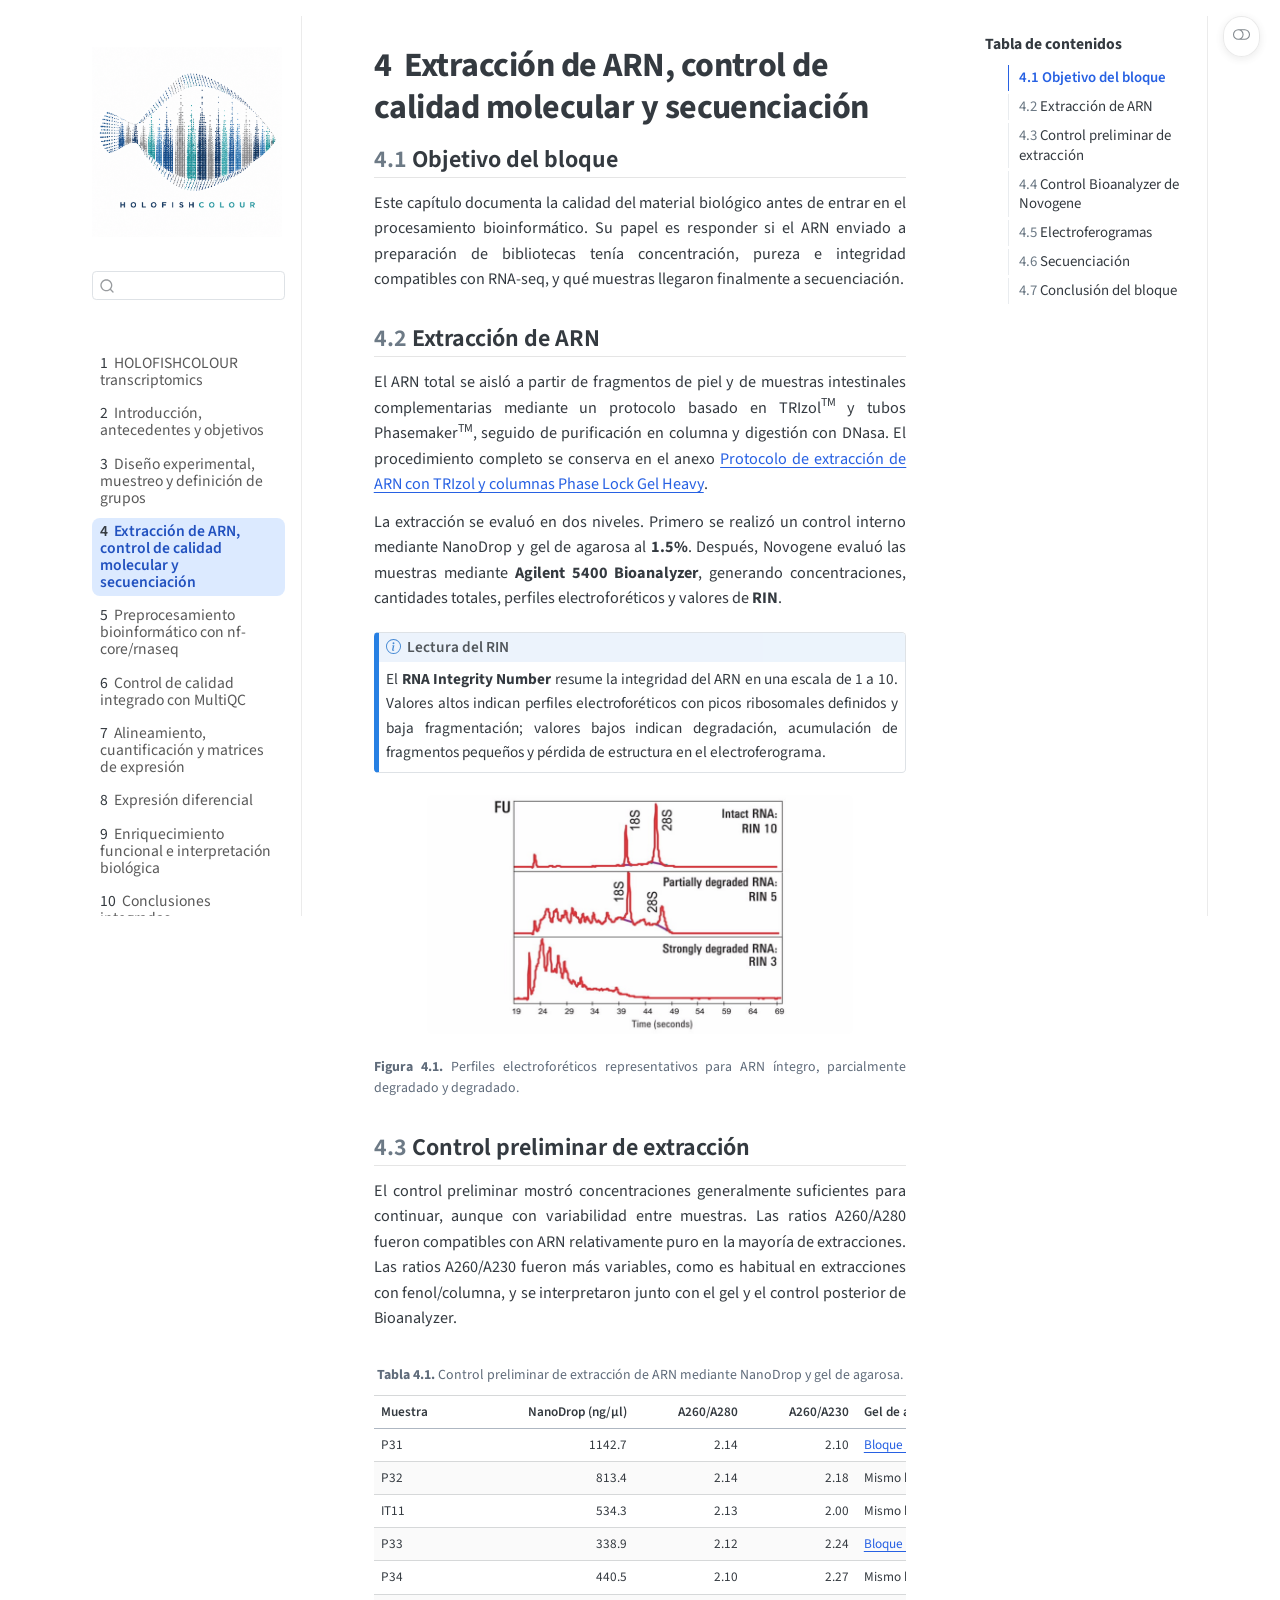
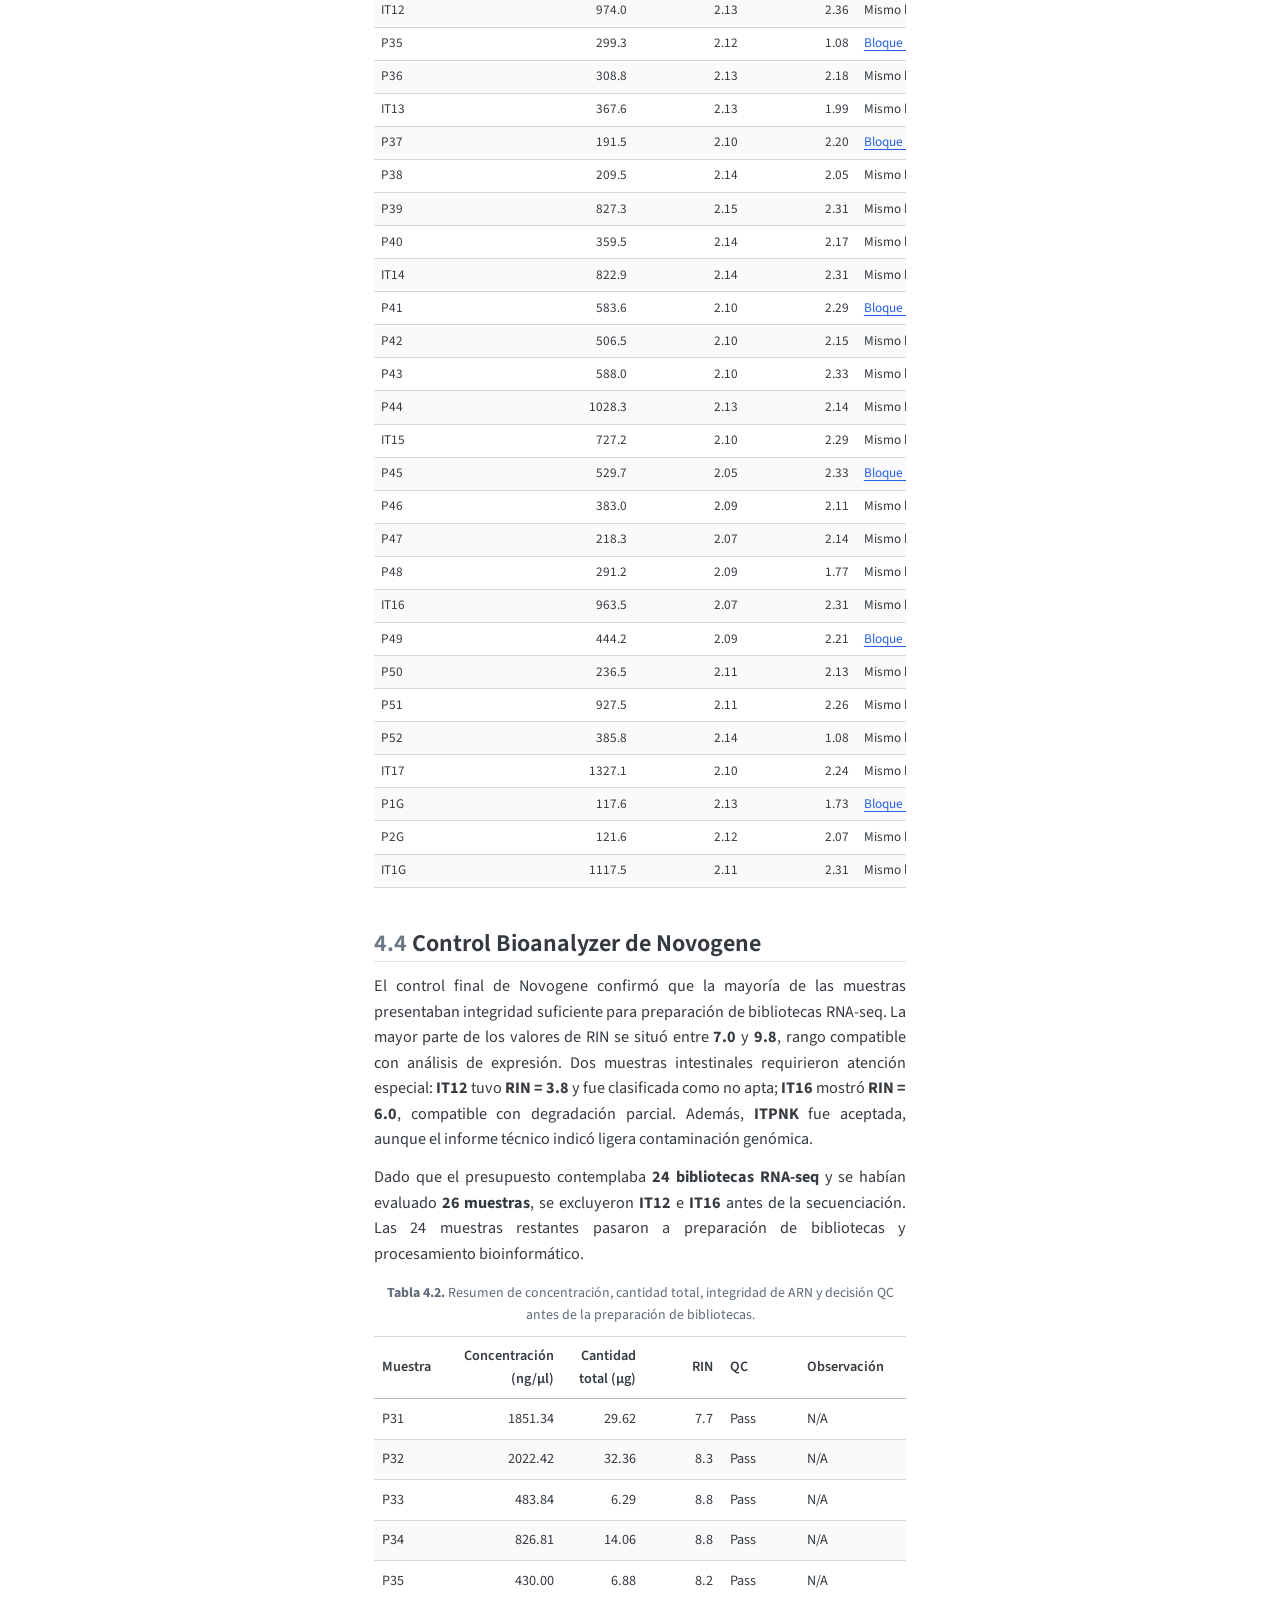
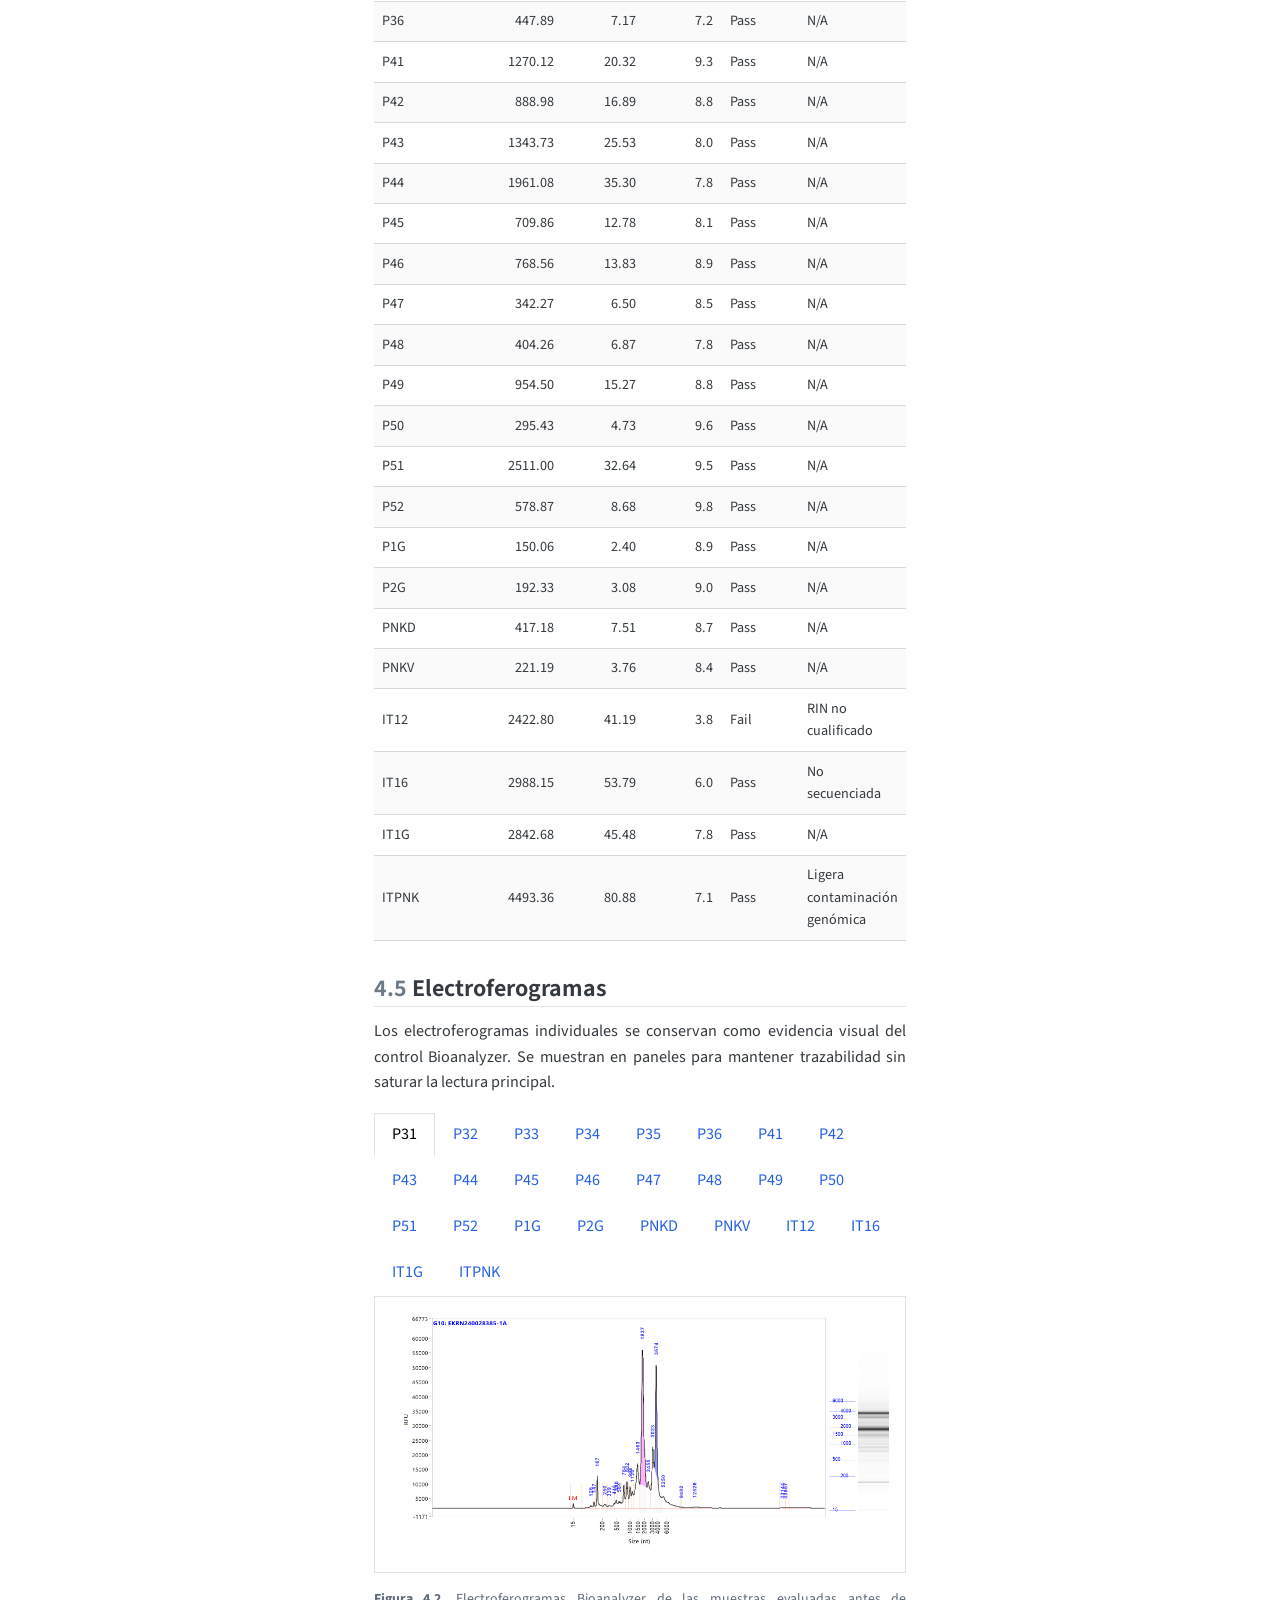
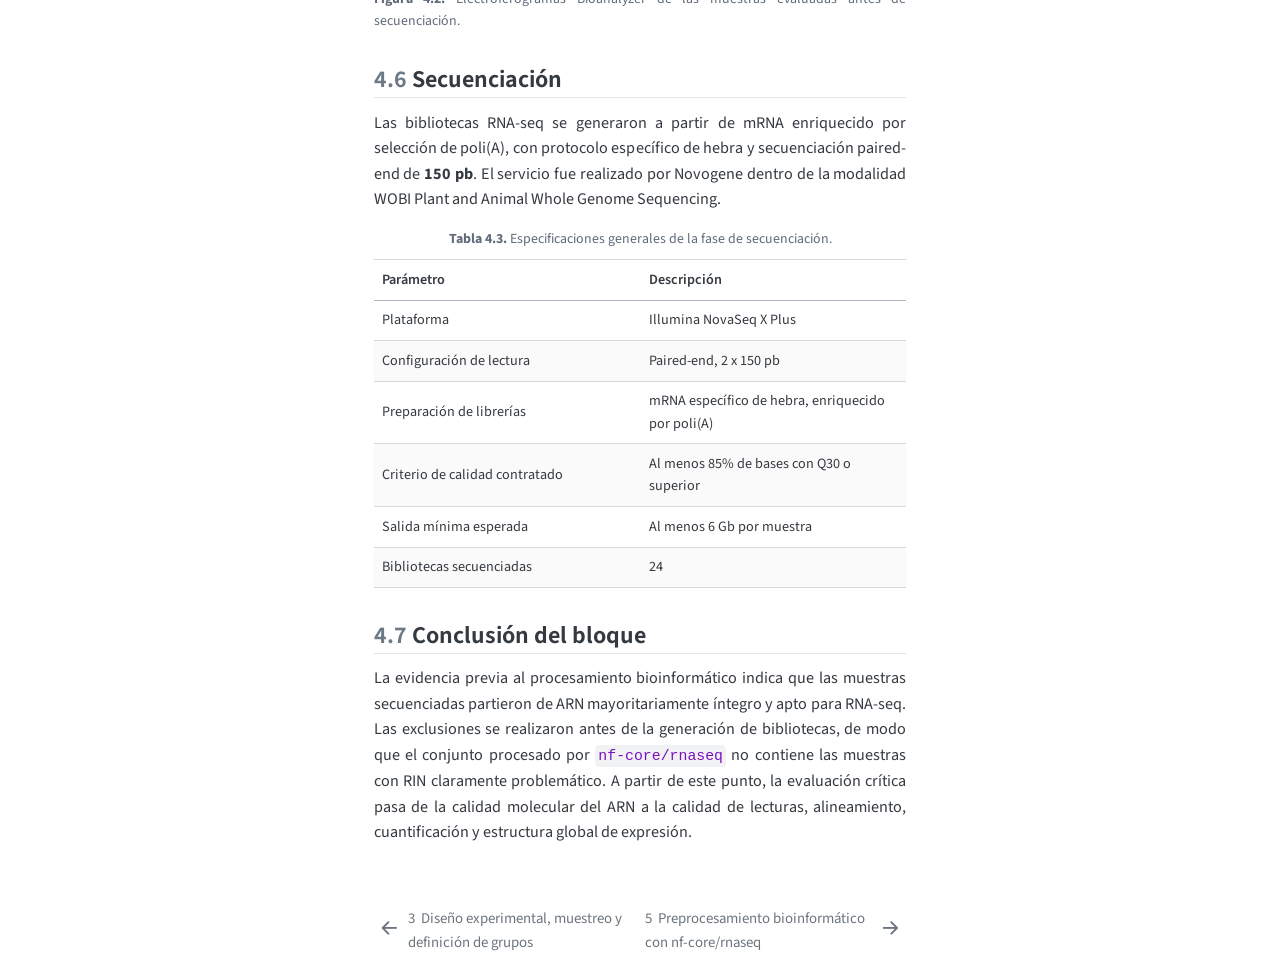
<file: docs/chapters/03_results.html>
<!DOCTYPE html>
<html xmlns="http://www.w3.org/1999/xhtml" lang="es" xml:lang="es"><head>

<meta charset="utf-8">
<meta name="generator" content="quarto-1.8.27">

<meta name="viewport" content="width=device-width, initial-scale=1.0, user-scalable=yes">


<title>4&nbsp; Extracción de ARN, control de calidad molecular y secuenciación – HOLOFISHCOLOUR transcriptomics</title>
<style>
code{white-space: pre-wrap;}
span.smallcaps{font-variant: small-caps;}
div.columns{display: flex; gap: min(4vw, 1.5em);}
div.column{flex: auto; overflow-x: auto;}
div.hanging-indent{margin-left: 1.5em; text-indent: -1.5em;}
ul.task-list{list-style: none;}
ul.task-list li input[type="checkbox"] {
  width: 0.8em;
  margin: 0 0.8em 0.2em -1em; /* quarto-specific, see https://github.com/quarto-dev/quarto-cli/issues/4556 */ 
  vertical-align: middle;
}
</style>


<script src="../site_libs/quarto-nav/quarto-nav.js"></script>
<script src="../site_libs/quarto-nav/headroom.min.js"></script>
<script src="../site_libs/clipboard/clipboard.min.js"></script>
<script src="../site_libs/quarto-search/autocomplete.umd.js"></script>
<script src="../site_libs/quarto-search/fuse.min.js"></script>
<script src="../site_libs/quarto-search/quarto-search.js"></script>
<meta name="quarto:offset" content="../">
<link href="../chapters/02_methods_nfcore.html" rel="next">
<link href="../chapters/02_exp_design.html" rel="prev">
<script src="../site_libs/quarto-html/quarto.js" type="module"></script>
<script src="../site_libs/quarto-html/tabsets/tabsets.js" type="module"></script>
<script src="../site_libs/quarto-html/axe/axe-check.js" type="module"></script>
<script src="../site_libs/quarto-html/popper.min.js"></script>
<script src="../site_libs/quarto-html/tippy.umd.min.js"></script>
<script src="../site_libs/quarto-html/anchor.min.js"></script>
<link href="../site_libs/quarto-html/tippy.css" rel="stylesheet">
<link href="../site_libs/quarto-html/quarto-syntax-highlighting-ed96de9b727972fe78a7b5d16c58bf87.css" rel="stylesheet" class="quarto-color-scheme" id="quarto-text-highlighting-styles">
<link href="../site_libs/quarto-html/quarto-syntax-highlighting-dark-4d9afe2b8d18ee9fa5d0d57b5ed4214d.css" rel="stylesheet" class="quarto-color-scheme quarto-color-alternate" id="quarto-text-highlighting-styles">
<link href="../site_libs/quarto-html/quarto-syntax-highlighting-ed96de9b727972fe78a7b5d16c58bf87.css" rel="stylesheet" class="quarto-color-scheme-extra" id="quarto-text-highlighting-styles">
<script src="../site_libs/bootstrap/bootstrap.min.js"></script>
<link href="../site_libs/bootstrap/bootstrap-icons.css" rel="stylesheet">
<link href="../site_libs/bootstrap/bootstrap-0dd2bd5de344125cf763a379ddc3eb04.min.css" rel="stylesheet" append-hash="true" class="quarto-color-scheme" id="quarto-bootstrap" data-mode="light">
<link href="../site_libs/bootstrap/bootstrap-dark-7e34ecb6a0e7991f0346b0751d4a7c3f.min.css" rel="stylesheet" append-hash="true" class="quarto-color-scheme quarto-color-alternate" id="quarto-bootstrap" data-mode="dark">
<link href="../site_libs/bootstrap/bootstrap-0dd2bd5de344125cf763a379ddc3eb04.min.css" rel="stylesheet" append-hash="true" class="quarto-color-scheme-extra" id="quarto-bootstrap" data-mode="light">
<script src="../site_libs/quarto-contrib/glightbox/glightbox.min.js"></script>
<link href="../site_libs/quarto-contrib/glightbox/glightbox.min.css" rel="stylesheet">
<link href="../site_libs/quarto-contrib/glightbox/lightbox.css" rel="stylesheet">
<script id="quarto-search-options" type="application/json">{
  "location": "sidebar",
  "copy-button": false,
  "collapse-after": 3,
  "panel-placement": "start",
  "type": "textbox",
  "limit": 50,
  "keyboard-shortcut": [
    "f",
    "/",
    "s"
  ],
  "show-item-context": false,
  "language": {
    "search-no-results-text": "No se han encontrado resultados",
    "search-matching-documents-text": "documentos encontrados",
    "search-copy-link-title": "Copiar el enlace en la búsqueda",
    "search-hide-matches-text": "Ocultar resultados adicionales",
    "search-more-match-text": "resultado adicional en este documento",
    "search-more-matches-text": "resultados adicionales en este documento",
    "search-clear-button-title": "Borrar",
    "search-text-placeholder": "",
    "search-detached-cancel-button-title": "Cancelar",
    "search-submit-button-title": "Enviar",
    "search-label": "Buscar"
  }
}</script>
<style>html{ scroll-behavior: smooth; }</style>


<link rel="stylesheet" href="../styles.css">
</head>

<body class="nav-sidebar floating quarto-light"><script id="quarto-html-before-body" type="application/javascript">
    const toggleBodyColorMode = (bsSheetEl) => {
      const mode = bsSheetEl.getAttribute("data-mode");
      const bodyEl = window.document.querySelector("body");
      if (mode === "dark") {
        bodyEl.classList.add("quarto-dark");
        bodyEl.classList.remove("quarto-light");
      } else {
        bodyEl.classList.add("quarto-light");
        bodyEl.classList.remove("quarto-dark");
      }
    }
    const toggleBodyColorPrimary = () => {
      const bsSheetEl = window.document.querySelector("link#quarto-bootstrap:not([rel=disabled-stylesheet])");
      if (bsSheetEl) {
        toggleBodyColorMode(bsSheetEl);
      }
    }
    const setColorSchemeToggle = (alternate) => {
      const toggles = window.document.querySelectorAll('.quarto-color-scheme-toggle');
      for (let i=0; i < toggles.length; i++) {
        const toggle = toggles[i];
        if (toggle) {
          if (alternate) {
            toggle.classList.add("alternate");
          } else {
            toggle.classList.remove("alternate");
          }
        }
      }
    };
    const toggleColorMode = (alternate) => {
      // Switch the stylesheets
      const primaryStylesheets = window.document.querySelectorAll('link.quarto-color-scheme:not(.quarto-color-alternate)');
      const alternateStylesheets = window.document.querySelectorAll('link.quarto-color-scheme.quarto-color-alternate');
      manageTransitions('#quarto-margin-sidebar .nav-link', false);
      if (alternate) {
        // note: dark is layered on light, we don't disable primary!
        enableStylesheet(alternateStylesheets);
        for (const sheetNode of alternateStylesheets) {
          if (sheetNode.id === "quarto-bootstrap") {
            toggleBodyColorMode(sheetNode);
          }
        }
      } else {
        disableStylesheet(alternateStylesheets);
        enableStylesheet(primaryStylesheets)
        toggleBodyColorPrimary();
      }
      manageTransitions('#quarto-margin-sidebar .nav-link', true);
      // Switch the toggles
      setColorSchemeToggle(alternate)
      // Hack to workaround the fact that safari doesn't
      // properly recolor the scrollbar when toggling (#1455)
      if (navigator.userAgent.indexOf('Safari') > 0 && navigator.userAgent.indexOf('Chrome') == -1) {
        manageTransitions("body", false);
        window.scrollTo(0, 1);
        setTimeout(() => {
          window.scrollTo(0, 0);
          manageTransitions("body", true);
        }, 40);
      }
    }
    const disableStylesheet = (stylesheets) => {
      for (let i=0; i < stylesheets.length; i++) {
        const stylesheet = stylesheets[i];
        stylesheet.rel = 'disabled-stylesheet';
      }
    }
    const enableStylesheet = (stylesheets) => {
      for (let i=0; i < stylesheets.length; i++) {
        const stylesheet = stylesheets[i];
        if(stylesheet.rel !== 'stylesheet') { // for Chrome, which will still FOUC without this check
          stylesheet.rel = 'stylesheet';
        }
      }
    }
    const manageTransitions = (selector, allowTransitions) => {
      const els = window.document.querySelectorAll(selector);
      for (let i=0; i < els.length; i++) {
        const el = els[i];
        if (allowTransitions) {
          el.classList.remove('notransition');
        } else {
          el.classList.add('notransition');
        }
      }
    }
    const isFileUrl = () => {
      return window.location.protocol === 'file:';
    }
    const hasAlternateSentinel = () => {
      let styleSentinel = getColorSchemeSentinel();
      if (styleSentinel !== null) {
        return styleSentinel === "alternate";
      } else {
        return false;
      }
    }
    const setStyleSentinel = (alternate) => {
      const value = alternate ? "alternate" : "default";
      if (!isFileUrl()) {
        window.localStorage.setItem("quarto-color-scheme", value);
      } else {
        localAlternateSentinel = value;
      }
    }
    const getColorSchemeSentinel = () => {
      if (!isFileUrl()) {
        const storageValue = window.localStorage.getItem("quarto-color-scheme");
        return storageValue != null ? storageValue : localAlternateSentinel;
      } else {
        return localAlternateSentinel;
      }
    }
    const toggleGiscusIfUsed = (isAlternate, darkModeDefault) => {
      const baseTheme = document.querySelector('#giscus-base-theme')?.value ?? 'light';
      const alternateTheme = document.querySelector('#giscus-alt-theme')?.value ?? 'dark';
      let newTheme = '';
      if(authorPrefersDark) {
        newTheme = isAlternate ? baseTheme : alternateTheme;
      } else {
        newTheme = isAlternate ? alternateTheme : baseTheme;
      }
      const changeGiscusTheme = () => {
        // From: https://github.com/giscus/giscus/issues/336
        const sendMessage = (message) => {
          const iframe = document.querySelector('iframe.giscus-frame');
          if (!iframe) return;
          iframe.contentWindow.postMessage({ giscus: message }, 'https://giscus.app');
        }
        sendMessage({
          setConfig: {
            theme: newTheme
          }
        });
      }
      const isGiscussLoaded = window.document.querySelector('iframe.giscus-frame') !== null;
      if (isGiscussLoaded) {
        changeGiscusTheme();
      }
    };
    const authorPrefersDark = false;
    const darkModeDefault = authorPrefersDark;
      document.querySelector('link#quarto-text-highlighting-styles.quarto-color-scheme-extra').rel = 'disabled-stylesheet';
      document.querySelector('link#quarto-bootstrap.quarto-color-scheme-extra').rel = 'disabled-stylesheet';
    let localAlternateSentinel = darkModeDefault ? 'alternate' : 'default';
    // Dark / light mode switch
    window.quartoToggleColorScheme = () => {
      // Read the current dark / light value
      let toAlternate = !hasAlternateSentinel();
      toggleColorMode(toAlternate);
      setStyleSentinel(toAlternate);
      toggleGiscusIfUsed(toAlternate, darkModeDefault);
      window.dispatchEvent(new Event('resize'));
    };
    // Switch to dark mode if need be
    if (hasAlternateSentinel()) {
      toggleColorMode(true);
    } else {
      toggleColorMode(false);
    }
  </script>

<div id="quarto-search-results"></div>
  <header id="quarto-header" class="headroom fixed-top">
  <nav class="quarto-secondary-nav">
    <div class="container-fluid d-flex">
      <button type="button" class="quarto-btn-toggle btn" data-bs-toggle="collapse" role="button" data-bs-target=".quarto-sidebar-collapse-item" aria-controls="quarto-sidebar" aria-expanded="false" aria-label="Alternar barra lateral" onclick="if (window.quartoToggleHeadroom) { window.quartoToggleHeadroom(); }">
        <i class="bi bi-layout-text-sidebar-reverse"></i>
      </button>
        <nav class="quarto-page-breadcrumbs" aria-label="breadcrumb"><ol class="breadcrumb"><li class="breadcrumb-item"><a href="../chapters/03_results.html"><span class="chapter-number">4</span>&nbsp; <span class="chapter-title">Extracción de ARN, control de calidad molecular y secuenciación</span></a></li></ol></nav>
        <a class="flex-grow-1" role="navigation" data-bs-toggle="collapse" data-bs-target=".quarto-sidebar-collapse-item" aria-controls="quarto-sidebar" aria-expanded="false" aria-label="Alternar barra lateral" onclick="if (window.quartoToggleHeadroom) { window.quartoToggleHeadroom(); }">      
        </a>
      <button type="button" class="btn quarto-search-button" aria-label="Buscar" onclick="window.quartoOpenSearch();">
        <i class="bi bi-search"></i>
      </button>
    </div>
  </nav>
</header>
<!-- content -->
<div id="quarto-content" class="quarto-container page-columns page-rows-contents page-layout-article">
<!-- sidebar -->
  <nav id="quarto-sidebar" class="sidebar collapse collapse-horizontal quarto-sidebar-collapse-item sidebar-navigation floating overflow-auto">
    <div class="pt-lg-2 mt-2 text-left sidebar-header sidebar-header-stacked">
      <a href="index.html" class="sidebar-logo-link">
      <img src="../images/holofishcolour_manhattan_logo_2026.png" alt="HOLOFISHCOLOUR" class="sidebar-logo light-content py-0 d-lg-inline d-none">
      <img src="../images/holofishcolour_manhattan_logo_2026.png" alt="HOLOFISHCOLOUR" class="sidebar-logo dark-content py-0 d-lg-inline d-none">
      </a>
    <div class="sidebar-title mb-0 py-0">
      <a href="../">HOLOFISHCOLOUR transcriptomics</a> 
        <div class="sidebar-tools-main">
  <a href="" class="quarto-color-scheme-toggle quarto-navigation-tool  px-1" onclick="window.quartoToggleColorScheme(); return false;" title="Alternar modo oscuro"><i class="bi"></i></a>
</div>
    </div>
      </div>
        <div class="mt-2 flex-shrink-0 align-items-center">
        <div class="sidebar-search">
        <div id="quarto-search" class="" title="Buscar"></div>
        </div>
        </div>
    <div class="sidebar-menu-container"> 
    <ul class="list-unstyled mt-1">
        <li class="sidebar-item">
  <div class="sidebar-item-container"> 
  <a href="../index.html" class="sidebar-item-text sidebar-link">
 <span class="menu-text"><span class="chapter-number">1</span>&nbsp; <span class="chapter-title">HOLOFISHCOLOUR transcriptomics</span></span></a>
  </div>
</li>
        <li class="sidebar-item">
  <div class="sidebar-item-container"> 
  <a href="../chapters/01_intro.html" class="sidebar-item-text sidebar-link">
 <span class="menu-text"><span class="chapter-number">2</span>&nbsp; <span class="chapter-title">Introducción, antecedentes y objetivos</span></span></a>
  </div>
</li>
        <li class="sidebar-item">
  <div class="sidebar-item-container"> 
  <a href="../chapters/02_exp_design.html" class="sidebar-item-text sidebar-link">
 <span class="menu-text"><span class="chapter-number">3</span>&nbsp; <span class="chapter-title">Diseño experimental, muestreo y definición de grupos</span></span></a>
  </div>
</li>
        <li class="sidebar-item">
  <div class="sidebar-item-container"> 
  <a href="../chapters/03_results.html" class="sidebar-item-text sidebar-link active">
 <span class="menu-text"><span class="chapter-number">4</span>&nbsp; <span class="chapter-title">Extracción de ARN, control de calidad molecular y secuenciación</span></span></a>
  </div>
</li>
        <li class="sidebar-item">
  <div class="sidebar-item-container"> 
  <a href="../chapters/02_methods_nfcore.html" class="sidebar-item-text sidebar-link">
 <span class="menu-text"><span class="chapter-number">5</span>&nbsp; <span class="chapter-title">Preprocesamiento bioinformático con nf-core/rnaseq</span></span></a>
  </div>
</li>
        <li class="sidebar-item">
  <div class="sidebar-item-container"> 
  <a href="../chapters/03_qc_multiqc.html" class="sidebar-item-text sidebar-link">
 <span class="menu-text"><span class="chapter-number">6</span>&nbsp; <span class="chapter-title">Control de calidad integrado con MultiQC</span></span></a>
  </div>
</li>
        <li class="sidebar-item">
  <div class="sidebar-item-container"> 
  <a href="../chapters/04_alignment_quant.html" class="sidebar-item-text sidebar-link">
 <span class="menu-text"><span class="chapter-number">7</span>&nbsp; <span class="chapter-title">Alineamiento, cuantificación y matrices de expresión</span></span></a>
  </div>
</li>
        <li class="sidebar-item">
  <div class="sidebar-item-container"> 
  <a href="../chapters/05_differential_expression.html" class="sidebar-item-text sidebar-link">
 <span class="menu-text"><span class="chapter-number">8</span>&nbsp; <span class="chapter-title">Expresión diferencial</span></span></a>
  </div>
</li>
        <li class="sidebar-item">
  <div class="sidebar-item-container"> 
  <a href="../chapters/06_functional_interpretation.html" class="sidebar-item-text sidebar-link">
 <span class="menu-text"><span class="chapter-number">9</span>&nbsp; <span class="chapter-title">Enriquecimiento funcional e interpretación biológica</span></span></a>
  </div>
</li>
        <li class="sidebar-item">
  <div class="sidebar-item-container"> 
  <a href="../chapters/07_conclusions.html" class="sidebar-item-text sidebar-link">
 <span class="menu-text"><span class="chapter-number">10</span>&nbsp; <span class="chapter-title">Conclusiones integradas</span></span></a>
  </div>
</li>
        <li class="sidebar-item sidebar-item-section">
      <div class="sidebar-item-container"> 
            <a class="sidebar-item-text sidebar-link text-start" data-bs-toggle="collapse" data-bs-target="#quarto-sidebar-section-1" role="navigation" aria-expanded="true">
 <span class="menu-text">Apéndices</span></a>
          <a class="sidebar-item-toggle text-start" data-bs-toggle="collapse" data-bs-target="#quarto-sidebar-section-1" role="navigation" aria-expanded="true" aria-label="Alternar sección">
            <i class="bi bi-chevron-right ms-2"></i>
          </a> 
      </div>
      <ul id="quarto-sidebar-section-1" class="collapse list-unstyled sidebar-section depth1 show">  
          <li class="sidebar-item">
  <div class="sidebar-item-container"> 
  <a href="../appendices/rna_extraction_protocol.html" class="sidebar-item-text sidebar-link">
 <span class="menu-text"><span class="chapter-number">A</span>&nbsp; <span class="chapter-title">Protocolo de extracción de ARN con TRIzol y columnas Phase Lock Gel Heavy</span></span></a>
  </div>
</li>
          <li class="sidebar-item">
  <div class="sidebar-item-container"> 
  <a href="../appendices/reproducibility.html" class="sidebar-item-text sidebar-link">
 <span class="menu-text"><span class="chapter-number">B</span>&nbsp; <span class="chapter-title">Reproducibilidad y decisiones analíticas</span></span></a>
  </div>
</li>
      </ul>
  </li>
    </ul>
    </div>
</nav>
<div id="quarto-sidebar-glass" class="quarto-sidebar-collapse-item" data-bs-toggle="collapse" data-bs-target=".quarto-sidebar-collapse-item"></div>
<!-- margin-sidebar -->
    <div id="quarto-margin-sidebar" class="sidebar margin-sidebar">
        <nav id="TOC" role="doc-toc" class="toc-active">
    <h2 id="toc-title">Tabla de contenidos</h2>
   
  <ul>
  <li><a href="#objetivo-del-bloque" id="toc-objetivo-del-bloque" class="nav-link active" data-scroll-target="#objetivo-del-bloque"><span class="header-section-number">4.1</span> Objetivo del bloque</a></li>
  <li><a href="#extracción-de-arn" id="toc-extracción-de-arn" class="nav-link" data-scroll-target="#extracción-de-arn"><span class="header-section-number">4.2</span> Extracción de ARN</a></li>
  <li><a href="#control-preliminar-de-extracción" id="toc-control-preliminar-de-extracción" class="nav-link" data-scroll-target="#control-preliminar-de-extracción"><span class="header-section-number">4.3</span> Control preliminar de extracción</a></li>
  <li><a href="#control-bioanalyzer-de-novogene" id="toc-control-bioanalyzer-de-novogene" class="nav-link" data-scroll-target="#control-bioanalyzer-de-novogene"><span class="header-section-number">4.4</span> Control Bioanalyzer de Novogene</a></li>
  <li><a href="#electroferogramas" id="toc-electroferogramas" class="nav-link" data-scroll-target="#electroferogramas"><span class="header-section-number">4.5</span> Electroferogramas</a></li>
  <li><a href="#secuenciación" id="toc-secuenciación" class="nav-link" data-scroll-target="#secuenciación"><span class="header-section-number">4.6</span> Secuenciación</a></li>
  <li><a href="#conclusión-del-bloque" id="toc-conclusión-del-bloque" class="nav-link" data-scroll-target="#conclusión-del-bloque"><span class="header-section-number">4.7</span> Conclusión del bloque</a></li>
  </ul>
</nav>
    </div>
<!-- main -->
<main class="content" id="quarto-document-content">


<header id="title-block-header" class="quarto-title-block default">
<div class="quarto-title">
<h1 class="title"><span class="chapter-number">4</span>&nbsp; <span class="chapter-title">Extracción de ARN, control de calidad molecular y secuenciación</span></h1>
</div>



<div class="quarto-title-meta">

    
  
    
  </div>
  


</header>


<section id="objetivo-del-bloque" class="level2" data-number="4.1">
<h2 data-number="4.1" class="anchored" data-anchor-id="objetivo-del-bloque"><span class="header-section-number">4.1</span> Objetivo del bloque</h2>
<p>Este capítulo documenta la calidad del material biológico antes de entrar en el procesamiento bioinformático. Su papel es responder si el ARN enviado a preparación de bibliotecas tenía concentración, pureza e integridad compatibles con RNA-seq, y qué muestras llegaron finalmente a secuenciación.</p>
</section>
<section id="extracción-de-arn" class="level2" data-number="4.2">
<h2 data-number="4.2" class="anchored" data-anchor-id="extracción-de-arn"><span class="header-section-number">4.2</span> Extracción de ARN</h2>
<p>El ARN total se aisló a partir de fragmentos de piel y de muestras intestinales complementarias mediante un protocolo basado en TRIzol<sup>TM</sup> y tubos Phasemaker<sup>TM</sup>, seguido de purificación en columna y digestión con DNasa. El procedimiento completo se conserva en el anexo <a href="../appendices/rna_extraction_protocol.html">Protocolo de extracción de ARN con TRIzol y columnas Phase Lock Gel Heavy</a>.</p>
<p>La extracción se evaluó en dos niveles. Primero se realizó un control interno mediante NanoDrop y gel de agarosa al <strong>1.5%</strong>. Después, Novogene evaluó las muestras mediante <strong>Agilent 5400 Bioanalyzer</strong>, generando concentraciones, cantidades totales, perfiles electroforéticos y valores de <strong>RIN</strong>.</p>
<div class="callout callout-style-default callout-note callout-titled" title="Lectura del RIN">
<div class="callout-header d-flex align-content-center">
<div class="callout-icon-container">
<i class="callout-icon"></i>
</div>
<div class="callout-title-container flex-fill">
<span class="screen-reader-only">Nota</span>Lectura del RIN
</div>
</div>
<div class="callout-body-container callout-body">
<p>El <strong>RNA Integrity Number</strong> resume la integridad del ARN en una escala de 1 a 10. Valores altos indican perfiles electroforéticos con picos ribosomales definidos y baja fragmentación; valores bajos indican degradación, acumulación de fragmentos pequeños y pérdida de estructura en el electroferograma.</p>
</div>
</div>
<div id="fig-rin-profiles" class="quarto-float quarto-figure quarto-figure-center anchored" data-fig-align="center">
<figure class="quarto-float quarto-float-fig figure">
<div aria-describedby="fig-rin-profiles-caption-0ceaefa1-69ba-4598-a22c-09a6ac19f8ca">
<a href="../figures/02_exp_design/rin_integrity_examples.png" class="lightbox" data-gallery="quarto-lightbox-gallery-1" title="Figura&nbsp;4.1. Perfiles electroforéticos representativos para ARN íntegro, parcialmente degradado y degradado."><img src="../figures/02_exp_design/rin_integrity_examples.png" class="img-fluid quarto-figure quarto-figure-center figure-img" style="width:80.0%"></a>
</div>
<figcaption class="quarto-float-caption-bottom quarto-float-caption quarto-float-fig" id="fig-rin-profiles-caption-0ceaefa1-69ba-4598-a22c-09a6ac19f8ca">
<strong>Figura&nbsp;4.1.</strong> Perfiles electroforéticos representativos para ARN íntegro, parcialmente degradado y degradado.
</figcaption>
</figure>
</div>
</section>
<section id="control-preliminar-de-extracción" class="level2" data-number="4.3">
<h2 data-number="4.3" class="anchored" data-anchor-id="control-preliminar-de-extracción"><span class="header-section-number">4.3</span> Control preliminar de extracción</h2>
<p>El control preliminar mostró concentraciones generalmente suficientes para continuar, aunque con variabilidad entre muestras. Las ratios A260/A280 fueron compatibles con ARN relativamente puro en la mayoría de extracciones. Las ratios A260/A230 fueron más variables, como es habitual en extracciones con fenol/columna, y se interpretaron junto con el gel y el control posterior de Bioanalyzer.</p>
<div id="tbl-rna-extraction-nanodrop" class="rna-gel-table quarto-float quarto-figure quarto-figure-center anchored">
<figure class="quarto-float quarto-float-tbl figure">
<figcaption class="quarto-float-caption-top quarto-float-caption quarto-float-tbl" id="tbl-rna-extraction-nanodrop-caption-0ceaefa1-69ba-4598-a22c-09a6ac19f8ca">
<strong>Tabla&nbsp;4.1.</strong> Control preliminar de extracción de ARN mediante NanoDrop y gel de agarosa.
</figcaption>
<div aria-describedby="tbl-rna-extraction-nanodrop-caption-0ceaefa1-69ba-4598-a22c-09a6ac19f8ca">
<table class="rna-gel-table caption-top table">
<thead>
<tr class="header">
<th style="text-align: left;">Muestra</th>
<th style="text-align: right;">NanoDrop (ng/µl)</th>
<th style="text-align: right;">A260/A280</th>
<th style="text-align: right;">A260/A230</th>
<th style="text-align: left;">Gel de agarosa</th>
</tr>
</thead>
<tbody>
<tr class="odd">
<td style="text-align: left;">P31</td>
<td style="text-align: right;">1142.7</td>
<td style="text-align: right;">2.14</td>
<td style="text-align: right;">2.10</td>
<td style="text-align: left;"><a href="../figures/02_exp_design/rna_extraction_gels/gel_block_01_P31_P32_IT11.png">Bloque P31, P32 e IT11</a></td>
</tr>
<tr class="even">
<td style="text-align: left;">P32</td>
<td style="text-align: right;">813.4</td>
<td style="text-align: right;">2.14</td>
<td style="text-align: right;">2.18</td>
<td style="text-align: left;">Mismo bloque</td>
</tr>
<tr class="odd">
<td style="text-align: left;">IT11</td>
<td style="text-align: right;">534.3</td>
<td style="text-align: right;">2.13</td>
<td style="text-align: right;">2.00</td>
<td style="text-align: left;">Mismo bloque</td>
</tr>
<tr class="even">
<td style="text-align: left;">P33</td>
<td style="text-align: right;">338.9</td>
<td style="text-align: right;">2.12</td>
<td style="text-align: right;">2.24</td>
<td style="text-align: left;"><a href="../figures/02_exp_design/rna_extraction_gels/gel_block_02_P33_P34_IT12.png">Bloque P33, P34 e IT12</a></td>
</tr>
<tr class="odd">
<td style="text-align: left;">P34</td>
<td style="text-align: right;">440.5</td>
<td style="text-align: right;">2.10</td>
<td style="text-align: right;">2.27</td>
<td style="text-align: left;">Mismo bloque</td>
</tr>
<tr class="even">
<td style="text-align: left;">IT12</td>
<td style="text-align: right;">974.0</td>
<td style="text-align: right;">2.13</td>
<td style="text-align: right;">2.36</td>
<td style="text-align: left;">Mismo bloque</td>
</tr>
<tr class="odd">
<td style="text-align: left;">P35</td>
<td style="text-align: right;">299.3</td>
<td style="text-align: right;">2.12</td>
<td style="text-align: right;">1.08</td>
<td style="text-align: left;"><a href="../figures/02_exp_design/rna_extraction_gels/gel_block_03_P35_P36_IT13.png">Bloque P35, P36 e IT13</a></td>
</tr>
<tr class="even">
<td style="text-align: left;">P36</td>
<td style="text-align: right;">308.8</td>
<td style="text-align: right;">2.13</td>
<td style="text-align: right;">2.18</td>
<td style="text-align: left;">Mismo bloque</td>
</tr>
<tr class="odd">
<td style="text-align: left;">IT13</td>
<td style="text-align: right;">367.6</td>
<td style="text-align: right;">2.13</td>
<td style="text-align: right;">1.99</td>
<td style="text-align: left;">Mismo bloque</td>
</tr>
<tr class="even">
<td style="text-align: left;">P37</td>
<td style="text-align: right;">191.5</td>
<td style="text-align: right;">2.10</td>
<td style="text-align: right;">2.20</td>
<td style="text-align: left;"><a href="../figures/02_exp_design/rna_extraction_gels/gel_block_04_P37_P40_IT14.png">Bloque P37, P38, P39, P40 e IT14</a></td>
</tr>
<tr class="odd">
<td style="text-align: left;">P38</td>
<td style="text-align: right;">209.5</td>
<td style="text-align: right;">2.14</td>
<td style="text-align: right;">2.05</td>
<td style="text-align: left;">Mismo bloque</td>
</tr>
<tr class="even">
<td style="text-align: left;">P39</td>
<td style="text-align: right;">827.3</td>
<td style="text-align: right;">2.15</td>
<td style="text-align: right;">2.31</td>
<td style="text-align: left;">Mismo bloque</td>
</tr>
<tr class="odd">
<td style="text-align: left;">P40</td>
<td style="text-align: right;">359.5</td>
<td style="text-align: right;">2.14</td>
<td style="text-align: right;">2.17</td>
<td style="text-align: left;">Mismo bloque</td>
</tr>
<tr class="even">
<td style="text-align: left;">IT14</td>
<td style="text-align: right;">822.9</td>
<td style="text-align: right;">2.14</td>
<td style="text-align: right;">2.31</td>
<td style="text-align: left;">Mismo bloque</td>
</tr>
<tr class="odd">
<td style="text-align: left;">P41</td>
<td style="text-align: right;">583.6</td>
<td style="text-align: right;">2.10</td>
<td style="text-align: right;">2.29</td>
<td style="text-align: left;"><a href="../figures/02_exp_design/rna_extraction_gels/gel_block_05_P41_P44_IT15.png">Bloque P41, P42, P43, P44 e IT15</a></td>
</tr>
<tr class="even">
<td style="text-align: left;">P42</td>
<td style="text-align: right;">506.5</td>
<td style="text-align: right;">2.10</td>
<td style="text-align: right;">2.15</td>
<td style="text-align: left;">Mismo bloque</td>
</tr>
<tr class="odd">
<td style="text-align: left;">P43</td>
<td style="text-align: right;">588.0</td>
<td style="text-align: right;">2.10</td>
<td style="text-align: right;">2.33</td>
<td style="text-align: left;">Mismo bloque</td>
</tr>
<tr class="even">
<td style="text-align: left;">P44</td>
<td style="text-align: right;">1028.3</td>
<td style="text-align: right;">2.13</td>
<td style="text-align: right;">2.14</td>
<td style="text-align: left;">Mismo bloque</td>
</tr>
<tr class="odd">
<td style="text-align: left;">IT15</td>
<td style="text-align: right;">727.2</td>
<td style="text-align: right;">2.10</td>
<td style="text-align: right;">2.29</td>
<td style="text-align: left;">Mismo bloque</td>
</tr>
<tr class="even">
<td style="text-align: left;">P45</td>
<td style="text-align: right;">529.7</td>
<td style="text-align: right;">2.05</td>
<td style="text-align: right;">2.33</td>
<td style="text-align: left;"><a href="../figures/02_exp_design/rna_extraction_gels/gel_block_06_P45_P48_IT16.png">Bloque P45, P46, P47, P48 e IT16</a></td>
</tr>
<tr class="odd">
<td style="text-align: left;">P46</td>
<td style="text-align: right;">383.0</td>
<td style="text-align: right;">2.09</td>
<td style="text-align: right;">2.11</td>
<td style="text-align: left;">Mismo bloque</td>
</tr>
<tr class="even">
<td style="text-align: left;">P47</td>
<td style="text-align: right;">218.3</td>
<td style="text-align: right;">2.07</td>
<td style="text-align: right;">2.14</td>
<td style="text-align: left;">Mismo bloque</td>
</tr>
<tr class="odd">
<td style="text-align: left;">P48</td>
<td style="text-align: right;">291.2</td>
<td style="text-align: right;">2.09</td>
<td style="text-align: right;">1.77</td>
<td style="text-align: left;">Mismo bloque</td>
</tr>
<tr class="even">
<td style="text-align: left;">IT16</td>
<td style="text-align: right;">963.5</td>
<td style="text-align: right;">2.07</td>
<td style="text-align: right;">2.31</td>
<td style="text-align: left;">Mismo bloque</td>
</tr>
<tr class="odd">
<td style="text-align: left;">P49</td>
<td style="text-align: right;">444.2</td>
<td style="text-align: right;">2.09</td>
<td style="text-align: right;">2.21</td>
<td style="text-align: left;"><a href="../figures/02_exp_design/rna_extraction_gels/gel_block_07_P49_P52_IT17.png">Bloque P49, P50, P51, P52 e IT17</a></td>
</tr>
<tr class="even">
<td style="text-align: left;">P50</td>
<td style="text-align: right;">236.5</td>
<td style="text-align: right;">2.11</td>
<td style="text-align: right;">2.13</td>
<td style="text-align: left;">Mismo bloque</td>
</tr>
<tr class="odd">
<td style="text-align: left;">P51</td>
<td style="text-align: right;">927.5</td>
<td style="text-align: right;">2.11</td>
<td style="text-align: right;">2.26</td>
<td style="text-align: left;">Mismo bloque</td>
</tr>
<tr class="even">
<td style="text-align: left;">P52</td>
<td style="text-align: right;">385.8</td>
<td style="text-align: right;">2.14</td>
<td style="text-align: right;">1.08</td>
<td style="text-align: left;">Mismo bloque</td>
</tr>
<tr class="odd">
<td style="text-align: left;">IT17</td>
<td style="text-align: right;">1327.1</td>
<td style="text-align: right;">2.10</td>
<td style="text-align: right;">2.24</td>
<td style="text-align: left;">Mismo bloque</td>
</tr>
<tr class="even">
<td style="text-align: left;">P1G</td>
<td style="text-align: right;">117.6</td>
<td style="text-align: right;">2.13</td>
<td style="text-align: right;">1.73</td>
<td style="text-align: left;"><a href="../figures/02_exp_design/rna_extraction_gels/gel_block_08_P1G_P2G_IT1G.png">Bloque P1G, P2G e IT1G</a></td>
</tr>
<tr class="odd">
<td style="text-align: left;">P2G</td>
<td style="text-align: right;">121.6</td>
<td style="text-align: right;">2.12</td>
<td style="text-align: right;">2.07</td>
<td style="text-align: left;">Mismo bloque</td>
</tr>
<tr class="even">
<td style="text-align: left;">IT1G</td>
<td style="text-align: right;">1117.5</td>
<td style="text-align: right;">2.11</td>
<td style="text-align: right;">2.31</td>
<td style="text-align: left;">Mismo bloque</td>
</tr>
</tbody>
</table>
</div>
</figure>
</div>
</section>
<section id="control-bioanalyzer-de-novogene" class="level2" data-number="4.4">
<h2 data-number="4.4" class="anchored" data-anchor-id="control-bioanalyzer-de-novogene"><span class="header-section-number">4.4</span> Control Bioanalyzer de Novogene</h2>
<p>El control final de Novogene confirmó que la mayoría de las muestras presentaban integridad suficiente para preparación de bibliotecas RNA-seq. La mayor parte de los valores de RIN se situó entre <strong>7.0</strong> y <strong>9.8</strong>, rango compatible con análisis de expresión. Dos muestras intestinales requirieron atención especial: <strong>IT12</strong> tuvo <strong>RIN = 3.8</strong> y fue clasificada como no apta; <strong>IT16</strong> mostró <strong>RIN = 6.0</strong>, compatible con degradación parcial. Además, <strong>ITPNK</strong> fue aceptada, aunque el informe técnico indicó ligera contaminación genómica.</p>
<p>Dado que el presupuesto contemplaba <strong>24 bibliotecas RNA-seq</strong> y se habían evaluado <strong>26 muestras</strong>, se excluyeron <strong>IT12</strong> e <strong>IT16</strong> antes de la secuenciación. Las 24 muestras restantes pasaron a preparación de bibliotecas y procesamiento bioinformático.</p>
<div id="tbl-rna-qc" class="quarto-float quarto-figure quarto-figure-center anchored">
<figure class="quarto-float quarto-float-tbl figure">
<figcaption class="quarto-float-caption-top quarto-float-caption quarto-float-tbl" id="tbl-rna-qc-caption-0ceaefa1-69ba-4598-a22c-09a6ac19f8ca">
<strong>Tabla&nbsp;4.2.</strong> Resumen de concentración, cantidad total, integridad de ARN y decisión QC antes de la preparación de bibliotecas.
</figcaption>
<div aria-describedby="tbl-rna-qc-caption-0ceaefa1-69ba-4598-a22c-09a6ac19f8ca">
<table class="caption-top table">
<colgroup>
<col style="width: 16%">
<col style="width: 16%">
<col style="width: 16%">
<col style="width: 16%">
<col style="width: 16%">
<col style="width: 16%">
</colgroup>
<thead>
<tr class="header">
<th style="text-align: left;">Muestra</th>
<th style="text-align: right;">Concentración (ng/µl)</th>
<th style="text-align: right;">Cantidad total (µg)</th>
<th style="text-align: right;">RIN</th>
<th style="text-align: left;">QC</th>
<th style="text-align: left;">Observación</th>
</tr>
</thead>
<tbody>
<tr class="odd">
<td style="text-align: left;">P31</td>
<td style="text-align: right;">1851.34</td>
<td style="text-align: right;">29.62</td>
<td style="text-align: right;">7.7</td>
<td style="text-align: left;">Pass</td>
<td style="text-align: left;">N/A</td>
</tr>
<tr class="even">
<td style="text-align: left;">P32</td>
<td style="text-align: right;">2022.42</td>
<td style="text-align: right;">32.36</td>
<td style="text-align: right;">8.3</td>
<td style="text-align: left;">Pass</td>
<td style="text-align: left;">N/A</td>
</tr>
<tr class="odd">
<td style="text-align: left;">P33</td>
<td style="text-align: right;">483.84</td>
<td style="text-align: right;">6.29</td>
<td style="text-align: right;">8.8</td>
<td style="text-align: left;">Pass</td>
<td style="text-align: left;">N/A</td>
</tr>
<tr class="even">
<td style="text-align: left;">P34</td>
<td style="text-align: right;">826.81</td>
<td style="text-align: right;">14.06</td>
<td style="text-align: right;">8.8</td>
<td style="text-align: left;">Pass</td>
<td style="text-align: left;">N/A</td>
</tr>
<tr class="odd">
<td style="text-align: left;">P35</td>
<td style="text-align: right;">430.00</td>
<td style="text-align: right;">6.88</td>
<td style="text-align: right;">8.2</td>
<td style="text-align: left;">Pass</td>
<td style="text-align: left;">N/A</td>
</tr>
<tr class="even">
<td style="text-align: left;">P36</td>
<td style="text-align: right;">447.89</td>
<td style="text-align: right;">7.17</td>
<td style="text-align: right;">7.2</td>
<td style="text-align: left;">Pass</td>
<td style="text-align: left;">N/A</td>
</tr>
<tr class="odd">
<td style="text-align: left;">P41</td>
<td style="text-align: right;">1270.12</td>
<td style="text-align: right;">20.32</td>
<td style="text-align: right;">9.3</td>
<td style="text-align: left;">Pass</td>
<td style="text-align: left;">N/A</td>
</tr>
<tr class="even">
<td style="text-align: left;">P42</td>
<td style="text-align: right;">888.98</td>
<td style="text-align: right;">16.89</td>
<td style="text-align: right;">8.8</td>
<td style="text-align: left;">Pass</td>
<td style="text-align: left;">N/A</td>
</tr>
<tr class="odd">
<td style="text-align: left;">P43</td>
<td style="text-align: right;">1343.73</td>
<td style="text-align: right;">25.53</td>
<td style="text-align: right;">8.0</td>
<td style="text-align: left;">Pass</td>
<td style="text-align: left;">N/A</td>
</tr>
<tr class="even">
<td style="text-align: left;">P44</td>
<td style="text-align: right;">1961.08</td>
<td style="text-align: right;">35.30</td>
<td style="text-align: right;">7.8</td>
<td style="text-align: left;">Pass</td>
<td style="text-align: left;">N/A</td>
</tr>
<tr class="odd">
<td style="text-align: left;">P45</td>
<td style="text-align: right;">709.86</td>
<td style="text-align: right;">12.78</td>
<td style="text-align: right;">8.1</td>
<td style="text-align: left;">Pass</td>
<td style="text-align: left;">N/A</td>
</tr>
<tr class="even">
<td style="text-align: left;">P46</td>
<td style="text-align: right;">768.56</td>
<td style="text-align: right;">13.83</td>
<td style="text-align: right;">8.9</td>
<td style="text-align: left;">Pass</td>
<td style="text-align: left;">N/A</td>
</tr>
<tr class="odd">
<td style="text-align: left;">P47</td>
<td style="text-align: right;">342.27</td>
<td style="text-align: right;">6.50</td>
<td style="text-align: right;">8.5</td>
<td style="text-align: left;">Pass</td>
<td style="text-align: left;">N/A</td>
</tr>
<tr class="even">
<td style="text-align: left;">P48</td>
<td style="text-align: right;">404.26</td>
<td style="text-align: right;">6.87</td>
<td style="text-align: right;">7.8</td>
<td style="text-align: left;">Pass</td>
<td style="text-align: left;">N/A</td>
</tr>
<tr class="odd">
<td style="text-align: left;">P49</td>
<td style="text-align: right;">954.50</td>
<td style="text-align: right;">15.27</td>
<td style="text-align: right;">8.8</td>
<td style="text-align: left;">Pass</td>
<td style="text-align: left;">N/A</td>
</tr>
<tr class="even">
<td style="text-align: left;">P50</td>
<td style="text-align: right;">295.43</td>
<td style="text-align: right;">4.73</td>
<td style="text-align: right;">9.6</td>
<td style="text-align: left;">Pass</td>
<td style="text-align: left;">N/A</td>
</tr>
<tr class="odd">
<td style="text-align: left;">P51</td>
<td style="text-align: right;">2511.00</td>
<td style="text-align: right;">32.64</td>
<td style="text-align: right;">9.5</td>
<td style="text-align: left;">Pass</td>
<td style="text-align: left;">N/A</td>
</tr>
<tr class="even">
<td style="text-align: left;">P52</td>
<td style="text-align: right;">578.87</td>
<td style="text-align: right;">8.68</td>
<td style="text-align: right;">9.8</td>
<td style="text-align: left;">Pass</td>
<td style="text-align: left;">N/A</td>
</tr>
<tr class="odd">
<td style="text-align: left;">P1G</td>
<td style="text-align: right;">150.06</td>
<td style="text-align: right;">2.40</td>
<td style="text-align: right;">8.9</td>
<td style="text-align: left;">Pass</td>
<td style="text-align: left;">N/A</td>
</tr>
<tr class="even">
<td style="text-align: left;">P2G</td>
<td style="text-align: right;">192.33</td>
<td style="text-align: right;">3.08</td>
<td style="text-align: right;">9.0</td>
<td style="text-align: left;">Pass</td>
<td style="text-align: left;">N/A</td>
</tr>
<tr class="odd">
<td style="text-align: left;">PNKD</td>
<td style="text-align: right;">417.18</td>
<td style="text-align: right;">7.51</td>
<td style="text-align: right;">8.7</td>
<td style="text-align: left;">Pass</td>
<td style="text-align: left;">N/A</td>
</tr>
<tr class="even">
<td style="text-align: left;">PNKV</td>
<td style="text-align: right;">221.19</td>
<td style="text-align: right;">3.76</td>
<td style="text-align: right;">8.4</td>
<td style="text-align: left;">Pass</td>
<td style="text-align: left;">N/A</td>
</tr>
<tr class="odd">
<td style="text-align: left;">IT12</td>
<td style="text-align: right;">2422.80</td>
<td style="text-align: right;">41.19</td>
<td style="text-align: right;">3.8</td>
<td style="text-align: left;">Fail</td>
<td style="text-align: left;">RIN no cualificado</td>
</tr>
<tr class="even">
<td style="text-align: left;">IT16</td>
<td style="text-align: right;">2988.15</td>
<td style="text-align: right;">53.79</td>
<td style="text-align: right;">6.0</td>
<td style="text-align: left;">Pass</td>
<td style="text-align: left;">No secuenciada</td>
</tr>
<tr class="odd">
<td style="text-align: left;">IT1G</td>
<td style="text-align: right;">2842.68</td>
<td style="text-align: right;">45.48</td>
<td style="text-align: right;">7.8</td>
<td style="text-align: left;">Pass</td>
<td style="text-align: left;">N/A</td>
</tr>
<tr class="even">
<td style="text-align: left;">ITPNK</td>
<td style="text-align: right;">4493.36</td>
<td style="text-align: right;">80.88</td>
<td style="text-align: right;">7.1</td>
<td style="text-align: left;">Pass</td>
<td style="text-align: left;">Ligera contaminación genómica</td>
</tr>
</tbody>
</table>
</div>
</figure>
</div>
</section>
<section id="electroferogramas" class="level2" data-number="4.5">
<h2 data-number="4.5" class="anchored" data-anchor-id="electroferogramas"><span class="header-section-number">4.5</span> Electroferogramas</h2>
<p>Los electroferogramas individuales se conservan como evidencia visual del control Bioanalyzer. Se muestran en paneles para mantener trazabilidad sin saturar la lectura principal.</p>
<div id="fig-rna-electropherograms" class="quarto-float quarto-figure quarto-figure-center anchored">
<figure class="quarto-float quarto-float-fig figure">
<div aria-describedby="fig-rna-electropherograms-caption-0ceaefa1-69ba-4598-a22c-09a6ac19f8ca">
<div class="tabset-margin-container"></div><div class="panel-tabset">
<ul class="nav nav-tabs" role="tablist"><li class="nav-item" role="presentation"><a class="nav-link active" id="tabset-1-1-tab" data-bs-toggle="tab" data-bs-target="#tabset-1-1" role="tab" aria-controls="tabset-1-1" aria-selected="true" href="" aria-current="page">P31</a></li><li class="nav-item" role="presentation"><a class="nav-link" id="tabset-1-2-tab" data-bs-toggle="tab" data-bs-target="#tabset-1-2" role="tab" aria-controls="tabset-1-2" aria-selected="false" href="">P32</a></li><li class="nav-item" role="presentation"><a class="nav-link" id="tabset-1-3-tab" data-bs-toggle="tab" data-bs-target="#tabset-1-3" role="tab" aria-controls="tabset-1-3" aria-selected="false" href="">P33</a></li><li class="nav-item" role="presentation"><a class="nav-link" id="tabset-1-4-tab" data-bs-toggle="tab" data-bs-target="#tabset-1-4" role="tab" aria-controls="tabset-1-4" aria-selected="false" href="">P34</a></li><li class="nav-item" role="presentation"><a class="nav-link" id="tabset-1-5-tab" data-bs-toggle="tab" data-bs-target="#tabset-1-5" role="tab" aria-controls="tabset-1-5" aria-selected="false" href="">P35</a></li><li class="nav-item" role="presentation"><a class="nav-link" id="tabset-1-6-tab" data-bs-toggle="tab" data-bs-target="#tabset-1-6" role="tab" aria-controls="tabset-1-6" aria-selected="false" href="">P36</a></li><li class="nav-item" role="presentation"><a class="nav-link" id="tabset-1-7-tab" data-bs-toggle="tab" data-bs-target="#tabset-1-7" role="tab" aria-controls="tabset-1-7" aria-selected="false" href="">P41</a></li><li class="nav-item" role="presentation"><a class="nav-link" id="tabset-1-8-tab" data-bs-toggle="tab" data-bs-target="#tabset-1-8" role="tab" aria-controls="tabset-1-8" aria-selected="false" href="">P42</a></li><li class="nav-item" role="presentation"><a class="nav-link" id="tabset-1-9-tab" data-bs-toggle="tab" data-bs-target="#tabset-1-9" role="tab" aria-controls="tabset-1-9" aria-selected="false" href="">P43</a></li><li class="nav-item" role="presentation"><a class="nav-link" id="tabset-1-10-tab" data-bs-toggle="tab" data-bs-target="#tabset-1-10" role="tab" aria-controls="tabset-1-10" aria-selected="false" href="">P44</a></li><li class="nav-item" role="presentation"><a class="nav-link" id="tabset-1-11-tab" data-bs-toggle="tab" data-bs-target="#tabset-1-11" role="tab" aria-controls="tabset-1-11" aria-selected="false" href="">P45</a></li><li class="nav-item" role="presentation"><a class="nav-link" id="tabset-1-12-tab" data-bs-toggle="tab" data-bs-target="#tabset-1-12" role="tab" aria-controls="tabset-1-12" aria-selected="false" href="">P46</a></li><li class="nav-item" role="presentation"><a class="nav-link" id="tabset-1-13-tab" data-bs-toggle="tab" data-bs-target="#tabset-1-13" role="tab" aria-controls="tabset-1-13" aria-selected="false" href="">P47</a></li><li class="nav-item" role="presentation"><a class="nav-link" id="tabset-1-14-tab" data-bs-toggle="tab" data-bs-target="#tabset-1-14" role="tab" aria-controls="tabset-1-14" aria-selected="false" href="">P48</a></li><li class="nav-item" role="presentation"><a class="nav-link" id="tabset-1-15-tab" data-bs-toggle="tab" data-bs-target="#tabset-1-15" role="tab" aria-controls="tabset-1-15" aria-selected="false" href="">P49</a></li><li class="nav-item" role="presentation"><a class="nav-link" id="tabset-1-16-tab" data-bs-toggle="tab" data-bs-target="#tabset-1-16" role="tab" aria-controls="tabset-1-16" aria-selected="false" href="">P50</a></li><li class="nav-item" role="presentation"><a class="nav-link" id="tabset-1-17-tab" data-bs-toggle="tab" data-bs-target="#tabset-1-17" role="tab" aria-controls="tabset-1-17" aria-selected="false" href="">P51</a></li><li class="nav-item" role="presentation"><a class="nav-link" id="tabset-1-18-tab" data-bs-toggle="tab" data-bs-target="#tabset-1-18" role="tab" aria-controls="tabset-1-18" aria-selected="false" href="">P52</a></li><li class="nav-item" role="presentation"><a class="nav-link" id="tabset-1-19-tab" data-bs-toggle="tab" data-bs-target="#tabset-1-19" role="tab" aria-controls="tabset-1-19" aria-selected="false" href="">P1G</a></li><li class="nav-item" role="presentation"><a class="nav-link" id="tabset-1-20-tab" data-bs-toggle="tab" data-bs-target="#tabset-1-20" role="tab" aria-controls="tabset-1-20" aria-selected="false" href="">P2G</a></li><li class="nav-item" role="presentation"><a class="nav-link" id="tabset-1-21-tab" data-bs-toggle="tab" data-bs-target="#tabset-1-21" role="tab" aria-controls="tabset-1-21" aria-selected="false" href="">PNKD</a></li><li class="nav-item" role="presentation"><a class="nav-link" id="tabset-1-22-tab" data-bs-toggle="tab" data-bs-target="#tabset-1-22" role="tab" aria-controls="tabset-1-22" aria-selected="false" href="">PNKV</a></li><li class="nav-item" role="presentation"><a class="nav-link" id="tabset-1-23-tab" data-bs-toggle="tab" data-bs-target="#tabset-1-23" role="tab" aria-controls="tabset-1-23" aria-selected="false" href="">IT12</a></li><li class="nav-item" role="presentation"><a class="nav-link" id="tabset-1-24-tab" data-bs-toggle="tab" data-bs-target="#tabset-1-24" role="tab" aria-controls="tabset-1-24" aria-selected="false" href="">IT16</a></li><li class="nav-item" role="presentation"><a class="nav-link" id="tabset-1-25-tab" data-bs-toggle="tab" data-bs-target="#tabset-1-25" role="tab" aria-controls="tabset-1-25" aria-selected="false" href="">IT1G</a></li><li class="nav-item" role="presentation"><a class="nav-link" id="tabset-1-26-tab" data-bs-toggle="tab" data-bs-target="#tabset-1-26" role="tab" aria-controls="tabset-1-26" aria-selected="false" href="">ITPNK</a></li></ul>
<div class="tab-content">
<div id="tabset-1-1" class="tab-pane active" role="tabpanel" aria-labelledby="tabset-1-1-tab">
<p><a href="../figures/02_exp_design/bioanalyzer/P31.png" class="lightbox" data-gallery="quarto-lightbox-gallery-2" title="Figura&nbsp;4.2. Electroferogramas Bioanalyzer de las muestras evaluadas antes de secuenciación."><img src="../figures/02_exp_design/bioanalyzer/P31.png" class="img-fluid figure-img"></a></p>
</div>
<div id="tabset-1-2" class="tab-pane" role="tabpanel" aria-labelledby="tabset-1-2-tab">
<p><a href="../figures/02_exp_design/bioanalyzer/P32.png" class="lightbox" data-gallery="quarto-lightbox-gallery-3" title="Figura&nbsp;4.2. Electroferogramas Bioanalyzer de las muestras evaluadas antes de secuenciación."><img src="../figures/02_exp_design/bioanalyzer/P32.png" class="img-fluid figure-img"></a></p>
</div>
<div id="tabset-1-3" class="tab-pane" role="tabpanel" aria-labelledby="tabset-1-3-tab">
<p><a href="../figures/02_exp_design/bioanalyzer/P33.png" class="lightbox" data-gallery="quarto-lightbox-gallery-4" title="Figura&nbsp;4.2. Electroferogramas Bioanalyzer de las muestras evaluadas antes de secuenciación."><img src="../figures/02_exp_design/bioanalyzer/P33.png" class="img-fluid figure-img"></a></p>
</div>
<div id="tabset-1-4" class="tab-pane" role="tabpanel" aria-labelledby="tabset-1-4-tab">
<p><a href="../figures/02_exp_design/bioanalyzer/P34.png" class="lightbox" data-gallery="quarto-lightbox-gallery-5" title="Figura&nbsp;4.2. Electroferogramas Bioanalyzer de las muestras evaluadas antes de secuenciación."><img src="../figures/02_exp_design/bioanalyzer/P34.png" class="img-fluid figure-img"></a></p>
</div>
<div id="tabset-1-5" class="tab-pane" role="tabpanel" aria-labelledby="tabset-1-5-tab">
<p><a href="../figures/02_exp_design/bioanalyzer/P35.png" class="lightbox" data-gallery="quarto-lightbox-gallery-6" title="Figura&nbsp;4.2. Electroferogramas Bioanalyzer de las muestras evaluadas antes de secuenciación."><img src="../figures/02_exp_design/bioanalyzer/P35.png" class="img-fluid figure-img"></a></p>
</div>
<div id="tabset-1-6" class="tab-pane" role="tabpanel" aria-labelledby="tabset-1-6-tab">
<p><a href="../figures/02_exp_design/bioanalyzer/P36.png" class="lightbox" data-gallery="quarto-lightbox-gallery-7" title="Figura&nbsp;4.2. Electroferogramas Bioanalyzer de las muestras evaluadas antes de secuenciación."><img src="../figures/02_exp_design/bioanalyzer/P36.png" class="img-fluid figure-img"></a></p>
</div>
<div id="tabset-1-7" class="tab-pane" role="tabpanel" aria-labelledby="tabset-1-7-tab">
<p><a href="../figures/02_exp_design/bioanalyzer/P41.png" class="lightbox" data-gallery="quarto-lightbox-gallery-8" title="Figura&nbsp;4.2. Electroferogramas Bioanalyzer de las muestras evaluadas antes de secuenciación."><img src="../figures/02_exp_design/bioanalyzer/P41.png" class="img-fluid figure-img"></a></p>
</div>
<div id="tabset-1-8" class="tab-pane" role="tabpanel" aria-labelledby="tabset-1-8-tab">
<p><a href="../figures/02_exp_design/bioanalyzer/P42.png" class="lightbox" data-gallery="quarto-lightbox-gallery-9" title="Figura&nbsp;4.2. Electroferogramas Bioanalyzer de las muestras evaluadas antes de secuenciación."><img src="../figures/02_exp_design/bioanalyzer/P42.png" class="img-fluid figure-img"></a></p>
</div>
<div id="tabset-1-9" class="tab-pane" role="tabpanel" aria-labelledby="tabset-1-9-tab">
<p><a href="../figures/02_exp_design/bioanalyzer/P43.png" class="lightbox" data-gallery="quarto-lightbox-gallery-10" title="Figura&nbsp;4.2. Electroferogramas Bioanalyzer de las muestras evaluadas antes de secuenciación."><img src="../figures/02_exp_design/bioanalyzer/P43.png" class="img-fluid figure-img"></a></p>
</div>
<div id="tabset-1-10" class="tab-pane" role="tabpanel" aria-labelledby="tabset-1-10-tab">
<p><a href="../figures/02_exp_design/bioanalyzer/P44.png" class="lightbox" data-gallery="quarto-lightbox-gallery-11" title="Figura&nbsp;4.2. Electroferogramas Bioanalyzer de las muestras evaluadas antes de secuenciación."><img src="../figures/02_exp_design/bioanalyzer/P44.png" class="img-fluid figure-img"></a></p>
</div>
<div id="tabset-1-11" class="tab-pane" role="tabpanel" aria-labelledby="tabset-1-11-tab">
<p><a href="../figures/02_exp_design/bioanalyzer/P45.png" class="lightbox" data-gallery="quarto-lightbox-gallery-12" title="Figura&nbsp;4.2. Electroferogramas Bioanalyzer de las muestras evaluadas antes de secuenciación."><img src="../figures/02_exp_design/bioanalyzer/P45.png" class="img-fluid figure-img"></a></p>
</div>
<div id="tabset-1-12" class="tab-pane" role="tabpanel" aria-labelledby="tabset-1-12-tab">
<p><a href="../figures/02_exp_design/bioanalyzer/P46.png" class="lightbox" data-gallery="quarto-lightbox-gallery-13" title="Figura&nbsp;4.2. Electroferogramas Bioanalyzer de las muestras evaluadas antes de secuenciación."><img src="../figures/02_exp_design/bioanalyzer/P46.png" class="img-fluid figure-img"></a></p>
</div>
<div id="tabset-1-13" class="tab-pane" role="tabpanel" aria-labelledby="tabset-1-13-tab">
<p><a href="../figures/02_exp_design/bioanalyzer/P47.png" class="lightbox" data-gallery="quarto-lightbox-gallery-14" title="Figura&nbsp;4.2. Electroferogramas Bioanalyzer de las muestras evaluadas antes de secuenciación."><img src="../figures/02_exp_design/bioanalyzer/P47.png" class="img-fluid figure-img"></a></p>
</div>
<div id="tabset-1-14" class="tab-pane" role="tabpanel" aria-labelledby="tabset-1-14-tab">
<p><a href="../figures/02_exp_design/bioanalyzer/P48.png" class="lightbox" data-gallery="quarto-lightbox-gallery-15" title="Figura&nbsp;4.2. Electroferogramas Bioanalyzer de las muestras evaluadas antes de secuenciación."><img src="../figures/02_exp_design/bioanalyzer/P48.png" class="img-fluid figure-img"></a></p>
</div>
<div id="tabset-1-15" class="tab-pane" role="tabpanel" aria-labelledby="tabset-1-15-tab">
<p><a href="../figures/02_exp_design/bioanalyzer/P49.png" class="lightbox" data-gallery="quarto-lightbox-gallery-16" title="Figura&nbsp;4.2. Electroferogramas Bioanalyzer de las muestras evaluadas antes de secuenciación."><img src="../figures/02_exp_design/bioanalyzer/P49.png" class="img-fluid figure-img"></a></p>
</div>
<div id="tabset-1-16" class="tab-pane" role="tabpanel" aria-labelledby="tabset-1-16-tab">
<p><a href="../figures/02_exp_design/bioanalyzer/P50.png" class="lightbox" data-gallery="quarto-lightbox-gallery-17" title="Figura&nbsp;4.2. Electroferogramas Bioanalyzer de las muestras evaluadas antes de secuenciación."><img src="../figures/02_exp_design/bioanalyzer/P50.png" class="img-fluid figure-img"></a></p>
</div>
<div id="tabset-1-17" class="tab-pane" role="tabpanel" aria-labelledby="tabset-1-17-tab">
<p><a href="../figures/02_exp_design/bioanalyzer/P51.png" class="lightbox" data-gallery="quarto-lightbox-gallery-18" title="Figura&nbsp;4.2. Electroferogramas Bioanalyzer de las muestras evaluadas antes de secuenciación."><img src="../figures/02_exp_design/bioanalyzer/P51.png" class="img-fluid figure-img"></a></p>
</div>
<div id="tabset-1-18" class="tab-pane" role="tabpanel" aria-labelledby="tabset-1-18-tab">
<p><a href="../figures/02_exp_design/bioanalyzer/P52.png" class="lightbox" data-gallery="quarto-lightbox-gallery-19" title="Figura&nbsp;4.2. Electroferogramas Bioanalyzer de las muestras evaluadas antes de secuenciación."><img src="../figures/02_exp_design/bioanalyzer/P52.png" class="img-fluid figure-img"></a></p>
</div>
<div id="tabset-1-19" class="tab-pane" role="tabpanel" aria-labelledby="tabset-1-19-tab">
<p><a href="../figures/02_exp_design/bioanalyzer/P1G.png" class="lightbox" data-gallery="quarto-lightbox-gallery-20" title="Figura&nbsp;4.2. Electroferogramas Bioanalyzer de las muestras evaluadas antes de secuenciación."><img src="../figures/02_exp_design/bioanalyzer/P1G.png" class="img-fluid figure-img"></a></p>
</div>
<div id="tabset-1-20" class="tab-pane" role="tabpanel" aria-labelledby="tabset-1-20-tab">
<p><a href="../figures/02_exp_design/bioanalyzer/P2G.png" class="lightbox" data-gallery="quarto-lightbox-gallery-21" title="Figura&nbsp;4.2. Electroferogramas Bioanalyzer de las muestras evaluadas antes de secuenciación."><img src="../figures/02_exp_design/bioanalyzer/P2G.png" class="img-fluid figure-img"></a></p>
</div>
<div id="tabset-1-21" class="tab-pane" role="tabpanel" aria-labelledby="tabset-1-21-tab">
<p><a href="../figures/02_exp_design/bioanalyzer/PNKD.png" class="lightbox" data-gallery="quarto-lightbox-gallery-22" title="Figura&nbsp;4.2. Electroferogramas Bioanalyzer de las muestras evaluadas antes de secuenciación."><img src="../figures/02_exp_design/bioanalyzer/PNKD.png" class="img-fluid figure-img"></a></p>
</div>
<div id="tabset-1-22" class="tab-pane" role="tabpanel" aria-labelledby="tabset-1-22-tab">
<p><a href="../figures/02_exp_design/bioanalyzer/PNKV.png" class="lightbox" data-gallery="quarto-lightbox-gallery-23" title="Figura&nbsp;4.2. Electroferogramas Bioanalyzer de las muestras evaluadas antes de secuenciación."><img src="../figures/02_exp_design/bioanalyzer/PNKV.png" class="img-fluid figure-img"></a></p>
</div>
<div id="tabset-1-23" class="tab-pane" role="tabpanel" aria-labelledby="tabset-1-23-tab">
<p><a href="../figures/02_exp_design/bioanalyzer/IT12.png" class="lightbox" data-gallery="quarto-lightbox-gallery-24" title="Figura&nbsp;4.2. Electroferogramas Bioanalyzer de las muestras evaluadas antes de secuenciación."><img src="../figures/02_exp_design/bioanalyzer/IT12.png" class="img-fluid figure-img"></a></p>
</div>
<div id="tabset-1-24" class="tab-pane" role="tabpanel" aria-labelledby="tabset-1-24-tab">
<p><a href="../figures/02_exp_design/bioanalyzer/IT16.png" class="lightbox" data-gallery="quarto-lightbox-gallery-25" title="Figura&nbsp;4.2. Electroferogramas Bioanalyzer de las muestras evaluadas antes de secuenciación."><img src="../figures/02_exp_design/bioanalyzer/IT16.png" class="img-fluid figure-img"></a></p>
</div>
<div id="tabset-1-25" class="tab-pane" role="tabpanel" aria-labelledby="tabset-1-25-tab">
<p><a href="../figures/02_exp_design/bioanalyzer/IT1G.png" class="lightbox" data-gallery="quarto-lightbox-gallery-26" title="Figura&nbsp;4.2. Electroferogramas Bioanalyzer de las muestras evaluadas antes de secuenciación."><img src="../figures/02_exp_design/bioanalyzer/IT1G.png" class="img-fluid figure-img"></a></p>
</div>
<div id="tabset-1-26" class="tab-pane" role="tabpanel" aria-labelledby="tabset-1-26-tab">
<p><a href="../figures/02_exp_design/bioanalyzer/ITPNK.png" class="lightbox" data-gallery="quarto-lightbox-gallery-27" title="Figura&nbsp;4.2. Electroferogramas Bioanalyzer de las muestras evaluadas antes de secuenciación."><img src="../figures/02_exp_design/bioanalyzer/ITPNK.png" class="img-fluid figure-img"></a></p>
</div>
</div>
</div>
</div>
<figcaption class="quarto-float-caption-bottom quarto-float-caption quarto-float-fig" id="fig-rna-electropherograms-caption-0ceaefa1-69ba-4598-a22c-09a6ac19f8ca">
<strong>Figura&nbsp;4.2.</strong> Electroferogramas Bioanalyzer de las muestras evaluadas antes de secuenciación.
</figcaption>
</figure>
</div>
</section>
<section id="secuenciación" class="level2" data-number="4.6">
<h2 data-number="4.6" class="anchored" data-anchor-id="secuenciación"><span class="header-section-number">4.6</span> Secuenciación</h2>
<p>Las bibliotecas RNA-seq se generaron a partir de mRNA enriquecido por selección de poli(A), con protocolo específico de hebra y secuenciación paired-end de <strong>150 pb</strong>. El servicio fue realizado por Novogene dentro de la modalidad WOBI Plant and Animal Whole Genome Sequencing.</p>
<div id="tbl-rnaseq-specs" class="quarto-float quarto-figure quarto-figure-center anchored">
<figure class="quarto-float quarto-float-tbl figure">
<figcaption class="quarto-float-caption-top quarto-float-caption quarto-float-tbl" id="tbl-rnaseq-specs-caption-0ceaefa1-69ba-4598-a22c-09a6ac19f8ca">
<strong>Tabla&nbsp;4.3.</strong> Especificaciones generales de la fase de secuenciación.
</figcaption>
<div aria-describedby="tbl-rnaseq-specs-caption-0ceaefa1-69ba-4598-a22c-09a6ac19f8ca">
<table class="caption-top table">
<colgroup>
<col style="width: 50%">
<col style="width: 50%">
</colgroup>
<thead>
<tr class="header">
<th style="text-align: left;">Parámetro</th>
<th style="text-align: left;">Descripción</th>
</tr>
</thead>
<tbody>
<tr class="odd">
<td style="text-align: left;">Plataforma</td>
<td style="text-align: left;">Illumina NovaSeq X Plus</td>
</tr>
<tr class="even">
<td style="text-align: left;">Configuración de lectura</td>
<td style="text-align: left;">Paired-end, 2 x 150 pb</td>
</tr>
<tr class="odd">
<td style="text-align: left;">Preparación de librerías</td>
<td style="text-align: left;">mRNA específico de hebra, enriquecido por poli(A)</td>
</tr>
<tr class="even">
<td style="text-align: left;">Criterio de calidad contratado</td>
<td style="text-align: left;">Al menos 85% de bases con Q30 o superior</td>
</tr>
<tr class="odd">
<td style="text-align: left;">Salida mínima esperada</td>
<td style="text-align: left;">Al menos 6 Gb por muestra</td>
</tr>
<tr class="even">
<td style="text-align: left;">Bibliotecas secuenciadas</td>
<td style="text-align: left;">24</td>
</tr>
</tbody>
</table>
</div>
</figure>
</div>
</section>
<section id="conclusión-del-bloque" class="level2" data-number="4.7">
<h2 data-number="4.7" class="anchored" data-anchor-id="conclusión-del-bloque"><span class="header-section-number">4.7</span> Conclusión del bloque</h2>
<p>La evidencia previa al procesamiento bioinformático indica que las muestras secuenciadas partieron de ARN mayoritariamente íntegro y apto para RNA-seq. Las exclusiones se realizaron antes de la generación de bibliotecas, de modo que el conjunto procesado por <code>nf-core/rnaseq</code> no contiene las muestras con RIN claramente problemático. A partir de este punto, la evaluación crítica pasa de la calidad molecular del ARN a la calidad de lecturas, alineamiento, cuantificación y estructura global de expresión.</p>


</section>

</main> <!-- /main -->
<script id="quarto-html-after-body" type="application/javascript">
  window.document.addEventListener("DOMContentLoaded", function (event) {
    // Ensure there is a toggle, if there isn't float one in the top right
    if (window.document.querySelector('.quarto-color-scheme-toggle') === null) {
      const a = window.document.createElement('a');
      a.classList.add('top-right');
      a.classList.add('quarto-color-scheme-toggle');
      a.href = "";
      a.onclick = function() { try { window.quartoToggleColorScheme(); } catch {} return false; };
      const i = window.document.createElement("i");
      i.classList.add('bi');
      a.appendChild(i);
      window.document.body.appendChild(a);
    }
    setColorSchemeToggle(hasAlternateSentinel())
    const icon = "";
    const anchorJS = new window.AnchorJS();
    anchorJS.options = {
      placement: 'right',
      icon: icon
    };
    anchorJS.add('.anchored');
    const isCodeAnnotation = (el) => {
      for (const clz of el.classList) {
        if (clz.startsWith('code-annotation-')) {                     
          return true;
        }
      }
      return false;
    }
    const onCopySuccess = function(e) {
      // button target
      const button = e.trigger;
      // don't keep focus
      button.blur();
      // flash "checked"
      button.classList.add('code-copy-button-checked');
      var currentTitle = button.getAttribute("title");
      button.setAttribute("title", "Copiado");
      let tooltip;
      if (window.bootstrap) {
        button.setAttribute("data-bs-toggle", "tooltip");
        button.setAttribute("data-bs-placement", "left");
        button.setAttribute("data-bs-title", "Copiado");
        tooltip = new bootstrap.Tooltip(button, 
          { trigger: "manual", 
            customClass: "code-copy-button-tooltip",
            offset: [0, -8]});
        tooltip.show();    
      }
      setTimeout(function() {
        if (tooltip) {
          tooltip.hide();
          button.removeAttribute("data-bs-title");
          button.removeAttribute("data-bs-toggle");
          button.removeAttribute("data-bs-placement");
        }
        button.setAttribute("title", currentTitle);
        button.classList.remove('code-copy-button-checked');
      }, 1000);
      // clear code selection
      e.clearSelection();
    }
    const getTextToCopy = function(trigger) {
      const outerScaffold = trigger.parentElement.cloneNode(true);
      const codeEl = outerScaffold.querySelector('code');
      for (const childEl of codeEl.children) {
        if (isCodeAnnotation(childEl)) {
          childEl.remove();
        }
      }
      return codeEl.innerText;
    }
    const clipboard = new window.ClipboardJS('.code-copy-button:not([data-in-quarto-modal])', {
      text: getTextToCopy
    });
    clipboard.on('success', onCopySuccess);
    if (window.document.getElementById('quarto-embedded-source-code-modal')) {
      const clipboardModal = new window.ClipboardJS('.code-copy-button[data-in-quarto-modal]', {
        text: getTextToCopy,
        container: window.document.getElementById('quarto-embedded-source-code-modal')
      });
      clipboardModal.on('success', onCopySuccess);
    }
      var localhostRegex = new RegExp(/^(?:http|https):\/\/localhost\:?[0-9]*\//);
      var mailtoRegex = new RegExp(/^mailto:/);
        var filterRegex = new RegExp("https:\/\/dcosimber\.github\.io\/Transcriptomics\/");
      var isInternal = (href) => {
          return filterRegex.test(href) || localhostRegex.test(href) || mailtoRegex.test(href);
      }
      // Inspect non-navigation links and adorn them if external
     var links = window.document.querySelectorAll('a[href]:not(.nav-link):not(.navbar-brand):not(.toc-action):not(.sidebar-link):not(.sidebar-item-toggle):not(.pagination-link):not(.no-external):not([aria-hidden]):not(.dropdown-item):not(.quarto-navigation-tool):not(.about-link)');
      for (var i=0; i<links.length; i++) {
        const link = links[i];
        if (!isInternal(link.href)) {
          // undo the damage that might have been done by quarto-nav.js in the case of
          // links that we want to consider external
          if (link.dataset.originalHref !== undefined) {
            link.href = link.dataset.originalHref;
          }
            // target, if specified
            link.setAttribute("target", "_blank");
            if (link.getAttribute("rel") === null) {
              link.setAttribute("rel", "noopener");
            }
        }
      }
    function tippyHover(el, contentFn, onTriggerFn, onUntriggerFn) {
      const config = {
        allowHTML: true,
        maxWidth: 500,
        delay: 100,
        arrow: false,
        appendTo: function(el) {
            return el.parentElement;
        },
        interactive: true,
        interactiveBorder: 10,
        theme: 'quarto',
        placement: 'bottom-start',
      };
      if (contentFn) {
        config.content = contentFn;
      }
      if (onTriggerFn) {
        config.onTrigger = onTriggerFn;
      }
      if (onUntriggerFn) {
        config.onUntrigger = onUntriggerFn;
      }
      window.tippy(el, config); 
    }
    const noterefs = window.document.querySelectorAll('a[role="doc-noteref"]');
    for (var i=0; i<noterefs.length; i++) {
      const ref = noterefs[i];
      tippyHover(ref, function() {
        // use id or data attribute instead here
        let href = ref.getAttribute('data-footnote-href') || ref.getAttribute('href');
        try { href = new URL(href).hash; } catch {}
        const id = href.replace(/^#\/?/, "");
        const note = window.document.getElementById(id);
        if (note) {
          return note.innerHTML;
        } else {
          return "";
        }
      });
    }
    const xrefs = window.document.querySelectorAll('a.quarto-xref');
    const processXRef = (id, note) => {
      // Strip column container classes
      const stripColumnClz = (el) => {
        el.classList.remove("page-full", "page-columns");
        if (el.children) {
          for (const child of el.children) {
            stripColumnClz(child);
          }
        }
      }
      stripColumnClz(note)
      if (id === null || id.startsWith('sec-')) {
        // Special case sections, only their first couple elements
        const container = document.createElement("div");
        if (note.children && note.children.length > 2) {
          container.appendChild(note.children[0].cloneNode(true));
          for (let i = 1; i < note.children.length; i++) {
            const child = note.children[i];
            if (child.tagName === "P" && child.innerText === "") {
              continue;
            } else {
              container.appendChild(child.cloneNode(true));
              break;
            }
          }
          if (window.Quarto?.typesetMath) {
            window.Quarto.typesetMath(container);
          }
          return container.innerHTML
        } else {
          if (window.Quarto?.typesetMath) {
            window.Quarto.typesetMath(note);
          }
          return note.innerHTML;
        }
      } else {
        // Remove any anchor links if they are present
        const anchorLink = note.querySelector('a.anchorjs-link');
        if (anchorLink) {
          anchorLink.remove();
        }
        if (window.Quarto?.typesetMath) {
          window.Quarto.typesetMath(note);
        }
        if (note.classList.contains("callout")) {
          return note.outerHTML;
        } else {
          return note.innerHTML;
        }
      }
    }
    for (var i=0; i<xrefs.length; i++) {
      const xref = xrefs[i];
      tippyHover(xref, undefined, function(instance) {
        instance.disable();
        let url = xref.getAttribute('href');
        let hash = undefined; 
        if (url.startsWith('#')) {
          hash = url;
        } else {
          try { hash = new URL(url).hash; } catch {}
        }
        if (hash) {
          const id = hash.replace(/^#\/?/, "");
          const note = window.document.getElementById(id);
          if (note !== null) {
            try {
              const html = processXRef(id, note.cloneNode(true));
              instance.setContent(html);
            } finally {
              instance.enable();
              instance.show();
            }
          } else {
            // See if we can fetch this
            fetch(url.split('#')[0])
            .then(res => res.text())
            .then(html => {
              const parser = new DOMParser();
              const htmlDoc = parser.parseFromString(html, "text/html");
              const note = htmlDoc.getElementById(id);
              if (note !== null) {
                const html = processXRef(id, note);
                instance.setContent(html);
              } 
            }).finally(() => {
              instance.enable();
              instance.show();
            });
          }
        } else {
          // See if we can fetch a full url (with no hash to target)
          // This is a special case and we should probably do some content thinning / targeting
          fetch(url)
          .then(res => res.text())
          .then(html => {
            const parser = new DOMParser();
            const htmlDoc = parser.parseFromString(html, "text/html");
            const note = htmlDoc.querySelector('main.content');
            if (note !== null) {
              // This should only happen for chapter cross references
              // (since there is no id in the URL)
              // remove the first header
              if (note.children.length > 0 && note.children[0].tagName === "HEADER") {
                note.children[0].remove();
              }
              const html = processXRef(null, note);
              instance.setContent(html);
            } 
          }).finally(() => {
            instance.enable();
            instance.show();
          });
        }
      }, function(instance) {
      });
    }
        let selectedAnnoteEl;
        const selectorForAnnotation = ( cell, annotation) => {
          let cellAttr = 'data-code-cell="' + cell + '"';
          let lineAttr = 'data-code-annotation="' +  annotation + '"';
          const selector = 'span[' + cellAttr + '][' + lineAttr + ']';
          return selector;
        }
        const selectCodeLines = (annoteEl) => {
          const doc = window.document;
          const targetCell = annoteEl.getAttribute("data-target-cell");
          const targetAnnotation = annoteEl.getAttribute("data-target-annotation");
          const annoteSpan = window.document.querySelector(selectorForAnnotation(targetCell, targetAnnotation));
          const lines = annoteSpan.getAttribute("data-code-lines").split(",");
          const lineIds = lines.map((line) => {
            return targetCell + "-" + line;
          })
          let top = null;
          let height = null;
          let parent = null;
          if (lineIds.length > 0) {
              //compute the position of the single el (top and bottom and make a div)
              const el = window.document.getElementById(lineIds[0]);
              top = el.offsetTop;
              height = el.offsetHeight;
              parent = el.parentElement.parentElement;
            if (lineIds.length > 1) {
              const lastEl = window.document.getElementById(lineIds[lineIds.length - 1]);
              const bottom = lastEl.offsetTop + lastEl.offsetHeight;
              height = bottom - top;
            }
            if (top !== null && height !== null && parent !== null) {
              // cook up a div (if necessary) and position it 
              let div = window.document.getElementById("code-annotation-line-highlight");
              if (div === null) {
                div = window.document.createElement("div");
                div.setAttribute("id", "code-annotation-line-highlight");
                div.style.position = 'absolute';
                parent.appendChild(div);
              }
              div.style.top = top - 2 + "px";
              div.style.height = height + 4 + "px";
              div.style.left = 0;
              let gutterDiv = window.document.getElementById("code-annotation-line-highlight-gutter");
              if (gutterDiv === null) {
                gutterDiv = window.document.createElement("div");
                gutterDiv.setAttribute("id", "code-annotation-line-highlight-gutter");
                gutterDiv.style.position = 'absolute';
                const codeCell = window.document.getElementById(targetCell);
                const gutter = codeCell.querySelector('.code-annotation-gutter');
                gutter.appendChild(gutterDiv);
              }
              gutterDiv.style.top = top - 2 + "px";
              gutterDiv.style.height = height + 4 + "px";
            }
            selectedAnnoteEl = annoteEl;
          }
        };
        const unselectCodeLines = () => {
          const elementsIds = ["code-annotation-line-highlight", "code-annotation-line-highlight-gutter"];
          elementsIds.forEach((elId) => {
            const div = window.document.getElementById(elId);
            if (div) {
              div.remove();
            }
          });
          selectedAnnoteEl = undefined;
        };
          // Handle positioning of the toggle
      window.addEventListener(
        "resize",
        throttle(() => {
          elRect = undefined;
          if (selectedAnnoteEl) {
            selectCodeLines(selectedAnnoteEl);
          }
        }, 10)
      );
      function throttle(fn, ms) {
      let throttle = false;
      let timer;
        return (...args) => {
          if(!throttle) { // first call gets through
              fn.apply(this, args);
              throttle = true;
          } else { // all the others get throttled
              if(timer) clearTimeout(timer); // cancel #2
              timer = setTimeout(() => {
                fn.apply(this, args);
                timer = throttle = false;
              }, ms);
          }
        };
      }
        // Attach click handler to the DT
        const annoteDls = window.document.querySelectorAll('dt[data-target-cell]');
        for (const annoteDlNode of annoteDls) {
          annoteDlNode.addEventListener('click', (event) => {
            const clickedEl = event.target;
            if (clickedEl !== selectedAnnoteEl) {
              unselectCodeLines();
              const activeEl = window.document.querySelector('dt[data-target-cell].code-annotation-active');
              if (activeEl) {
                activeEl.classList.remove('code-annotation-active');
              }
              selectCodeLines(clickedEl);
              clickedEl.classList.add('code-annotation-active');
            } else {
              // Unselect the line
              unselectCodeLines();
              clickedEl.classList.remove('code-annotation-active');
            }
          });
        }
    const findCites = (el) => {
      const parentEl = el.parentElement;
      if (parentEl) {
        const cites = parentEl.dataset.cites;
        if (cites) {
          return {
            el,
            cites: cites.split(' ')
          };
        } else {
          return findCites(el.parentElement)
        }
      } else {
        return undefined;
      }
    };
    var bibliorefs = window.document.querySelectorAll('a[role="doc-biblioref"]');
    for (var i=0; i<bibliorefs.length; i++) {
      const ref = bibliorefs[i];
      const citeInfo = findCites(ref);
      if (citeInfo) {
        tippyHover(citeInfo.el, function() {
          var popup = window.document.createElement('div');
          citeInfo.cites.forEach(function(cite) {
            var citeDiv = window.document.createElement('div');
            citeDiv.classList.add('hanging-indent');
            citeDiv.classList.add('csl-entry');
            var biblioDiv = window.document.getElementById('ref-' + cite);
            if (biblioDiv) {
              citeDiv.innerHTML = biblioDiv.innerHTML;
            }
            popup.appendChild(citeDiv);
          });
          return popup.innerHTML;
        });
      }
    }
  });
  </script>
<nav class="page-navigation">
  <div class="nav-page nav-page-previous">
      <a href="../chapters/02_exp_design.html" class="pagination-link" aria-label="Diseño experimental, muestreo y definición de grupos">
        <i class="bi bi-arrow-left-short"></i> <span class="nav-page-text"><span class="chapter-number">3</span>&nbsp; <span class="chapter-title">Diseño experimental, muestreo y definición de grupos</span></span>
      </a>          
  </div>
  <div class="nav-page nav-page-next">
      <a href="../chapters/02_methods_nfcore.html" class="pagination-link" aria-label="Preprocesamiento bioinformático con nf-core/rnaseq">
        <span class="nav-page-text"><span class="chapter-number">5</span>&nbsp; <span class="chapter-title">Preprocesamiento bioinformático con nf-core/rnaseq</span></span> <i class="bi bi-arrow-right-short"></i>
      </a>
  </div>
</nav>
</div> <!-- /content -->
<script>var lightboxQuarto = GLightbox({"closeEffect":"zoom","descPosition":"bottom","loop":false,"openEffect":"zoom","selector":".lightbox"});
(function() {
  let previousOnload = window.onload;
  window.onload = () => {
    if (previousOnload) {
      previousOnload();
    }
    lightboxQuarto.on('slide_before_load', (data) => {
      const { slideIndex, slideNode, slideConfig, player, trigger } = data;
      const href = trigger.getAttribute('href');
      if (href !== null) {
        const imgEl = window.document.querySelector(`a[href="${href}"] img`);
        if (imgEl !== null) {
          const srcAttr = imgEl.getAttribute("src");
          if (srcAttr && srcAttr.startsWith("data:")) {
            slideConfig.href = srcAttr;
          }
        }
      } 
    });
  
    lightboxQuarto.on('slide_after_load', (data) => {
      const { slideIndex, slideNode, slideConfig, player, trigger } = data;
      if (window.Quarto?.typesetMath) {
        window.Quarto.typesetMath(slideNode);
      }
    });
  
  };
  
})();
          </script>




<script src="../site_libs/quarto-html/zenscroll-min.js"></script>
</body></html>
</file>
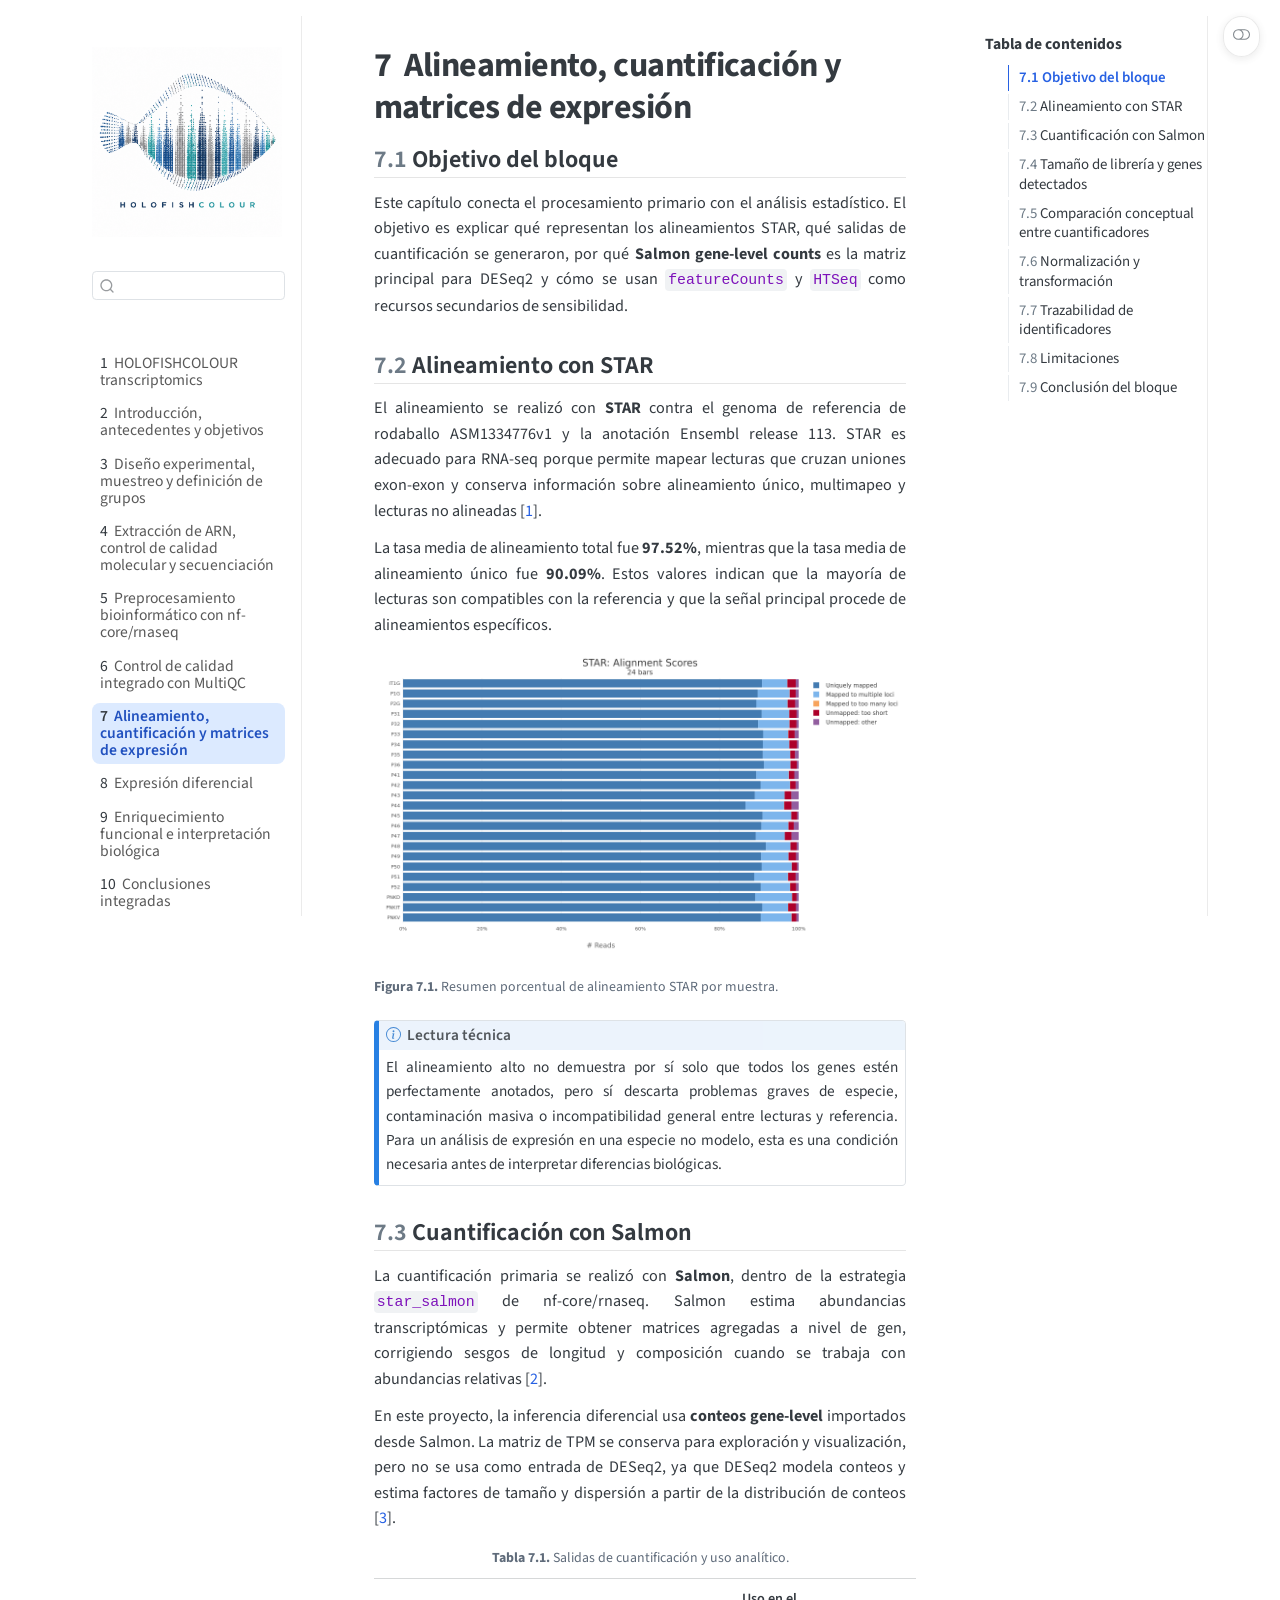
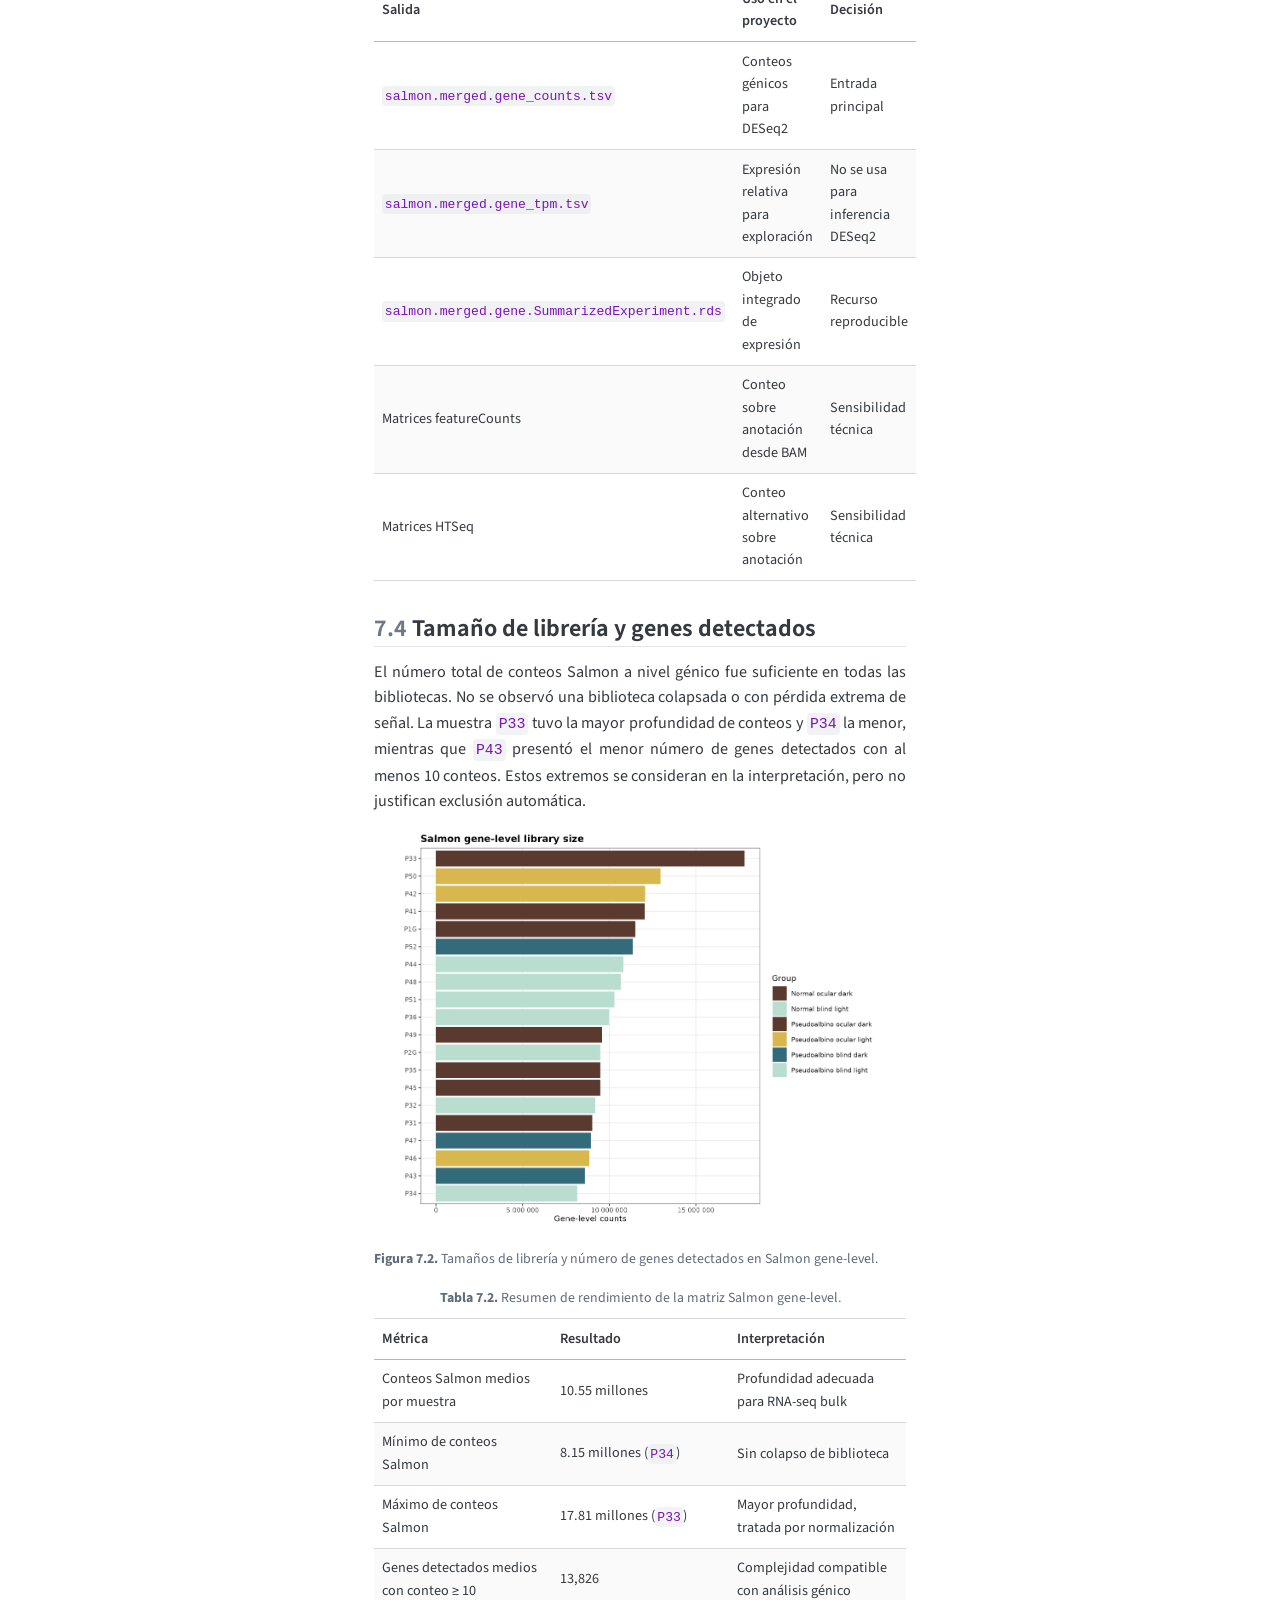
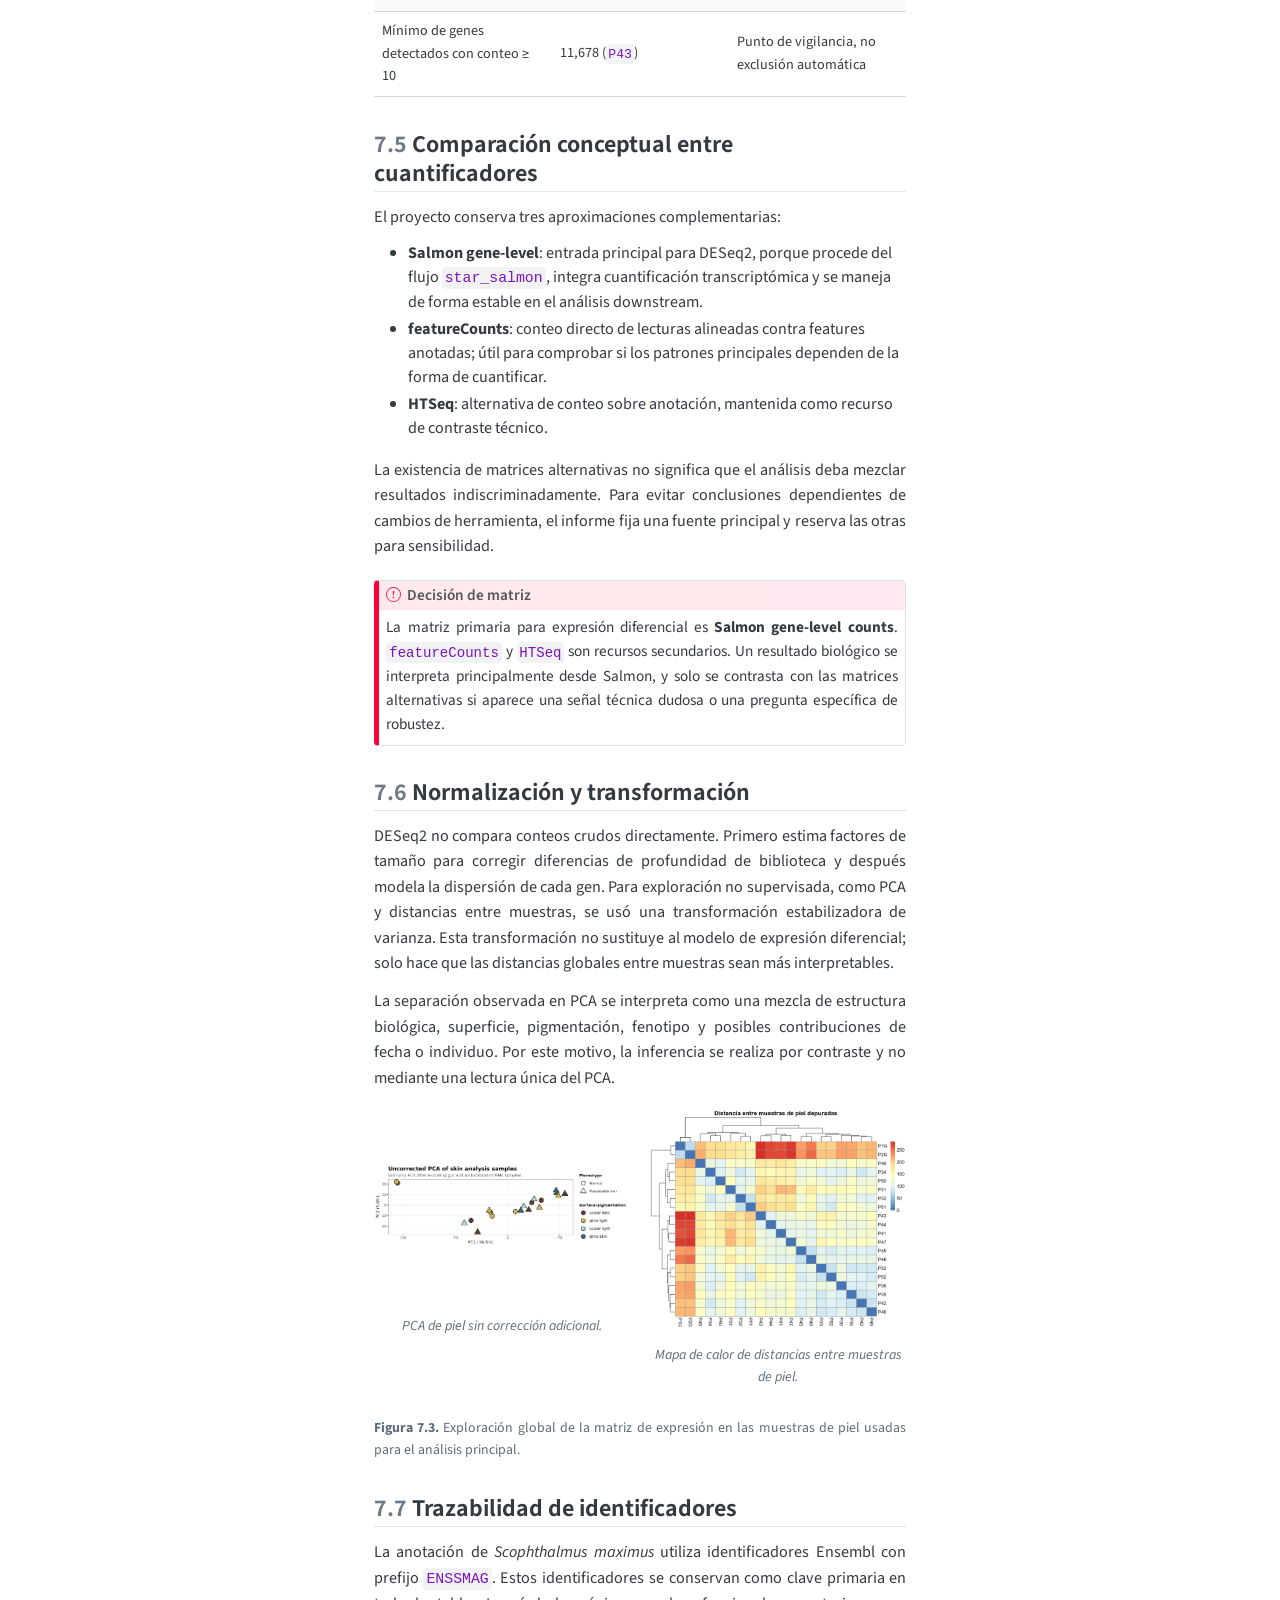
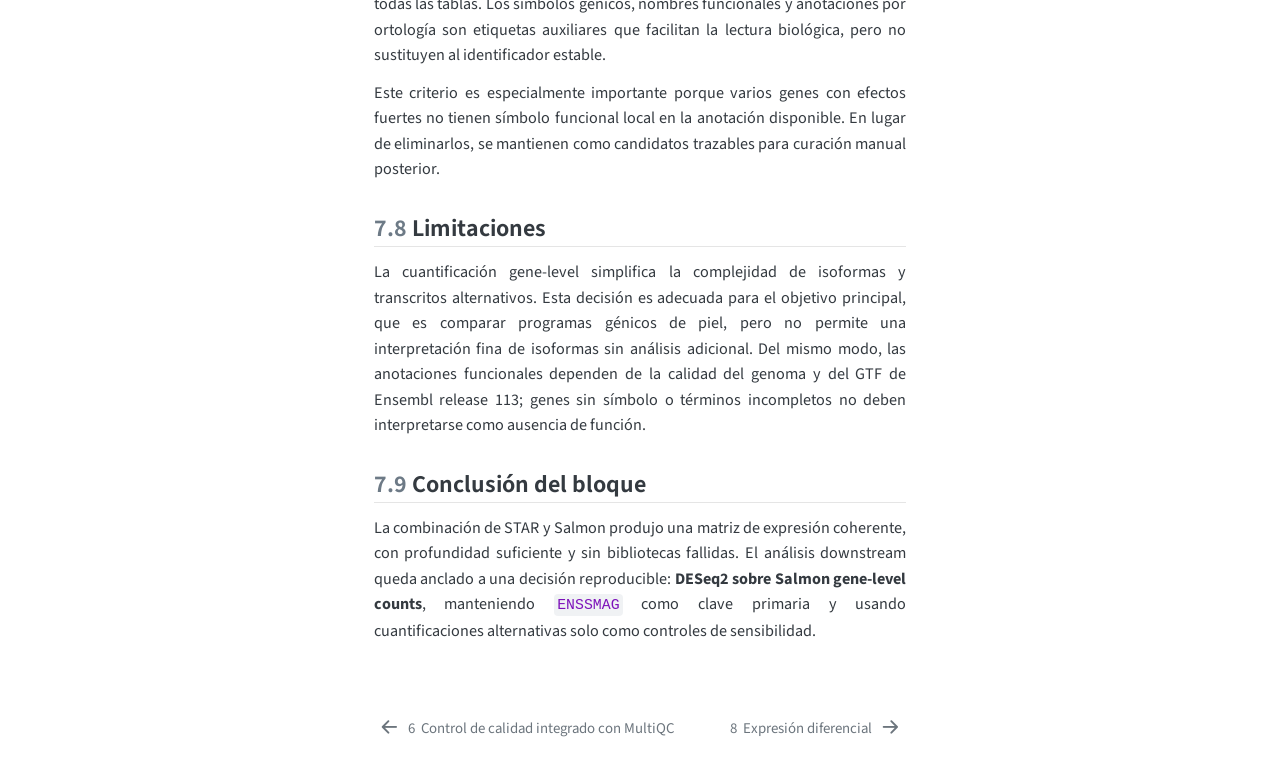
<file: docs/chapters/04_alignment_quant.html>
<!DOCTYPE html>
<html xmlns="http://www.w3.org/1999/xhtml" lang="es" xml:lang="es"><head>

<meta charset="utf-8">
<meta name="generator" content="quarto-1.8.27">

<meta name="viewport" content="width=device-width, initial-scale=1.0, user-scalable=yes">


<title>7&nbsp; Alineamiento, cuantificación y matrices de expresión – HOLOFISHCOLOUR transcriptomics</title>
<style>
code{white-space: pre-wrap;}
span.smallcaps{font-variant: small-caps;}
div.columns{display: flex; gap: min(4vw, 1.5em);}
div.column{flex: auto; overflow-x: auto;}
div.hanging-indent{margin-left: 1.5em; text-indent: -1.5em;}
ul.task-list{list-style: none;}
ul.task-list li input[type="checkbox"] {
  width: 0.8em;
  margin: 0 0.8em 0.2em -1em; /* quarto-specific, see https://github.com/quarto-dev/quarto-cli/issues/4556 */ 
  vertical-align: middle;
}
/* CSS for citations */
div.csl-bib-body { }
div.csl-entry {
  clear: both;
  margin-bottom: 0em;
}
.hanging-indent div.csl-entry {
  margin-left:2em;
  text-indent:-2em;
}
div.csl-left-margin {
  min-width:2em;
  float:left;
}
div.csl-right-inline {
  margin-left:2em;
  padding-left:1em;
}
div.csl-indent {
  margin-left: 2em;
}</style>


<script src="../site_libs/quarto-nav/quarto-nav.js"></script>
<script src="../site_libs/quarto-nav/headroom.min.js"></script>
<script src="../site_libs/clipboard/clipboard.min.js"></script>
<script src="../site_libs/quarto-search/autocomplete.umd.js"></script>
<script src="../site_libs/quarto-search/fuse.min.js"></script>
<script src="../site_libs/quarto-search/quarto-search.js"></script>
<meta name="quarto:offset" content="../">
<link href="../chapters/05_differential_expression.html" rel="next">
<link href="../chapters/03_qc_multiqc.html" rel="prev">
<script src="../site_libs/quarto-html/quarto.js" type="module"></script>
<script src="../site_libs/quarto-html/tabsets/tabsets.js" type="module"></script>
<script src="../site_libs/quarto-html/axe/axe-check.js" type="module"></script>
<script src="../site_libs/quarto-html/popper.min.js"></script>
<script src="../site_libs/quarto-html/tippy.umd.min.js"></script>
<script src="../site_libs/quarto-html/anchor.min.js"></script>
<link href="../site_libs/quarto-html/tippy.css" rel="stylesheet">
<link href="../site_libs/quarto-html/quarto-syntax-highlighting-ed96de9b727972fe78a7b5d16c58bf87.css" rel="stylesheet" class="quarto-color-scheme" id="quarto-text-highlighting-styles">
<link href="../site_libs/quarto-html/quarto-syntax-highlighting-dark-4d9afe2b8d18ee9fa5d0d57b5ed4214d.css" rel="stylesheet" class="quarto-color-scheme quarto-color-alternate" id="quarto-text-highlighting-styles">
<link href="../site_libs/quarto-html/quarto-syntax-highlighting-ed96de9b727972fe78a7b5d16c58bf87.css" rel="stylesheet" class="quarto-color-scheme-extra" id="quarto-text-highlighting-styles">
<script src="../site_libs/bootstrap/bootstrap.min.js"></script>
<link href="../site_libs/bootstrap/bootstrap-icons.css" rel="stylesheet">
<link href="../site_libs/bootstrap/bootstrap-0dd2bd5de344125cf763a379ddc3eb04.min.css" rel="stylesheet" append-hash="true" class="quarto-color-scheme" id="quarto-bootstrap" data-mode="light">
<link href="../site_libs/bootstrap/bootstrap-dark-7e34ecb6a0e7991f0346b0751d4a7c3f.min.css" rel="stylesheet" append-hash="true" class="quarto-color-scheme quarto-color-alternate" id="quarto-bootstrap" data-mode="dark">
<link href="../site_libs/bootstrap/bootstrap-0dd2bd5de344125cf763a379ddc3eb04.min.css" rel="stylesheet" append-hash="true" class="quarto-color-scheme-extra" id="quarto-bootstrap" data-mode="light">
<script src="../site_libs/quarto-contrib/glightbox/glightbox.min.js"></script>
<link href="../site_libs/quarto-contrib/glightbox/glightbox.min.css" rel="stylesheet">
<link href="../site_libs/quarto-contrib/glightbox/lightbox.css" rel="stylesheet">
<script id="quarto-search-options" type="application/json">{
  "location": "sidebar",
  "copy-button": false,
  "collapse-after": 3,
  "panel-placement": "start",
  "type": "textbox",
  "limit": 50,
  "keyboard-shortcut": [
    "f",
    "/",
    "s"
  ],
  "show-item-context": false,
  "language": {
    "search-no-results-text": "No se han encontrado resultados",
    "search-matching-documents-text": "documentos encontrados",
    "search-copy-link-title": "Copiar el enlace en la búsqueda",
    "search-hide-matches-text": "Ocultar resultados adicionales",
    "search-more-match-text": "resultado adicional en este documento",
    "search-more-matches-text": "resultados adicionales en este documento",
    "search-clear-button-title": "Borrar",
    "search-text-placeholder": "",
    "search-detached-cancel-button-title": "Cancelar",
    "search-submit-button-title": "Enviar",
    "search-label": "Buscar"
  }
}</script>
<style>html{ scroll-behavior: smooth; }</style>


<link rel="stylesheet" href="../styles.css">
</head>

<body class="nav-sidebar floating quarto-light"><script id="quarto-html-before-body" type="application/javascript">
    const toggleBodyColorMode = (bsSheetEl) => {
      const mode = bsSheetEl.getAttribute("data-mode");
      const bodyEl = window.document.querySelector("body");
      if (mode === "dark") {
        bodyEl.classList.add("quarto-dark");
        bodyEl.classList.remove("quarto-light");
      } else {
        bodyEl.classList.add("quarto-light");
        bodyEl.classList.remove("quarto-dark");
      }
    }
    const toggleBodyColorPrimary = () => {
      const bsSheetEl = window.document.querySelector("link#quarto-bootstrap:not([rel=disabled-stylesheet])");
      if (bsSheetEl) {
        toggleBodyColorMode(bsSheetEl);
      }
    }
    const setColorSchemeToggle = (alternate) => {
      const toggles = window.document.querySelectorAll('.quarto-color-scheme-toggle');
      for (let i=0; i < toggles.length; i++) {
        const toggle = toggles[i];
        if (toggle) {
          if (alternate) {
            toggle.classList.add("alternate");
          } else {
            toggle.classList.remove("alternate");
          }
        }
      }
    };
    const toggleColorMode = (alternate) => {
      // Switch the stylesheets
      const primaryStylesheets = window.document.querySelectorAll('link.quarto-color-scheme:not(.quarto-color-alternate)');
      const alternateStylesheets = window.document.querySelectorAll('link.quarto-color-scheme.quarto-color-alternate');
      manageTransitions('#quarto-margin-sidebar .nav-link', false);
      if (alternate) {
        // note: dark is layered on light, we don't disable primary!
        enableStylesheet(alternateStylesheets);
        for (const sheetNode of alternateStylesheets) {
          if (sheetNode.id === "quarto-bootstrap") {
            toggleBodyColorMode(sheetNode);
          }
        }
      } else {
        disableStylesheet(alternateStylesheets);
        enableStylesheet(primaryStylesheets)
        toggleBodyColorPrimary();
      }
      manageTransitions('#quarto-margin-sidebar .nav-link', true);
      // Switch the toggles
      setColorSchemeToggle(alternate)
      // Hack to workaround the fact that safari doesn't
      // properly recolor the scrollbar when toggling (#1455)
      if (navigator.userAgent.indexOf('Safari') > 0 && navigator.userAgent.indexOf('Chrome') == -1) {
        manageTransitions("body", false);
        window.scrollTo(0, 1);
        setTimeout(() => {
          window.scrollTo(0, 0);
          manageTransitions("body", true);
        }, 40);
      }
    }
    const disableStylesheet = (stylesheets) => {
      for (let i=0; i < stylesheets.length; i++) {
        const stylesheet = stylesheets[i];
        stylesheet.rel = 'disabled-stylesheet';
      }
    }
    const enableStylesheet = (stylesheets) => {
      for (let i=0; i < stylesheets.length; i++) {
        const stylesheet = stylesheets[i];
        if(stylesheet.rel !== 'stylesheet') { // for Chrome, which will still FOUC without this check
          stylesheet.rel = 'stylesheet';
        }
      }
    }
    const manageTransitions = (selector, allowTransitions) => {
      const els = window.document.querySelectorAll(selector);
      for (let i=0; i < els.length; i++) {
        const el = els[i];
        if (allowTransitions) {
          el.classList.remove('notransition');
        } else {
          el.classList.add('notransition');
        }
      }
    }
    const isFileUrl = () => {
      return window.location.protocol === 'file:';
    }
    const hasAlternateSentinel = () => {
      let styleSentinel = getColorSchemeSentinel();
      if (styleSentinel !== null) {
        return styleSentinel === "alternate";
      } else {
        return false;
      }
    }
    const setStyleSentinel = (alternate) => {
      const value = alternate ? "alternate" : "default";
      if (!isFileUrl()) {
        window.localStorage.setItem("quarto-color-scheme", value);
      } else {
        localAlternateSentinel = value;
      }
    }
    const getColorSchemeSentinel = () => {
      if (!isFileUrl()) {
        const storageValue = window.localStorage.getItem("quarto-color-scheme");
        return storageValue != null ? storageValue : localAlternateSentinel;
      } else {
        return localAlternateSentinel;
      }
    }
    const toggleGiscusIfUsed = (isAlternate, darkModeDefault) => {
      const baseTheme = document.querySelector('#giscus-base-theme')?.value ?? 'light';
      const alternateTheme = document.querySelector('#giscus-alt-theme')?.value ?? 'dark';
      let newTheme = '';
      if(authorPrefersDark) {
        newTheme = isAlternate ? baseTheme : alternateTheme;
      } else {
        newTheme = isAlternate ? alternateTheme : baseTheme;
      }
      const changeGiscusTheme = () => {
        // From: https://github.com/giscus/giscus/issues/336
        const sendMessage = (message) => {
          const iframe = document.querySelector('iframe.giscus-frame');
          if (!iframe) return;
          iframe.contentWindow.postMessage({ giscus: message }, 'https://giscus.app');
        }
        sendMessage({
          setConfig: {
            theme: newTheme
          }
        });
      }
      const isGiscussLoaded = window.document.querySelector('iframe.giscus-frame') !== null;
      if (isGiscussLoaded) {
        changeGiscusTheme();
      }
    };
    const authorPrefersDark = false;
    const darkModeDefault = authorPrefersDark;
      document.querySelector('link#quarto-text-highlighting-styles.quarto-color-scheme-extra').rel = 'disabled-stylesheet';
      document.querySelector('link#quarto-bootstrap.quarto-color-scheme-extra').rel = 'disabled-stylesheet';
    let localAlternateSentinel = darkModeDefault ? 'alternate' : 'default';
    // Dark / light mode switch
    window.quartoToggleColorScheme = () => {
      // Read the current dark / light value
      let toAlternate = !hasAlternateSentinel();
      toggleColorMode(toAlternate);
      setStyleSentinel(toAlternate);
      toggleGiscusIfUsed(toAlternate, darkModeDefault);
      window.dispatchEvent(new Event('resize'));
    };
    // Switch to dark mode if need be
    if (hasAlternateSentinel()) {
      toggleColorMode(true);
    } else {
      toggleColorMode(false);
    }
  </script>

<div id="quarto-search-results"></div>
  <header id="quarto-header" class="headroom fixed-top">
  <nav class="quarto-secondary-nav">
    <div class="container-fluid d-flex">
      <button type="button" class="quarto-btn-toggle btn" data-bs-toggle="collapse" role="button" data-bs-target=".quarto-sidebar-collapse-item" aria-controls="quarto-sidebar" aria-expanded="false" aria-label="Alternar barra lateral" onclick="if (window.quartoToggleHeadroom) { window.quartoToggleHeadroom(); }">
        <i class="bi bi-layout-text-sidebar-reverse"></i>
      </button>
        <nav class="quarto-page-breadcrumbs" aria-label="breadcrumb"><ol class="breadcrumb"><li class="breadcrumb-item"><a href="../chapters/04_alignment_quant.html"><span class="chapter-number">7</span>&nbsp; <span class="chapter-title">Alineamiento, cuantificación y matrices de expresión</span></a></li></ol></nav>
        <a class="flex-grow-1" role="navigation" data-bs-toggle="collapse" data-bs-target=".quarto-sidebar-collapse-item" aria-controls="quarto-sidebar" aria-expanded="false" aria-label="Alternar barra lateral" onclick="if (window.quartoToggleHeadroom) { window.quartoToggleHeadroom(); }">      
        </a>
      <button type="button" class="btn quarto-search-button" aria-label="Buscar" onclick="window.quartoOpenSearch();">
        <i class="bi bi-search"></i>
      </button>
    </div>
  </nav>
</header>
<!-- content -->
<div id="quarto-content" class="quarto-container page-columns page-rows-contents page-layout-article">
<!-- sidebar -->
  <nav id="quarto-sidebar" class="sidebar collapse collapse-horizontal quarto-sidebar-collapse-item sidebar-navigation floating overflow-auto">
    <div class="pt-lg-2 mt-2 text-left sidebar-header sidebar-header-stacked">
      <a href="index.html" class="sidebar-logo-link">
      <img src="../images/holofishcolour_manhattan_logo_2026.png" alt="HOLOFISHCOLOUR" class="sidebar-logo light-content py-0 d-lg-inline d-none">
      <img src="../images/holofishcolour_manhattan_logo_2026.png" alt="HOLOFISHCOLOUR" class="sidebar-logo dark-content py-0 d-lg-inline d-none">
      </a>
    <div class="sidebar-title mb-0 py-0">
      <a href="../">HOLOFISHCOLOUR transcriptomics</a> 
        <div class="sidebar-tools-main">
  <a href="" class="quarto-color-scheme-toggle quarto-navigation-tool  px-1" onclick="window.quartoToggleColorScheme(); return false;" title="Alternar modo oscuro"><i class="bi"></i></a>
</div>
    </div>
      </div>
        <div class="mt-2 flex-shrink-0 align-items-center">
        <div class="sidebar-search">
        <div id="quarto-search" class="" title="Buscar"></div>
        </div>
        </div>
    <div class="sidebar-menu-container"> 
    <ul class="list-unstyled mt-1">
        <li class="sidebar-item">
  <div class="sidebar-item-container"> 
  <a href="../index.html" class="sidebar-item-text sidebar-link">
 <span class="menu-text"><span class="chapter-number">1</span>&nbsp; <span class="chapter-title">HOLOFISHCOLOUR transcriptomics</span></span></a>
  </div>
</li>
        <li class="sidebar-item">
  <div class="sidebar-item-container"> 
  <a href="../chapters/01_intro.html" class="sidebar-item-text sidebar-link">
 <span class="menu-text"><span class="chapter-number">2</span>&nbsp; <span class="chapter-title">Introducción, antecedentes y objetivos</span></span></a>
  </div>
</li>
        <li class="sidebar-item">
  <div class="sidebar-item-container"> 
  <a href="../chapters/02_exp_design.html" class="sidebar-item-text sidebar-link">
 <span class="menu-text"><span class="chapter-number">3</span>&nbsp; <span class="chapter-title">Diseño experimental, muestreo y definición de grupos</span></span></a>
  </div>
</li>
        <li class="sidebar-item">
  <div class="sidebar-item-container"> 
  <a href="../chapters/03_results.html" class="sidebar-item-text sidebar-link">
 <span class="menu-text"><span class="chapter-number">4</span>&nbsp; <span class="chapter-title">Extracción de ARN, control de calidad molecular y secuenciación</span></span></a>
  </div>
</li>
        <li class="sidebar-item">
  <div class="sidebar-item-container"> 
  <a href="../chapters/02_methods_nfcore.html" class="sidebar-item-text sidebar-link">
 <span class="menu-text"><span class="chapter-number">5</span>&nbsp; <span class="chapter-title">Preprocesamiento bioinformático con nf-core/rnaseq</span></span></a>
  </div>
</li>
        <li class="sidebar-item">
  <div class="sidebar-item-container"> 
  <a href="../chapters/03_qc_multiqc.html" class="sidebar-item-text sidebar-link">
 <span class="menu-text"><span class="chapter-number">6</span>&nbsp; <span class="chapter-title">Control de calidad integrado con MultiQC</span></span></a>
  </div>
</li>
        <li class="sidebar-item">
  <div class="sidebar-item-container"> 
  <a href="../chapters/04_alignment_quant.html" class="sidebar-item-text sidebar-link active">
 <span class="menu-text"><span class="chapter-number">7</span>&nbsp; <span class="chapter-title">Alineamiento, cuantificación y matrices de expresión</span></span></a>
  </div>
</li>
        <li class="sidebar-item">
  <div class="sidebar-item-container"> 
  <a href="../chapters/05_differential_expression.html" class="sidebar-item-text sidebar-link">
 <span class="menu-text"><span class="chapter-number">8</span>&nbsp; <span class="chapter-title">Expresión diferencial</span></span></a>
  </div>
</li>
        <li class="sidebar-item">
  <div class="sidebar-item-container"> 
  <a href="../chapters/06_functional_interpretation.html" class="sidebar-item-text sidebar-link">
 <span class="menu-text"><span class="chapter-number">9</span>&nbsp; <span class="chapter-title">Enriquecimiento funcional e interpretación biológica</span></span></a>
  </div>
</li>
        <li class="sidebar-item">
  <div class="sidebar-item-container"> 
  <a href="../chapters/07_conclusions.html" class="sidebar-item-text sidebar-link">
 <span class="menu-text"><span class="chapter-number">10</span>&nbsp; <span class="chapter-title">Conclusiones integradas</span></span></a>
  </div>
</li>
        <li class="sidebar-item sidebar-item-section">
      <div class="sidebar-item-container"> 
            <a class="sidebar-item-text sidebar-link text-start" data-bs-toggle="collapse" data-bs-target="#quarto-sidebar-section-1" role="navigation" aria-expanded="true">
 <span class="menu-text">Apéndices</span></a>
          <a class="sidebar-item-toggle text-start" data-bs-toggle="collapse" data-bs-target="#quarto-sidebar-section-1" role="navigation" aria-expanded="true" aria-label="Alternar sección">
            <i class="bi bi-chevron-right ms-2"></i>
          </a> 
      </div>
      <ul id="quarto-sidebar-section-1" class="collapse list-unstyled sidebar-section depth1 show">  
          <li class="sidebar-item">
  <div class="sidebar-item-container"> 
  <a href="../appendices/rna_extraction_protocol.html" class="sidebar-item-text sidebar-link">
 <span class="menu-text"><span class="chapter-number">A</span>&nbsp; <span class="chapter-title">Protocolo de extracción de ARN con TRIzol y columnas Phase Lock Gel Heavy</span></span></a>
  </div>
</li>
          <li class="sidebar-item">
  <div class="sidebar-item-container"> 
  <a href="../appendices/reproducibility.html" class="sidebar-item-text sidebar-link">
 <span class="menu-text"><span class="chapter-number">B</span>&nbsp; <span class="chapter-title">Reproducibilidad y decisiones analíticas</span></span></a>
  </div>
</li>
      </ul>
  </li>
    </ul>
    </div>
</nav>
<div id="quarto-sidebar-glass" class="quarto-sidebar-collapse-item" data-bs-toggle="collapse" data-bs-target=".quarto-sidebar-collapse-item"></div>
<!-- margin-sidebar -->
    <div id="quarto-margin-sidebar" class="sidebar margin-sidebar">
        <nav id="TOC" role="doc-toc" class="toc-active">
    <h2 id="toc-title">Tabla de contenidos</h2>
   
  <ul>
  <li><a href="#objetivo-del-bloque" id="toc-objetivo-del-bloque" class="nav-link active" data-scroll-target="#objetivo-del-bloque"><span class="header-section-number">7.1</span> Objetivo del bloque</a></li>
  <li><a href="#alineamiento-con-star" id="toc-alineamiento-con-star" class="nav-link" data-scroll-target="#alineamiento-con-star"><span class="header-section-number">7.2</span> Alineamiento con STAR</a></li>
  <li><a href="#cuantificación-con-salmon" id="toc-cuantificación-con-salmon" class="nav-link" data-scroll-target="#cuantificación-con-salmon"><span class="header-section-number">7.3</span> Cuantificación con Salmon</a></li>
  <li><a href="#tamaño-de-librería-y-genes-detectados" id="toc-tamaño-de-librería-y-genes-detectados" class="nav-link" data-scroll-target="#tamaño-de-librería-y-genes-detectados"><span class="header-section-number">7.4</span> Tamaño de librería y genes detectados</a></li>
  <li><a href="#comparación-conceptual-entre-cuantificadores" id="toc-comparación-conceptual-entre-cuantificadores" class="nav-link" data-scroll-target="#comparación-conceptual-entre-cuantificadores"><span class="header-section-number">7.5</span> Comparación conceptual entre cuantificadores</a></li>
  <li><a href="#normalización-y-transformación" id="toc-normalización-y-transformación" class="nav-link" data-scroll-target="#normalización-y-transformación"><span class="header-section-number">7.6</span> Normalización y transformación</a></li>
  <li><a href="#trazabilidad-de-identificadores" id="toc-trazabilidad-de-identificadores" class="nav-link" data-scroll-target="#trazabilidad-de-identificadores"><span class="header-section-number">7.7</span> Trazabilidad de identificadores</a></li>
  <li><a href="#limitaciones" id="toc-limitaciones" class="nav-link" data-scroll-target="#limitaciones"><span class="header-section-number">7.8</span> Limitaciones</a></li>
  <li><a href="#conclusión-del-bloque" id="toc-conclusión-del-bloque" class="nav-link" data-scroll-target="#conclusión-del-bloque"><span class="header-section-number">7.9</span> Conclusión del bloque</a></li>
  </ul>
</nav>
    </div>
<!-- main -->
<main class="content" id="quarto-document-content">


<header id="title-block-header" class="quarto-title-block default">
<div class="quarto-title">
<h1 class="title"><span class="chapter-number">7</span>&nbsp; <span class="chapter-title">Alineamiento, cuantificación y matrices de expresión</span></h1>
</div>



<div class="quarto-title-meta">

    
  
    
  </div>
  


</header>


<section id="objetivo-del-bloque" class="level2" data-number="7.1">
<h2 data-number="7.1" class="anchored" data-anchor-id="objetivo-del-bloque"><span class="header-section-number">7.1</span> Objetivo del bloque</h2>
<p>Este capítulo conecta el procesamiento primario con el análisis estadístico. El objetivo es explicar qué representan los alineamientos STAR, qué salidas de cuantificación se generaron, por qué <strong>Salmon gene-level counts</strong> es la matriz principal para DESeq2 y cómo se usan <code>featureCounts</code> y <code>HTSeq</code> como recursos secundarios de sensibilidad.</p>
</section>
<section id="alineamiento-con-star" class="level2" data-number="7.2">
<h2 data-number="7.2" class="anchored" data-anchor-id="alineamiento-con-star"><span class="header-section-number">7.2</span> Alineamiento con STAR</h2>
<p>El alineamiento se realizó con <strong>STAR</strong> contra el genoma de referencia de rodaballo ASM1334776v1 y la anotación Ensembl release 113. STAR es adecuado para RNA-seq porque permite mapear lecturas que cruzan uniones exon-exon y conserva información sobre alineamiento único, multimapeo y lecturas no alineadas <span class="citation" data-cites="Dobin2013STAR">[<a href="01_intro.html#ref-Dobin2013STAR" role="doc-biblioref">1</a>]</span>.</p>
<p>La tasa media de alineamiento total fue <strong>97.52%</strong>, mientras que la tasa media de alineamiento único fue <strong>90.09%</strong>. Estos valores indican que la mayoría de lecturas son compatibles con la referencia y que la señal principal procede de alineamientos específicos.</p>
<div id="fig-alignment-star-summary" class="quarto-float quarto-figure quarto-figure-center anchored" data-fig-align="center">
<figure class="quarto-float quarto-float-fig figure">
<div aria-describedby="fig-alignment-star-summary-caption-0ceaefa1-69ba-4598-a22c-09a6ac19f8ca">
<a href="../figures/02_nfcore/star_alignment_pct.png" class="lightbox" data-gallery="quarto-lightbox-gallery-1" title="Figura&nbsp;7.1. Resumen porcentual de alineamiento STAR por muestra."><img src="../figures/02_nfcore/star_alignment_pct.png" class="img-fluid quarto-figure quarto-figure-center figure-img"></a>
</div>
<figcaption class="quarto-float-caption-bottom quarto-float-caption quarto-float-fig" id="fig-alignment-star-summary-caption-0ceaefa1-69ba-4598-a22c-09a6ac19f8ca">
<strong>Figura&nbsp;7.1.</strong> Resumen porcentual de alineamiento STAR por muestra.
</figcaption>
</figure>
</div>
<div class="callout callout-style-default callout-note callout-titled" title="Lectura técnica">
<div class="callout-header d-flex align-content-center">
<div class="callout-icon-container">
<i class="callout-icon"></i>
</div>
<div class="callout-title-container flex-fill">
<span class="screen-reader-only">Nota</span>Lectura técnica
</div>
</div>
<div class="callout-body-container callout-body">
<p>El alineamiento alto no demuestra por sí solo que todos los genes estén perfectamente anotados, pero sí descarta problemas graves de especie, contaminación masiva o incompatibilidad general entre lecturas y referencia. Para un análisis de expresión en una especie no modelo, esta es una condición necesaria antes de interpretar diferencias biológicas.</p>
</div>
</div>
</section>
<section id="cuantificación-con-salmon" class="level2" data-number="7.3">
<h2 data-number="7.3" class="anchored" data-anchor-id="cuantificación-con-salmon"><span class="header-section-number">7.3</span> Cuantificación con Salmon</h2>
<p>La cuantificación primaria se realizó con <strong>Salmon</strong>, dentro de la estrategia <code>star_salmon</code> de nf-core/rnaseq. Salmon estima abundancias transcriptómicas y permite obtener matrices agregadas a nivel de gen, corrigiendo sesgos de longitud y composición cuando se trabaja con abundancias relativas <span class="citation" data-cites="Patro2017Salmon">[<a href="01_intro.html#ref-Patro2017Salmon" role="doc-biblioref">2</a>]</span>.</p>
<p>En este proyecto, la inferencia diferencial usa <strong>conteos gene-level</strong> importados desde Salmon. La matriz de TPM se conserva para exploración y visualización, pero no se usa como entrada de DESeq2, ya que DESeq2 modela conteos y estima factores de tamaño y dispersión a partir de la distribución de conteos <span class="citation" data-cites="Love2014DESeq2">[<a href="01_intro.html#ref-Love2014DESeq2" role="doc-biblioref">3</a>]</span>.</p>
<div id="tbl-quantification-outputs" class="quarto-float quarto-figure quarto-figure-center anchored">
<figure class="quarto-float quarto-float-tbl figure">
<figcaption class="quarto-float-caption-top quarto-float-caption quarto-float-tbl" id="tbl-quantification-outputs-caption-0ceaefa1-69ba-4598-a22c-09a6ac19f8ca">
<strong>Tabla&nbsp;7.1.</strong> Salidas de cuantificación y uso analítico.
</figcaption>
<div aria-describedby="tbl-quantification-outputs-caption-0ceaefa1-69ba-4598-a22c-09a6ac19f8ca">
<table class="caption-top table">
<colgroup>
<col style="width: 33%">
<col style="width: 33%">
<col style="width: 33%">
</colgroup>
<thead>
<tr class="header">
<th style="text-align: left;">Salida</th>
<th style="text-align: left;">Uso en el proyecto</th>
<th style="text-align: left;">Decisión</th>
</tr>
</thead>
<tbody>
<tr class="odd">
<td style="text-align: left;"><code>salmon.merged.gene_counts.tsv</code></td>
<td style="text-align: left;">Conteos génicos para DESeq2</td>
<td style="text-align: left;">Entrada principal</td>
</tr>
<tr class="even">
<td style="text-align: left;"><code>salmon.merged.gene_tpm.tsv</code></td>
<td style="text-align: left;">Expresión relativa para exploración</td>
<td style="text-align: left;">No se usa para inferencia DESeq2</td>
</tr>
<tr class="odd">
<td style="text-align: left;"><code>salmon.merged.gene.SummarizedExperiment.rds</code></td>
<td style="text-align: left;">Objeto integrado de expresión</td>
<td style="text-align: left;">Recurso reproducible</td>
</tr>
<tr class="even">
<td style="text-align: left;">Matrices featureCounts</td>
<td style="text-align: left;">Conteo sobre anotación desde BAM</td>
<td style="text-align: left;">Sensibilidad técnica</td>
</tr>
<tr class="odd">
<td style="text-align: left;">Matrices HTSeq</td>
<td style="text-align: left;">Conteo alternativo sobre anotación</td>
<td style="text-align: left;">Sensibilidad técnica</td>
</tr>
</tbody>
</table>
</div>
</figure>
</div>
</section>
<section id="tamaño-de-librería-y-genes-detectados" class="level2" data-number="7.4">
<h2 data-number="7.4" class="anchored" data-anchor-id="tamaño-de-librería-y-genes-detectados"><span class="header-section-number">7.4</span> Tamaño de librería y genes detectados</h2>
<p>El número total de conteos Salmon a nivel génico fue suficiente en todas las bibliotecas. No se observó una biblioteca colapsada o con pérdida extrema de señal. La muestra <code>P33</code> tuvo la mayor profundidad de conteos y <code>P34</code> la menor, mientras que <code>P43</code> presentó el menor número de genes detectados con al menos 10 conteos. Estos extremos se consideran en la interpretación, pero no justifican exclusión automática.</p>
<div id="fig-salmon-library-sizes" class="quarto-float quarto-figure quarto-figure-center anchored" data-fig-align="center">
<figure class="quarto-float quarto-float-fig figure">
<div aria-describedby="fig-salmon-library-sizes-caption-0ceaefa1-69ba-4598-a22c-09a6ac19f8ca">
<a href="../figures/03_qc_r/salmon_library_sizes.png" class="lightbox" data-gallery="quarto-lightbox-gallery-2" title="Figura&nbsp;7.2. Tamaños de librería y número de genes detectados en Salmon gene-level."><img src="../figures/03_qc_r/salmon_library_sizes.png" class="img-fluid quarto-figure quarto-figure-center figure-img" style="width:90.0%"></a>
</div>
<figcaption class="quarto-float-caption-bottom quarto-float-caption quarto-float-fig" id="fig-salmon-library-sizes-caption-0ceaefa1-69ba-4598-a22c-09a6ac19f8ca">
<strong>Figura&nbsp;7.2.</strong> Tamaños de librería y número de genes detectados en Salmon gene-level.
</figcaption>
</figure>
</div>
<div id="tbl-salmon-summary" class="quarto-float quarto-figure quarto-figure-center anchored">
<figure class="quarto-float quarto-float-tbl figure">
<figcaption class="quarto-float-caption-top quarto-float-caption quarto-float-tbl" id="tbl-salmon-summary-caption-0ceaefa1-69ba-4598-a22c-09a6ac19f8ca">
<strong>Tabla&nbsp;7.2.</strong> Resumen de rendimiento de la matriz Salmon gene-level.
</figcaption>
<div aria-describedby="tbl-salmon-summary-caption-0ceaefa1-69ba-4598-a22c-09a6ac19f8ca">
<table class="caption-top table">
<colgroup>
<col style="width: 33%">
<col style="width: 33%">
<col style="width: 33%">
</colgroup>
<thead>
<tr class="header">
<th style="text-align: left;">Métrica</th>
<th style="text-align: left;">Resultado</th>
<th style="text-align: left;">Interpretación</th>
</tr>
</thead>
<tbody>
<tr class="odd">
<td style="text-align: left;">Conteos Salmon medios por muestra</td>
<td style="text-align: left;">10.55 millones</td>
<td style="text-align: left;">Profundidad adecuada para RNA-seq bulk</td>
</tr>
<tr class="even">
<td style="text-align: left;">Mínimo de conteos Salmon</td>
<td style="text-align: left;">8.15 millones (<code>P34</code>)</td>
<td style="text-align: left;">Sin colapso de biblioteca</td>
</tr>
<tr class="odd">
<td style="text-align: left;">Máximo de conteos Salmon</td>
<td style="text-align: left;">17.81 millones (<code>P33</code>)</td>
<td style="text-align: left;">Mayor profundidad, tratada por normalización</td>
</tr>
<tr class="even">
<td style="text-align: left;">Genes detectados medios con conteo ≥ 10</td>
<td style="text-align: left;">13,826</td>
<td style="text-align: left;">Complejidad compatible con análisis génico</td>
</tr>
<tr class="odd">
<td style="text-align: left;">Mínimo de genes detectados con conteo ≥ 10</td>
<td style="text-align: left;">11,678 (<code>P43</code>)</td>
<td style="text-align: left;">Punto de vigilancia, no exclusión automática</td>
</tr>
</tbody>
</table>
</div>
</figure>
</div>
</section>
<section id="comparación-conceptual-entre-cuantificadores" class="level2" data-number="7.5">
<h2 data-number="7.5" class="anchored" data-anchor-id="comparación-conceptual-entre-cuantificadores"><span class="header-section-number">7.5</span> Comparación conceptual entre cuantificadores</h2>
<p>El proyecto conserva tres aproximaciones complementarias:</p>
<ul>
<li><strong>Salmon gene-level</strong>: entrada principal para DESeq2, porque procede del flujo <code>star_salmon</code>, integra cuantificación transcriptómica y se maneja de forma estable en el análisis downstream.</li>
<li><strong>featureCounts</strong>: conteo directo de lecturas alineadas contra features anotadas; útil para comprobar si los patrones principales dependen de la forma de cuantificar.</li>
<li><strong>HTSeq</strong>: alternativa de conteo sobre anotación, mantenida como recurso de contraste técnico.</li>
</ul>
<p>La existencia de matrices alternativas no significa que el análisis deba mezclar resultados indiscriminadamente. Para evitar conclusiones dependientes de cambios de herramienta, el informe fija una fuente principal y reserva las otras para sensibilidad.</p>
<div class="callout callout-style-default callout-important callout-titled" title="Decisión de matriz">
<div class="callout-header d-flex align-content-center">
<div class="callout-icon-container">
<i class="callout-icon"></i>
</div>
<div class="callout-title-container flex-fill">
<span class="screen-reader-only">Importante</span>Decisión de matriz
</div>
</div>
<div class="callout-body-container callout-body">
<p>La matriz primaria para expresión diferencial es <strong>Salmon gene-level counts</strong>. <code>featureCounts</code> y <code>HTSeq</code> son recursos secundarios. Un resultado biológico se interpreta principalmente desde Salmon, y solo se contrasta con las matrices alternativas si aparece una señal técnica dudosa o una pregunta específica de robustez.</p>
</div>
</div>
</section>
<section id="normalización-y-transformación" class="level2" data-number="7.6">
<h2 data-number="7.6" class="anchored" data-anchor-id="normalización-y-transformación"><span class="header-section-number">7.6</span> Normalización y transformación</h2>
<p>DESeq2 no compara conteos crudos directamente. Primero estima factores de tamaño para corregir diferencias de profundidad de biblioteca y después modela la dispersión de cada gen. Para exploración no supervisada, como PCA y distancias entre muestras, se usó una transformación estabilizadora de varianza. Esta transformación no sustituye al modelo de expresión diferencial; solo hace que las distancias globales entre muestras sean más interpretables.</p>
<p>La separación observada en PCA se interpreta como una mezcla de estructura biológica, superficie, pigmentación, fenotipo y posibles contribuciones de fecha o individuo. Por este motivo, la inferencia se realiza por contraste y no mediante una lectura única del PCA.</p>
<div id="fig-expression-exploration" class="quarto-layout-panel">
<figure class="quarto-float quarto-float-fig figure">
<div aria-describedby="fig-expression-exploration-caption-0ceaefa1-69ba-4598-a22c-09a6ac19f8ca">
<div class="quarto-layout-row">
<div class="quarto-layout-cell" style="flex-basis: 50.0%;justify-content: flex-start;">
<div class="quarto-figure quarto-figure-center">
<figure class="figure">
<p><a href="../figures/03_qc_r/pca_all_skin_uncorrected.png" class="lightbox" data-gallery="quarto-lightbox-gallery-3" title="PCA de piel sin corrección adicional."><img src="../figures/03_qc_r/pca_all_skin_uncorrected.png" class="img-fluid figure-img"></a></p>
<figcaption>PCA de piel sin corrección adicional.</figcaption>
</figure>
</div>
</div>
<div class="quarto-layout-cell" style="flex-basis: 50.0%;justify-content: flex-start;">
<div class="quarto-figure quarto-figure-center">
<figure class="figure">
<p><a href="../figures/03_qc_r/sample_distance_heatmap_skin_core.png" class="lightbox" data-gallery="quarto-lightbox-gallery-4" title="Mapa de calor de distancias entre muestras de piel."><img src="../figures/03_qc_r/sample_distance_heatmap_skin_core.png" class="img-fluid figure-img"></a></p>
<figcaption>Mapa de calor de distancias entre muestras de piel.</figcaption>
</figure>
</div>
</div>
</div>
</div>
<figcaption class="quarto-float-caption-bottom quarto-float-caption quarto-float-fig" id="fig-expression-exploration-caption-0ceaefa1-69ba-4598-a22c-09a6ac19f8ca">
<strong>Figura&nbsp;7.3.</strong> Exploración global de la matriz de expresión en las muestras de piel usadas para el análisis principal.
</figcaption>
</figure>
</div>
</section>
<section id="trazabilidad-de-identificadores" class="level2" data-number="7.7">
<h2 data-number="7.7" class="anchored" data-anchor-id="trazabilidad-de-identificadores"><span class="header-section-number">7.7</span> Trazabilidad de identificadores</h2>
<p>La anotación de <em>Scophthalmus maximus</em> utiliza identificadores Ensembl con prefijo <code>ENSSMAG</code>. Estos identificadores se conservan como clave primaria en todas las tablas. Los símbolos génicos, nombres funcionales y anotaciones por ortología son etiquetas auxiliares que facilitan la lectura biológica, pero no sustituyen al identificador estable.</p>
<p>Este criterio es especialmente importante porque varios genes con efectos fuertes no tienen símbolo funcional local en la anotación disponible. En lugar de eliminarlos, se mantienen como candidatos trazables para curación manual posterior.</p>
</section>
<section id="limitaciones" class="level2" data-number="7.8">
<h2 data-number="7.8" class="anchored" data-anchor-id="limitaciones"><span class="header-section-number">7.8</span> Limitaciones</h2>
<p>La cuantificación gene-level simplifica la complejidad de isoformas y transcritos alternativos. Esta decisión es adecuada para el objetivo principal, que es comparar programas génicos de piel, pero no permite una interpretación fina de isoformas sin análisis adicional. Del mismo modo, las anotaciones funcionales dependen de la calidad del genoma y del GTF de Ensembl release 113; genes sin símbolo o términos incompletos no deben interpretarse como ausencia de función.</p>
</section>
<section id="conclusión-del-bloque" class="level2" data-number="7.9">
<h2 data-number="7.9" class="anchored" data-anchor-id="conclusión-del-bloque"><span class="header-section-number">7.9</span> Conclusión del bloque</h2>
<p>La combinación de STAR y Salmon produjo una matriz de expresión coherente, con profundidad suficiente y sin bibliotecas fallidas. El análisis downstream queda anclado a una decisión reproducible: <strong>DESeq2 sobre Salmon gene-level counts</strong>, manteniendo <code>ENSSMAG</code> como clave primaria y usando cuantificaciones alternativas solo como controles de sensibilidad.</p>


<div id="refs" class="references csl-bib-body" data-entry-spacing="0" role="list" style="display: none">
<div id="ref-Dobin2013STAR" class="csl-entry" role="listitem">
<div class="csl-left-margin">[1] </div><div class="csl-right-inline">Dobin A., Davis C. A., Schlesinger F., Drenkow J., Zaleski C., Jha S., Batut P., Chaisson M., Gingeras T. R. <span>STAR: ultrafast universal RNA-seq aligner</span>. Bioinformatics; 2013; 29(1):15-21. doi:<a href="https://doi.org/10.1093/bioinformatics/bts635">10.1093/bioinformatics/bts635</a> <a href="https://doi.org/10.1093/bioinformatics/bts635">https://doi.org/10.1093/bioinformatics/bts635</a></div>
</div>
<div id="ref-Patro2017Salmon" class="csl-entry" role="listitem">
<div class="csl-left-margin">[2] </div><div class="csl-right-inline">Patro R., Duggal G., Love M. I., Irizarry R. A., Kingsford C. <span>Salmon provides fast and bias-aware quantification of transcript expression</span>. Nature Methods; 2017; 14(4):417-419. doi:<a href="https://doi.org/10.1038/nmeth.4197">10.1038/nmeth.4197</a> <a href="https://doi.org/10.1038/nmeth.4197">https://doi.org/10.1038/nmeth.4197</a></div>
</div>
<div id="ref-Love2014DESeq2" class="csl-entry" role="listitem">
<div class="csl-left-margin">[3] </div><div class="csl-right-inline">Love M. I., Huber W., Anders S. <span>Moderated estimation of fold change and dispersion for RNA-seq data with DESeq2</span>. Genome Biology; 2014; 15(12):550. doi:<a href="https://doi.org/10.1186/s13059-014-0550-8">10.1186/s13059-014-0550-8</a> <a href="https://doi.org/10.1186/s13059-014-0550-8">https://doi.org/10.1186/s13059-014-0550-8</a></div>
</div>
</div>
</section>

</main> <!-- /main -->
<script id="quarto-html-after-body" type="application/javascript">
  window.document.addEventListener("DOMContentLoaded", function (event) {
    // Ensure there is a toggle, if there isn't float one in the top right
    if (window.document.querySelector('.quarto-color-scheme-toggle') === null) {
      const a = window.document.createElement('a');
      a.classList.add('top-right');
      a.classList.add('quarto-color-scheme-toggle');
      a.href = "";
      a.onclick = function() { try { window.quartoToggleColorScheme(); } catch {} return false; };
      const i = window.document.createElement("i");
      i.classList.add('bi');
      a.appendChild(i);
      window.document.body.appendChild(a);
    }
    setColorSchemeToggle(hasAlternateSentinel())
    const icon = "";
    const anchorJS = new window.AnchorJS();
    anchorJS.options = {
      placement: 'right',
      icon: icon
    };
    anchorJS.add('.anchored');
    const isCodeAnnotation = (el) => {
      for (const clz of el.classList) {
        if (clz.startsWith('code-annotation-')) {                     
          return true;
        }
      }
      return false;
    }
    const onCopySuccess = function(e) {
      // button target
      const button = e.trigger;
      // don't keep focus
      button.blur();
      // flash "checked"
      button.classList.add('code-copy-button-checked');
      var currentTitle = button.getAttribute("title");
      button.setAttribute("title", "Copiado");
      let tooltip;
      if (window.bootstrap) {
        button.setAttribute("data-bs-toggle", "tooltip");
        button.setAttribute("data-bs-placement", "left");
        button.setAttribute("data-bs-title", "Copiado");
        tooltip = new bootstrap.Tooltip(button, 
          { trigger: "manual", 
            customClass: "code-copy-button-tooltip",
            offset: [0, -8]});
        tooltip.show();    
      }
      setTimeout(function() {
        if (tooltip) {
          tooltip.hide();
          button.removeAttribute("data-bs-title");
          button.removeAttribute("data-bs-toggle");
          button.removeAttribute("data-bs-placement");
        }
        button.setAttribute("title", currentTitle);
        button.classList.remove('code-copy-button-checked');
      }, 1000);
      // clear code selection
      e.clearSelection();
    }
    const getTextToCopy = function(trigger) {
      const outerScaffold = trigger.parentElement.cloneNode(true);
      const codeEl = outerScaffold.querySelector('code');
      for (const childEl of codeEl.children) {
        if (isCodeAnnotation(childEl)) {
          childEl.remove();
        }
      }
      return codeEl.innerText;
    }
    const clipboard = new window.ClipboardJS('.code-copy-button:not([data-in-quarto-modal])', {
      text: getTextToCopy
    });
    clipboard.on('success', onCopySuccess);
    if (window.document.getElementById('quarto-embedded-source-code-modal')) {
      const clipboardModal = new window.ClipboardJS('.code-copy-button[data-in-quarto-modal]', {
        text: getTextToCopy,
        container: window.document.getElementById('quarto-embedded-source-code-modal')
      });
      clipboardModal.on('success', onCopySuccess);
    }
      var localhostRegex = new RegExp(/^(?:http|https):\/\/localhost\:?[0-9]*\//);
      var mailtoRegex = new RegExp(/^mailto:/);
        var filterRegex = new RegExp("https:\/\/dcosimber\.github\.io\/Transcriptomics\/");
      var isInternal = (href) => {
          return filterRegex.test(href) || localhostRegex.test(href) || mailtoRegex.test(href);
      }
      // Inspect non-navigation links and adorn them if external
     var links = window.document.querySelectorAll('a[href]:not(.nav-link):not(.navbar-brand):not(.toc-action):not(.sidebar-link):not(.sidebar-item-toggle):not(.pagination-link):not(.no-external):not([aria-hidden]):not(.dropdown-item):not(.quarto-navigation-tool):not(.about-link)');
      for (var i=0; i<links.length; i++) {
        const link = links[i];
        if (!isInternal(link.href)) {
          // undo the damage that might have been done by quarto-nav.js in the case of
          // links that we want to consider external
          if (link.dataset.originalHref !== undefined) {
            link.href = link.dataset.originalHref;
          }
            // target, if specified
            link.setAttribute("target", "_blank");
            if (link.getAttribute("rel") === null) {
              link.setAttribute("rel", "noopener");
            }
        }
      }
    function tippyHover(el, contentFn, onTriggerFn, onUntriggerFn) {
      const config = {
        allowHTML: true,
        maxWidth: 500,
        delay: 100,
        arrow: false,
        appendTo: function(el) {
            return el.parentElement;
        },
        interactive: true,
        interactiveBorder: 10,
        theme: 'quarto',
        placement: 'bottom-start',
      };
      if (contentFn) {
        config.content = contentFn;
      }
      if (onTriggerFn) {
        config.onTrigger = onTriggerFn;
      }
      if (onUntriggerFn) {
        config.onUntrigger = onUntriggerFn;
      }
      window.tippy(el, config); 
    }
    const noterefs = window.document.querySelectorAll('a[role="doc-noteref"]');
    for (var i=0; i<noterefs.length; i++) {
      const ref = noterefs[i];
      tippyHover(ref, function() {
        // use id or data attribute instead here
        let href = ref.getAttribute('data-footnote-href') || ref.getAttribute('href');
        try { href = new URL(href).hash; } catch {}
        const id = href.replace(/^#\/?/, "");
        const note = window.document.getElementById(id);
        if (note) {
          return note.innerHTML;
        } else {
          return "";
        }
      });
    }
    const xrefs = window.document.querySelectorAll('a.quarto-xref');
    const processXRef = (id, note) => {
      // Strip column container classes
      const stripColumnClz = (el) => {
        el.classList.remove("page-full", "page-columns");
        if (el.children) {
          for (const child of el.children) {
            stripColumnClz(child);
          }
        }
      }
      stripColumnClz(note)
      if (id === null || id.startsWith('sec-')) {
        // Special case sections, only their first couple elements
        const container = document.createElement("div");
        if (note.children && note.children.length > 2) {
          container.appendChild(note.children[0].cloneNode(true));
          for (let i = 1; i < note.children.length; i++) {
            const child = note.children[i];
            if (child.tagName === "P" && child.innerText === "") {
              continue;
            } else {
              container.appendChild(child.cloneNode(true));
              break;
            }
          }
          if (window.Quarto?.typesetMath) {
            window.Quarto.typesetMath(container);
          }
          return container.innerHTML
        } else {
          if (window.Quarto?.typesetMath) {
            window.Quarto.typesetMath(note);
          }
          return note.innerHTML;
        }
      } else {
        // Remove any anchor links if they are present
        const anchorLink = note.querySelector('a.anchorjs-link');
        if (anchorLink) {
          anchorLink.remove();
        }
        if (window.Quarto?.typesetMath) {
          window.Quarto.typesetMath(note);
        }
        if (note.classList.contains("callout")) {
          return note.outerHTML;
        } else {
          return note.innerHTML;
        }
      }
    }
    for (var i=0; i<xrefs.length; i++) {
      const xref = xrefs[i];
      tippyHover(xref, undefined, function(instance) {
        instance.disable();
        let url = xref.getAttribute('href');
        let hash = undefined; 
        if (url.startsWith('#')) {
          hash = url;
        } else {
          try { hash = new URL(url).hash; } catch {}
        }
        if (hash) {
          const id = hash.replace(/^#\/?/, "");
          const note = window.document.getElementById(id);
          if (note !== null) {
            try {
              const html = processXRef(id, note.cloneNode(true));
              instance.setContent(html);
            } finally {
              instance.enable();
              instance.show();
            }
          } else {
            // See if we can fetch this
            fetch(url.split('#')[0])
            .then(res => res.text())
            .then(html => {
              const parser = new DOMParser();
              const htmlDoc = parser.parseFromString(html, "text/html");
              const note = htmlDoc.getElementById(id);
              if (note !== null) {
                const html = processXRef(id, note);
                instance.setContent(html);
              } 
            }).finally(() => {
              instance.enable();
              instance.show();
            });
          }
        } else {
          // See if we can fetch a full url (with no hash to target)
          // This is a special case and we should probably do some content thinning / targeting
          fetch(url)
          .then(res => res.text())
          .then(html => {
            const parser = new DOMParser();
            const htmlDoc = parser.parseFromString(html, "text/html");
            const note = htmlDoc.querySelector('main.content');
            if (note !== null) {
              // This should only happen for chapter cross references
              // (since there is no id in the URL)
              // remove the first header
              if (note.children.length > 0 && note.children[0].tagName === "HEADER") {
                note.children[0].remove();
              }
              const html = processXRef(null, note);
              instance.setContent(html);
            } 
          }).finally(() => {
            instance.enable();
            instance.show();
          });
        }
      }, function(instance) {
      });
    }
        let selectedAnnoteEl;
        const selectorForAnnotation = ( cell, annotation) => {
          let cellAttr = 'data-code-cell="' + cell + '"';
          let lineAttr = 'data-code-annotation="' +  annotation + '"';
          const selector = 'span[' + cellAttr + '][' + lineAttr + ']';
          return selector;
        }
        const selectCodeLines = (annoteEl) => {
          const doc = window.document;
          const targetCell = annoteEl.getAttribute("data-target-cell");
          const targetAnnotation = annoteEl.getAttribute("data-target-annotation");
          const annoteSpan = window.document.querySelector(selectorForAnnotation(targetCell, targetAnnotation));
          const lines = annoteSpan.getAttribute("data-code-lines").split(",");
          const lineIds = lines.map((line) => {
            return targetCell + "-" + line;
          })
          let top = null;
          let height = null;
          let parent = null;
          if (lineIds.length > 0) {
              //compute the position of the single el (top and bottom and make a div)
              const el = window.document.getElementById(lineIds[0]);
              top = el.offsetTop;
              height = el.offsetHeight;
              parent = el.parentElement.parentElement;
            if (lineIds.length > 1) {
              const lastEl = window.document.getElementById(lineIds[lineIds.length - 1]);
              const bottom = lastEl.offsetTop + lastEl.offsetHeight;
              height = bottom - top;
            }
            if (top !== null && height !== null && parent !== null) {
              // cook up a div (if necessary) and position it 
              let div = window.document.getElementById("code-annotation-line-highlight");
              if (div === null) {
                div = window.document.createElement("div");
                div.setAttribute("id", "code-annotation-line-highlight");
                div.style.position = 'absolute';
                parent.appendChild(div);
              }
              div.style.top = top - 2 + "px";
              div.style.height = height + 4 + "px";
              div.style.left = 0;
              let gutterDiv = window.document.getElementById("code-annotation-line-highlight-gutter");
              if (gutterDiv === null) {
                gutterDiv = window.document.createElement("div");
                gutterDiv.setAttribute("id", "code-annotation-line-highlight-gutter");
                gutterDiv.style.position = 'absolute';
                const codeCell = window.document.getElementById(targetCell);
                const gutter = codeCell.querySelector('.code-annotation-gutter');
                gutter.appendChild(gutterDiv);
              }
              gutterDiv.style.top = top - 2 + "px";
              gutterDiv.style.height = height + 4 + "px";
            }
            selectedAnnoteEl = annoteEl;
          }
        };
        const unselectCodeLines = () => {
          const elementsIds = ["code-annotation-line-highlight", "code-annotation-line-highlight-gutter"];
          elementsIds.forEach((elId) => {
            const div = window.document.getElementById(elId);
            if (div) {
              div.remove();
            }
          });
          selectedAnnoteEl = undefined;
        };
          // Handle positioning of the toggle
      window.addEventListener(
        "resize",
        throttle(() => {
          elRect = undefined;
          if (selectedAnnoteEl) {
            selectCodeLines(selectedAnnoteEl);
          }
        }, 10)
      );
      function throttle(fn, ms) {
      let throttle = false;
      let timer;
        return (...args) => {
          if(!throttle) { // first call gets through
              fn.apply(this, args);
              throttle = true;
          } else { // all the others get throttled
              if(timer) clearTimeout(timer); // cancel #2
              timer = setTimeout(() => {
                fn.apply(this, args);
                timer = throttle = false;
              }, ms);
          }
        };
      }
        // Attach click handler to the DT
        const annoteDls = window.document.querySelectorAll('dt[data-target-cell]');
        for (const annoteDlNode of annoteDls) {
          annoteDlNode.addEventListener('click', (event) => {
            const clickedEl = event.target;
            if (clickedEl !== selectedAnnoteEl) {
              unselectCodeLines();
              const activeEl = window.document.querySelector('dt[data-target-cell].code-annotation-active');
              if (activeEl) {
                activeEl.classList.remove('code-annotation-active');
              }
              selectCodeLines(clickedEl);
              clickedEl.classList.add('code-annotation-active');
            } else {
              // Unselect the line
              unselectCodeLines();
              clickedEl.classList.remove('code-annotation-active');
            }
          });
        }
    const findCites = (el) => {
      const parentEl = el.parentElement;
      if (parentEl) {
        const cites = parentEl.dataset.cites;
        if (cites) {
          return {
            el,
            cites: cites.split(' ')
          };
        } else {
          return findCites(el.parentElement)
        }
      } else {
        return undefined;
      }
    };
    var bibliorefs = window.document.querySelectorAll('a[role="doc-biblioref"]');
    for (var i=0; i<bibliorefs.length; i++) {
      const ref = bibliorefs[i];
      const citeInfo = findCites(ref);
      if (citeInfo) {
        tippyHover(citeInfo.el, function() {
          var popup = window.document.createElement('div');
          citeInfo.cites.forEach(function(cite) {
            var citeDiv = window.document.createElement('div');
            citeDiv.classList.add('hanging-indent');
            citeDiv.classList.add('csl-entry');
            var biblioDiv = window.document.getElementById('ref-' + cite);
            if (biblioDiv) {
              citeDiv.innerHTML = biblioDiv.innerHTML;
            }
            popup.appendChild(citeDiv);
          });
          return popup.innerHTML;
        });
      }
    }
  });
  </script>
<nav class="page-navigation">
  <div class="nav-page nav-page-previous">
      <a href="../chapters/03_qc_multiqc.html" class="pagination-link" aria-label="Control de calidad integrado con MultiQC">
        <i class="bi bi-arrow-left-short"></i> <span class="nav-page-text"><span class="chapter-number">6</span>&nbsp; <span class="chapter-title">Control de calidad integrado con MultiQC</span></span>
      </a>          
  </div>
  <div class="nav-page nav-page-next">
      <a href="../chapters/05_differential_expression.html" class="pagination-link" aria-label="Expresión diferencial">
        <span class="nav-page-text"><span class="chapter-number">8</span>&nbsp; <span class="chapter-title">Expresión diferencial</span></span> <i class="bi bi-arrow-right-short"></i>
      </a>
  </div>
</nav>
</div> <!-- /content -->
<script>var lightboxQuarto = GLightbox({"closeEffect":"zoom","descPosition":"bottom","loop":false,"openEffect":"zoom","selector":".lightbox"});
(function() {
  let previousOnload = window.onload;
  window.onload = () => {
    if (previousOnload) {
      previousOnload();
    }
    lightboxQuarto.on('slide_before_load', (data) => {
      const { slideIndex, slideNode, slideConfig, player, trigger } = data;
      const href = trigger.getAttribute('href');
      if (href !== null) {
        const imgEl = window.document.querySelector(`a[href="${href}"] img`);
        if (imgEl !== null) {
          const srcAttr = imgEl.getAttribute("src");
          if (srcAttr && srcAttr.startsWith("data:")) {
            slideConfig.href = srcAttr;
          }
        }
      } 
    });
  
    lightboxQuarto.on('slide_after_load', (data) => {
      const { slideIndex, slideNode, slideConfig, player, trigger } = data;
      if (window.Quarto?.typesetMath) {
        window.Quarto.typesetMath(slideNode);
      }
    });
  
  };
  
})();
          </script>




<script src="../site_libs/quarto-html/zenscroll-min.js"></script>
</body></html>
</file>
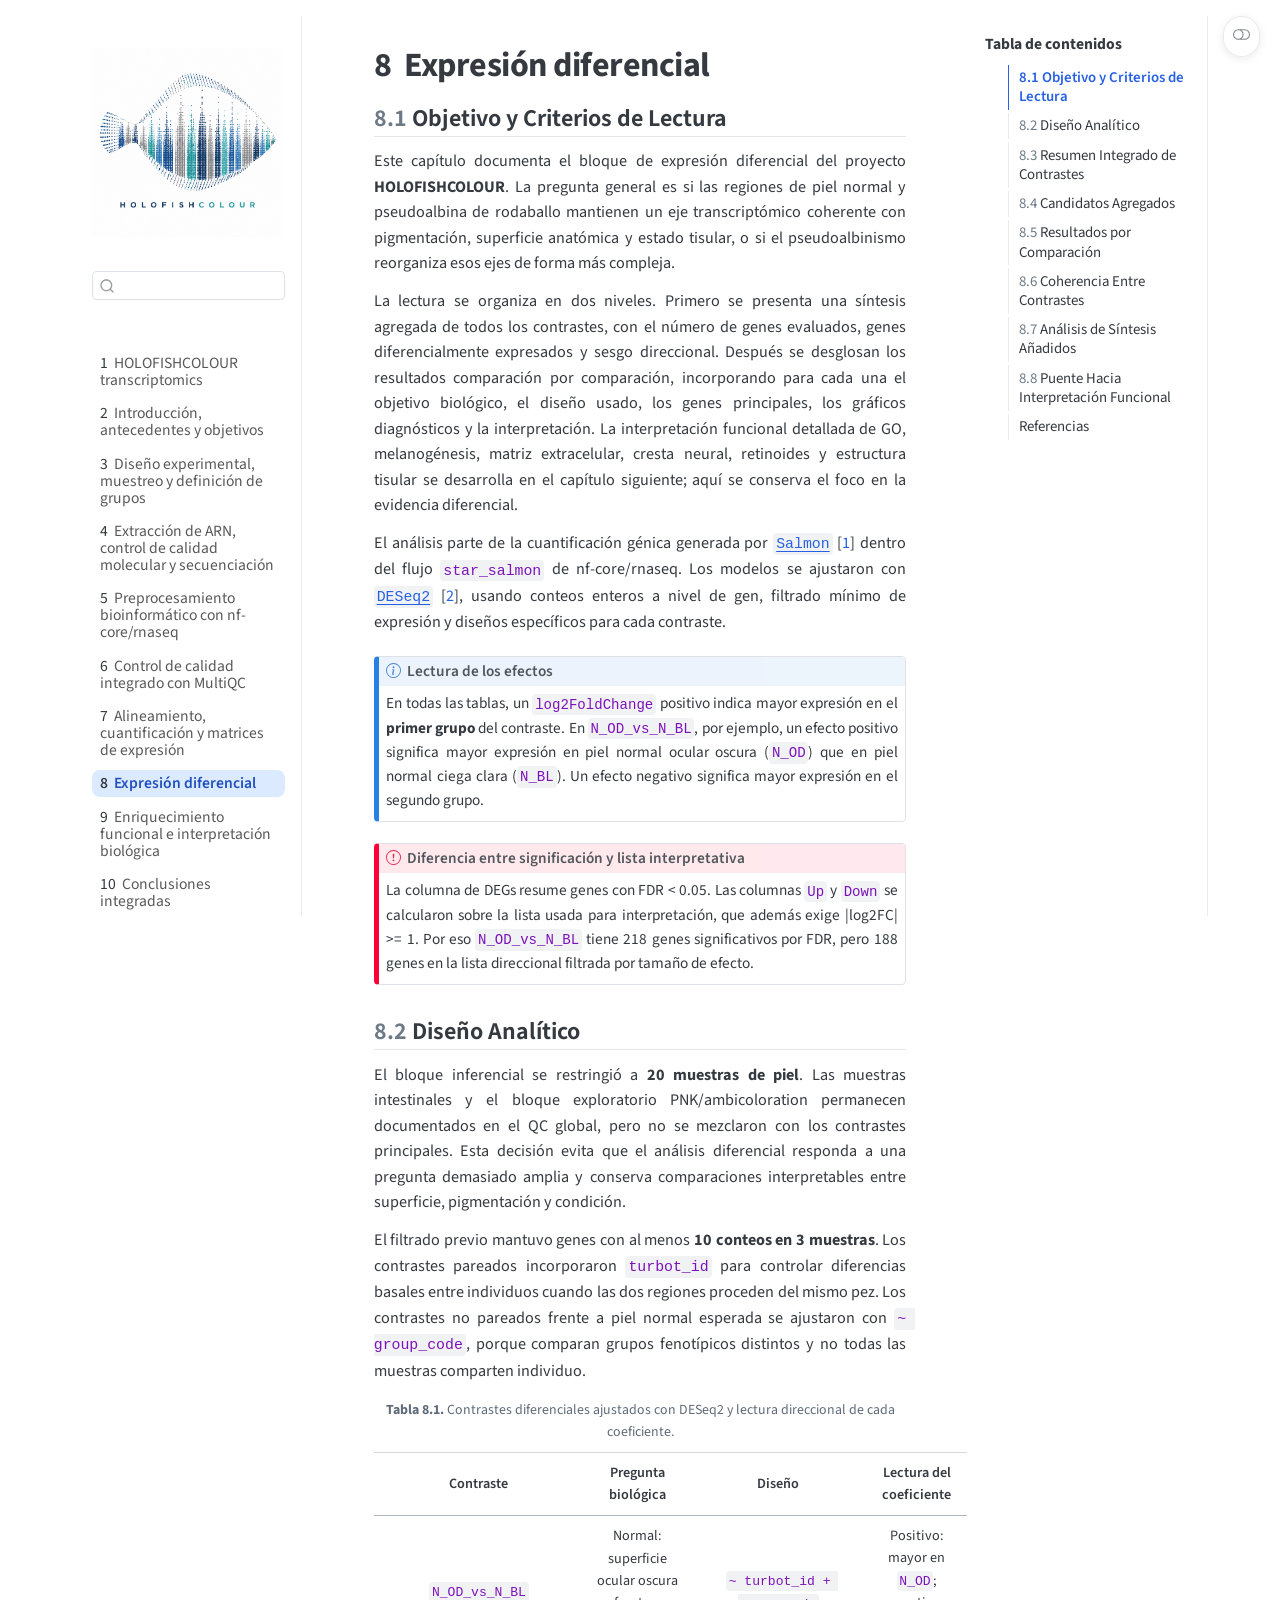
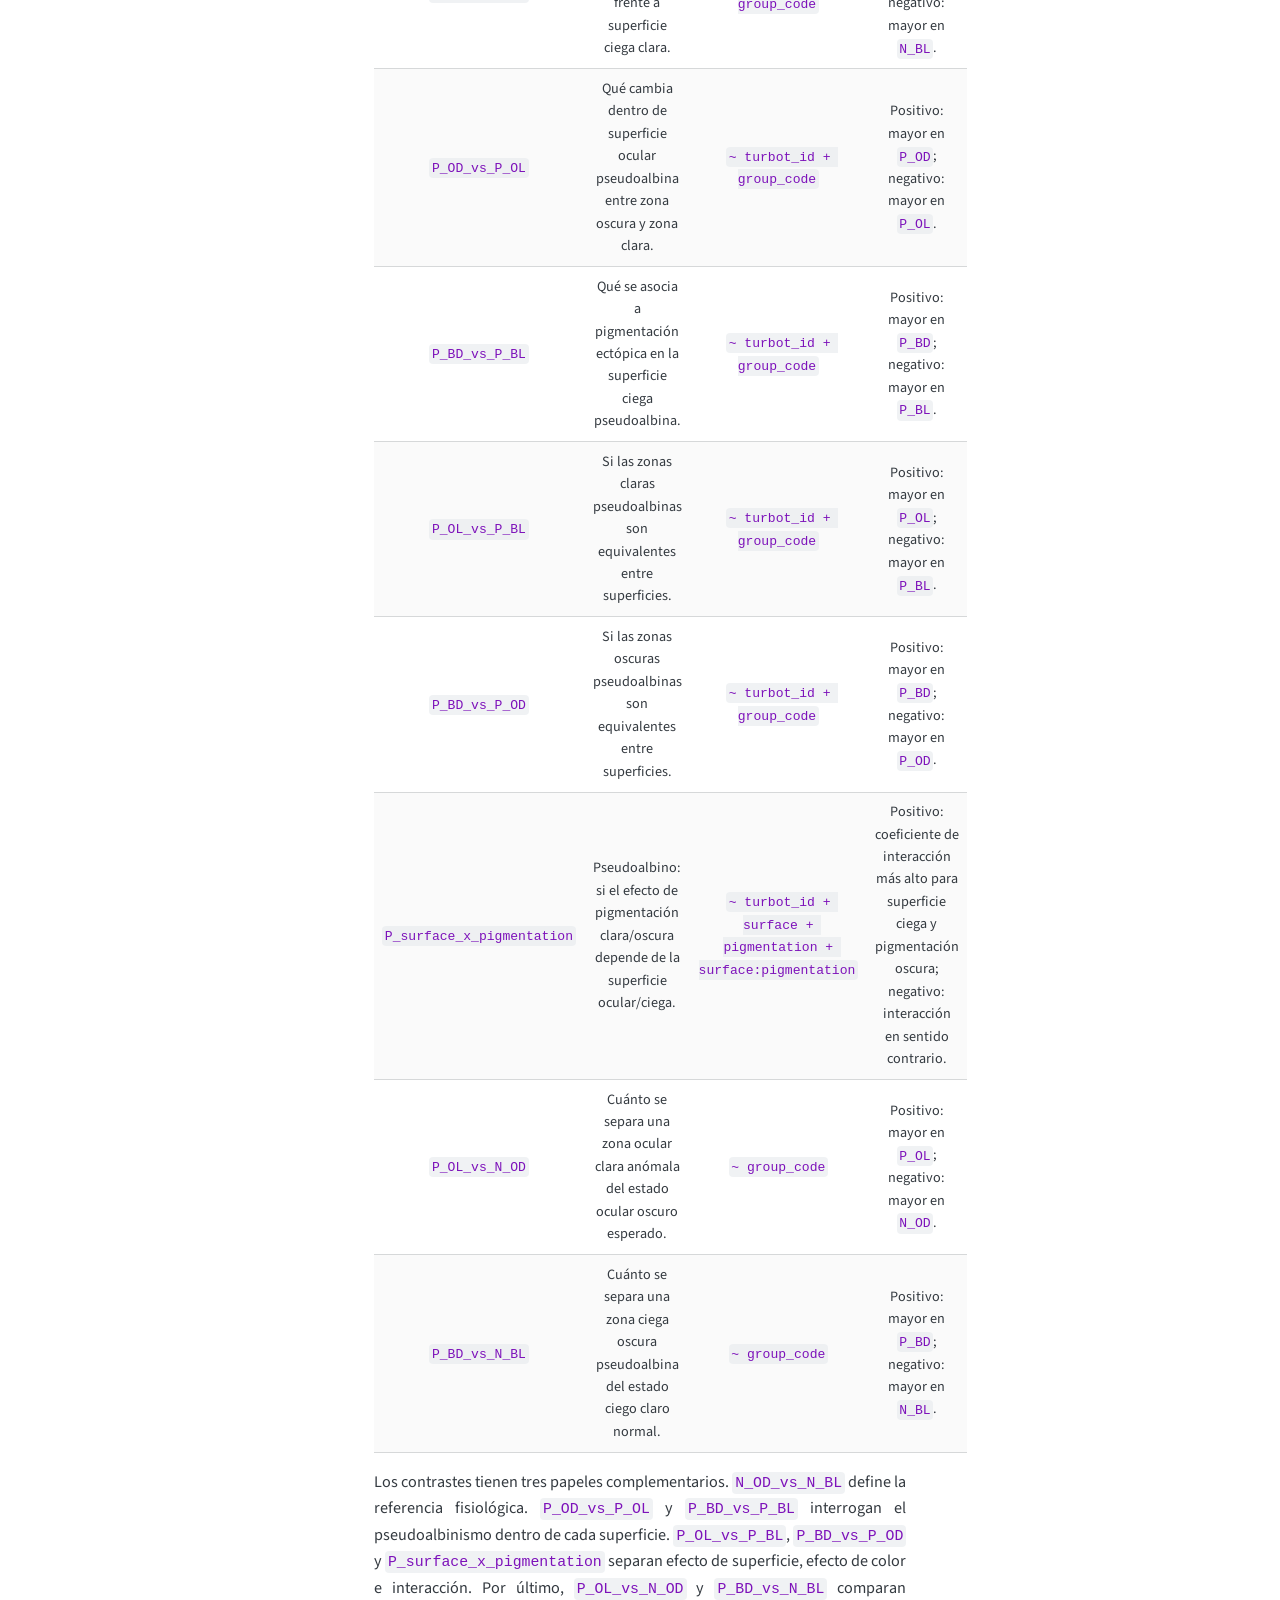
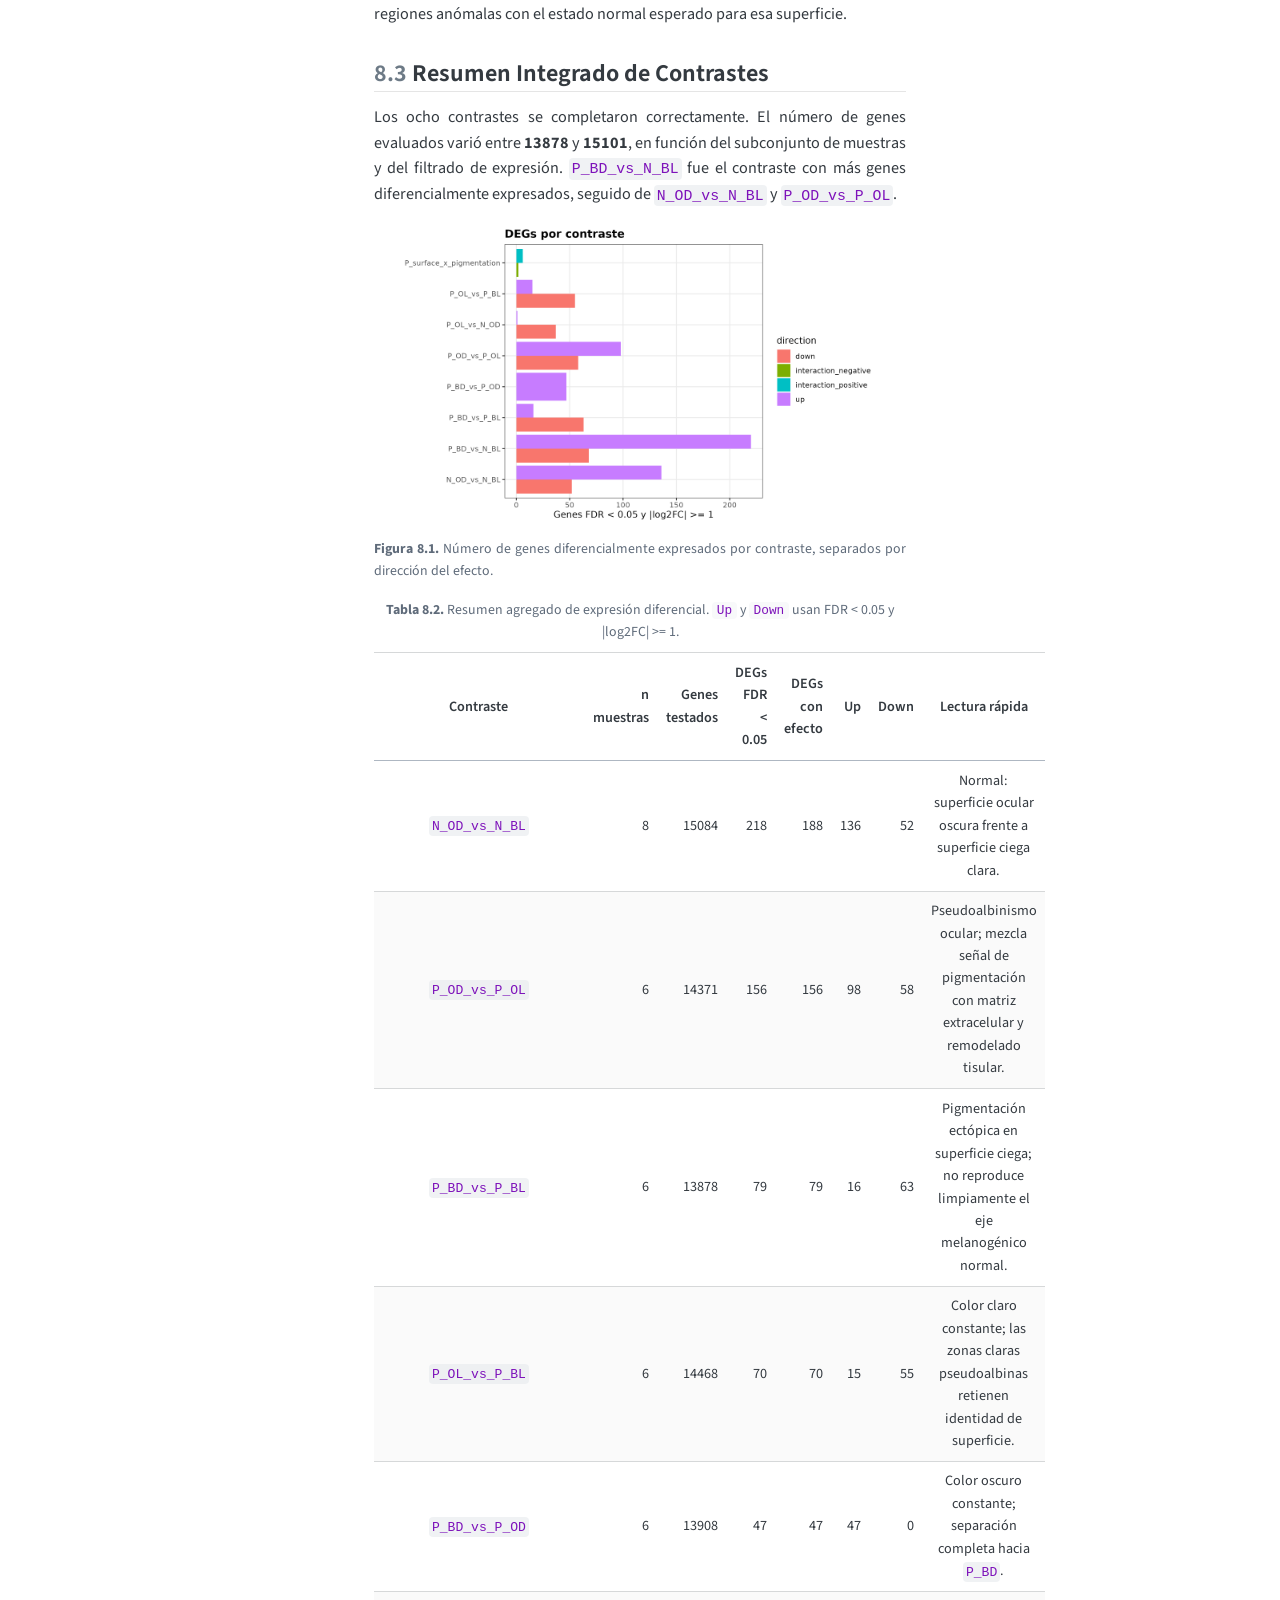
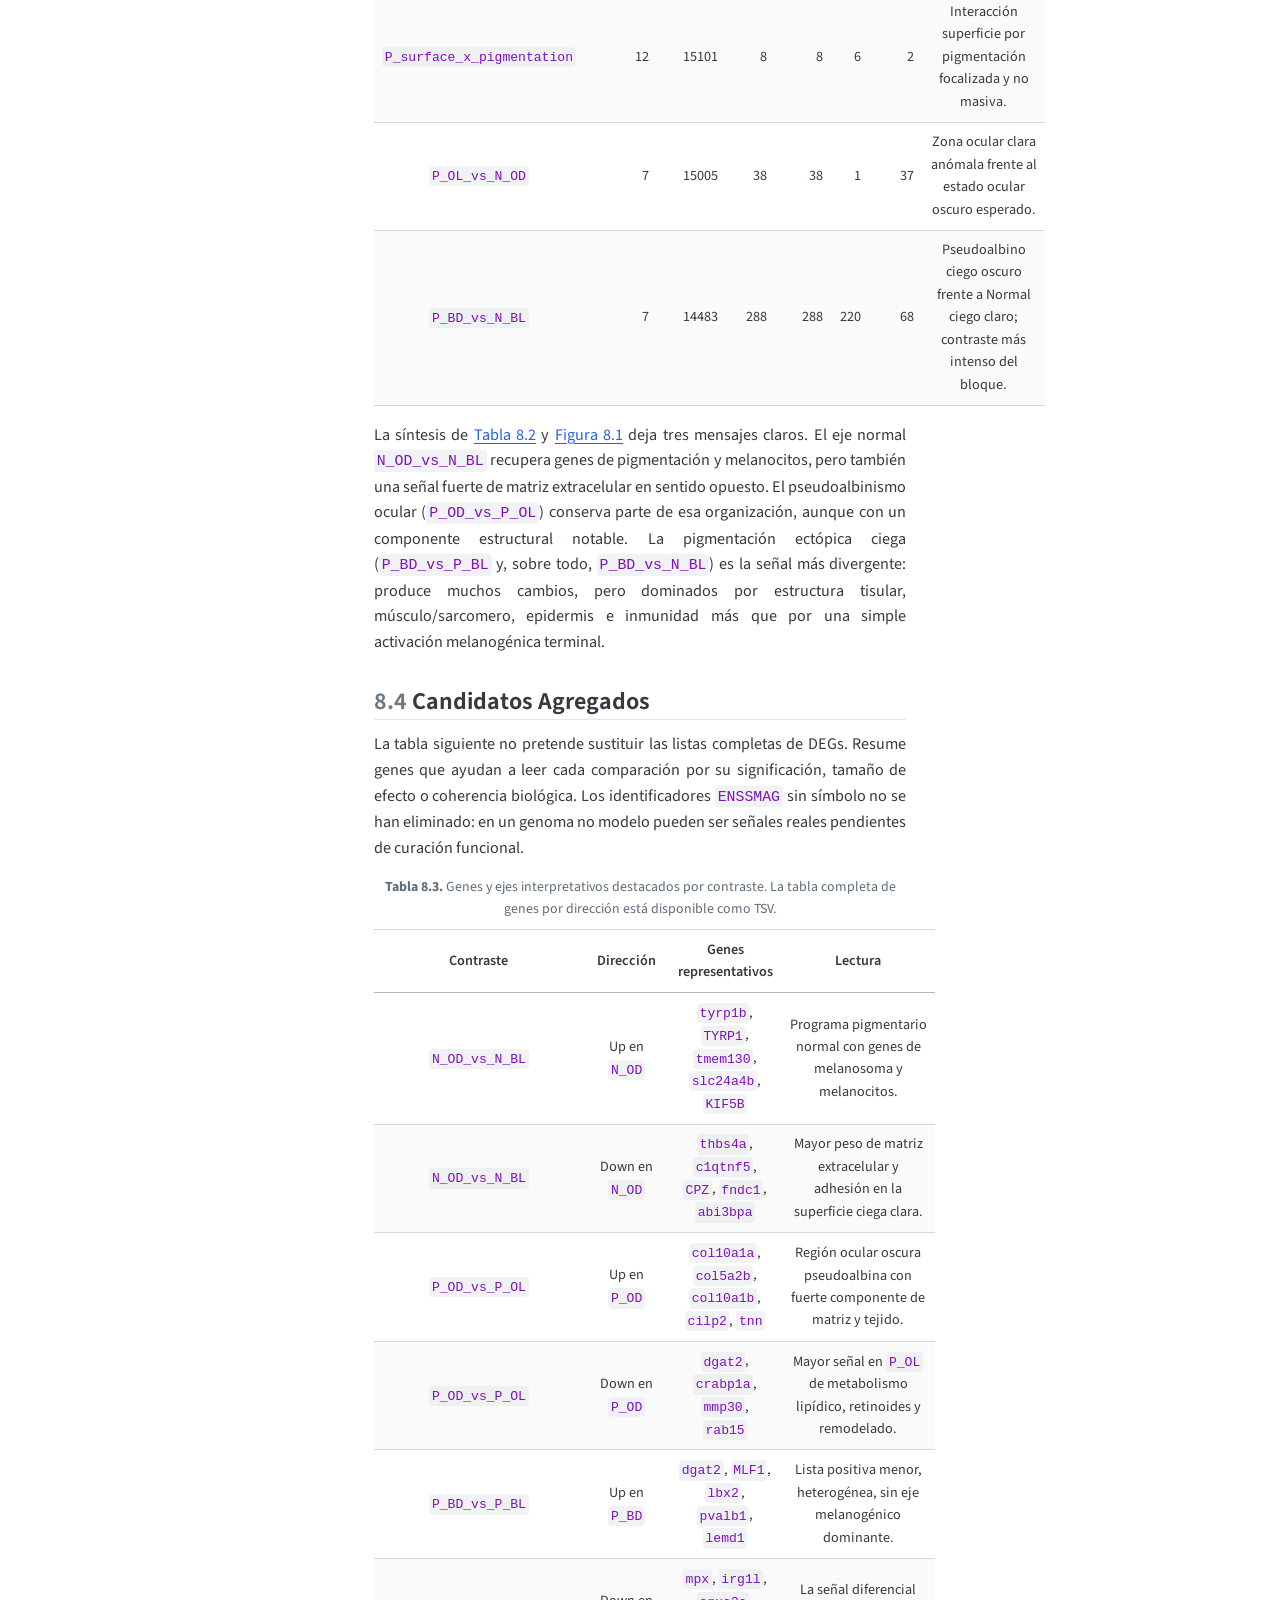
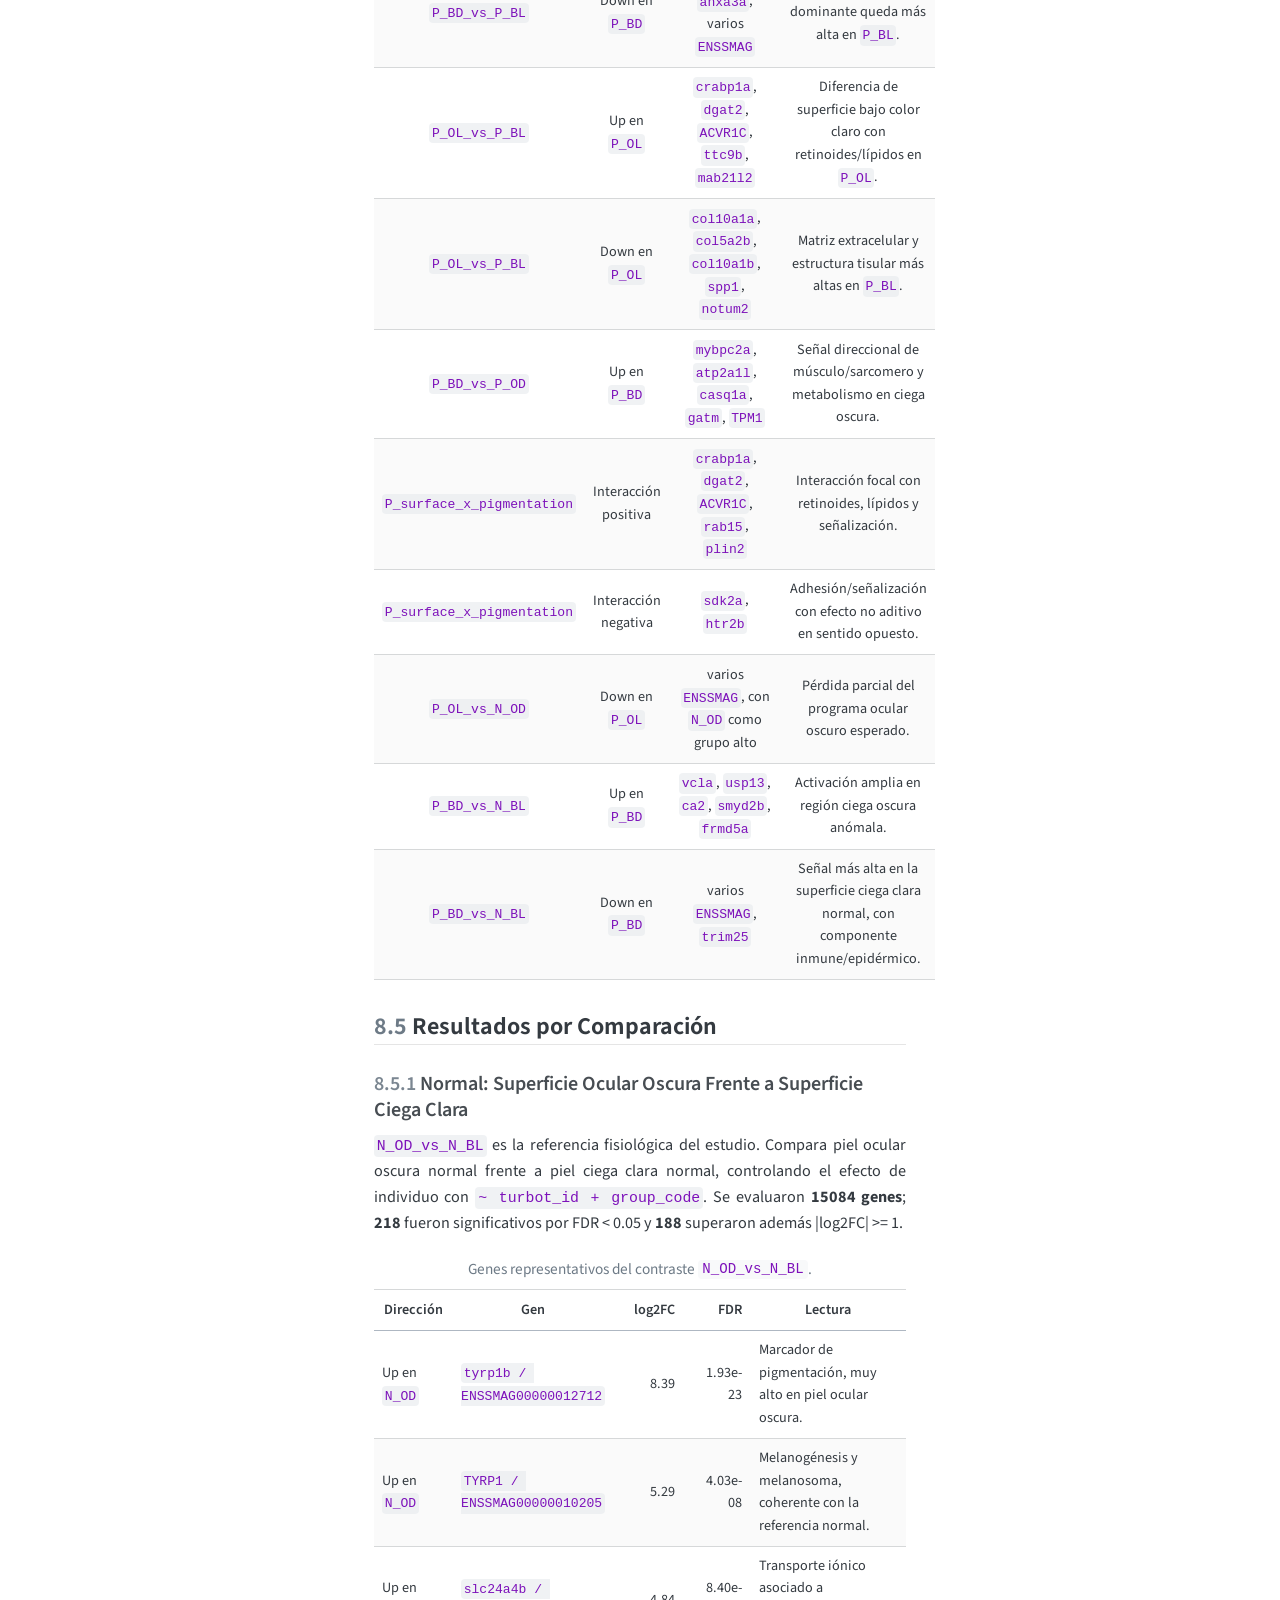
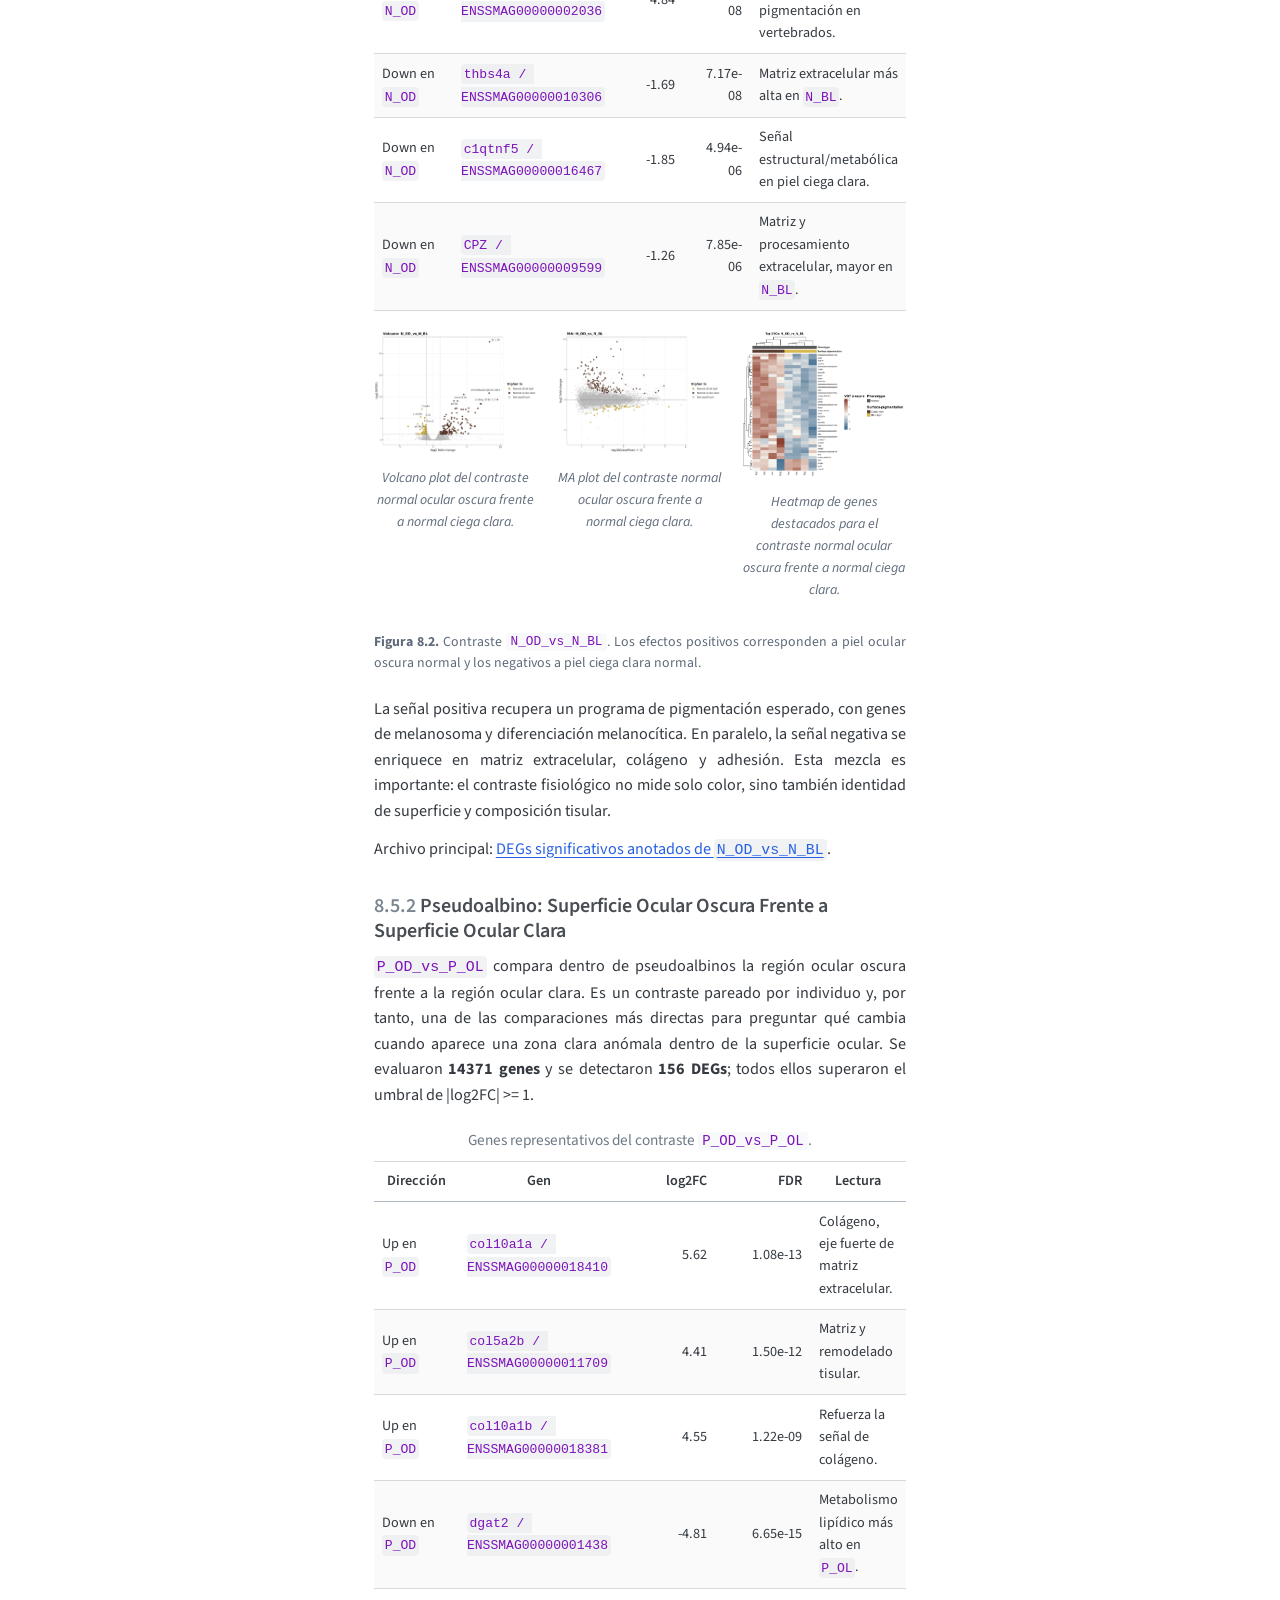
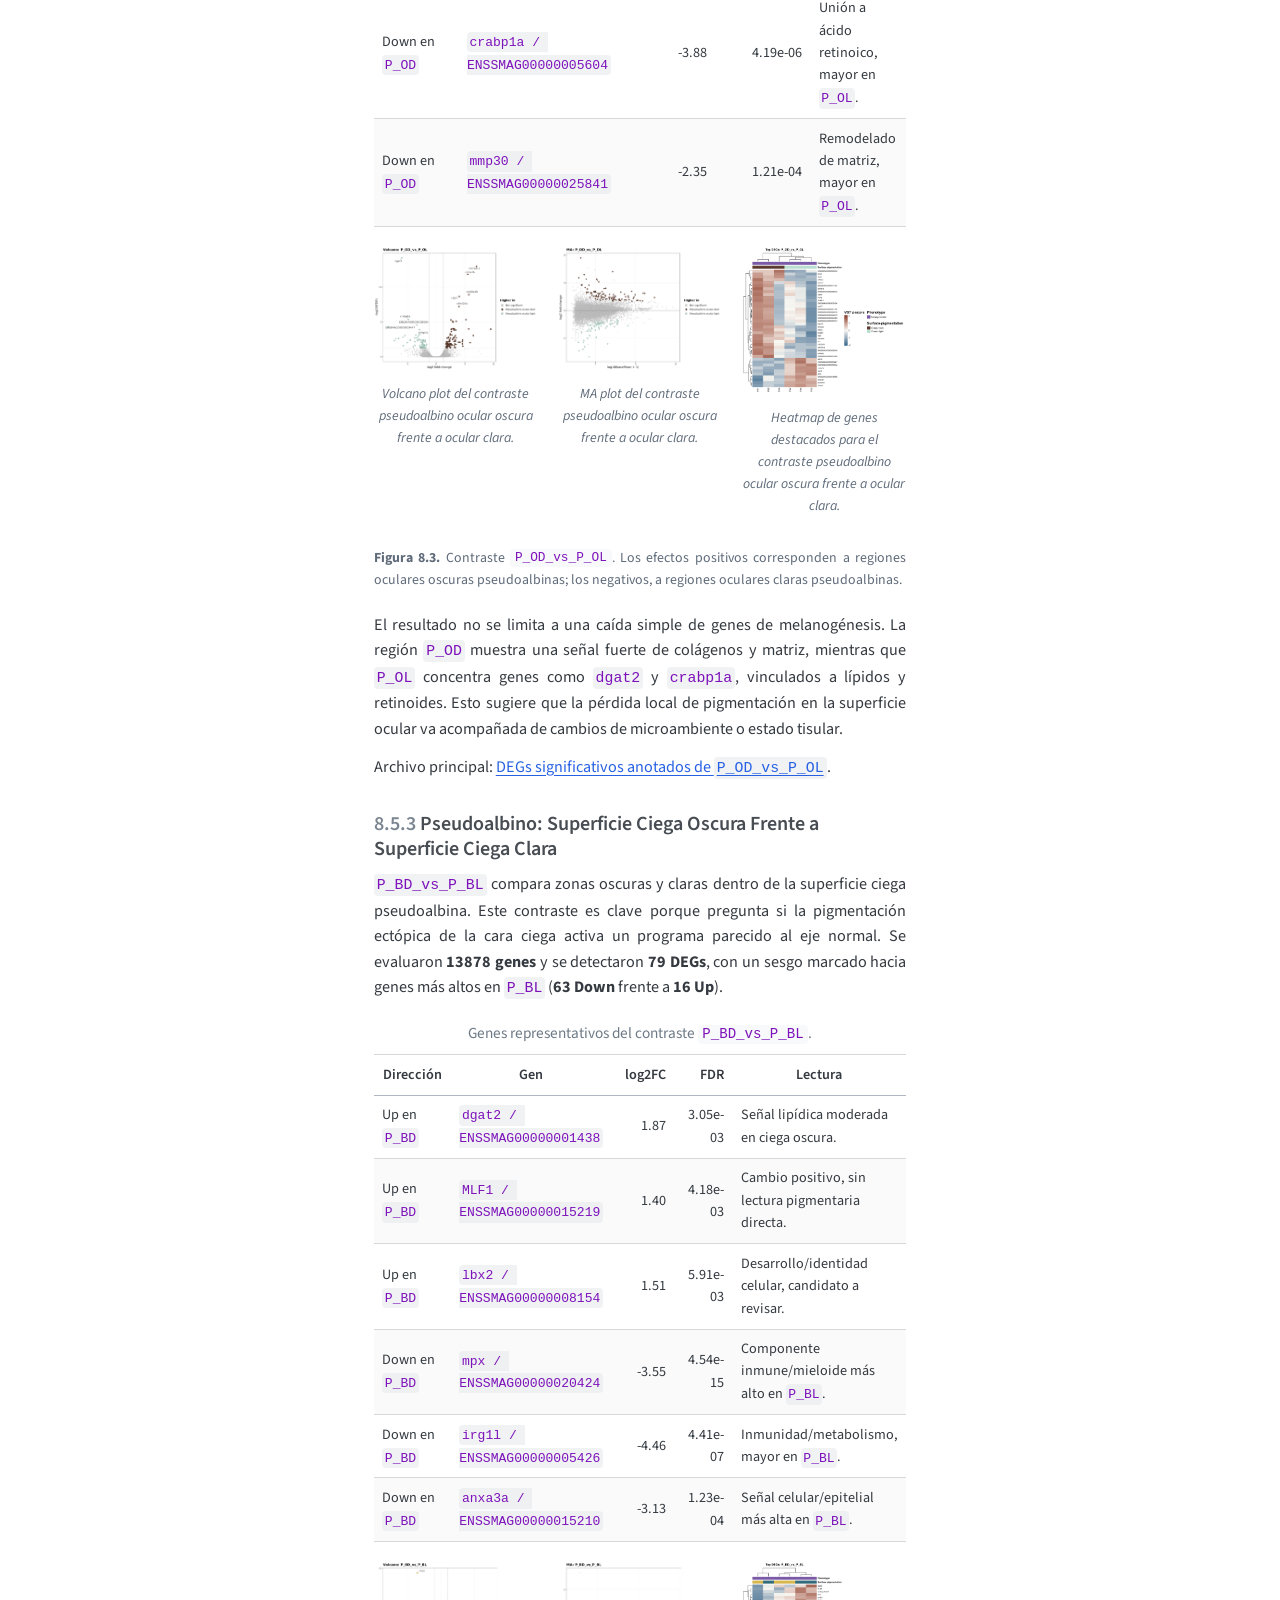
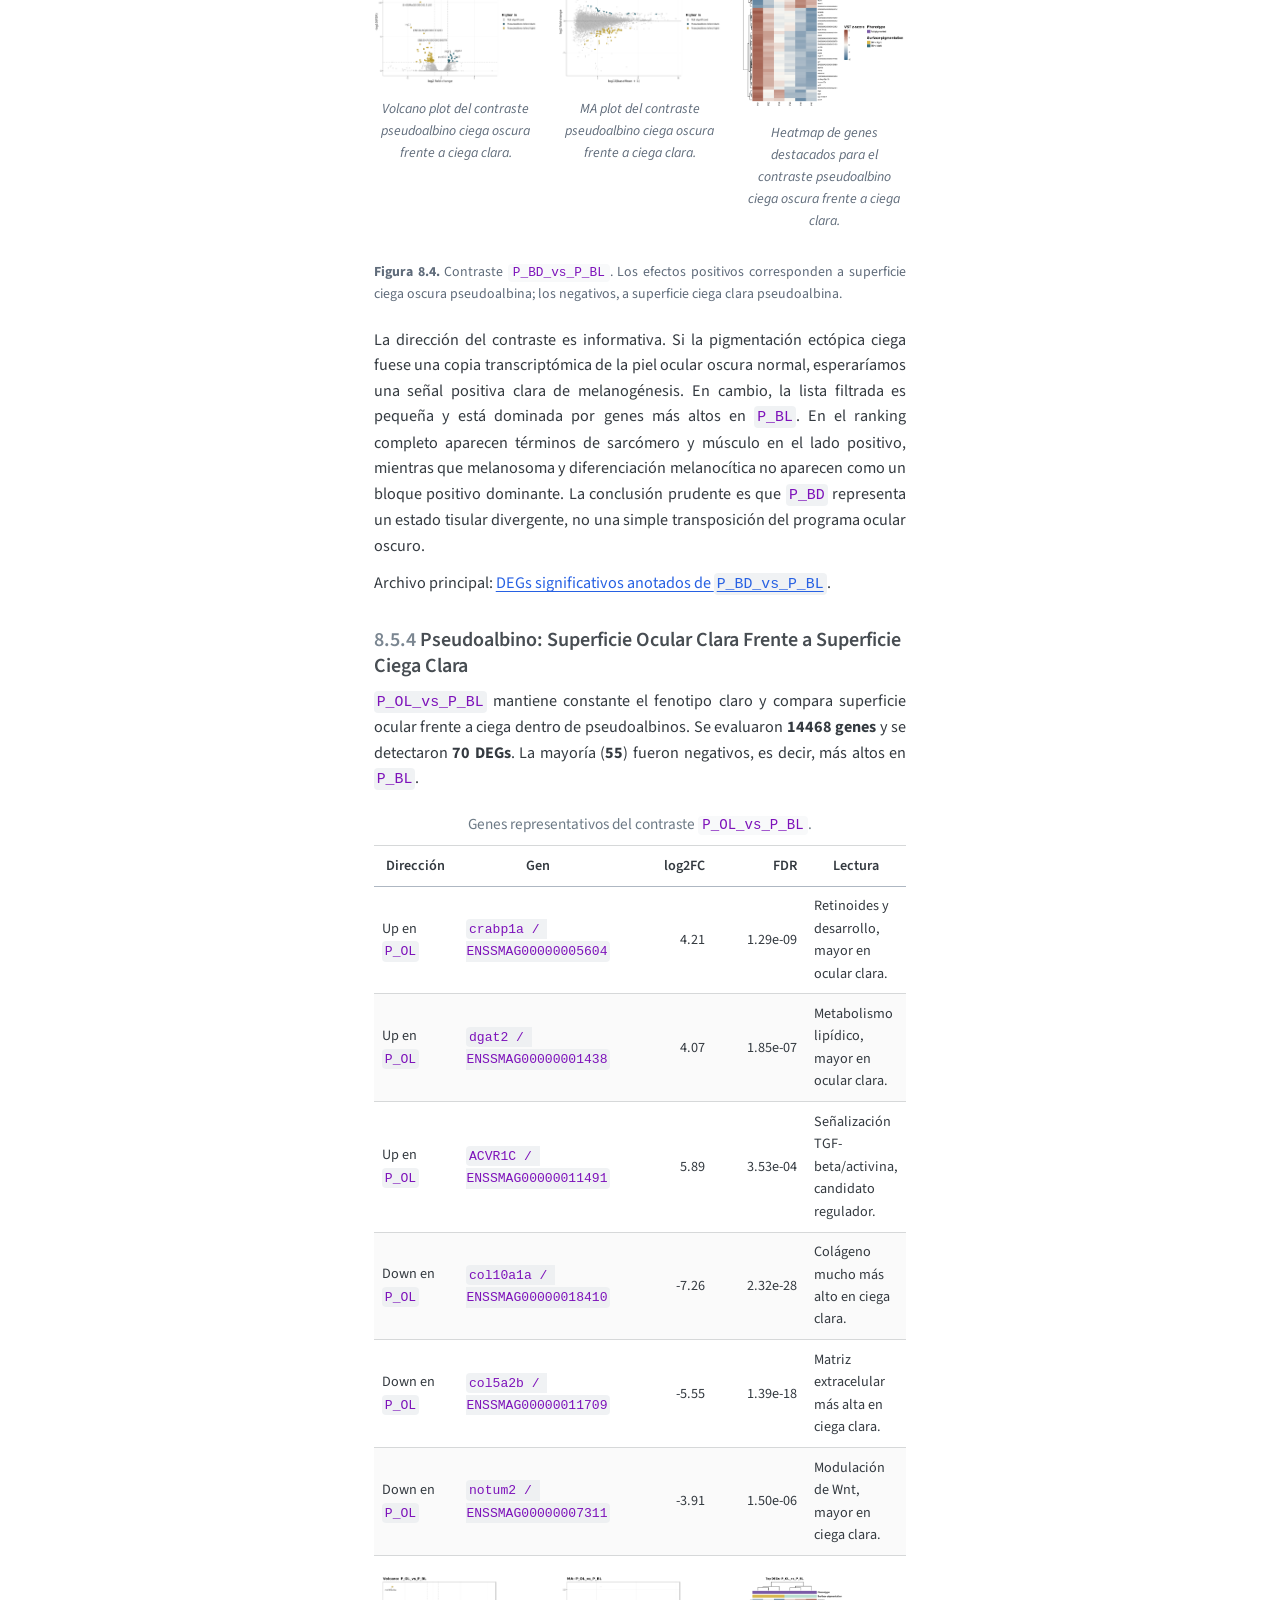
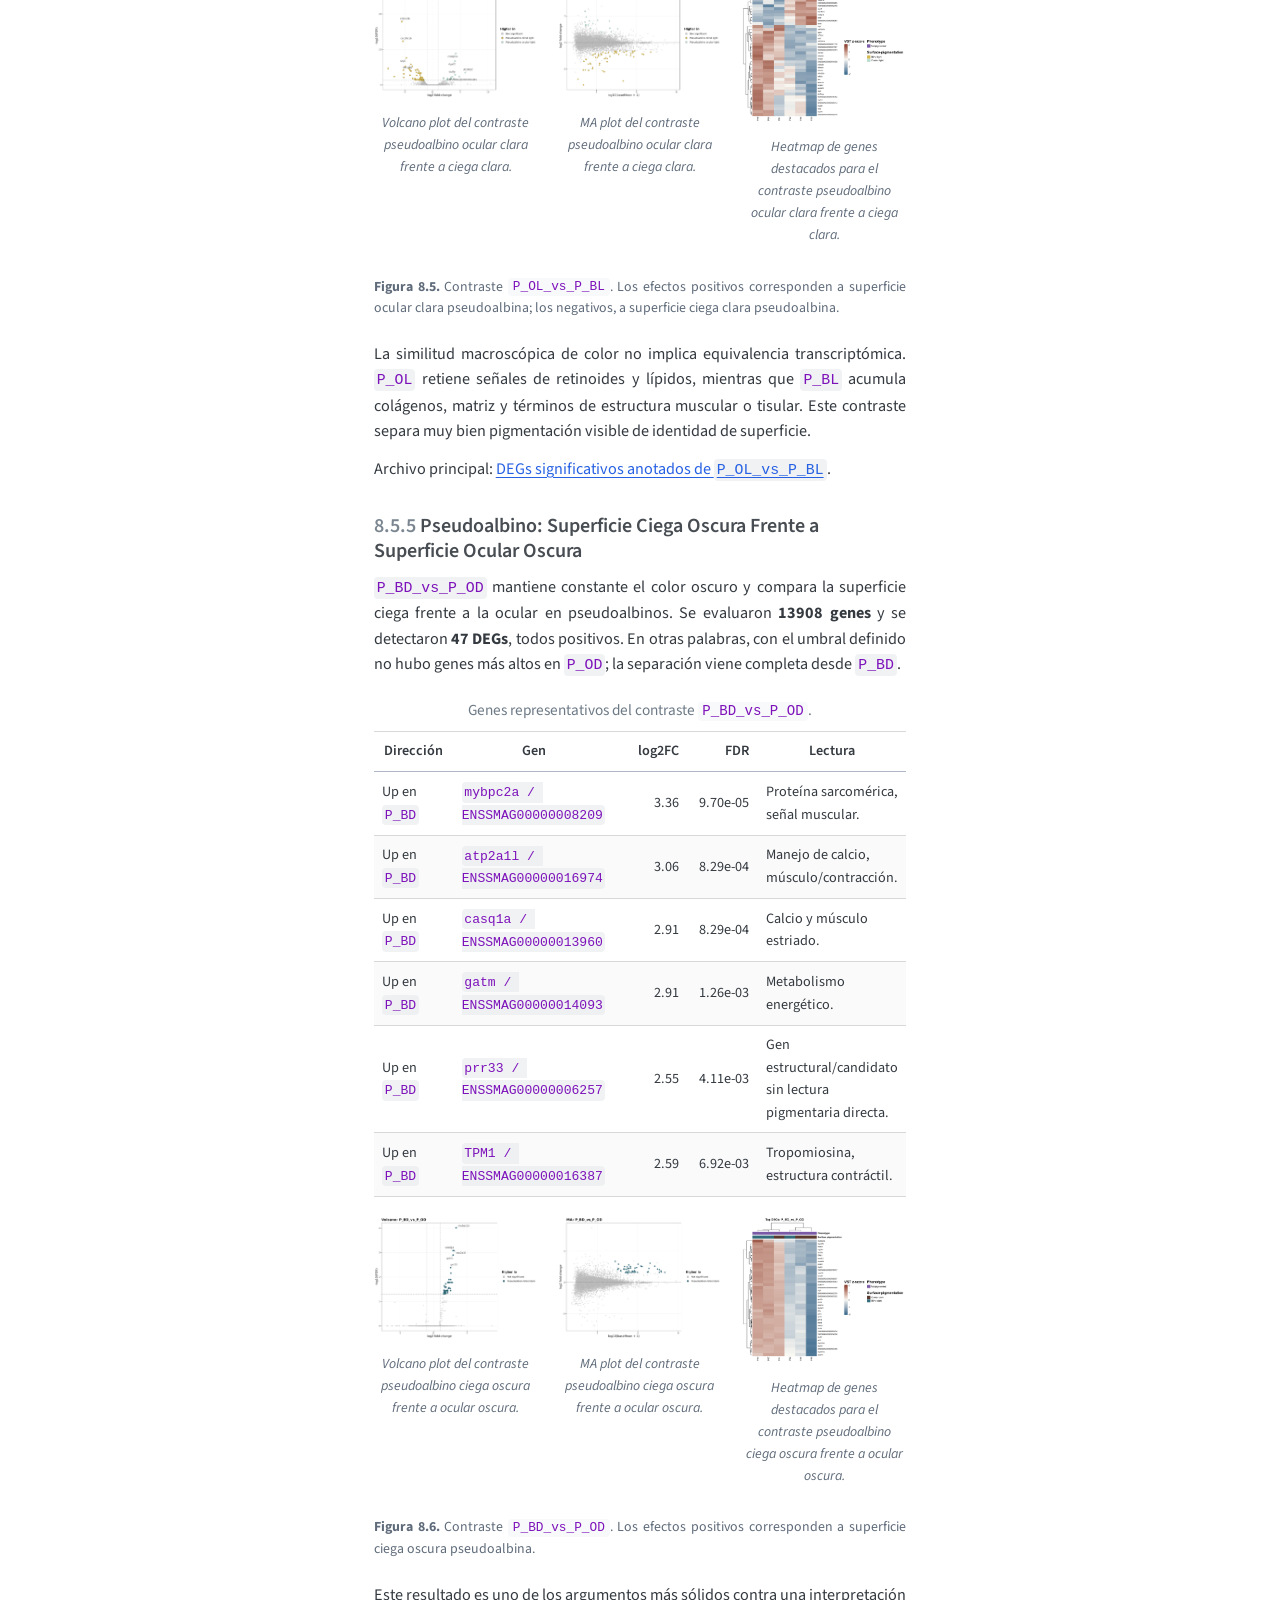
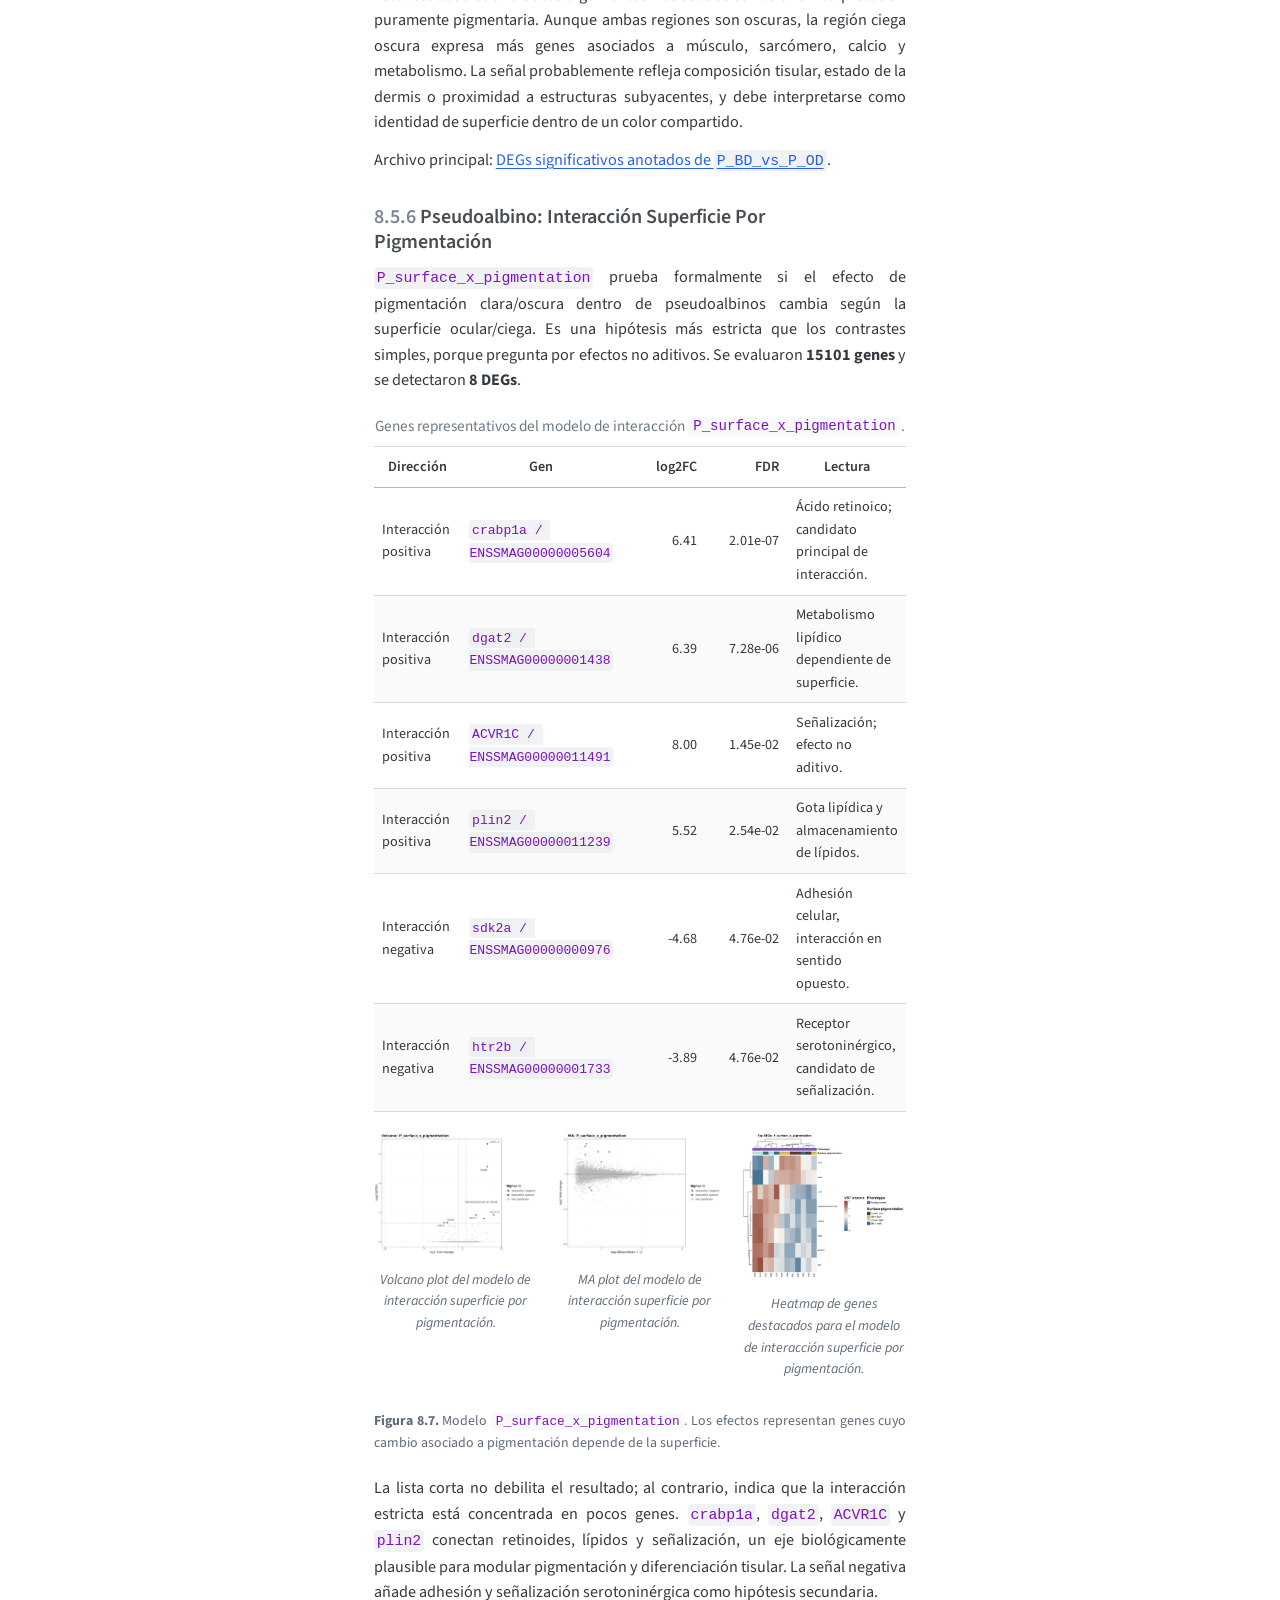
<file: docs/chapters/05_differential_expression.html>
<!DOCTYPE html>
<html xmlns="http://www.w3.org/1999/xhtml" lang="es" xml:lang="es"><head>

<meta charset="utf-8">
<meta name="generator" content="quarto-1.8.27">

<meta name="viewport" content="width=device-width, initial-scale=1.0, user-scalable=yes">


<title>8&nbsp; Expresión diferencial – HOLOFISHCOLOUR transcriptomics</title>
<style>
code{white-space: pre-wrap;}
span.smallcaps{font-variant: small-caps;}
div.columns{display: flex; gap: min(4vw, 1.5em);}
div.column{flex: auto; overflow-x: auto;}
div.hanging-indent{margin-left: 1.5em; text-indent: -1.5em;}
ul.task-list{list-style: none;}
ul.task-list li input[type="checkbox"] {
  width: 0.8em;
  margin: 0 0.8em 0.2em -1em; /* quarto-specific, see https://github.com/quarto-dev/quarto-cli/issues/4556 */ 
  vertical-align: middle;
}
/* CSS for citations */
div.csl-bib-body { }
div.csl-entry {
  clear: both;
  margin-bottom: 0em;
}
.hanging-indent div.csl-entry {
  margin-left:2em;
  text-indent:-2em;
}
div.csl-left-margin {
  min-width:2em;
  float:left;
}
div.csl-right-inline {
  margin-left:2em;
  padding-left:1em;
}
div.csl-indent {
  margin-left: 2em;
}</style>


<script src="../site_libs/quarto-nav/quarto-nav.js"></script>
<script src="../site_libs/quarto-nav/headroom.min.js"></script>
<script src="../site_libs/clipboard/clipboard.min.js"></script>
<script src="../site_libs/quarto-search/autocomplete.umd.js"></script>
<script src="../site_libs/quarto-search/fuse.min.js"></script>
<script src="../site_libs/quarto-search/quarto-search.js"></script>
<meta name="quarto:offset" content="../">
<link href="../chapters/06_functional_interpretation.html" rel="next">
<link href="../chapters/04_alignment_quant.html" rel="prev">
<script src="../site_libs/quarto-html/quarto.js" type="module"></script>
<script src="../site_libs/quarto-html/tabsets/tabsets.js" type="module"></script>
<script src="../site_libs/quarto-html/axe/axe-check.js" type="module"></script>
<script src="../site_libs/quarto-html/popper.min.js"></script>
<script src="../site_libs/quarto-html/tippy.umd.min.js"></script>
<script src="../site_libs/quarto-html/anchor.min.js"></script>
<link href="../site_libs/quarto-html/tippy.css" rel="stylesheet">
<link href="../site_libs/quarto-html/quarto-syntax-highlighting-ed96de9b727972fe78a7b5d16c58bf87.css" rel="stylesheet" class="quarto-color-scheme" id="quarto-text-highlighting-styles">
<link href="../site_libs/quarto-html/quarto-syntax-highlighting-dark-4d9afe2b8d18ee9fa5d0d57b5ed4214d.css" rel="stylesheet" class="quarto-color-scheme quarto-color-alternate" id="quarto-text-highlighting-styles">
<link href="../site_libs/quarto-html/quarto-syntax-highlighting-ed96de9b727972fe78a7b5d16c58bf87.css" rel="stylesheet" class="quarto-color-scheme-extra" id="quarto-text-highlighting-styles">
<script src="../site_libs/bootstrap/bootstrap.min.js"></script>
<link href="../site_libs/bootstrap/bootstrap-icons.css" rel="stylesheet">
<link href="../site_libs/bootstrap/bootstrap-0dd2bd5de344125cf763a379ddc3eb04.min.css" rel="stylesheet" append-hash="true" class="quarto-color-scheme" id="quarto-bootstrap" data-mode="light">
<link href="../site_libs/bootstrap/bootstrap-dark-7e34ecb6a0e7991f0346b0751d4a7c3f.min.css" rel="stylesheet" append-hash="true" class="quarto-color-scheme quarto-color-alternate" id="quarto-bootstrap" data-mode="dark">
<link href="../site_libs/bootstrap/bootstrap-0dd2bd5de344125cf763a379ddc3eb04.min.css" rel="stylesheet" append-hash="true" class="quarto-color-scheme-extra" id="quarto-bootstrap" data-mode="light">
<script src="../site_libs/quarto-contrib/glightbox/glightbox.min.js"></script>
<link href="../site_libs/quarto-contrib/glightbox/glightbox.min.css" rel="stylesheet">
<link href="../site_libs/quarto-contrib/glightbox/lightbox.css" rel="stylesheet">
<script id="quarto-search-options" type="application/json">{
  "location": "sidebar",
  "copy-button": false,
  "collapse-after": 3,
  "panel-placement": "start",
  "type": "textbox",
  "limit": 50,
  "keyboard-shortcut": [
    "f",
    "/",
    "s"
  ],
  "show-item-context": false,
  "language": {
    "search-no-results-text": "No se han encontrado resultados",
    "search-matching-documents-text": "documentos encontrados",
    "search-copy-link-title": "Copiar el enlace en la búsqueda",
    "search-hide-matches-text": "Ocultar resultados adicionales",
    "search-more-match-text": "resultado adicional en este documento",
    "search-more-matches-text": "resultados adicionales en este documento",
    "search-clear-button-title": "Borrar",
    "search-text-placeholder": "",
    "search-detached-cancel-button-title": "Cancelar",
    "search-submit-button-title": "Enviar",
    "search-label": "Buscar"
  }
}</script>
<style>html{ scroll-behavior: smooth; }</style>


<link rel="stylesheet" href="../styles.css">
</head>

<body class="nav-sidebar floating quarto-light"><script id="quarto-html-before-body" type="application/javascript">
    const toggleBodyColorMode = (bsSheetEl) => {
      const mode = bsSheetEl.getAttribute("data-mode");
      const bodyEl = window.document.querySelector("body");
      if (mode === "dark") {
        bodyEl.classList.add("quarto-dark");
        bodyEl.classList.remove("quarto-light");
      } else {
        bodyEl.classList.add("quarto-light");
        bodyEl.classList.remove("quarto-dark");
      }
    }
    const toggleBodyColorPrimary = () => {
      const bsSheetEl = window.document.querySelector("link#quarto-bootstrap:not([rel=disabled-stylesheet])");
      if (bsSheetEl) {
        toggleBodyColorMode(bsSheetEl);
      }
    }
    const setColorSchemeToggle = (alternate) => {
      const toggles = window.document.querySelectorAll('.quarto-color-scheme-toggle');
      for (let i=0; i < toggles.length; i++) {
        const toggle = toggles[i];
        if (toggle) {
          if (alternate) {
            toggle.classList.add("alternate");
          } else {
            toggle.classList.remove("alternate");
          }
        }
      }
    };
    const toggleColorMode = (alternate) => {
      // Switch the stylesheets
      const primaryStylesheets = window.document.querySelectorAll('link.quarto-color-scheme:not(.quarto-color-alternate)');
      const alternateStylesheets = window.document.querySelectorAll('link.quarto-color-scheme.quarto-color-alternate');
      manageTransitions('#quarto-margin-sidebar .nav-link', false);
      if (alternate) {
        // note: dark is layered on light, we don't disable primary!
        enableStylesheet(alternateStylesheets);
        for (const sheetNode of alternateStylesheets) {
          if (sheetNode.id === "quarto-bootstrap") {
            toggleBodyColorMode(sheetNode);
          }
        }
      } else {
        disableStylesheet(alternateStylesheets);
        enableStylesheet(primaryStylesheets)
        toggleBodyColorPrimary();
      }
      manageTransitions('#quarto-margin-sidebar .nav-link', true);
      // Switch the toggles
      setColorSchemeToggle(alternate)
      // Hack to workaround the fact that safari doesn't
      // properly recolor the scrollbar when toggling (#1455)
      if (navigator.userAgent.indexOf('Safari') > 0 && navigator.userAgent.indexOf('Chrome') == -1) {
        manageTransitions("body", false);
        window.scrollTo(0, 1);
        setTimeout(() => {
          window.scrollTo(0, 0);
          manageTransitions("body", true);
        }, 40);
      }
    }
    const disableStylesheet = (stylesheets) => {
      for (let i=0; i < stylesheets.length; i++) {
        const stylesheet = stylesheets[i];
        stylesheet.rel = 'disabled-stylesheet';
      }
    }
    const enableStylesheet = (stylesheets) => {
      for (let i=0; i < stylesheets.length; i++) {
        const stylesheet = stylesheets[i];
        if(stylesheet.rel !== 'stylesheet') { // for Chrome, which will still FOUC without this check
          stylesheet.rel = 'stylesheet';
        }
      }
    }
    const manageTransitions = (selector, allowTransitions) => {
      const els = window.document.querySelectorAll(selector);
      for (let i=0; i < els.length; i++) {
        const el = els[i];
        if (allowTransitions) {
          el.classList.remove('notransition');
        } else {
          el.classList.add('notransition');
        }
      }
    }
    const isFileUrl = () => {
      return window.location.protocol === 'file:';
    }
    const hasAlternateSentinel = () => {
      let styleSentinel = getColorSchemeSentinel();
      if (styleSentinel !== null) {
        return styleSentinel === "alternate";
      } else {
        return false;
      }
    }
    const setStyleSentinel = (alternate) => {
      const value = alternate ? "alternate" : "default";
      if (!isFileUrl()) {
        window.localStorage.setItem("quarto-color-scheme", value);
      } else {
        localAlternateSentinel = value;
      }
    }
    const getColorSchemeSentinel = () => {
      if (!isFileUrl()) {
        const storageValue = window.localStorage.getItem("quarto-color-scheme");
        return storageValue != null ? storageValue : localAlternateSentinel;
      } else {
        return localAlternateSentinel;
      }
    }
    const toggleGiscusIfUsed = (isAlternate, darkModeDefault) => {
      const baseTheme = document.querySelector('#giscus-base-theme')?.value ?? 'light';
      const alternateTheme = document.querySelector('#giscus-alt-theme')?.value ?? 'dark';
      let newTheme = '';
      if(authorPrefersDark) {
        newTheme = isAlternate ? baseTheme : alternateTheme;
      } else {
        newTheme = isAlternate ? alternateTheme : baseTheme;
      }
      const changeGiscusTheme = () => {
        // From: https://github.com/giscus/giscus/issues/336
        const sendMessage = (message) => {
          const iframe = document.querySelector('iframe.giscus-frame');
          if (!iframe) return;
          iframe.contentWindow.postMessage({ giscus: message }, 'https://giscus.app');
        }
        sendMessage({
          setConfig: {
            theme: newTheme
          }
        });
      }
      const isGiscussLoaded = window.document.querySelector('iframe.giscus-frame') !== null;
      if (isGiscussLoaded) {
        changeGiscusTheme();
      }
    };
    const authorPrefersDark = false;
    const darkModeDefault = authorPrefersDark;
      document.querySelector('link#quarto-text-highlighting-styles.quarto-color-scheme-extra').rel = 'disabled-stylesheet';
      document.querySelector('link#quarto-bootstrap.quarto-color-scheme-extra').rel = 'disabled-stylesheet';
    let localAlternateSentinel = darkModeDefault ? 'alternate' : 'default';
    // Dark / light mode switch
    window.quartoToggleColorScheme = () => {
      // Read the current dark / light value
      let toAlternate = !hasAlternateSentinel();
      toggleColorMode(toAlternate);
      setStyleSentinel(toAlternate);
      toggleGiscusIfUsed(toAlternate, darkModeDefault);
      window.dispatchEvent(new Event('resize'));
    };
    // Switch to dark mode if need be
    if (hasAlternateSentinel()) {
      toggleColorMode(true);
    } else {
      toggleColorMode(false);
    }
  </script>

<div id="quarto-search-results"></div>
  <header id="quarto-header" class="headroom fixed-top">
  <nav class="quarto-secondary-nav">
    <div class="container-fluid d-flex">
      <button type="button" class="quarto-btn-toggle btn" data-bs-toggle="collapse" role="button" data-bs-target=".quarto-sidebar-collapse-item" aria-controls="quarto-sidebar" aria-expanded="false" aria-label="Alternar barra lateral" onclick="if (window.quartoToggleHeadroom) { window.quartoToggleHeadroom(); }">
        <i class="bi bi-layout-text-sidebar-reverse"></i>
      </button>
        <nav class="quarto-page-breadcrumbs" aria-label="breadcrumb"><ol class="breadcrumb"><li class="breadcrumb-item"><a href="../chapters/05_differential_expression.html"><span class="chapter-number">8</span>&nbsp; <span class="chapter-title">Expresión diferencial</span></a></li></ol></nav>
        <a class="flex-grow-1" role="navigation" data-bs-toggle="collapse" data-bs-target=".quarto-sidebar-collapse-item" aria-controls="quarto-sidebar" aria-expanded="false" aria-label="Alternar barra lateral" onclick="if (window.quartoToggleHeadroom) { window.quartoToggleHeadroom(); }">      
        </a>
      <button type="button" class="btn quarto-search-button" aria-label="Buscar" onclick="window.quartoOpenSearch();">
        <i class="bi bi-search"></i>
      </button>
    </div>
  </nav>
</header>
<!-- content -->
<div id="quarto-content" class="quarto-container page-columns page-rows-contents page-layout-article">
<!-- sidebar -->
  <nav id="quarto-sidebar" class="sidebar collapse collapse-horizontal quarto-sidebar-collapse-item sidebar-navigation floating overflow-auto">
    <div class="pt-lg-2 mt-2 text-left sidebar-header sidebar-header-stacked">
      <a href="index.html" class="sidebar-logo-link">
      <img src="../images/holofishcolour_manhattan_logo_2026.png" alt="HOLOFISHCOLOUR" class="sidebar-logo light-content py-0 d-lg-inline d-none">
      <img src="../images/holofishcolour_manhattan_logo_2026.png" alt="HOLOFISHCOLOUR" class="sidebar-logo dark-content py-0 d-lg-inline d-none">
      </a>
    <div class="sidebar-title mb-0 py-0">
      <a href="../">HOLOFISHCOLOUR transcriptomics</a> 
        <div class="sidebar-tools-main">
  <a href="" class="quarto-color-scheme-toggle quarto-navigation-tool  px-1" onclick="window.quartoToggleColorScheme(); return false;" title="Alternar modo oscuro"><i class="bi"></i></a>
</div>
    </div>
      </div>
        <div class="mt-2 flex-shrink-0 align-items-center">
        <div class="sidebar-search">
        <div id="quarto-search" class="" title="Buscar"></div>
        </div>
        </div>
    <div class="sidebar-menu-container"> 
    <ul class="list-unstyled mt-1">
        <li class="sidebar-item">
  <div class="sidebar-item-container"> 
  <a href="../index.html" class="sidebar-item-text sidebar-link">
 <span class="menu-text"><span class="chapter-number">1</span>&nbsp; <span class="chapter-title">HOLOFISHCOLOUR transcriptomics</span></span></a>
  </div>
</li>
        <li class="sidebar-item">
  <div class="sidebar-item-container"> 
  <a href="../chapters/01_intro.html" class="sidebar-item-text sidebar-link">
 <span class="menu-text"><span class="chapter-number">2</span>&nbsp; <span class="chapter-title">Introducción, antecedentes y objetivos</span></span></a>
  </div>
</li>
        <li class="sidebar-item">
  <div class="sidebar-item-container"> 
  <a href="../chapters/02_exp_design.html" class="sidebar-item-text sidebar-link">
 <span class="menu-text"><span class="chapter-number">3</span>&nbsp; <span class="chapter-title">Diseño experimental, muestreo y definición de grupos</span></span></a>
  </div>
</li>
        <li class="sidebar-item">
  <div class="sidebar-item-container"> 
  <a href="../chapters/03_results.html" class="sidebar-item-text sidebar-link">
 <span class="menu-text"><span class="chapter-number">4</span>&nbsp; <span class="chapter-title">Extracción de ARN, control de calidad molecular y secuenciación</span></span></a>
  </div>
</li>
        <li class="sidebar-item">
  <div class="sidebar-item-container"> 
  <a href="../chapters/02_methods_nfcore.html" class="sidebar-item-text sidebar-link">
 <span class="menu-text"><span class="chapter-number">5</span>&nbsp; <span class="chapter-title">Preprocesamiento bioinformático con nf-core/rnaseq</span></span></a>
  </div>
</li>
        <li class="sidebar-item">
  <div class="sidebar-item-container"> 
  <a href="../chapters/03_qc_multiqc.html" class="sidebar-item-text sidebar-link">
 <span class="menu-text"><span class="chapter-number">6</span>&nbsp; <span class="chapter-title">Control de calidad integrado con MultiQC</span></span></a>
  </div>
</li>
        <li class="sidebar-item">
  <div class="sidebar-item-container"> 
  <a href="../chapters/04_alignment_quant.html" class="sidebar-item-text sidebar-link">
 <span class="menu-text"><span class="chapter-number">7</span>&nbsp; <span class="chapter-title">Alineamiento, cuantificación y matrices de expresión</span></span></a>
  </div>
</li>
        <li class="sidebar-item">
  <div class="sidebar-item-container"> 
  <a href="../chapters/05_differential_expression.html" class="sidebar-item-text sidebar-link active">
 <span class="menu-text"><span class="chapter-number">8</span>&nbsp; <span class="chapter-title">Expresión diferencial</span></span></a>
  </div>
</li>
        <li class="sidebar-item">
  <div class="sidebar-item-container"> 
  <a href="../chapters/06_functional_interpretation.html" class="sidebar-item-text sidebar-link">
 <span class="menu-text"><span class="chapter-number">9</span>&nbsp; <span class="chapter-title">Enriquecimiento funcional e interpretación biológica</span></span></a>
  </div>
</li>
        <li class="sidebar-item">
  <div class="sidebar-item-container"> 
  <a href="../chapters/07_conclusions.html" class="sidebar-item-text sidebar-link">
 <span class="menu-text"><span class="chapter-number">10</span>&nbsp; <span class="chapter-title">Conclusiones integradas</span></span></a>
  </div>
</li>
        <li class="sidebar-item sidebar-item-section">
      <div class="sidebar-item-container"> 
            <a class="sidebar-item-text sidebar-link text-start" data-bs-toggle="collapse" data-bs-target="#quarto-sidebar-section-1" role="navigation" aria-expanded="true">
 <span class="menu-text">Apéndices</span></a>
          <a class="sidebar-item-toggle text-start" data-bs-toggle="collapse" data-bs-target="#quarto-sidebar-section-1" role="navigation" aria-expanded="true" aria-label="Alternar sección">
            <i class="bi bi-chevron-right ms-2"></i>
          </a> 
      </div>
      <ul id="quarto-sidebar-section-1" class="collapse list-unstyled sidebar-section depth1 show">  
          <li class="sidebar-item">
  <div class="sidebar-item-container"> 
  <a href="../appendices/rna_extraction_protocol.html" class="sidebar-item-text sidebar-link">
 <span class="menu-text"><span class="chapter-number">A</span>&nbsp; <span class="chapter-title">Protocolo de extracción de ARN con TRIzol y columnas Phase Lock Gel Heavy</span></span></a>
  </div>
</li>
          <li class="sidebar-item">
  <div class="sidebar-item-container"> 
  <a href="../appendices/reproducibility.html" class="sidebar-item-text sidebar-link">
 <span class="menu-text"><span class="chapter-number">B</span>&nbsp; <span class="chapter-title">Reproducibilidad y decisiones analíticas</span></span></a>
  </div>
</li>
      </ul>
  </li>
    </ul>
    </div>
</nav>
<div id="quarto-sidebar-glass" class="quarto-sidebar-collapse-item" data-bs-toggle="collapse" data-bs-target=".quarto-sidebar-collapse-item"></div>
<!-- margin-sidebar -->
    <div id="quarto-margin-sidebar" class="sidebar margin-sidebar">
        <nav id="TOC" role="doc-toc" class="toc-active">
    <h2 id="toc-title">Tabla de contenidos</h2>
   
  <ul>
  <li><a href="#objetivo-y-criterios-de-lectura" id="toc-objetivo-y-criterios-de-lectura" class="nav-link active" data-scroll-target="#objetivo-y-criterios-de-lectura"><span class="header-section-number">8.1</span> Objetivo y Criterios de Lectura</a></li>
  <li><a href="#diseño-analítico" id="toc-diseño-analítico" class="nav-link" data-scroll-target="#diseño-analítico"><span class="header-section-number">8.2</span> Diseño Analítico</a></li>
  <li><a href="#resumen-integrado-de-contrastes" id="toc-resumen-integrado-de-contrastes" class="nav-link" data-scroll-target="#resumen-integrado-de-contrastes"><span class="header-section-number">8.3</span> Resumen Integrado de Contrastes</a></li>
  <li><a href="#candidatos-agregados" id="toc-candidatos-agregados" class="nav-link" data-scroll-target="#candidatos-agregados"><span class="header-section-number">8.4</span> Candidatos Agregados</a></li>
  <li><a href="#resultados-por-comparación" id="toc-resultados-por-comparación" class="nav-link" data-scroll-target="#resultados-por-comparación"><span class="header-section-number">8.5</span> Resultados por Comparación</a>
  <ul class="collapse">
  <li><a href="#normal-superficie-ocular-oscura-frente-a-superficie-ciega-clara" id="toc-normal-superficie-ocular-oscura-frente-a-superficie-ciega-clara" class="nav-link" data-scroll-target="#normal-superficie-ocular-oscura-frente-a-superficie-ciega-clara"><span class="header-section-number">8.5.1</span> Normal: Superficie Ocular Oscura Frente a Superficie Ciega Clara</a></li>
  <li><a href="#pseudoalbino-superficie-ocular-oscura-frente-a-superficie-ocular-clara" id="toc-pseudoalbino-superficie-ocular-oscura-frente-a-superficie-ocular-clara" class="nav-link" data-scroll-target="#pseudoalbino-superficie-ocular-oscura-frente-a-superficie-ocular-clara"><span class="header-section-number">8.5.2</span> Pseudoalbino: Superficie Ocular Oscura Frente a Superficie Ocular Clara</a></li>
  <li><a href="#pseudoalbino-superficie-ciega-oscura-frente-a-superficie-ciega-clara" id="toc-pseudoalbino-superficie-ciega-oscura-frente-a-superficie-ciega-clara" class="nav-link" data-scroll-target="#pseudoalbino-superficie-ciega-oscura-frente-a-superficie-ciega-clara"><span class="header-section-number">8.5.3</span> Pseudoalbino: Superficie Ciega Oscura Frente a Superficie Ciega Clara</a></li>
  <li><a href="#pseudoalbino-superficie-ocular-clara-frente-a-superficie-ciega-clara" id="toc-pseudoalbino-superficie-ocular-clara-frente-a-superficie-ciega-clara" class="nav-link" data-scroll-target="#pseudoalbino-superficie-ocular-clara-frente-a-superficie-ciega-clara"><span class="header-section-number">8.5.4</span> Pseudoalbino: Superficie Ocular Clara Frente a Superficie Ciega Clara</a></li>
  <li><a href="#pseudoalbino-superficie-ciega-oscura-frente-a-superficie-ocular-oscura" id="toc-pseudoalbino-superficie-ciega-oscura-frente-a-superficie-ocular-oscura" class="nav-link" data-scroll-target="#pseudoalbino-superficie-ciega-oscura-frente-a-superficie-ocular-oscura"><span class="header-section-number">8.5.5</span> Pseudoalbino: Superficie Ciega Oscura Frente a Superficie Ocular Oscura</a></li>
  <li><a href="#pseudoalbino-interacción-superficie-por-pigmentación" id="toc-pseudoalbino-interacción-superficie-por-pigmentación" class="nav-link" data-scroll-target="#pseudoalbino-interacción-superficie-por-pigmentación"><span class="header-section-number">8.5.6</span> Pseudoalbino: Interacción Superficie Por Pigmentación</a></li>
  <li><a href="#pseudoalbino-superficie-ocular-clara-frente-a-normal-superficie-ocular-oscura" id="toc-pseudoalbino-superficie-ocular-clara-frente-a-normal-superficie-ocular-oscura" class="nav-link" data-scroll-target="#pseudoalbino-superficie-ocular-clara-frente-a-normal-superficie-ocular-oscura"><span class="header-section-number">8.5.7</span> Pseudoalbino: Superficie Ocular Clara Frente a Normal: Superficie Ocular Oscura</a></li>
  <li><a href="#pseudoalbino-superficie-ciega-oscura-frente-a-normal-superficie-ciega-clara" id="toc-pseudoalbino-superficie-ciega-oscura-frente-a-normal-superficie-ciega-clara" class="nav-link" data-scroll-target="#pseudoalbino-superficie-ciega-oscura-frente-a-normal-superficie-ciega-clara"><span class="header-section-number">8.5.8</span> Pseudoalbino: Superficie Ciega Oscura Frente a Normal: Superficie Ciega Clara</a></li>
  </ul></li>
  <li><a href="#coherencia-entre-contrastes" id="toc-coherencia-entre-contrastes" class="nav-link" data-scroll-target="#coherencia-entre-contrastes"><span class="header-section-number">8.6</span> Coherencia Entre Contrastes</a></li>
  <li><a href="#análisis-de-síntesis-añadidos" id="toc-análisis-de-síntesis-añadidos" class="nav-link" data-scroll-target="#análisis-de-síntesis-añadidos"><span class="header-section-number">8.7</span> Análisis de Síntesis Añadidos</a></li>
  <li><a href="#puente-hacia-interpretación-funcional" id="toc-puente-hacia-interpretación-funcional" class="nav-link" data-scroll-target="#puente-hacia-interpretación-funcional"><span class="header-section-number">8.8</span> Puente Hacia Interpretación Funcional</a></li>
  <li><a href="#referencias" id="toc-referencias" class="nav-link" data-scroll-target="#referencias">Referencias</a></li>
  </ul>
</nav>
    </div>
<!-- main -->
<main class="content" id="quarto-document-content">


<header id="title-block-header" class="quarto-title-block default">
<div class="quarto-title">
<h1 class="title"><span class="chapter-number">8</span>&nbsp; <span class="chapter-title">Expresión diferencial</span></h1>
</div>



<div class="quarto-title-meta">

    
  
    
  </div>
  


</header>


<section id="objetivo-y-criterios-de-lectura" class="level2" data-number="8.1">
<h2 data-number="8.1" class="anchored" data-anchor-id="objetivo-y-criterios-de-lectura"><span class="header-section-number">8.1</span> Objetivo y Criterios de Lectura</h2>
<p>Este capítulo documenta el bloque de expresión diferencial del proyecto <strong>HOLOFISHCOLOUR</strong>. La pregunta general es si las regiones de piel normal y pseudoalbina de rodaballo mantienen un eje transcriptómico coherente con pigmentación, superficie anatómica y estado tisular, o si el pseudoalbinismo reorganiza esos ejes de forma más compleja.</p>
<p>La lectura se organiza en dos niveles. Primero se presenta una síntesis agregada de todos los contrastes, con el número de genes evaluados, genes diferencialmente expresados y sesgo direccional. Después se desglosan los resultados comparación por comparación, incorporando para cada una el objetivo biológico, el diseño usado, los genes principales, los gráficos diagnósticos y la interpretación. La interpretación funcional detallada de GO, melanogénesis, matriz extracelular, cresta neural, retinoides y estructura tisular se desarrolla en el capítulo siguiente; aquí se conserva el foco en la evidencia diferencial.</p>
<p>El análisis parte de la cuantificación génica generada por <a href="https://combine-lab.github.io/salmon/"><code>Salmon</code></a> <span class="citation" data-cites="Patro2017Salmon">[<a href="01_intro.html#ref-Patro2017Salmon" role="doc-biblioref">1</a>]</span> dentro del flujo <code>star_salmon</code> de nf-core/rnaseq. Los modelos se ajustaron con <a href="https://bioconductor.org/packages/release/bioc/html/DESeq2.html"><code>DESeq2</code></a> <span class="citation" data-cites="Love2014DESeq2">[<a href="01_intro.html#ref-Love2014DESeq2" role="doc-biblioref">2</a>]</span>, usando conteos enteros a nivel de gen, filtrado mínimo de expresión y diseños específicos para cada contraste.</p>
<div class="callout callout-style-default callout-note callout-titled" title="Lectura de los efectos">
<div class="callout-header d-flex align-content-center">
<div class="callout-icon-container">
<i class="callout-icon"></i>
</div>
<div class="callout-title-container flex-fill">
<span class="screen-reader-only">Nota</span>Lectura de los efectos
</div>
</div>
<div class="callout-body-container callout-body">
<p>En todas las tablas, un <code>log2FoldChange</code> positivo indica mayor expresión en el <strong>primer grupo</strong> del contraste. En <code>N_OD_vs_N_BL</code>, por ejemplo, un efecto positivo significa mayor expresión en piel normal ocular oscura (<code>N_OD</code>) que en piel normal ciega clara (<code>N_BL</code>). Un efecto negativo significa mayor expresión en el segundo grupo.</p>
</div>
</div>
<div class="callout callout-style-default callout-important callout-titled" title="Diferencia entre significación y lista interpretativa">
<div class="callout-header d-flex align-content-center">
<div class="callout-icon-container">
<i class="callout-icon"></i>
</div>
<div class="callout-title-container flex-fill">
<span class="screen-reader-only">Importante</span>Diferencia entre significación y lista interpretativa
</div>
</div>
<div class="callout-body-container callout-body">
<p>La columna de DEGs resume genes con FDR &lt; 0.05. Las columnas <code>Up</code> y <code>Down</code> se calcularon sobre la lista usada para interpretación, que además exige |log2FC| &gt;= 1. Por eso <code>N_OD_vs_N_BL</code> tiene 218 genes significativos por FDR, pero 188 genes en la lista direccional filtrada por tamaño de efecto.</p>
</div>
</div>
</section>
<section id="diseño-analítico" class="level2" data-number="8.2">
<h2 data-number="8.2" class="anchored" data-anchor-id="diseño-analítico"><span class="header-section-number">8.2</span> Diseño Analítico</h2>
<p>El bloque inferencial se restringió a <strong>20 muestras de piel</strong>. Las muestras intestinales y el bloque exploratorio PNK/ambicoloration permanecen documentados en el QC global, pero no se mezclaron con los contrastes principales. Esta decisión evita que el análisis diferencial responda a una pregunta demasiado amplia y conserva comparaciones interpretables entre superficie, pigmentación y condición.</p>
<p>El filtrado previo mantuvo genes con al menos <strong>10 conteos en 3 muestras</strong>. Los contrastes pareados incorporaron <code>turbot_id</code> para controlar diferencias basales entre individuos cuando las dos regiones proceden del mismo pez. Los contrastes no pareados frente a piel normal esperada se ajustaron con <code>~ group_code</code>, porque comparan grupos fenotípicos distintos y no todas las muestras comparten individuo.</p>
<div id="tbl-de-contrast-design" class="quarto-float quarto-figure quarto-figure-center anchored">
<figure class="quarto-float quarto-float-tbl figure">
<figcaption class="quarto-float-caption-top quarto-float-caption quarto-float-tbl" id="tbl-de-contrast-design-caption-0ceaefa1-69ba-4598-a22c-09a6ac19f8ca">
<strong>Tabla&nbsp;8.1.</strong> Contrastes diferenciales ajustados con DESeq2 y lectura direccional de cada coeficiente.
</figcaption>
<div aria-describedby="tbl-de-contrast-design-caption-0ceaefa1-69ba-4598-a22c-09a6ac19f8ca">
<table class="caption-top table">
<colgroup>
<col style="width: 25%">
<col style="width: 25%">
<col style="width: 25%">
<col style="width: 25%">
</colgroup>
<thead>
<tr class="header">
<th>Contraste</th>
<th>Pregunta biológica</th>
<th>Diseño</th>
<th>Lectura del coeficiente</th>
</tr>
</thead>
<tbody>
<tr class="odd">
<td><code>N_OD_vs_N_BL</code></td>
<td>Normal: superficie ocular oscura frente a superficie ciega clara.</td>
<td><code>~ turbot_id + group_code</code></td>
<td>Positivo: mayor en <code>N_OD</code>; negativo: mayor en <code>N_BL</code>.</td>
</tr>
<tr class="even">
<td><code>P_OD_vs_P_OL</code></td>
<td>Qué cambia dentro de superficie ocular pseudoalbina entre zona oscura y zona clara.</td>
<td><code>~ turbot_id + group_code</code></td>
<td>Positivo: mayor en <code>P_OD</code>; negativo: mayor en <code>P_OL</code>.</td>
</tr>
<tr class="odd">
<td><code>P_BD_vs_P_BL</code></td>
<td>Qué se asocia a pigmentación ectópica en la superficie ciega pseudoalbina.</td>
<td><code>~ turbot_id + group_code</code></td>
<td>Positivo: mayor en <code>P_BD</code>; negativo: mayor en <code>P_BL</code>.</td>
</tr>
<tr class="even">
<td><code>P_OL_vs_P_BL</code></td>
<td>Si las zonas claras pseudoalbinas son equivalentes entre superficies.</td>
<td><code>~ turbot_id + group_code</code></td>
<td>Positivo: mayor en <code>P_OL</code>; negativo: mayor en <code>P_BL</code>.</td>
</tr>
<tr class="odd">
<td><code>P_BD_vs_P_OD</code></td>
<td>Si las zonas oscuras pseudoalbinas son equivalentes entre superficies.</td>
<td><code>~ turbot_id + group_code</code></td>
<td>Positivo: mayor en <code>P_BD</code>; negativo: mayor en <code>P_OD</code>.</td>
</tr>
<tr class="even">
<td><code>P_surface_x_pigmentation</code></td>
<td>Pseudoalbino: si el efecto de pigmentación clara/oscura depende de la superficie ocular/ciega.</td>
<td><code>~ turbot_id + surface + pigmentation + surface:pigmentation</code></td>
<td>Positivo: coeficiente de interacción más alto para superficie ciega y pigmentación oscura; negativo: interacción en sentido contrario.</td>
</tr>
<tr class="odd">
<td><code>P_OL_vs_N_OD</code></td>
<td>Cuánto se separa una zona ocular clara anómala del estado ocular oscuro esperado.</td>
<td><code>~ group_code</code></td>
<td>Positivo: mayor en <code>P_OL</code>; negativo: mayor en <code>N_OD</code>.</td>
</tr>
<tr class="even">
<td><code>P_BD_vs_N_BL</code></td>
<td>Cuánto se separa una zona ciega oscura pseudoalbina del estado ciego claro normal.</td>
<td><code>~ group_code</code></td>
<td>Positivo: mayor en <code>P_BD</code>; negativo: mayor en <code>N_BL</code>.</td>
</tr>
</tbody>
</table>
</div>
</figure>
</div>
<p>Los contrastes tienen tres papeles complementarios. <code>N_OD_vs_N_BL</code> define la referencia fisiológica. <code>P_OD_vs_P_OL</code> y <code>P_BD_vs_P_BL</code> interrogan el pseudoalbinismo dentro de cada superficie. <code>P_OL_vs_P_BL</code>, <code>P_BD_vs_P_OD</code> y <code>P_surface_x_pigmentation</code> separan efecto de superficie, efecto de color e interacción. Por último, <code>P_OL_vs_N_OD</code> y <code>P_BD_vs_N_BL</code> comparan regiones anómalas con el estado normal esperado para esa superficie.</p>
</section>
<section id="resumen-integrado-de-contrastes" class="level2" data-number="8.3">
<h2 data-number="8.3" class="anchored" data-anchor-id="resumen-integrado-de-contrastes"><span class="header-section-number">8.3</span> Resumen Integrado de Contrastes</h2>
<p>Los ocho contrastes se completaron correctamente. El número de genes evaluados varió entre <strong>13878</strong> y <strong>15101</strong>, en función del subconjunto de muestras y del filtrado de expresión. <code>P_BD_vs_N_BL</code> fue el contraste con más genes diferencialmente expresados, seguido de <code>N_OD_vs_N_BL</code> y <code>P_OD_vs_P_OL</code>.</p>
<div id="fig-de-summary-counts" class="quarto-float quarto-figure quarto-figure-center anchored">
<figure class="quarto-float quarto-float-fig figure">
<div aria-describedby="fig-de-summary-counts-caption-0ceaefa1-69ba-4598-a22c-09a6ac19f8ca">
<a href="../figures/05_de/summary/deg_counts_by_contrast.png" class="lightbox" data-gallery="quarto-lightbox-gallery-1" title="Figura&nbsp;8.1. Número de genes diferencialmente expresados por contraste, separados por dirección del efecto."><img src="../figures/05_de/summary/deg_counts_by_contrast.png" class="img-fluid figure-img" style="width:90.0%"></a>
</div>
<figcaption class="quarto-float-caption-bottom quarto-float-caption quarto-float-fig" id="fig-de-summary-counts-caption-0ceaefa1-69ba-4598-a22c-09a6ac19f8ca">
<strong>Figura&nbsp;8.1.</strong> Número de genes diferencialmente expresados por contraste, separados por dirección del efecto.
</figcaption>
</figure>
</div>
<div id="tbl-de-summary" class="quarto-float quarto-figure quarto-figure-center anchored">
<figure class="quarto-float quarto-float-tbl figure">
<figcaption class="quarto-float-caption-top quarto-float-caption quarto-float-tbl" id="tbl-de-summary-caption-0ceaefa1-69ba-4598-a22c-09a6ac19f8ca">
<strong>Tabla&nbsp;8.2.</strong> Resumen agregado de expresión diferencial. <code>Up</code> y <code>Down</code> usan FDR &lt; 0.05 y |log2FC| &gt;= 1.
</figcaption>
<div aria-describedby="tbl-de-summary-caption-0ceaefa1-69ba-4598-a22c-09a6ac19f8ca">
<table class="caption-top table">
<colgroup>
<col style="width: 10%">
<col style="width: 13%">
<col style="width: 13%">
<col style="width: 13%">
<col style="width: 13%">
<col style="width: 13%">
<col style="width: 13%">
<col style="width: 10%">
</colgroup>
<thead>
<tr class="header">
<th>Contraste</th>
<th style="text-align: right;">n muestras</th>
<th style="text-align: right;">Genes testados</th>
<th style="text-align: right;">DEGs FDR &lt; 0.05</th>
<th style="text-align: right;">DEGs con efecto</th>
<th style="text-align: right;">Up</th>
<th style="text-align: right;">Down</th>
<th>Lectura rápida</th>
</tr>
</thead>
<tbody>
<tr class="odd">
<td><code>N_OD_vs_N_BL</code></td>
<td style="text-align: right;">8</td>
<td style="text-align: right;">15084</td>
<td style="text-align: right;">218</td>
<td style="text-align: right;">188</td>
<td style="text-align: right;">136</td>
<td style="text-align: right;">52</td>
<td>Normal: superficie ocular oscura frente a superficie ciega clara.</td>
</tr>
<tr class="even">
<td><code>P_OD_vs_P_OL</code></td>
<td style="text-align: right;">6</td>
<td style="text-align: right;">14371</td>
<td style="text-align: right;">156</td>
<td style="text-align: right;">156</td>
<td style="text-align: right;">98</td>
<td style="text-align: right;">58</td>
<td>Pseudoalbinismo ocular; mezcla señal de pigmentación con matriz extracelular y remodelado tisular.</td>
</tr>
<tr class="odd">
<td><code>P_BD_vs_P_BL</code></td>
<td style="text-align: right;">6</td>
<td style="text-align: right;">13878</td>
<td style="text-align: right;">79</td>
<td style="text-align: right;">79</td>
<td style="text-align: right;">16</td>
<td style="text-align: right;">63</td>
<td>Pigmentación ectópica en superficie ciega; no reproduce limpiamente el eje melanogénico normal.</td>
</tr>
<tr class="even">
<td><code>P_OL_vs_P_BL</code></td>
<td style="text-align: right;">6</td>
<td style="text-align: right;">14468</td>
<td style="text-align: right;">70</td>
<td style="text-align: right;">70</td>
<td style="text-align: right;">15</td>
<td style="text-align: right;">55</td>
<td>Color claro constante; las zonas claras pseudoalbinas retienen identidad de superficie.</td>
</tr>
<tr class="odd">
<td><code>P_BD_vs_P_OD</code></td>
<td style="text-align: right;">6</td>
<td style="text-align: right;">13908</td>
<td style="text-align: right;">47</td>
<td style="text-align: right;">47</td>
<td style="text-align: right;">47</td>
<td style="text-align: right;">0</td>
<td>Color oscuro constante; separación completa hacia <code>P_BD</code>.</td>
</tr>
<tr class="even">
<td><code>P_surface_x_pigmentation</code></td>
<td style="text-align: right;">12</td>
<td style="text-align: right;">15101</td>
<td style="text-align: right;">8</td>
<td style="text-align: right;">8</td>
<td style="text-align: right;">6</td>
<td style="text-align: right;">2</td>
<td>Interacción superficie por pigmentación focalizada y no masiva.</td>
</tr>
<tr class="odd">
<td><code>P_OL_vs_N_OD</code></td>
<td style="text-align: right;">7</td>
<td style="text-align: right;">15005</td>
<td style="text-align: right;">38</td>
<td style="text-align: right;">38</td>
<td style="text-align: right;">1</td>
<td style="text-align: right;">37</td>
<td>Zona ocular clara anómala frente al estado ocular oscuro esperado.</td>
</tr>
<tr class="even">
<td><code>P_BD_vs_N_BL</code></td>
<td style="text-align: right;">7</td>
<td style="text-align: right;">14483</td>
<td style="text-align: right;">288</td>
<td style="text-align: right;">288</td>
<td style="text-align: right;">220</td>
<td style="text-align: right;">68</td>
<td>Pseudoalbino ciego oscuro frente a Normal ciego claro; contraste más intenso del bloque.</td>
</tr>
</tbody>
</table>
</div>
</figure>
</div>
<p>La síntesis de <a href="#tbl-de-summary" class="quarto-xref">Tabla&nbsp;<span>8.2</span></a> y <a href="#fig-de-summary-counts" class="quarto-xref">Figura&nbsp;<span>8.1</span></a> deja tres mensajes claros. El eje normal <code>N_OD_vs_N_BL</code> recupera genes de pigmentación y melanocitos, pero también una señal fuerte de matriz extracelular en sentido opuesto. El pseudoalbinismo ocular (<code>P_OD_vs_P_OL</code>) conserva parte de esa organización, aunque con un componente estructural notable. La pigmentación ectópica ciega (<code>P_BD_vs_P_BL</code> y, sobre todo, <code>P_BD_vs_N_BL</code>) es la señal más divergente: produce muchos cambios, pero dominados por estructura tisular, músculo/sarcomero, epidermis e inmunidad más que por una simple activación melanogénica terminal.</p>
</section>
<section id="candidatos-agregados" class="level2" data-number="8.4">
<h2 data-number="8.4" class="anchored" data-anchor-id="candidatos-agregados"><span class="header-section-number">8.4</span> Candidatos Agregados</h2>
<p>La tabla siguiente no pretende sustituir las listas completas de DEGs. Resume genes que ayudan a leer cada comparación por su significación, tamaño de efecto o coherencia biológica. Los identificadores <code>ENSSMAG</code> sin símbolo no se han eliminado: en un genoma no modelo pueden ser señales reales pendientes de curación funcional.</p>
<div id="tbl-de-candidates" class="quarto-float quarto-figure quarto-figure-center anchored">
<figure class="quarto-float quarto-float-tbl figure">
<figcaption class="quarto-float-caption-top quarto-float-caption quarto-float-tbl" id="tbl-de-candidates-caption-0ceaefa1-69ba-4598-a22c-09a6ac19f8ca">
<strong>Tabla&nbsp;8.3.</strong> Genes y ejes interpretativos destacados por contraste. La tabla completa de genes por dirección está disponible como TSV.
</figcaption>
<div aria-describedby="tbl-de-candidates-caption-0ceaefa1-69ba-4598-a22c-09a6ac19f8ca">
<table class="caption-top table">
<colgroup>
<col style="width: 25%">
<col style="width: 25%">
<col style="width: 25%">
<col style="width: 25%">
</colgroup>
<thead>
<tr class="header">
<th>Contraste</th>
<th>Dirección</th>
<th>Genes representativos</th>
<th>Lectura</th>
</tr>
</thead>
<tbody>
<tr class="odd">
<td><code>N_OD_vs_N_BL</code></td>
<td>Up en <code>N_OD</code></td>
<td><code>tyrp1b</code>, <code>TYRP1</code>, <code>tmem130</code>, <code>slc24a4b</code>, <code>KIF5B</code></td>
<td>Programa pigmentario normal con genes de melanosoma y melanocitos.</td>
</tr>
<tr class="even">
<td><code>N_OD_vs_N_BL</code></td>
<td>Down en <code>N_OD</code></td>
<td><code>thbs4a</code>, <code>c1qtnf5</code>, <code>CPZ</code>, <code>fndc1</code>, <code>abi3bpa</code></td>
<td>Mayor peso de matriz extracelular y adhesión en la superficie ciega clara.</td>
</tr>
<tr class="odd">
<td><code>P_OD_vs_P_OL</code></td>
<td>Up en <code>P_OD</code></td>
<td><code>col10a1a</code>, <code>col5a2b</code>, <code>col10a1b</code>, <code>cilp2</code>, <code>tnn</code></td>
<td>Región ocular oscura pseudoalbina con fuerte componente de matriz y tejido.</td>
</tr>
<tr class="even">
<td><code>P_OD_vs_P_OL</code></td>
<td>Down en <code>P_OD</code></td>
<td><code>dgat2</code>, <code>crabp1a</code>, <code>mmp30</code>, <code>rab15</code></td>
<td>Mayor señal en <code>P_OL</code> de metabolismo lipídico, retinoides y remodelado.</td>
</tr>
<tr class="odd">
<td><code>P_BD_vs_P_BL</code></td>
<td>Up en <code>P_BD</code></td>
<td><code>dgat2</code>, <code>MLF1</code>, <code>lbx2</code>, <code>pvalb1</code>, <code>lemd1</code></td>
<td>Lista positiva menor, heterogénea, sin eje melanogénico dominante.</td>
</tr>
<tr class="even">
<td><code>P_BD_vs_P_BL</code></td>
<td>Down en <code>P_BD</code></td>
<td><code>mpx</code>, <code>irg1l</code>, <code>anxa3a</code>, varios <code>ENSSMAG</code></td>
<td>La señal diferencial dominante queda más alta en <code>P_BL</code>.</td>
</tr>
<tr class="odd">
<td><code>P_OL_vs_P_BL</code></td>
<td>Up en <code>P_OL</code></td>
<td><code>crabp1a</code>, <code>dgat2</code>, <code>ACVR1C</code>, <code>ttc9b</code>, <code>mab21l2</code></td>
<td>Diferencia de superficie bajo color claro con retinoides/lípidos en <code>P_OL</code>.</td>
</tr>
<tr class="even">
<td><code>P_OL_vs_P_BL</code></td>
<td>Down en <code>P_OL</code></td>
<td><code>col10a1a</code>, <code>col5a2b</code>, <code>col10a1b</code>, <code>spp1</code>, <code>notum2</code></td>
<td>Matriz extracelular y estructura tisular más altas en <code>P_BL</code>.</td>
</tr>
<tr class="odd">
<td><code>P_BD_vs_P_OD</code></td>
<td>Up en <code>P_BD</code></td>
<td><code>mybpc2a</code>, <code>atp2a1l</code>, <code>casq1a</code>, <code>gatm</code>, <code>TPM1</code></td>
<td>Señal direccional de músculo/sarcomero y metabolismo en ciega oscura.</td>
</tr>
<tr class="even">
<td><code>P_surface_x_pigmentation</code></td>
<td>Interacción positiva</td>
<td><code>crabp1a</code>, <code>dgat2</code>, <code>ACVR1C</code>, <code>rab15</code>, <code>plin2</code></td>
<td>Interacción focal con retinoides, lípidos y señalización.</td>
</tr>
<tr class="odd">
<td><code>P_surface_x_pigmentation</code></td>
<td>Interacción negativa</td>
<td><code>sdk2a</code>, <code>htr2b</code></td>
<td>Adhesión/señalización con efecto no aditivo en sentido opuesto.</td>
</tr>
<tr class="even">
<td><code>P_OL_vs_N_OD</code></td>
<td>Down en <code>P_OL</code></td>
<td>varios <code>ENSSMAG</code>, con <code>N_OD</code> como grupo alto</td>
<td>Pérdida parcial del programa ocular oscuro esperado.</td>
</tr>
<tr class="odd">
<td><code>P_BD_vs_N_BL</code></td>
<td>Up en <code>P_BD</code></td>
<td><code>vcla</code>, <code>usp13</code>, <code>ca2</code>, <code>smyd2b</code>, <code>frmd5a</code></td>
<td>Activación amplia en región ciega oscura anómala.</td>
</tr>
<tr class="even">
<td><code>P_BD_vs_N_BL</code></td>
<td>Down en <code>P_BD</code></td>
<td>varios <code>ENSSMAG</code>, <code>trim25</code></td>
<td>Señal más alta en la superficie ciega clara normal, con componente inmune/epidérmico.</td>
</tr>
</tbody>
</table>
</div>
</figure>
</div>
</section>
<section id="resultados-por-comparación" class="level2" data-number="8.5">
<h2 data-number="8.5" class="anchored" data-anchor-id="resultados-por-comparación"><span class="header-section-number">8.5</span> Resultados por Comparación</h2>
<section id="normal-superficie-ocular-oscura-frente-a-superficie-ciega-clara" class="level3" data-number="8.5.1">
<h3 data-number="8.5.1" class="anchored" data-anchor-id="normal-superficie-ocular-oscura-frente-a-superficie-ciega-clara"><span class="header-section-number">8.5.1</span> Normal: Superficie Ocular Oscura Frente a Superficie Ciega Clara</h3>
<p><code>N_OD_vs_N_BL</code> es la referencia fisiológica del estudio. Compara piel ocular oscura normal frente a piel ciega clara normal, controlando el efecto de individuo con <code>~ turbot_id + group_code</code>. Se evaluaron <strong>15084 genes</strong>; <strong>218</strong> fueron significativos por FDR &lt; 0.05 y <strong>188</strong> superaron además |log2FC| &gt;= 1.</p>
<table class="caption-top table">
<caption>Genes representativos del contraste <code>N_OD_vs_N_BL</code>.</caption>
<colgroup>
<col style="width: 17%">
<col style="width: 17%">
<col style="width: 23%">
<col style="width: 23%">
<col style="width: 17%">
</colgroup>
<thead>
<tr class="header">
<th>Dirección</th>
<th>Gen</th>
<th style="text-align: right;">log2FC</th>
<th style="text-align: right;">FDR</th>
<th>Lectura</th>
</tr>
</thead>
<tbody>
<tr class="odd">
<td>Up en <code>N_OD</code></td>
<td><code>tyrp1b / ENSSMAG00000012712</code></td>
<td style="text-align: right;">8.39</td>
<td style="text-align: right;">1.93e-23</td>
<td>Marcador de pigmentación, muy alto en piel ocular oscura.</td>
</tr>
<tr class="even">
<td>Up en <code>N_OD</code></td>
<td><code>TYRP1 / ENSSMAG00000010205</code></td>
<td style="text-align: right;">5.29</td>
<td style="text-align: right;">4.03e-08</td>
<td>Melanogénesis y melanosoma, coherente con la referencia normal.</td>
</tr>
<tr class="odd">
<td>Up en <code>N_OD</code></td>
<td><code>slc24a4b / ENSSMAG00000002036</code></td>
<td style="text-align: right;">4.84</td>
<td style="text-align: right;">8.40e-08</td>
<td>Transporte iónico asociado a pigmentación en vertebrados.</td>
</tr>
<tr class="even">
<td>Down en <code>N_OD</code></td>
<td><code>thbs4a / ENSSMAG00000010306</code></td>
<td style="text-align: right;">-1.69</td>
<td style="text-align: right;">7.17e-08</td>
<td>Matriz extracelular más alta en <code>N_BL</code>.</td>
</tr>
<tr class="odd">
<td>Down en <code>N_OD</code></td>
<td><code>c1qtnf5 / ENSSMAG00000016467</code></td>
<td style="text-align: right;">-1.85</td>
<td style="text-align: right;">4.94e-06</td>
<td>Señal estructural/metabólica en piel ciega clara.</td>
</tr>
<tr class="even">
<td>Down en <code>N_OD</code></td>
<td><code>CPZ / ENSSMAG00000009599</code></td>
<td style="text-align: right;">-1.26</td>
<td style="text-align: right;">7.85e-06</td>
<td>Matriz y procesamiento extracelular, mayor en <code>N_BL</code>.</td>
</tr>
</tbody>
</table>
<div id="fig-de-nod-nbl" class="quarto-layout-panel">
<figure class="quarto-float quarto-float-fig figure">
<div aria-describedby="fig-de-nod-nbl-caption-0ceaefa1-69ba-4598-a22c-09a6ac19f8ca">
<div class="quarto-layout-row">
<div class="quarto-layout-cell" style="flex-basis: 33.3%;justify-content: flex-start;">
<div class="quarto-figure quarto-figure-center">
<figure class="figure">
<p><a href="../figures/05_de/contrasts/N_OD_vs_N_BL/volcano_N_OD_vs_N_BL.png" class="lightbox" data-gallery="quarto-lightbox-gallery-2" title="Volcano plot del contraste normal ocular oscura frente a normal ciega clara."><img src="../figures/05_de/contrasts/N_OD_vs_N_BL/volcano_N_OD_vs_N_BL.png" class="img-fluid figure-img"></a></p>
<figcaption>Volcano plot del contraste normal ocular oscura frente a normal ciega clara.</figcaption>
</figure>
</div>
</div>
<div class="quarto-layout-cell" style="flex-basis: 33.3%;justify-content: flex-start;">
<div class="quarto-figure quarto-figure-center">
<figure class="figure">
<p><a href="../figures/05_de/contrasts/N_OD_vs_N_BL/ma_N_OD_vs_N_BL.png" class="lightbox" data-gallery="quarto-lightbox-gallery-3" title="MA plot del contraste normal ocular oscura frente a normal ciega clara."><img src="../figures/05_de/contrasts/N_OD_vs_N_BL/ma_N_OD_vs_N_BL.png" class="img-fluid figure-img"></a></p>
<figcaption>MA plot del contraste normal ocular oscura frente a normal ciega clara.</figcaption>
</figure>
</div>
</div>
<div class="quarto-layout-cell" style="flex-basis: 33.3%;justify-content: flex-start;">
<div class="quarto-figure quarto-figure-center">
<figure class="figure">
<p><a href="../figures/05_de/contrasts/N_OD_vs_N_BL/heatmap_N_OD_vs_N_BL.png" class="lightbox" data-gallery="quarto-lightbox-gallery-4" title="Heatmap de genes destacados para el contraste normal ocular oscura frente a normal ciega clara."><img src="../figures/05_de/contrasts/N_OD_vs_N_BL/heatmap_N_OD_vs_N_BL.png" class="img-fluid figure-img"></a></p>
<figcaption>Heatmap de genes destacados para el contraste normal ocular oscura frente a normal ciega clara.</figcaption>
</figure>
</div>
</div>
</div>
</div>
<figcaption class="quarto-float-caption-bottom quarto-float-caption quarto-float-fig" id="fig-de-nod-nbl-caption-0ceaefa1-69ba-4598-a22c-09a6ac19f8ca">
<strong>Figura&nbsp;8.2.</strong> Contraste <code>N_OD_vs_N_BL</code>. Los efectos positivos corresponden a piel ocular oscura normal y los negativos a piel ciega clara normal.
</figcaption>
</figure>
</div>
<p>La señal positiva recupera un programa de pigmentación esperado, con genes de melanosoma y diferenciación melanocítica. En paralelo, la señal negativa se enriquece en matriz extracelular, colágeno y adhesión. Esta mezcla es importante: el contraste fisiológico no mide solo color, sino también identidad de superficie y composición tisular.</p>
<p>Archivo principal: <a href="../tables/05_de/by_contrast/N_OD_vs_N_BL_significant_annotated.tsv">DEGs significativos anotados de <code>N_OD_vs_N_BL</code></a>.</p>
</section>
<section id="pseudoalbino-superficie-ocular-oscura-frente-a-superficie-ocular-clara" class="level3" data-number="8.5.2">
<h3 data-number="8.5.2" class="anchored" data-anchor-id="pseudoalbino-superficie-ocular-oscura-frente-a-superficie-ocular-clara"><span class="header-section-number">8.5.2</span> Pseudoalbino: Superficie Ocular Oscura Frente a Superficie Ocular Clara</h3>
<p><code>P_OD_vs_P_OL</code> compara dentro de pseudoalbinos la región ocular oscura frente a la región ocular clara. Es un contraste pareado por individuo y, por tanto, una de las comparaciones más directas para preguntar qué cambia cuando aparece una zona clara anómala dentro de la superficie ocular. Se evaluaron <strong>14371 genes</strong> y se detectaron <strong>156 DEGs</strong>; todos ellos superaron el umbral de |log2FC| &gt;= 1.</p>
<table class="caption-top table">
<caption>Genes representativos del contraste <code>P_OD_vs_P_OL</code>.</caption>
<colgroup>
<col style="width: 17%">
<col style="width: 17%">
<col style="width: 23%">
<col style="width: 23%">
<col style="width: 17%">
</colgroup>
<thead>
<tr class="header">
<th>Dirección</th>
<th>Gen</th>
<th style="text-align: right;">log2FC</th>
<th style="text-align: right;">FDR</th>
<th>Lectura</th>
</tr>
</thead>
<tbody>
<tr class="odd">
<td>Up en <code>P_OD</code></td>
<td><code>col10a1a / ENSSMAG00000018410</code></td>
<td style="text-align: right;">5.62</td>
<td style="text-align: right;">1.08e-13</td>
<td>Colágeno, eje fuerte de matriz extracelular.</td>
</tr>
<tr class="even">
<td>Up en <code>P_OD</code></td>
<td><code>col5a2b / ENSSMAG00000011709</code></td>
<td style="text-align: right;">4.41</td>
<td style="text-align: right;">1.50e-12</td>
<td>Matriz y remodelado tisular.</td>
</tr>
<tr class="odd">
<td>Up en <code>P_OD</code></td>
<td><code>col10a1b / ENSSMAG00000018381</code></td>
<td style="text-align: right;">4.55</td>
<td style="text-align: right;">1.22e-09</td>
<td>Refuerza la señal de colágeno.</td>
</tr>
<tr class="even">
<td>Down en <code>P_OD</code></td>
<td><code>dgat2 / ENSSMAG00000001438</code></td>
<td style="text-align: right;">-4.81</td>
<td style="text-align: right;">6.65e-15</td>
<td>Metabolismo lipídico más alto en <code>P_OL</code>.</td>
</tr>
<tr class="odd">
<td>Down en <code>P_OD</code></td>
<td><code>crabp1a / ENSSMAG00000005604</code></td>
<td style="text-align: right;">-3.88</td>
<td style="text-align: right;">4.19e-06</td>
<td>Unión a ácido retinoico, mayor en <code>P_OL</code>.</td>
</tr>
<tr class="even">
<td>Down en <code>P_OD</code></td>
<td><code>mmp30 / ENSSMAG00000025841</code></td>
<td style="text-align: right;">-2.35</td>
<td style="text-align: right;">1.21e-04</td>
<td>Remodelado de matriz, mayor en <code>P_OL</code>.</td>
</tr>
</tbody>
</table>
<div id="fig-de-pod-pol" class="quarto-layout-panel">
<figure class="quarto-float quarto-float-fig figure">
<div aria-describedby="fig-de-pod-pol-caption-0ceaefa1-69ba-4598-a22c-09a6ac19f8ca">
<div class="quarto-layout-row">
<div class="quarto-layout-cell" style="flex-basis: 33.3%;justify-content: flex-start;">
<div class="quarto-figure quarto-figure-center">
<figure class="figure">
<p><a href="../figures/05_de/contrasts/P_OD_vs_P_OL/volcano_P_OD_vs_P_OL.png" class="lightbox" data-gallery="quarto-lightbox-gallery-5" title="Volcano plot del contraste pseudoalbino ocular oscura frente a ocular clara."><img src="../figures/05_de/contrasts/P_OD_vs_P_OL/volcano_P_OD_vs_P_OL.png" class="img-fluid figure-img"></a></p>
<figcaption>Volcano plot del contraste pseudoalbino ocular oscura frente a ocular clara.</figcaption>
</figure>
</div>
</div>
<div class="quarto-layout-cell" style="flex-basis: 33.3%;justify-content: flex-start;">
<div class="quarto-figure quarto-figure-center">
<figure class="figure">
<p><a href="../figures/05_de/contrasts/P_OD_vs_P_OL/ma_P_OD_vs_P_OL.png" class="lightbox" data-gallery="quarto-lightbox-gallery-6" title="MA plot del contraste pseudoalbino ocular oscura frente a ocular clara."><img src="../figures/05_de/contrasts/P_OD_vs_P_OL/ma_P_OD_vs_P_OL.png" class="img-fluid figure-img"></a></p>
<figcaption>MA plot del contraste pseudoalbino ocular oscura frente a ocular clara.</figcaption>
</figure>
</div>
</div>
<div class="quarto-layout-cell" style="flex-basis: 33.3%;justify-content: flex-start;">
<div class="quarto-figure quarto-figure-center">
<figure class="figure">
<p><a href="../figures/05_de/contrasts/P_OD_vs_P_OL/heatmap_P_OD_vs_P_OL.png" class="lightbox" data-gallery="quarto-lightbox-gallery-7" title="Heatmap de genes destacados para el contraste pseudoalbino ocular oscura frente a ocular clara."><img src="../figures/05_de/contrasts/P_OD_vs_P_OL/heatmap_P_OD_vs_P_OL.png" class="img-fluid figure-img"></a></p>
<figcaption>Heatmap de genes destacados para el contraste pseudoalbino ocular oscura frente a ocular clara.</figcaption>
</figure>
</div>
</div>
</div>
</div>
<figcaption class="quarto-float-caption-bottom quarto-float-caption quarto-float-fig" id="fig-de-pod-pol-caption-0ceaefa1-69ba-4598-a22c-09a6ac19f8ca">
<strong>Figura&nbsp;8.3.</strong> Contraste <code>P_OD_vs_P_OL</code>. Los efectos positivos corresponden a regiones oculares oscuras pseudoalbinas; los negativos, a regiones oculares claras pseudoalbinas.
</figcaption>
</figure>
</div>
<p>El resultado no se limita a una caída simple de genes de melanogénesis. La región <code>P_OD</code> muestra una señal fuerte de colágenos y matriz, mientras que <code>P_OL</code> concentra genes como <code>dgat2</code> y <code>crabp1a</code>, vinculados a lípidos y retinoides. Esto sugiere que la pérdida local de pigmentación en la superficie ocular va acompañada de cambios de microambiente o estado tisular.</p>
<p>Archivo principal: <a href="../tables/05_de/by_contrast/P_OD_vs_P_OL_significant_annotated.tsv">DEGs significativos anotados de <code>P_OD_vs_P_OL</code></a>.</p>
</section>
<section id="pseudoalbino-superficie-ciega-oscura-frente-a-superficie-ciega-clara" class="level3" data-number="8.5.3">
<h3 data-number="8.5.3" class="anchored" data-anchor-id="pseudoalbino-superficie-ciega-oscura-frente-a-superficie-ciega-clara"><span class="header-section-number">8.5.3</span> Pseudoalbino: Superficie Ciega Oscura Frente a Superficie Ciega Clara</h3>
<p><code>P_BD_vs_P_BL</code> compara zonas oscuras y claras dentro de la superficie ciega pseudoalbina. Este contraste es clave porque pregunta si la pigmentación ectópica de la cara ciega activa un programa parecido al eje normal. Se evaluaron <strong>13878 genes</strong> y se detectaron <strong>79 DEGs</strong>, con un sesgo marcado hacia genes más altos en <code>P_BL</code> (<strong>63 Down</strong> frente a <strong>16 Up</strong>).</p>
<table class="caption-top table">
<caption>Genes representativos del contraste <code>P_BD_vs_P_BL</code>.</caption>
<colgroup>
<col style="width: 17%">
<col style="width: 17%">
<col style="width: 23%">
<col style="width: 23%">
<col style="width: 17%">
</colgroup>
<thead>
<tr class="header">
<th>Dirección</th>
<th>Gen</th>
<th style="text-align: right;">log2FC</th>
<th style="text-align: right;">FDR</th>
<th>Lectura</th>
</tr>
</thead>
<tbody>
<tr class="odd">
<td>Up en <code>P_BD</code></td>
<td><code>dgat2 / ENSSMAG00000001438</code></td>
<td style="text-align: right;">1.87</td>
<td style="text-align: right;">3.05e-03</td>
<td>Señal lipídica moderada en ciega oscura.</td>
</tr>
<tr class="even">
<td>Up en <code>P_BD</code></td>
<td><code>MLF1 / ENSSMAG00000015219</code></td>
<td style="text-align: right;">1.40</td>
<td style="text-align: right;">4.18e-03</td>
<td>Cambio positivo, sin lectura pigmentaria directa.</td>
</tr>
<tr class="odd">
<td>Up en <code>P_BD</code></td>
<td><code>lbx2 / ENSSMAG00000008154</code></td>
<td style="text-align: right;">1.51</td>
<td style="text-align: right;">5.91e-03</td>
<td>Desarrollo/identidad celular, candidato a revisar.</td>
</tr>
<tr class="even">
<td>Down en <code>P_BD</code></td>
<td><code>mpx / ENSSMAG00000020424</code></td>
<td style="text-align: right;">-3.55</td>
<td style="text-align: right;">4.54e-15</td>
<td>Componente inmune/mieloide más alto en <code>P_BL</code>.</td>
</tr>
<tr class="odd">
<td>Down en <code>P_BD</code></td>
<td><code>irg1l / ENSSMAG00000005426</code></td>
<td style="text-align: right;">-4.46</td>
<td style="text-align: right;">4.41e-07</td>
<td>Inmunidad/metabolismo, mayor en <code>P_BL</code>.</td>
</tr>
<tr class="even">
<td>Down en <code>P_BD</code></td>
<td><code>anxa3a / ENSSMAG00000015210</code></td>
<td style="text-align: right;">-3.13</td>
<td style="text-align: right;">1.23e-04</td>
<td>Señal celular/epitelial más alta en <code>P_BL</code>.</td>
</tr>
</tbody>
</table>
<div id="fig-de-pbd-pbl" class="quarto-layout-panel">
<figure class="quarto-float quarto-float-fig figure">
<div aria-describedby="fig-de-pbd-pbl-caption-0ceaefa1-69ba-4598-a22c-09a6ac19f8ca">
<div class="quarto-layout-row">
<div class="quarto-layout-cell" style="flex-basis: 33.3%;justify-content: flex-start;">
<div class="quarto-figure quarto-figure-center">
<figure class="figure">
<p><a href="../figures/05_de/contrasts/P_BD_vs_P_BL/volcano_P_BD_vs_P_BL.png" class="lightbox" data-gallery="quarto-lightbox-gallery-8" title="Volcano plot del contraste pseudoalbino ciega oscura frente a ciega clara."><img src="../figures/05_de/contrasts/P_BD_vs_P_BL/volcano_P_BD_vs_P_BL.png" class="img-fluid figure-img"></a></p>
<figcaption>Volcano plot del contraste pseudoalbino ciega oscura frente a ciega clara.</figcaption>
</figure>
</div>
</div>
<div class="quarto-layout-cell" style="flex-basis: 33.3%;justify-content: flex-start;">
<div class="quarto-figure quarto-figure-center">
<figure class="figure">
<p><a href="../figures/05_de/contrasts/P_BD_vs_P_BL/ma_P_BD_vs_P_BL.png" class="lightbox" data-gallery="quarto-lightbox-gallery-9" title="MA plot del contraste pseudoalbino ciega oscura frente a ciega clara."><img src="../figures/05_de/contrasts/P_BD_vs_P_BL/ma_P_BD_vs_P_BL.png" class="img-fluid figure-img"></a></p>
<figcaption>MA plot del contraste pseudoalbino ciega oscura frente a ciega clara.</figcaption>
</figure>
</div>
</div>
<div class="quarto-layout-cell" style="flex-basis: 33.3%;justify-content: flex-start;">
<div class="quarto-figure quarto-figure-center">
<figure class="figure">
<p><a href="../figures/05_de/contrasts/P_BD_vs_P_BL/heatmap_P_BD_vs_P_BL.png" class="lightbox" data-gallery="quarto-lightbox-gallery-10" title="Heatmap de genes destacados para el contraste pseudoalbino ciega oscura frente a ciega clara."><img src="../figures/05_de/contrasts/P_BD_vs_P_BL/heatmap_P_BD_vs_P_BL.png" class="img-fluid figure-img"></a></p>
<figcaption>Heatmap de genes destacados para el contraste pseudoalbino ciega oscura frente a ciega clara.</figcaption>
</figure>
</div>
</div>
</div>
</div>
<figcaption class="quarto-float-caption-bottom quarto-float-caption quarto-float-fig" id="fig-de-pbd-pbl-caption-0ceaefa1-69ba-4598-a22c-09a6ac19f8ca">
<strong>Figura&nbsp;8.4.</strong> Contraste <code>P_BD_vs_P_BL</code>. Los efectos positivos corresponden a superficie ciega oscura pseudoalbina; los negativos, a superficie ciega clara pseudoalbina.
</figcaption>
</figure>
</div>
<p>La dirección del contraste es informativa. Si la pigmentación ectópica ciega fuese una copia transcriptómica de la piel ocular oscura normal, esperaríamos una señal positiva clara de melanogénesis. En cambio, la lista filtrada es pequeña y está dominada por genes más altos en <code>P_BL</code>. En el ranking completo aparecen términos de sarcómero y músculo en el lado positivo, mientras que melanosoma y diferenciación melanocítica no aparecen como un bloque positivo dominante. La conclusión prudente es que <code>P_BD</code> representa un estado tisular divergente, no una simple transposición del programa ocular oscuro.</p>
<p>Archivo principal: <a href="../tables/05_de/by_contrast/P_BD_vs_P_BL_significant_annotated.tsv">DEGs significativos anotados de <code>P_BD_vs_P_BL</code></a>.</p>
</section>
<section id="pseudoalbino-superficie-ocular-clara-frente-a-superficie-ciega-clara" class="level3" data-number="8.5.4">
<h3 data-number="8.5.4" class="anchored" data-anchor-id="pseudoalbino-superficie-ocular-clara-frente-a-superficie-ciega-clara"><span class="header-section-number">8.5.4</span> Pseudoalbino: Superficie Ocular Clara Frente a Superficie Ciega Clara</h3>
<p><code>P_OL_vs_P_BL</code> mantiene constante el fenotipo claro y compara superficie ocular frente a ciega dentro de pseudoalbinos. Se evaluaron <strong>14468 genes</strong> y se detectaron <strong>70 DEGs</strong>. La mayoría (<strong>55</strong>) fueron negativos, es decir, más altos en <code>P_BL</code>.</p>
<table class="caption-top table">
<caption>Genes representativos del contraste <code>P_OL_vs_P_BL</code>.</caption>
<colgroup>
<col style="width: 17%">
<col style="width: 17%">
<col style="width: 23%">
<col style="width: 23%">
<col style="width: 17%">
</colgroup>
<thead>
<tr class="header">
<th>Dirección</th>
<th>Gen</th>
<th style="text-align: right;">log2FC</th>
<th style="text-align: right;">FDR</th>
<th>Lectura</th>
</tr>
</thead>
<tbody>
<tr class="odd">
<td>Up en <code>P_OL</code></td>
<td><code>crabp1a / ENSSMAG00000005604</code></td>
<td style="text-align: right;">4.21</td>
<td style="text-align: right;">1.29e-09</td>
<td>Retinoides y desarrollo, mayor en ocular clara.</td>
</tr>
<tr class="even">
<td>Up en <code>P_OL</code></td>
<td><code>dgat2 / ENSSMAG00000001438</code></td>
<td style="text-align: right;">4.07</td>
<td style="text-align: right;">1.85e-07</td>
<td>Metabolismo lipídico, mayor en ocular clara.</td>
</tr>
<tr class="odd">
<td>Up en <code>P_OL</code></td>
<td><code>ACVR1C / ENSSMAG00000011491</code></td>
<td style="text-align: right;">5.89</td>
<td style="text-align: right;">3.53e-04</td>
<td>Señalización TGF-beta/activina, candidato regulador.</td>
</tr>
<tr class="even">
<td>Down en <code>P_OL</code></td>
<td><code>col10a1a / ENSSMAG00000018410</code></td>
<td style="text-align: right;">-7.26</td>
<td style="text-align: right;">2.32e-28</td>
<td>Colágeno mucho más alto en ciega clara.</td>
</tr>
<tr class="odd">
<td>Down en <code>P_OL</code></td>
<td><code>col5a2b / ENSSMAG00000011709</code></td>
<td style="text-align: right;">-5.55</td>
<td style="text-align: right;">1.39e-18</td>
<td>Matriz extracelular más alta en ciega clara.</td>
</tr>
<tr class="even">
<td>Down en <code>P_OL</code></td>
<td><code>notum2 / ENSSMAG00000007311</code></td>
<td style="text-align: right;">-3.91</td>
<td style="text-align: right;">1.50e-06</td>
<td>Modulación de Wnt, mayor en ciega clara.</td>
</tr>
</tbody>
</table>
<div id="fig-de-pol-pbl" class="quarto-layout-panel">
<figure class="quarto-float quarto-float-fig figure">
<div aria-describedby="fig-de-pol-pbl-caption-0ceaefa1-69ba-4598-a22c-09a6ac19f8ca">
<div class="quarto-layout-row">
<div class="quarto-layout-cell" style="flex-basis: 33.3%;justify-content: flex-start;">
<div class="quarto-figure quarto-figure-center">
<figure class="figure">
<p><a href="../figures/05_de/contrasts/P_OL_vs_P_BL/volcano_P_OL_vs_P_BL.png" class="lightbox" data-gallery="quarto-lightbox-gallery-11" title="Volcano plot del contraste pseudoalbino ocular clara frente a ciega clara."><img src="../figures/05_de/contrasts/P_OL_vs_P_BL/volcano_P_OL_vs_P_BL.png" class="img-fluid figure-img"></a></p>
<figcaption>Volcano plot del contraste pseudoalbino ocular clara frente a ciega clara.</figcaption>
</figure>
</div>
</div>
<div class="quarto-layout-cell" style="flex-basis: 33.3%;justify-content: flex-start;">
<div class="quarto-figure quarto-figure-center">
<figure class="figure">
<p><a href="../figures/05_de/contrasts/P_OL_vs_P_BL/ma_P_OL_vs_P_BL.png" class="lightbox" data-gallery="quarto-lightbox-gallery-12" title="MA plot del contraste pseudoalbino ocular clara frente a ciega clara."><img src="../figures/05_de/contrasts/P_OL_vs_P_BL/ma_P_OL_vs_P_BL.png" class="img-fluid figure-img"></a></p>
<figcaption>MA plot del contraste pseudoalbino ocular clara frente a ciega clara.</figcaption>
</figure>
</div>
</div>
<div class="quarto-layout-cell" style="flex-basis: 33.3%;justify-content: flex-start;">
<div class="quarto-figure quarto-figure-center">
<figure class="figure">
<p><a href="../figures/05_de/contrasts/P_OL_vs_P_BL/heatmap_P_OL_vs_P_BL.png" class="lightbox" data-gallery="quarto-lightbox-gallery-13" title="Heatmap de genes destacados para el contraste pseudoalbino ocular clara frente a ciega clara."><img src="../figures/05_de/contrasts/P_OL_vs_P_BL/heatmap_P_OL_vs_P_BL.png" class="img-fluid figure-img"></a></p>
<figcaption>Heatmap de genes destacados para el contraste pseudoalbino ocular clara frente a ciega clara.</figcaption>
</figure>
</div>
</div>
</div>
</div>
<figcaption class="quarto-float-caption-bottom quarto-float-caption quarto-float-fig" id="fig-de-pol-pbl-caption-0ceaefa1-69ba-4598-a22c-09a6ac19f8ca">
<strong>Figura&nbsp;8.5.</strong> Contraste <code>P_OL_vs_P_BL</code>. Los efectos positivos corresponden a superficie ocular clara pseudoalbina; los negativos, a superficie ciega clara pseudoalbina.
</figcaption>
</figure>
</div>
<p>La similitud macroscópica de color no implica equivalencia transcriptómica. <code>P_OL</code> retiene señales de retinoides y lípidos, mientras que <code>P_BL</code> acumula colágenos, matriz y términos de estructura muscular o tisular. Este contraste separa muy bien pigmentación visible de identidad de superficie.</p>
<p>Archivo principal: <a href="../tables/05_de/by_contrast/P_OL_vs_P_BL_significant_annotated.tsv">DEGs significativos anotados de <code>P_OL_vs_P_BL</code></a>.</p>
</section>
<section id="pseudoalbino-superficie-ciega-oscura-frente-a-superficie-ocular-oscura" class="level3" data-number="8.5.5">
<h3 data-number="8.5.5" class="anchored" data-anchor-id="pseudoalbino-superficie-ciega-oscura-frente-a-superficie-ocular-oscura"><span class="header-section-number">8.5.5</span> Pseudoalbino: Superficie Ciega Oscura Frente a Superficie Ocular Oscura</h3>
<p><code>P_BD_vs_P_OD</code> mantiene constante el color oscuro y compara la superficie ciega frente a la ocular en pseudoalbinos. Se evaluaron <strong>13908 genes</strong> y se detectaron <strong>47 DEGs</strong>, todos positivos. En otras palabras, con el umbral definido no hubo genes más altos en <code>P_OD</code>; la separación viene completa desde <code>P_BD</code>.</p>
<table class="caption-top table">
<caption>Genes representativos del contraste <code>P_BD_vs_P_OD</code>.</caption>
<colgroup>
<col style="width: 17%">
<col style="width: 17%">
<col style="width: 23%">
<col style="width: 23%">
<col style="width: 17%">
</colgroup>
<thead>
<tr class="header">
<th>Dirección</th>
<th>Gen</th>
<th style="text-align: right;">log2FC</th>
<th style="text-align: right;">FDR</th>
<th>Lectura</th>
</tr>
</thead>
<tbody>
<tr class="odd">
<td>Up en <code>P_BD</code></td>
<td><code>mybpc2a / ENSSMAG00000008209</code></td>
<td style="text-align: right;">3.36</td>
<td style="text-align: right;">9.70e-05</td>
<td>Proteína sarcomérica, señal muscular.</td>
</tr>
<tr class="even">
<td>Up en <code>P_BD</code></td>
<td><code>atp2a1l / ENSSMAG00000016974</code></td>
<td style="text-align: right;">3.06</td>
<td style="text-align: right;">8.29e-04</td>
<td>Manejo de calcio, músculo/contracción.</td>
</tr>
<tr class="odd">
<td>Up en <code>P_BD</code></td>
<td><code>casq1a / ENSSMAG00000013960</code></td>
<td style="text-align: right;">2.91</td>
<td style="text-align: right;">8.29e-04</td>
<td>Calcio y músculo estriado.</td>
</tr>
<tr class="even">
<td>Up en <code>P_BD</code></td>
<td><code>gatm / ENSSMAG00000014093</code></td>
<td style="text-align: right;">2.91</td>
<td style="text-align: right;">1.26e-03</td>
<td>Metabolismo energético.</td>
</tr>
<tr class="odd">
<td>Up en <code>P_BD</code></td>
<td><code>prr33 / ENSSMAG00000006257</code></td>
<td style="text-align: right;">2.55</td>
<td style="text-align: right;">4.11e-03</td>
<td>Gen estructural/candidato sin lectura pigmentaria directa.</td>
</tr>
<tr class="even">
<td>Up en <code>P_BD</code></td>
<td><code>TPM1 / ENSSMAG00000016387</code></td>
<td style="text-align: right;">2.59</td>
<td style="text-align: right;">6.92e-03</td>
<td>Tropomiosina, estructura contráctil.</td>
</tr>
</tbody>
</table>
<div id="fig-de-pbd-pod" class="quarto-layout-panel">
<figure class="quarto-float quarto-float-fig figure">
<div aria-describedby="fig-de-pbd-pod-caption-0ceaefa1-69ba-4598-a22c-09a6ac19f8ca">
<div class="quarto-layout-row">
<div class="quarto-layout-cell" style="flex-basis: 33.3%;justify-content: flex-start;">
<div class="quarto-figure quarto-figure-center">
<figure class="figure">
<p><a href="../figures/05_de/contrasts/P_BD_vs_P_OD/volcano_P_BD_vs_P_OD.png" class="lightbox" data-gallery="quarto-lightbox-gallery-14" title="Volcano plot del contraste pseudoalbino ciega oscura frente a ocular oscura."><img src="../figures/05_de/contrasts/P_BD_vs_P_OD/volcano_P_BD_vs_P_OD.png" class="img-fluid figure-img"></a></p>
<figcaption>Volcano plot del contraste pseudoalbino ciega oscura frente a ocular oscura.</figcaption>
</figure>
</div>
</div>
<div class="quarto-layout-cell" style="flex-basis: 33.3%;justify-content: flex-start;">
<div class="quarto-figure quarto-figure-center">
<figure class="figure">
<p><a href="../figures/05_de/contrasts/P_BD_vs_P_OD/ma_P_BD_vs_P_OD.png" class="lightbox" data-gallery="quarto-lightbox-gallery-15" title="MA plot del contraste pseudoalbino ciega oscura frente a ocular oscura."><img src="../figures/05_de/contrasts/P_BD_vs_P_OD/ma_P_BD_vs_P_OD.png" class="img-fluid figure-img"></a></p>
<figcaption>MA plot del contraste pseudoalbino ciega oscura frente a ocular oscura.</figcaption>
</figure>
</div>
</div>
<div class="quarto-layout-cell" style="flex-basis: 33.3%;justify-content: flex-start;">
<div class="quarto-figure quarto-figure-center">
<figure class="figure">
<p><a href="../figures/05_de/contrasts/P_BD_vs_P_OD/heatmap_P_BD_vs_P_OD.png" class="lightbox" data-gallery="quarto-lightbox-gallery-16" title="Heatmap de genes destacados para el contraste pseudoalbino ciega oscura frente a ocular oscura."><img src="../figures/05_de/contrasts/P_BD_vs_P_OD/heatmap_P_BD_vs_P_OD.png" class="img-fluid figure-img"></a></p>
<figcaption>Heatmap de genes destacados para el contraste pseudoalbino ciega oscura frente a ocular oscura.</figcaption>
</figure>
</div>
</div>
</div>
</div>
<figcaption class="quarto-float-caption-bottom quarto-float-caption quarto-float-fig" id="fig-de-pbd-pod-caption-0ceaefa1-69ba-4598-a22c-09a6ac19f8ca">
<strong>Figura&nbsp;8.6.</strong> Contraste <code>P_BD_vs_P_OD</code>. Los efectos positivos corresponden a superficie ciega oscura pseudoalbina.
</figcaption>
</figure>
</div>
<p>Este resultado es uno de los argumentos más sólidos contra una interpretación puramente pigmentaria. Aunque ambas regiones son oscuras, la región ciega oscura expresa más genes asociados a músculo, sarcómero, calcio y metabolismo. La señal probablemente refleja composición tisular, estado de la dermis o proximidad a estructuras subyacentes, y debe interpretarse como identidad de superficie dentro de un color compartido.</p>
<p>Archivo principal: <a href="../tables/05_de/by_contrast/P_BD_vs_P_OD_significant_annotated.tsv">DEGs significativos anotados de <code>P_BD_vs_P_OD</code></a>.</p>
</section>
<section id="pseudoalbino-interacción-superficie-por-pigmentación" class="level3" data-number="8.5.6">
<h3 data-number="8.5.6" class="anchored" data-anchor-id="pseudoalbino-interacción-superficie-por-pigmentación"><span class="header-section-number">8.5.6</span> Pseudoalbino: Interacción Superficie Por Pigmentación</h3>
<p><code>P_surface_x_pigmentation</code> prueba formalmente si el efecto de pigmentación clara/oscura dentro de pseudoalbinos cambia según la superficie ocular/ciega. Es una hipótesis más estricta que los contrastes simples, porque pregunta por efectos no aditivos. Se evaluaron <strong>15101 genes</strong> y se detectaron <strong>8 DEGs</strong>.</p>
<table class="caption-top table">
<caption>Genes representativos del modelo de interacción <code>P_surface_x_pigmentation</code>.</caption>
<colgroup>
<col style="width: 17%">
<col style="width: 17%">
<col style="width: 23%">
<col style="width: 23%">
<col style="width: 17%">
</colgroup>
<thead>
<tr class="header">
<th>Dirección</th>
<th>Gen</th>
<th style="text-align: right;">log2FC</th>
<th style="text-align: right;">FDR</th>
<th>Lectura</th>
</tr>
</thead>
<tbody>
<tr class="odd">
<td>Interacción positiva</td>
<td><code>crabp1a / ENSSMAG00000005604</code></td>
<td style="text-align: right;">6.41</td>
<td style="text-align: right;">2.01e-07</td>
<td>Ácido retinoico; candidato principal de interacción.</td>
</tr>
<tr class="even">
<td>Interacción positiva</td>
<td><code>dgat2 / ENSSMAG00000001438</code></td>
<td style="text-align: right;">6.39</td>
<td style="text-align: right;">7.28e-06</td>
<td>Metabolismo lipídico dependiente de superficie.</td>
</tr>
<tr class="odd">
<td>Interacción positiva</td>
<td><code>ACVR1C / ENSSMAG00000011491</code></td>
<td style="text-align: right;">8.00</td>
<td style="text-align: right;">1.45e-02</td>
<td>Señalización; efecto no aditivo.</td>
</tr>
<tr class="even">
<td>Interacción positiva</td>
<td><code>plin2 / ENSSMAG00000011239</code></td>
<td style="text-align: right;">5.52</td>
<td style="text-align: right;">2.54e-02</td>
<td>Gota lipídica y almacenamiento de lípidos.</td>
</tr>
<tr class="odd">
<td>Interacción negativa</td>
<td><code>sdk2a / ENSSMAG00000000976</code></td>
<td style="text-align: right;">-4.68</td>
<td style="text-align: right;">4.76e-02</td>
<td>Adhesión celular, interacción en sentido opuesto.</td>
</tr>
<tr class="even">
<td>Interacción negativa</td>
<td><code>htr2b / ENSSMAG00000001733</code></td>
<td style="text-align: right;">-3.89</td>
<td style="text-align: right;">4.76e-02</td>
<td>Receptor serotoninérgico, candidato de señalización.</td>
</tr>
</tbody>
</table>
<div id="fig-de-interaction" class="quarto-layout-panel">
<figure class="quarto-float quarto-float-fig figure">
<div aria-describedby="fig-de-interaction-caption-0ceaefa1-69ba-4598-a22c-09a6ac19f8ca">
<div class="quarto-layout-row">
<div class="quarto-layout-cell" style="flex-basis: 33.3%;justify-content: flex-start;">
<div class="quarto-figure quarto-figure-center">
<figure class="figure">
<p><a href="../figures/05_de/contrasts/P_surface_x_pigmentation/volcano_P_surface_x_pigmentation.png" class="lightbox" data-gallery="quarto-lightbox-gallery-17" title="Volcano plot del modelo de interacción superficie por pigmentación."><img src="../figures/05_de/contrasts/P_surface_x_pigmentation/volcano_P_surface_x_pigmentation.png" class="img-fluid figure-img"></a></p>
<figcaption>Volcano plot del modelo de interacción superficie por pigmentación.</figcaption>
</figure>
</div>
</div>
<div class="quarto-layout-cell" style="flex-basis: 33.3%;justify-content: flex-start;">
<div class="quarto-figure quarto-figure-center">
<figure class="figure">
<p><a href="../figures/05_de/contrasts/P_surface_x_pigmentation/ma_P_surface_x_pigmentation.png" class="lightbox" data-gallery="quarto-lightbox-gallery-18" title="MA plot del modelo de interacción superficie por pigmentación."><img src="../figures/05_de/contrasts/P_surface_x_pigmentation/ma_P_surface_x_pigmentation.png" class="img-fluid figure-img"></a></p>
<figcaption>MA plot del modelo de interacción superficie por pigmentación.</figcaption>
</figure>
</div>
</div>
<div class="quarto-layout-cell" style="flex-basis: 33.3%;justify-content: flex-start;">
<div class="quarto-figure quarto-figure-center">
<figure class="figure">
<p><a href="../figures/05_de/contrasts/P_surface_x_pigmentation/heatmap_P_surface_x_pigmentation.png" class="lightbox" data-gallery="quarto-lightbox-gallery-19" title="Heatmap de genes destacados para el modelo de interacción superficie por pigmentación."><img src="../figures/05_de/contrasts/P_surface_x_pigmentation/heatmap_P_surface_x_pigmentation.png" class="img-fluid figure-img"></a></p>
<figcaption>Heatmap de genes destacados para el modelo de interacción superficie por pigmentación.</figcaption>
</figure>
</div>
</div>
</div>
</div>
<figcaption class="quarto-float-caption-bottom quarto-float-caption quarto-float-fig" id="fig-de-interaction-caption-0ceaefa1-69ba-4598-a22c-09a6ac19f8ca">
<strong>Figura&nbsp;8.7.</strong> Modelo <code>P_surface_x_pigmentation</code>. Los efectos representan genes cuyo cambio asociado a pigmentación depende de la superficie.
</figcaption>
</figure>
</div>
<p>La lista corta no debilita el resultado; al contrario, indica que la interacción estricta está concentrada en pocos genes. <code>crabp1a</code>, <code>dgat2</code>, <code>ACVR1C</code> y <code>plin2</code> conectan retinoides, lípidos y señalización, un eje biológicamente plausible para modular pigmentación y diferenciación tisular. La señal negativa añade adhesión y señalización serotoninérgica como hipótesis secundaria.</p>
<p>Archivo principal: <a href="../tables/05_de/by_contrast/P_surface_x_pigmentation_significant_annotated.tsv">DEGs significativos anotados de <code>P_surface_x_pigmentation</code></a>.</p>
</section>
<section id="pseudoalbino-superficie-ocular-clara-frente-a-normal-superficie-ocular-oscura" class="level3" data-number="8.5.7">
<h3 data-number="8.5.7" class="anchored" data-anchor-id="pseudoalbino-superficie-ocular-clara-frente-a-normal-superficie-ocular-oscura"><span class="header-section-number">8.5.7</span> Pseudoalbino: Superficie Ocular Clara Frente a Normal: Superficie Ocular Oscura</h3>
<p><code>P_OL_vs_N_OD</code> compara una zona ocular clara pseudoalbina con el estado ocular oscuro normal esperado. No es un contraste pareado por individuo, por lo que debe leerse como contraste de estado, no como estimación intraindividuo. Se evaluaron <strong>15005 genes</strong> y se detectaron <strong>38 DEGs</strong>. Solo uno fue positivo; los restantes fueron más altos en <code>N_OD</code>.</p>
<table class="caption-top table">
<caption>Genes representativos del contraste <code>P_OL_vs_N_OD</code>.</caption>
<colgroup>
<col style="width: 17%">
<col style="width: 17%">
<col style="width: 23%">
<col style="width: 23%">
<col style="width: 17%">
</colgroup>
<thead>
<tr class="header">
<th>Dirección</th>
<th>Gen</th>
<th style="text-align: right;">log2FC</th>
<th style="text-align: right;">FDR</th>
<th>Lectura</th>
</tr>
</thead>
<tbody>
<tr class="odd">
<td>Up en <code>P_OL</code></td>
<td><code>tnfaip6 / ENSSMAG00000012177</code></td>
<td style="text-align: right;">2.32</td>
<td style="text-align: right;">9.41e-03</td>
<td>Único DEG más alto en superficie ocular clara pseudoalbina.</td>
</tr>
<tr class="even">
<td>Down en <code>P_OL</code></td>
<td><code>ENSSMAG00000036716</code></td>
<td style="text-align: right;">-3.12</td>
<td style="text-align: right;">1.98e-06</td>
<td>Mayor en el estado ocular oscuro normal.</td>
</tr>
<tr class="odd">
<td>Down en <code>P_OL</code></td>
<td><code>ENSSMAG00000015984</code></td>
<td style="text-align: right;">-3.99</td>
<td style="text-align: right;">1.76e-05</td>
<td>Candidato sin anotación local, mayor en <code>N_OD</code>.</td>
</tr>
<tr class="even">
<td>Down en <code>P_OL</code></td>
<td><code>ENSSMAG00000036554</code></td>
<td style="text-align: right;">-4.50</td>
<td style="text-align: right;">2.96e-04</td>
<td>Cambio intenso pendiente de curación.</td>
</tr>
<tr class="odd">
<td>Down en <code>P_OL</code></td>
<td><code>ENSSMAG00000029313</code></td>
<td style="text-align: right;">-3.49</td>
<td style="text-align: right;">2.96e-04</td>
<td>Mayor en el estado esperado normal.</td>
</tr>
<tr class="even">
<td>Down en <code>P_OL</code></td>
<td><code>ENSSMAG00000014583</code></td>
<td style="text-align: right;">-3.67</td>
<td style="text-align: right;">2.02e-03</td>
<td>Mayor en <code>N_OD</code>, anotación funcional pendiente.</td>
</tr>
</tbody>
</table>
<div id="fig-de-pol-nod" class="quarto-layout-panel">
<figure class="quarto-float quarto-float-fig figure">
<div aria-describedby="fig-de-pol-nod-caption-0ceaefa1-69ba-4598-a22c-09a6ac19f8ca">
<div class="quarto-layout-row">
<div class="quarto-layout-cell" style="flex-basis: 33.3%;justify-content: flex-start;">
<div class="quarto-figure quarto-figure-center">
<figure class="figure">
<p><a href="../figures/05_de/contrasts/P_OL_vs_N_OD/volcano_P_OL_vs_N_OD.png" class="lightbox" data-gallery="quarto-lightbox-gallery-20" title="Volcano plot del contraste pseudoalbino ocular clara frente a normal ocular oscura."><img src="../figures/05_de/contrasts/P_OL_vs_N_OD/volcano_P_OL_vs_N_OD.png" class="img-fluid figure-img"></a></p>
<figcaption>Volcano plot del contraste pseudoalbino ocular clara frente a normal ocular oscura.</figcaption>
</figure>
</div>
</div>
<div class="quarto-layout-cell" style="flex-basis: 33.3%;justify-content: flex-start;">
<div class="quarto-figure quarto-figure-center">
<figure class="figure">
<p><a href="../figures/05_de/contrasts/P_OL_vs_N_OD/ma_P_OL_vs_N_OD.png" class="lightbox" data-gallery="quarto-lightbox-gallery-21" title="MA plot del contraste pseudoalbino ocular clara frente a normal ocular oscura."><img src="../figures/05_de/contrasts/P_OL_vs_N_OD/ma_P_OL_vs_N_OD.png" class="img-fluid figure-img"></a></p>
<figcaption>MA plot del contraste pseudoalbino ocular clara frente a normal ocular oscura.</figcaption>
</figure>
</div>
</div>
<div class="quarto-layout-cell" style="flex-basis: 33.3%;justify-content: flex-start;">
<div class="quarto-figure quarto-figure-center">
<figure class="figure">
<p><a href="../figures/05_de/contrasts/P_OL_vs_N_OD/heatmap_P_OL_vs_N_OD.png" class="lightbox" data-gallery="quarto-lightbox-gallery-22" title="Heatmap de genes destacados para el contraste pseudoalbino ocular clara frente a normal ocular oscura."><img src="../figures/05_de/contrasts/P_OL_vs_N_OD/heatmap_P_OL_vs_N_OD.png" class="img-fluid figure-img"></a></p>
<figcaption>Heatmap de genes destacados para el contraste pseudoalbino ocular clara frente a normal ocular oscura.</figcaption>
</figure>
</div>
</div>
</div>
</div>
<figcaption class="quarto-float-caption-bottom quarto-float-caption quarto-float-fig" id="fig-de-pol-nod-caption-0ceaefa1-69ba-4598-a22c-09a6ac19f8ca">
<strong>Figura&nbsp;8.8.</strong> Contraste <code>P_OL_vs_N_OD</code>. Los efectos negativos corresponden a genes más altos en piel ocular oscura normal.
</figcaption>
</figure>
</div>
<p>El resultado sugiere pérdida parcial del programa ocular oscuro normal en la zona clara pseudoalbina, pero con una lista moderada. La abundancia de genes sin símbolo entre los cambios más fuertes obliga a mantener una lectura cauta: son señales útiles para priorización, aunque requieren anotación por ortología o dominios antes de construir un relato mecanístico cerrado.</p>
<p>Archivo principal: <a href="../tables/05_de/by_contrast/P_OL_vs_N_OD_significant_annotated.tsv">DEGs significativos anotados de <code>P_OL_vs_N_OD</code></a>.</p>
</section>
<section id="pseudoalbino-superficie-ciega-oscura-frente-a-normal-superficie-ciega-clara" class="level3" data-number="8.5.8">
<h3 data-number="8.5.8" class="anchored" data-anchor-id="pseudoalbino-superficie-ciega-oscura-frente-a-normal-superficie-ciega-clara"><span class="header-section-number">8.5.8</span> Pseudoalbino: Superficie Ciega Oscura Frente a Normal: Superficie Ciega Clara</h3>
<p><code>P_BD_vs_N_BL</code> compara la región ciega oscura pseudoalbina con la región ciega clara normal esperada. Es el contraste con mayor señal del capítulo: <strong>14483 genes</strong> evaluados y <strong>288 DEGs</strong>, con <strong>220</strong> genes más altos en <code>P_BD</code>.</p>
<table class="caption-top table">
<caption>Genes representativos del contraste <code>P_BD_vs_N_BL</code>.</caption>
<colgroup>
<col style="width: 17%">
<col style="width: 17%">
<col style="width: 23%">
<col style="width: 23%">
<col style="width: 17%">
</colgroup>
<thead>
<tr class="header">
<th>Dirección</th>
<th>Gen</th>
<th style="text-align: right;">log2FC</th>
<th style="text-align: right;">FDR</th>
<th>Lectura</th>
</tr>
</thead>
<tbody>
<tr class="odd">
<td>Up en <code>P_BD</code></td>
<td><code>vcla / ENSSMAG00000005062</code></td>
<td style="text-align: right;">4.08</td>
<td style="text-align: right;">9.39e-06</td>
<td>Vinculina, adhesión/estructura celular.</td>
</tr>
<tr class="even">
<td>Up en <code>P_BD</code></td>
<td><code>usp13 / ENSSMAG00000003050</code></td>
<td style="text-align: right;">3.09</td>
<td style="text-align: right;">1.23e-05</td>
<td>Regulación proteica, mayor en superficie ciega oscura pseudoalbina.</td>
</tr>
<tr class="odd">
<td>Up en <code>P_BD</code></td>
<td><code>ca2 / ENSSMAG00000005625</code></td>
<td style="text-align: right;">3.62</td>
<td style="text-align: right;">3.07e-05</td>
<td>Carbonic anhydrase, metabolismo/tejido.</td>
</tr>
<tr class="even">
<td>Up en <code>P_BD</code></td>
<td><code>smyd2b / ENSSMAG00000013183</code></td>
<td style="text-align: right;">4.34</td>
<td style="text-align: right;">9.98e-05</td>
<td>Regulación epigenética/cromatina, candidato.</td>
</tr>
<tr class="odd">
<td>Down en <code>P_BD</code></td>
<td><code>ENSSMAG00000002702</code></td>
<td style="text-align: right;">-4.35</td>
<td style="text-align: right;">2.48e-17</td>
<td>Mayor en superficie ciega clara normal; candidato sin anotación local.</td>
</tr>
<tr class="even">
<td>Down en <code>P_BD</code></td>
<td><code>trim25 / ENSSMAG00000012664</code></td>
<td style="text-align: right;">-3.65</td>
<td style="text-align: right;">1.70e-03</td>
<td>Inmunidad innata/regulación antiviral, mayor en <code>N_BL</code>.</td>
</tr>
</tbody>
</table>
<div id="fig-de-pbd-nbl" class="quarto-layout-panel">
<figure class="quarto-float quarto-float-fig figure">
<div aria-describedby="fig-de-pbd-nbl-caption-0ceaefa1-69ba-4598-a22c-09a6ac19f8ca">
<div class="quarto-layout-row">
<div class="quarto-layout-cell" style="flex-basis: 33.3%;justify-content: flex-start;">
<div class="quarto-figure quarto-figure-center">
<figure class="figure">
<p><a href="../figures/05_de/contrasts/P_BD_vs_N_BL/volcano_P_BD_vs_N_BL.png" class="lightbox" data-gallery="quarto-lightbox-gallery-23" title="Volcano plot del contraste pseudoalbino ciega oscura frente a normal ciega clara."><img src="../figures/05_de/contrasts/P_BD_vs_N_BL/volcano_P_BD_vs_N_BL.png" class="img-fluid figure-img"></a></p>
<figcaption>Volcano plot del contraste pseudoalbino ciega oscura frente a normal ciega clara.</figcaption>
</figure>
</div>
</div>
<div class="quarto-layout-cell" style="flex-basis: 33.3%;justify-content: flex-start;">
<div class="quarto-figure quarto-figure-center">
<figure class="figure">
<p><a href="../figures/05_de/contrasts/P_BD_vs_N_BL/ma_P_BD_vs_N_BL.png" class="lightbox" data-gallery="quarto-lightbox-gallery-24" title="MA plot del contraste pseudoalbino ciega oscura frente a normal ciega clara."><img src="../figures/05_de/contrasts/P_BD_vs_N_BL/ma_P_BD_vs_N_BL.png" class="img-fluid figure-img"></a></p>
<figcaption>MA plot del contraste pseudoalbino ciega oscura frente a normal ciega clara.</figcaption>
</figure>
</div>
</div>
<div class="quarto-layout-cell" style="flex-basis: 33.3%;justify-content: flex-start;">
<div class="quarto-figure quarto-figure-center">
<figure class="figure">
<p><a href="../figures/05_de/contrasts/P_BD_vs_N_BL/heatmap_P_BD_vs_N_BL.png" class="lightbox" data-gallery="quarto-lightbox-gallery-25" title="Heatmap de genes destacados para el contraste pseudoalbino ciega oscura frente a normal ciega clara."><img src="../figures/05_de/contrasts/P_BD_vs_N_BL/heatmap_P_BD_vs_N_BL.png" class="img-fluid figure-img"></a></p>
<figcaption>Heatmap de genes destacados para el contraste pseudoalbino ciega oscura frente a normal ciega clara.</figcaption>
</figure>
</div>
</div>
</div>
</div>
<figcaption class="quarto-float-caption-bottom quarto-float-caption quarto-float-fig" id="fig-de-pbd-nbl-caption-0ceaefa1-69ba-4598-a22c-09a6ac19f8ca">
<strong>Figura&nbsp;8.9.</strong> Contraste <code>P_BD_vs_N_BL</code>. Los efectos positivos corresponden a superficie ciega oscura pseudoalbina y los negativos a superficie ciega clara normal.
</figcaption>
</figure>
</div>
<p>La magnitud del contraste indica que la pigmentación ectópica ciega no es un cambio superficial menor. El enriquecimiento positivo está dominado por Z disc, sarcómero, contracción muscular y estructura celular. En sentido negativo aparecen epidermis, inmunidad y lisosoma. Esta comparación debe leerse como un estado tisular anómalo amplio, no como una simple ganancia de melanina sobre un fondo normal.</p>
<p>Archivo principal: <a href="../tables/05_de/by_contrast/P_BD_vs_N_BL_significant_annotated.tsv">DEGs significativos anotados de <code>P_BD_vs_N_BL</code></a>.</p>
</section>
</section>
<section id="coherencia-entre-contrastes" class="level2" data-number="8.6">
<h2 data-number="8.6" class="anchored" data-anchor-id="coherencia-entre-contrastes"><span class="header-section-number">8.6</span> Coherencia Entre Contrastes</h2>
<p>Los solapamientos y correlaciones confirman que los ejes no son intercambiables. La correlación entre el eje normal <code>N_OD_vs_N_BL</code> y el eje ocular pseudoalbino <code>P_OD_vs_P_OL</code> es positiva pero baja, mientras que la comparación del eje normal con <code>P_BD_vs_P_BL</code> es negativa. El pseudoalbinismo ocular conserva parte del programa normal; la pigmentación ciega ectópica se separa mucho más.</p>
<div id="tbl-de-correlations" class="quarto-float quarto-figure quarto-figure-center anchored">
<figure class="quarto-float quarto-float-tbl figure">
<figcaption class="quarto-float-caption-top quarto-float-caption quarto-float-tbl" id="tbl-de-correlations-caption-0ceaefa1-69ba-4598-a22c-09a6ac19f8ca">
<strong>Tabla&nbsp;8.4.</strong> Correlaciones de efecto génico entre contrastes relacionados. Se calcularon sobre genes comparables, no solo DEGs filtrados.
</figcaption>
<div aria-describedby="tbl-de-correlations-caption-0ceaefa1-69ba-4598-a22c-09a6ac19f8ca">
<table class="caption-top table">
<colgroup>
<col style="width: 21%">
<col style="width: 28%">
<col style="width: 28%">
<col style="width: 21%">
</colgroup>
<thead>
<tr class="header">
<th>Comparación</th>
<th style="text-align: right;">Pearson</th>
<th style="text-align: right;">Spearman</th>
<th>Interpretación</th>
</tr>
</thead>
<tbody>
<tr class="odd">
<td>Normal frente a Pseudoalbino en superficie ocular oscura/clara</td>
<td style="text-align: right;">0.221</td>
<td style="text-align: right;">0.162</td>
<td>Conservación parcial, insuficiente para hablar de programa idéntico.</td>
</tr>
<tr class="even">
<td>Normal frente a Pseudoalbino en superficie ciega oscura/clara</td>
<td style="text-align: right;">-0.141</td>
<td style="text-align: right;">-0.102</td>
<td>Divergencia clara del eje ciego ectópico.</td>
</tr>
<tr class="odd">
<td>Pseudoalbino ocular frente a Pseudoalbino ciego en pigmentación oscura/clara</td>
<td style="text-align: right;">0.236</td>
<td style="text-align: right;">0.304</td>
<td>Concordancia moderada-baja entre ejes pseudoalbinos.</td>
</tr>
</tbody>
</table>
</div>
</figure>
</div>
<div id="tbl-de-directional-overlap" class="quarto-float quarto-figure quarto-figure-center anchored">
<figure class="quarto-float quarto-float-tbl figure">
<figcaption class="quarto-float-caption-top quarto-float-caption quarto-float-tbl" id="tbl-de-directional-overlap-caption-0ceaefa1-69ba-4598-a22c-09a6ac19f8ca">
<strong>Tabla&nbsp;8.5.</strong> Solapamientos direccionales entre el eje fisiológico y los ejes pseudoalbinos.
</figcaption>
<div aria-describedby="tbl-de-directional-overlap-caption-0ceaefa1-69ba-4598-a22c-09a6ac19f8ca">
<table class="caption-top table">
<colgroup>
<col style="width: 30%">
<col style="width: 40%">
<col style="width: 30%">
</colgroup>
<thead>
<tr class="header">
<th>Solapamiento direccional</th>
<th style="text-align: right;">Genes compartidos</th>
<th>Lectura</th>
</tr>
</thead>
<tbody>
<tr class="odd">
<td>Genes altos en pigmentación oscura normal y altos en pigmentación oscura pseudoalbina ocular</td>
<td style="text-align: right;">8</td>
<td>Conservación limitada del programa oscuro.</td>
</tr>
<tr class="even">
<td>Genes altos en pigmentación clara normal y altos en pigmentación clara pseudoalbina ocular</td>
<td style="text-align: right;">3</td>
<td>Conservación baja del estado claro.</td>
</tr>
<tr class="odd">
<td>Genes altos en pigmentación oscura normal y altos en superficie ciega oscura pseudoalbina</td>
<td style="text-align: right;">1</td>
<td>Pigmentación ectópica ciega muy divergente.</td>
</tr>
<tr class="even">
<td>Genes altos en pigmentación clara normal y altos en superficie ciega clara pseudoalbina</td>
<td style="text-align: right;">0</td>
<td>Sin conservación detectable en este cruce.</td>
</tr>
</tbody>
</table>
</div>
</figure>
</div>
<div id="fig-de-overlaps" class="quarto-layout-panel">
<figure class="quarto-float quarto-float-fig figure">
<div aria-describedby="fig-de-overlaps-caption-0ceaefa1-69ba-4598-a22c-09a6ac19f8ca">
<div class="quarto-layout-row">
<div class="quarto-layout-cell" style="flex-basis: 50.0%;justify-content: flex-start;">
<div class="quarto-figure quarto-figure-center">
<figure class="figure">
<p><a href="../figures/05_de/summary/venn_primary_pigmentation_axis.png" class="lightbox" data-gallery="quarto-lightbox-gallery-26" title="Venn de genes diferencialmente expresados en el eje principal de pigmentación."><img src="../figures/05_de/summary/venn_primary_pigmentation_axis.png" class="img-fluid figure-img"></a></p>
<figcaption>Venn de genes diferencialmente expresados en el eje principal de pigmentación.</figcaption>
</figure>
</div>
</div>
<div class="quarto-layout-cell" style="flex-basis: 50.0%;justify-content: flex-start;">
<div class="quarto-figure quarto-figure-center">
<figure class="figure">
<p><a href="../figures/05_de/summary/upset_all_main_noninteraction.png" class="lightbox" data-gallery="quarto-lightbox-gallery-27" title="UpSet de solapamientos entre contrastes principales no interactivos."><img src="../figures/05_de/summary/upset_all_main_noninteraction.png" class="img-fluid figure-img"></a></p>
<figcaption>UpSet de solapamientos entre contrastes principales no interactivos.</figcaption>
</figure>
</div>
</div>
</div>
</div>
<figcaption class="quarto-float-caption-bottom quarto-float-caption quarto-float-fig" id="fig-de-overlaps-caption-0ceaefa1-69ba-4598-a22c-09a6ac19f8ca">
<strong>Figura&nbsp;8.10.</strong> Solapamientos entre contrastes principales. La señal compartida existe, pero es limitada, especialmente cuando se compara el eje normal con pigmentación ectópica ciega.
</figcaption>
</figure>
</div>
<div id="fig-de-upset-pseudo" class="quarto-float quarto-figure quarto-figure-center anchored">
<figure class="quarto-float quarto-float-fig figure">
<div aria-describedby="fig-de-upset-pseudo-caption-0ceaefa1-69ba-4598-a22c-09a6ac19f8ca">
<a href="../figures/05_de/summary/upset_pseudoalbino_within_and_surface.png" class="lightbox" data-gallery="quarto-lightbox-gallery-28" title="Figura&nbsp;8.11. Solapamientos entre contrastes pseudoalbinos dentro de superficie y modelo de interacción."><img src="../figures/05_de/summary/upset_pseudoalbino_within_and_surface.png" class="img-fluid figure-img" style="width:90.0%"></a>
</div>
<figcaption class="quarto-float-caption-bottom quarto-float-caption quarto-float-fig" id="fig-de-upset-pseudo-caption-0ceaefa1-69ba-4598-a22c-09a6ac19f8ca">
<strong>Figura&nbsp;8.11.</strong> Solapamientos entre contrastes pseudoalbinos dentro de superficie y modelo de interacción.
</figcaption>
</figure>
</div>
<p>La lectura integrada es que el pseudoalbinismo no puede describirse como una inversión simple entre pigmentación oscura y clara. La región ocular clara pseudoalbina parece perder parte del estado ocular oscuro normal. La región ciega oscura pseudoalbina, en cambio, se comporta como un estado más profundo de reorganización tisular, con fuerte contribución de estructura y composición celular.</p>
</section>
<section id="análisis-de-síntesis-añadidos" class="level2" data-number="8.7">
<h2 data-number="8.7" class="anchored" data-anchor-id="análisis-de-síntesis-añadidos"><span class="header-section-number">8.7</span> Análisis de Síntesis Añadidos</h2>
<p>Para reforzar este capítulo se añadieron tablas derivadas reproducibles a partir de los resultados ya generados, sin relanzar los modelos DESeq2. El script <a href="../scripts/prepare_de_chapter_tables.R"><code>scripts/prepare_de_chapter_tables.R</code></a> crea:</p>
<ul>
<li>un resumen agregado de contrastes con DEGs por FDR, DEGs con umbral de tamaño de efecto y sesgo direccional;</li>
<li>TSV separados por contraste con los DEGs significativos anotados;</li>
<li>una tabla de genes destacados por contraste y dirección;</li>
<li>una tabla resumida de términos GO por contraste para enlazar este capítulo con la interpretación funcional.</li>
</ul>
<p>Estos archivos quedan incorporados como recursos descargables del libro:</p>
<ul>
<li><a href="../tables/05_de/chapter_summaries/chapter_contrast_summary.tsv">Resumen del capítulo por contraste</a></li>
<li><a href="../tables/05_de/chapter_summaries/chapter_top_genes_by_contrast_direction.tsv">Genes destacados por contraste y dirección</a></li>
<li><a href="../tables/05_de/chapter_summaries/chapter_top_genes_compact.tsv">Genes destacados compactos</a></li>
<li><a href="../tables/05_de/chapter_summaries/chapter_go_terms_by_contrast.tsv">Términos GO resumidos por contraste</a></li>
<li><a href="../tables/05_de/chapter_summaries/chapter_contrast_inventory.tsv">Inventario de figuras y tablas por contraste</a></li>
<li><a href="../tables/05_de/deg_significant_all_contrasts_annotated.tsv">Todos los DEGs significativos anotados</a></li>
<li><a href="../tables/05_de/deg_top50_by_contrast_annotated.tsv">Top 50 genes anotados por contraste</a></li>
<li><a href="../tables/05_de/gene_effect_correlations.tsv">Correlaciones de efecto génico</a></li>
<li><a href="../tables/05_de/deg_directional_overlaps.tsv">Solapamientos direccionales</a></li>
</ul>
</section>
<section id="puente-hacia-interpretación-funcional" class="level2" data-number="8.8">
<h2 data-number="8.8" class="anchored" data-anchor-id="puente-hacia-interpretación-funcional"><span class="header-section-number">8.8</span> Puente Hacia Interpretación Funcional</h2>
<p>La expresión diferencial establece la arquitectura estadística del resultado. <code>N_OD_vs_N_BL</code> define un eje normal con pigmentación y matriz; <code>P_OD_vs_P_OL</code> conserva parte de esa estructura pero introduce lípidos, retinoides y remodelado; <code>P_BD_vs_P_BL</code> y <code>P_BD_vs_N_BL</code> muestran que la pigmentación ectópica ciega es mucho más divergente. El capítulo siguiente usa esta base para interpretar términos GO, categorías funcionales dirigidas y procesos biológicos en un marco más mecanístico.</p>
<div class="callout callout-style-default callout-note callout-titled" title="Muestras a vigilar al interpretar DE">
<div class="callout-header d-flex align-content-center">
<div class="callout-icon-container">
<i class="callout-icon"></i>
</div>
<div class="callout-title-container flex-fill">
<span class="screen-reader-only">Nota</span>Muestras a vigilar al interpretar DE
</div>
</div>
<div class="callout-body-container callout-body">
<p>Las muestras <code>P43</code>, <code>P44</code>, <code>P47</code> y <code>P49</code> mostraron señales técnicas moderadas en QC, principalmente duplicación elevada o menor complejidad. No fueron excluidas porque no mostraron fallo global, pero conviene evitar conclusiones que dependan de una sola muestra, especialmente en contrastes pseudoalbinos con n reducido.</p>
</div>
</div>
</section>
<section id="referencias" class="level2 unnumbered">
<h2 class="unnumbered anchored" data-anchor-id="referencias">Referencias</h2>
<div id="refs" class="references csl-bib-body" data-entry-spacing="0" role="list" style="display: none">
<div id="ref-Patro2017Salmon" class="csl-entry" role="listitem">
<div class="csl-left-margin">[1] </div><div class="csl-right-inline">Patro R., Duggal G., Love M. I., Irizarry R. A., Kingsford C. <span>Salmon provides fast and bias-aware quantification of transcript expression</span>. Nature Methods; 2017; 14(4):417-419. doi:<a href="https://doi.org/10.1038/nmeth.4197">10.1038/nmeth.4197</a> <a href="https://doi.org/10.1038/nmeth.4197">https://doi.org/10.1038/nmeth.4197</a></div>
</div>
<div id="ref-Love2014DESeq2" class="csl-entry" role="listitem">
<div class="csl-left-margin">[2] </div><div class="csl-right-inline">Love M. I., Huber W., Anders S. <span>Moderated estimation of fold change and dispersion for RNA-seq data with DESeq2</span>. Genome Biology; 2014; 15(12):550. doi:<a href="https://doi.org/10.1186/s13059-014-0550-8">10.1186/s13059-014-0550-8</a> <a href="https://doi.org/10.1186/s13059-014-0550-8">https://doi.org/10.1186/s13059-014-0550-8</a></div>
</div>
</div>


</section>

</main> <!-- /main -->
<script id="quarto-html-after-body" type="application/javascript">
  window.document.addEventListener("DOMContentLoaded", function (event) {
    // Ensure there is a toggle, if there isn't float one in the top right
    if (window.document.querySelector('.quarto-color-scheme-toggle') === null) {
      const a = window.document.createElement('a');
      a.classList.add('top-right');
      a.classList.add('quarto-color-scheme-toggle');
      a.href = "";
      a.onclick = function() { try { window.quartoToggleColorScheme(); } catch {} return false; };
      const i = window.document.createElement("i");
      i.classList.add('bi');
      a.appendChild(i);
      window.document.body.appendChild(a);
    }
    setColorSchemeToggle(hasAlternateSentinel())
    const icon = "";
    const anchorJS = new window.AnchorJS();
    anchorJS.options = {
      placement: 'right',
      icon: icon
    };
    anchorJS.add('.anchored');
    const isCodeAnnotation = (el) => {
      for (const clz of el.classList) {
        if (clz.startsWith('code-annotation-')) {                     
          return true;
        }
      }
      return false;
    }
    const onCopySuccess = function(e) {
      // button target
      const button = e.trigger;
      // don't keep focus
      button.blur();
      // flash "checked"
      button.classList.add('code-copy-button-checked');
      var currentTitle = button.getAttribute("title");
      button.setAttribute("title", "Copiado");
      let tooltip;
      if (window.bootstrap) {
        button.setAttribute("data-bs-toggle", "tooltip");
        button.setAttribute("data-bs-placement", "left");
        button.setAttribute("data-bs-title", "Copiado");
        tooltip = new bootstrap.Tooltip(button, 
          { trigger: "manual", 
            customClass: "code-copy-button-tooltip",
            offset: [0, -8]});
        tooltip.show();    
      }
      setTimeout(function() {
        if (tooltip) {
          tooltip.hide();
          button.removeAttribute("data-bs-title");
          button.removeAttribute("data-bs-toggle");
          button.removeAttribute("data-bs-placement");
        }
        button.setAttribute("title", currentTitle);
        button.classList.remove('code-copy-button-checked');
      }, 1000);
      // clear code selection
      e.clearSelection();
    }
    const getTextToCopy = function(trigger) {
      const outerScaffold = trigger.parentElement.cloneNode(true);
      const codeEl = outerScaffold.querySelector('code');
      for (const childEl of codeEl.children) {
        if (isCodeAnnotation(childEl)) {
          childEl.remove();
        }
      }
      return codeEl.innerText;
    }
    const clipboard = new window.ClipboardJS('.code-copy-button:not([data-in-quarto-modal])', {
      text: getTextToCopy
    });
    clipboard.on('success', onCopySuccess);
    if (window.document.getElementById('quarto-embedded-source-code-modal')) {
      const clipboardModal = new window.ClipboardJS('.code-copy-button[data-in-quarto-modal]', {
        text: getTextToCopy,
        container: window.document.getElementById('quarto-embedded-source-code-modal')
      });
      clipboardModal.on('success', onCopySuccess);
    }
      var localhostRegex = new RegExp(/^(?:http|https):\/\/localhost\:?[0-9]*\//);
      var mailtoRegex = new RegExp(/^mailto:/);
        var filterRegex = new RegExp("https:\/\/dcosimber\.github\.io\/Transcriptomics\/");
      var isInternal = (href) => {
          return filterRegex.test(href) || localhostRegex.test(href) || mailtoRegex.test(href);
      }
      // Inspect non-navigation links and adorn them if external
     var links = window.document.querySelectorAll('a[href]:not(.nav-link):not(.navbar-brand):not(.toc-action):not(.sidebar-link):not(.sidebar-item-toggle):not(.pagination-link):not(.no-external):not([aria-hidden]):not(.dropdown-item):not(.quarto-navigation-tool):not(.about-link)');
      for (var i=0; i<links.length; i++) {
        const link = links[i];
        if (!isInternal(link.href)) {
          // undo the damage that might have been done by quarto-nav.js in the case of
          // links that we want to consider external
          if (link.dataset.originalHref !== undefined) {
            link.href = link.dataset.originalHref;
          }
            // target, if specified
            link.setAttribute("target", "_blank");
            if (link.getAttribute("rel") === null) {
              link.setAttribute("rel", "noopener");
            }
        }
      }
    function tippyHover(el, contentFn, onTriggerFn, onUntriggerFn) {
      const config = {
        allowHTML: true,
        maxWidth: 500,
        delay: 100,
        arrow: false,
        appendTo: function(el) {
            return el.parentElement;
        },
        interactive: true,
        interactiveBorder: 10,
        theme: 'quarto',
        placement: 'bottom-start',
      };
      if (contentFn) {
        config.content = contentFn;
      }
      if (onTriggerFn) {
        config.onTrigger = onTriggerFn;
      }
      if (onUntriggerFn) {
        config.onUntrigger = onUntriggerFn;
      }
      window.tippy(el, config); 
    }
    const noterefs = window.document.querySelectorAll('a[role="doc-noteref"]');
    for (var i=0; i<noterefs.length; i++) {
      const ref = noterefs[i];
      tippyHover(ref, function() {
        // use id or data attribute instead here
        let href = ref.getAttribute('data-footnote-href') || ref.getAttribute('href');
        try { href = new URL(href).hash; } catch {}
        const id = href.replace(/^#\/?/, "");
        const note = window.document.getElementById(id);
        if (note) {
          return note.innerHTML;
        } else {
          return "";
        }
      });
    }
    const xrefs = window.document.querySelectorAll('a.quarto-xref');
    const processXRef = (id, note) => {
      // Strip column container classes
      const stripColumnClz = (el) => {
        el.classList.remove("page-full", "page-columns");
        if (el.children) {
          for (const child of el.children) {
            stripColumnClz(child);
          }
        }
      }
      stripColumnClz(note)
      if (id === null || id.startsWith('sec-')) {
        // Special case sections, only their first couple elements
        const container = document.createElement("div");
        if (note.children && note.children.length > 2) {
          container.appendChild(note.children[0].cloneNode(true));
          for (let i = 1; i < note.children.length; i++) {
            const child = note.children[i];
            if (child.tagName === "P" && child.innerText === "") {
              continue;
            } else {
              container.appendChild(child.cloneNode(true));
              break;
            }
          }
          if (window.Quarto?.typesetMath) {
            window.Quarto.typesetMath(container);
          }
          return container.innerHTML
        } else {
          if (window.Quarto?.typesetMath) {
            window.Quarto.typesetMath(note);
          }
          return note.innerHTML;
        }
      } else {
        // Remove any anchor links if they are present
        const anchorLink = note.querySelector('a.anchorjs-link');
        if (anchorLink) {
          anchorLink.remove();
        }
        if (window.Quarto?.typesetMath) {
          window.Quarto.typesetMath(note);
        }
        if (note.classList.contains("callout")) {
          return note.outerHTML;
        } else {
          return note.innerHTML;
        }
      }
    }
    for (var i=0; i<xrefs.length; i++) {
      const xref = xrefs[i];
      tippyHover(xref, undefined, function(instance) {
        instance.disable();
        let url = xref.getAttribute('href');
        let hash = undefined; 
        if (url.startsWith('#')) {
          hash = url;
        } else {
          try { hash = new URL(url).hash; } catch {}
        }
        if (hash) {
          const id = hash.replace(/^#\/?/, "");
          const note = window.document.getElementById(id);
          if (note !== null) {
            try {
              const html = processXRef(id, note.cloneNode(true));
              instance.setContent(html);
            } finally {
              instance.enable();
              instance.show();
            }
          } else {
            // See if we can fetch this
            fetch(url.split('#')[0])
            .then(res => res.text())
            .then(html => {
              const parser = new DOMParser();
              const htmlDoc = parser.parseFromString(html, "text/html");
              const note = htmlDoc.getElementById(id);
              if (note !== null) {
                const html = processXRef(id, note);
                instance.setContent(html);
              } 
            }).finally(() => {
              instance.enable();
              instance.show();
            });
          }
        } else {
          // See if we can fetch a full url (with no hash to target)
          // This is a special case and we should probably do some content thinning / targeting
          fetch(url)
          .then(res => res.text())
          .then(html => {
            const parser = new DOMParser();
            const htmlDoc = parser.parseFromString(html, "text/html");
            const note = htmlDoc.querySelector('main.content');
            if (note !== null) {
              // This should only happen for chapter cross references
              // (since there is no id in the URL)
              // remove the first header
              if (note.children.length > 0 && note.children[0].tagName === "HEADER") {
                note.children[0].remove();
              }
              const html = processXRef(null, note);
              instance.setContent(html);
            } 
          }).finally(() => {
            instance.enable();
            instance.show();
          });
        }
      }, function(instance) {
      });
    }
        let selectedAnnoteEl;
        const selectorForAnnotation = ( cell, annotation) => {
          let cellAttr = 'data-code-cell="' + cell + '"';
          let lineAttr = 'data-code-annotation="' +  annotation + '"';
          const selector = 'span[' + cellAttr + '][' + lineAttr + ']';
          return selector;
        }
        const selectCodeLines = (annoteEl) => {
          const doc = window.document;
          const targetCell = annoteEl.getAttribute("data-target-cell");
          const targetAnnotation = annoteEl.getAttribute("data-target-annotation");
          const annoteSpan = window.document.querySelector(selectorForAnnotation(targetCell, targetAnnotation));
          const lines = annoteSpan.getAttribute("data-code-lines").split(",");
          const lineIds = lines.map((line) => {
            return targetCell + "-" + line;
          })
          let top = null;
          let height = null;
          let parent = null;
          if (lineIds.length > 0) {
              //compute the position of the single el (top and bottom and make a div)
              const el = window.document.getElementById(lineIds[0]);
              top = el.offsetTop;
              height = el.offsetHeight;
              parent = el.parentElement.parentElement;
            if (lineIds.length > 1) {
              const lastEl = window.document.getElementById(lineIds[lineIds.length - 1]);
              const bottom = lastEl.offsetTop + lastEl.offsetHeight;
              height = bottom - top;
            }
            if (top !== null && height !== null && parent !== null) {
              // cook up a div (if necessary) and position it 
              let div = window.document.getElementById("code-annotation-line-highlight");
              if (div === null) {
                div = window.document.createElement("div");
                div.setAttribute("id", "code-annotation-line-highlight");
                div.style.position = 'absolute';
                parent.appendChild(div);
              }
              div.style.top = top - 2 + "px";
              div.style.height = height + 4 + "px";
              div.style.left = 0;
              let gutterDiv = window.document.getElementById("code-annotation-line-highlight-gutter");
              if (gutterDiv === null) {
                gutterDiv = window.document.createElement("div");
                gutterDiv.setAttribute("id", "code-annotation-line-highlight-gutter");
                gutterDiv.style.position = 'absolute';
                const codeCell = window.document.getElementById(targetCell);
                const gutter = codeCell.querySelector('.code-annotation-gutter');
                gutter.appendChild(gutterDiv);
              }
              gutterDiv.style.top = top - 2 + "px";
              gutterDiv.style.height = height + 4 + "px";
            }
            selectedAnnoteEl = annoteEl;
          }
        };
        const unselectCodeLines = () => {
          const elementsIds = ["code-annotation-line-highlight", "code-annotation-line-highlight-gutter"];
          elementsIds.forEach((elId) => {
            const div = window.document.getElementById(elId);
            if (div) {
              div.remove();
            }
          });
          selectedAnnoteEl = undefined;
        };
          // Handle positioning of the toggle
      window.addEventListener(
        "resize",
        throttle(() => {
          elRect = undefined;
          if (selectedAnnoteEl) {
            selectCodeLines(selectedAnnoteEl);
          }
        }, 10)
      );
      function throttle(fn, ms) {
      let throttle = false;
      let timer;
        return (...args) => {
          if(!throttle) { // first call gets through
              fn.apply(this, args);
              throttle = true;
          } else { // all the others get throttled
              if(timer) clearTimeout(timer); // cancel #2
              timer = setTimeout(() => {
                fn.apply(this, args);
                timer = throttle = false;
              }, ms);
          }
        };
      }
        // Attach click handler to the DT
        const annoteDls = window.document.querySelectorAll('dt[data-target-cell]');
        for (const annoteDlNode of annoteDls) {
          annoteDlNode.addEventListener('click', (event) => {
            const clickedEl = event.target;
            if (clickedEl !== selectedAnnoteEl) {
              unselectCodeLines();
              const activeEl = window.document.querySelector('dt[data-target-cell].code-annotation-active');
              if (activeEl) {
                activeEl.classList.remove('code-annotation-active');
              }
              selectCodeLines(clickedEl);
              clickedEl.classList.add('code-annotation-active');
            } else {
              // Unselect the line
              unselectCodeLines();
              clickedEl.classList.remove('code-annotation-active');
            }
          });
        }
    const findCites = (el) => {
      const parentEl = el.parentElement;
      if (parentEl) {
        const cites = parentEl.dataset.cites;
        if (cites) {
          return {
            el,
            cites: cites.split(' ')
          };
        } else {
          return findCites(el.parentElement)
        }
      } else {
        return undefined;
      }
    };
    var bibliorefs = window.document.querySelectorAll('a[role="doc-biblioref"]');
    for (var i=0; i<bibliorefs.length; i++) {
      const ref = bibliorefs[i];
      const citeInfo = findCites(ref);
      if (citeInfo) {
        tippyHover(citeInfo.el, function() {
          var popup = window.document.createElement('div');
          citeInfo.cites.forEach(function(cite) {
            var citeDiv = window.document.createElement('div');
            citeDiv.classList.add('hanging-indent');
            citeDiv.classList.add('csl-entry');
            var biblioDiv = window.document.getElementById('ref-' + cite);
            if (biblioDiv) {
              citeDiv.innerHTML = biblioDiv.innerHTML;
            }
            popup.appendChild(citeDiv);
          });
          return popup.innerHTML;
        });
      }
    }
  });
  </script>
<nav class="page-navigation">
  <div class="nav-page nav-page-previous">
      <a href="../chapters/04_alignment_quant.html" class="pagination-link" aria-label="Alineamiento, cuantificación y matrices de expresión">
        <i class="bi bi-arrow-left-short"></i> <span class="nav-page-text"><span class="chapter-number">7</span>&nbsp; <span class="chapter-title">Alineamiento, cuantificación y matrices de expresión</span></span>
      </a>          
  </div>
  <div class="nav-page nav-page-next">
      <a href="../chapters/06_functional_interpretation.html" class="pagination-link" aria-label="Enriquecimiento funcional e interpretación biológica">
        <span class="nav-page-text"><span class="chapter-number">9</span>&nbsp; <span class="chapter-title">Enriquecimiento funcional e interpretación biológica</span></span> <i class="bi bi-arrow-right-short"></i>
      </a>
  </div>
</nav>
</div> <!-- /content -->
<script>var lightboxQuarto = GLightbox({"closeEffect":"zoom","descPosition":"bottom","loop":false,"openEffect":"zoom","selector":".lightbox"});
(function() {
  let previousOnload = window.onload;
  window.onload = () => {
    if (previousOnload) {
      previousOnload();
    }
    lightboxQuarto.on('slide_before_load', (data) => {
      const { slideIndex, slideNode, slideConfig, player, trigger } = data;
      const href = trigger.getAttribute('href');
      if (href !== null) {
        const imgEl = window.document.querySelector(`a[href="${href}"] img`);
        if (imgEl !== null) {
          const srcAttr = imgEl.getAttribute("src");
          if (srcAttr && srcAttr.startsWith("data:")) {
            slideConfig.href = srcAttr;
          }
        }
      } 
    });
  
    lightboxQuarto.on('slide_after_load', (data) => {
      const { slideIndex, slideNode, slideConfig, player, trigger } = data;
      if (window.Quarto?.typesetMath) {
        window.Quarto.typesetMath(slideNode);
      }
    });
  
  };
  
})();
          </script>




<script src="../site_libs/quarto-html/zenscroll-min.js"></script>
</body></html>
</file>
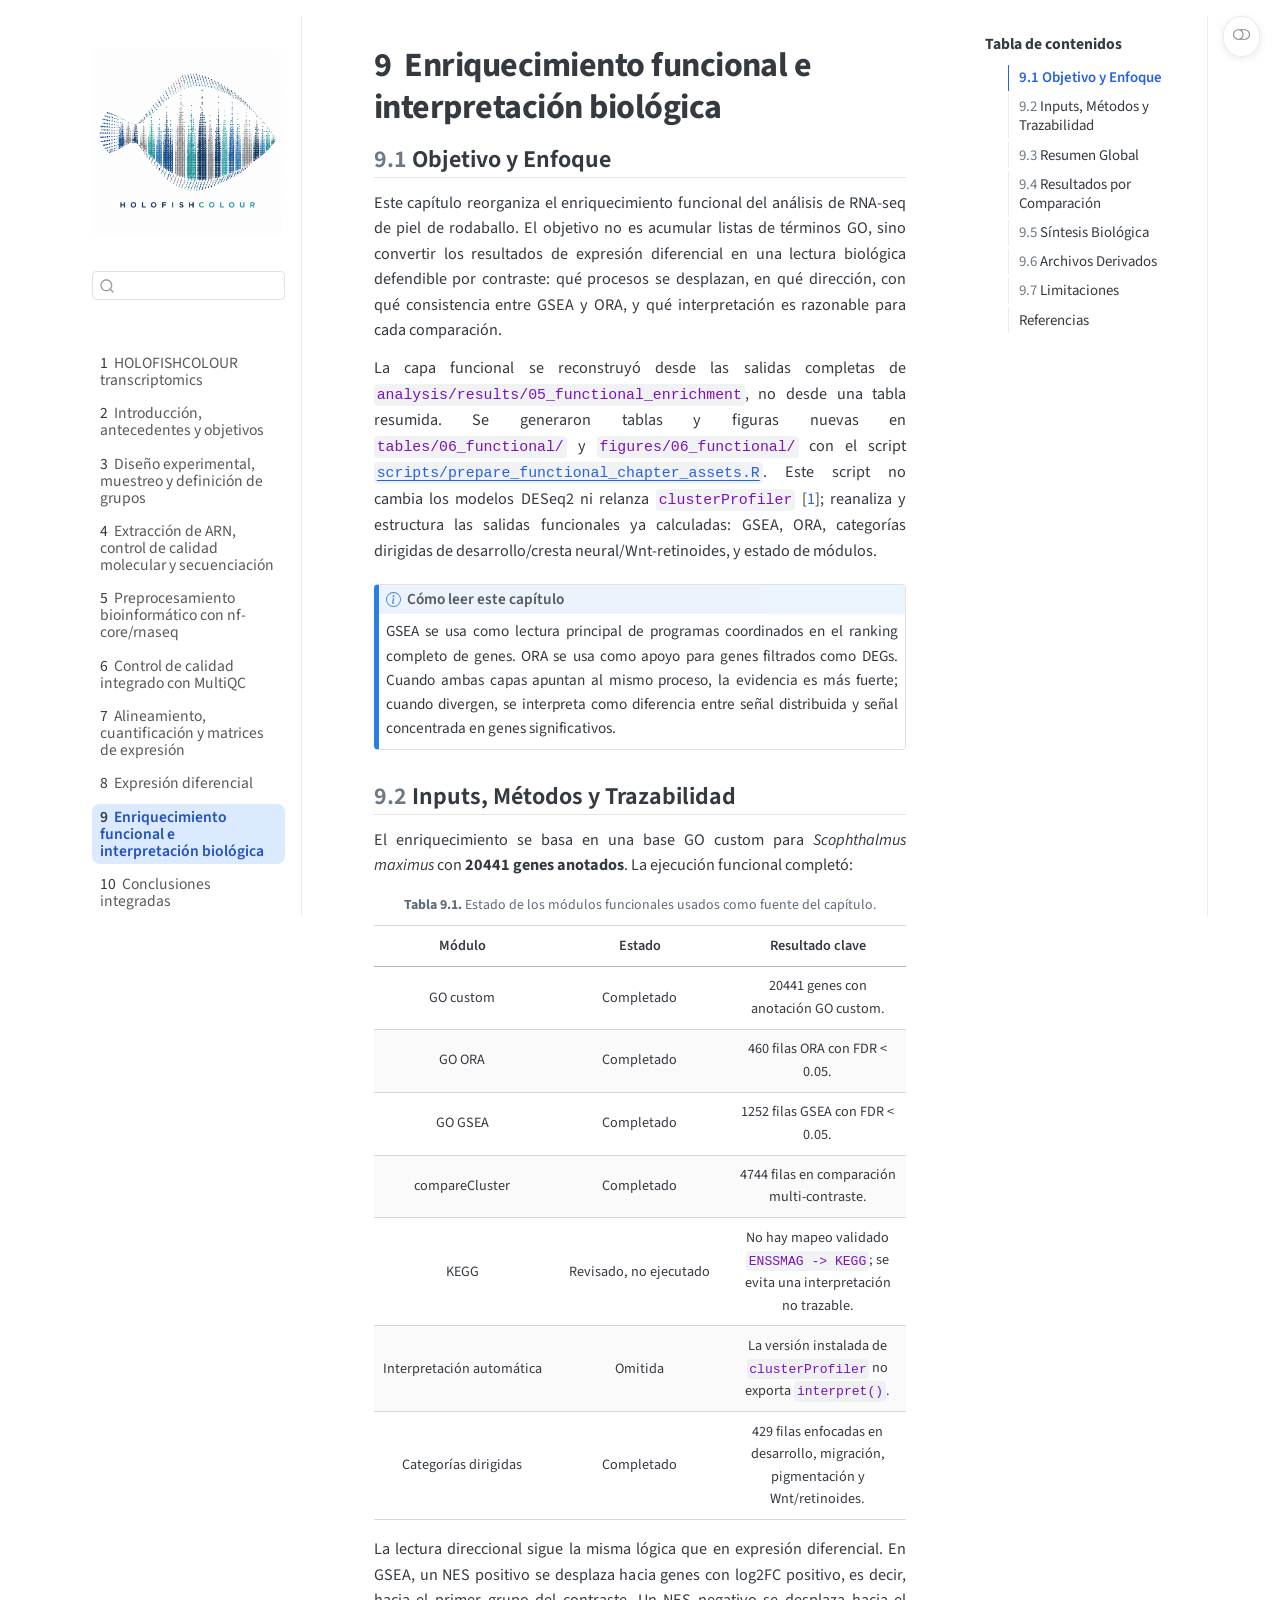
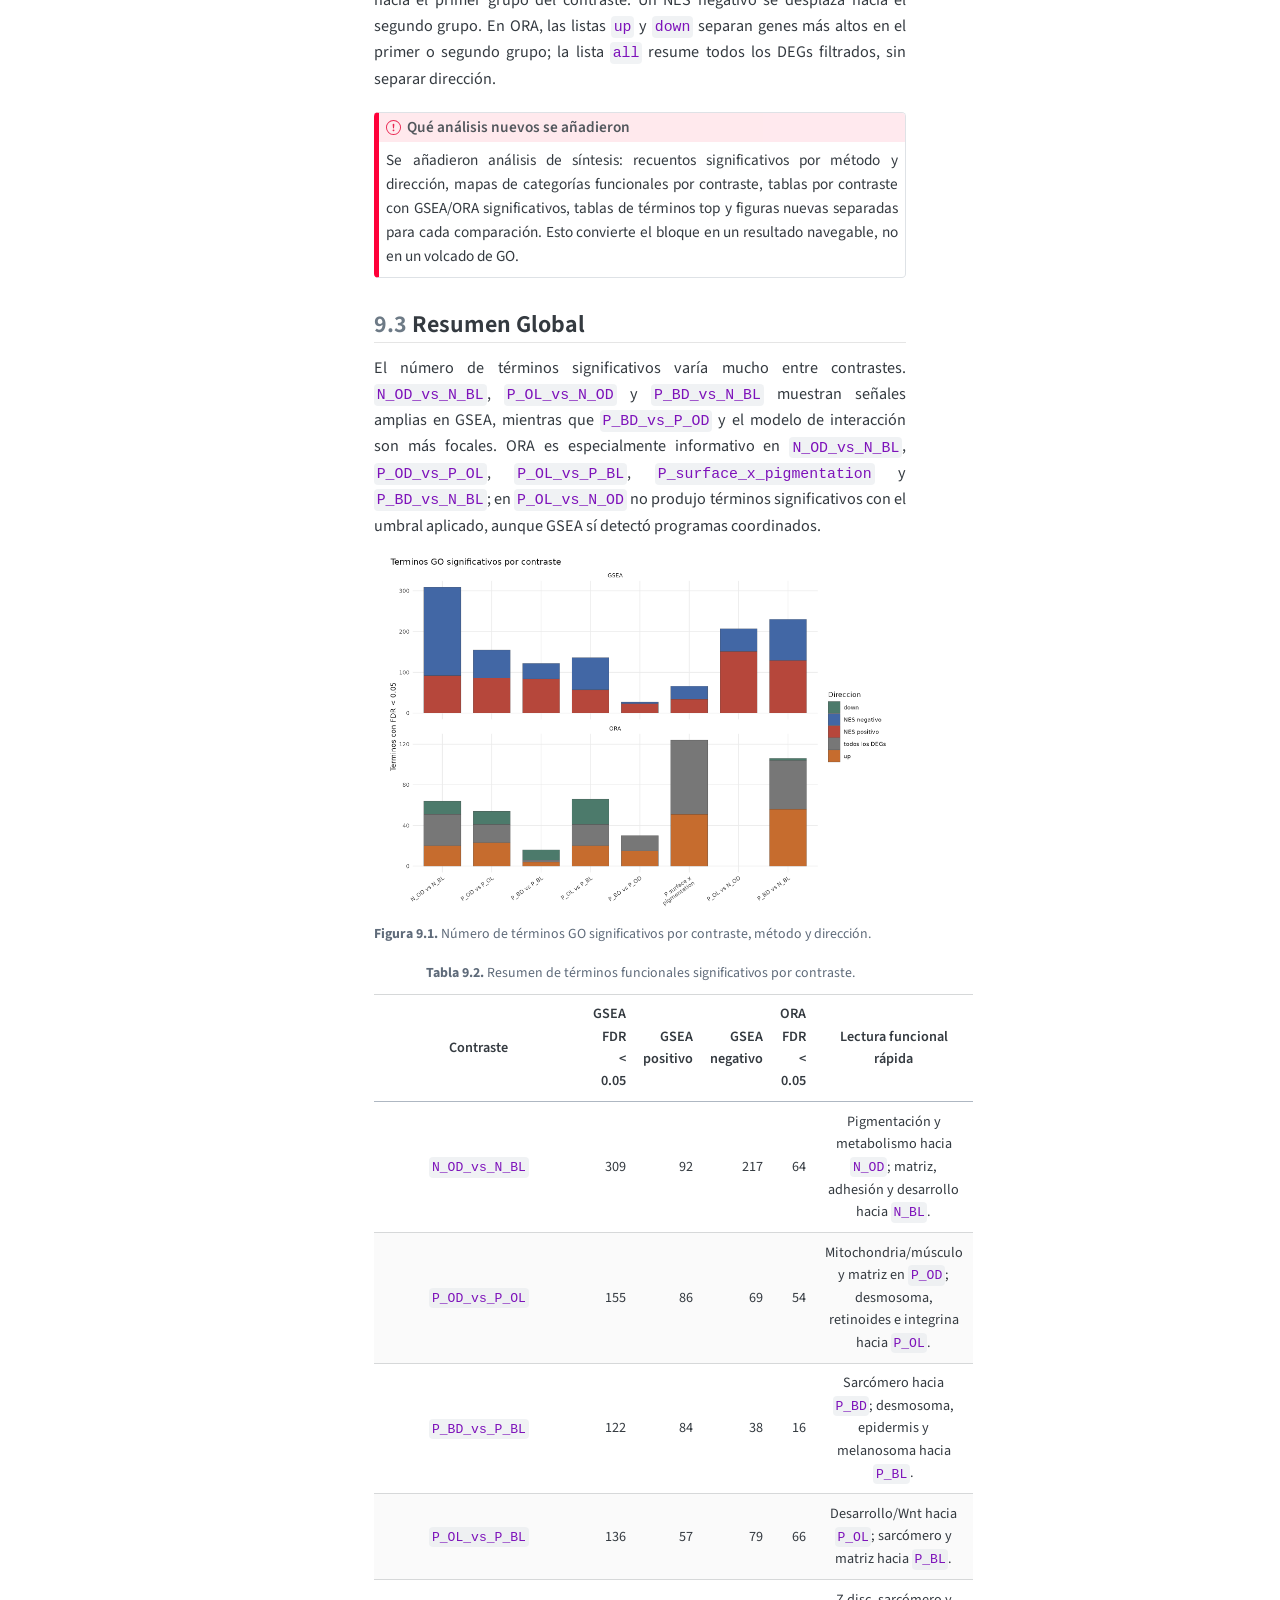
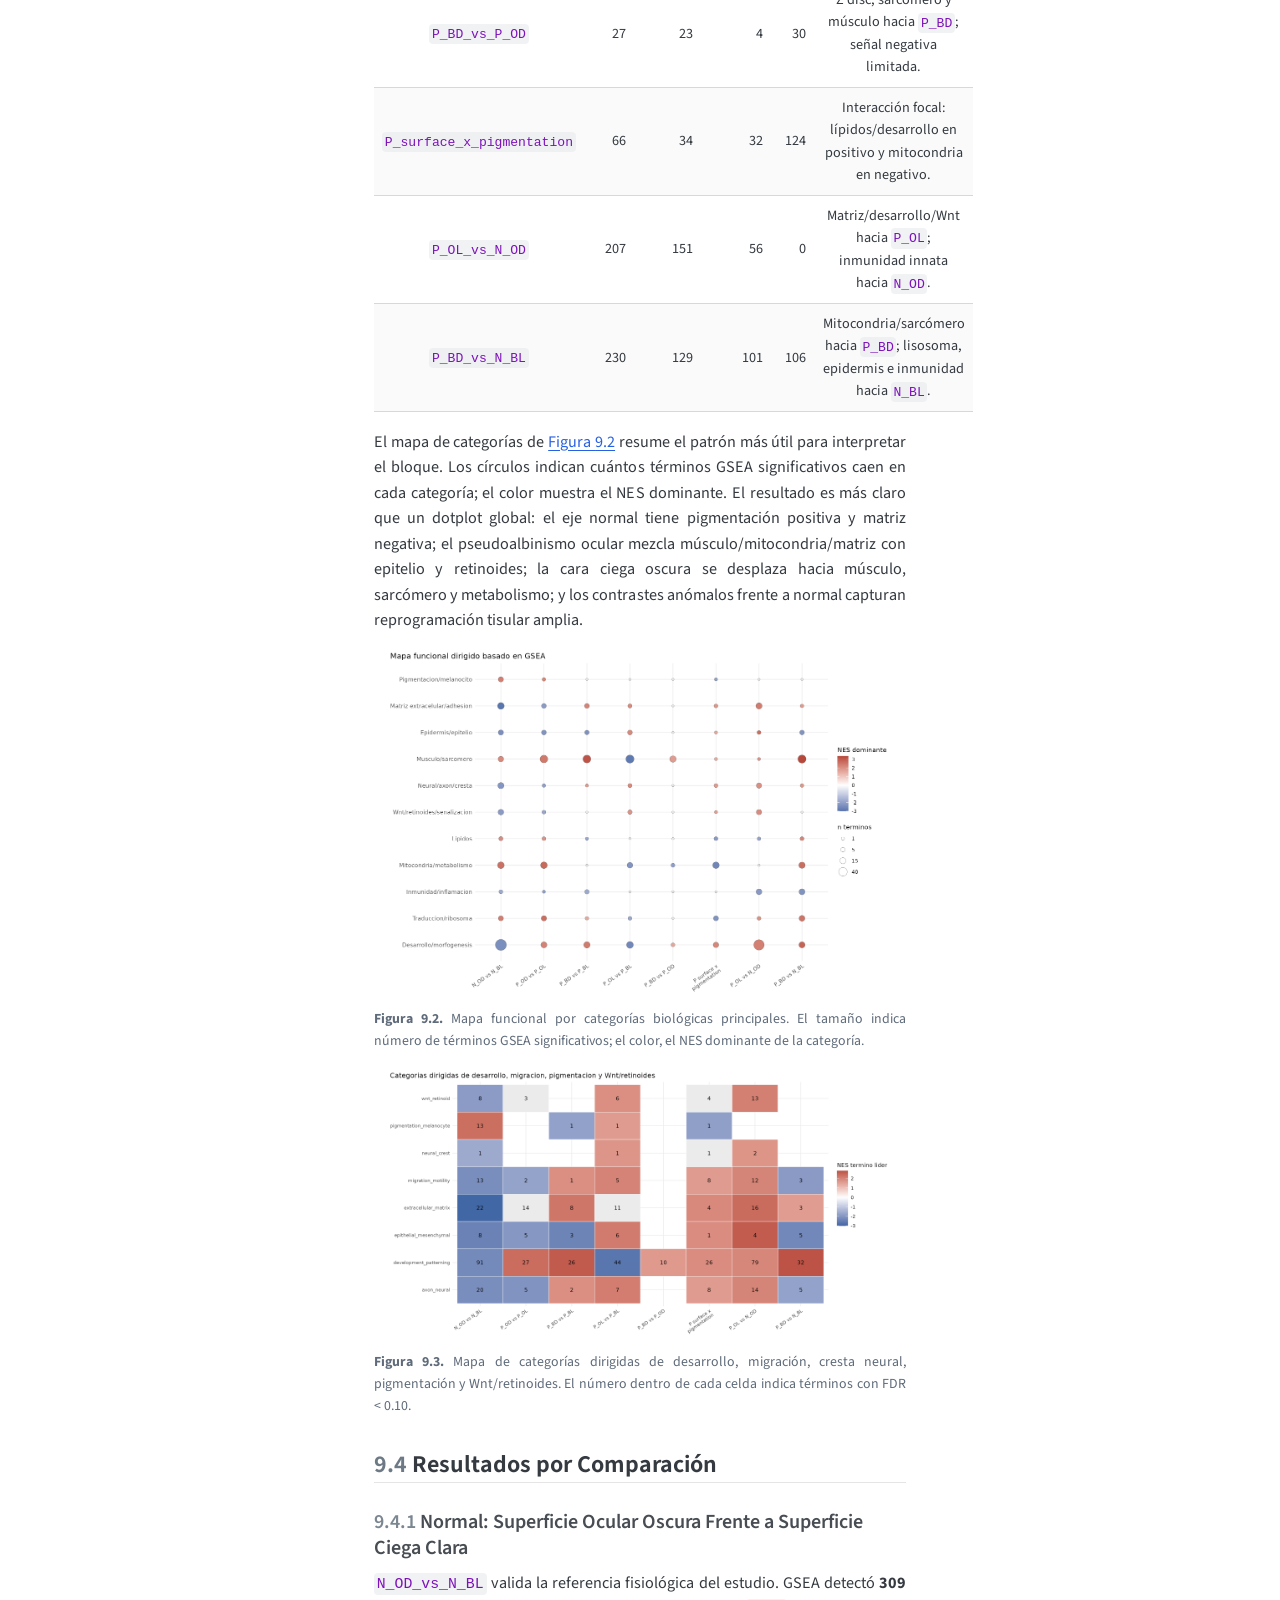
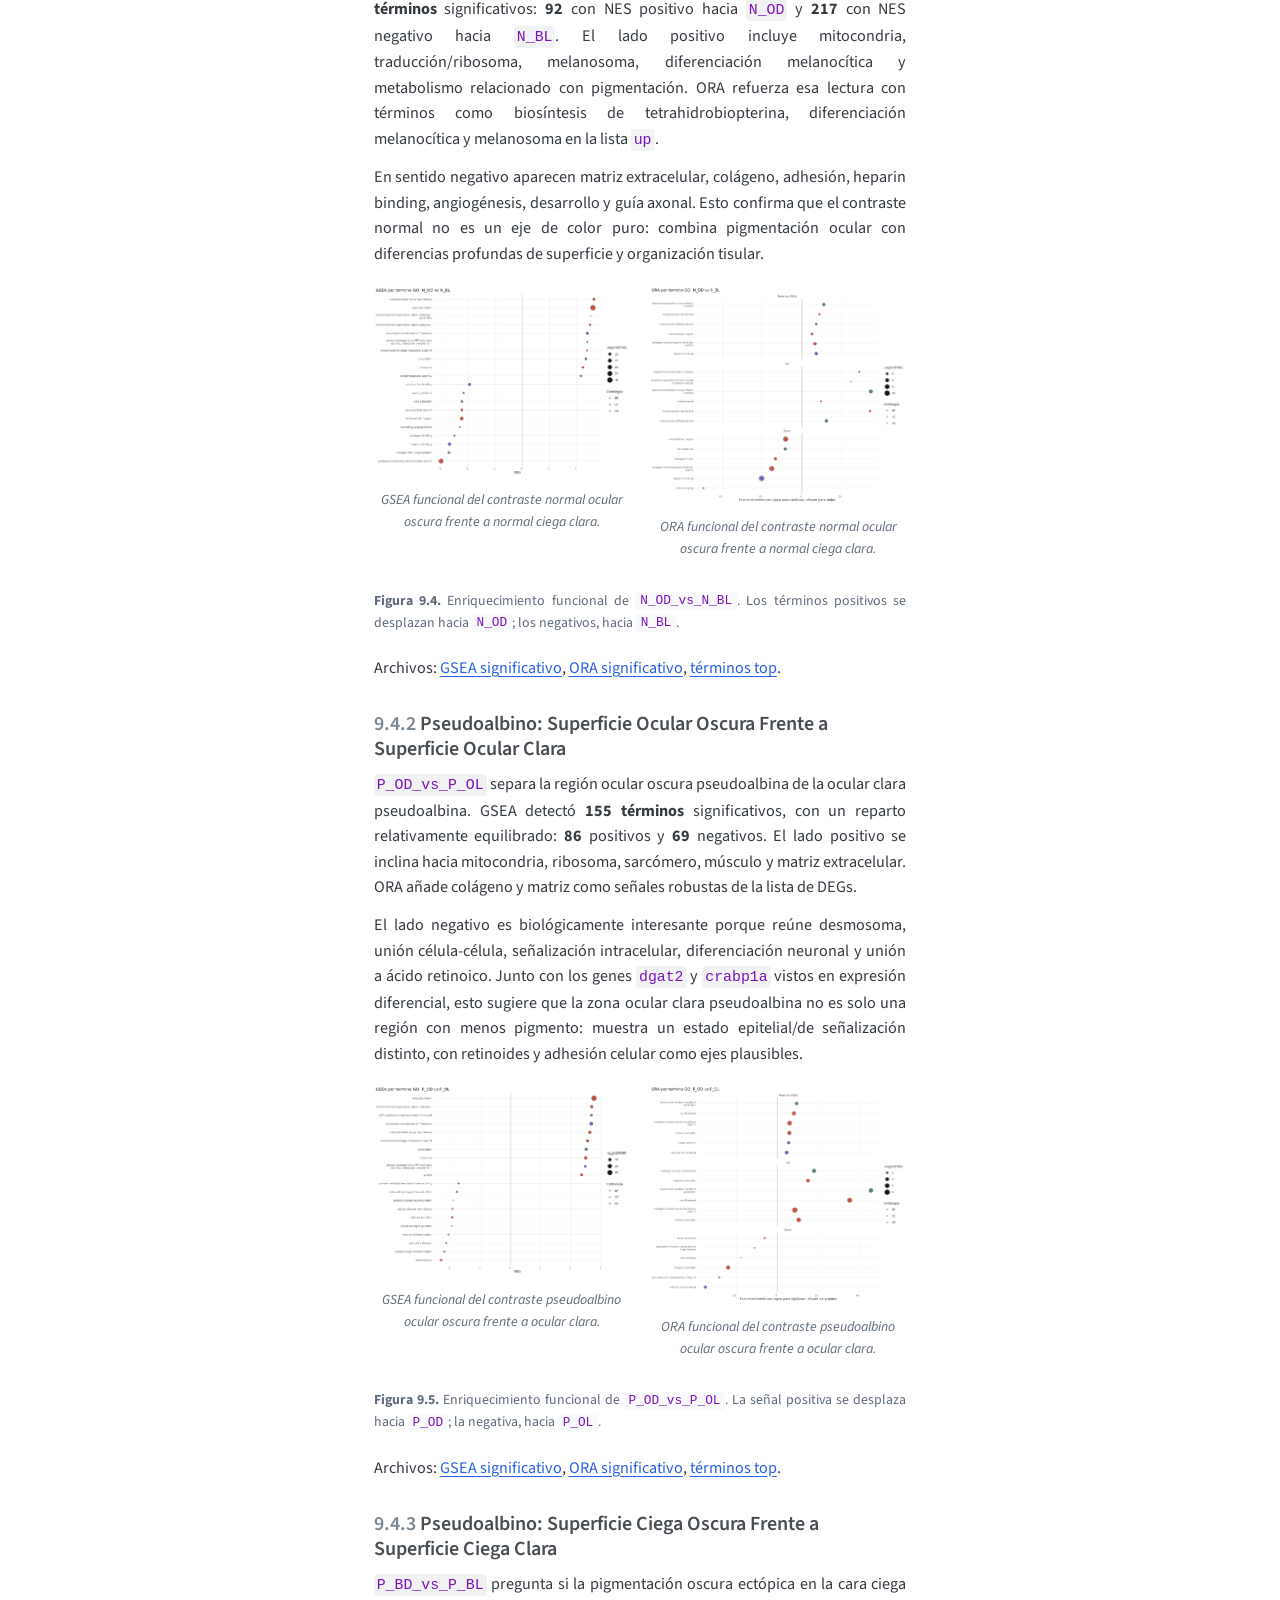
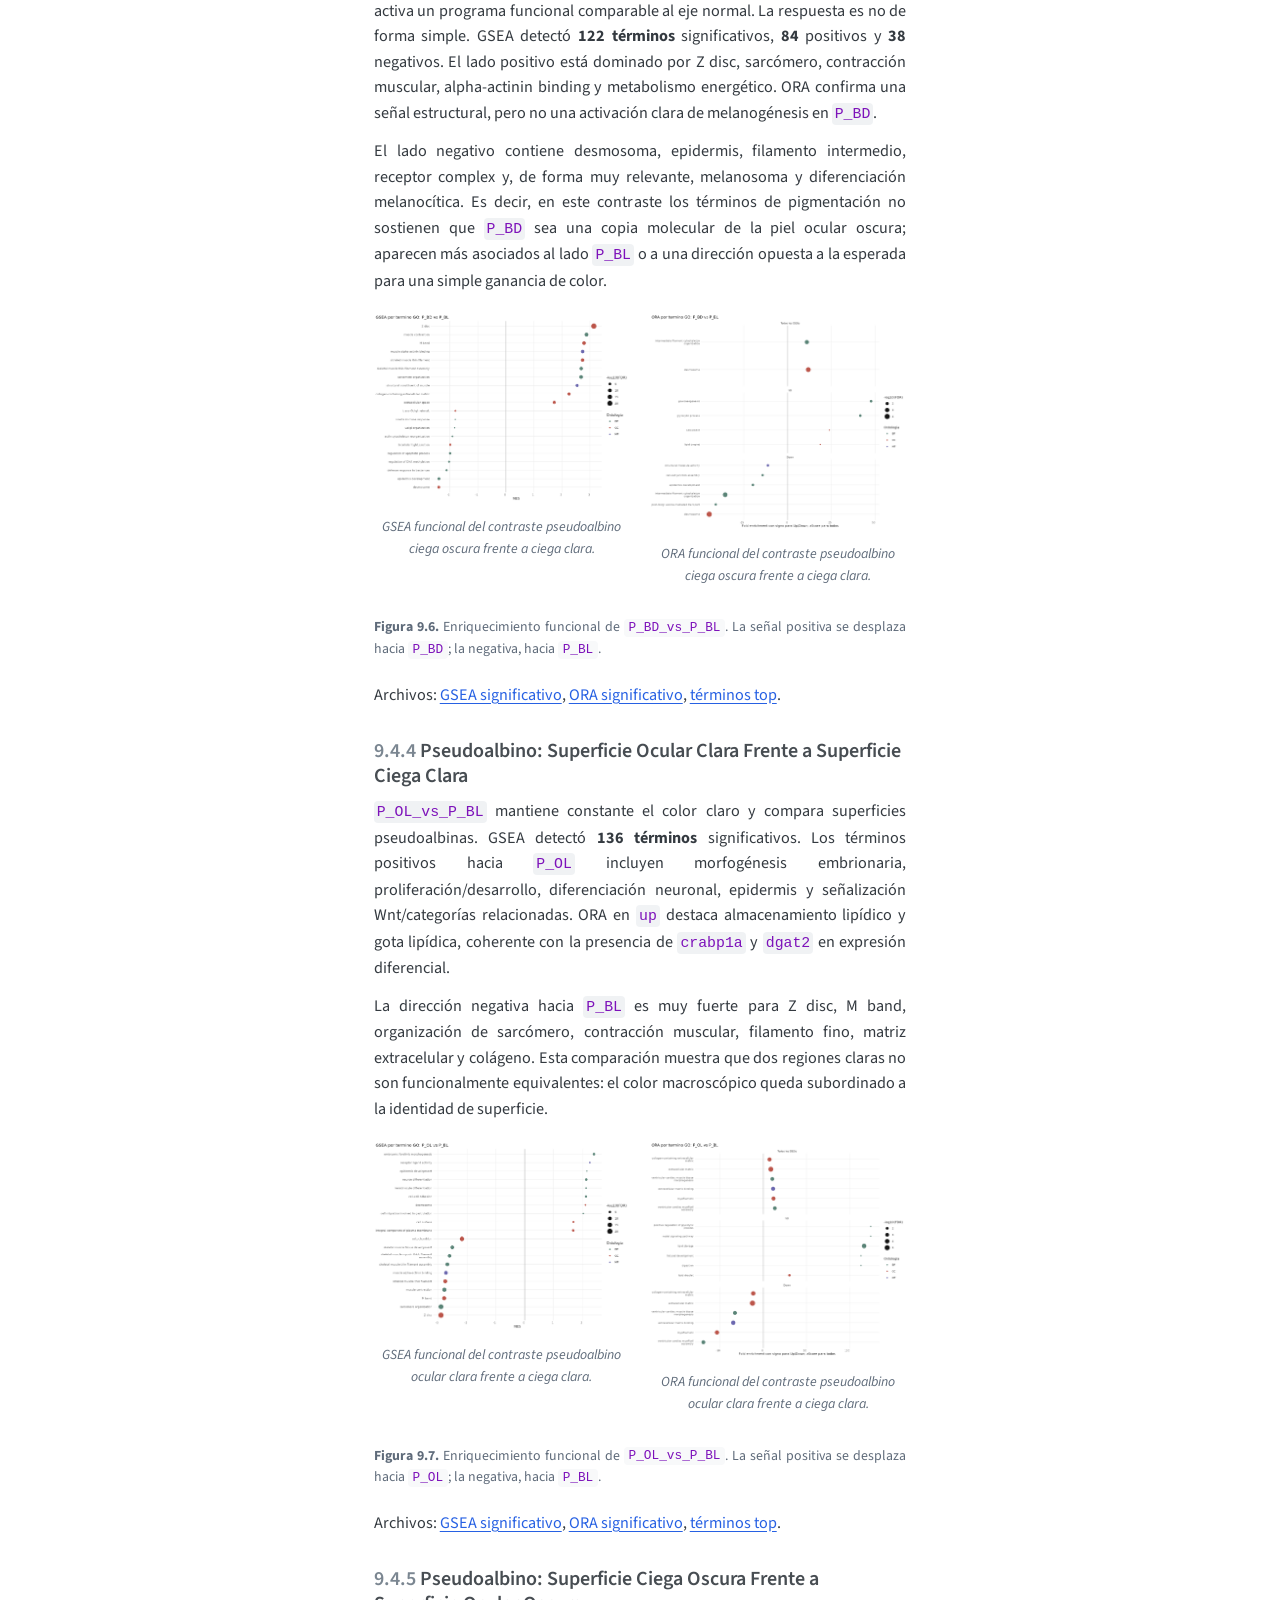
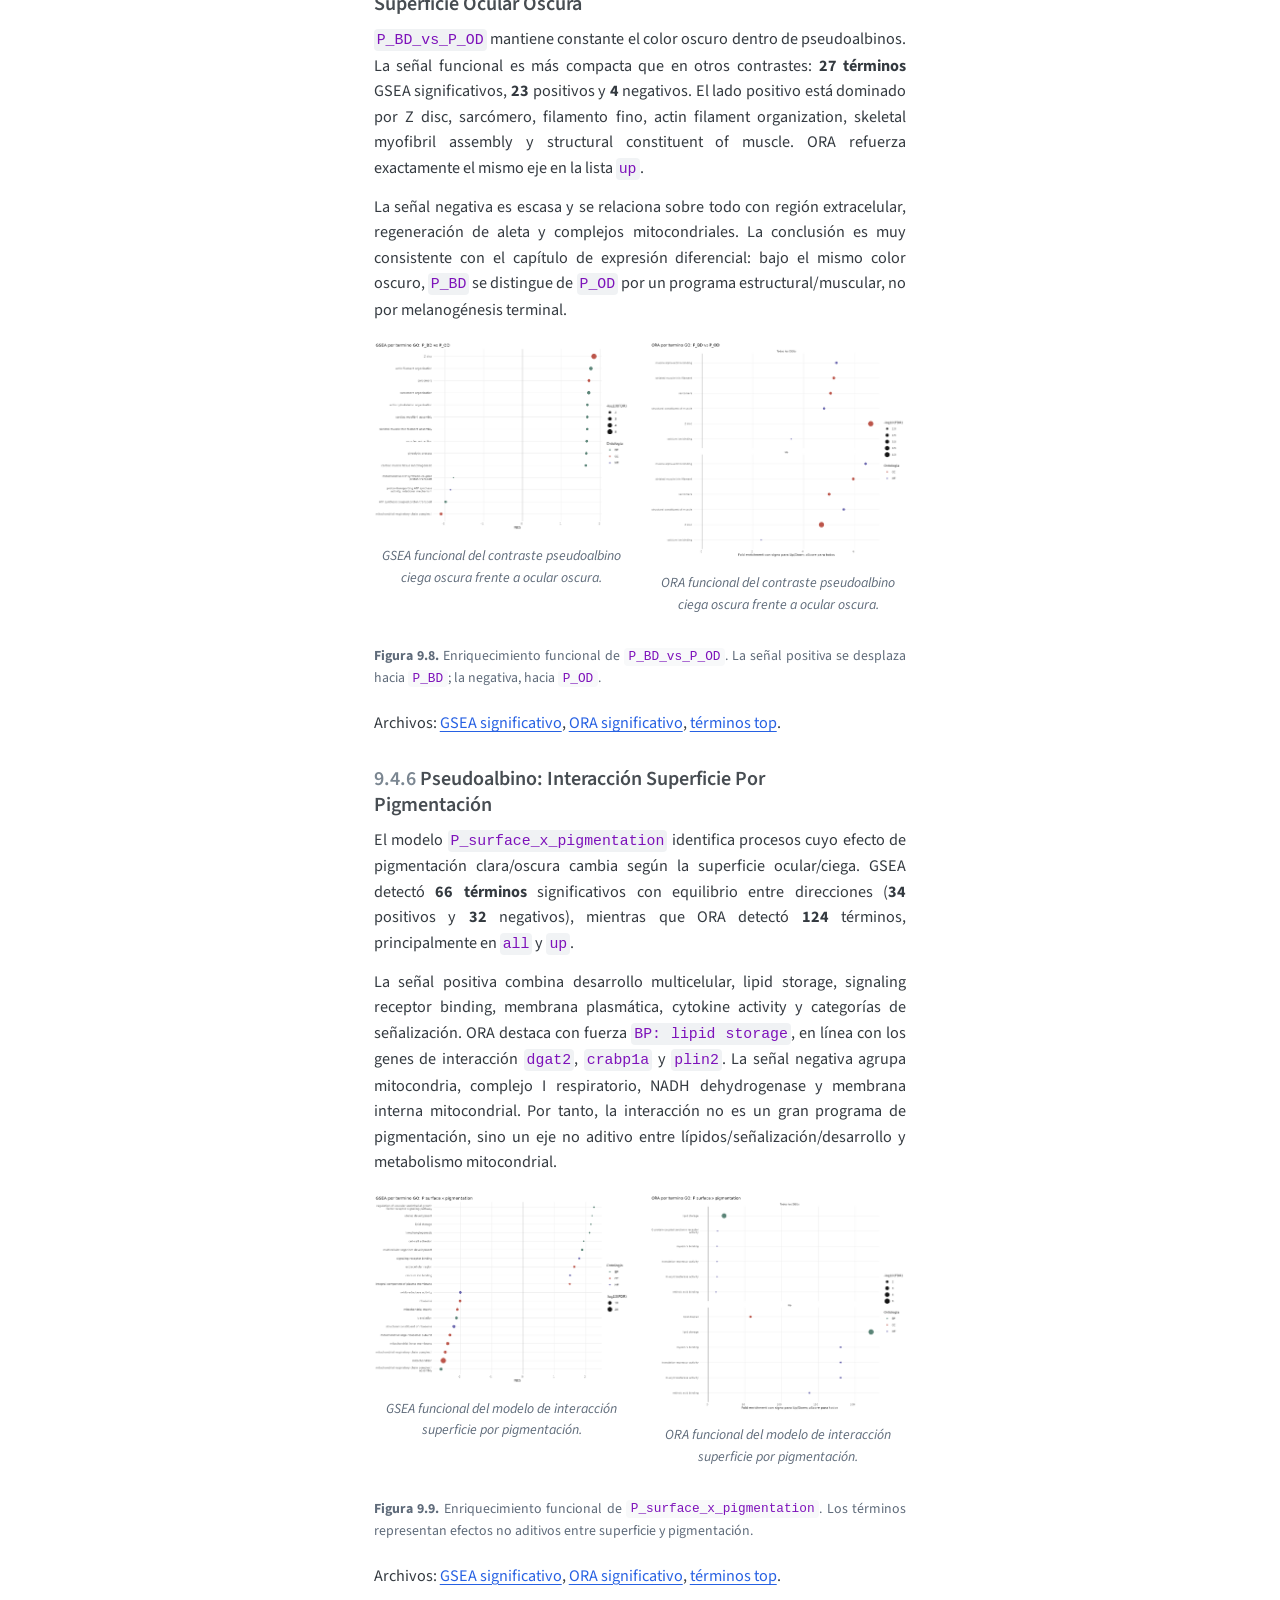
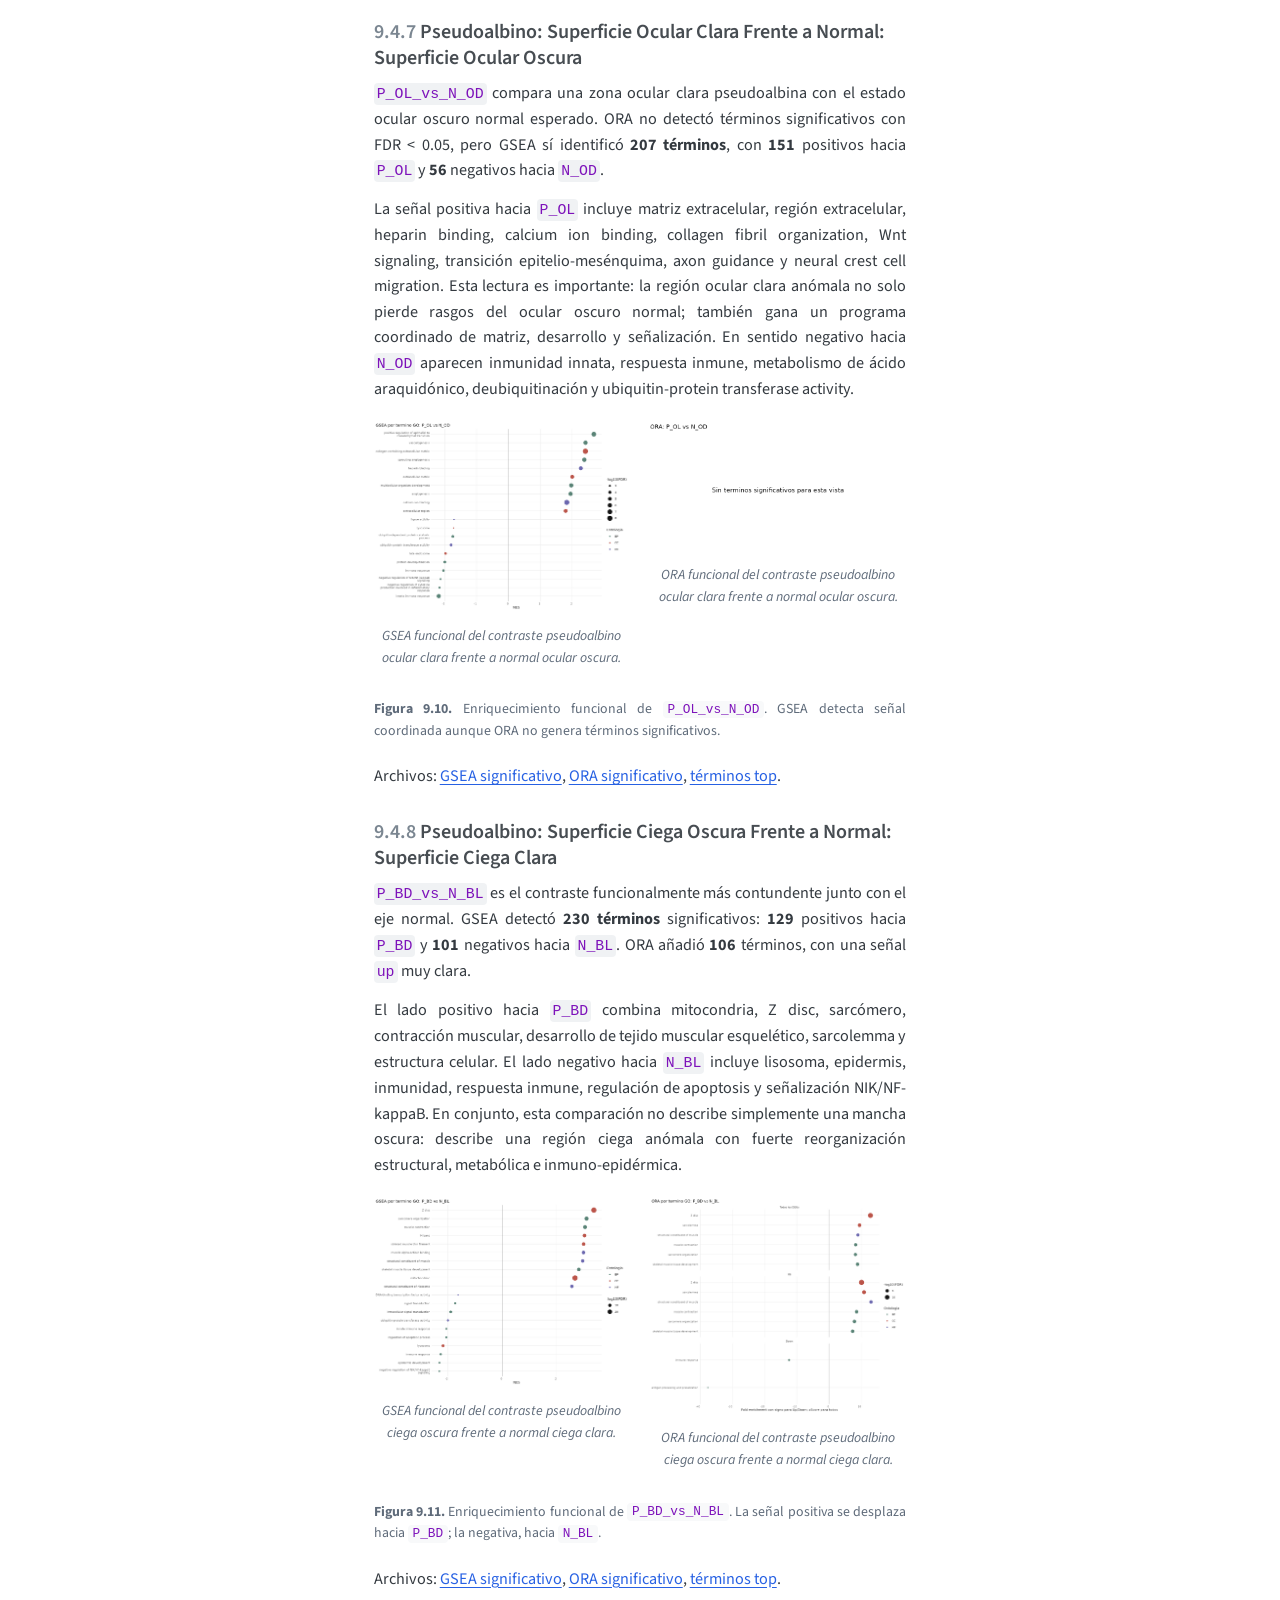
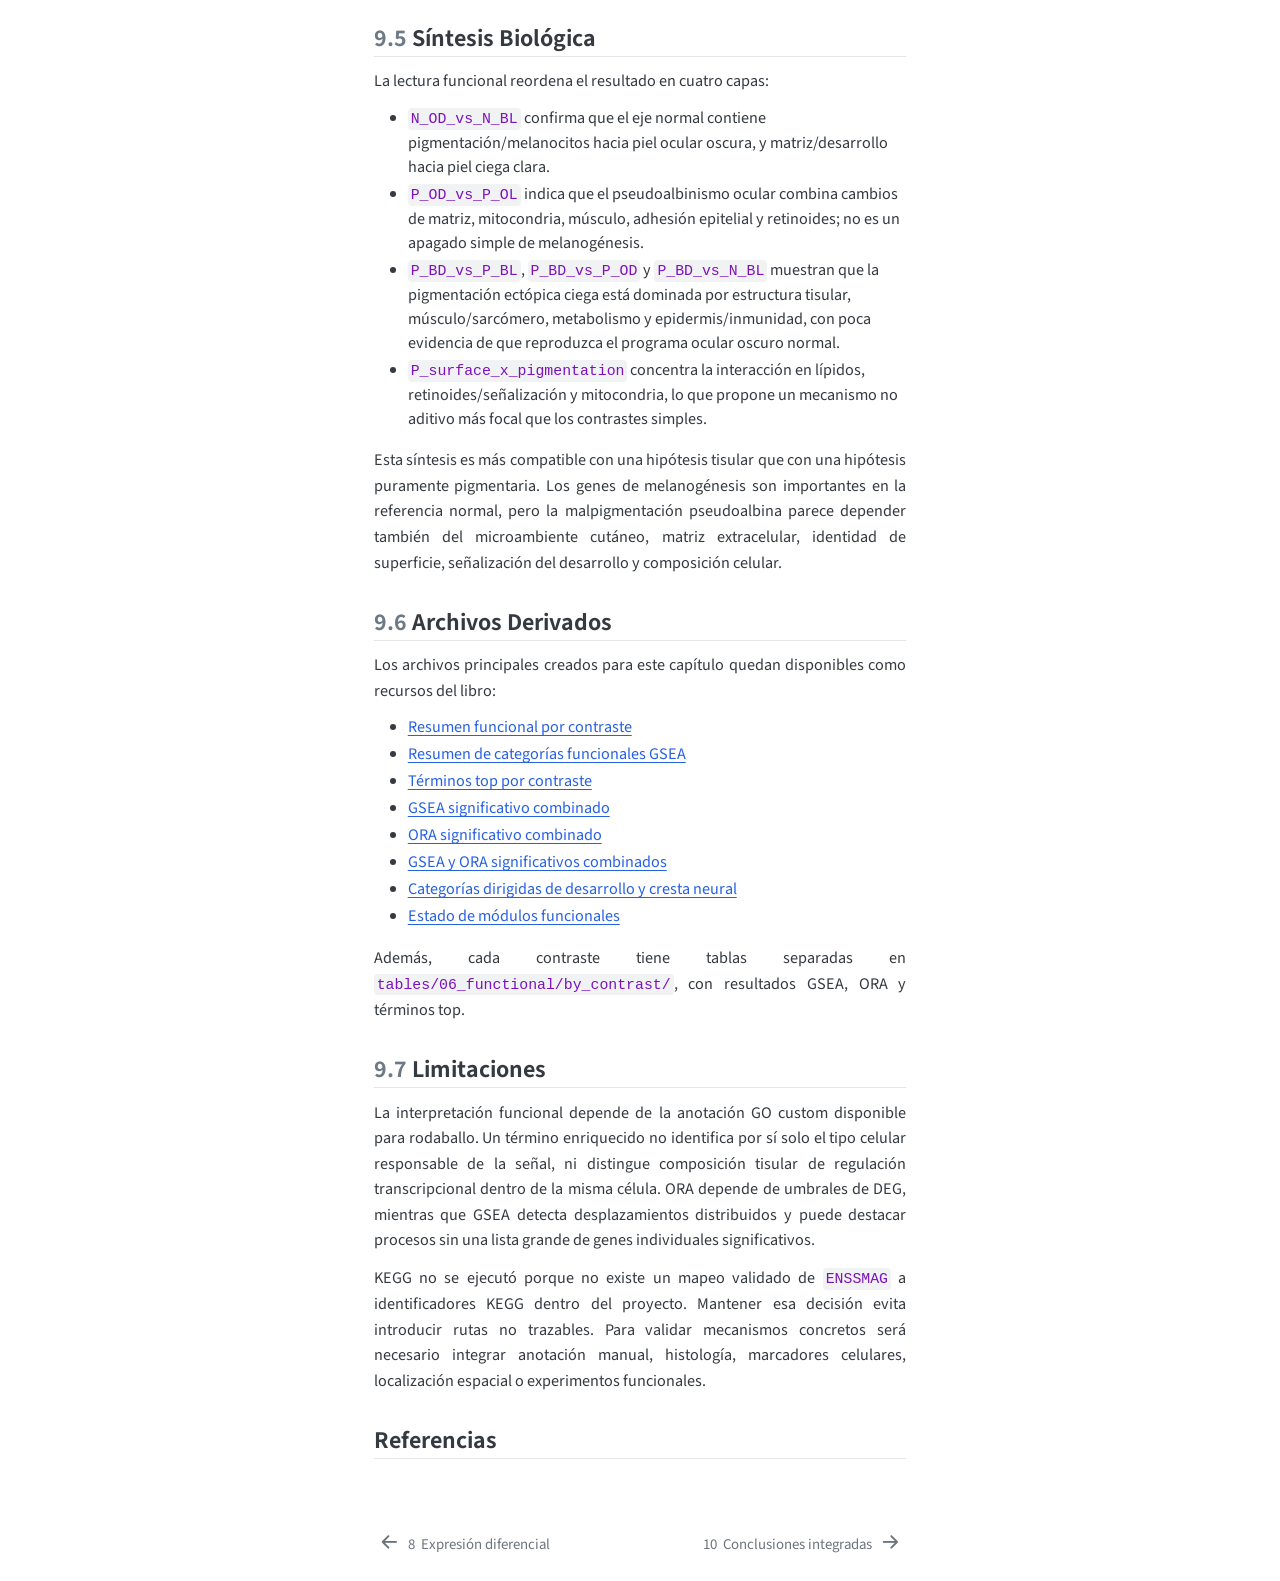
<file: docs/chapters/06_functional_interpretation.html>
<!DOCTYPE html>
<html xmlns="http://www.w3.org/1999/xhtml" lang="es" xml:lang="es"><head>

<meta charset="utf-8">
<meta name="generator" content="quarto-1.8.27">

<meta name="viewport" content="width=device-width, initial-scale=1.0, user-scalable=yes">


<title>9&nbsp; Enriquecimiento funcional e interpretación biológica – HOLOFISHCOLOUR transcriptomics</title>
<style>
code{white-space: pre-wrap;}
span.smallcaps{font-variant: small-caps;}
div.columns{display: flex; gap: min(4vw, 1.5em);}
div.column{flex: auto; overflow-x: auto;}
div.hanging-indent{margin-left: 1.5em; text-indent: -1.5em;}
ul.task-list{list-style: none;}
ul.task-list li input[type="checkbox"] {
  width: 0.8em;
  margin: 0 0.8em 0.2em -1em; /* quarto-specific, see https://github.com/quarto-dev/quarto-cli/issues/4556 */ 
  vertical-align: middle;
}
/* CSS for citations */
div.csl-bib-body { }
div.csl-entry {
  clear: both;
  margin-bottom: 0em;
}
.hanging-indent div.csl-entry {
  margin-left:2em;
  text-indent:-2em;
}
div.csl-left-margin {
  min-width:2em;
  float:left;
}
div.csl-right-inline {
  margin-left:2em;
  padding-left:1em;
}
div.csl-indent {
  margin-left: 2em;
}</style>


<script src="../site_libs/quarto-nav/quarto-nav.js"></script>
<script src="../site_libs/quarto-nav/headroom.min.js"></script>
<script src="../site_libs/clipboard/clipboard.min.js"></script>
<script src="../site_libs/quarto-search/autocomplete.umd.js"></script>
<script src="../site_libs/quarto-search/fuse.min.js"></script>
<script src="../site_libs/quarto-search/quarto-search.js"></script>
<meta name="quarto:offset" content="../">
<link href="../chapters/07_conclusions.html" rel="next">
<link href="../chapters/05_differential_expression.html" rel="prev">
<script src="../site_libs/quarto-html/quarto.js" type="module"></script>
<script src="../site_libs/quarto-html/tabsets/tabsets.js" type="module"></script>
<script src="../site_libs/quarto-html/axe/axe-check.js" type="module"></script>
<script src="../site_libs/quarto-html/popper.min.js"></script>
<script src="../site_libs/quarto-html/tippy.umd.min.js"></script>
<script src="../site_libs/quarto-html/anchor.min.js"></script>
<link href="../site_libs/quarto-html/tippy.css" rel="stylesheet">
<link href="../site_libs/quarto-html/quarto-syntax-highlighting-ed96de9b727972fe78a7b5d16c58bf87.css" rel="stylesheet" class="quarto-color-scheme" id="quarto-text-highlighting-styles">
<link href="../site_libs/quarto-html/quarto-syntax-highlighting-dark-4d9afe2b8d18ee9fa5d0d57b5ed4214d.css" rel="stylesheet" class="quarto-color-scheme quarto-color-alternate" id="quarto-text-highlighting-styles">
<link href="../site_libs/quarto-html/quarto-syntax-highlighting-ed96de9b727972fe78a7b5d16c58bf87.css" rel="stylesheet" class="quarto-color-scheme-extra" id="quarto-text-highlighting-styles">
<script src="../site_libs/bootstrap/bootstrap.min.js"></script>
<link href="../site_libs/bootstrap/bootstrap-icons.css" rel="stylesheet">
<link href="../site_libs/bootstrap/bootstrap-0dd2bd5de344125cf763a379ddc3eb04.min.css" rel="stylesheet" append-hash="true" class="quarto-color-scheme" id="quarto-bootstrap" data-mode="light">
<link href="../site_libs/bootstrap/bootstrap-dark-7e34ecb6a0e7991f0346b0751d4a7c3f.min.css" rel="stylesheet" append-hash="true" class="quarto-color-scheme quarto-color-alternate" id="quarto-bootstrap" data-mode="dark">
<link href="../site_libs/bootstrap/bootstrap-0dd2bd5de344125cf763a379ddc3eb04.min.css" rel="stylesheet" append-hash="true" class="quarto-color-scheme-extra" id="quarto-bootstrap" data-mode="light">
<script src="../site_libs/quarto-contrib/glightbox/glightbox.min.js"></script>
<link href="../site_libs/quarto-contrib/glightbox/glightbox.min.css" rel="stylesheet">
<link href="../site_libs/quarto-contrib/glightbox/lightbox.css" rel="stylesheet">
<script id="quarto-search-options" type="application/json">{
  "location": "sidebar",
  "copy-button": false,
  "collapse-after": 3,
  "panel-placement": "start",
  "type": "textbox",
  "limit": 50,
  "keyboard-shortcut": [
    "f",
    "/",
    "s"
  ],
  "show-item-context": false,
  "language": {
    "search-no-results-text": "No se han encontrado resultados",
    "search-matching-documents-text": "documentos encontrados",
    "search-copy-link-title": "Copiar el enlace en la búsqueda",
    "search-hide-matches-text": "Ocultar resultados adicionales",
    "search-more-match-text": "resultado adicional en este documento",
    "search-more-matches-text": "resultados adicionales en este documento",
    "search-clear-button-title": "Borrar",
    "search-text-placeholder": "",
    "search-detached-cancel-button-title": "Cancelar",
    "search-submit-button-title": "Enviar",
    "search-label": "Buscar"
  }
}</script>
<style>html{ scroll-behavior: smooth; }</style>


<link rel="stylesheet" href="../styles.css">
</head>

<body class="nav-sidebar floating quarto-light"><script id="quarto-html-before-body" type="application/javascript">
    const toggleBodyColorMode = (bsSheetEl) => {
      const mode = bsSheetEl.getAttribute("data-mode");
      const bodyEl = window.document.querySelector("body");
      if (mode === "dark") {
        bodyEl.classList.add("quarto-dark");
        bodyEl.classList.remove("quarto-light");
      } else {
        bodyEl.classList.add("quarto-light");
        bodyEl.classList.remove("quarto-dark");
      }
    }
    const toggleBodyColorPrimary = () => {
      const bsSheetEl = window.document.querySelector("link#quarto-bootstrap:not([rel=disabled-stylesheet])");
      if (bsSheetEl) {
        toggleBodyColorMode(bsSheetEl);
      }
    }
    const setColorSchemeToggle = (alternate) => {
      const toggles = window.document.querySelectorAll('.quarto-color-scheme-toggle');
      for (let i=0; i < toggles.length; i++) {
        const toggle = toggles[i];
        if (toggle) {
          if (alternate) {
            toggle.classList.add("alternate");
          } else {
            toggle.classList.remove("alternate");
          }
        }
      }
    };
    const toggleColorMode = (alternate) => {
      // Switch the stylesheets
      const primaryStylesheets = window.document.querySelectorAll('link.quarto-color-scheme:not(.quarto-color-alternate)');
      const alternateStylesheets = window.document.querySelectorAll('link.quarto-color-scheme.quarto-color-alternate');
      manageTransitions('#quarto-margin-sidebar .nav-link', false);
      if (alternate) {
        // note: dark is layered on light, we don't disable primary!
        enableStylesheet(alternateStylesheets);
        for (const sheetNode of alternateStylesheets) {
          if (sheetNode.id === "quarto-bootstrap") {
            toggleBodyColorMode(sheetNode);
          }
        }
      } else {
        disableStylesheet(alternateStylesheets);
        enableStylesheet(primaryStylesheets)
        toggleBodyColorPrimary();
      }
      manageTransitions('#quarto-margin-sidebar .nav-link', true);
      // Switch the toggles
      setColorSchemeToggle(alternate)
      // Hack to workaround the fact that safari doesn't
      // properly recolor the scrollbar when toggling (#1455)
      if (navigator.userAgent.indexOf('Safari') > 0 && navigator.userAgent.indexOf('Chrome') == -1) {
        manageTransitions("body", false);
        window.scrollTo(0, 1);
        setTimeout(() => {
          window.scrollTo(0, 0);
          manageTransitions("body", true);
        }, 40);
      }
    }
    const disableStylesheet = (stylesheets) => {
      for (let i=0; i < stylesheets.length; i++) {
        const stylesheet = stylesheets[i];
        stylesheet.rel = 'disabled-stylesheet';
      }
    }
    const enableStylesheet = (stylesheets) => {
      for (let i=0; i < stylesheets.length; i++) {
        const stylesheet = stylesheets[i];
        if(stylesheet.rel !== 'stylesheet') { // for Chrome, which will still FOUC without this check
          stylesheet.rel = 'stylesheet';
        }
      }
    }
    const manageTransitions = (selector, allowTransitions) => {
      const els = window.document.querySelectorAll(selector);
      for (let i=0; i < els.length; i++) {
        const el = els[i];
        if (allowTransitions) {
          el.classList.remove('notransition');
        } else {
          el.classList.add('notransition');
        }
      }
    }
    const isFileUrl = () => {
      return window.location.protocol === 'file:';
    }
    const hasAlternateSentinel = () => {
      let styleSentinel = getColorSchemeSentinel();
      if (styleSentinel !== null) {
        return styleSentinel === "alternate";
      } else {
        return false;
      }
    }
    const setStyleSentinel = (alternate) => {
      const value = alternate ? "alternate" : "default";
      if (!isFileUrl()) {
        window.localStorage.setItem("quarto-color-scheme", value);
      } else {
        localAlternateSentinel = value;
      }
    }
    const getColorSchemeSentinel = () => {
      if (!isFileUrl()) {
        const storageValue = window.localStorage.getItem("quarto-color-scheme");
        return storageValue != null ? storageValue : localAlternateSentinel;
      } else {
        return localAlternateSentinel;
      }
    }
    const toggleGiscusIfUsed = (isAlternate, darkModeDefault) => {
      const baseTheme = document.querySelector('#giscus-base-theme')?.value ?? 'light';
      const alternateTheme = document.querySelector('#giscus-alt-theme')?.value ?? 'dark';
      let newTheme = '';
      if(authorPrefersDark) {
        newTheme = isAlternate ? baseTheme : alternateTheme;
      } else {
        newTheme = isAlternate ? alternateTheme : baseTheme;
      }
      const changeGiscusTheme = () => {
        // From: https://github.com/giscus/giscus/issues/336
        const sendMessage = (message) => {
          const iframe = document.querySelector('iframe.giscus-frame');
          if (!iframe) return;
          iframe.contentWindow.postMessage({ giscus: message }, 'https://giscus.app');
        }
        sendMessage({
          setConfig: {
            theme: newTheme
          }
        });
      }
      const isGiscussLoaded = window.document.querySelector('iframe.giscus-frame') !== null;
      if (isGiscussLoaded) {
        changeGiscusTheme();
      }
    };
    const authorPrefersDark = false;
    const darkModeDefault = authorPrefersDark;
      document.querySelector('link#quarto-text-highlighting-styles.quarto-color-scheme-extra').rel = 'disabled-stylesheet';
      document.querySelector('link#quarto-bootstrap.quarto-color-scheme-extra').rel = 'disabled-stylesheet';
    let localAlternateSentinel = darkModeDefault ? 'alternate' : 'default';
    // Dark / light mode switch
    window.quartoToggleColorScheme = () => {
      // Read the current dark / light value
      let toAlternate = !hasAlternateSentinel();
      toggleColorMode(toAlternate);
      setStyleSentinel(toAlternate);
      toggleGiscusIfUsed(toAlternate, darkModeDefault);
      window.dispatchEvent(new Event('resize'));
    };
    // Switch to dark mode if need be
    if (hasAlternateSentinel()) {
      toggleColorMode(true);
    } else {
      toggleColorMode(false);
    }
  </script>

<div id="quarto-search-results"></div>
  <header id="quarto-header" class="headroom fixed-top">
  <nav class="quarto-secondary-nav">
    <div class="container-fluid d-flex">
      <button type="button" class="quarto-btn-toggle btn" data-bs-toggle="collapse" role="button" data-bs-target=".quarto-sidebar-collapse-item" aria-controls="quarto-sidebar" aria-expanded="false" aria-label="Alternar barra lateral" onclick="if (window.quartoToggleHeadroom) { window.quartoToggleHeadroom(); }">
        <i class="bi bi-layout-text-sidebar-reverse"></i>
      </button>
        <nav class="quarto-page-breadcrumbs" aria-label="breadcrumb"><ol class="breadcrumb"><li class="breadcrumb-item"><a href="../chapters/06_functional_interpretation.html"><span class="chapter-number">9</span>&nbsp; <span class="chapter-title">Enriquecimiento funcional e interpretación biológica</span></a></li></ol></nav>
        <a class="flex-grow-1" role="navigation" data-bs-toggle="collapse" data-bs-target=".quarto-sidebar-collapse-item" aria-controls="quarto-sidebar" aria-expanded="false" aria-label="Alternar barra lateral" onclick="if (window.quartoToggleHeadroom) { window.quartoToggleHeadroom(); }">      
        </a>
      <button type="button" class="btn quarto-search-button" aria-label="Buscar" onclick="window.quartoOpenSearch();">
        <i class="bi bi-search"></i>
      </button>
    </div>
  </nav>
</header>
<!-- content -->
<div id="quarto-content" class="quarto-container page-columns page-rows-contents page-layout-article">
<!-- sidebar -->
  <nav id="quarto-sidebar" class="sidebar collapse collapse-horizontal quarto-sidebar-collapse-item sidebar-navigation floating overflow-auto">
    <div class="pt-lg-2 mt-2 text-left sidebar-header sidebar-header-stacked">
      <a href="index.html" class="sidebar-logo-link">
      <img src="../images/holofishcolour_manhattan_logo_2026.png" alt="HOLOFISHCOLOUR" class="sidebar-logo light-content py-0 d-lg-inline d-none">
      <img src="../images/holofishcolour_manhattan_logo_2026.png" alt="HOLOFISHCOLOUR" class="sidebar-logo dark-content py-0 d-lg-inline d-none">
      </a>
    <div class="sidebar-title mb-0 py-0">
      <a href="../">HOLOFISHCOLOUR transcriptomics</a> 
        <div class="sidebar-tools-main">
  <a href="" class="quarto-color-scheme-toggle quarto-navigation-tool  px-1" onclick="window.quartoToggleColorScheme(); return false;" title="Alternar modo oscuro"><i class="bi"></i></a>
</div>
    </div>
      </div>
        <div class="mt-2 flex-shrink-0 align-items-center">
        <div class="sidebar-search">
        <div id="quarto-search" class="" title="Buscar"></div>
        </div>
        </div>
    <div class="sidebar-menu-container"> 
    <ul class="list-unstyled mt-1">
        <li class="sidebar-item">
  <div class="sidebar-item-container"> 
  <a href="../index.html" class="sidebar-item-text sidebar-link">
 <span class="menu-text"><span class="chapter-number">1</span>&nbsp; <span class="chapter-title">HOLOFISHCOLOUR transcriptomics</span></span></a>
  </div>
</li>
        <li class="sidebar-item">
  <div class="sidebar-item-container"> 
  <a href="../chapters/01_intro.html" class="sidebar-item-text sidebar-link">
 <span class="menu-text"><span class="chapter-number">2</span>&nbsp; <span class="chapter-title">Introducción, antecedentes y objetivos</span></span></a>
  </div>
</li>
        <li class="sidebar-item">
  <div class="sidebar-item-container"> 
  <a href="../chapters/02_exp_design.html" class="sidebar-item-text sidebar-link">
 <span class="menu-text"><span class="chapter-number">3</span>&nbsp; <span class="chapter-title">Diseño experimental, muestreo y definición de grupos</span></span></a>
  </div>
</li>
        <li class="sidebar-item">
  <div class="sidebar-item-container"> 
  <a href="../chapters/03_results.html" class="sidebar-item-text sidebar-link">
 <span class="menu-text"><span class="chapter-number">4</span>&nbsp; <span class="chapter-title">Extracción de ARN, control de calidad molecular y secuenciación</span></span></a>
  </div>
</li>
        <li class="sidebar-item">
  <div class="sidebar-item-container"> 
  <a href="../chapters/02_methods_nfcore.html" class="sidebar-item-text sidebar-link">
 <span class="menu-text"><span class="chapter-number">5</span>&nbsp; <span class="chapter-title">Preprocesamiento bioinformático con nf-core/rnaseq</span></span></a>
  </div>
</li>
        <li class="sidebar-item">
  <div class="sidebar-item-container"> 
  <a href="../chapters/03_qc_multiqc.html" class="sidebar-item-text sidebar-link">
 <span class="menu-text"><span class="chapter-number">6</span>&nbsp; <span class="chapter-title">Control de calidad integrado con MultiQC</span></span></a>
  </div>
</li>
        <li class="sidebar-item">
  <div class="sidebar-item-container"> 
  <a href="../chapters/04_alignment_quant.html" class="sidebar-item-text sidebar-link">
 <span class="menu-text"><span class="chapter-number">7</span>&nbsp; <span class="chapter-title">Alineamiento, cuantificación y matrices de expresión</span></span></a>
  </div>
</li>
        <li class="sidebar-item">
  <div class="sidebar-item-container"> 
  <a href="../chapters/05_differential_expression.html" class="sidebar-item-text sidebar-link">
 <span class="menu-text"><span class="chapter-number">8</span>&nbsp; <span class="chapter-title">Expresión diferencial</span></span></a>
  </div>
</li>
        <li class="sidebar-item">
  <div class="sidebar-item-container"> 
  <a href="../chapters/06_functional_interpretation.html" class="sidebar-item-text sidebar-link active">
 <span class="menu-text"><span class="chapter-number">9</span>&nbsp; <span class="chapter-title">Enriquecimiento funcional e interpretación biológica</span></span></a>
  </div>
</li>
        <li class="sidebar-item">
  <div class="sidebar-item-container"> 
  <a href="../chapters/07_conclusions.html" class="sidebar-item-text sidebar-link">
 <span class="menu-text"><span class="chapter-number">10</span>&nbsp; <span class="chapter-title">Conclusiones integradas</span></span></a>
  </div>
</li>
        <li class="sidebar-item sidebar-item-section">
      <div class="sidebar-item-container"> 
            <a class="sidebar-item-text sidebar-link text-start" data-bs-toggle="collapse" data-bs-target="#quarto-sidebar-section-1" role="navigation" aria-expanded="true">
 <span class="menu-text">Apéndices</span></a>
          <a class="sidebar-item-toggle text-start" data-bs-toggle="collapse" data-bs-target="#quarto-sidebar-section-1" role="navigation" aria-expanded="true" aria-label="Alternar sección">
            <i class="bi bi-chevron-right ms-2"></i>
          </a> 
      </div>
      <ul id="quarto-sidebar-section-1" class="collapse list-unstyled sidebar-section depth1 show">  
          <li class="sidebar-item">
  <div class="sidebar-item-container"> 
  <a href="../appendices/rna_extraction_protocol.html" class="sidebar-item-text sidebar-link">
 <span class="menu-text"><span class="chapter-number">A</span>&nbsp; <span class="chapter-title">Protocolo de extracción de ARN con TRIzol y columnas Phase Lock Gel Heavy</span></span></a>
  </div>
</li>
          <li class="sidebar-item">
  <div class="sidebar-item-container"> 
  <a href="../appendices/reproducibility.html" class="sidebar-item-text sidebar-link">
 <span class="menu-text"><span class="chapter-number">B</span>&nbsp; <span class="chapter-title">Reproducibilidad y decisiones analíticas</span></span></a>
  </div>
</li>
      </ul>
  </li>
    </ul>
    </div>
</nav>
<div id="quarto-sidebar-glass" class="quarto-sidebar-collapse-item" data-bs-toggle="collapse" data-bs-target=".quarto-sidebar-collapse-item"></div>
<!-- margin-sidebar -->
    <div id="quarto-margin-sidebar" class="sidebar margin-sidebar">
        <nav id="TOC" role="doc-toc" class="toc-active">
    <h2 id="toc-title">Tabla de contenidos</h2>
   
  <ul>
  <li><a href="#objetivo-y-enfoque" id="toc-objetivo-y-enfoque" class="nav-link active" data-scroll-target="#objetivo-y-enfoque"><span class="header-section-number">9.1</span> Objetivo y Enfoque</a></li>
  <li><a href="#inputs-métodos-y-trazabilidad" id="toc-inputs-métodos-y-trazabilidad" class="nav-link" data-scroll-target="#inputs-métodos-y-trazabilidad"><span class="header-section-number">9.2</span> Inputs, Métodos y Trazabilidad</a></li>
  <li><a href="#resumen-global" id="toc-resumen-global" class="nav-link" data-scroll-target="#resumen-global"><span class="header-section-number">9.3</span> Resumen Global</a></li>
  <li><a href="#resultados-por-comparación" id="toc-resultados-por-comparación" class="nav-link" data-scroll-target="#resultados-por-comparación"><span class="header-section-number">9.4</span> Resultados por Comparación</a>
  <ul class="collapse">
  <li><a href="#normal-superficie-ocular-oscura-frente-a-superficie-ciega-clara" id="toc-normal-superficie-ocular-oscura-frente-a-superficie-ciega-clara" class="nav-link" data-scroll-target="#normal-superficie-ocular-oscura-frente-a-superficie-ciega-clara"><span class="header-section-number">9.4.1</span> Normal: Superficie Ocular Oscura Frente a Superficie Ciega Clara</a></li>
  <li><a href="#pseudoalbino-superficie-ocular-oscura-frente-a-superficie-ocular-clara" id="toc-pseudoalbino-superficie-ocular-oscura-frente-a-superficie-ocular-clara" class="nav-link" data-scroll-target="#pseudoalbino-superficie-ocular-oscura-frente-a-superficie-ocular-clara"><span class="header-section-number">9.4.2</span> Pseudoalbino: Superficie Ocular Oscura Frente a Superficie Ocular Clara</a></li>
  <li><a href="#pseudoalbino-superficie-ciega-oscura-frente-a-superficie-ciega-clara" id="toc-pseudoalbino-superficie-ciega-oscura-frente-a-superficie-ciega-clara" class="nav-link" data-scroll-target="#pseudoalbino-superficie-ciega-oscura-frente-a-superficie-ciega-clara"><span class="header-section-number">9.4.3</span> Pseudoalbino: Superficie Ciega Oscura Frente a Superficie Ciega Clara</a></li>
  <li><a href="#pseudoalbino-superficie-ocular-clara-frente-a-superficie-ciega-clara" id="toc-pseudoalbino-superficie-ocular-clara-frente-a-superficie-ciega-clara" class="nav-link" data-scroll-target="#pseudoalbino-superficie-ocular-clara-frente-a-superficie-ciega-clara"><span class="header-section-number">9.4.4</span> Pseudoalbino: Superficie Ocular Clara Frente a Superficie Ciega Clara</a></li>
  <li><a href="#pseudoalbino-superficie-ciega-oscura-frente-a-superficie-ocular-oscura" id="toc-pseudoalbino-superficie-ciega-oscura-frente-a-superficie-ocular-oscura" class="nav-link" data-scroll-target="#pseudoalbino-superficie-ciega-oscura-frente-a-superficie-ocular-oscura"><span class="header-section-number">9.4.5</span> Pseudoalbino: Superficie Ciega Oscura Frente a Superficie Ocular Oscura</a></li>
  <li><a href="#pseudoalbino-interacción-superficie-por-pigmentación" id="toc-pseudoalbino-interacción-superficie-por-pigmentación" class="nav-link" data-scroll-target="#pseudoalbino-interacción-superficie-por-pigmentación"><span class="header-section-number">9.4.6</span> Pseudoalbino: Interacción Superficie Por Pigmentación</a></li>
  <li><a href="#pseudoalbino-superficie-ocular-clara-frente-a-normal-superficie-ocular-oscura" id="toc-pseudoalbino-superficie-ocular-clara-frente-a-normal-superficie-ocular-oscura" class="nav-link" data-scroll-target="#pseudoalbino-superficie-ocular-clara-frente-a-normal-superficie-ocular-oscura"><span class="header-section-number">9.4.7</span> Pseudoalbino: Superficie Ocular Clara Frente a Normal: Superficie Ocular Oscura</a></li>
  <li><a href="#pseudoalbino-superficie-ciega-oscura-frente-a-normal-superficie-ciega-clara" id="toc-pseudoalbino-superficie-ciega-oscura-frente-a-normal-superficie-ciega-clara" class="nav-link" data-scroll-target="#pseudoalbino-superficie-ciega-oscura-frente-a-normal-superficie-ciega-clara"><span class="header-section-number">9.4.8</span> Pseudoalbino: Superficie Ciega Oscura Frente a Normal: Superficie Ciega Clara</a></li>
  </ul></li>
  <li><a href="#síntesis-biológica" id="toc-síntesis-biológica" class="nav-link" data-scroll-target="#síntesis-biológica"><span class="header-section-number">9.5</span> Síntesis Biológica</a></li>
  <li><a href="#archivos-derivados" id="toc-archivos-derivados" class="nav-link" data-scroll-target="#archivos-derivados"><span class="header-section-number">9.6</span> Archivos Derivados</a></li>
  <li><a href="#limitaciones" id="toc-limitaciones" class="nav-link" data-scroll-target="#limitaciones"><span class="header-section-number">9.7</span> Limitaciones</a></li>
  <li><a href="#referencias" id="toc-referencias" class="nav-link" data-scroll-target="#referencias">Referencias</a></li>
  </ul>
</nav>
    </div>
<!-- main -->
<main class="content" id="quarto-document-content">


<header id="title-block-header" class="quarto-title-block default">
<div class="quarto-title">
<h1 class="title"><span class="chapter-number">9</span>&nbsp; <span class="chapter-title">Enriquecimiento funcional e interpretación biológica</span></h1>
</div>



<div class="quarto-title-meta">

    
  
    
  </div>
  


</header>


<section id="objetivo-y-enfoque" class="level2" data-number="9.1">
<h2 data-number="9.1" class="anchored" data-anchor-id="objetivo-y-enfoque"><span class="header-section-number">9.1</span> Objetivo y Enfoque</h2>
<p>Este capítulo reorganiza el enriquecimiento funcional del análisis de RNA-seq de piel de rodaballo. El objetivo no es acumular listas de términos GO, sino convertir los resultados de expresión diferencial en una lectura biológica defendible por contraste: qué procesos se desplazan, en qué dirección, con qué consistencia entre GSEA y ORA, y qué interpretación es razonable para cada comparación.</p>
<p>La capa funcional se reconstruyó desde las salidas completas de <code>analysis/results/05_functional_enrichment</code>, no desde una tabla resumida. Se generaron tablas y figuras nuevas en <code>tables/06_functional/</code> y <code>figures/06_functional/</code> con el script <a href="../scripts/prepare_functional_chapter_assets.R"><code>scripts/prepare_functional_chapter_assets.R</code></a>. Este script no cambia los modelos DESeq2 ni relanza <code>clusterProfiler</code> <span class="citation" data-cites="Yu2012">[<a href="01_intro.html#ref-Yu2012" role="doc-biblioref">1</a>]</span>; reanaliza y estructura las salidas funcionales ya calculadas: GSEA, ORA, categorías dirigidas de desarrollo/cresta neural/Wnt-retinoides, y estado de módulos.</p>
<div class="callout callout-style-default callout-note callout-titled" title="Cómo leer este capítulo">
<div class="callout-header d-flex align-content-center">
<div class="callout-icon-container">
<i class="callout-icon"></i>
</div>
<div class="callout-title-container flex-fill">
<span class="screen-reader-only">Nota</span>Cómo leer este capítulo
</div>
</div>
<div class="callout-body-container callout-body">
<p>GSEA se usa como lectura principal de programas coordinados en el ranking completo de genes. ORA se usa como apoyo para genes filtrados como DEGs. Cuando ambas capas apuntan al mismo proceso, la evidencia es más fuerte; cuando divergen, se interpreta como diferencia entre señal distribuida y señal concentrada en genes significativos.</p>
</div>
</div>
</section>
<section id="inputs-métodos-y-trazabilidad" class="level2" data-number="9.2">
<h2 data-number="9.2" class="anchored" data-anchor-id="inputs-métodos-y-trazabilidad"><span class="header-section-number">9.2</span> Inputs, Métodos y Trazabilidad</h2>
<p>El enriquecimiento se basa en una base GO custom para <em>Scophthalmus maximus</em> con <strong>20441 genes anotados</strong>. La ejecución funcional completó:</p>
<div id="tbl-functional-module-status" class="quarto-float quarto-figure quarto-figure-center anchored">
<figure class="quarto-float quarto-float-tbl figure">
<figcaption class="quarto-float-caption-top quarto-float-caption quarto-float-tbl" id="tbl-functional-module-status-caption-0ceaefa1-69ba-4598-a22c-09a6ac19f8ca">
<strong>Tabla&nbsp;9.1.</strong> Estado de los módulos funcionales usados como fuente del capítulo.
</figcaption>
<div aria-describedby="tbl-functional-module-status-caption-0ceaefa1-69ba-4598-a22c-09a6ac19f8ca">
<table class="caption-top table">
<colgroup>
<col style="width: 33%">
<col style="width: 33%">
<col style="width: 33%">
</colgroup>
<thead>
<tr class="header">
<th>Módulo</th>
<th>Estado</th>
<th>Resultado clave</th>
</tr>
</thead>
<tbody>
<tr class="odd">
<td>GO custom</td>
<td>Completado</td>
<td>20441 genes con anotación GO custom.</td>
</tr>
<tr class="even">
<td>GO ORA</td>
<td>Completado</td>
<td>460 filas ORA con FDR &lt; 0.05.</td>
</tr>
<tr class="odd">
<td>GO GSEA</td>
<td>Completado</td>
<td>1252 filas GSEA con FDR &lt; 0.05.</td>
</tr>
<tr class="even">
<td>compareCluster</td>
<td>Completado</td>
<td>4744 filas en comparación multi-contraste.</td>
</tr>
<tr class="odd">
<td>KEGG</td>
<td>Revisado, no ejecutado</td>
<td>No hay mapeo validado <code>ENSSMAG -&gt; KEGG</code>; se evita una interpretación no trazable.</td>
</tr>
<tr class="even">
<td>Interpretación automática</td>
<td>Omitida</td>
<td>La versión instalada de <code>clusterProfiler</code> no exporta <code>interpret()</code>.</td>
</tr>
<tr class="odd">
<td>Categorías dirigidas</td>
<td>Completado</td>
<td>429 filas enfocadas en desarrollo, migración, pigmentación y Wnt/retinoides.</td>
</tr>
</tbody>
</table>
</div>
</figure>
</div>
<p>La lectura direccional sigue la misma lógica que en expresión diferencial. En GSEA, un NES positivo se desplaza hacia genes con log2FC positivo, es decir, hacia el primer grupo del contraste. Un NES negativo se desplaza hacia el segundo grupo. En ORA, las listas <code>up</code> y <code>down</code> separan genes más altos en el primer o segundo grupo; la lista <code>all</code> resume todos los DEGs filtrados, sin separar dirección.</p>
<div class="callout callout-style-default callout-important callout-titled" title="Qué análisis nuevos se añadieron">
<div class="callout-header d-flex align-content-center">
<div class="callout-icon-container">
<i class="callout-icon"></i>
</div>
<div class="callout-title-container flex-fill">
<span class="screen-reader-only">Importante</span>Qué análisis nuevos se añadieron
</div>
</div>
<div class="callout-body-container callout-body">
<p>Se añadieron análisis de síntesis: recuentos significativos por método y dirección, mapas de categorías funcionales por contraste, tablas por contraste con GSEA/ORA significativos, tablas de términos top y figuras nuevas separadas para cada comparación. Esto convierte el bloque en un resultado navegable, no en un volcado de GO.</p>
</div>
</div>
</section>
<section id="resumen-global" class="level2" data-number="9.3">
<h2 data-number="9.3" class="anchored" data-anchor-id="resumen-global"><span class="header-section-number">9.3</span> Resumen Global</h2>
<p>El número de términos significativos varía mucho entre contrastes. <code>N_OD_vs_N_BL</code>, <code>P_OL_vs_N_OD</code> y <code>P_BD_vs_N_BL</code> muestran señales amplias en GSEA, mientras que <code>P_BD_vs_P_OD</code> y el modelo de interacción son más focales. ORA es especialmente informativo en <code>N_OD_vs_N_BL</code>, <code>P_OD_vs_P_OL</code>, <code>P_OL_vs_P_BL</code>, <code>P_surface_x_pigmentation</code> y <code>P_BD_vs_N_BL</code>; en <code>P_OL_vs_N_OD</code> no produjo términos significativos con el umbral aplicado, aunque GSEA sí detectó programas coordinados.</p>
<div id="fig-functional-counts" class="quarto-float quarto-figure quarto-figure-center anchored">
<figure class="quarto-float quarto-float-fig figure">
<div aria-describedby="fig-functional-counts-caption-0ceaefa1-69ba-4598-a22c-09a6ac19f8ca">
<a href="../figures/06_functional/summary/functional_enrichment_counts.png" class="lightbox" data-gallery="quarto-lightbox-gallery-1" title="Figura&nbsp;9.1. Número de términos GO significativos por contraste, método y dirección."><img src="../figures/06_functional/summary/functional_enrichment_counts.png" class="img-fluid figure-img" style="width:95.0%"></a>
</div>
<figcaption class="quarto-float-caption-bottom quarto-float-caption quarto-float-fig" id="fig-functional-counts-caption-0ceaefa1-69ba-4598-a22c-09a6ac19f8ca">
<strong>Figura&nbsp;9.1.</strong> Número de términos GO significativos por contraste, método y dirección.
</figcaption>
</figure>
</div>
<div id="tbl-functional-contrast-summary" class="quarto-float quarto-figure quarto-figure-center anchored">
<figure class="quarto-float quarto-float-tbl figure">
<figcaption class="quarto-float-caption-top quarto-float-caption quarto-float-tbl" id="tbl-functional-contrast-summary-caption-0ceaefa1-69ba-4598-a22c-09a6ac19f8ca">
<strong>Tabla&nbsp;9.2.</strong> Resumen de términos funcionales significativos por contraste.
</figcaption>
<div aria-describedby="tbl-functional-contrast-summary-caption-0ceaefa1-69ba-4598-a22c-09a6ac19f8ca">
<table class="caption-top table">
<colgroup>
<col style="width: 13%">
<col style="width: 18%">
<col style="width: 18%">
<col style="width: 18%">
<col style="width: 18%">
<col style="width: 13%">
</colgroup>
<thead>
<tr class="header">
<th>Contraste</th>
<th style="text-align: right;">GSEA FDR &lt; 0.05</th>
<th style="text-align: right;">GSEA positivo</th>
<th style="text-align: right;">GSEA negativo</th>
<th style="text-align: right;">ORA FDR &lt; 0.05</th>
<th>Lectura funcional rápida</th>
</tr>
</thead>
<tbody>
<tr class="odd">
<td><code>N_OD_vs_N_BL</code></td>
<td style="text-align: right;">309</td>
<td style="text-align: right;">92</td>
<td style="text-align: right;">217</td>
<td style="text-align: right;">64</td>
<td>Pigmentación y metabolismo hacia <code>N_OD</code>; matriz, adhesión y desarrollo hacia <code>N_BL</code>.</td>
</tr>
<tr class="even">
<td><code>P_OD_vs_P_OL</code></td>
<td style="text-align: right;">155</td>
<td style="text-align: right;">86</td>
<td style="text-align: right;">69</td>
<td style="text-align: right;">54</td>
<td>Mitochondria/músculo y matriz en <code>P_OD</code>; desmosoma, retinoides e integrina hacia <code>P_OL</code>.</td>
</tr>
<tr class="odd">
<td><code>P_BD_vs_P_BL</code></td>
<td style="text-align: right;">122</td>
<td style="text-align: right;">84</td>
<td style="text-align: right;">38</td>
<td style="text-align: right;">16</td>
<td>Sarcómero hacia <code>P_BD</code>; desmosoma, epidermis y melanosoma hacia <code>P_BL</code>.</td>
</tr>
<tr class="even">
<td><code>P_OL_vs_P_BL</code></td>
<td style="text-align: right;">136</td>
<td style="text-align: right;">57</td>
<td style="text-align: right;">79</td>
<td style="text-align: right;">66</td>
<td>Desarrollo/Wnt hacia <code>P_OL</code>; sarcómero y matriz hacia <code>P_BL</code>.</td>
</tr>
<tr class="odd">
<td><code>P_BD_vs_P_OD</code></td>
<td style="text-align: right;">27</td>
<td style="text-align: right;">23</td>
<td style="text-align: right;">4</td>
<td style="text-align: right;">30</td>
<td>Z disc, sarcómero y músculo hacia <code>P_BD</code>; señal negativa limitada.</td>
</tr>
<tr class="even">
<td><code>P_surface_x_pigmentation</code></td>
<td style="text-align: right;">66</td>
<td style="text-align: right;">34</td>
<td style="text-align: right;">32</td>
<td style="text-align: right;">124</td>
<td>Interacción focal: lípidos/desarrollo en positivo y mitocondria en negativo.</td>
</tr>
<tr class="odd">
<td><code>P_OL_vs_N_OD</code></td>
<td style="text-align: right;">207</td>
<td style="text-align: right;">151</td>
<td style="text-align: right;">56</td>
<td style="text-align: right;">0</td>
<td>Matriz/desarrollo/Wnt hacia <code>P_OL</code>; inmunidad innata hacia <code>N_OD</code>.</td>
</tr>
<tr class="even">
<td><code>P_BD_vs_N_BL</code></td>
<td style="text-align: right;">230</td>
<td style="text-align: right;">129</td>
<td style="text-align: right;">101</td>
<td style="text-align: right;">106</td>
<td>Mitocondria/sarcómero hacia <code>P_BD</code>; lisosoma, epidermis e inmunidad hacia <code>N_BL</code>.</td>
</tr>
</tbody>
</table>
</div>
</figure>
</div>
<p>El mapa de categorías de <a href="#fig-functional-category-heatmap" class="quarto-xref">Figura&nbsp;<span>9.2</span></a> resume el patrón más útil para interpretar el bloque. Los círculos indican cuántos términos GSEA significativos caen en cada categoría; el color muestra el NES dominante. El resultado es más claro que un dotplot global: el eje normal tiene pigmentación positiva y matriz negativa; el pseudoalbinismo ocular mezcla músculo/mitocondria/matriz con epitelio y retinoides; la cara ciega oscura se desplaza hacia músculo, sarcómero y metabolismo; y los contrastes anómalos frente a normal capturan reprogramación tisular amplia.</p>
<div id="fig-functional-category-heatmap" class="quarto-float quarto-figure quarto-figure-center anchored">
<figure class="quarto-float quarto-float-fig figure">
<div aria-describedby="fig-functional-category-heatmap-caption-0ceaefa1-69ba-4598-a22c-09a6ac19f8ca">
<a href="../figures/06_functional/summary/functional_category_heatmap.png" class="lightbox" data-gallery="quarto-lightbox-gallery-2" title="Figura&nbsp;9.2. Mapa funcional por categorías biológicas principales. El tamaño indica número de términos GSEA significativos; el color, el NES dominante de la categoría."><img src="../figures/06_functional/summary/functional_category_heatmap.png" class="img-fluid figure-img" style="width:95.0%"></a>
</div>
<figcaption class="quarto-float-caption-bottom quarto-float-caption quarto-float-fig" id="fig-functional-category-heatmap-caption-0ceaefa1-69ba-4598-a22c-09a6ac19f8ca">
<strong>Figura&nbsp;9.2.</strong> Mapa funcional por categorías biológicas principales. El tamaño indica número de términos GSEA significativos; el color, el NES dominante de la categoría.
</figcaption>
</figure>
</div>
<div id="fig-functional-focused" class="quarto-float quarto-figure quarto-figure-center anchored">
<figure class="quarto-float quarto-float-fig figure">
<div aria-describedby="fig-functional-focused-caption-0ceaefa1-69ba-4598-a22c-09a6ac19f8ca">
<a href="../figures/06_functional/summary/functional_focused_category_tilemap.png" class="lightbox" data-gallery="quarto-lightbox-gallery-3" title="Figura&nbsp;9.3. Mapa de categorías dirigidas de desarrollo, migración, cresta neural, pigmentación y Wnt/retinoides. El número dentro de cada celda indica términos con FDR < 0.10."><img src="../figures/06_functional/summary/functional_focused_category_tilemap.png" class="img-fluid figure-img" style="width:95.0%"></a>
</div>
<figcaption class="quarto-float-caption-bottom quarto-float-caption quarto-float-fig" id="fig-functional-focused-caption-0ceaefa1-69ba-4598-a22c-09a6ac19f8ca">
<strong>Figura&nbsp;9.3.</strong> Mapa de categorías dirigidas de desarrollo, migración, cresta neural, pigmentación y Wnt/retinoides. El número dentro de cada celda indica términos con FDR &lt; 0.10.
</figcaption>
</figure>
</div>
</section>
<section id="resultados-por-comparación" class="level2" data-number="9.4">
<h2 data-number="9.4" class="anchored" data-anchor-id="resultados-por-comparación"><span class="header-section-number">9.4</span> Resultados por Comparación</h2>
<section id="normal-superficie-ocular-oscura-frente-a-superficie-ciega-clara" class="level3" data-number="9.4.1">
<h3 data-number="9.4.1" class="anchored" data-anchor-id="normal-superficie-ocular-oscura-frente-a-superficie-ciega-clara"><span class="header-section-number">9.4.1</span> Normal: Superficie Ocular Oscura Frente a Superficie Ciega Clara</h3>
<p><code>N_OD_vs_N_BL</code> valida la referencia fisiológica del estudio. GSEA detectó <strong>309 términos</strong> significativos: <strong>92</strong> con NES positivo hacia <code>N_OD</code> y <strong>217</strong> con NES negativo hacia <code>N_BL</code>. El lado positivo incluye mitocondria, traducción/ribosoma, melanosoma, diferenciación melanocítica y metabolismo relacionado con pigmentación. ORA refuerza esa lectura con términos como biosíntesis de tetrahidrobiopterina, diferenciación melanocítica y melanosoma en la lista <code>up</code>.</p>
<p>En sentido negativo aparecen matriz extracelular, colágeno, adhesión, heparin binding, angiogénesis, desarrollo y guía axonal. Esto confirma que el contraste normal no es un eje de color puro: combina pigmentación ocular con diferencias profundas de superficie y organización tisular.</p>
<div id="fig-functional-nod-nbl" class="quarto-layout-panel">
<figure class="quarto-float quarto-float-fig figure">
<div aria-describedby="fig-functional-nod-nbl-caption-0ceaefa1-69ba-4598-a22c-09a6ac19f8ca">
<div class="quarto-layout-row">
<div class="quarto-layout-cell" style="flex-basis: 50.0%;justify-content: flex-start;">
<div class="quarto-figure quarto-figure-center">
<figure class="figure">
<p><a href="../figures/06_functional/contrasts/N_OD_vs_N_BL/functional_gsea_top_terms_N_OD_vs_N_BL.png" class="lightbox" data-gallery="quarto-lightbox-gallery-4" title="GSEA funcional del contraste normal ocular oscura frente a normal ciega clara."><img src="../figures/06_functional/contrasts/N_OD_vs_N_BL/functional_gsea_top_terms_N_OD_vs_N_BL.png" class="img-fluid figure-img"></a></p>
<figcaption>GSEA funcional del contraste normal ocular oscura frente a normal ciega clara.</figcaption>
</figure>
</div>
</div>
<div class="quarto-layout-cell" style="flex-basis: 50.0%;justify-content: flex-start;">
<div class="quarto-figure quarto-figure-center">
<figure class="figure">
<p><a href="../figures/06_functional/contrasts/N_OD_vs_N_BL/functional_ora_top_terms_N_OD_vs_N_BL.png" class="lightbox" data-gallery="quarto-lightbox-gallery-5" title="ORA funcional del contraste normal ocular oscura frente a normal ciega clara."><img src="../figures/06_functional/contrasts/N_OD_vs_N_BL/functional_ora_top_terms_N_OD_vs_N_BL.png" class="img-fluid figure-img"></a></p>
<figcaption>ORA funcional del contraste normal ocular oscura frente a normal ciega clara.</figcaption>
</figure>
</div>
</div>
</div>
</div>
<figcaption class="quarto-float-caption-bottom quarto-float-caption quarto-float-fig" id="fig-functional-nod-nbl-caption-0ceaefa1-69ba-4598-a22c-09a6ac19f8ca">
<strong>Figura&nbsp;9.4.</strong> Enriquecimiento funcional de <code>N_OD_vs_N_BL</code>. Los términos positivos se desplazan hacia <code>N_OD</code>; los negativos, hacia <code>N_BL</code>.
</figcaption>
</figure>
</div>
<p>Archivos: <a href="../tables/06_functional/by_contrast/N_OD_vs_N_BL_gsea_significant.tsv">GSEA significativo</a>, <a href="../tables/06_functional/by_contrast/N_OD_vs_N_BL_ora_significant.tsv">ORA significativo</a>, <a href="../tables/06_functional/by_contrast/N_OD_vs_N_BL_functional_top_terms.tsv">términos top</a>.</p>
</section>
<section id="pseudoalbino-superficie-ocular-oscura-frente-a-superficie-ocular-clara" class="level3" data-number="9.4.2">
<h3 data-number="9.4.2" class="anchored" data-anchor-id="pseudoalbino-superficie-ocular-oscura-frente-a-superficie-ocular-clara"><span class="header-section-number">9.4.2</span> Pseudoalbino: Superficie Ocular Oscura Frente a Superficie Ocular Clara</h3>
<p><code>P_OD_vs_P_OL</code> separa la región ocular oscura pseudoalbina de la ocular clara pseudoalbina. GSEA detectó <strong>155 términos</strong> significativos, con un reparto relativamente equilibrado: <strong>86</strong> positivos y <strong>69</strong> negativos. El lado positivo se inclina hacia mitocondria, ribosoma, sarcómero, músculo y matriz extracelular. ORA añade colágeno y matriz como señales robustas de la lista de DEGs.</p>
<p>El lado negativo es biológicamente interesante porque reúne desmosoma, unión célula-célula, señalización intracelular, diferenciación neuronal y unión a ácido retinoico. Junto con los genes <code>dgat2</code> y <code>crabp1a</code> vistos en expresión diferencial, esto sugiere que la zona ocular clara pseudoalbina no es solo una región con menos pigmento: muestra un estado epitelial/de señalización distinto, con retinoides y adhesión celular como ejes plausibles.</p>
<div id="fig-functional-pod-pol" class="quarto-layout-panel">
<figure class="quarto-float quarto-float-fig figure">
<div aria-describedby="fig-functional-pod-pol-caption-0ceaefa1-69ba-4598-a22c-09a6ac19f8ca">
<div class="quarto-layout-row">
<div class="quarto-layout-cell" style="flex-basis: 50.0%;justify-content: flex-start;">
<div class="quarto-figure quarto-figure-center">
<figure class="figure">
<p><a href="../figures/06_functional/contrasts/P_OD_vs_P_OL/functional_gsea_top_terms_P_OD_vs_P_OL.png" class="lightbox" data-gallery="quarto-lightbox-gallery-6" title="GSEA funcional del contraste pseudoalbino ocular oscura frente a ocular clara."><img src="../figures/06_functional/contrasts/P_OD_vs_P_OL/functional_gsea_top_terms_P_OD_vs_P_OL.png" class="img-fluid figure-img"></a></p>
<figcaption>GSEA funcional del contraste pseudoalbino ocular oscura frente a ocular clara.</figcaption>
</figure>
</div>
</div>
<div class="quarto-layout-cell" style="flex-basis: 50.0%;justify-content: flex-start;">
<div class="quarto-figure quarto-figure-center">
<figure class="figure">
<p><a href="../figures/06_functional/contrasts/P_OD_vs_P_OL/functional_ora_top_terms_P_OD_vs_P_OL.png" class="lightbox" data-gallery="quarto-lightbox-gallery-7" title="ORA funcional del contraste pseudoalbino ocular oscura frente a ocular clara."><img src="../figures/06_functional/contrasts/P_OD_vs_P_OL/functional_ora_top_terms_P_OD_vs_P_OL.png" class="img-fluid figure-img"></a></p>
<figcaption>ORA funcional del contraste pseudoalbino ocular oscura frente a ocular clara.</figcaption>
</figure>
</div>
</div>
</div>
</div>
<figcaption class="quarto-float-caption-bottom quarto-float-caption quarto-float-fig" id="fig-functional-pod-pol-caption-0ceaefa1-69ba-4598-a22c-09a6ac19f8ca">
<strong>Figura&nbsp;9.5.</strong> Enriquecimiento funcional de <code>P_OD_vs_P_OL</code>. La señal positiva se desplaza hacia <code>P_OD</code>; la negativa, hacia <code>P_OL</code>.
</figcaption>
</figure>
</div>
<p>Archivos: <a href="../tables/06_functional/by_contrast/P_OD_vs_P_OL_gsea_significant.tsv">GSEA significativo</a>, <a href="../tables/06_functional/by_contrast/P_OD_vs_P_OL_ora_significant.tsv">ORA significativo</a>, <a href="../tables/06_functional/by_contrast/P_OD_vs_P_OL_functional_top_terms.tsv">términos top</a>.</p>
</section>
<section id="pseudoalbino-superficie-ciega-oscura-frente-a-superficie-ciega-clara" class="level3" data-number="9.4.3">
<h3 data-number="9.4.3" class="anchored" data-anchor-id="pseudoalbino-superficie-ciega-oscura-frente-a-superficie-ciega-clara"><span class="header-section-number">9.4.3</span> Pseudoalbino: Superficie Ciega Oscura Frente a Superficie Ciega Clara</h3>
<p><code>P_BD_vs_P_BL</code> pregunta si la pigmentación oscura ectópica en la cara ciega activa un programa funcional comparable al eje normal. La respuesta es no de forma simple. GSEA detectó <strong>122 términos</strong> significativos, <strong>84</strong> positivos y <strong>38</strong> negativos. El lado positivo está dominado por Z disc, sarcómero, contracción muscular, alpha-actinin binding y metabolismo energético. ORA confirma una señal estructural, pero no una activación clara de melanogénesis en <code>P_BD</code>.</p>
<p>El lado negativo contiene desmosoma, epidermis, filamento intermedio, receptor complex y, de forma muy relevante, melanosoma y diferenciación melanocítica. Es decir, en este contraste los términos de pigmentación no sostienen que <code>P_BD</code> sea una copia molecular de la piel ocular oscura; aparecen más asociados al lado <code>P_BL</code> o a una dirección opuesta a la esperada para una simple ganancia de color.</p>
<div id="fig-functional-pbd-pbl" class="quarto-layout-panel">
<figure class="quarto-float quarto-float-fig figure">
<div aria-describedby="fig-functional-pbd-pbl-caption-0ceaefa1-69ba-4598-a22c-09a6ac19f8ca">
<div class="quarto-layout-row">
<div class="quarto-layout-cell" style="flex-basis: 50.0%;justify-content: flex-start;">
<div class="quarto-figure quarto-figure-center">
<figure class="figure">
<p><a href="../figures/06_functional/contrasts/P_BD_vs_P_BL/functional_gsea_top_terms_P_BD_vs_P_BL.png" class="lightbox" data-gallery="quarto-lightbox-gallery-8" title="GSEA funcional del contraste pseudoalbino ciega oscura frente a ciega clara."><img src="../figures/06_functional/contrasts/P_BD_vs_P_BL/functional_gsea_top_terms_P_BD_vs_P_BL.png" class="img-fluid figure-img"></a></p>
<figcaption>GSEA funcional del contraste pseudoalbino ciega oscura frente a ciega clara.</figcaption>
</figure>
</div>
</div>
<div class="quarto-layout-cell" style="flex-basis: 50.0%;justify-content: flex-start;">
<div class="quarto-figure quarto-figure-center">
<figure class="figure">
<p><a href="../figures/06_functional/contrasts/P_BD_vs_P_BL/functional_ora_top_terms_P_BD_vs_P_BL.png" class="lightbox" data-gallery="quarto-lightbox-gallery-9" title="ORA funcional del contraste pseudoalbino ciega oscura frente a ciega clara."><img src="../figures/06_functional/contrasts/P_BD_vs_P_BL/functional_ora_top_terms_P_BD_vs_P_BL.png" class="img-fluid figure-img"></a></p>
<figcaption>ORA funcional del contraste pseudoalbino ciega oscura frente a ciega clara.</figcaption>
</figure>
</div>
</div>
</div>
</div>
<figcaption class="quarto-float-caption-bottom quarto-float-caption quarto-float-fig" id="fig-functional-pbd-pbl-caption-0ceaefa1-69ba-4598-a22c-09a6ac19f8ca">
<strong>Figura&nbsp;9.6.</strong> Enriquecimiento funcional de <code>P_BD_vs_P_BL</code>. La señal positiva se desplaza hacia <code>P_BD</code>; la negativa, hacia <code>P_BL</code>.
</figcaption>
</figure>
</div>
<p>Archivos: <a href="../tables/06_functional/by_contrast/P_BD_vs_P_BL_gsea_significant.tsv">GSEA significativo</a>, <a href="../tables/06_functional/by_contrast/P_BD_vs_P_BL_ora_significant.tsv">ORA significativo</a>, <a href="../tables/06_functional/by_contrast/P_BD_vs_P_BL_functional_top_terms.tsv">términos top</a>.</p>
</section>
<section id="pseudoalbino-superficie-ocular-clara-frente-a-superficie-ciega-clara" class="level3" data-number="9.4.4">
<h3 data-number="9.4.4" class="anchored" data-anchor-id="pseudoalbino-superficie-ocular-clara-frente-a-superficie-ciega-clara"><span class="header-section-number">9.4.4</span> Pseudoalbino: Superficie Ocular Clara Frente a Superficie Ciega Clara</h3>
<p><code>P_OL_vs_P_BL</code> mantiene constante el color claro y compara superficies pseudoalbinas. GSEA detectó <strong>136 términos</strong> significativos. Los términos positivos hacia <code>P_OL</code> incluyen morfogénesis embrionaria, proliferación/desarrollo, diferenciación neuronal, epidermis y señalización Wnt/categorías relacionadas. ORA en <code>up</code> destaca almacenamiento lipídico y gota lipídica, coherente con la presencia de <code>crabp1a</code> y <code>dgat2</code> en expresión diferencial.</p>
<p>La dirección negativa hacia <code>P_BL</code> es muy fuerte para Z disc, M band, organización de sarcómero, contracción muscular, filamento fino, matriz extracelular y colágeno. Esta comparación muestra que dos regiones claras no son funcionalmente equivalentes: el color macroscópico queda subordinado a la identidad de superficie.</p>
<div id="fig-functional-pol-pbl" class="quarto-layout-panel">
<figure class="quarto-float quarto-float-fig figure">
<div aria-describedby="fig-functional-pol-pbl-caption-0ceaefa1-69ba-4598-a22c-09a6ac19f8ca">
<div class="quarto-layout-row">
<div class="quarto-layout-cell" style="flex-basis: 50.0%;justify-content: flex-start;">
<div class="quarto-figure quarto-figure-center">
<figure class="figure">
<p><a href="../figures/06_functional/contrasts/P_OL_vs_P_BL/functional_gsea_top_terms_P_OL_vs_P_BL.png" class="lightbox" data-gallery="quarto-lightbox-gallery-10" title="GSEA funcional del contraste pseudoalbino ocular clara frente a ciega clara."><img src="../figures/06_functional/contrasts/P_OL_vs_P_BL/functional_gsea_top_terms_P_OL_vs_P_BL.png" class="img-fluid figure-img"></a></p>
<figcaption>GSEA funcional del contraste pseudoalbino ocular clara frente a ciega clara.</figcaption>
</figure>
</div>
</div>
<div class="quarto-layout-cell" style="flex-basis: 50.0%;justify-content: flex-start;">
<div class="quarto-figure quarto-figure-center">
<figure class="figure">
<p><a href="../figures/06_functional/contrasts/P_OL_vs_P_BL/functional_ora_top_terms_P_OL_vs_P_BL.png" class="lightbox" data-gallery="quarto-lightbox-gallery-11" title="ORA funcional del contraste pseudoalbino ocular clara frente a ciega clara."><img src="../figures/06_functional/contrasts/P_OL_vs_P_BL/functional_ora_top_terms_P_OL_vs_P_BL.png" class="img-fluid figure-img"></a></p>
<figcaption>ORA funcional del contraste pseudoalbino ocular clara frente a ciega clara.</figcaption>
</figure>
</div>
</div>
</div>
</div>
<figcaption class="quarto-float-caption-bottom quarto-float-caption quarto-float-fig" id="fig-functional-pol-pbl-caption-0ceaefa1-69ba-4598-a22c-09a6ac19f8ca">
<strong>Figura&nbsp;9.7.</strong> Enriquecimiento funcional de <code>P_OL_vs_P_BL</code>. La señal positiva se desplaza hacia <code>P_OL</code>; la negativa, hacia <code>P_BL</code>.
</figcaption>
</figure>
</div>
<p>Archivos: <a href="../tables/06_functional/by_contrast/P_OL_vs_P_BL_gsea_significant.tsv">GSEA significativo</a>, <a href="../tables/06_functional/by_contrast/P_OL_vs_P_BL_ora_significant.tsv">ORA significativo</a>, <a href="../tables/06_functional/by_contrast/P_OL_vs_P_BL_functional_top_terms.tsv">términos top</a>.</p>
</section>
<section id="pseudoalbino-superficie-ciega-oscura-frente-a-superficie-ocular-oscura" class="level3" data-number="9.4.5">
<h3 data-number="9.4.5" class="anchored" data-anchor-id="pseudoalbino-superficie-ciega-oscura-frente-a-superficie-ocular-oscura"><span class="header-section-number">9.4.5</span> Pseudoalbino: Superficie Ciega Oscura Frente a Superficie Ocular Oscura</h3>
<p><code>P_BD_vs_P_OD</code> mantiene constante el color oscuro dentro de pseudoalbinos. La señal funcional es más compacta que en otros contrastes: <strong>27 términos</strong> GSEA significativos, <strong>23</strong> positivos y <strong>4</strong> negativos. El lado positivo está dominado por Z disc, sarcómero, filamento fino, actin filament organization, skeletal myofibril assembly y structural constituent of muscle. ORA refuerza exactamente el mismo eje en la lista <code>up</code>.</p>
<p>La señal negativa es escasa y se relaciona sobre todo con región extracelular, regeneración de aleta y complejos mitocondriales. La conclusión es muy consistente con el capítulo de expresión diferencial: bajo el mismo color oscuro, <code>P_BD</code> se distingue de <code>P_OD</code> por un programa estructural/muscular, no por melanogénesis terminal.</p>
<div id="fig-functional-pbd-pod" class="quarto-layout-panel">
<figure class="quarto-float quarto-float-fig figure">
<div aria-describedby="fig-functional-pbd-pod-caption-0ceaefa1-69ba-4598-a22c-09a6ac19f8ca">
<div class="quarto-layout-row">
<div class="quarto-layout-cell" style="flex-basis: 50.0%;justify-content: flex-start;">
<div class="quarto-figure quarto-figure-center">
<figure class="figure">
<p><a href="../figures/06_functional/contrasts/P_BD_vs_P_OD/functional_gsea_top_terms_P_BD_vs_P_OD.png" class="lightbox" data-gallery="quarto-lightbox-gallery-12" title="GSEA funcional del contraste pseudoalbino ciega oscura frente a ocular oscura."><img src="../figures/06_functional/contrasts/P_BD_vs_P_OD/functional_gsea_top_terms_P_BD_vs_P_OD.png" class="img-fluid figure-img"></a></p>
<figcaption>GSEA funcional del contraste pseudoalbino ciega oscura frente a ocular oscura.</figcaption>
</figure>
</div>
</div>
<div class="quarto-layout-cell" style="flex-basis: 50.0%;justify-content: flex-start;">
<div class="quarto-figure quarto-figure-center">
<figure class="figure">
<p><a href="../figures/06_functional/contrasts/P_BD_vs_P_OD/functional_ora_top_terms_P_BD_vs_P_OD.png" class="lightbox" data-gallery="quarto-lightbox-gallery-13" title="ORA funcional del contraste pseudoalbino ciega oscura frente a ocular oscura."><img src="../figures/06_functional/contrasts/P_BD_vs_P_OD/functional_ora_top_terms_P_BD_vs_P_OD.png" class="img-fluid figure-img"></a></p>
<figcaption>ORA funcional del contraste pseudoalbino ciega oscura frente a ocular oscura.</figcaption>
</figure>
</div>
</div>
</div>
</div>
<figcaption class="quarto-float-caption-bottom quarto-float-caption quarto-float-fig" id="fig-functional-pbd-pod-caption-0ceaefa1-69ba-4598-a22c-09a6ac19f8ca">
<strong>Figura&nbsp;9.8.</strong> Enriquecimiento funcional de <code>P_BD_vs_P_OD</code>. La señal positiva se desplaza hacia <code>P_BD</code>; la negativa, hacia <code>P_OD</code>.
</figcaption>
</figure>
</div>
<p>Archivos: <a href="../tables/06_functional/by_contrast/P_BD_vs_P_OD_gsea_significant.tsv">GSEA significativo</a>, <a href="../tables/06_functional/by_contrast/P_BD_vs_P_OD_ora_significant.tsv">ORA significativo</a>, <a href="../tables/06_functional/by_contrast/P_BD_vs_P_OD_functional_top_terms.tsv">términos top</a>.</p>
</section>
<section id="pseudoalbino-interacción-superficie-por-pigmentación" class="level3" data-number="9.4.6">
<h3 data-number="9.4.6" class="anchored" data-anchor-id="pseudoalbino-interacción-superficie-por-pigmentación"><span class="header-section-number">9.4.6</span> Pseudoalbino: Interacción Superficie Por Pigmentación</h3>
<p>El modelo <code>P_surface_x_pigmentation</code> identifica procesos cuyo efecto de pigmentación clara/oscura cambia según la superficie ocular/ciega. GSEA detectó <strong>66 términos</strong> significativos con equilibrio entre direcciones (<strong>34</strong> positivos y <strong>32</strong> negativos), mientras que ORA detectó <strong>124</strong> términos, principalmente en <code>all</code> y <code>up</code>.</p>
<p>La señal positiva combina desarrollo multicelular, lipid storage, signaling receptor binding, membrana plasmática, cytokine activity y categorías de señalización. ORA destaca con fuerza <code>BP: lipid storage</code>, en línea con los genes de interacción <code>dgat2</code>, <code>crabp1a</code> y <code>plin2</code>. La señal negativa agrupa mitocondria, complejo I respiratorio, NADH dehydrogenase y membrana interna mitocondrial. Por tanto, la interacción no es un gran programa de pigmentación, sino un eje no aditivo entre lípidos/señalización/desarrollo y metabolismo mitocondrial.</p>
<div id="fig-functional-interaction" class="quarto-layout-panel">
<figure class="quarto-float quarto-float-fig figure">
<div aria-describedby="fig-functional-interaction-caption-0ceaefa1-69ba-4598-a22c-09a6ac19f8ca">
<div class="quarto-layout-row">
<div class="quarto-layout-cell" style="flex-basis: 50.0%;justify-content: flex-start;">
<div class="quarto-figure quarto-figure-center">
<figure class="figure">
<p><a href="../figures/06_functional/contrasts/P_surface_x_pigmentation/functional_gsea_top_terms_P_surface_x_pigmentation.png" class="lightbox" data-gallery="quarto-lightbox-gallery-14" title="GSEA funcional del modelo de interacción superficie por pigmentación."><img src="../figures/06_functional/contrasts/P_surface_x_pigmentation/functional_gsea_top_terms_P_surface_x_pigmentation.png" class="img-fluid figure-img"></a></p>
<figcaption>GSEA funcional del modelo de interacción superficie por pigmentación.</figcaption>
</figure>
</div>
</div>
<div class="quarto-layout-cell" style="flex-basis: 50.0%;justify-content: flex-start;">
<div class="quarto-figure quarto-figure-center">
<figure class="figure">
<p><a href="../figures/06_functional/contrasts/P_surface_x_pigmentation/functional_ora_top_terms_P_surface_x_pigmentation.png" class="lightbox" data-gallery="quarto-lightbox-gallery-15" title="ORA funcional del modelo de interacción superficie por pigmentación."><img src="../figures/06_functional/contrasts/P_surface_x_pigmentation/functional_ora_top_terms_P_surface_x_pigmentation.png" class="img-fluid figure-img"></a></p>
<figcaption>ORA funcional del modelo de interacción superficie por pigmentación.</figcaption>
</figure>
</div>
</div>
</div>
</div>
<figcaption class="quarto-float-caption-bottom quarto-float-caption quarto-float-fig" id="fig-functional-interaction-caption-0ceaefa1-69ba-4598-a22c-09a6ac19f8ca">
<strong>Figura&nbsp;9.9.</strong> Enriquecimiento funcional de <code>P_surface_x_pigmentation</code>. Los términos representan efectos no aditivos entre superficie y pigmentación.
</figcaption>
</figure>
</div>
<p>Archivos: <a href="../tables/06_functional/by_contrast/P_surface_x_pigmentation_gsea_significant.tsv">GSEA significativo</a>, <a href="../tables/06_functional/by_contrast/P_surface_x_pigmentation_ora_significant.tsv">ORA significativo</a>, <a href="../tables/06_functional/by_contrast/P_surface_x_pigmentation_functional_top_terms.tsv">términos top</a>.</p>
</section>
<section id="pseudoalbino-superficie-ocular-clara-frente-a-normal-superficie-ocular-oscura" class="level3" data-number="9.4.7">
<h3 data-number="9.4.7" class="anchored" data-anchor-id="pseudoalbino-superficie-ocular-clara-frente-a-normal-superficie-ocular-oscura"><span class="header-section-number">9.4.7</span> Pseudoalbino: Superficie Ocular Clara Frente a Normal: Superficie Ocular Oscura</h3>
<p><code>P_OL_vs_N_OD</code> compara una zona ocular clara pseudoalbina con el estado ocular oscuro normal esperado. ORA no detectó términos significativos con FDR &lt; 0.05, pero GSEA sí identificó <strong>207 términos</strong>, con <strong>151</strong> positivos hacia <code>P_OL</code> y <strong>56</strong> negativos hacia <code>N_OD</code>.</p>
<p>La señal positiva hacia <code>P_OL</code> incluye matriz extracelular, región extracelular, heparin binding, calcium ion binding, collagen fibril organization, Wnt signaling, transición epitelio-mesénquima, axon guidance y neural crest cell migration. Esta lectura es importante: la región ocular clara anómala no solo pierde rasgos del ocular oscuro normal; también gana un programa coordinado de matriz, desarrollo y señalización. En sentido negativo hacia <code>N_OD</code> aparecen inmunidad innata, respuesta inmune, metabolismo de ácido araquidónico, deubiquitinación y ubiquitin-protein transferase activity.</p>
<div id="fig-functional-pol-nod" class="quarto-layout-panel">
<figure class="quarto-float quarto-float-fig figure">
<div aria-describedby="fig-functional-pol-nod-caption-0ceaefa1-69ba-4598-a22c-09a6ac19f8ca">
<div class="quarto-layout-row">
<div class="quarto-layout-cell" style="flex-basis: 50.0%;justify-content: flex-start;">
<div class="quarto-figure quarto-figure-center">
<figure class="figure">
<p><a href="../figures/06_functional/contrasts/P_OL_vs_N_OD/functional_gsea_top_terms_P_OL_vs_N_OD.png" class="lightbox" data-gallery="quarto-lightbox-gallery-16" title="GSEA funcional del contraste pseudoalbino ocular clara frente a normal ocular oscura."><img src="../figures/06_functional/contrasts/P_OL_vs_N_OD/functional_gsea_top_terms_P_OL_vs_N_OD.png" class="img-fluid figure-img"></a></p>
<figcaption>GSEA funcional del contraste pseudoalbino ocular clara frente a normal ocular oscura.</figcaption>
</figure>
</div>
</div>
<div class="quarto-layout-cell" style="flex-basis: 50.0%;justify-content: flex-start;">
<div class="quarto-figure quarto-figure-center">
<figure class="figure">
<p><a href="../figures/06_functional/contrasts/P_OL_vs_N_OD/functional_ora_top_terms_P_OL_vs_N_OD.png" class="lightbox" data-gallery="quarto-lightbox-gallery-17" title="ORA funcional del contraste pseudoalbino ocular clara frente a normal ocular oscura."><img src="../figures/06_functional/contrasts/P_OL_vs_N_OD/functional_ora_top_terms_P_OL_vs_N_OD.png" class="img-fluid figure-img"></a></p>
<figcaption>ORA funcional del contraste pseudoalbino ocular clara frente a normal ocular oscura.</figcaption>
</figure>
</div>
</div>
</div>
</div>
<figcaption class="quarto-float-caption-bottom quarto-float-caption quarto-float-fig" id="fig-functional-pol-nod-caption-0ceaefa1-69ba-4598-a22c-09a6ac19f8ca">
<strong>Figura&nbsp;9.10.</strong> Enriquecimiento funcional de <code>P_OL_vs_N_OD</code>. GSEA detecta señal coordinada aunque ORA no genera términos significativos.
</figcaption>
</figure>
</div>
<p>Archivos: <a href="../tables/06_functional/by_contrast/P_OL_vs_N_OD_gsea_significant.tsv">GSEA significativo</a>, <a href="../tables/06_functional/by_contrast/P_OL_vs_N_OD_ora_significant.tsv">ORA significativo</a>, <a href="../tables/06_functional/by_contrast/P_OL_vs_N_OD_functional_top_terms.tsv">términos top</a>.</p>
</section>
<section id="pseudoalbino-superficie-ciega-oscura-frente-a-normal-superficie-ciega-clara" class="level3" data-number="9.4.8">
<h3 data-number="9.4.8" class="anchored" data-anchor-id="pseudoalbino-superficie-ciega-oscura-frente-a-normal-superficie-ciega-clara"><span class="header-section-number">9.4.8</span> Pseudoalbino: Superficie Ciega Oscura Frente a Normal: Superficie Ciega Clara</h3>
<p><code>P_BD_vs_N_BL</code> es el contraste funcionalmente más contundente junto con el eje normal. GSEA detectó <strong>230 términos</strong> significativos: <strong>129</strong> positivos hacia <code>P_BD</code> y <strong>101</strong> negativos hacia <code>N_BL</code>. ORA añadió <strong>106</strong> términos, con una señal <code>up</code> muy clara.</p>
<p>El lado positivo hacia <code>P_BD</code> combina mitocondria, Z disc, sarcómero, contracción muscular, desarrollo de tejido muscular esquelético, sarcolemma y estructura celular. El lado negativo hacia <code>N_BL</code> incluye lisosoma, epidermis, inmunidad, respuesta inmune, regulación de apoptosis y señalización NIK/NF-kappaB. En conjunto, esta comparación no describe simplemente una mancha oscura: describe una región ciega anómala con fuerte reorganización estructural, metabólica e inmuno-epidérmica.</p>
<div id="fig-functional-pbd-nbl" class="quarto-layout-panel">
<figure class="quarto-float quarto-float-fig figure">
<div aria-describedby="fig-functional-pbd-nbl-caption-0ceaefa1-69ba-4598-a22c-09a6ac19f8ca">
<div class="quarto-layout-row">
<div class="quarto-layout-cell" style="flex-basis: 50.0%;justify-content: flex-start;">
<div class="quarto-figure quarto-figure-center">
<figure class="figure">
<p><a href="../figures/06_functional/contrasts/P_BD_vs_N_BL/functional_gsea_top_terms_P_BD_vs_N_BL.png" class="lightbox" data-gallery="quarto-lightbox-gallery-18" title="GSEA funcional del contraste pseudoalbino ciega oscura frente a normal ciega clara."><img src="../figures/06_functional/contrasts/P_BD_vs_N_BL/functional_gsea_top_terms_P_BD_vs_N_BL.png" class="img-fluid figure-img"></a></p>
<figcaption>GSEA funcional del contraste pseudoalbino ciega oscura frente a normal ciega clara.</figcaption>
</figure>
</div>
</div>
<div class="quarto-layout-cell" style="flex-basis: 50.0%;justify-content: flex-start;">
<div class="quarto-figure quarto-figure-center">
<figure class="figure">
<p><a href="../figures/06_functional/contrasts/P_BD_vs_N_BL/functional_ora_top_terms_P_BD_vs_N_BL.png" class="lightbox" data-gallery="quarto-lightbox-gallery-19" title="ORA funcional del contraste pseudoalbino ciega oscura frente a normal ciega clara."><img src="../figures/06_functional/contrasts/P_BD_vs_N_BL/functional_ora_top_terms_P_BD_vs_N_BL.png" class="img-fluid figure-img"></a></p>
<figcaption>ORA funcional del contraste pseudoalbino ciega oscura frente a normal ciega clara.</figcaption>
</figure>
</div>
</div>
</div>
</div>
<figcaption class="quarto-float-caption-bottom quarto-float-caption quarto-float-fig" id="fig-functional-pbd-nbl-caption-0ceaefa1-69ba-4598-a22c-09a6ac19f8ca">
<strong>Figura&nbsp;9.11.</strong> Enriquecimiento funcional de <code>P_BD_vs_N_BL</code>. La señal positiva se desplaza hacia <code>P_BD</code>; la negativa, hacia <code>N_BL</code>.
</figcaption>
</figure>
</div>
<p>Archivos: <a href="../tables/06_functional/by_contrast/P_BD_vs_N_BL_gsea_significant.tsv">GSEA significativo</a>, <a href="../tables/06_functional/by_contrast/P_BD_vs_N_BL_ora_significant.tsv">ORA significativo</a>, <a href="../tables/06_functional/by_contrast/P_BD_vs_N_BL_functional_top_terms.tsv">términos top</a>.</p>
</section>
</section>
<section id="síntesis-biológica" class="level2" data-number="9.5">
<h2 data-number="9.5" class="anchored" data-anchor-id="síntesis-biológica"><span class="header-section-number">9.5</span> Síntesis Biológica</h2>
<p>La lectura funcional reordena el resultado en cuatro capas:</p>
<ul>
<li><code>N_OD_vs_N_BL</code> confirma que el eje normal contiene pigmentación/melanocitos hacia piel ocular oscura, y matriz/desarrollo hacia piel ciega clara.</li>
<li><code>P_OD_vs_P_OL</code> indica que el pseudoalbinismo ocular combina cambios de matriz, mitocondria, músculo, adhesión epitelial y retinoides; no es un apagado simple de melanogénesis.</li>
<li><code>P_BD_vs_P_BL</code>, <code>P_BD_vs_P_OD</code> y <code>P_BD_vs_N_BL</code> muestran que la pigmentación ectópica ciega está dominada por estructura tisular, músculo/sarcómero, metabolismo y epidermis/inmunidad, con poca evidencia de que reproduzca el programa ocular oscuro normal.</li>
<li><code>P_surface_x_pigmentation</code> concentra la interacción en lípidos, retinoides/señalización y mitocondria, lo que propone un mecanismo no aditivo más focal que los contrastes simples.</li>
</ul>
<p>Esta síntesis es más compatible con una hipótesis tisular que con una hipótesis puramente pigmentaria. Los genes de melanogénesis son importantes en la referencia normal, pero la malpigmentación pseudoalbina parece depender también del microambiente cutáneo, matriz extracelular, identidad de superficie, señalización del desarrollo y composición celular.</p>
</section>
<section id="archivos-derivados" class="level2" data-number="9.6">
<h2 data-number="9.6" class="anchored" data-anchor-id="archivos-derivados"><span class="header-section-number">9.6</span> Archivos Derivados</h2>
<p>Los archivos principales creados para este capítulo quedan disponibles como recursos del libro:</p>
<ul>
<li><a href="../tables/06_functional/functional_contrast_summary.tsv">Resumen funcional por contraste</a></li>
<li><a href="../tables/06_functional/functional_category_summary_gsea.tsv">Resumen de categorías funcionales GSEA</a></li>
<li><a href="../tables/06_functional/functional_top_terms_by_contrast.tsv">Términos top por contraste</a></li>
<li><a href="../tables/06_functional/functional_gsea_significant.tsv">GSEA significativo combinado</a></li>
<li><a href="../tables/06_functional/functional_ora_significant.tsv">ORA significativo combinado</a></li>
<li><a href="../tables/06_functional/functional_go_significant_combined.tsv">GSEA y ORA significativos combinados</a></li>
<li><a href="../tables/06_functional/functional_focused_development_terms_fdr_0_10.tsv">Categorías dirigidas de desarrollo y cresta neural</a></li>
<li><a href="../tables/06_functional/functional_enrichment_module_status.tsv">Estado de módulos funcionales</a></li>
</ul>
<p>Además, cada contraste tiene tablas separadas en <code>tables/06_functional/by_contrast/</code>, con resultados GSEA, ORA y términos top.</p>
</section>
<section id="limitaciones" class="level2" data-number="9.7">
<h2 data-number="9.7" class="anchored" data-anchor-id="limitaciones"><span class="header-section-number">9.7</span> Limitaciones</h2>
<p>La interpretación funcional depende de la anotación GO custom disponible para rodaballo. Un término enriquecido no identifica por sí solo el tipo celular responsable de la señal, ni distingue composición tisular de regulación transcripcional dentro de la misma célula. ORA depende de umbrales de DEG, mientras que GSEA detecta desplazamientos distribuidos y puede destacar procesos sin una lista grande de genes individuales significativos.</p>
<p>KEGG no se ejecutó porque no existe un mapeo validado de <code>ENSSMAG</code> a identificadores KEGG dentro del proyecto. Mantener esa decisión evita introducir rutas no trazables. Para validar mecanismos concretos será necesario integrar anotación manual, histología, marcadores celulares, localización espacial o experimentos funcionales.</p>
</section>
<section id="referencias" class="level2 unnumbered">
<h2 class="unnumbered anchored" data-anchor-id="referencias">Referencias</h2>
<div id="refs" class="references csl-bib-body" data-entry-spacing="0" role="list" style="display: none">
<div id="ref-Yu2012" class="csl-entry" role="listitem">
<div class="csl-left-margin">[1] </div><div class="csl-right-inline">Yu G., Wang L. G., Han Y., He Q. Y. <span>ClusterProfiler: An R package for comparing biological themes among gene clusters</span>. OMICS A Journal of Integrative Biology; 2012; 16(5):284-287. doi:<a href="https://doi.org/10.1089/OMI.2011.0118">10.1089/OMI.2011.0118</a> <a href="https://scholar.google.com/scholar_url?url=https://journals.sagepub.com/doi/pdf/10.1089/omi.2011.0118&amp;hl=es&amp;sa=T&amp;oi=ucasa&amp;ct=ufr&amp;ei=EKklaa7fM9ToieoP5Py5yQs&amp;scisig=ABGrvjJFFYw7AZsFKPSB1zuPuJZM">https://scholar.google.com/scholar_url?url=https://journals.sagepub.com/doi/pdf/10.1089/omi.2011.0118&amp;hl=es&amp;sa=T&amp;oi=ucasa&amp;ct=ufr&amp;ei=EKklaa7fM9ToieoP5Py5yQs&amp;scisig=ABGrvjJFFYw7AZsFKPSB1zuPuJZM</a></div>
</div>
</div>


</section>

</main> <!-- /main -->
<script id="quarto-html-after-body" type="application/javascript">
  window.document.addEventListener("DOMContentLoaded", function (event) {
    // Ensure there is a toggle, if there isn't float one in the top right
    if (window.document.querySelector('.quarto-color-scheme-toggle') === null) {
      const a = window.document.createElement('a');
      a.classList.add('top-right');
      a.classList.add('quarto-color-scheme-toggle');
      a.href = "";
      a.onclick = function() { try { window.quartoToggleColorScheme(); } catch {} return false; };
      const i = window.document.createElement("i");
      i.classList.add('bi');
      a.appendChild(i);
      window.document.body.appendChild(a);
    }
    setColorSchemeToggle(hasAlternateSentinel())
    const icon = "";
    const anchorJS = new window.AnchorJS();
    anchorJS.options = {
      placement: 'right',
      icon: icon
    };
    anchorJS.add('.anchored');
    const isCodeAnnotation = (el) => {
      for (const clz of el.classList) {
        if (clz.startsWith('code-annotation-')) {                     
          return true;
        }
      }
      return false;
    }
    const onCopySuccess = function(e) {
      // button target
      const button = e.trigger;
      // don't keep focus
      button.blur();
      // flash "checked"
      button.classList.add('code-copy-button-checked');
      var currentTitle = button.getAttribute("title");
      button.setAttribute("title", "Copiado");
      let tooltip;
      if (window.bootstrap) {
        button.setAttribute("data-bs-toggle", "tooltip");
        button.setAttribute("data-bs-placement", "left");
        button.setAttribute("data-bs-title", "Copiado");
        tooltip = new bootstrap.Tooltip(button, 
          { trigger: "manual", 
            customClass: "code-copy-button-tooltip",
            offset: [0, -8]});
        tooltip.show();    
      }
      setTimeout(function() {
        if (tooltip) {
          tooltip.hide();
          button.removeAttribute("data-bs-title");
          button.removeAttribute("data-bs-toggle");
          button.removeAttribute("data-bs-placement");
        }
        button.setAttribute("title", currentTitle);
        button.classList.remove('code-copy-button-checked');
      }, 1000);
      // clear code selection
      e.clearSelection();
    }
    const getTextToCopy = function(trigger) {
      const outerScaffold = trigger.parentElement.cloneNode(true);
      const codeEl = outerScaffold.querySelector('code');
      for (const childEl of codeEl.children) {
        if (isCodeAnnotation(childEl)) {
          childEl.remove();
        }
      }
      return codeEl.innerText;
    }
    const clipboard = new window.ClipboardJS('.code-copy-button:not([data-in-quarto-modal])', {
      text: getTextToCopy
    });
    clipboard.on('success', onCopySuccess);
    if (window.document.getElementById('quarto-embedded-source-code-modal')) {
      const clipboardModal = new window.ClipboardJS('.code-copy-button[data-in-quarto-modal]', {
        text: getTextToCopy,
        container: window.document.getElementById('quarto-embedded-source-code-modal')
      });
      clipboardModal.on('success', onCopySuccess);
    }
      var localhostRegex = new RegExp(/^(?:http|https):\/\/localhost\:?[0-9]*\//);
      var mailtoRegex = new RegExp(/^mailto:/);
        var filterRegex = new RegExp("https:\/\/dcosimber\.github\.io\/Transcriptomics\/");
      var isInternal = (href) => {
          return filterRegex.test(href) || localhostRegex.test(href) || mailtoRegex.test(href);
      }
      // Inspect non-navigation links and adorn them if external
     var links = window.document.querySelectorAll('a[href]:not(.nav-link):not(.navbar-brand):not(.toc-action):not(.sidebar-link):not(.sidebar-item-toggle):not(.pagination-link):not(.no-external):not([aria-hidden]):not(.dropdown-item):not(.quarto-navigation-tool):not(.about-link)');
      for (var i=0; i<links.length; i++) {
        const link = links[i];
        if (!isInternal(link.href)) {
          // undo the damage that might have been done by quarto-nav.js in the case of
          // links that we want to consider external
          if (link.dataset.originalHref !== undefined) {
            link.href = link.dataset.originalHref;
          }
            // target, if specified
            link.setAttribute("target", "_blank");
            if (link.getAttribute("rel") === null) {
              link.setAttribute("rel", "noopener");
            }
        }
      }
    function tippyHover(el, contentFn, onTriggerFn, onUntriggerFn) {
      const config = {
        allowHTML: true,
        maxWidth: 500,
        delay: 100,
        arrow: false,
        appendTo: function(el) {
            return el.parentElement;
        },
        interactive: true,
        interactiveBorder: 10,
        theme: 'quarto',
        placement: 'bottom-start',
      };
      if (contentFn) {
        config.content = contentFn;
      }
      if (onTriggerFn) {
        config.onTrigger = onTriggerFn;
      }
      if (onUntriggerFn) {
        config.onUntrigger = onUntriggerFn;
      }
      window.tippy(el, config); 
    }
    const noterefs = window.document.querySelectorAll('a[role="doc-noteref"]');
    for (var i=0; i<noterefs.length; i++) {
      const ref = noterefs[i];
      tippyHover(ref, function() {
        // use id or data attribute instead here
        let href = ref.getAttribute('data-footnote-href') || ref.getAttribute('href');
        try { href = new URL(href).hash; } catch {}
        const id = href.replace(/^#\/?/, "");
        const note = window.document.getElementById(id);
        if (note) {
          return note.innerHTML;
        } else {
          return "";
        }
      });
    }
    const xrefs = window.document.querySelectorAll('a.quarto-xref');
    const processXRef = (id, note) => {
      // Strip column container classes
      const stripColumnClz = (el) => {
        el.classList.remove("page-full", "page-columns");
        if (el.children) {
          for (const child of el.children) {
            stripColumnClz(child);
          }
        }
      }
      stripColumnClz(note)
      if (id === null || id.startsWith('sec-')) {
        // Special case sections, only their first couple elements
        const container = document.createElement("div");
        if (note.children && note.children.length > 2) {
          container.appendChild(note.children[0].cloneNode(true));
          for (let i = 1; i < note.children.length; i++) {
            const child = note.children[i];
            if (child.tagName === "P" && child.innerText === "") {
              continue;
            } else {
              container.appendChild(child.cloneNode(true));
              break;
            }
          }
          if (window.Quarto?.typesetMath) {
            window.Quarto.typesetMath(container);
          }
          return container.innerHTML
        } else {
          if (window.Quarto?.typesetMath) {
            window.Quarto.typesetMath(note);
          }
          return note.innerHTML;
        }
      } else {
        // Remove any anchor links if they are present
        const anchorLink = note.querySelector('a.anchorjs-link');
        if (anchorLink) {
          anchorLink.remove();
        }
        if (window.Quarto?.typesetMath) {
          window.Quarto.typesetMath(note);
        }
        if (note.classList.contains("callout")) {
          return note.outerHTML;
        } else {
          return note.innerHTML;
        }
      }
    }
    for (var i=0; i<xrefs.length; i++) {
      const xref = xrefs[i];
      tippyHover(xref, undefined, function(instance) {
        instance.disable();
        let url = xref.getAttribute('href');
        let hash = undefined; 
        if (url.startsWith('#')) {
          hash = url;
        } else {
          try { hash = new URL(url).hash; } catch {}
        }
        if (hash) {
          const id = hash.replace(/^#\/?/, "");
          const note = window.document.getElementById(id);
          if (note !== null) {
            try {
              const html = processXRef(id, note.cloneNode(true));
              instance.setContent(html);
            } finally {
              instance.enable();
              instance.show();
            }
          } else {
            // See if we can fetch this
            fetch(url.split('#')[0])
            .then(res => res.text())
            .then(html => {
              const parser = new DOMParser();
              const htmlDoc = parser.parseFromString(html, "text/html");
              const note = htmlDoc.getElementById(id);
              if (note !== null) {
                const html = processXRef(id, note);
                instance.setContent(html);
              } 
            }).finally(() => {
              instance.enable();
              instance.show();
            });
          }
        } else {
          // See if we can fetch a full url (with no hash to target)
          // This is a special case and we should probably do some content thinning / targeting
          fetch(url)
          .then(res => res.text())
          .then(html => {
            const parser = new DOMParser();
            const htmlDoc = parser.parseFromString(html, "text/html");
            const note = htmlDoc.querySelector('main.content');
            if (note !== null) {
              // This should only happen for chapter cross references
              // (since there is no id in the URL)
              // remove the first header
              if (note.children.length > 0 && note.children[0].tagName === "HEADER") {
                note.children[0].remove();
              }
              const html = processXRef(null, note);
              instance.setContent(html);
            } 
          }).finally(() => {
            instance.enable();
            instance.show();
          });
        }
      }, function(instance) {
      });
    }
        let selectedAnnoteEl;
        const selectorForAnnotation = ( cell, annotation) => {
          let cellAttr = 'data-code-cell="' + cell + '"';
          let lineAttr = 'data-code-annotation="' +  annotation + '"';
          const selector = 'span[' + cellAttr + '][' + lineAttr + ']';
          return selector;
        }
        const selectCodeLines = (annoteEl) => {
          const doc = window.document;
          const targetCell = annoteEl.getAttribute("data-target-cell");
          const targetAnnotation = annoteEl.getAttribute("data-target-annotation");
          const annoteSpan = window.document.querySelector(selectorForAnnotation(targetCell, targetAnnotation));
          const lines = annoteSpan.getAttribute("data-code-lines").split(",");
          const lineIds = lines.map((line) => {
            return targetCell + "-" + line;
          })
          let top = null;
          let height = null;
          let parent = null;
          if (lineIds.length > 0) {
              //compute the position of the single el (top and bottom and make a div)
              const el = window.document.getElementById(lineIds[0]);
              top = el.offsetTop;
              height = el.offsetHeight;
              parent = el.parentElement.parentElement;
            if (lineIds.length > 1) {
              const lastEl = window.document.getElementById(lineIds[lineIds.length - 1]);
              const bottom = lastEl.offsetTop + lastEl.offsetHeight;
              height = bottom - top;
            }
            if (top !== null && height !== null && parent !== null) {
              // cook up a div (if necessary) and position it 
              let div = window.document.getElementById("code-annotation-line-highlight");
              if (div === null) {
                div = window.document.createElement("div");
                div.setAttribute("id", "code-annotation-line-highlight");
                div.style.position = 'absolute';
                parent.appendChild(div);
              }
              div.style.top = top - 2 + "px";
              div.style.height = height + 4 + "px";
              div.style.left = 0;
              let gutterDiv = window.document.getElementById("code-annotation-line-highlight-gutter");
              if (gutterDiv === null) {
                gutterDiv = window.document.createElement("div");
                gutterDiv.setAttribute("id", "code-annotation-line-highlight-gutter");
                gutterDiv.style.position = 'absolute';
                const codeCell = window.document.getElementById(targetCell);
                const gutter = codeCell.querySelector('.code-annotation-gutter');
                gutter.appendChild(gutterDiv);
              }
              gutterDiv.style.top = top - 2 + "px";
              gutterDiv.style.height = height + 4 + "px";
            }
            selectedAnnoteEl = annoteEl;
          }
        };
        const unselectCodeLines = () => {
          const elementsIds = ["code-annotation-line-highlight", "code-annotation-line-highlight-gutter"];
          elementsIds.forEach((elId) => {
            const div = window.document.getElementById(elId);
            if (div) {
              div.remove();
            }
          });
          selectedAnnoteEl = undefined;
        };
          // Handle positioning of the toggle
      window.addEventListener(
        "resize",
        throttle(() => {
          elRect = undefined;
          if (selectedAnnoteEl) {
            selectCodeLines(selectedAnnoteEl);
          }
        }, 10)
      );
      function throttle(fn, ms) {
      let throttle = false;
      let timer;
        return (...args) => {
          if(!throttle) { // first call gets through
              fn.apply(this, args);
              throttle = true;
          } else { // all the others get throttled
              if(timer) clearTimeout(timer); // cancel #2
              timer = setTimeout(() => {
                fn.apply(this, args);
                timer = throttle = false;
              }, ms);
          }
        };
      }
        // Attach click handler to the DT
        const annoteDls = window.document.querySelectorAll('dt[data-target-cell]');
        for (const annoteDlNode of annoteDls) {
          annoteDlNode.addEventListener('click', (event) => {
            const clickedEl = event.target;
            if (clickedEl !== selectedAnnoteEl) {
              unselectCodeLines();
              const activeEl = window.document.querySelector('dt[data-target-cell].code-annotation-active');
              if (activeEl) {
                activeEl.classList.remove('code-annotation-active');
              }
              selectCodeLines(clickedEl);
              clickedEl.classList.add('code-annotation-active');
            } else {
              // Unselect the line
              unselectCodeLines();
              clickedEl.classList.remove('code-annotation-active');
            }
          });
        }
    const findCites = (el) => {
      const parentEl = el.parentElement;
      if (parentEl) {
        const cites = parentEl.dataset.cites;
        if (cites) {
          return {
            el,
            cites: cites.split(' ')
          };
        } else {
          return findCites(el.parentElement)
        }
      } else {
        return undefined;
      }
    };
    var bibliorefs = window.document.querySelectorAll('a[role="doc-biblioref"]');
    for (var i=0; i<bibliorefs.length; i++) {
      const ref = bibliorefs[i];
      const citeInfo = findCites(ref);
      if (citeInfo) {
        tippyHover(citeInfo.el, function() {
          var popup = window.document.createElement('div');
          citeInfo.cites.forEach(function(cite) {
            var citeDiv = window.document.createElement('div');
            citeDiv.classList.add('hanging-indent');
            citeDiv.classList.add('csl-entry');
            var biblioDiv = window.document.getElementById('ref-' + cite);
            if (biblioDiv) {
              citeDiv.innerHTML = biblioDiv.innerHTML;
            }
            popup.appendChild(citeDiv);
          });
          return popup.innerHTML;
        });
      }
    }
  });
  </script>
<nav class="page-navigation">
  <div class="nav-page nav-page-previous">
      <a href="../chapters/05_differential_expression.html" class="pagination-link" aria-label="Expresión diferencial">
        <i class="bi bi-arrow-left-short"></i> <span class="nav-page-text"><span class="chapter-number">8</span>&nbsp; <span class="chapter-title">Expresión diferencial</span></span>
      </a>          
  </div>
  <div class="nav-page nav-page-next">
      <a href="../chapters/07_conclusions.html" class="pagination-link" aria-label="Conclusiones integradas">
        <span class="nav-page-text"><span class="chapter-number">10</span>&nbsp; <span class="chapter-title">Conclusiones integradas</span></span> <i class="bi bi-arrow-right-short"></i>
      </a>
  </div>
</nav>
</div> <!-- /content -->
<script>var lightboxQuarto = GLightbox({"closeEffect":"zoom","descPosition":"bottom","loop":false,"openEffect":"zoom","selector":".lightbox"});
(function() {
  let previousOnload = window.onload;
  window.onload = () => {
    if (previousOnload) {
      previousOnload();
    }
    lightboxQuarto.on('slide_before_load', (data) => {
      const { slideIndex, slideNode, slideConfig, player, trigger } = data;
      const href = trigger.getAttribute('href');
      if (href !== null) {
        const imgEl = window.document.querySelector(`a[href="${href}"] img`);
        if (imgEl !== null) {
          const srcAttr = imgEl.getAttribute("src");
          if (srcAttr && srcAttr.startsWith("data:")) {
            slideConfig.href = srcAttr;
          }
        }
      } 
    });
  
    lightboxQuarto.on('slide_after_load', (data) => {
      const { slideIndex, slideNode, slideConfig, player, trigger } = data;
      if (window.Quarto?.typesetMath) {
        window.Quarto.typesetMath(slideNode);
      }
    });
  
  };
  
})();
          </script>




<script src="../site_libs/quarto-html/zenscroll-min.js"></script>
</body></html>
</file>
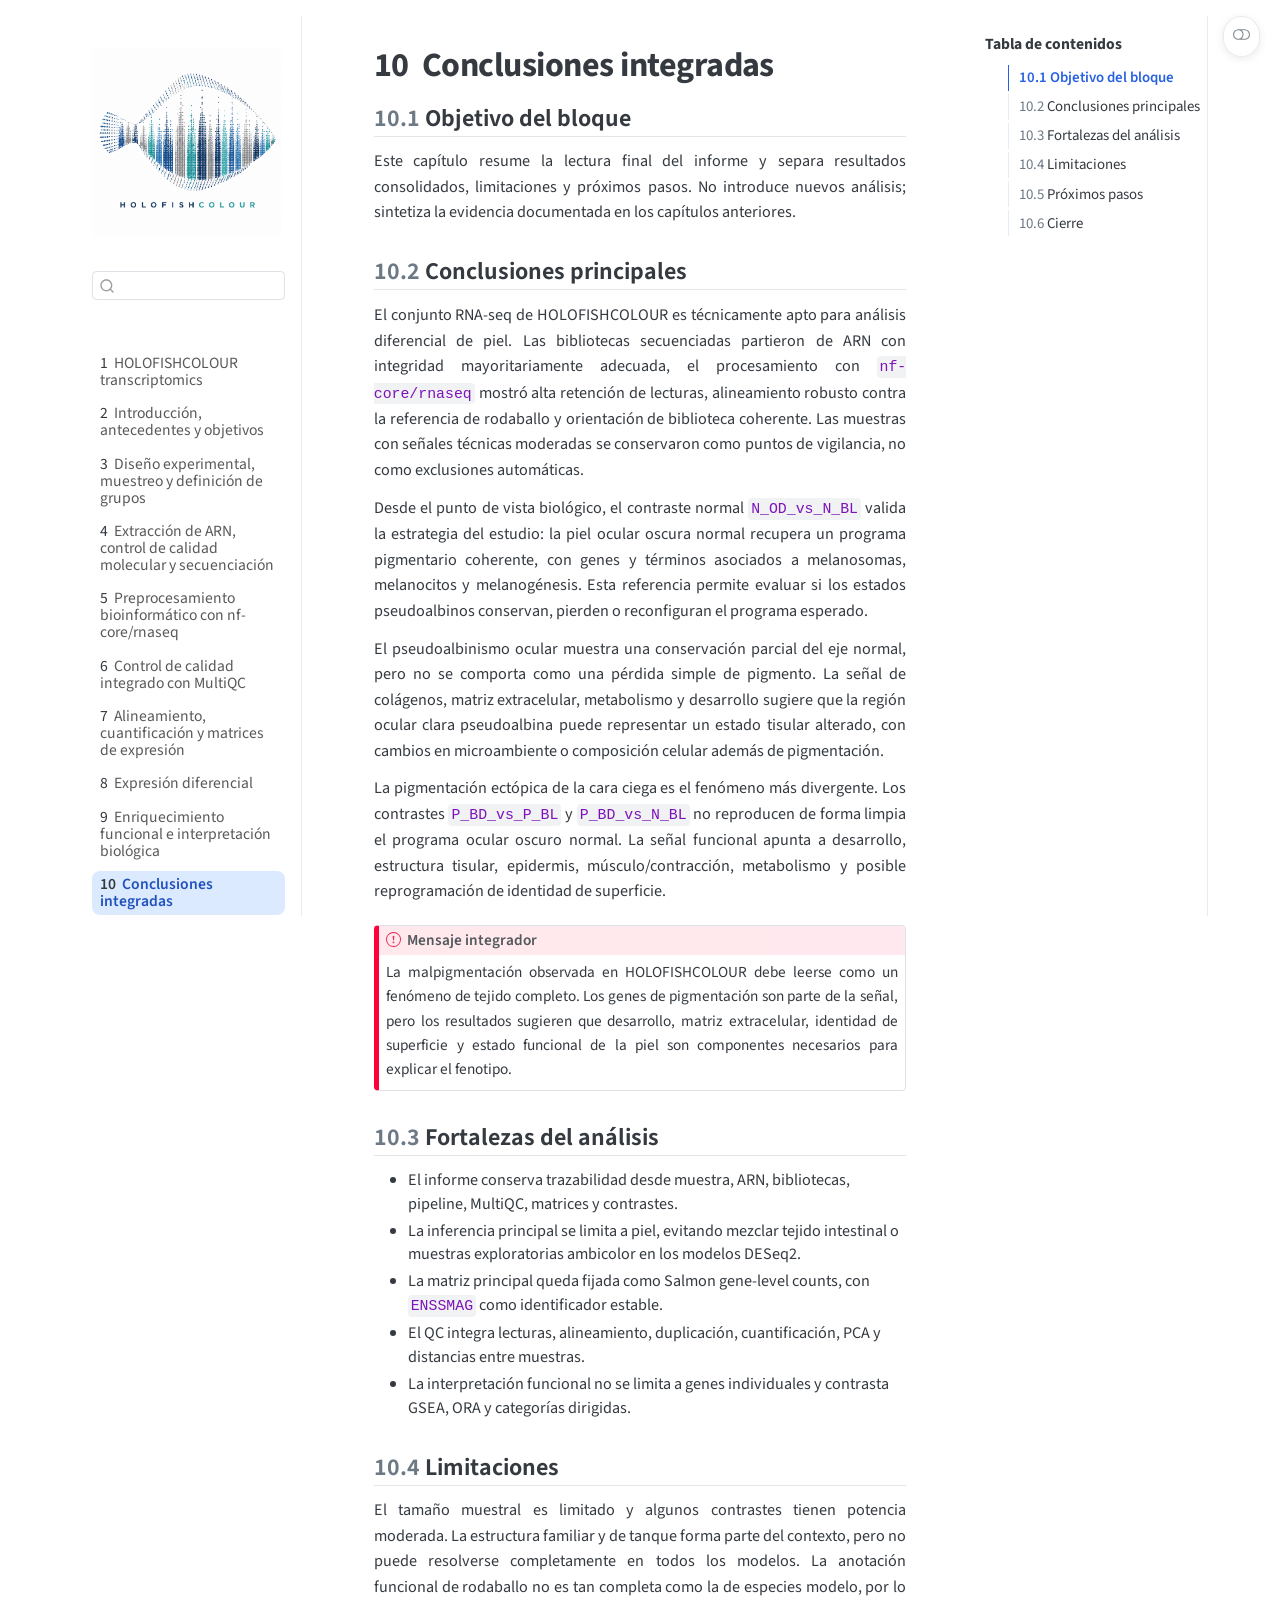
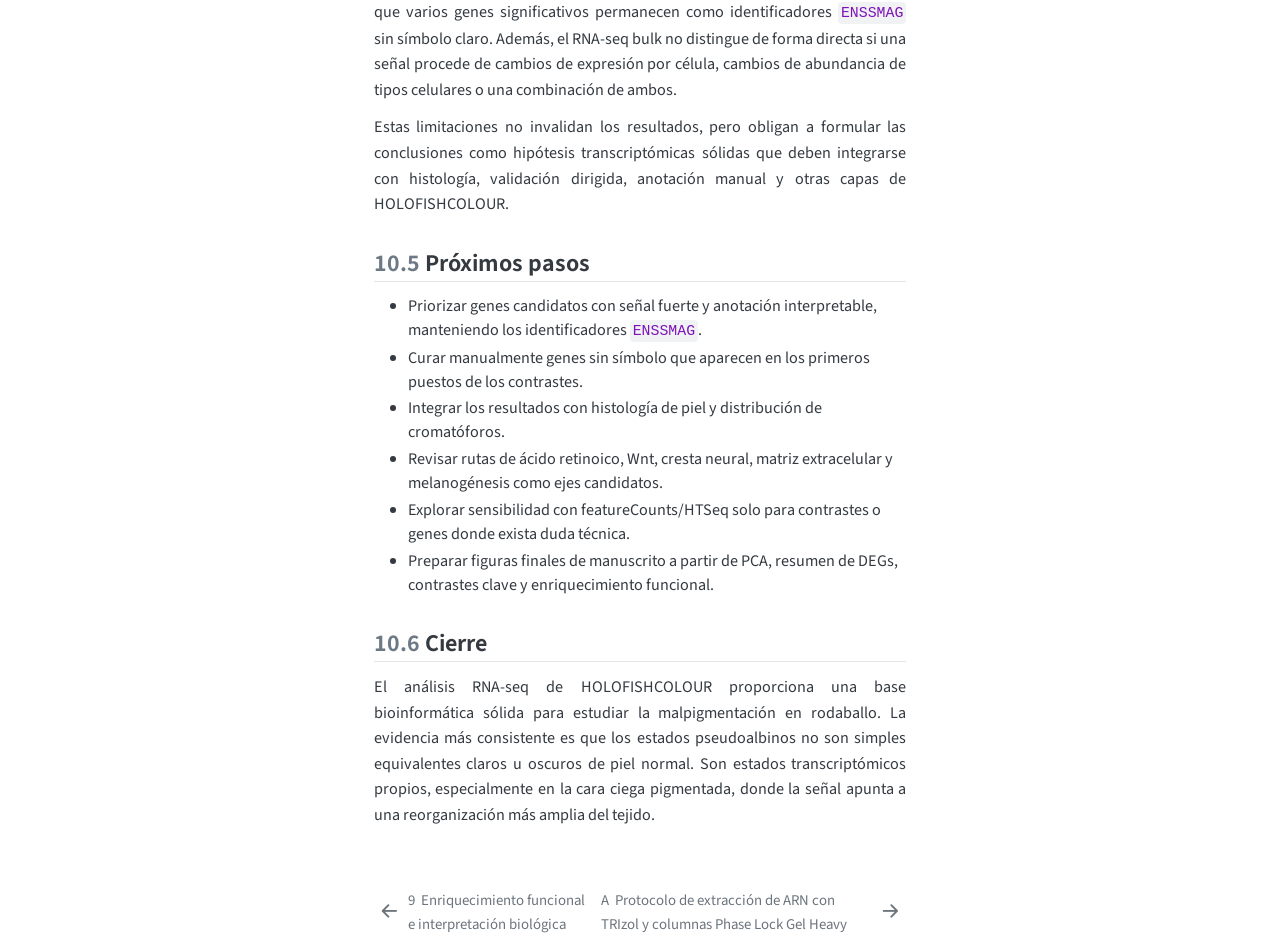
<file: docs/chapters/07_conclusions.html>
<!DOCTYPE html>
<html xmlns="http://www.w3.org/1999/xhtml" lang="es" xml:lang="es"><head>

<meta charset="utf-8">
<meta name="generator" content="quarto-1.8.27">

<meta name="viewport" content="width=device-width, initial-scale=1.0, user-scalable=yes">


<title>10&nbsp; Conclusiones integradas – HOLOFISHCOLOUR transcriptomics</title>
<style>
code{white-space: pre-wrap;}
span.smallcaps{font-variant: small-caps;}
div.columns{display: flex; gap: min(4vw, 1.5em);}
div.column{flex: auto; overflow-x: auto;}
div.hanging-indent{margin-left: 1.5em; text-indent: -1.5em;}
ul.task-list{list-style: none;}
ul.task-list li input[type="checkbox"] {
  width: 0.8em;
  margin: 0 0.8em 0.2em -1em; /* quarto-specific, see https://github.com/quarto-dev/quarto-cli/issues/4556 */ 
  vertical-align: middle;
}
</style>


<script src="../site_libs/quarto-nav/quarto-nav.js"></script>
<script src="../site_libs/quarto-nav/headroom.min.js"></script>
<script src="../site_libs/clipboard/clipboard.min.js"></script>
<script src="../site_libs/quarto-search/autocomplete.umd.js"></script>
<script src="../site_libs/quarto-search/fuse.min.js"></script>
<script src="../site_libs/quarto-search/quarto-search.js"></script>
<meta name="quarto:offset" content="../">
<link href="../appendices/rna_extraction_protocol.html" rel="next">
<link href="../chapters/06_functional_interpretation.html" rel="prev">
<script src="../site_libs/quarto-html/quarto.js" type="module"></script>
<script src="../site_libs/quarto-html/tabsets/tabsets.js" type="module"></script>
<script src="../site_libs/quarto-html/axe/axe-check.js" type="module"></script>
<script src="../site_libs/quarto-html/popper.min.js"></script>
<script src="../site_libs/quarto-html/tippy.umd.min.js"></script>
<script src="../site_libs/quarto-html/anchor.min.js"></script>
<link href="../site_libs/quarto-html/tippy.css" rel="stylesheet">
<link href="../site_libs/quarto-html/quarto-syntax-highlighting-ed96de9b727972fe78a7b5d16c58bf87.css" rel="stylesheet" class="quarto-color-scheme" id="quarto-text-highlighting-styles">
<link href="../site_libs/quarto-html/quarto-syntax-highlighting-dark-4d9afe2b8d18ee9fa5d0d57b5ed4214d.css" rel="stylesheet" class="quarto-color-scheme quarto-color-alternate" id="quarto-text-highlighting-styles">
<link href="../site_libs/quarto-html/quarto-syntax-highlighting-ed96de9b727972fe78a7b5d16c58bf87.css" rel="stylesheet" class="quarto-color-scheme-extra" id="quarto-text-highlighting-styles">
<script src="../site_libs/bootstrap/bootstrap.min.js"></script>
<link href="../site_libs/bootstrap/bootstrap-icons.css" rel="stylesheet">
<link href="../site_libs/bootstrap/bootstrap-0dd2bd5de344125cf763a379ddc3eb04.min.css" rel="stylesheet" append-hash="true" class="quarto-color-scheme" id="quarto-bootstrap" data-mode="light">
<link href="../site_libs/bootstrap/bootstrap-dark-7e34ecb6a0e7991f0346b0751d4a7c3f.min.css" rel="stylesheet" append-hash="true" class="quarto-color-scheme quarto-color-alternate" id="quarto-bootstrap" data-mode="dark">
<link href="../site_libs/bootstrap/bootstrap-0dd2bd5de344125cf763a379ddc3eb04.min.css" rel="stylesheet" append-hash="true" class="quarto-color-scheme-extra" id="quarto-bootstrap" data-mode="light">
<script id="quarto-search-options" type="application/json">{
  "location": "sidebar",
  "copy-button": false,
  "collapse-after": 3,
  "panel-placement": "start",
  "type": "textbox",
  "limit": 50,
  "keyboard-shortcut": [
    "f",
    "/",
    "s"
  ],
  "show-item-context": false,
  "language": {
    "search-no-results-text": "No se han encontrado resultados",
    "search-matching-documents-text": "documentos encontrados",
    "search-copy-link-title": "Copiar el enlace en la búsqueda",
    "search-hide-matches-text": "Ocultar resultados adicionales",
    "search-more-match-text": "resultado adicional en este documento",
    "search-more-matches-text": "resultados adicionales en este documento",
    "search-clear-button-title": "Borrar",
    "search-text-placeholder": "",
    "search-detached-cancel-button-title": "Cancelar",
    "search-submit-button-title": "Enviar",
    "search-label": "Buscar"
  }
}</script>
<style>html{ scroll-behavior: smooth; }</style>


<link rel="stylesheet" href="../styles.css">
</head>

<body class="nav-sidebar floating quarto-light"><script id="quarto-html-before-body" type="application/javascript">
    const toggleBodyColorMode = (bsSheetEl) => {
      const mode = bsSheetEl.getAttribute("data-mode");
      const bodyEl = window.document.querySelector("body");
      if (mode === "dark") {
        bodyEl.classList.add("quarto-dark");
        bodyEl.classList.remove("quarto-light");
      } else {
        bodyEl.classList.add("quarto-light");
        bodyEl.classList.remove("quarto-dark");
      }
    }
    const toggleBodyColorPrimary = () => {
      const bsSheetEl = window.document.querySelector("link#quarto-bootstrap:not([rel=disabled-stylesheet])");
      if (bsSheetEl) {
        toggleBodyColorMode(bsSheetEl);
      }
    }
    const setColorSchemeToggle = (alternate) => {
      const toggles = window.document.querySelectorAll('.quarto-color-scheme-toggle');
      for (let i=0; i < toggles.length; i++) {
        const toggle = toggles[i];
        if (toggle) {
          if (alternate) {
            toggle.classList.add("alternate");
          } else {
            toggle.classList.remove("alternate");
          }
        }
      }
    };
    const toggleColorMode = (alternate) => {
      // Switch the stylesheets
      const primaryStylesheets = window.document.querySelectorAll('link.quarto-color-scheme:not(.quarto-color-alternate)');
      const alternateStylesheets = window.document.querySelectorAll('link.quarto-color-scheme.quarto-color-alternate');
      manageTransitions('#quarto-margin-sidebar .nav-link', false);
      if (alternate) {
        // note: dark is layered on light, we don't disable primary!
        enableStylesheet(alternateStylesheets);
        for (const sheetNode of alternateStylesheets) {
          if (sheetNode.id === "quarto-bootstrap") {
            toggleBodyColorMode(sheetNode);
          }
        }
      } else {
        disableStylesheet(alternateStylesheets);
        enableStylesheet(primaryStylesheets)
        toggleBodyColorPrimary();
      }
      manageTransitions('#quarto-margin-sidebar .nav-link', true);
      // Switch the toggles
      setColorSchemeToggle(alternate)
      // Hack to workaround the fact that safari doesn't
      // properly recolor the scrollbar when toggling (#1455)
      if (navigator.userAgent.indexOf('Safari') > 0 && navigator.userAgent.indexOf('Chrome') == -1) {
        manageTransitions("body", false);
        window.scrollTo(0, 1);
        setTimeout(() => {
          window.scrollTo(0, 0);
          manageTransitions("body", true);
        }, 40);
      }
    }
    const disableStylesheet = (stylesheets) => {
      for (let i=0; i < stylesheets.length; i++) {
        const stylesheet = stylesheets[i];
        stylesheet.rel = 'disabled-stylesheet';
      }
    }
    const enableStylesheet = (stylesheets) => {
      for (let i=0; i < stylesheets.length; i++) {
        const stylesheet = stylesheets[i];
        if(stylesheet.rel !== 'stylesheet') { // for Chrome, which will still FOUC without this check
          stylesheet.rel = 'stylesheet';
        }
      }
    }
    const manageTransitions = (selector, allowTransitions) => {
      const els = window.document.querySelectorAll(selector);
      for (let i=0; i < els.length; i++) {
        const el = els[i];
        if (allowTransitions) {
          el.classList.remove('notransition');
        } else {
          el.classList.add('notransition');
        }
      }
    }
    const isFileUrl = () => {
      return window.location.protocol === 'file:';
    }
    const hasAlternateSentinel = () => {
      let styleSentinel = getColorSchemeSentinel();
      if (styleSentinel !== null) {
        return styleSentinel === "alternate";
      } else {
        return false;
      }
    }
    const setStyleSentinel = (alternate) => {
      const value = alternate ? "alternate" : "default";
      if (!isFileUrl()) {
        window.localStorage.setItem("quarto-color-scheme", value);
      } else {
        localAlternateSentinel = value;
      }
    }
    const getColorSchemeSentinel = () => {
      if (!isFileUrl()) {
        const storageValue = window.localStorage.getItem("quarto-color-scheme");
        return storageValue != null ? storageValue : localAlternateSentinel;
      } else {
        return localAlternateSentinel;
      }
    }
    const toggleGiscusIfUsed = (isAlternate, darkModeDefault) => {
      const baseTheme = document.querySelector('#giscus-base-theme')?.value ?? 'light';
      const alternateTheme = document.querySelector('#giscus-alt-theme')?.value ?? 'dark';
      let newTheme = '';
      if(authorPrefersDark) {
        newTheme = isAlternate ? baseTheme : alternateTheme;
      } else {
        newTheme = isAlternate ? alternateTheme : baseTheme;
      }
      const changeGiscusTheme = () => {
        // From: https://github.com/giscus/giscus/issues/336
        const sendMessage = (message) => {
          const iframe = document.querySelector('iframe.giscus-frame');
          if (!iframe) return;
          iframe.contentWindow.postMessage({ giscus: message }, 'https://giscus.app');
        }
        sendMessage({
          setConfig: {
            theme: newTheme
          }
        });
      }
      const isGiscussLoaded = window.document.querySelector('iframe.giscus-frame') !== null;
      if (isGiscussLoaded) {
        changeGiscusTheme();
      }
    };
    const authorPrefersDark = false;
    const darkModeDefault = authorPrefersDark;
      document.querySelector('link#quarto-text-highlighting-styles.quarto-color-scheme-extra').rel = 'disabled-stylesheet';
      document.querySelector('link#quarto-bootstrap.quarto-color-scheme-extra').rel = 'disabled-stylesheet';
    let localAlternateSentinel = darkModeDefault ? 'alternate' : 'default';
    // Dark / light mode switch
    window.quartoToggleColorScheme = () => {
      // Read the current dark / light value
      let toAlternate = !hasAlternateSentinel();
      toggleColorMode(toAlternate);
      setStyleSentinel(toAlternate);
      toggleGiscusIfUsed(toAlternate, darkModeDefault);
      window.dispatchEvent(new Event('resize'));
    };
    // Switch to dark mode if need be
    if (hasAlternateSentinel()) {
      toggleColorMode(true);
    } else {
      toggleColorMode(false);
    }
  </script>

<div id="quarto-search-results"></div>
  <header id="quarto-header" class="headroom fixed-top">
  <nav class="quarto-secondary-nav">
    <div class="container-fluid d-flex">
      <button type="button" class="quarto-btn-toggle btn" data-bs-toggle="collapse" role="button" data-bs-target=".quarto-sidebar-collapse-item" aria-controls="quarto-sidebar" aria-expanded="false" aria-label="Alternar barra lateral" onclick="if (window.quartoToggleHeadroom) { window.quartoToggleHeadroom(); }">
        <i class="bi bi-layout-text-sidebar-reverse"></i>
      </button>
        <nav class="quarto-page-breadcrumbs" aria-label="breadcrumb"><ol class="breadcrumb"><li class="breadcrumb-item"><a href="../chapters/07_conclusions.html"><span class="chapter-number">10</span>&nbsp; <span class="chapter-title">Conclusiones integradas</span></a></li></ol></nav>
        <a class="flex-grow-1" role="navigation" data-bs-toggle="collapse" data-bs-target=".quarto-sidebar-collapse-item" aria-controls="quarto-sidebar" aria-expanded="false" aria-label="Alternar barra lateral" onclick="if (window.quartoToggleHeadroom) { window.quartoToggleHeadroom(); }">      
        </a>
      <button type="button" class="btn quarto-search-button" aria-label="Buscar" onclick="window.quartoOpenSearch();">
        <i class="bi bi-search"></i>
      </button>
    </div>
  </nav>
</header>
<!-- content -->
<div id="quarto-content" class="quarto-container page-columns page-rows-contents page-layout-article">
<!-- sidebar -->
  <nav id="quarto-sidebar" class="sidebar collapse collapse-horizontal quarto-sidebar-collapse-item sidebar-navigation floating overflow-auto">
    <div class="pt-lg-2 mt-2 text-left sidebar-header sidebar-header-stacked">
      <a href="index.html" class="sidebar-logo-link">
      <img src="../images/holofishcolour_manhattan_logo_2026.png" alt="HOLOFISHCOLOUR" class="sidebar-logo light-content py-0 d-lg-inline d-none">
      <img src="../images/holofishcolour_manhattan_logo_2026.png" alt="HOLOFISHCOLOUR" class="sidebar-logo dark-content py-0 d-lg-inline d-none">
      </a>
    <div class="sidebar-title mb-0 py-0">
      <a href="../">HOLOFISHCOLOUR transcriptomics</a> 
        <div class="sidebar-tools-main">
  <a href="" class="quarto-color-scheme-toggle quarto-navigation-tool  px-1" onclick="window.quartoToggleColorScheme(); return false;" title="Alternar modo oscuro"><i class="bi"></i></a>
</div>
    </div>
      </div>
        <div class="mt-2 flex-shrink-0 align-items-center">
        <div class="sidebar-search">
        <div id="quarto-search" class="" title="Buscar"></div>
        </div>
        </div>
    <div class="sidebar-menu-container"> 
    <ul class="list-unstyled mt-1">
        <li class="sidebar-item">
  <div class="sidebar-item-container"> 
  <a href="../index.html" class="sidebar-item-text sidebar-link">
 <span class="menu-text"><span class="chapter-number">1</span>&nbsp; <span class="chapter-title">HOLOFISHCOLOUR transcriptomics</span></span></a>
  </div>
</li>
        <li class="sidebar-item">
  <div class="sidebar-item-container"> 
  <a href="../chapters/01_intro.html" class="sidebar-item-text sidebar-link">
 <span class="menu-text"><span class="chapter-number">2</span>&nbsp; <span class="chapter-title">Introducción, antecedentes y objetivos</span></span></a>
  </div>
</li>
        <li class="sidebar-item">
  <div class="sidebar-item-container"> 
  <a href="../chapters/02_exp_design.html" class="sidebar-item-text sidebar-link">
 <span class="menu-text"><span class="chapter-number">3</span>&nbsp; <span class="chapter-title">Diseño experimental, muestreo y definición de grupos</span></span></a>
  </div>
</li>
        <li class="sidebar-item">
  <div class="sidebar-item-container"> 
  <a href="../chapters/03_results.html" class="sidebar-item-text sidebar-link">
 <span class="menu-text"><span class="chapter-number">4</span>&nbsp; <span class="chapter-title">Extracción de ARN, control de calidad molecular y secuenciación</span></span></a>
  </div>
</li>
        <li class="sidebar-item">
  <div class="sidebar-item-container"> 
  <a href="../chapters/02_methods_nfcore.html" class="sidebar-item-text sidebar-link">
 <span class="menu-text"><span class="chapter-number">5</span>&nbsp; <span class="chapter-title">Preprocesamiento bioinformático con nf-core/rnaseq</span></span></a>
  </div>
</li>
        <li class="sidebar-item">
  <div class="sidebar-item-container"> 
  <a href="../chapters/03_qc_multiqc.html" class="sidebar-item-text sidebar-link">
 <span class="menu-text"><span class="chapter-number">6</span>&nbsp; <span class="chapter-title">Control de calidad integrado con MultiQC</span></span></a>
  </div>
</li>
        <li class="sidebar-item">
  <div class="sidebar-item-container"> 
  <a href="../chapters/04_alignment_quant.html" class="sidebar-item-text sidebar-link">
 <span class="menu-text"><span class="chapter-number">7</span>&nbsp; <span class="chapter-title">Alineamiento, cuantificación y matrices de expresión</span></span></a>
  </div>
</li>
        <li class="sidebar-item">
  <div class="sidebar-item-container"> 
  <a href="../chapters/05_differential_expression.html" class="sidebar-item-text sidebar-link">
 <span class="menu-text"><span class="chapter-number">8</span>&nbsp; <span class="chapter-title">Expresión diferencial</span></span></a>
  </div>
</li>
        <li class="sidebar-item">
  <div class="sidebar-item-container"> 
  <a href="../chapters/06_functional_interpretation.html" class="sidebar-item-text sidebar-link">
 <span class="menu-text"><span class="chapter-number">9</span>&nbsp; <span class="chapter-title">Enriquecimiento funcional e interpretación biológica</span></span></a>
  </div>
</li>
        <li class="sidebar-item">
  <div class="sidebar-item-container"> 
  <a href="../chapters/07_conclusions.html" class="sidebar-item-text sidebar-link active">
 <span class="menu-text"><span class="chapter-number">10</span>&nbsp; <span class="chapter-title">Conclusiones integradas</span></span></a>
  </div>
</li>
        <li class="sidebar-item sidebar-item-section">
      <div class="sidebar-item-container"> 
            <a class="sidebar-item-text sidebar-link text-start" data-bs-toggle="collapse" data-bs-target="#quarto-sidebar-section-1" role="navigation" aria-expanded="true">
 <span class="menu-text">Apéndices</span></a>
          <a class="sidebar-item-toggle text-start" data-bs-toggle="collapse" data-bs-target="#quarto-sidebar-section-1" role="navigation" aria-expanded="true" aria-label="Alternar sección">
            <i class="bi bi-chevron-right ms-2"></i>
          </a> 
      </div>
      <ul id="quarto-sidebar-section-1" class="collapse list-unstyled sidebar-section depth1 show">  
          <li class="sidebar-item">
  <div class="sidebar-item-container"> 
  <a href="../appendices/rna_extraction_protocol.html" class="sidebar-item-text sidebar-link">
 <span class="menu-text"><span class="chapter-number">A</span>&nbsp; <span class="chapter-title">Protocolo de extracción de ARN con TRIzol y columnas Phase Lock Gel Heavy</span></span></a>
  </div>
</li>
          <li class="sidebar-item">
  <div class="sidebar-item-container"> 
  <a href="../appendices/reproducibility.html" class="sidebar-item-text sidebar-link">
 <span class="menu-text"><span class="chapter-number">B</span>&nbsp; <span class="chapter-title">Reproducibilidad y decisiones analíticas</span></span></a>
  </div>
</li>
      </ul>
  </li>
    </ul>
    </div>
</nav>
<div id="quarto-sidebar-glass" class="quarto-sidebar-collapse-item" data-bs-toggle="collapse" data-bs-target=".quarto-sidebar-collapse-item"></div>
<!-- margin-sidebar -->
    <div id="quarto-margin-sidebar" class="sidebar margin-sidebar">
        <nav id="TOC" role="doc-toc" class="toc-active">
    <h2 id="toc-title">Tabla de contenidos</h2>
   
  <ul>
  <li><a href="#objetivo-del-bloque" id="toc-objetivo-del-bloque" class="nav-link active" data-scroll-target="#objetivo-del-bloque"><span class="header-section-number">10.1</span> Objetivo del bloque</a></li>
  <li><a href="#conclusiones-principales" id="toc-conclusiones-principales" class="nav-link" data-scroll-target="#conclusiones-principales"><span class="header-section-number">10.2</span> Conclusiones principales</a></li>
  <li><a href="#fortalezas-del-análisis" id="toc-fortalezas-del-análisis" class="nav-link" data-scroll-target="#fortalezas-del-análisis"><span class="header-section-number">10.3</span> Fortalezas del análisis</a></li>
  <li><a href="#limitaciones" id="toc-limitaciones" class="nav-link" data-scroll-target="#limitaciones"><span class="header-section-number">10.4</span> Limitaciones</a></li>
  <li><a href="#próximos-pasos" id="toc-próximos-pasos" class="nav-link" data-scroll-target="#próximos-pasos"><span class="header-section-number">10.5</span> Próximos pasos</a></li>
  <li><a href="#cierre" id="toc-cierre" class="nav-link" data-scroll-target="#cierre"><span class="header-section-number">10.6</span> Cierre</a></li>
  </ul>
</nav>
    </div>
<!-- main -->
<main class="content" id="quarto-document-content">


<header id="title-block-header" class="quarto-title-block default">
<div class="quarto-title">
<h1 class="title"><span class="chapter-number">10</span>&nbsp; <span class="chapter-title">Conclusiones integradas</span></h1>
</div>



<div class="quarto-title-meta">

    
  
    
  </div>
  


</header>


<section id="objetivo-del-bloque" class="level2" data-number="10.1">
<h2 data-number="10.1" class="anchored" data-anchor-id="objetivo-del-bloque"><span class="header-section-number">10.1</span> Objetivo del bloque</h2>
<p>Este capítulo resume la lectura final del informe y separa resultados consolidados, limitaciones y próximos pasos. No introduce nuevos análisis; sintetiza la evidencia documentada en los capítulos anteriores.</p>
</section>
<section id="conclusiones-principales" class="level2" data-number="10.2">
<h2 data-number="10.2" class="anchored" data-anchor-id="conclusiones-principales"><span class="header-section-number">10.2</span> Conclusiones principales</h2>
<p>El conjunto RNA-seq de HOLOFISHCOLOUR es técnicamente apto para análisis diferencial de piel. Las bibliotecas secuenciadas partieron de ARN con integridad mayoritariamente adecuada, el procesamiento con <code>nf-core/rnaseq</code> mostró alta retención de lecturas, alineamiento robusto contra la referencia de rodaballo y orientación de biblioteca coherente. Las muestras con señales técnicas moderadas se conservaron como puntos de vigilancia, no como exclusiones automáticas.</p>
<p>Desde el punto de vista biológico, el contraste normal <code>N_OD_vs_N_BL</code> valida la estrategia del estudio: la piel ocular oscura normal recupera un programa pigmentario coherente, con genes y términos asociados a melanosomas, melanocitos y melanogénesis. Esta referencia permite evaluar si los estados pseudoalbinos conservan, pierden o reconfiguran el programa esperado.</p>
<p>El pseudoalbinismo ocular muestra una conservación parcial del eje normal, pero no se comporta como una pérdida simple de pigmento. La señal de colágenos, matriz extracelular, metabolismo y desarrollo sugiere que la región ocular clara pseudoalbina puede representar un estado tisular alterado, con cambios en microambiente o composición celular además de pigmentación.</p>
<p>La pigmentación ectópica de la cara ciega es el fenómeno más divergente. Los contrastes <code>P_BD_vs_P_BL</code> y <code>P_BD_vs_N_BL</code> no reproducen de forma limpia el programa ocular oscuro normal. La señal funcional apunta a desarrollo, estructura tisular, epidermis, músculo/contracción, metabolismo y posible reprogramación de identidad de superficie.</p>
<div class="callout callout-style-default callout-important callout-titled" title="Mensaje integrador">
<div class="callout-header d-flex align-content-center">
<div class="callout-icon-container">
<i class="callout-icon"></i>
</div>
<div class="callout-title-container flex-fill">
<span class="screen-reader-only">Importante</span>Mensaje integrador
</div>
</div>
<div class="callout-body-container callout-body">
<p>La malpigmentación observada en HOLOFISHCOLOUR debe leerse como un fenómeno de tejido completo. Los genes de pigmentación son parte de la señal, pero los resultados sugieren que desarrollo, matriz extracelular, identidad de superficie y estado funcional de la piel son componentes necesarios para explicar el fenotipo.</p>
</div>
</div>
</section>
<section id="fortalezas-del-análisis" class="level2" data-number="10.3">
<h2 data-number="10.3" class="anchored" data-anchor-id="fortalezas-del-análisis"><span class="header-section-number">10.3</span> Fortalezas del análisis</h2>
<ul>
<li>El informe conserva trazabilidad desde muestra, ARN, bibliotecas, pipeline, MultiQC, matrices y contrastes.</li>
<li>La inferencia principal se limita a piel, evitando mezclar tejido intestinal o muestras exploratorias ambicolor en los modelos DESeq2.</li>
<li>La matriz principal queda fijada como Salmon gene-level counts, con <code>ENSSMAG</code> como identificador estable.</li>
<li>El QC integra lecturas, alineamiento, duplicación, cuantificación, PCA y distancias entre muestras.</li>
<li>La interpretación funcional no se limita a genes individuales y contrasta GSEA, ORA y categorías dirigidas.</li>
</ul>
</section>
<section id="limitaciones" class="level2" data-number="10.4">
<h2 data-number="10.4" class="anchored" data-anchor-id="limitaciones"><span class="header-section-number">10.4</span> Limitaciones</h2>
<p>El tamaño muestral es limitado y algunos contrastes tienen potencia moderada. La estructura familiar y de tanque forma parte del contexto, pero no puede resolverse completamente en todos los modelos. La anotación funcional de rodaballo no es tan completa como la de especies modelo, por lo que varios genes significativos permanecen como identificadores <code>ENSSMAG</code> sin símbolo claro. Además, el RNA-seq bulk no distingue de forma directa si una señal procede de cambios de expresión por célula, cambios de abundancia de tipos celulares o una combinación de ambos.</p>
<p>Estas limitaciones no invalidan los resultados, pero obligan a formular las conclusiones como hipótesis transcriptómicas sólidas que deben integrarse con histología, validación dirigida, anotación manual y otras capas de HOLOFISHCOLOUR.</p>
</section>
<section id="próximos-pasos" class="level2" data-number="10.5">
<h2 data-number="10.5" class="anchored" data-anchor-id="próximos-pasos"><span class="header-section-number">10.5</span> Próximos pasos</h2>
<ul>
<li>Priorizar genes candidatos con señal fuerte y anotación interpretable, manteniendo los identificadores <code>ENSSMAG</code>.</li>
<li>Curar manualmente genes sin símbolo que aparecen en los primeros puestos de los contrastes.</li>
<li>Integrar los resultados con histología de piel y distribución de cromatóforos.</li>
<li>Revisar rutas de ácido retinoico, Wnt, cresta neural, matriz extracelular y melanogénesis como ejes candidatos.</li>
<li>Explorar sensibilidad con featureCounts/HTSeq solo para contrastes o genes donde exista duda técnica.</li>
<li>Preparar figuras finales de manuscrito a partir de PCA, resumen de DEGs, contrastes clave y enriquecimiento funcional.</li>
</ul>
</section>
<section id="cierre" class="level2" data-number="10.6">
<h2 data-number="10.6" class="anchored" data-anchor-id="cierre"><span class="header-section-number">10.6</span> Cierre</h2>
<p>El análisis RNA-seq de HOLOFISHCOLOUR proporciona una base bioinformática sólida para estudiar la malpigmentación en rodaballo. La evidencia más consistente es que los estados pseudoalbinos no son simples equivalentes claros u oscuros de piel normal. Son estados transcriptómicos propios, especialmente en la cara ciega pigmentada, donde la señal apunta a una reorganización más amplia del tejido.</p>


</section>

</main> <!-- /main -->
<script id="quarto-html-after-body" type="application/javascript">
  window.document.addEventListener("DOMContentLoaded", function (event) {
    // Ensure there is a toggle, if there isn't float one in the top right
    if (window.document.querySelector('.quarto-color-scheme-toggle') === null) {
      const a = window.document.createElement('a');
      a.classList.add('top-right');
      a.classList.add('quarto-color-scheme-toggle');
      a.href = "";
      a.onclick = function() { try { window.quartoToggleColorScheme(); } catch {} return false; };
      const i = window.document.createElement("i");
      i.classList.add('bi');
      a.appendChild(i);
      window.document.body.appendChild(a);
    }
    setColorSchemeToggle(hasAlternateSentinel())
    const icon = "";
    const anchorJS = new window.AnchorJS();
    anchorJS.options = {
      placement: 'right',
      icon: icon
    };
    anchorJS.add('.anchored');
    const isCodeAnnotation = (el) => {
      for (const clz of el.classList) {
        if (clz.startsWith('code-annotation-')) {                     
          return true;
        }
      }
      return false;
    }
    const onCopySuccess = function(e) {
      // button target
      const button = e.trigger;
      // don't keep focus
      button.blur();
      // flash "checked"
      button.classList.add('code-copy-button-checked');
      var currentTitle = button.getAttribute("title");
      button.setAttribute("title", "Copiado");
      let tooltip;
      if (window.bootstrap) {
        button.setAttribute("data-bs-toggle", "tooltip");
        button.setAttribute("data-bs-placement", "left");
        button.setAttribute("data-bs-title", "Copiado");
        tooltip = new bootstrap.Tooltip(button, 
          { trigger: "manual", 
            customClass: "code-copy-button-tooltip",
            offset: [0, -8]});
        tooltip.show();    
      }
      setTimeout(function() {
        if (tooltip) {
          tooltip.hide();
          button.removeAttribute("data-bs-title");
          button.removeAttribute("data-bs-toggle");
          button.removeAttribute("data-bs-placement");
        }
        button.setAttribute("title", currentTitle);
        button.classList.remove('code-copy-button-checked');
      }, 1000);
      // clear code selection
      e.clearSelection();
    }
    const getTextToCopy = function(trigger) {
      const outerScaffold = trigger.parentElement.cloneNode(true);
      const codeEl = outerScaffold.querySelector('code');
      for (const childEl of codeEl.children) {
        if (isCodeAnnotation(childEl)) {
          childEl.remove();
        }
      }
      return codeEl.innerText;
    }
    const clipboard = new window.ClipboardJS('.code-copy-button:not([data-in-quarto-modal])', {
      text: getTextToCopy
    });
    clipboard.on('success', onCopySuccess);
    if (window.document.getElementById('quarto-embedded-source-code-modal')) {
      const clipboardModal = new window.ClipboardJS('.code-copy-button[data-in-quarto-modal]', {
        text: getTextToCopy,
        container: window.document.getElementById('quarto-embedded-source-code-modal')
      });
      clipboardModal.on('success', onCopySuccess);
    }
      var localhostRegex = new RegExp(/^(?:http|https):\/\/localhost\:?[0-9]*\//);
      var mailtoRegex = new RegExp(/^mailto:/);
        var filterRegex = new RegExp("https:\/\/dcosimber\.github\.io\/Transcriptomics\/");
      var isInternal = (href) => {
          return filterRegex.test(href) || localhostRegex.test(href) || mailtoRegex.test(href);
      }
      // Inspect non-navigation links and adorn them if external
     var links = window.document.querySelectorAll('a[href]:not(.nav-link):not(.navbar-brand):not(.toc-action):not(.sidebar-link):not(.sidebar-item-toggle):not(.pagination-link):not(.no-external):not([aria-hidden]):not(.dropdown-item):not(.quarto-navigation-tool):not(.about-link)');
      for (var i=0; i<links.length; i++) {
        const link = links[i];
        if (!isInternal(link.href)) {
          // undo the damage that might have been done by quarto-nav.js in the case of
          // links that we want to consider external
          if (link.dataset.originalHref !== undefined) {
            link.href = link.dataset.originalHref;
          }
            // target, if specified
            link.setAttribute("target", "_blank");
            if (link.getAttribute("rel") === null) {
              link.setAttribute("rel", "noopener");
            }
        }
      }
    function tippyHover(el, contentFn, onTriggerFn, onUntriggerFn) {
      const config = {
        allowHTML: true,
        maxWidth: 500,
        delay: 100,
        arrow: false,
        appendTo: function(el) {
            return el.parentElement;
        },
        interactive: true,
        interactiveBorder: 10,
        theme: 'quarto',
        placement: 'bottom-start',
      };
      if (contentFn) {
        config.content = contentFn;
      }
      if (onTriggerFn) {
        config.onTrigger = onTriggerFn;
      }
      if (onUntriggerFn) {
        config.onUntrigger = onUntriggerFn;
      }
      window.tippy(el, config); 
    }
    const noterefs = window.document.querySelectorAll('a[role="doc-noteref"]');
    for (var i=0; i<noterefs.length; i++) {
      const ref = noterefs[i];
      tippyHover(ref, function() {
        // use id or data attribute instead here
        let href = ref.getAttribute('data-footnote-href') || ref.getAttribute('href');
        try { href = new URL(href).hash; } catch {}
        const id = href.replace(/^#\/?/, "");
        const note = window.document.getElementById(id);
        if (note) {
          return note.innerHTML;
        } else {
          return "";
        }
      });
    }
    const xrefs = window.document.querySelectorAll('a.quarto-xref');
    const processXRef = (id, note) => {
      // Strip column container classes
      const stripColumnClz = (el) => {
        el.classList.remove("page-full", "page-columns");
        if (el.children) {
          for (const child of el.children) {
            stripColumnClz(child);
          }
        }
      }
      stripColumnClz(note)
      if (id === null || id.startsWith('sec-')) {
        // Special case sections, only their first couple elements
        const container = document.createElement("div");
        if (note.children && note.children.length > 2) {
          container.appendChild(note.children[0].cloneNode(true));
          for (let i = 1; i < note.children.length; i++) {
            const child = note.children[i];
            if (child.tagName === "P" && child.innerText === "") {
              continue;
            } else {
              container.appendChild(child.cloneNode(true));
              break;
            }
          }
          if (window.Quarto?.typesetMath) {
            window.Quarto.typesetMath(container);
          }
          return container.innerHTML
        } else {
          if (window.Quarto?.typesetMath) {
            window.Quarto.typesetMath(note);
          }
          return note.innerHTML;
        }
      } else {
        // Remove any anchor links if they are present
        const anchorLink = note.querySelector('a.anchorjs-link');
        if (anchorLink) {
          anchorLink.remove();
        }
        if (window.Quarto?.typesetMath) {
          window.Quarto.typesetMath(note);
        }
        if (note.classList.contains("callout")) {
          return note.outerHTML;
        } else {
          return note.innerHTML;
        }
      }
    }
    for (var i=0; i<xrefs.length; i++) {
      const xref = xrefs[i];
      tippyHover(xref, undefined, function(instance) {
        instance.disable();
        let url = xref.getAttribute('href');
        let hash = undefined; 
        if (url.startsWith('#')) {
          hash = url;
        } else {
          try { hash = new URL(url).hash; } catch {}
        }
        if (hash) {
          const id = hash.replace(/^#\/?/, "");
          const note = window.document.getElementById(id);
          if (note !== null) {
            try {
              const html = processXRef(id, note.cloneNode(true));
              instance.setContent(html);
            } finally {
              instance.enable();
              instance.show();
            }
          } else {
            // See if we can fetch this
            fetch(url.split('#')[0])
            .then(res => res.text())
            .then(html => {
              const parser = new DOMParser();
              const htmlDoc = parser.parseFromString(html, "text/html");
              const note = htmlDoc.getElementById(id);
              if (note !== null) {
                const html = processXRef(id, note);
                instance.setContent(html);
              } 
            }).finally(() => {
              instance.enable();
              instance.show();
            });
          }
        } else {
          // See if we can fetch a full url (with no hash to target)
          // This is a special case and we should probably do some content thinning / targeting
          fetch(url)
          .then(res => res.text())
          .then(html => {
            const parser = new DOMParser();
            const htmlDoc = parser.parseFromString(html, "text/html");
            const note = htmlDoc.querySelector('main.content');
            if (note !== null) {
              // This should only happen for chapter cross references
              // (since there is no id in the URL)
              // remove the first header
              if (note.children.length > 0 && note.children[0].tagName === "HEADER") {
                note.children[0].remove();
              }
              const html = processXRef(null, note);
              instance.setContent(html);
            } 
          }).finally(() => {
            instance.enable();
            instance.show();
          });
        }
      }, function(instance) {
      });
    }
        let selectedAnnoteEl;
        const selectorForAnnotation = ( cell, annotation) => {
          let cellAttr = 'data-code-cell="' + cell + '"';
          let lineAttr = 'data-code-annotation="' +  annotation + '"';
          const selector = 'span[' + cellAttr + '][' + lineAttr + ']';
          return selector;
        }
        const selectCodeLines = (annoteEl) => {
          const doc = window.document;
          const targetCell = annoteEl.getAttribute("data-target-cell");
          const targetAnnotation = annoteEl.getAttribute("data-target-annotation");
          const annoteSpan = window.document.querySelector(selectorForAnnotation(targetCell, targetAnnotation));
          const lines = annoteSpan.getAttribute("data-code-lines").split(",");
          const lineIds = lines.map((line) => {
            return targetCell + "-" + line;
          })
          let top = null;
          let height = null;
          let parent = null;
          if (lineIds.length > 0) {
              //compute the position of the single el (top and bottom and make a div)
              const el = window.document.getElementById(lineIds[0]);
              top = el.offsetTop;
              height = el.offsetHeight;
              parent = el.parentElement.parentElement;
            if (lineIds.length > 1) {
              const lastEl = window.document.getElementById(lineIds[lineIds.length - 1]);
              const bottom = lastEl.offsetTop + lastEl.offsetHeight;
              height = bottom - top;
            }
            if (top !== null && height !== null && parent !== null) {
              // cook up a div (if necessary) and position it 
              let div = window.document.getElementById("code-annotation-line-highlight");
              if (div === null) {
                div = window.document.createElement("div");
                div.setAttribute("id", "code-annotation-line-highlight");
                div.style.position = 'absolute';
                parent.appendChild(div);
              }
              div.style.top = top - 2 + "px";
              div.style.height = height + 4 + "px";
              div.style.left = 0;
              let gutterDiv = window.document.getElementById("code-annotation-line-highlight-gutter");
              if (gutterDiv === null) {
                gutterDiv = window.document.createElement("div");
                gutterDiv.setAttribute("id", "code-annotation-line-highlight-gutter");
                gutterDiv.style.position = 'absolute';
                const codeCell = window.document.getElementById(targetCell);
                const gutter = codeCell.querySelector('.code-annotation-gutter');
                gutter.appendChild(gutterDiv);
              }
              gutterDiv.style.top = top - 2 + "px";
              gutterDiv.style.height = height + 4 + "px";
            }
            selectedAnnoteEl = annoteEl;
          }
        };
        const unselectCodeLines = () => {
          const elementsIds = ["code-annotation-line-highlight", "code-annotation-line-highlight-gutter"];
          elementsIds.forEach((elId) => {
            const div = window.document.getElementById(elId);
            if (div) {
              div.remove();
            }
          });
          selectedAnnoteEl = undefined;
        };
          // Handle positioning of the toggle
      window.addEventListener(
        "resize",
        throttle(() => {
          elRect = undefined;
          if (selectedAnnoteEl) {
            selectCodeLines(selectedAnnoteEl);
          }
        }, 10)
      );
      function throttle(fn, ms) {
      let throttle = false;
      let timer;
        return (...args) => {
          if(!throttle) { // first call gets through
              fn.apply(this, args);
              throttle = true;
          } else { // all the others get throttled
              if(timer) clearTimeout(timer); // cancel #2
              timer = setTimeout(() => {
                fn.apply(this, args);
                timer = throttle = false;
              }, ms);
          }
        };
      }
        // Attach click handler to the DT
        const annoteDls = window.document.querySelectorAll('dt[data-target-cell]');
        for (const annoteDlNode of annoteDls) {
          annoteDlNode.addEventListener('click', (event) => {
            const clickedEl = event.target;
            if (clickedEl !== selectedAnnoteEl) {
              unselectCodeLines();
              const activeEl = window.document.querySelector('dt[data-target-cell].code-annotation-active');
              if (activeEl) {
                activeEl.classList.remove('code-annotation-active');
              }
              selectCodeLines(clickedEl);
              clickedEl.classList.add('code-annotation-active');
            } else {
              // Unselect the line
              unselectCodeLines();
              clickedEl.classList.remove('code-annotation-active');
            }
          });
        }
    const findCites = (el) => {
      const parentEl = el.parentElement;
      if (parentEl) {
        const cites = parentEl.dataset.cites;
        if (cites) {
          return {
            el,
            cites: cites.split(' ')
          };
        } else {
          return findCites(el.parentElement)
        }
      } else {
        return undefined;
      }
    };
    var bibliorefs = window.document.querySelectorAll('a[role="doc-biblioref"]');
    for (var i=0; i<bibliorefs.length; i++) {
      const ref = bibliorefs[i];
      const citeInfo = findCites(ref);
      if (citeInfo) {
        tippyHover(citeInfo.el, function() {
          var popup = window.document.createElement('div');
          citeInfo.cites.forEach(function(cite) {
            var citeDiv = window.document.createElement('div');
            citeDiv.classList.add('hanging-indent');
            citeDiv.classList.add('csl-entry');
            var biblioDiv = window.document.getElementById('ref-' + cite);
            if (biblioDiv) {
              citeDiv.innerHTML = biblioDiv.innerHTML;
            }
            popup.appendChild(citeDiv);
          });
          return popup.innerHTML;
        });
      }
    }
  });
  </script>
<nav class="page-navigation">
  <div class="nav-page nav-page-previous">
      <a href="../chapters/06_functional_interpretation.html" class="pagination-link" aria-label="Enriquecimiento funcional e interpretación biológica">
        <i class="bi bi-arrow-left-short"></i> <span class="nav-page-text"><span class="chapter-number">9</span>&nbsp; <span class="chapter-title">Enriquecimiento funcional e interpretación biológica</span></span>
      </a>          
  </div>
  <div class="nav-page nav-page-next">
      <a href="../appendices/rna_extraction_protocol.html" class="pagination-link" aria-label="Protocolo de extracción de ARN con TRIzol y columnas Phase Lock Gel Heavy">
        <span class="nav-page-text"><span class="chapter-number">A</span>&nbsp; <span class="chapter-title">Protocolo de extracción de ARN con TRIzol y columnas Phase Lock Gel Heavy</span></span> <i class="bi bi-arrow-right-short"></i>
      </a>
  </div>
</nav>
</div> <!-- /content -->




<script src="../site_libs/quarto-html/zenscroll-min.js"></script>
</body></html>
</file>
<file: docs/site_libs/quarto-html/tippy.css>
.tippy-box[data-animation=fade][data-state=hidden]{opacity:0}[data-tippy-root]{max-width:calc(100vw - 10px)}.tippy-box{position:relative;background-color:#333;color:#fff;border-radius:4px;font-size:14px;line-height:1.4;white-space:normal;outline:0;transition-property:transform,visibility,opacity}.tippy-box[data-placement^=top]>.tippy-arrow{bottom:0}.tippy-box[data-placement^=top]>.tippy-arrow:before{bottom:-7px;left:0;border-width:8px 8px 0;border-top-color:initial;transform-origin:center top}.tippy-box[data-placement^=bottom]>.tippy-arrow{top:0}.tippy-box[data-placement^=bottom]>.tippy-arrow:before{top:-7px;left:0;border-width:0 8px 8px;border-bottom-color:initial;transform-origin:center bottom}.tippy-box[data-placement^=left]>.tippy-arrow{right:0}.tippy-box[data-placement^=left]>.tippy-arrow:before{border-width:8px 0 8px 8px;border-left-color:initial;right:-7px;transform-origin:center left}.tippy-box[data-placement^=right]>.tippy-arrow{left:0}.tippy-box[data-placement^=right]>.tippy-arrow:before{left:-7px;border-width:8px 8px 8px 0;border-right-color:initial;transform-origin:center right}.tippy-box[data-inertia][data-state=visible]{transition-timing-function:cubic-bezier(.54,1.5,.38,1.11)}.tippy-arrow{width:16px;height:16px;color:#333}.tippy-arrow:before{content:"";position:absolute;border-color:transparent;border-style:solid}.tippy-content{position:relative;padding:5px 9px;z-index:1}
</file>
<file: docs/site_libs/quarto-html/quarto-syntax-highlighting-ed96de9b727972fe78a7b5d16c58bf87.css>
/* quarto syntax highlight colors */
:root {
  --quarto-hl-ot-color: #003B4F;
  --quarto-hl-at-color: #657422;
  --quarto-hl-ss-color: #20794D;
  --quarto-hl-an-color: #5E5E5E;
  --quarto-hl-fu-color: #4758AB;
  --quarto-hl-st-color: #20794D;
  --quarto-hl-cf-color: #003B4F;
  --quarto-hl-op-color: #5E5E5E;
  --quarto-hl-er-color: #AD0000;
  --quarto-hl-bn-color: #AD0000;
  --quarto-hl-al-color: #AD0000;
  --quarto-hl-va-color: #111111;
  --quarto-hl-bu-color: inherit;
  --quarto-hl-ex-color: inherit;
  --quarto-hl-pp-color: #AD0000;
  --quarto-hl-in-color: #5E5E5E;
  --quarto-hl-vs-color: #20794D;
  --quarto-hl-wa-color: #5E5E5E;
  --quarto-hl-do-color: #5E5E5E;
  --quarto-hl-im-color: #00769E;
  --quarto-hl-ch-color: #20794D;
  --quarto-hl-dt-color: #AD0000;
  --quarto-hl-fl-color: #AD0000;
  --quarto-hl-co-color: #5E5E5E;
  --quarto-hl-cv-color: #5E5E5E;
  --quarto-hl-cn-color: #8f5902;
  --quarto-hl-sc-color: #5E5E5E;
  --quarto-hl-dv-color: #AD0000;
  --quarto-hl-kw-color: #003B4F;
}

/* other quarto variables */
:root {
  --quarto-font-monospace: SFMono-Regular, Menlo, Monaco, Consolas, "Liberation Mono", "Courier New", monospace;
}

/* syntax highlight based on Pandoc's rules */
pre > code.sourceCode > span {
  color: #003B4F;
}

code.sourceCode > span {
  color: #003B4F;
}

div.sourceCode,
div.sourceCode pre.sourceCode {
  color: #003B4F;
}

/* Normal */
code span {
  color: #003B4F;
}

/* Alert */
code span.al {
  color: #AD0000;
  font-style: inherit;
}

/* Annotation */
code span.an {
  color: #5E5E5E;
  font-style: inherit;
}

/* Attribute */
code span.at {
  color: #657422;
  font-style: inherit;
}

/* BaseN */
code span.bn {
  color: #AD0000;
  font-style: inherit;
}

/* BuiltIn */
code span.bu {
  font-style: inherit;
}

/* ControlFlow */
code span.cf {
  color: #003B4F;
  font-weight: bold;
  font-style: inherit;
}

/* Char */
code span.ch {
  color: #20794D;
  font-style: inherit;
}

/* Constant */
code span.cn {
  color: #8f5902;
  font-style: inherit;
}

/* Comment */
code span.co {
  color: #5E5E5E;
  font-style: inherit;
}

/* CommentVar */
code span.cv {
  color: #5E5E5E;
  font-style: italic;
}

/* Documentation */
code span.do {
  color: #5E5E5E;
  font-style: italic;
}

/* DataType */
code span.dt {
  color: #AD0000;
  font-style: inherit;
}

/* DecVal */
code span.dv {
  color: #AD0000;
  font-style: inherit;
}

/* Error */
code span.er {
  color: #AD0000;
  font-style: inherit;
}

/* Extension */
code span.ex {
  font-style: inherit;
}

/* Float */
code span.fl {
  color: #AD0000;
  font-style: inherit;
}

/* Function */
code span.fu {
  color: #4758AB;
  font-style: inherit;
}

/* Import */
code span.im {
  color: #00769E;
  font-style: inherit;
}

/* Information */
code span.in {
  color: #5E5E5E;
  font-style: inherit;
}

/* Keyword */
code span.kw {
  color: #003B4F;
  font-weight: bold;
  font-style: inherit;
}

/* Operator */
code span.op {
  color: #5E5E5E;
  font-style: inherit;
}

/* Other */
code span.ot {
  color: #003B4F;
  font-style: inherit;
}

/* Preprocessor */
code span.pp {
  color: #AD0000;
  font-style: inherit;
}

/* SpecialChar */
code span.sc {
  color: #5E5E5E;
  font-style: inherit;
}

/* SpecialString */
code span.ss {
  color: #20794D;
  font-style: inherit;
}

/* String */
code span.st {
  color: #20794D;
  font-style: inherit;
}

/* Variable */
code span.va {
  color: #111111;
  font-style: inherit;
}

/* VerbatimString */
code span.vs {
  color: #20794D;
  font-style: inherit;
}

/* Warning */
code span.wa {
  color: #5E5E5E;
  font-style: italic;
}

.prevent-inlining {
  content: "</";
}

/*# sourceMappingURL=0920dd6d7437995b8cdf7429764427b1.css.map */
</file>
<file: docs/site_libs/quarto-html/quarto-syntax-highlighting-dark-4d9afe2b8d18ee9fa5d0d57b5ed4214d.css>
/* quarto syntax highlight colors */
:root {
  --quarto-hl-al-color: #f07178;
  --quarto-hl-an-color: #d4d0ab;
  --quarto-hl-at-color: #00e0e0;
  --quarto-hl-bn-color: #d4d0ab;
  --quarto-hl-bu-color: #abe338;
  --quarto-hl-ch-color: #abe338;
  --quarto-hl-co-color: #f8f8f2;
  --quarto-hl-cv-color: #ffd700;
  --quarto-hl-cn-color: #ffd700;
  --quarto-hl-cf-color: #ffa07a;
  --quarto-hl-dt-color: #ffa07a;
  --quarto-hl-dv-color: #d4d0ab;
  --quarto-hl-do-color: #f8f8f2;
  --quarto-hl-er-color: #f07178;
  --quarto-hl-ex-color: #00e0e0;
  --quarto-hl-fl-color: #d4d0ab;
  --quarto-hl-fu-color: #ffa07a;
  --quarto-hl-im-color: #abe338;
  --quarto-hl-in-color: #d4d0ab;
  --quarto-hl-kw-color: #ffa07a;
  --quarto-hl-op-color: #ffa07a;
  --quarto-hl-ot-color: #00e0e0;
  --quarto-hl-pp-color: #dcc6e0;
  --quarto-hl-re-color: #00e0e0;
  --quarto-hl-sc-color: #abe338;
  --quarto-hl-ss-color: #abe338;
  --quarto-hl-st-color: #abe338;
  --quarto-hl-va-color: #00e0e0;
  --quarto-hl-vs-color: #abe338;
  --quarto-hl-wa-color: #dcc6e0;
}

/* other quarto variables */
:root {
  --quarto-font-monospace: SFMono-Regular, Menlo, Monaco, Consolas, "Liberation Mono", "Courier New", monospace;
}

/* syntax highlight based on Pandoc's rules */
pre > code.sourceCode > span {
  color: #f8f8f2;
}

code.sourceCode > span {
  color: #f8f8f2;
}

div.sourceCode,
div.sourceCode pre.sourceCode {
  color: #f8f8f2;
}

/* Normal */
code span {
  color: #f8f8f2;
}

/* Alert */
code span.al {
  color: #f07178;
}

/* Annotation */
code span.an {
  color: #d4d0ab;
}

/* Attribute */
code span.at {
  color: #00e0e0;
}

/* BaseN */
code span.bn {
  color: #d4d0ab;
}

/* BuiltIn */
code span.bu {
  color: #abe338;
}

/* ControlFlow */
code span.cf {
  font-weight: bold;
  color: #ffa07a;
}

/* Char */
code span.ch {
  color: #abe338;
}

/* Constant */
code span.cn {
  color: #ffd700;
}

/* Comment */
code span.co {
  font-style: italic;
  color: #f8f8f2;
}

/* CommentVar */
code span.cv {
  color: #ffd700;
}

/* Documentation */
code span.do {
  color: #f8f8f2;
}

/* DataType */
code span.dt {
  color: #ffa07a;
}

/* DecVal */
code span.dv {
  color: #d4d0ab;
}

/* Error */
code span.er {
  color: #f07178;
  text-decoration: underline;
}

/* Extension */
code span.ex {
  font-weight: bold;
  color: #00e0e0;
}

/* Float */
code span.fl {
  color: #d4d0ab;
}

/* Function */
code span.fu {
  color: #ffa07a;
}

/* Import */
code span.im {
  color: #abe338;
}

/* Information */
code span.in {
  color: #d4d0ab;
}

/* Keyword */
code span.kw {
  font-weight: bold;
  color: #ffa07a;
}

/* Operator */
code span.op {
  color: #ffa07a;
}

/* Other */
code span.ot {
  color: #00e0e0;
}

/* Preprocessor */
code span.pp {
  color: #dcc6e0;
}

/* RegionMarker */
code span.re {
  background-color: #f8f8f2;
  color: #00e0e0;
}

/* SpecialChar */
code span.sc {
  color: #abe338;
}

/* SpecialString */
code span.ss {
  color: #abe338;
}

/* String */
code span.st {
  color: #abe338;
}

/* Variable */
code span.va {
  color: #00e0e0;
}

/* VerbatimString */
code span.vs {
  color: #abe338;
}

/* Warning */
code span.wa {
  color: #dcc6e0;
}

.prevent-inlining {
  content: "</";
}

/*# sourceMappingURL=86edf53ecdff796acf02dbceed379426.css.map */
</file>
<file: docs/styles.css>
/* =====================================================
   Holofishcolour — Quarto Book styling
   Layout:
   - Left: global book navigation
   - Center: content
   - Right: page TOC
   Theme:
   - light: cosmo
   - dark: darkly
   ===================================================== */


/* -----------------------------------------------------
   1. Global typography
   ----------------------------------------------------- */

body {
  font-size: 0.95rem;
  line-height: 1.58;
}

p {
  text-align: justify;
  text-justify: inter-word;
  hyphens: auto;
  margin-bottom: 0.72rem;
}

li {
  line-height: 1.48;
  margin-bottom: 0.18rem;
}

pre,
code {
  font-size: 0.92em;
  text-align: left;
  hyphens: none;
}

pre code {
  white-space: pre-wrap;
}


/* -----------------------------------------------------
   2. Main content area
   ----------------------------------------------------- */

#quarto-content {
  padding-top: 0.95rem;
}

main.content,
#quarto-document-content {
  max-width: 900px;
}

section {
  margin-bottom: 1.85rem;
}


/* -----------------------------------------------------
   3. Headings
   ----------------------------------------------------- */

h1, h2, h3, h4 {
  line-height: 1.22;
  margin-top: 1.35em;
  margin-bottom: 0.48em;
}

h1 {
  font-size: 2rem;
  font-weight: 700;
  letter-spacing: -0.015em;
}

h2 {
  font-size: 1.42rem;
  font-weight: 650;
  padding-bottom: 0.15rem;
  border-bottom: 1px solid rgba(0, 0, 0, 0.10);
}

h3 {
  font-size: 1.18rem;
  font-weight: 600;
}

h4 {
  font-weight: 600;
  font-size: 1rem;
}


/* -----------------------------------------------------
   4. Left sidebar = book navigation
   ----------------------------------------------------- */

#quarto-sidebar,
.sidebar {
  border-right: 1px solid rgba(0, 0, 0, 0.08);
}

/* Hide sidebar title text and keep the project logo as the visual anchor */
#quarto-sidebar .sidebar-title-text {
  display: none !important;
}

#quarto-sidebar .sidebar-title {
  display: flex;
  align-items: center;
  justify-content: center;
  padding-top: 0.35rem;
  padding-bottom: 0.25rem;
  margin-bottom: 0.2rem;
  min-height: auto;
}

#quarto-sidebar .sidebar-logo {
  max-width: 190px;
  width: 100%;
  height: auto;
  display: block;
  margin: 0 auto;
  border-radius: 0;
}

/* Hide only the text title below the logo; keep sidebar tools available */
#quarto-sidebar .sidebar-title > a {
  display: none !important;
}

#quarto-sidebar .sidebar-tools-main {
  display: block !important;
}

#quarto-sidebar .sidebar-menu-container {
  margin-top: 0.6rem;
}

#quarto-sidebar .sidebar-item-container {
  margin-bottom: 0.18rem;
}

#quarto-sidebar .sidebar-item-text,
#quarto-sidebar .sidebar-link {
  border-radius: 8px;
  padding: 0.28rem 0.5rem;
  font-size: 0.92rem;
  transition: background-color 0.16s ease, color 0.16s ease;
}

#quarto-sidebar .sidebar-item-text:hover,
#quarto-sidebar .sidebar-link:hover {
  text-decoration: none;
  background-color: rgba(13, 110, 253, 0.08);
}

#quarto-sidebar .sidebar-item-text.sidebar-link.active,
#quarto-sidebar .active > .sidebar-item-text,
#quarto-sidebar .active > .sidebar-link {
  background-color: rgba(13, 110, 253, 0.14);
  font-weight: 600;
}

#quarto-sidebar .sidebar-search {
  margin-bottom: 1rem;
}

#quarto-sidebar input[type="search"] {
  border-radius: 8px;
}


/* -----------------------------------------------------
   5. Avoid TOC duplication look on left
   ----------------------------------------------------- */

#quarto-sidebar #TOC,
#quarto-sidebar .toc-actions,
#quarto-sidebar .sidebar-toc {
  border: none;
  padding: 0;
  margin: 0;
}


/* -----------------------------------------------------
   6. Right sidebar = page TOC
   ----------------------------------------------------- */

.margin-sidebar,
#TOC {
  font-size: 0.86rem;
}

#TOC {
  padding-left: 0.4rem;
}

#TOC > h2 {
  font-size: 0.92rem;
  font-weight: 700;
  margin-bottom: 0.6rem;
}

#TOC ul {
  padding-left: 0.95rem;
  margin-bottom: 0;
}

#TOC li {
  margin-bottom: 0.18rem;
}

#TOC a {
  text-decoration: none;
  line-height: 1.3;
}

#TOC a:hover {
  text-decoration: underline;
}

#TOC .active {
  font-weight: 600;
}


/* -----------------------------------------------------
   7. Title block / metadata
   ----------------------------------------------------- */

.quarto-title-banner {
  margin-bottom: 1rem;
}

.quarto-title-meta {
  font-size: 0.86rem;
  line-height: 1.4;
}

.quarto-title-meta-heading {
  font-size: 0.72rem;
  text-transform: uppercase;
  letter-spacing: 0.03em;
  opacity: 0.75;
}

.project-brand {
  margin: 0.4rem auto 1.7rem;
  text-align: center;
}

.project-brand p {
  text-align: center;
}

.project-logo {
  width: min(100%, 500px);
  height: auto;
  border-radius: 0;
}


/* -----------------------------------------------------
   8. Tables
   ----------------------------------------------------- */

table {
  margin-left: auto;
  margin-right: auto;
  border-collapse: collapse;
  font-size: 0.88em;
  width: auto;
  max-width: 100%;
}

th {
  text-align: center;
  vertical-align: middle;
  font-weight: 600;
  padding: 0.5em 0.68em;
  color: #1f2933;
  background-color: #d8dee6;
  border-bottom: 1px solid #aeb7c2;
}

td {
  vertical-align: middle;
  padding: 0.48em 0.65em;
}

tbody tr:nth-child(even) {
  background-color: rgba(0, 0, 0, 0.018);
}

tbody tr:hover {
  background-color: rgba(0, 0, 0, 0.045);
}

.rna-gel-table {
  overflow-x: auto;
  margin: 1rem 0 1.35rem;
}

.rna-gel-table table {
  min-width: 780px;
  font-size: 0.78rem;
}

.rna-gel-table th,
.rna-gel-table td {
  padding: 0.42em 0.55em;
}

.rna-gel-table td img {
  display: block;
  max-width: 150px;
  min-width: 120px;
}


/* -----------------------------------------------------
   9. Figures & images
   ----------------------------------------------------- */

img {
  max-width: 100%;
  height: auto;
  border-radius: 6px;
}

a.lightbox img {
  cursor: zoom-in;
}

figure {
  margin-top: 1rem;
  margin-bottom: 1.2rem;
}

figcaption {
  text-align: justify;
  text-justify: inter-word;
  hyphens: auto;
  font-size: 0.86em;
  color: #5f6b7a;
  margin-top: 0.45em;
}

/* MultiQC integration */
.multiqc-link-row {
  display: flex;
  flex-wrap: wrap;
  gap: 0.65rem;
  margin-top: 0.85rem;
}

.metric-grid {
  display: grid;
  grid-template-columns: repeat(auto-fit, minmax(150px, 1fr));
  gap: 0.8rem;
  margin: 1.1rem 0 1.45rem;
}

.metric-card {
  border: 1px solid rgba(0, 0, 0, 0.10);
  border-radius: 8px;
  padding: 0.75rem 0.85rem;
  background: rgba(0, 0, 0, 0.018);
}

.metric-card p {
  margin-bottom: 0;
  text-align: left;
}

.metric-card strong {
  display: block;
  font-size: 1.32rem;
  line-height: 1.1;
  margin-bottom: 0.35rem;
}

.multiqc-details {
  border: 1px solid rgba(0, 0, 0, 0.10);
  border-radius: 8px;
  padding: 0.65rem 0.75rem;
  margin: 1rem 0 1.35rem;
}

.multiqc-details summary {
  cursor: pointer;
  font-weight: 650;
}

.multiqc-table-actions {
  display: flex;
  align-items: center;
  justify-content: space-between;
  gap: 0.75rem;
  margin: 0.85rem 0 0.55rem;
}

.multiqc-table-caption {
  margin-bottom: 0;
  font-size: 0.84rem;
  color: #5f6b7a;
  text-align: left;
}

.multiqc-copy-button {
  flex: 0 0 auto;
  border: 1px solid rgba(13, 110, 253, 0.35);
  border-radius: 8px;
  padding: 0.28rem 0.55rem;
  background: rgba(13, 110, 253, 0.08);
  color: #0d6efd;
  font-size: 0.78rem;
  line-height: 1.2;
}

.multiqc-copy-button:hover {
  background: rgba(13, 110, 253, 0.14);
}

.multiqc-copy-table-wrapper {
  max-height: 520px;
  overflow: auto;
  border: 1px solid rgba(0, 0, 0, 0.08);
  border-radius: 8px;
}

.multiqc-copy-table {
  width: max-content;
  min-width: 100%;
  margin: 0;
  font-size: 0.76rem;
  line-height: 1.26;
}

.multiqc-copy-table th {
  position: sticky;
  top: 0;
  z-index: 1;
  white-space: nowrap;
}

.multiqc-copy-table td {
  white-space: nowrap;
}


/* -----------------------------------------------------
   10. Code blocks
   ----------------------------------------------------- */

pre {
  border-radius: 8px;
  padding: 0.75rem 0.85rem;
  font-size: 0.86rem;
}

code {
  border-radius: 4px;
  padding: 0.08rem 0.28rem;
}


/* -----------------------------------------------------
   11. Bibliography
   ----------------------------------------------------- */

#refs .csl-entry {
  margin-bottom: 1em !important;
  text-align: justify;
  text-justify: inter-word;
}


/* -----------------------------------------------------
   12. Theme toggle placement
   ----------------------------------------------------- */

/* Move the light/dark toggle to the top-right corner */
.quarto-color-scheme-toggle,
#quarto-color-scheme-toggle,
a.quarto-color-scheme-toggle,
button.quarto-color-scheme-toggle {
  position: fixed !important;
  top: 16px !important;
  right: 20px !important;
  left: auto !important;
  bottom: auto !important;
  z-index: 3000 !important;
  border-radius: 999px;
  display: inline-flex !important;
  align-items: center;
  justify-content: center;
  min-width: 2.2rem;
  min-height: 2.2rem;
  padding: 0.35rem 0.55rem;
  border: 1px solid rgba(0, 0, 0, 0.12);
  box-shadow: 0 2px 10px rgba(0, 0, 0, 0.12);
}

/* Slightly soften appearance over light theme */
html:not(.quarto-dark) .quarto-color-scheme-toggle,
html:not(.quarto-dark) #quarto-color-scheme-toggle,
html:not(.quarto-dark) a.quarto-color-scheme-toggle,
html:not(.quarto-dark) button.quarto-color-scheme-toggle {
  background: rgba(255, 255, 255, 0.92);
}

/* Slightly soften appearance over dark theme */
html.quarto-dark .quarto-color-scheme-toggle,
html.quarto-dark #quarto-color-scheme-toggle,
html.quarto-dark a.quarto-color-scheme-toggle,
html.quarto-dark button.quarto-color-scheme-toggle {
  background: rgba(33, 37, 41, 0.88);
  border-color: rgba(255, 255, 255, 0.18);
}


/* -----------------------------------------------------
   13. Wide-screen balance
   ----------------------------------------------------- */

@media (min-width: 1200px) {
  #quarto-content {
    column-gap: 1.4rem;
  }
}


/* -----------------------------------------------------
   14. Dark mode refinements
   ----------------------------------------------------- */

.quarto-dark h2 {
  border-bottom: 1px solid rgba(255, 255, 255, 0.10);
}

.quarto-dark #quarto-sidebar,
.quarto-dark .sidebar {
  border-right: 1px solid rgba(255, 255, 255, 0.08);
}

.quarto-dark #quarto-sidebar .sidebar-item-text:hover,
.quarto-dark #quarto-sidebar .sidebar-link:hover {
  background-color: rgba(255, 255, 255, 0.08);
}

.quarto-dark #quarto-sidebar .sidebar-item-text.sidebar-link.active,
.quarto-dark #quarto-sidebar .active > .sidebar-item-text,
.quarto-dark #quarto-sidebar .active > .sidebar-link {
  background-color: rgba(255, 255, 255, 0.12);
}

.quarto-dark th {
  color: #f1f5f9;
  background-color: #334155;
  border-bottom-color: #64748b;
}

.quarto-dark tbody tr:nth-child(even) {
  background-color: rgba(255, 255, 255, 0.03);
}

.quarto-dark tbody tr:hover {
  background-color: rgba(255, 255, 255, 0.06);
}

.quarto-dark figcaption {
  color: #c7d0d9;
}

.quarto-dark code {
  color: inherit;
}

.quarto-dark .metric-card,
.quarto-dark .multiqc-details {
  border-color: rgba(255, 255, 255, 0.10);
  background: rgba(255, 255, 255, 0.035);
}

.quarto-dark .multiqc-table-caption {
  color: #c7d0d9;
}

.quarto-dark .multiqc-copy-button {
  border-color: rgba(140, 186, 255, 0.38);
  background: rgba(140, 186, 255, 0.10);
  color: #b9d5ff;
}

.quarto-dark .multiqc-copy-button:hover {
  background: rgba(140, 186, 255, 0.18);
}

.quarto-dark .multiqc-copy-table-wrapper {
  border-color: rgba(255, 255, 255, 0.10);
}
</file>
